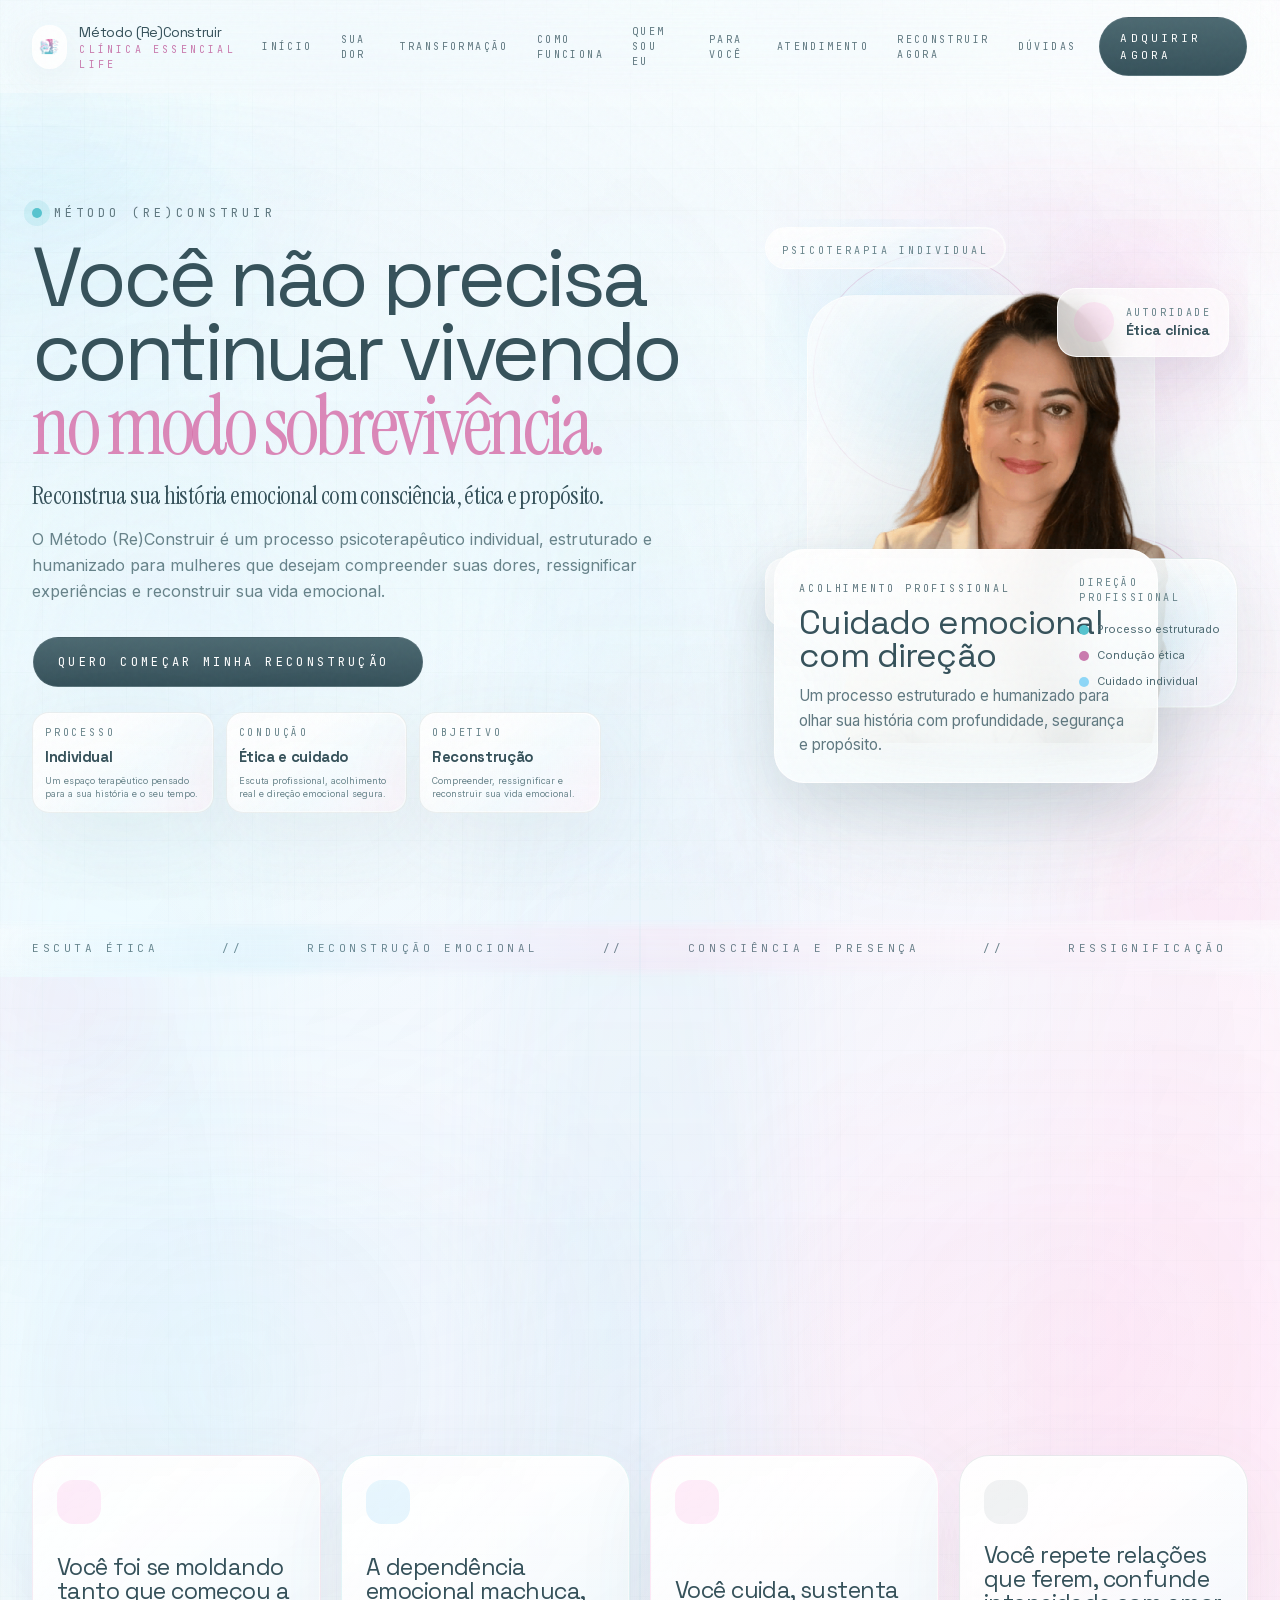
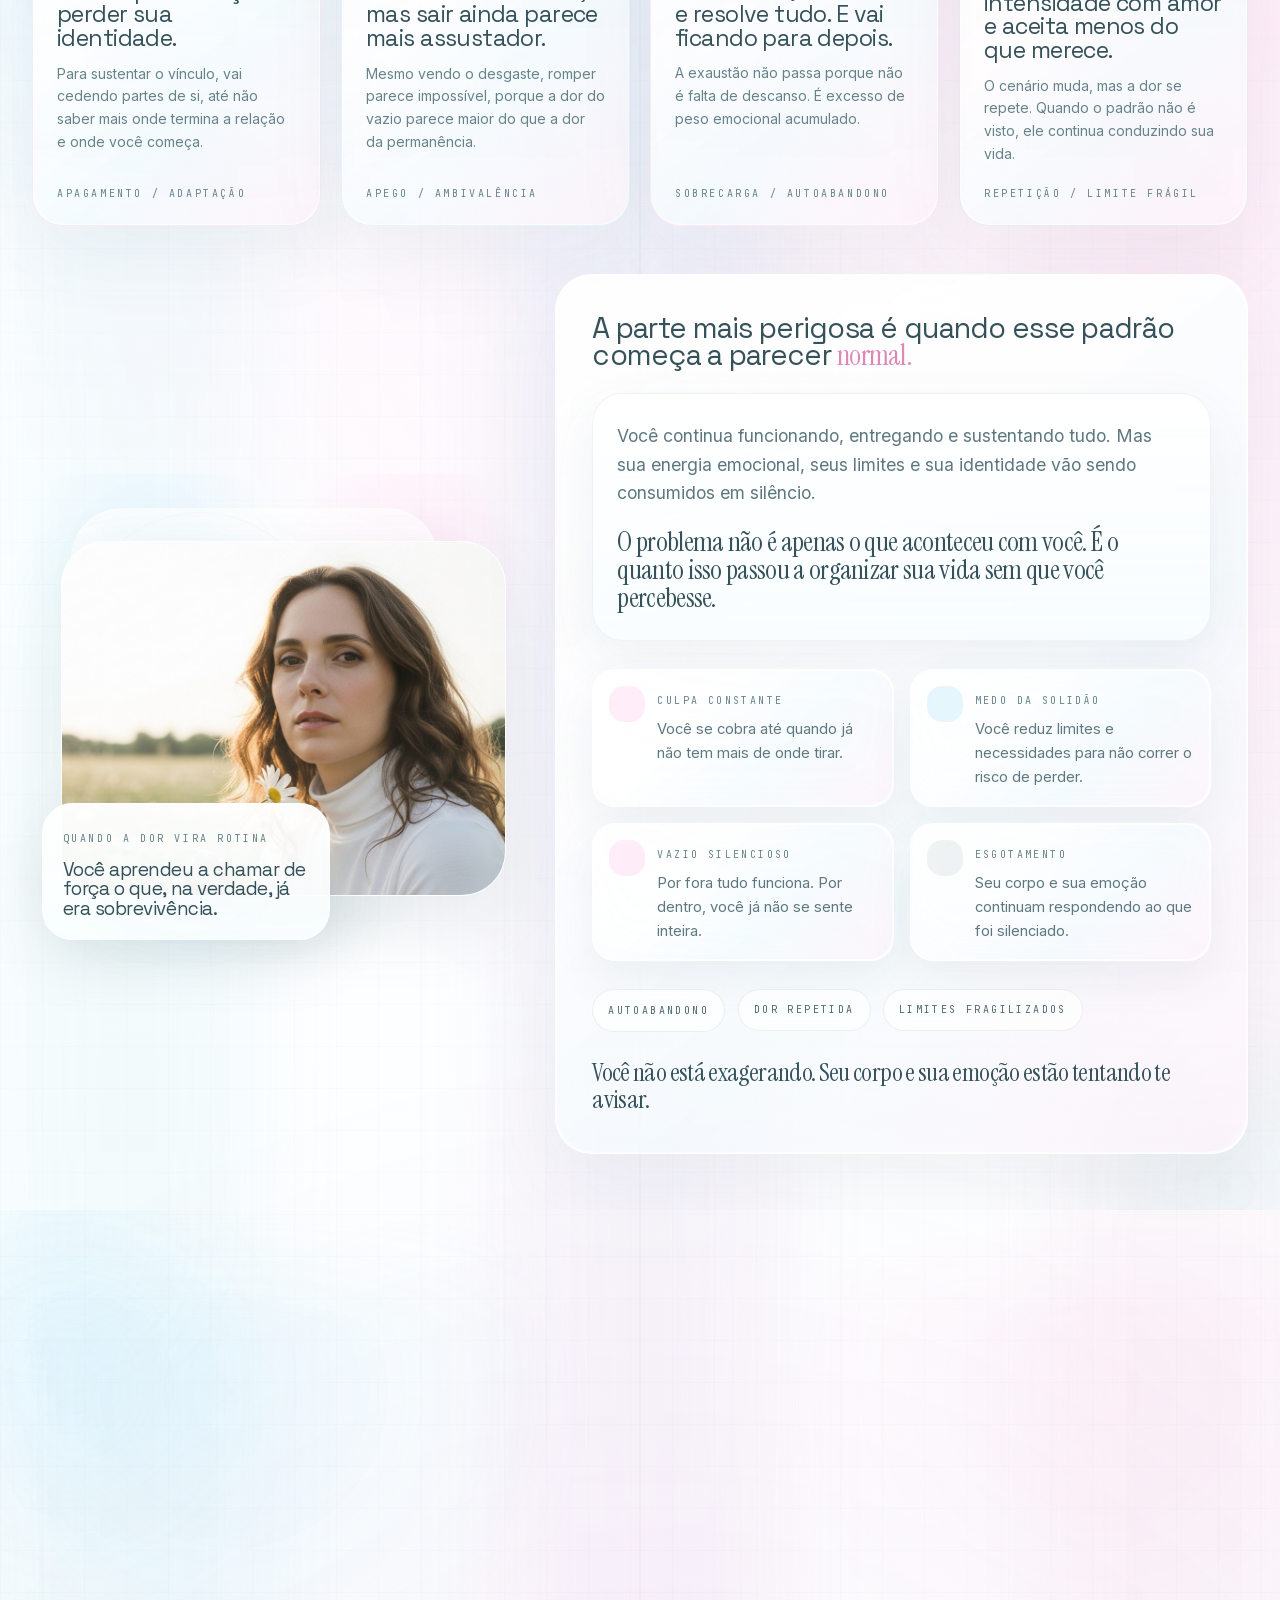
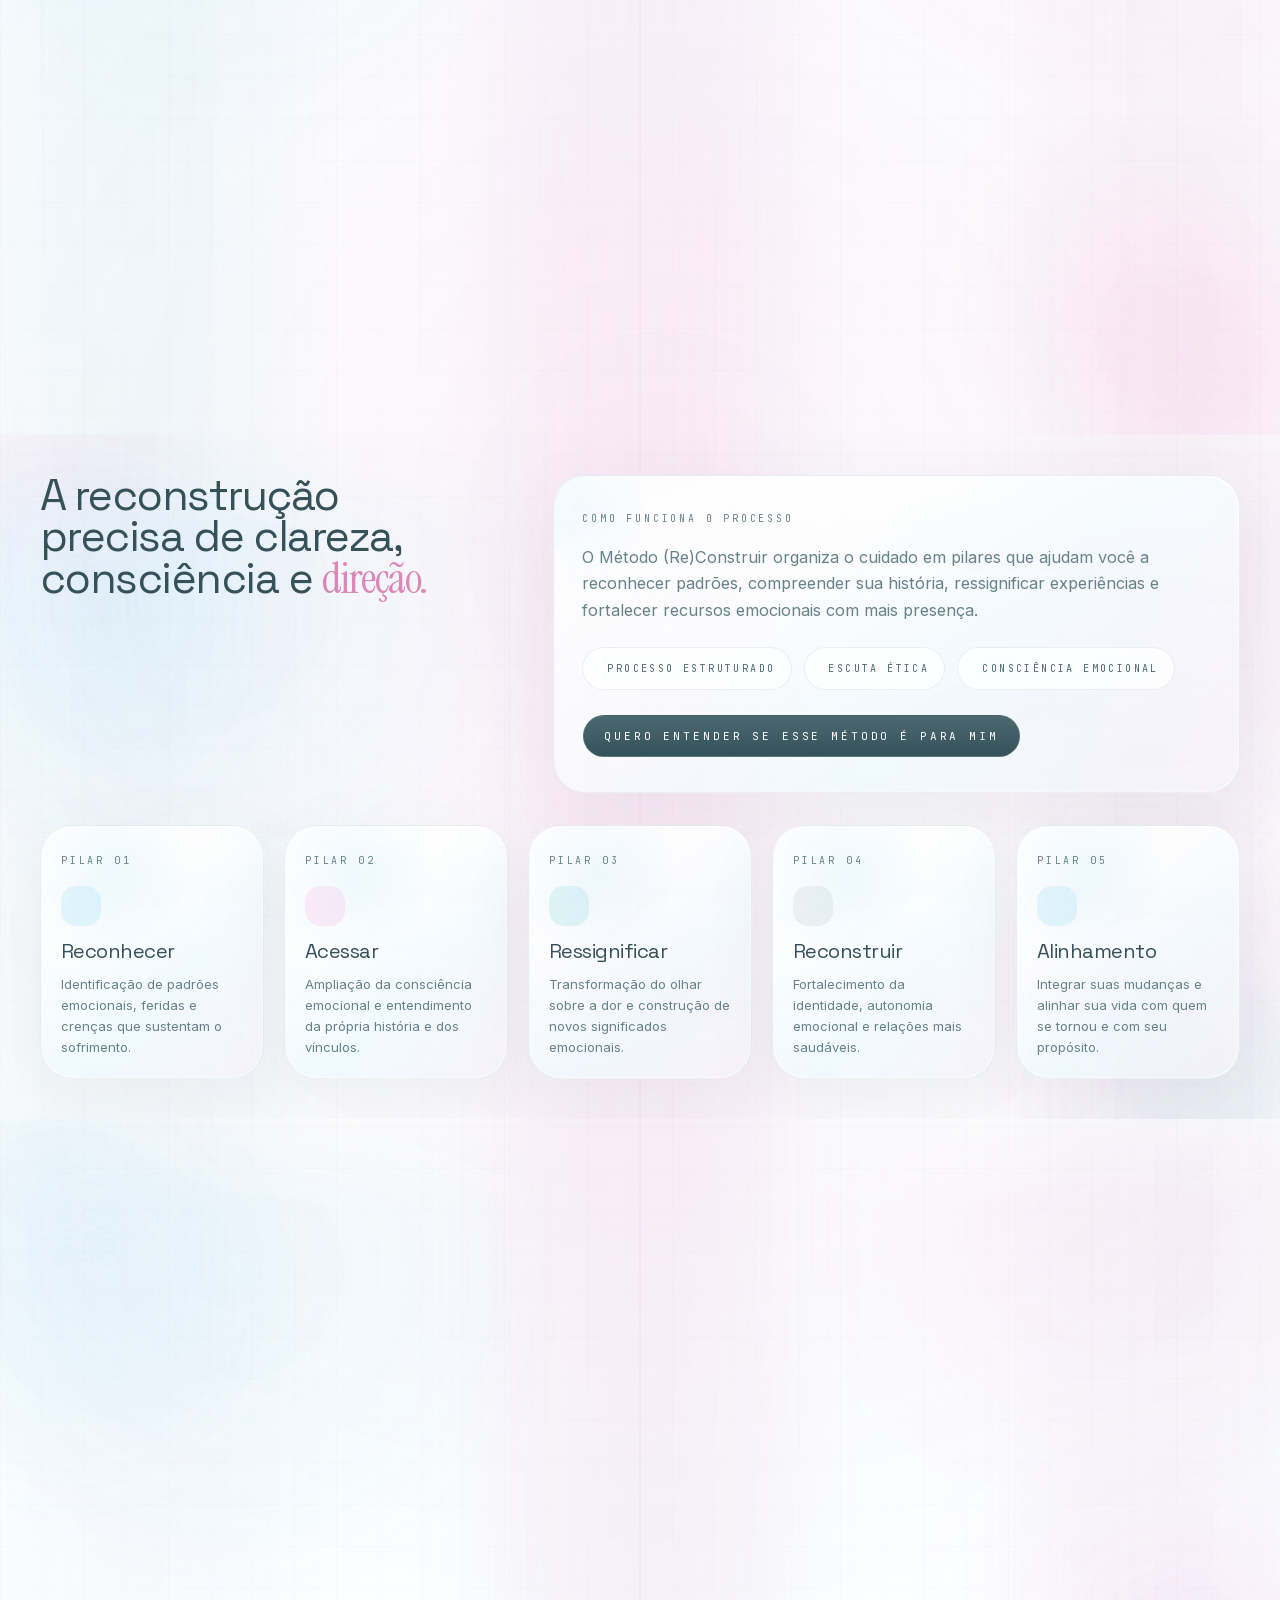
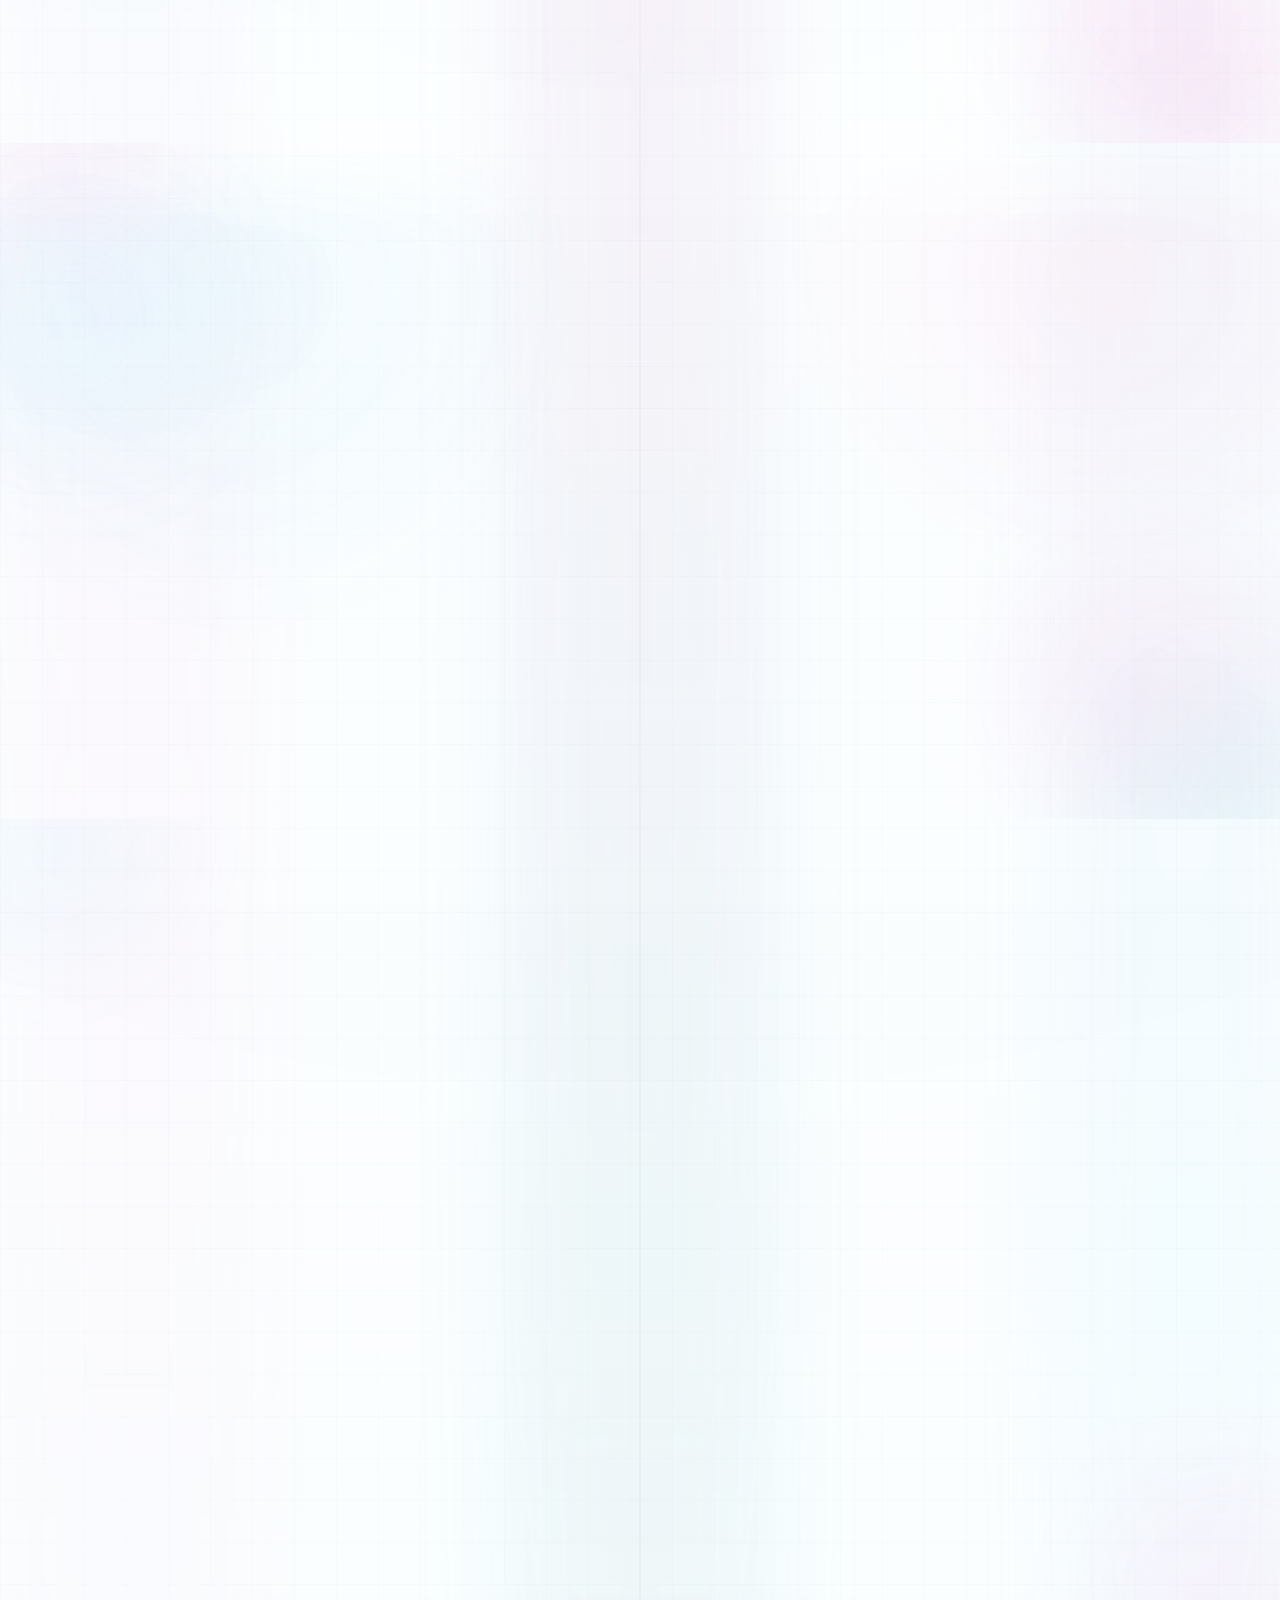
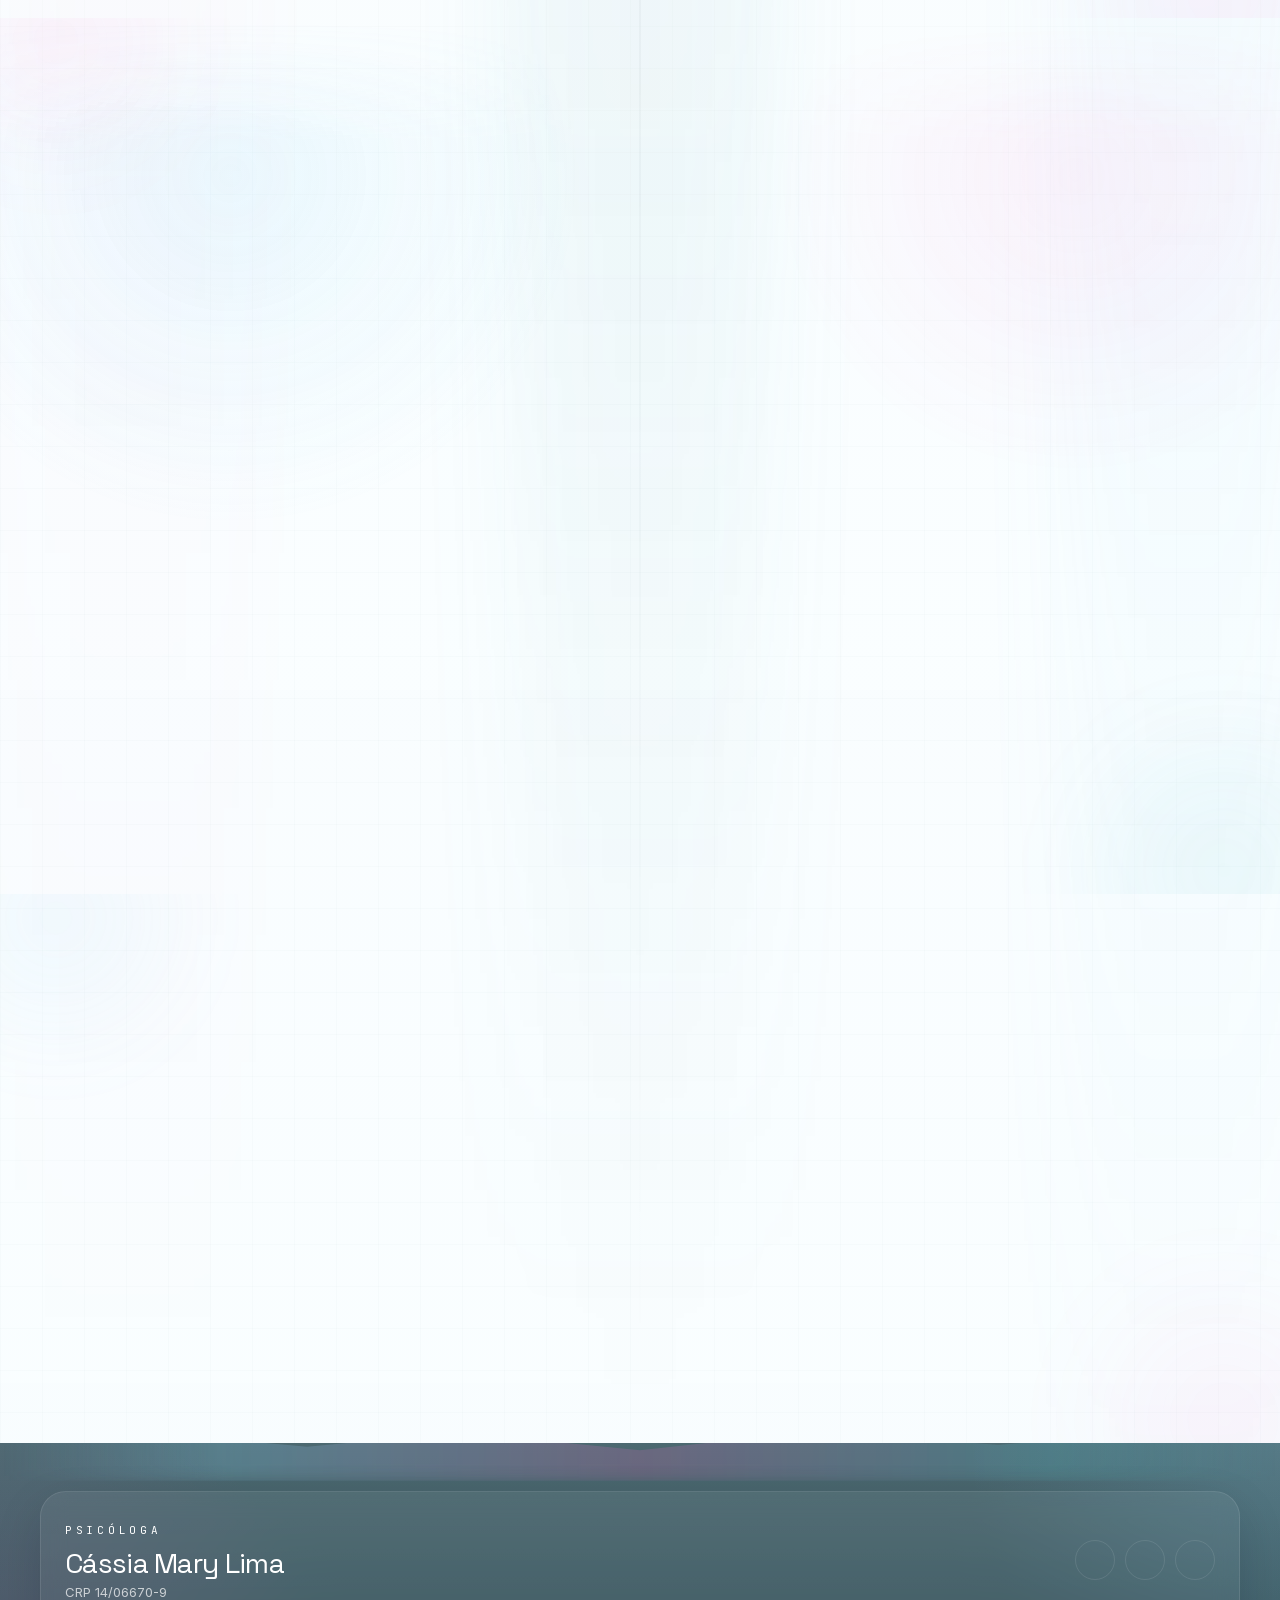
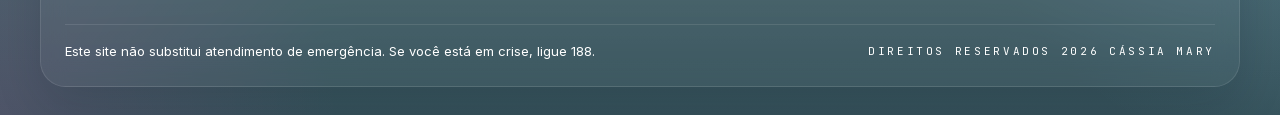
<file: index.html>
﻿<!doctype html>
<html class="scroll-smooth" lang="pt-BR">
  <head>
    <meta charset="utf-8" />
    <meta content="width=device-width, initial-scale=1.0" name="viewport" />
    <title>Método (Re)Construir</title>
    <script src="assets/templates/digital-architect.aura.build/assets/resource_3fa48481346f.js"></script>
    <script src="assets/templates/digital-architect.aura.build/assets/iconify-icon_d39ffc6e4c56.js"></script>
    <link
      href="assets/templates/digital-architect.aura.build/assets/css2_19fd9cc6b396.css"
      rel="stylesheet"
    />
    <link
      href="assets/templates/animations-gemini/assets/css2_8e191ef32247.css"
      rel="stylesheet"
    />
    <link
      href="assets/templates/animations-gemini/assets/css2_2b2d87bc82d8.css"
      rel="stylesheet"
    />
    <link
      href="assets/templates/animations-gemini2/assets/css2_604c95cc5779.css"
      rel="stylesheet"
    />

    <script src="assets/js/shared/tailwind-config.js"></script>
    <link href="assets/css/shared/blossom-core.css" rel="stylesheet" />
    <link href="assets/css/pages/home.css" rel="stylesheet" />
  </head>

  <body
    class="antialiased min-h-screen selection:bg-[#4C6971] selection:text-white"
  >
    <div class="noise"></div>

    <div
      class="page-shell w-full bg-white/55 backdrop-blur-sm relative min-h-screen"
    >
      <div
        class="absolute inset-0 bg-grid opacity-40 pointer-events-none"
      ></div>
      <div class="page-flow page-flow-left" aria-hidden="true"></div>
      <div class="page-flow page-flow-center" aria-hidden="true"></div>
      <div class="page-flow page-flow-right" aria-hidden="true"></div>

      <header class="sticky top-0 z-50 bg-white/76 backdrop-blur-xl">
        <div class="px-6 md:px-8 py-4 flex items-center justify-between gap-4">
          <div class="flex items-center gap-3">
            <div
              class="w-11 h-11 rounded-[1.35rem] overflow-hidden border border-white/80 bg-white/90 flex items-center justify-center shadow-[0_12px_40px_rgba(76,105,113,0.08)]"
            >
              <img
                src="assets/images/logo.png"
                alt="Clínica Essencial Life"
                class="w-full h-full object-contain p-1"
              />
            </div>
            <div>
              <span
                class="block text-sm font-display tracking-tight text-[#35515A]"
                >Método (Re)Construir</span
              >
              <span
                class="block text-[10px] font-mono uppercase tracking-[0.32em] text-[#CA7AAE]"
                >Clínica Essencial Life</span
              >
            </div>
          </div>

          <nav
            class="hidden lg:flex items-center gap-4 text-[10px] font-mono uppercase tracking-[0.24em] text-[#5F7880]"
          >
            <a
              href="#hero"
              class="focus-ring-target rounded-full px-1.5 py-1 hover:text-[#35515A] transition-colors"
              >Início</a
            >
            <a
              href="#problema"
              class="focus-ring-target rounded-full px-1.5 py-1 hover:text-[#35515A] transition-colors"
              >Sua dor</a
            >
            <a
              href="#transformacao"
              class="focus-ring-target rounded-full px-1.5 py-1 hover:text-[#35515A] transition-colors"
              >Transformação</a
            >
            <a
              href="#metodo"
              class="focus-ring-target rounded-full px-1.5 py-1 hover:text-[#35515A] transition-colors"
              >Como funciona</a
            >
            <a
              href="#autoridade"
              class="focus-ring-target rounded-full px-1.5 py-1 hover:text-[#35515A] transition-colors"
              >Quem sou eu</a
            >
            <a
              href="#para-quem-e"
              class="focus-ring-target rounded-full px-1.5 py-1 hover:text-[#35515A] transition-colors"
              >Para você</a
            >
            <a
              href="#formatos"
              class="focus-ring-target rounded-full px-1.5 py-1 hover:text-[#35515A] transition-colors"
              >Atendimento</a
            >
            <a
              href="#cta-final"
              class="focus-ring-target rounded-full px-1.5 py-1 hover:text-[#35515A] transition-colors"
              >Reconstruir agora</a
            >
            <a
              href="#faq"
              class="focus-ring-target rounded-full px-1.5 py-1 hover:text-[#35515A] transition-colors"
              >Dúvidas</a
            >
          </nav>

          <a
            href="https://chk.eduzz.com/797Z72VV0E"
            target="_blank"
            rel="noopener"
            class="btn-beam focus-ring-target px-[1px] py-[1px] rounded-full"
            data-magnetic
          >
            <span
              class="btn-beam-content px-5 py-3 rounded-full text-[11px] font-mono uppercase tracking-[0.28em]"
              >Adquirir Agora</span
            >
          </a>
        </div>
      </header>

      <main class="story-main relative z-10">
        <!-- SECTION: hero -->
        <section
          class="bloom-section relative min-h-[calc(100svh-73px)] overflow-hidden"
          id="hero"
        >
          <div
            class="section-backdrop absolute inset-0 bg-[radial-gradient(circle_at_top_left,_rgba(141,215,247,0.22),_transparent_26%),radial-gradient(circle_at_82%_14%,_rgba(255,104,200,0.1),_transparent_24%)]"
          ></div>
          <div
            class="petal petal-cyan left-[7%] top-[6%]"
            style="animation-duration: 18s; animation-delay: -2s"
          ></div>
          <div
            class="petal petal-pink left-[18%] top-[10%]"
            style="animation-duration: 14s; animation-delay: -5s"
          ></div>
          <div
            class="petal petal-sky left-[72%] top-[8%]"
            style="animation-duration: 16s; animation-delay: -7s"
          ></div>
          <div
            class="petal petal-pink left-[84%] top-[14%]"
            style="animation-duration: 18s; animation-delay: -10s"
          ></div>
          <div
            class="petal petal-cyan left-[58%] top-[3%]"
            style="animation-duration: 15s; animation-delay: -4s"
          ></div>

          <div
            class="relative z-10 px-6 md:px-8 py-6 md:py-8 lg:py-10 grid grid-cols-1 lg:grid-cols-12 gap-8 lg:gap-10 items-center min-h-[calc(100svh-73px)]"
          >
            <div class="lg:col-span-7">
              <div
                class="inline-flex items-center gap-3 mb-5 reveal-up delay-100"
              >
                <span
                  class="w-2.5 h-2.5 rounded-full bg-[#56C4CF] shadow-[0_0_0_8px_rgba(86,196,207,0.16)]"
                ></span>
                <span
                  class="text-[11px] md:text-xs font-mono uppercase tracking-[0.34em] text-[#5F7880]"
                  >Método (Re)Construir</span
                >
              </div>

              <h1
                class="reveal font-display text-[2.7rem] sm:text-[3.35rem] md:text-[4.35rem] lg:text-[5.15rem] leading-[0.9] tracking-[-0.05em] text-[#35515A] mb-5"
                id="hero-title"
              >
                <span class="text-reveal-wrapper block"
                  ><span class="text-reveal-content"
                    >Você não precisa</span
                  ></span
                >
                <span class="text-reveal-wrapper block"
                  ><span class="text-reveal-content delay-100"
                    >continuar vivendo</span
                  ></span
                >
                <span class="text-reveal-wrapper block"
                  ><span
                    class="text-reveal-content delay-200 font-editorial text-outline"
                    >no modo sobrevivência.</span
                  ></span
                >
              </h1>

              <p
                class="text-[1.2rem] md:text-[1.55rem] leading-[1.08] font-editorial tracking-tight text-[#35515A] max-w-2xl reveal-up delay-100"
              >
                Reconstrua sua história emocional com consciência, ética e
                propósito.
              </p>

              <p
                class="mt-4 text-base md:text-[1rem] leading-relaxed text-[#67838A] max-w-2xl reveal-up delay-200"
              >
                O Método (Re)Construir é um processo psicoterapêutico
                individual, estruturado e humanizado para mulheres que desejam
                compreender suas dores, ressignificar experiências e reconstruir
                sua vida emocional.
              </p>

              <div
                class="mt-6 md:mt-8 flex flex-wrap gap-4 reveal-up delay-200"
              >
                <a
                  href="https://chk.eduzz.com/797Z72VV0E"
                  target="_blank"
                  rel="noopener"
                  class="btn-beam focus-ring-target px-[1px] py-[1px] rounded-full"
                  data-magnetic
                >
                  <span
                    class="btn-beam-content px-6 py-4 rounded-full text-xs font-mono uppercase tracking-[0.28em] gap-2"
                  >
                    Quero começar minha reconstrução
                    <iconify-icon
                      icon="solar:arrow-right-linear"
                      class="text-base"
                    ></iconify-icon>
                  </span>
                </a>
              </div>

              <div
                class="mt-6 grid grid-cols-1 gap-3 reveal-up delay-200 sm:inline-grid sm:w-fit sm:max-w-full sm:grid-cols-[repeat(3,minmax(0,11.35rem))]"
              >
                <div
                  class="soft-panel rounded-[1.05rem] border border-[rgba(76,105,113,0.1)] px-3 py-3"
                >
                  <span
                    class="block text-[10px] font-mono uppercase tracking-[0.28em] text-[#67838A]"
                    >processo</span
                  >
                  <strong
                    class="mt-1.5 block text-[0.92rem] font-display tracking-tight text-[#35515A]"
                    >Individual</strong
                  >
                  <span
                    class="mt-1.5 block text-[9px] leading-[1.45] text-[#67838A]"
                    >Um espaço terapêutico pensado para a sua história e o seu
                    tempo.</span
                  >
                </div>

                <div
                  class="soft-panel rounded-[1.05rem] border border-[rgba(76,105,113,0.1)] px-3 py-3"
                >
                  <span
                    class="block text-[10px] font-mono uppercase tracking-[0.28em] text-[#67838A]"
                    >condução</span
                  >
                  <strong
                    class="mt-1.5 block text-[0.92rem] font-display tracking-tight text-[#35515A]"
                    >Ética e cuidado</strong
                  >
                  <span
                    class="mt-1.5 block text-[9px] leading-[1.45] text-[#67838A]"
                    >Escuta profissional, acolhimento real e direção emocional
                    segura.</span
                  >
                </div>

                <div
                  class="soft-panel rounded-[1.05rem] border border-[rgba(76,105,113,0.1)] px-3 py-3"
                >
                  <span
                    class="block text-[10px] font-mono uppercase tracking-[0.28em] text-[#67838A]"
                    >objetivo</span
                  >
                  <strong
                    class="mt-1.5 block text-[0.92rem] font-display tracking-tight text-[#35515A]"
                    >Reconstrução</strong
                  >
                  <span
                    class="mt-1.5 block text-[9px] leading-[1.45] text-[#67838A]"
                    >Compreender, ressignificar e reconstruir sua vida
                    emocional.</span
                  >
                </div>
              </div>
            </div>

            <div class="lg:col-span-5 relative">
              <div
                class="relative min-h-[36rem] sm:min-h-[38rem] lg:min-h-[36rem] reveal-up delay-200"
              >
                <div
                  class="absolute inset-0 bg-[radial-gradient(circle_at_24%_18%,_rgba(141,215,247,0.2),_transparent_24%),radial-gradient(circle_at_78%_20%,_rgba(255,104,200,0.12),_transparent_24%)]"
                ></div>
                <div
                  class="orbital-bloom w-[15rem] h-[15rem] top-[6%] left-[10%] bg-[radial-gradient(circle,_rgba(141,215,247,0.24),_transparent_72%)]"
                ></div>
                <div
                  class="orbital-bloom w-[10rem] h-[10rem] bottom-[17%] right-[8%] bg-[radial-gradient(circle,_rgba(255,104,200,0.14),_transparent_72%)]"
                  style="animation-delay: -1.6s"
                ></div>

                <div
                  class="absolute top-2 left-0 px-4 py-2 rounded-full glass-panel border border-white/70"
                >
                  <span
                    class="text-[10px] font-mono uppercase tracking-[0.3em] text-[#67838A]"
                    >psicoterapia individual</span
                  >
                </div>

                <div class="absolute inset-x-[2%] top-[6%] bottom-[36%] md:top-[10%] md:bottom-[9%]">
                  <div
                    class="absolute left-[7%] right-[18%] top-[4%] bottom-[18%] hidden md:block rounded-[3rem] border border-white/70 bg-[linear-gradient(180deg,rgba(255,255,255,0.82),rgba(255,255,255,0.24))] backdrop-blur-lg"
                  ></div>
                  <div
                    class="absolute left-[14%] right-[9%] bottom-[5%] h-[12%] rounded-full bg-[radial-gradient(circle,_rgba(76,105,113,0.16),_transparent_72%)] blur-xl"
                  ></div>
                  <img
                    src="assets/images/cassia.png"
                    alt="Especialista do Método (Re)Construir"
                    class="absolute inset-x-0 bottom-0 h-full w-full object-contain object-bottom animate-[floatSoft_8s_ease-in-out_infinite] drop-shadow-[0_34px_72px_rgba(76,105,113,0.24)]"
                  />
                </div>

                <div
                  class="floating-note top-[12%] right-[4%] hidden md:flex"
                  style="animation-delay: -0.8s"
                >
                  <span
                    class="w-10 h-10 rounded-full bg-[rgba(255,104,200,0.12)] flex items-center justify-center text-[#CA7AAE]"
                  >
                    <iconify-icon
                      icon="solar:shield-check-linear"
                      class="text-xl"
                    ></iconify-icon>
                  </span>
                  <div>
                    <span
                      class="block text-[10px] font-mono uppercase tracking-[0.26em] text-[#67838A]"
                      >autoridade</span
                    >
                    <strong
                      class="block text-sm font-display tracking-tight text-[#35515A]"
                      >Ética clínica</strong
                    >
                  </div>
                </div>

                <div
                  class="floating-note bottom-[29%] left-0 hidden lg:flex"
                  style="animation-delay: -2.2s"
                >
                  <span
                    class="w-10 h-10 rounded-full bg-[rgba(141,215,247,0.22)] flex items-center justify-center text-[#35515A]"
                  >
                    <iconify-icon
                      icon="solar:heart-angle-linear"
                      class="text-xl"
                    ></iconify-icon>
                  </span>
                  <div>
                    <span
                      class="block text-[10px] font-mono uppercase tracking-[0.26em] text-[#67838A]"
                      >acolhimento</span
                    >
                    <strong
                      class="block text-sm font-display tracking-tight text-[#35515A]"
                      >Escuta humanizada</strong
                    >
                  </div>
                </div>

                <div
                  class="absolute right-[2%] bottom-[15%] hidden md:block sales-panel p-4 w-[11rem]"
                  style="animation: floatSoft 8.2s ease-in-out infinite"
                >
                  <span
                    class="block text-[10px] font-mono uppercase tracking-[0.24em] text-[#67838A]"
                    >direção profissional</span
                  >
                  <div class="mt-4 space-y-2">
                    <div class="flex items-center gap-2">
                      <span
                        class="w-2.5 h-2.5 rounded-full bg-[#56C4CF]"
                      ></span>
                      <span class="text-[11px] leading-relaxed text-[#4C6971]"
                        >Processo estruturado</span
                      >
                    </div>
                    <div class="flex items-center gap-2">
                      <span
                        class="w-2.5 h-2.5 rounded-full bg-[#CA7AAE]"
                      ></span>
                      <span class="text-[11px] leading-relaxed text-[#4C6971]"
                        >Condução ética</span
                      >
                    </div>
                    <div class="flex items-center gap-2">
                      <span
                        class="w-2.5 h-2.5 rounded-full bg-[#8DD7F7]"
                      ></span>
                      <span class="text-[11px] leading-relaxed text-[#4C6971]"
                        >Cuidado individual</span
                      >
                    </div>
                  </div>
                </div>

                <div
                  class="absolute bottom-0 left-0 right-[10%] md:left-[2%] md:right-auto md:bottom-[2%] md:max-w-[24rem]"
                >
                  <div
                    class="absolute inset-0 rounded-[2rem] bg-[radial-gradient(circle_at_center,_rgba(141,215,247,0.18),_rgba(255,255,255,0.02)_58%,_transparent_76%)] blur-2xl"
                  ></div>
                  <div
                    class="relative p-5 md:p-6 rounded-[1.9rem] bg-[linear-gradient(180deg,rgba(255,255,255,0.96),rgba(249,254,255,0.9))] border border-white/90 backdrop-blur-xl shadow-[0_26px_64px_rgba(76,105,113,0.16)]"
                  >
                    <span
                      class="text-[10px] font-mono uppercase tracking-[0.28em] text-[#5F7880]"
                      >acolhimento profissional</span
                    >
                    <h2
                      class="mt-2 text-[1.9rem] md:text-[2.15rem] leading-[0.96] font-display tracking-tight text-[#35515A]"
                    >
                      Cuidado emocional com direção
                    </h2>
                    <p
                      class="mt-3 text-[0.95rem] leading-relaxed text-[#5F7880]"
                    >
                      Um processo estruturado e humanizado para olhar sua
                      história com profundidade, segurança e propósito.
                    </p>
                  </div>
                </div>
              </div>
            </div>
          </div>
        </section>
        <div class="story-band bg-white/72 overflow-hidden">
          <div class="marquee-container py-5">
            <div class="marquee-content">
              <span
                class="mx-8 text-[11px] font-mono uppercase tracking-[0.32em] text-[#67838A]"
                >escuta ética</span
              >
              <span
                class="mx-8 text-[11px] font-mono uppercase tracking-[0.32em] text-[#67838A]"
                >//</span
              >
              <span
                class="mx-8 text-[11px] font-mono uppercase tracking-[0.32em] text-[#67838A]"
                >reconstrução emocional</span
              >
              <span
                class="mx-8 text-[11px] font-mono uppercase tracking-[0.32em] text-[#67838A]"
                >//</span
              >
              <span
                class="mx-8 text-[11px] font-mono uppercase tracking-[0.32em] text-[#67838A]"
                >consciência e presença</span
              >
              <span
                class="mx-8 text-[11px] font-mono uppercase tracking-[0.32em] text-[#67838A]"
                >//</span
              >
              <span
                class="mx-8 text-[11px] font-mono uppercase tracking-[0.32em] text-[#67838A]"
                >ressignificação</span
              >
              <span
                class="mx-8 text-[11px] font-mono uppercase tracking-[0.32em] text-[#67838A]"
                >//</span
              >
              <span
                class="mx-8 text-[11px] font-mono uppercase tracking-[0.32em] text-[#67838A]"
                >limites saudáveis</span
              >
              <span
                class="mx-8 text-[11px] font-mono uppercase tracking-[0.32em] text-[#67838A]"
                >//</span
              >
              <span
                class="mx-8 text-[11px] font-mono uppercase tracking-[0.32em] text-[#67838A]"
                >cuidado individual</span
              >
              <span
                class="mx-8 text-[11px] font-mono uppercase tracking-[0.32em] text-[#67838A]"
                >//</span
              >
            </div>
            <div class="marquee-content" aria-hidden="true">
              <span
                class="mx-8 text-[11px] font-mono uppercase tracking-[0.32em] text-[#67838A]"
                >escuta ética</span
              >
              <span
                class="mx-8 text-[11px] font-mono uppercase tracking-[0.32em] text-[#67838A]"
                >//</span
              >
              <span
                class="mx-8 text-[11px] font-mono uppercase tracking-[0.32em] text-[#67838A]"
                >reconstrução emocional</span
              >
              <span
                class="mx-8 text-[11px] font-mono uppercase tracking-[0.32em] text-[#67838A]"
                >//</span
              >
              <span
                class="mx-8 text-[11px] font-mono uppercase tracking-[0.32em] text-[#67838A]"
                >consciência e presença</span
              >
              <span
                class="mx-8 text-[11px] font-mono uppercase tracking-[0.32em] text-[#67838A]"
                >//</span
              >
              <span
                class="mx-8 text-[11px] font-mono uppercase tracking-[0.32em] text-[#67838A]"
                >ressignificação</span
              >
              <span
                class="mx-8 text-[11px] font-mono uppercase tracking-[0.32em] text-[#67838A]"
                >//</span
              >
              <span
                class="mx-8 text-[11px] font-mono uppercase tracking-[0.32em] text-[#67838A]"
                >limites saudáveis</span
              >
              <span
                class="mx-8 text-[11px] font-mono uppercase tracking-[0.32em] text-[#67838A]"
                >//</span
              >
              <span
                class="mx-8 text-[11px] font-mono uppercase tracking-[0.32em] text-[#67838A]"
                >cuidado individual</span
              >
              <span
                class="mx-8 text-[11px] font-mono uppercase tracking-[0.32em] text-[#67838A]"
                >//</span
              >
            </div>
          </div>
        </div>
        <!-- SECTION: problema -->
        <section
          class="bloom-section relative z-10 overflow-hidden"
          id="problema"
        >
          <div
            class="section-backdrop absolute inset-0 bg-[radial-gradient(circle_at_18%_22%,_rgba(141,215,247,0.16),_transparent_28%),radial-gradient(circle_at_84%_20%,_rgba(255,104,200,0.08),_transparent_24%)]"
          ></div>
          <div class="relative z-10 px-6 md:px-8 pt-14 md:pt-16 pb-10 md:pb-12">
            <div class="mx-auto max-w-[76rem] text-center">
              <div
                class="inline-flex items-center gap-3 px-4 py-2 rounded-full glass-panel border border-white/70 reveal-up delay-100 mx-auto"
              >
                <span class="w-2 h-2 rounded-full bg-[#56C4CF]"></span>
                <span
                  class="text-[11px] font-mono uppercase tracking-[0.28em] text-[#5F7880]"
                  >sinais silenciosos</span
                >
              </div>

              <h2
                class="mt-7 reveal font-display text-[1.55rem] sm:text-[1.8rem] md:text-[2.15rem] lg:text-[2.35rem] leading-[1.04] tracking-[-0.035em] text-[#35515A] max-w-[42rem] mx-auto"
              >
                <span class="text-reveal-wrapper" style="display: block"
                  ><span class="text-reveal-content"
                    >Se por fora você segue</span
                  ></span
                >
                <span class="text-reveal-wrapper" style="display: block"
                  ><span
                    class="text-reveal-content delay-100 font-editorial text-outline"
                    >funcionando,</span
                  ></span
                >
                <span class="text-reveal-wrapper" style="display: block"
                  ><span class="text-reveal-content delay-200"
                    >por dentro talvez já esteja no
                    <span class="font-editorial text-outline inline-block"
                      >limite.</span
                    ></span
                  ></span
                >
              </h2>

              <p
                class="mt-6 max-w-[46rem] mx-auto text-[1.02rem] md:text-[1.14rem] leading-relaxed text-[#67838A] reveal delay-200"
              >
                O problema raramente começa como crise. Ele começa quando a dor
                vira rotina, a culpa vira regra e você se acostuma a sobreviver
                em relações, exigências e silenciamentos que vão apagando quem
                você é.
              </p>

              <p
                class="mt-6 max-w-[38rem] mx-auto text-[1.2rem] md:text-[1.45rem] leading-[1.08] font-editorial tracking-tight text-[#35515A] reveal-up delay-300"
              >
                Quanto mais isso parece normal, mais difícil fica perceber o
                quanto está doendo.
              </p>
            </div>

            <div
              class="mt-12 grid grid-cols-1 md:grid-cols-2 xl:grid-cols-4 gap-5"
            >
              <article
                class="flashlight-card reveal-up rounded-[1.9rem] border border-[rgba(202,122,174,0.14)] soft-panel p-6 min-h-[220px] flex flex-col justify-between"
                onmousemove="updateFlashlight(event, this)"
              >
                <div
                  class="w-11 h-11 rounded-[1rem] bg-[rgba(255,104,200,0.12)] flex items-center justify-center text-[#CA7AAE]"
                >
                  <iconify-icon
                    icon="solar:user-heart-linear"
                    class="text-[1.2rem]"
                  ></iconify-icon>
                </div>
                <div class="mt-5">
                  <h3
                    class="text-[1.45rem] leading-[1.02] font-display tracking-tight text-[#35515A]"
                  >
                    Você foi se moldando tanto que começou a perder sua
                    identidade.
                  </h3>
                  <p class="mt-3 text-sm leading-relaxed text-[#67838A]">
                    Para sustentar o vínculo, vai cedendo partes de si, até não
                    saber mais onde termina a relação e onde você começa.
                  </p>
                </div>
                <span
                  class="mt-5 text-[10px] font-mono uppercase tracking-[0.26em] text-[#67838A]"
                  >apagamento / adaptação</span
                >
              </article>

              <article
                class="flashlight-card reveal-up delay-100 rounded-[1.9rem] border border-[rgba(86,196,207,0.16)] soft-panel p-6 min-h-[220px] flex flex-col justify-between"
                onmousemove="updateFlashlight(event, this)"
              >
                <div
                  class="w-11 h-11 rounded-[1rem] bg-[rgba(141,215,247,0.2)] flex items-center justify-center text-[#35515A]"
                >
                  <iconify-icon
                    icon="solar:link-broken-minimalistic-linear"
                    class="text-[1.2rem]"
                  ></iconify-icon>
                </div>
                <div class="mt-5">
                  <h3
                    class="text-[1.45rem] leading-[1.02] font-display tracking-tight text-[#35515A]"
                  >
                    A dependência emocional machuca, mas sair ainda parece mais
                    assustador.
                  </h3>
                  <p class="mt-3 text-sm leading-relaxed text-[#67838A]">
                    Mesmo vendo o desgaste, romper parece impossível, porque a
                    dor do vazio parece maior do que a dor da permanência.
                  </p>
                </div>
                <span
                  class="mt-5 text-[10px] font-mono uppercase tracking-[0.26em] text-[#67838A]"
                  >apego / ambivalência</span
                >
              </article>

              <article
                class="flashlight-card reveal-up delay-200 rounded-[1.9rem] border border-[rgba(255,104,200,0.14)] soft-panel p-6 min-h-[220px] flex flex-col justify-between"
                onmousemove="updateFlashlight(event, this)"
              >
                <div
                  class="w-11 h-11 rounded-[1rem] bg-[rgba(255,104,200,0.12)] flex items-center justify-center text-[#CA7AAE]"
                >
                  <iconify-icon
                    icon="solar:heart-broken-linear"
                    class="text-[1.2rem]"
                  ></iconify-icon>
                </div>
                <div class="mt-5">
                  <h3
                    class="text-[1.45rem] leading-[1.02] font-display tracking-tight text-[#35515A]"
                  >
                    Você cuida, sustenta e resolve tudo. E vai ficando para
                    depois.
                  </h3>
                  <p class="mt-3 text-sm leading-relaxed text-[#67838A]">
                    A exaustão não passa porque não é falta de descanso. É
                    excesso de peso emocional acumulado.
                  </p>
                </div>
                <span
                  class="mt-5 text-[10px] font-mono uppercase tracking-[0.26em] text-[#67838A]"
                  >sobrecarga / autoabandono</span
                >
              </article>

              <article
                class="flashlight-card reveal-up delay-300 rounded-[1.9rem] border border-[rgba(76,105,113,0.12)] soft-panel p-6 min-h-[220px] flex flex-col justify-between"
                onmousemove="updateFlashlight(event, this)"
              >
                <div
                  class="w-11 h-11 rounded-[1rem] bg-[rgba(76,105,113,0.08)] flex items-center justify-center text-[#4C6971]"
                >
                  <iconify-icon
                    icon="solar:danger-circle-linear"
                    class="text-[1.2rem]"
                  ></iconify-icon>
                </div>
                <div class="mt-5">
                  <h3
                    class="text-[1.45rem] leading-[1.02] font-display tracking-tight text-[#35515A]"
                  >
                    Você repete relações que ferem, confunde intensidade com
                    amor e aceita menos do que merece.
                  </h3>
                  <p class="mt-3 text-sm leading-relaxed text-[#67838A]">
                    O cenário muda, mas a dor se repete. Quando o padrão não é
                    visto, ele continua conduzindo sua vida.
                  </p>
                </div>
                <span
                  class="mt-5 text-[10px] font-mono uppercase tracking-[0.26em] text-[#67838A]"
                  >repetição / limite frágil</span
                >
              </article>
            </div>
          </div>

          <div class="relative z-10 px-6 md:px-8 pb-12 md:pb-14">
            <div
              class="grid grid-cols-1 lg:grid-cols-12 gap-8 lg:gap-10 items-center"
            >
              <div class="lg:col-span-5">
                <div
                  class="relative min-h-[24rem] sm:min-h-[27rem] md:min-h-[30rem] reveal-up delay-100"
                >
                  <div
                    class="absolute inset-0 bg-[radial-gradient(circle_at_24%_18%,_rgba(141,215,247,0.18),_transparent_24%),radial-gradient(circle_at_78%_20%,_rgba(255,104,200,0.12),_transparent_24%)]"
                  ></div>
                  <div
                    class="orbital-bloom w-[15rem] h-[15rem] top-[8%] left-[10%] bg-[radial-gradient(circle,_rgba(141,215,247,0.2),_transparent_72%)]"
                  ></div>
                  <div
                    class="orbital-bloom w-[10rem] h-[10rem] bottom-[14%] right-[8%] bg-[radial-gradient(circle,_rgba(255,104,200,0.14),_transparent_72%)]"
                    style="animation-delay: -1.8s"
                  ></div>
                  <div
                    class="absolute left-[8%] right-[16%] top-[7%] bottom-[20%] hidden md:block rounded-[3.2rem] border border-white/70 bg-[linear-gradient(180deg,rgba(255,255,255,0.8),rgba(255,255,255,0.22))] backdrop-blur-xl"
                  ></div>
                  <div
                    class="absolute left-[15%] right-[12%] bottom-[6%] h-[11%] rounded-full bg-[radial-gradient(circle,_rgba(76,105,113,0.18),_transparent_72%)] blur-xl"
                  ></div>

                  <div
                    class="absolute left-[6%] right-[2%] top-[14%] bottom-[12%] rounded-[2.8rem] overflow-hidden border border-white/80 bg-[linear-gradient(180deg,rgba(255,255,255,0.92),rgba(248,253,255,0.72))] backdrop-blur-xl shadow-[0_28px_72px_rgba(76,105,113,0.12)]"
                  >
                    <img
                      src="assets/images/mulher.jpeg"
                      alt="Mulher em momento de introspecção em um campo florido"
                      class="h-full w-full object-cover object-[58%_center] scale-[1.02]"
                    />
                    <div
                      class="absolute inset-0 bg-[linear-gradient(180deg,rgba(255,255,255,0.02),rgba(255,255,255,0.01)_34%,rgba(255,255,255,0.14))]"
                    ></div>
                  </div>

                  <div
                    class="absolute left-[2%] right-[12%] bottom-[3%] sm:right-auto sm:max-w-[18rem] reveal-up delay-200"
                  >
                    <div
                      class="absolute inset-0 rounded-[1.9rem] bg-[radial-gradient(circle_at_center,_rgba(141,215,247,0.14),_rgba(255,255,255,0.02)_56%,_transparent_80%)] blur-2xl"
                    ></div>
                    <div
                      class="relative p-5 rounded-[1.9rem] bg-[linear-gradient(180deg,rgba(255,255,255,0.96),rgba(249,254,255,0.9))] border border-white/90 backdrop-blur-xl shadow-[0_22px_58px_rgba(76,105,113,0.12)]"
                    >
                      <span
                        class="text-[10px] font-mono uppercase tracking-[0.26em] text-[#67838A]"
                        >quando a dor vira rotina</span
                      >
                      <p
                        class="mt-3 text-[1.18rem] leading-[1.04] font-display tracking-tight text-[#35515A]"
                      >
                        Você aprendeu a chamar de força o que, na verdade, já
                        era sobrevivência.
                      </p>
                    </div>
                  </div>
                </div>
              </div>

              <div class="lg:col-span-7">
                <div
                  class="soft-panel rounded-[2.3rem] border border-white/80 px-6 py-8 md:px-9 md:py-10 reveal-up delay-100"
                >
                  <h6
                    class="text-[1.1rem] md:text-[1.8rem] leading-[0.95] font-display tracking-tight text-[#35515A]"
                  >
                    A parte mais perigosa é quando esse padrão começa a parecer
                    <span class="font-editorial text-outline inline-block"
                      >normal.</span
                    >
                  </h6>

                  <div
                    class="mt-6 rounded-[1.9rem] border border-[rgba(76,105,113,0.08)] bg-[linear-gradient(180deg,rgba(255,255,255,0.96),rgba(248,253,255,0.82))] px-5 py-6 md:px-6 md:py-7 shadow-[0_20px_52px_rgba(76,105,113,0.08)]"
                  >
                    <p
                      class="text-[1rem] md:text-[1.1rem] leading-relaxed text-[#5F7880]"
                    >
                      Você continua funcionando, entregando e sustentando tudo.
                      Mas sua energia emocional, seus limites e sua identidade
                      vão sendo consumidos em silêncio.
                    </p>
                    <p
                      class="mt-5 text-[1.42rem] md:text-[1.72rem] leading-[1.02] font-editorial tracking-tight text-[#35515A]"
                    >
                      O problema não é apenas o que aconteceu com você. É o
                      quanto isso passou a organizar sua vida sem que você
                      percebesse.
                    </p>
                  </div>

                  <div
                    class="mt-7 grid grid-cols-1 sm:grid-cols-2 gap-3 md:gap-4"
                  >
                    <article
                      class="reveal-up rounded-[1.45rem] border border-white/80 glass-panel px-4 py-4 shadow-[0_18px_44px_rgba(76,105,113,0.08)] transition-all duration-500 hover:-translate-y-1 animate-[floatSoft_8.6s_ease-in-out_infinite]"
                      style="animation-delay: -0.8s"
                    >
                      <div class="flex items-start gap-3">
                        <span
                          class="w-9 h-9 shrink-0 rounded-[0.95rem] bg-[rgba(255,104,200,0.12)] flex items-center justify-center text-[#CA7AAE]"
                        >
                          <iconify-icon
                            icon="solar:bill-check-linear"
                            class="text-[1.05rem]"
                          ></iconify-icon>
                        </span>
                        <div>
                          <span
                            class="text-[10px] font-mono uppercase tracking-[0.24em] text-[#67838A]"
                            >culpa constante</span
                          >
                          <p
                            class="mt-2 text-[0.92rem] leading-relaxed text-[#5F7880]"
                          >
                            Você se cobra até quando já não tem mais de onde
                            tirar.
                          </p>
                        </div>
                      </div>
                    </article>

                    <article
                      class="reveal-up delay-100 rounded-[1.45rem] border border-white/80 glass-panel px-4 py-4 shadow-[0_18px_44px_rgba(76,105,113,0.08)] transition-all duration-500 hover:-translate-y-1 animate-[floatSoft_9.2s_ease-in-out_infinite]"
                      style="animation-delay: -2.1s"
                    >
                      <div class="flex items-start gap-3">
                        <span
                          class="w-9 h-9 shrink-0 rounded-[0.95rem] bg-[rgba(141,215,247,0.22)] flex items-center justify-center text-[#35515A]"
                        >
                          <iconify-icon
                            icon="solar:moon-stars-linear"
                            class="text-[1.05rem]"
                          ></iconify-icon>
                        </span>
                        <div>
                          <span
                            class="text-[10px] font-mono uppercase tracking-[0.24em] text-[#67838A]"
                            >medo da solidão</span
                          >
                          <p
                            class="mt-2 text-[0.92rem] leading-relaxed text-[#5F7880]"
                          >
                            Você reduz limites e necessidades para não correr o
                            risco de perder.
                          </p>
                        </div>
                      </div>
                    </article>

                    <article
                      class="reveal-up delay-200 rounded-[1.45rem] border border-white/80 glass-panel px-4 py-4 shadow-[0_18px_44px_rgba(76,105,113,0.08)] transition-all duration-500 hover:-translate-y-1 animate-[floatSoft_8.9s_ease-in-out_infinite]"
                      style="animation-delay: -1.4s"
                    >
                      <div class="flex items-start gap-3">
                        <span
                          class="w-9 h-9 shrink-0 rounded-[0.95rem] bg-[rgba(255,104,200,0.12)] flex items-center justify-center text-[#CA7AAE]"
                        >
                          <iconify-icon
                            icon="solar:cloudy-moon-linear"
                            class="text-[1.05rem]"
                          ></iconify-icon>
                        </span>
                        <div>
                          <span
                            class="text-[10px] font-mono uppercase tracking-[0.24em] text-[#67838A]"
                            >vazio silencioso</span
                          >
                          <p
                            class="mt-2 text-[0.92rem] leading-relaxed text-[#5F7880]"
                          >
                            Por fora tudo funciona. Por dentro, você já não se
                            sente inteira.
                          </p>
                        </div>
                      </div>
                    </article>

                    <article
                      class="reveal-up delay-300 rounded-[1.45rem] border border-white/80 glass-panel px-4 py-4 shadow-[0_18px_44px_rgba(76,105,113,0.08)] transition-all duration-500 hover:-translate-y-1 animate-[floatSoft_9.6s_ease-in-out_infinite]"
                      style="animation-delay: -2.8s"
                    >
                      <div class="flex items-start gap-3">
                        <span
                          class="w-9 h-9 shrink-0 rounded-[0.95rem] bg-[rgba(76,105,113,0.08)] flex items-center justify-center text-[#4C6971]"
                        >
                          <iconify-icon
                            icon="solar:bolt-circle-linear"
                            class="text-[1.05rem]"
                          ></iconify-icon>
                        </span>
                        <div>
                          <span
                            class="text-[10px] font-mono uppercase tracking-[0.24em] text-[#67838A]"
                            >esgotamento</span
                          >
                          <p
                            class="mt-2 text-[0.92rem] leading-relaxed text-[#5F7880]"
                          >
                            Seu corpo e sua emoção continuam respondendo ao que
                            foi silenciado.
                          </p>
                        </div>
                      </div>
                    </article>
                  </div>

                  <div class="mt-7 flex flex-wrap gap-3">
                    <span
                      class="trust-chip text-[10px] font-mono uppercase tracking-[0.24em] text-[#4C6971]"
                      >autoabandono</span
                    >
                    <span
                      class="trust-chip text-[10px] font-mono uppercase tracking-[0.24em] text-[#4C6971]"
                      >dor repetida</span
                    >
                    <span
                      class="trust-chip text-[10px] font-mono uppercase tracking-[0.24em] text-[#4C6971]"
                      >limites fragilizados</span
                    >
                  </div>

                  <p
                    class="mt-7 text-[1.35rem] md:text-[1.6rem] leading-[1.06] font-editorial tracking-tight text-[#35515A]"
                  >
                    Você não está exagerando. Seu corpo e sua emoção estão
                    tentando te avisar.
                  </p>
                </div>
              </div>
            </div>
          </div>
        </section>
        <!-- SECTION: transformacao -->
        <section
          class="bloom-section relative z-10 overflow-hidden"
          id="transformacao"
        >
          <div
            class="section-backdrop absolute inset-0 bg-[radial-gradient(circle_at_18%_22%,_rgba(141,215,247,0.16),_transparent_30%),radial-gradient(circle_at_86%_22%,_rgba(255,104,200,0.08),_transparent_26%)]"
          ></div>
          <div
            class="absolute -left-10 top-16 w-56 h-56 rounded-full bg-[rgba(141,215,247,0.1)] blur-3xl"
          ></div>
          <div
            class="absolute right-0 bottom-0 w-64 h-64 rounded-full bg-[rgba(255,104,200,0.08)] blur-3xl"
          ></div>
          <div
            class="petal petal-cyan left-[10%] top-[9%]"
            style="animation-duration: 18s; animation-delay: -3s"
          ></div>
          <div
            class="petal petal-pink left-[78%] top-[12%]"
            style="animation-duration: 16s; animation-delay: -6s"
          ></div>
          <div
            class="petal petal-sky left-[66%] top-[4%]"
            style="animation-duration: 14s; animation-delay: -8s"
          ></div>

          <div
            class="relative z-10 p-8 md:p-10 grid grid-cols-1 lg:grid-cols-12 gap-6 items-center"
          >
            <div class="lg:col-span-5">
              <div class="sales-panel reveal-up p-6 md:p-7">
                <h6
                  class="mt-4 text-[1.3rem] md:text-[2.1rem] leading-[0.92] font-display tracking-tight text-[#35515A]"
                >
                  É possível
                  <span class="font-editorial text-outline inline-block"
                    >reconstruir</span
                  >
                  sua vida emocional
                </h6>
                <p
                  class="mt-4 text-sm md:text-base leading-relaxed text-[#67838A]"
                >
                  Quando você compreende sua história e desenvolve consciência
                  emocional, novas possibilidades começam a surgir.
                </p>

                <div class="mt-6 grid grid-cols-1 sm:grid-cols-2 gap-3">
                  <article
                    class="reveal-up rounded-[1.45rem] border border-white/80 glass-panel px-4 py-4 shadow-[0_18px_44px_rgba(76,105,113,0.08)] transition-all duration-500 hover:-translate-y-1"
                  >
                    <div class="flex items-start gap-3">
                      <span
                        class="w-9 h-9 shrink-0 rounded-[0.95rem] bg-[rgba(141,215,247,0.22)] flex items-center justify-center text-[#35515A]"
                      >
                        <iconify-icon
                          icon="solar:moon-stars-linear"
                          class="text-[1.05rem]"
                        ></iconify-icon>
                      </span>
                      <div>
                        <span
                          class="text-[10px] font-mono uppercase tracking-[0.24em] text-[#67838A]"
                          >movimento 01</span
                        >
                        <p
                          class="mt-2 text-[0.95rem] leading-[1.35] font-display tracking-tight text-[#35515A]"
                        >
                          Mais clareza emocional
                        </p>
                      </div>
                    </div>
                  </article>

                  <article
                    class="reveal-up delay-100 rounded-[1.45rem] border border-white/80 glass-panel px-4 py-4 shadow-[0_18px_44px_rgba(76,105,113,0.08)] transition-all duration-500 hover:-translate-y-1"
                  >
                    <div class="flex items-start gap-3">
                      <span
                        class="w-9 h-9 shrink-0 rounded-[0.95rem] bg-[rgba(255,104,200,0.12)] flex items-center justify-center text-[#CA7AAE]"
                      >
                        <iconify-icon
                          icon="solar:shield-check-linear"
                          class="text-[1.05rem]"
                        ></iconify-icon>
                      </span>
                      <div>
                        <span
                          class="text-[10px] font-mono uppercase tracking-[0.24em] text-[#67838A]"
                          >movimento 02</span
                        >
                        <p
                          class="mt-2 text-[0.95rem] leading-[1.35] font-display tracking-tight text-[#35515A]"
                        >
                          Mais autonomia para decidir
                        </p>
                      </div>
                    </div>
                  </article>

                  <article
                    class="reveal-up delay-200 rounded-[1.45rem] border border-white/80 glass-panel px-4 py-4 shadow-[0_18px_44px_rgba(76,105,113,0.08)] transition-all duration-500 hover:-translate-y-1"
                  >
                    <div class="flex items-start gap-3">
                      <span
                        class="w-9 h-9 shrink-0 rounded-[0.95rem] bg-[rgba(255,104,200,0.12)] flex items-center justify-center text-[#CA7AAE]"
                      >
                        <iconify-icon
                          icon="solar:heart-angle-linear"
                          class="text-[1.05rem]"
                        ></iconify-icon>
                      </span>
                      <div>
                        <span
                          class="text-[10px] font-mono uppercase tracking-[0.24em] text-[#67838A]"
                          >movimento 03</span
                        >
                        <p
                          class="mt-2 text-[0.95rem] leading-[1.35] font-display tracking-tight text-[#35515A]"
                        >
                          Relações mais saudáveis
                        </p>
                      </div>
                    </div>
                  </article>

                  <article
                    class="reveal-up delay-300 rounded-[1.45rem] border border-white/80 glass-panel px-4 py-4 shadow-[0_18px_44px_rgba(76,105,113,0.08)] transition-all duration-500 hover:-translate-y-1"
                  >
                    <div class="flex items-start gap-3">
                      <span
                        class="w-9 h-9 shrink-0 rounded-[0.95rem] bg-[rgba(76,105,113,0.08)] flex items-center justify-center text-[#4C6971]"
                      >
                        <iconify-icon
                          icon="solar:bill-check-linear"
                          class="text-[1.05rem]"
                        ></iconify-icon>
                      </span>
                      <div>
                        <span
                          class="text-[10px] font-mono uppercase tracking-[0.24em] text-[#67838A]"
                          >movimento 04</span
                        >
                        <p
                          class="mt-2 text-[0.95rem] leading-[1.35] font-display tracking-tight text-[#35515A]"
                        >
                          Limites mais firmes
                        </p>
                      </div>
                    </div>
                  </article>

                  <article
                    class="reveal-up delay-300 sm:col-span-2 rounded-[1.45rem] border border-white/80 glass-panel px-4 py-4 shadow-[0_18px_44px_rgba(76,105,113,0.08)] transition-all duration-500 hover:-translate-y-1"
                  >
                    <div class="flex items-start gap-3">
                      <span
                        class="w-9 h-9 shrink-0 rounded-[0.95rem] bg-[rgba(141,215,247,0.22)] flex items-center justify-center text-[#35515A]"
                      >
                        <iconify-icon
                          icon="solar:compass-linear"
                          class="text-[1.05rem]"
                        ></iconify-icon>
                      </span>
                      <div>
                        <span
                          class="text-[10px] font-mono uppercase tracking-[0.24em] text-[#67838A]"
                          >movimento 05</span
                        >
                        <p
                          class="mt-2 text-[0.95rem] leading-[1.35] font-display tracking-tight text-[#35515A]"
                        >
                          Alinhamento entre identidade e propósito
                        </p>
                      </div>
                    </div>
                  </article>
                </div>

                <div class="mt-5 flex flex-wrap gap-3">
                  <span
                    class="trust-chip text-[10px] font-mono uppercase tracking-[0.24em] text-[#4C6971]"
                  >
                    <iconify-icon
                      icon="solar:star-fall-line-duotone"
                      class="text-base"
                    ></iconify-icon>
                    identidade fortalecida
                  </span>
                  <span
                    class="trust-chip text-[10px] font-mono uppercase tracking-[0.24em] text-[#4C6971]"
                  >
                    <iconify-icon
                      icon="solar:bolt-circle-linear"
                      class="text-base"
                    ></iconify-icon>
                    menos culpa, mais consciência
                  </span>
                  <span
                    class="trust-chip text-[10px] font-mono uppercase tracking-[0.24em] text-[#4C6971]"
                  >
                    <iconify-icon
                      icon="solar:shield-check-linear"
                      class="text-base"
                    ></iconify-icon>
                    mais segurança para viver com verdade
                  </span>
                </div>
              </div>
            </div>

            <div class="lg:col-span-7">
              <div
                class="relative min-h-[23rem] sm:min-h-[25rem] lg:min-h-[27rem] reveal-up delay-200"
              >
                <div
                  class="absolute inset-0 bg-[radial-gradient(circle_at_24%_18%,_rgba(141,215,247,0.2),_transparent_24%),radial-gradient(circle_at_78%_20%,_rgba(255,104,200,0.12),_transparent_24%)]"
                ></div>
                <div
                  class="orbital-bloom w-[16rem] h-[16rem] top-[6%] left-[18%] bg-[radial-gradient(circle,_rgba(141,215,247,0.24),_transparent_72%)]"
                ></div>
                <div
                  class="orbital-bloom w-[11rem] h-[11rem] bottom-[16%] right-[10%] bg-[radial-gradient(circle,_rgba(255,104,200,0.14),_transparent_72%)]"
                  style="animation-delay: -1.9s"
                ></div>

                <div
                  class="absolute inset-y-[6%] left-[10%] right-[4%] rounded-[2.7rem] overflow-hidden border border-white/80 bg-white/60 shadow-[0_30px_82px_rgba(76,105,113,0.14)]"
                >
                  <div
                    class="absolute inset-0 bg-[linear-gradient(90deg,rgba(249,254,255,0.02),rgba(249,254,255,0.18))]"
                  ></div>
                  <img
                    src="assets/images/lugar.png"
                    alt="Mulher em processo de reconstrução emocional"
                    class="h-full w-full object-cover object-[52%_34%] animate-[floatSoft_11s_ease-in-out_infinite]"
                  />
                  <div
                    class="absolute inset-0 bg-[linear-gradient(180deg,rgba(255,255,255,0.04),rgba(249,254,255,0.16)_42%,rgba(255,255,255,0.18)_100%)]"
                  ></div>
                </div>

                <div
                  class="floating-note top-[9%] left-0 hidden md:flex"
                  style="animation-delay: -0.8s"
                >
                  <span
                    class="w-10 h-10 rounded-full bg-[rgba(141,215,247,0.22)] flex items-center justify-center text-[#35515A]"
                  >
                    <iconify-icon
                      icon="solar:moon-stars-linear"
                      class="text-xl"
                    ></iconify-icon>
                  </span>
                  <div>
                    <span
                      class="block text-[10px] font-mono uppercase tracking-[0.26em] text-[#67838A]"
                      >clareza</span
                    >
                    <strong
                      class="block text-sm font-display tracking-tight text-[#35515A]"
                      >Mais presença</strong
                    >
                  </div>
                </div>

                <div
                  class="floating-note top-[18%] right-[1%] hidden md:flex"
                  style="animation-delay: -2.2s"
                >
                  <span
                    class="w-10 h-10 rounded-full bg-[rgba(255,104,200,0.12)] flex items-center justify-center text-[#CA7AAE]"
                  >
                    <iconify-icon
                      icon="solar:heart-angle-linear"
                      class="text-xl"
                    ></iconify-icon>
                  </span>
                  <div>
                    <span
                      class="block text-[10px] font-mono uppercase tracking-[0.26em] text-[#67838A]"
                      >relações</span
                    >
                    <strong
                      class="block text-sm font-display tracking-tight text-[#35515A]"
                      >Mais verdade</strong
                    >
                  </div>
                </div>

                <div
                  class="floating-note bottom-[18%] left-[4%] hidden lg:flex"
                  style="animation-delay: -1.4s"
                >
                  <span
                    class="w-10 h-10 rounded-full bg-[rgba(76,105,113,0.08)] flex items-center justify-center text-[#4C6971]"
                  >
                    <iconify-icon
                      icon="solar:shield-check-linear"
                      class="text-xl"
                    ></iconify-icon>
                  </span>
                  <div>
                    <span
                      class="block text-[10px] font-mono uppercase tracking-[0.26em] text-[#67838A]"
                      >limites</span
                    >
                    <strong
                      class="block text-sm font-display tracking-tight text-[#35515A]"
                      >Mais firmeza</strong
                    >
                  </div>
                </div>

                <div
                  class="absolute right-[2%] bottom-[3%] left-[18%] sm:left-auto sm:w-[20rem]"
                >
                  <div
                    class="absolute inset-0 rounded-[2rem] bg-[radial-gradient(circle_at_center,_rgba(141,215,247,0.18),_rgba(255,255,255,0.02)_58%,_transparent_76%)] blur-2xl"
                  ></div>
                  <div
                    class="relative p-5 md:p-6 rounded-[1.95rem] bg-[linear-gradient(180deg,rgba(255,255,255,0.96),rgba(249,254,255,0.9))] border border-white/90 backdrop-blur-xl shadow-[0_24px_64px_rgba(76,105,113,0.16)]"
                  >
                    <span
                      class="text-[10px] font-mono uppercase tracking-[0.28em] text-[#5F7880]"
                      >novo lugar interno</span
                    >
                    <p
                      class="mt-3 text-[1.28rem] md:text-[1.58rem] leading-[1.04] font-editorial tracking-tight text-[#35515A]"
                    >
                      Reconstruir não é voltar a ser quem você era. É se tornar
                      inteira de um jeito novo.
                    </p>
                  </div>
                </div>
              </div>
            </div>
          </div>
        </section>

        <!-- SECTION: metodo -->
        <section
          class="bloom-section relative z-10 overflow-hidden"
          id="metodo"
        >
          <div
            class="section-backdrop absolute inset-0 bg-[radial-gradient(circle_at_16%_24%,_rgba(141,215,247,0.15),_transparent_30%),radial-gradient(circle_at_88%_20%,_rgba(255,104,200,0.08),_transparent_26%)]"
          ></div>
          <div
            class="absolute -left-10 top-16 w-56 h-56 rounded-full bg-[rgba(141,215,247,0.1)] blur-3xl"
          ></div>
          <div
            class="absolute right-0 bottom-0 w-64 h-64 rounded-full bg-[rgba(255,104,200,0.08)] blur-3xl"
          ></div>

          <div class="relative z-10 p-8 md:p-10">
            <div
              class="grid grid-cols-1 lg:grid-cols-12 gap-6 lg:gap-8 items-start"
            >
              <div class="lg:col-span-5 lg:flex lg:items-center">
                <div class="max-w-[34rem] lg:max-w-[28rem] lg:pr-4">
                  <h2
                    class="reveal text-[1.65rem] md:text-[2.45rem] lg:text-[2.7rem] leading-[0.96] tracking-[-0.035em] font-display text-[#35515A] text-left"
                  >
                    A reconstrução precisa de clareza, consciência e
                    <span class="font-editorial text-outline inline-block"
                      >direção.</span
                    >
                  </h2>
                </div>
              </div>

              <div class="lg:col-span-7">
                <div class="sales-panel reveal-up delay-100 p-6 md:p-7">
                  <span
                    class="text-[10px] font-mono uppercase tracking-[0.28em] text-[#67838A]"
                    >como funciona o processo</span
                  >
                  <p
                    class="mt-4 text-base md:text-[1.02rem] leading-relaxed text-[#67838A] max-w-[42rem]"
                  >
                    O Método (Re)Construir organiza o cuidado em pilares que
                    ajudam você a reconhecer padrões, compreender sua história,
                    ressignificar experiências e fortalecer recursos emocionais
                    com mais presença.
                  </p>

                  <div class="mt-6 flex flex-wrap gap-3">
                    <span
                      class="trust-chip text-[10px] font-mono uppercase tracking-[0.24em] text-[#4C6971]"
                    >
                      <iconify-icon
                        icon="solar:shield-check-linear"
                        class="text-base"
                      ></iconify-icon>
                      processo estruturado
                    </span>
                    <span
                      class="trust-chip text-[10px] font-mono uppercase tracking-[0.24em] text-[#4C6971]"
                    >
                      <iconify-icon
                        icon="solar:heart-angle-linear"
                        class="text-base"
                      ></iconify-icon>
                      escuta ética
                    </span>
                    <span
                      class="trust-chip text-[10px] font-mono uppercase tracking-[0.24em] text-[#4C6971]"
                    >
                      <iconify-icon
                        icon="solar:moon-stars-linear"
                        class="text-base"
                      ></iconify-icon>
                      consciência emocional
                    </span>
                  </div>

                  <a
                    href="#cta-final"
                    class="btn-beam focus-ring-target mt-6 inline-block px-[1px] py-[1px] rounded-full"
                    data-magnetic
                  >
                    <span
                      class="btn-beam-content px-5 py-3 rounded-full text-[11px] font-mono uppercase tracking-[0.26em]"
                    >
                      Quero entender se esse método é para mim
                    </span>
                  </a>
                </div>
              </div>
            </div>

            <div
              class="mt-8 grid grid-cols-1 md:grid-cols-2 lg:grid-cols-3 xl:grid-cols-5 gap-5"
            >
              <article class="sales-panel reveal-up p-5">
                <span
                  class="text-[10px] font-mono uppercase tracking-[0.28em] text-[#67838A]"
                  >pilar 01</span
                >
                <div class="mt-4">
                  <span
                    class="w-10 h-10 rounded-[0.95rem] bg-[rgba(141,215,247,0.22)] flex items-center justify-center text-[#35515A]"
                  >
                    <iconify-icon
                      icon="solar:eye-linear"
                      class="text-[1.2rem]"
                    ></iconify-icon>
                  </span>
                  <h3
                    class="mt-4 text-[1.28rem] leading-[0.96] font-display tracking-tight text-[#35515A]"
                  >
                    Reconhecer
                  </h3>
                  <p class="mt-3 text-[13px] leading-relaxed text-[#67838A]">
                    Identificação de padrões emocionais, feridas e crenças que
                    sustentam o sofrimento.
                  </p>
                </div>
              </article>

              <article class="sales-panel reveal-up delay-100 p-5">
                <span
                  class="text-[10px] font-mono uppercase tracking-[0.28em] text-[#67838A]"
                  >pilar 02</span
                >
                <div class="mt-4">
                  <span
                    class="w-10 h-10 rounded-[0.95rem] bg-[rgba(255,104,200,0.12)] flex items-center justify-center text-[#CA7AAE]"
                  >
                    <iconify-icon
                      icon="solar:book-2-linear"
                      class="text-[1.2rem]"
                    ></iconify-icon>
                  </span>
                  <h3
                    class="mt-4 text-[1.28rem] leading-[0.96] font-display tracking-tight text-[#35515A]"
                  >
                    Acessar
                  </h3>
                  <p class="mt-3 text-[13px] leading-relaxed text-[#67838A]">
                    Ampliação da consciência emocional e entendimento da própria
                    história e dos vínculos.
                  </p>
                </div>
              </article>

              <article class="sales-panel reveal-up delay-200 p-5">
                <span
                  class="text-[10px] font-mono uppercase tracking-[0.28em] text-[#67838A]"
                  >pilar 03</span
                >
                <div class="mt-4">
                  <span
                    class="w-10 h-10 rounded-[0.95rem] bg-[rgba(86,196,207,0.16)] flex items-center justify-center text-[#4C6971]"
                  >
                    <iconify-icon
                      icon="solar:refresh-circle-linear"
                      class="text-[1.2rem]"
                    ></iconify-icon>
                  </span>
                  <h3
                    class="mt-4 text-[1.28rem] leading-[0.96] font-display tracking-tight text-[#35515A]"
                  >
                    Ressignificar
                  </h3>
                  <p class="mt-3 text-[13px] leading-relaxed text-[#67838A]">
                    Transformação do olhar sobre a dor e construção de novos
                    significados emocionais.
                  </p>
                </div>
              </article>

              <article class="sales-panel reveal-up delay-300 p-5">
                <span
                  class="text-[10px] font-mono uppercase tracking-[0.28em] text-[#67838A]"
                  >pilar 04</span
                >
                <div class="mt-4">
                  <span
                    class="w-10 h-10 rounded-[0.95rem] bg-[rgba(76,105,113,0.08)] flex items-center justify-center text-[#4C6971]"
                  >
                    <iconify-icon
                      icon="solar:shield-user-linear"
                      class="text-[1.2rem]"
                    ></iconify-icon>
                  </span>
                  <h3
                    class="mt-4 text-[1.28rem] leading-[0.96] font-display tracking-tight text-[#35515A]"
                  >
                    Reconstruir
                  </h3>
                  <p class="mt-3 text-[13px] leading-relaxed text-[#67838A]">
                    Fortalecimento da identidade, autonomia emocional e relações
                    mais saudáveis.
                  </p>
                </div>
              </article>
              <article class="sales-panel reveal-up delay-300 p-5 md:col-span-2 lg:col-span-1">
                <span
                  class="text-[10px] font-mono uppercase tracking-[0.28em] text-[#67838A]"
                  >pilar 05</span
                >
                <div class="mt-4">
                  <span
                    class="w-10 h-10 rounded-[0.95rem] bg-[rgba(141,215,247,0.22)] flex items-center justify-center text-[#35515A]"
                  >
                    <iconify-icon
                      icon="solar:compass-linear"
                      class="text-[1.2rem]"
                    ></iconify-icon>
                  </span>
                  <h3
                    class="mt-4 text-[1.28rem] leading-[0.96] font-display tracking-tight text-[#35515A]"
                  >
                    Alinhamento
                  </h3>
                  <p class="mt-3 text-[13px] leading-relaxed text-[#67838A]">
                    Integrar suas mudanças e alinhar sua vida com quem se tornou
                    e com seu propósito.
                  </p>
                </div>
              </article>
            </div>
          </div>
        </section>

        <!-- SECTION: autoridade -->
        <section
          class="bloom-section relative z-10 overflow-hidden"
          id="autoridade"
        >
          <div
            class="section-backdrop absolute inset-0 bg-[radial-gradient(circle_at_18%_24%,_rgba(141,215,247,0.15),_transparent_30%),radial-gradient(circle_at_86%_18%,_rgba(255,104,200,0.08),_transparent_26%)]"
          ></div>
          <div
            class="absolute -left-10 top-16 w-56 h-56 rounded-full bg-[rgba(141,215,247,0.1)] blur-3xl"
          ></div>
          <div
            class="absolute right-0 bottom-0 w-64 h-64 rounded-full bg-[rgba(255,104,200,0.08)] blur-3xl"
          ></div>

          <div
            class="relative z-10 px-8 md:px-12 lg:px-16 py-8 md:py-10 grid grid-cols-1 lg:grid-cols-12 gap-8 items-center"
          >
            <div class="lg:col-span-5 lg:pr-6">
              <div
                class="relative min-h-[28rem] sm:min-h-[31rem] lg:min-h-[34rem] reveal-zoom"
              >
                <div
                  class="absolute inset-0 bg-[radial-gradient(circle_at_24%_18%,_rgba(141,215,247,0.2),_transparent_24%),radial-gradient(circle_at_78%_20%,_rgba(255,104,200,0.12),_transparent_24%)]"
                ></div>
                <div
                  class="orbital-bloom w-[15rem] h-[15rem] top-[7%] left-[10%] bg-[radial-gradient(circle,_rgba(141,215,247,0.24),_transparent_72%)]"
                ></div>
                <div
                  class="orbital-bloom w-[10rem] h-[10rem] bottom-[16%] right-[8%] bg-[radial-gradient(circle,_rgba(255,104,200,0.14),_transparent_72%)]"
                  style="animation-delay: -1.7s"
                ></div>

                <div
                  class="authority-portrait-shell absolute inset-x-[2%] top-[10%] bottom-[8%]"
                >
                  <div
                    class="absolute left-[8%] right-[16%] top-[4%] bottom-[16%] hidden md:block rounded-[3.25rem] border border-white/70 bg-[linear-gradient(180deg,rgba(255,255,255,0.82),rgba(255,255,255,0.24))] backdrop-blur-lg"
                  ></div>
                  <div
                    class="absolute left-[16%] right-[10%] bottom-[5%] h-[12%] rounded-full bg-[radial-gradient(circle,_rgba(76,105,113,0.16),_transparent_72%)] blur-xl"
                  ></div>
                  <img
                    src="assets/images/cassia1.png"
                    alt="Cássia Mary Lima"
                    class="absolute inset-0 h-full w-full object-cover object-[center_18%] animate-[floatSoft_8s_ease-in-out_infinite] drop-shadow-[0_34px_72px_rgba(76,105,113,0.22)]"
                  />
                </div>

                <div
                  class="floating-note top-[14%] right-[2%] hidden md:flex"
                  style="animation-delay: -0.8s"
                >
                  <span
                    class="w-10 h-10 rounded-full bg-[rgba(255,104,200,0.12)] flex items-center justify-center text-[#CA7AAE]"
                  >
                    <iconify-icon
                      icon="solar:shield-check-linear"
                      class="text-xl"
                    ></iconify-icon>
                  </span>
                  <div>
                    <span
                      class="block text-[10px] font-mono uppercase tracking-[0.26em] text-[#67838A]"
                      >registro</span
                    >
                    <strong
                      class="block text-sm font-display tracking-tight text-[#35515A]"
                      >CRP ativo</strong
                    >
                  </div>
                </div>

                <div
                  class="floating-note bottom-[28%] left-0 hidden lg:flex"
                  style="animation-delay: -2.2s"
                >
                  <span
                    class="w-10 h-10 rounded-full bg-[rgba(141,215,247,0.22)] flex items-center justify-center text-[#35515A]"
                  >
                    <iconify-icon
                      icon="solar:medal-ribbons-star-linear"
                      class="text-xl"
                    ></iconify-icon>
                  </span>
                  <div>
                    <span
                      class="block text-[10px] font-mono uppercase tracking-[0.26em] text-[#67838A]"
                      >experiência</span
                    >
                    <strong
                      class="block text-sm font-display tracking-tight text-[#35515A]"
                      >10+ anos</strong
                    >
                  </div>
                </div>

                <div
                  class="absolute bottom-0 left-0 right-[10%] md:left-[2%] md:right-auto md:bottom-[2%] md:max-w-[22rem]"
                >
                  <div
                    class="absolute inset-0 rounded-[2rem] bg-[radial-gradient(circle_at_center,_rgba(141,215,247,0.18),_rgba(255,255,255,0.02)_58%,_transparent_76%)] blur-2xl"
                  ></div>
                  <div
                    class="relative p-5 md:p-6 rounded-[1.9rem] bg-[linear-gradient(180deg,rgba(255,255,255,0.96),rgba(249,254,255,0.9))] border border-white/90 backdrop-blur-xl shadow-[0_26px_64px_rgba(76,105,113,0.16)]"
                  >
                    <span
                      class="text-[10px] font-mono uppercase tracking-[0.28em] text-[#5F7880]"
                      >Cássia Mary Lima</span
                    >
                    <p
                      class="mt-3 text-[1.18rem] leading-[1.04] font-display tracking-tight text-[#35515A]"
                    >
                      Psicóloga • CRP 14/06670-9
                    </p>
                  </div>
                </div>
              </div>
            </div>

            <div class="lg:col-span-7 lg:pl-4 xl:pl-8">
              <div class="max-w-[44rem]">
                <h3
                  class="text-[2rem] md:text-[3rem] leading-[0.94] font-display tracking-tight text-[#35515A] reveal"
                >
                  Cássia Mary Lima
                </h3>
                <p
                  class="mt-3 text-[11px] font-mono uppercase tracking-[0.3em] text-[#67838A] reveal-up delay-100"
                >
                  Psicóloga • CRP 14/06670-9
                </p>

                <div
                  class="mt-6 soft-panel rounded-[2.2rem] border border-white/80 p-6 md:p-7 reveal-up delay-100 authority-bio-panel authority-soft-hover"
                >
                  <p
                    class="text-base md:text-[1.04rem] leading-relaxed text-[#5F7880]"
                  >
                    Com mais de 10 anos de experiência clínica, Cássia sustenta
                    esse processo a partir de formações que aprofundam o
                    trabalho com sofrimento emocional, vínculos e reconstrução
                    subjetiva.
                  </p>
                  <p
                    class="mt-4 text-base md:text-[1.04rem] leading-relaxed text-[#5F7880]"
                  >
                    Sua trajetória reúne atuação clínica, experiência em CAPS e
                    vivência em contexto empresarial, ampliando o olhar sobre
                    diferentes formas de sofrimento e cuidado.
                  </p>
                  <p
                    class="mt-4 text-[1.22rem] md:text-[1.5rem] leading-[1.04] font-editorial tracking-tight text-[#35515A]"
                  >
                    Cada processo é conduzido com ética, escuta e
                    responsabilidade.
                  </p>
                </div>

                <a
                  href="https://wa.me/5567992539476?text=Ol%C3%A1%20C%C3%A1ssia%2C%20gostaria%20de%20tirar%20uma%20d%C3%BAvida."
                  target="_blank"
                  rel="noopener"
                  class="btn-beam btn-whatsapp focus-ring-target mt-7 inline-block px-[1px] py-[1px] rounded-full reveal-up delay-300"
                  data-magnetic
                >
                  <span
                    class="btn-beam-content px-5 py-3 rounded-full text-[11px] font-mono uppercase tracking-[0.26em] gap-2"
                  >
                    <iconify-icon
                      icon="ri:whatsapp-line"
                      class="text-[1rem]"
                    ></iconify-icon>
                    Falar com a Cássia
                  </span>
                </a>
              </div>
            </div>
          </div>
        </section>

        <!-- SECTION: para-quem-e -->
        <section
          class="bloom-section relative z-10 overflow-hidden"
          id="para-quem-e"
        >
          <div
            class="section-backdrop absolute inset-0 bg-[radial-gradient(circle_at_18%_22%,_rgba(141,215,247,0.14),_transparent_30%),radial-gradient(circle_at_86%_20%,_rgba(255,104,200,0.08),_transparent_26%)]"
          ></div>
          <div
            class="absolute -left-10 top-16 w-56 h-56 rounded-full bg-[rgba(141,215,247,0.1)] blur-3xl"
          ></div>
          <div
            class="absolute right-0 bottom-0 w-64 h-64 rounded-full bg-[rgba(255,104,200,0.08)] blur-3xl"
          ></div>

          <div
            class="relative z-10 p-8 md:p-10 grid grid-cols-1 lg:grid-cols-2 gap-6"
          >
            <article class="sales-panel reveal-up p-6 md:p-7 overflow-hidden">
              <div class="flex items-start justify-between gap-4">
                <div>
                  <span
                    class="text-[10px] font-mono uppercase tracking-[0.28em] text-[#67838A]"
                    >afinidade</span
                  >
                  <h3
                    class="mt-4 text-[1.7rem] md:text-[2.1rem] leading-[0.95] font-display tracking-tight text-[#35515A]"
                  >
                    É para você se...
                  </h3>
                </div>
                <span
                  class="w-12 h-12 shrink-0 rounded-[1rem] bg-[rgba(141,215,247,0.22)] flex items-center justify-center text-[#35515A]"
                >
                  <iconify-icon
                    icon="solar:heart-angle-linear"
                    class="text-[1.2rem]"
                  ></iconify-icon>
                </span>
              </div>

              <p
                class="mt-5 max-w-[32rem] text-sm leading-relaxed text-[#67838A]"
              >
                Este processo costuma fazer sentido quando existe abertura para
                aprofundar a própria história com seriedade, presença e verdade.
              </p>

              <div class="mt-7 space-y-3">
                <div
                  class="glass-panel rounded-[1.25rem] border border-white/80 px-4 py-4 flex items-start gap-4 reveal-up"
                >
                  <span
                    class="w-8 h-8 shrink-0 rounded-full bg-[rgba(141,215,247,0.22)] flex items-center justify-center text-[#35515A] mt-0.5"
                  >
                    <iconify-icon
                      icon="solar:check-circle-linear"
                      class="text-[1rem]"
                    ></iconify-icon>
                  </span>
                  <p
                    class="text-sm md:text-[0.98rem] leading-relaxed text-[#5F7880]"
                  >
                    Deseja compreender suas dores emocionais com profundidade
                  </p>
                </div>

                <div
                  class="glass-panel rounded-[1.25rem] border border-white/80 px-4 py-4 flex items-start gap-4 reveal-up delay-100"
                >
                  <span
                    class="w-8 h-8 shrink-0 rounded-full bg-[rgba(86,196,207,0.16)] flex items-center justify-center text-[#4C6971] mt-0.5"
                  >
                    <iconify-icon
                      icon="solar:check-circle-linear"
                      class="text-[1rem]"
                    ></iconify-icon>
                  </span>
                  <p
                    class="text-sm md:text-[0.98rem] leading-relaxed text-[#5F7880]"
                  >
                    Quer sair do modo sobrevivência e reconstruir sua história
                  </p>
                </div>

                <div
                  class="glass-panel rounded-[1.25rem] border border-white/80 px-4 py-4 flex items-start gap-4 reveal-up delay-200"
                >
                  <span
                    class="w-8 h-8 shrink-0 rounded-full bg-[rgba(255,104,200,0.12)] flex items-center justify-center text-[#CA7AAE] mt-0.5"
                  >
                    <iconify-icon
                      icon="solar:check-circle-linear"
                      class="text-[1rem]"
                    ></iconify-icon>
                  </span>
                  <p
                    class="text-sm md:text-[0.98rem] leading-relaxed text-[#5F7880]"
                  >
                    Busca um acompanhamento ético, humanizado e profissional
                  </p>
                </div>

                <div
                  class="glass-panel rounded-[1.25rem] border border-white/80 px-4 py-4 flex items-start gap-4 reveal-up delay-300"
                >
                  <span
                    class="w-8 h-8 shrink-0 rounded-full bg-[rgba(76,105,113,0.08)] flex items-center justify-center text-[#4C6971] mt-0.5"
                  >
                    <iconify-icon
                      icon="solar:check-circle-linear"
                      class="text-[1rem]"
                    ></iconify-icon>
                  </span>
                  <p
                    class="text-sm md:text-[0.98rem] leading-relaxed text-[#5F7880]"
                  >
                    Valoriza a espiritualidade cristã como parte do processo,
                    sem imposição
                  </p>
                </div>
              </div>

              <p
                class="mt-7 text-[1.14rem] leading-[1.04] font-editorial tracking-tight text-[#35515A]"
              >
                Quando existe abertura para profundidade, o processo encontra
                espaço para acontecer.
              </p>
            </article>

            <article
              class="sales-panel reveal-up delay-100 p-6 md:p-7 overflow-hidden"
            >
              <div class="flex items-start justify-between gap-4">
                <div>
                  <span
                    class="text-[10px] font-mono uppercase tracking-[0.28em] text-[#67838A]"
                    >desalinhamento</span
                  >
                  <h3
                    class="mt-4 text-[1.7rem] md:text-[2.1rem] leading-[0.95] font-display tracking-tight text-[#35515A]"
                  >
                    Não é para você se...
                  </h3>
                </div>
                <span
                  class="w-12 h-12 shrink-0 rounded-[1rem] bg-[rgba(255,104,200,0.12)] flex items-center justify-center text-[#CA7AAE]"
                >
                  <iconify-icon
                    icon="solar:close-circle-linear"
                    class="text-[1.2rem]"
                  ></iconify-icon>
                </span>
              </div>

              <p
                class="mt-5 max-w-[32rem] text-sm leading-relaxed text-[#67838A]"
              >
                Talvez este não seja o melhor caminho se a expectativa for
                rapidez, resposta pronta ou pouco envolvimento emocional no
                próprio processo.
              </p>

              <div class="mt-7 space-y-3">
                <article
                  class="glass-panel rounded-[1.25rem] border border-white/80 px-4 py-4 flex items-start gap-4 reveal-up"
                >
                  <span
                    class="w-8 h-8 shrink-0 rounded-full bg-[rgba(255,104,200,0.12)] flex items-center justify-center text-[#CA7AAE] mt-0.5"
                  >
                    <iconify-icon
                      icon="solar:close-circle-linear"
                      class="text-[1rem]"
                    ></iconify-icon>
                  </span>
                  <p class="text-sm leading-relaxed text-[#5F7880]">
                    Busca soluções rápidas ou fórmulas mágicas
                  </p>
                </article>
                <article
                  class="glass-panel rounded-[1.25rem] border border-white/80 px-4 py-4 flex items-start gap-4 reveal-up delay-100"
                >
                  <span
                    class="w-8 h-8 shrink-0 rounded-full bg-[rgba(255,104,200,0.12)] flex items-center justify-center text-[#CA7AAE] mt-0.5"
                  >
                    <iconify-icon
                      icon="solar:close-circle-linear"
                      class="text-[1rem]"
                    ></iconify-icon>
                  </span>
                  <p class="text-sm leading-relaxed text-[#5F7880]">
                    Não está disposta a olhar para si mesma com honestidade
                  </p>
                </article>
                <article
                  class="glass-panel rounded-[1.25rem] border border-white/80 px-4 py-4 flex items-start gap-4 reveal-up delay-200"
                >
                  <span
                    class="w-8 h-8 shrink-0 rounded-full bg-[rgba(255,104,200,0.12)] flex items-center justify-center text-[#CA7AAE] mt-0.5"
                  >
                    <iconify-icon
                      icon="solar:close-circle-linear"
                      class="text-[1rem]"
                    ></iconify-icon>
                  </span>
                  <p class="text-sm leading-relaxed text-[#5F7880]">
                    Procura apenas respostas prontas sem processo
                  </p>
                </article>
                <article
                  class="glass-panel rounded-[1.25rem] border border-white/80 px-4 py-4 flex items-start gap-4 reveal-up delay-300"
                >
                  <span
                    class="w-8 h-8 shrink-0 rounded-full bg-[rgba(255,104,200,0.12)] flex items-center justify-center text-[#CA7AAE] mt-0.5"
                  >
                    <iconify-icon
                      icon="solar:close-circle-linear"
                      class="text-[1rem]"
                    ></iconify-icon>
                  </span>
                  <p class="text-sm leading-relaxed text-[#5F7880]">
                    Não deseja se implicar emocionalmente na própria
                    transformação
                  </p>
                </article>
              </div>

              <p
                class="mt-7 text-[1.14rem] leading-[1.04] font-editorial tracking-tight text-[#35515A]"
              >
                Aqui não há fórmula mágica. Há
                <span class="font-editorial text-outline inline-block"
                  >processo.</span
                >
              </p>
            </article>
          </div>
        </section>

        <!-- SECTION: formatos -->
        <section
          class="bloom-section relative z-10 overflow-hidden"
          id="formatos"
        >
          <div
            class="relative z-10 px-8 md:px-10 pt-8 md:pt-10 pb-8 md:pb-10 grid grid-cols-1 lg:grid-cols-12 gap-6"
          >
            <article
              class="sales-panel reveal-up p-6 md:p-7 lg:p-8 lg:col-span-12 overflow-hidden"
            >
              <div
                class="grid grid-cols-1 lg:grid-cols-[minmax(0,23rem)_1fr] gap-5 lg:gap-7 items-start"
              >
                <div
                  class="soft-panel rounded-[2rem] border border-white/80 p-6 md:p-7 reveal-up delay-100"
                >
                  <span
                    class="inline-flex items-center gap-3 px-4 py-2 rounded-full glass-panel border border-white/70"
                  >
                    <span
                      class="w-2.5 h-2.5 rounded-full bg-[#56C4CF] shadow-[0_0_0_8px_rgba(86,196,207,0.14)]"
                    ></span>
                    <span
                      class="text-[10px] font-mono uppercase tracking-[0.28em] text-[#67838A]"
                      >informações importantes</span
                    >
                  </span>

                  <p
                    class="mt-6 text-[1.22rem] md:text-[1.5rem] leading-[1.04] font-editorial tracking-tight text-[#35515A] max-w-[18rem]"
                  >
                    Antes de iniciar, alguns pontos ajudam a criar alinhamento,
                    segurança e transparência sobre o processo.
                  </p>

                  <div
                    class="mt-7 h-px w-full bg-[linear-gradient(90deg,rgba(141,215,247,0.22),rgba(255,104,200,0.14),transparent)]"
                  ></div>

                  <div class="mt-6 grid grid-cols-3 gap-3 max-w-[13rem]">
                    <span
                      class="glass-panel h-2.5 rounded-full border border-white/70"
                    ></span>
                    <span
                      class="glass-panel h-2.5 rounded-full border border-white/70"
                    ></span>
                    <span
                      class="glass-panel h-2.5 rounded-full border border-white/70"
                    ></span>
                  </div>
                </div>

                <div class="grid grid-cols-1 md:grid-cols-2 gap-4">
                  <article
                    class="glass-panel rounded-[1.7rem] border border-white/80 px-5 py-5 md:px-6 md:py-6 min-h-[11.25rem] reveal-up flex flex-col"
                  >
                    <div class="flex items-start justify-between gap-4">
                      <span
                        class="w-11 h-11 shrink-0 rounded-[1rem] bg-[rgba(141,215,247,0.22)] flex items-center justify-center text-[#35515A]"
                      >
                        <iconify-icon
                          icon="solar:heart-angle-linear"
                          class="text-[1.15rem]"
                        ></iconify-icon>
                      </span>
                      <span
                        class="text-[10px] font-mono uppercase tracking-[0.26em] text-[#67838A]"
                        >01</span
                      >
                    </div>
                    <p
                      class="mt-5 text-sm md:text-[0.98rem] leading-relaxed text-[#5F7880]"
                    >
                      O Método (Re)Construir não substitui psicoterapia
                      contínua, quando ela é indicada.
                    </p>
                  </article>

                  <article
                    class="glass-panel rounded-[1.7rem] border border-white/80 px-5 py-5 md:px-6 md:py-6 min-h-[11.25rem] reveal-up delay-100 flex flex-col"
                  >
                    <div class="flex items-start justify-between gap-4">
                      <span
                        class="w-11 h-11 shrink-0 rounded-[1rem] bg-[rgba(255,104,200,0.12)] flex items-center justify-center text-[#CA7AAE]"
                      >
                        <iconify-icon
                          icon="solar:star-shine-linear"
                          class="text-[1.15rem]"
                        ></iconify-icon>
                      </span>
                      <span
                        class="text-[10px] font-mono uppercase tracking-[0.26em] text-[#67838A]"
                        >02</span
                      >
                    </div>
                    <p
                      class="mt-5 text-sm md:text-[0.98rem] leading-relaxed text-[#5F7880]"
                    >
                      Não há garantia de resultados específicos, porque o
                      processo depende do engajamento do paciente.
                    </p>
                  </article>

                  <article
                    class="glass-panel rounded-[1.7rem] border border-white/80 px-5 py-5 md:px-6 md:py-6 min-h-[11.25rem] reveal-up delay-200 flex flex-col"
                  >
                    <div class="flex items-start justify-between gap-4">
                      <span
                        class="w-11 h-11 shrink-0 rounded-[1rem] bg-[rgba(86,196,207,0.16)] flex items-center justify-center text-[#4C6971]"
                      >
                        <iconify-icon
                          icon="solar:shield-check-linear"
                          class="text-[1.15rem]"
                        ></iconify-icon>
                      </span>
                      <span
                        class="text-[10px] font-mono uppercase tracking-[0.26em] text-[#67838A]"
                        >03</span
                      >
                    </div>
                    <p
                      class="mt-5 text-sm md:text-[0.98rem] leading-relaxed text-[#5F7880]"
                    >
                      Todo atendimento segue o Código de Ética Profissional do
                      Psicólogo.
                    </p>
                  </article>

                  <article
                    class="glass-panel rounded-[1.7rem] border border-white/80 px-5 py-5 md:px-6 md:py-6 min-h-[11.25rem] reveal-up delay-300 flex flex-col"
                  >
                    <div class="flex items-start justify-between gap-4">
                      <span
                        class="w-11 h-11 shrink-0 rounded-[1rem] bg-[rgba(76,105,113,0.08)] flex items-center justify-center text-[#4C6971]"
                      >
                        <iconify-icon
                          icon="solar:shield-user-linear"
                          class="text-[1.15rem]"
                        ></iconify-icon>
                      </span>
                      <span
                        class="text-[10px] font-mono uppercase tracking-[0.26em] text-[#67838A]"
                        >04</span
                      >
                    </div>
                    <p
                      class="mt-5 text-sm md:text-[0.98rem] leading-relaxed text-[#5F7880]"
                    >
                      O sigilo profissional é absoluto, salvo exceções previstas
                      em lei.
                    </p>
                  </article>
                </div>
              </div>
            </article>

            <article class="sales-panel reveal-up delay-100 p-6 lg:col-span-12">
              <span
                class="text-[10px] font-mono uppercase tracking-[0.28em] text-[#67838A]"
                >formato do atendimento</span
              >
              <p
                class="mt-4 max-w-[42rem] text-sm leading-relaxed text-[#67838A]"
              >
                O atendimento é organizado de forma simples, segura e previsível
                para você saber como funciona desde o início.
              </p>

              <div
                class="mt-6 grid grid-cols-1 sm:grid-cols-2 xl:grid-cols-4 gap-3"
              >
                <div
                  class="glass-panel rounded-[1.35rem] border border-white/80 px-4 py-4 flex items-center justify-between gap-4 min-h-[5.2rem]"
                >
                  <div class="flex items-center gap-3 min-w-0">
                    <span
                      class="w-9 h-9 shrink-0 rounded-[0.9rem] bg-[rgba(141,215,247,0.22)] flex items-center justify-center text-[#35515A]"
                    >
                      <iconify-icon
                        icon="solar:heart-angle-linear"
                        class="text-[1rem]"
                      ></iconify-icon>
                    </span>
                    <p
                      class="text-sm font-display tracking-tight text-[#35515A]"
                    >
                      Psicoterapia individual
                    </p>
                  </div>
                  <span
                    class="shrink-0 text-[10px] font-mono uppercase tracking-[0.24em] text-[#67838A]"
                    >clínico</span
                  >
                </div>

                <div
                  class="glass-panel rounded-[1.35rem] border border-white/80 px-4 py-4 flex items-center justify-between gap-4 min-h-[5.2rem]"
                >
                  <div class="flex items-center gap-3 min-w-0">
                    <span
                      class="w-9 h-9 shrink-0 rounded-[0.9rem] bg-[rgba(86,196,207,0.16)] flex items-center justify-center text-[#4C6971]"
                    >
                      <iconify-icon
                        icon="solar:videocamera-record-linear"
                        class="text-[1rem]"
                      ></iconify-icon>
                    </span>
                    <p
                      class="text-sm font-display tracking-tight text-[#35515A]"
                    >
                      100% online
                    </p>
                  </div>
                  <span
                    class="shrink-0 text-[10px] font-mono uppercase tracking-[0.24em] text-[#67838A]"
                    >seguro</span
                  >
                </div>

                <div
                  class="glass-panel rounded-[1.35rem] border border-white/80 px-4 py-4 flex items-center justify-between gap-4 min-h-[5.2rem]"
                >
                  <div class="flex items-center gap-3 min-w-0">
                    <span
                      class="w-9 h-9 shrink-0 rounded-[0.9rem] bg-[rgba(255,104,200,0.12)] flex items-center justify-center text-[#CA7AAE]"
                    >
                      <iconify-icon
                        icon="solar:clock-circle-linear"
                        class="text-[1rem]"
                      ></iconify-icon>
                    </span>
                    <p
                      class="text-sm font-display tracking-tight text-[#35515A]"
                    >
                      50 minutos por sessão
                    </p>
                  </div>
                  <span
                    class="shrink-0 text-[10px] font-mono uppercase tracking-[0.24em] text-[#67838A]"
                    >tempo</span
                  >
                </div>

                <div
                  class="glass-panel rounded-[1.35rem] border border-white/80 px-4 py-4 flex items-center justify-between gap-4 min-h-[5.2rem]"
                >
                  <div class="flex items-center gap-3 min-w-0">
                    <span
                      class="w-9 h-9 shrink-0 rounded-[0.9rem] bg-[rgba(76,105,113,0.08)] flex items-center justify-center text-[#4C6971]"
                    >
                      <iconify-icon
                        icon="solar:calendar-linear"
                        class="text-[1rem]"
                      ></iconify-icon>
                    </span>
                    <p
                      class="text-sm font-display tracking-tight text-[#35515A]"
                    >
                      Agendamento prévio
                    </p>
                  </div>
                  <span
                    class="shrink-0 text-[10px] font-mono uppercase tracking-[0.24em] text-[#67838A]"
                    >organização</span
                  >
                </div>
              </div>
            </article>
          </div>
        </section>

        <!-- SECTION: cta-final -->
        <section
          class="bloom-section relative z-10 overflow-hidden"
          id="cta-final"
        >
          <div
            class="section-backdrop absolute inset-0 bg-[radial-gradient(circle_at_18%_18%,_rgba(141,215,247,0.18),_transparent_28%),radial-gradient(circle_at_84%_18%,_rgba(255,104,200,0.1),_transparent_24%)]"
          ></div>
          <div
            class="petal petal-cyan left-[8%] top-[10%]"
            style="animation-duration: 18s; animation-delay: -3s"
          ></div>
          <div
            class="petal petal-pink left-[18%] top-[5%]"
            style="animation-duration: 15s; animation-delay: -6s"
          ></div>
          <div
            class="petal petal-sky left-[74%] top-[8%]"
            style="animation-duration: 16s; animation-delay: -8s"
          ></div>
          <div
            class="petal petal-pink left-[88%] top-[18%]"
            style="animation-duration: 18s; animation-delay: -11s"
          ></div>

          <div class="relative z-10 p-8 md:p-10">
            <div
              class="sales-panel reveal-up p-6 md:p-8 lg:p-10 overflow-hidden"
            >
              <div
                class="orbital-bloom w-[11rem] h-[11rem] bottom-[12%] right-[7%] bg-[radial-gradient(circle,_rgba(255,104,200,0.14),_transparent_72%)]"
                style="animation-delay: -1.9s"
              ></div>

              <div
                class="grid grid-cols-1 lg:grid-cols-12 gap-8 items-center relative z-10"
              >
                <div class="lg:col-span-7">
                  <div
                    class="inline-flex items-center gap-3 px-4 py-2 rounded-full glass-panel border border-white/70 reveal-up delay-100"
                  >
                    <span
                      class="w-2.5 h-2.5 rounded-full bg-[#56C4CF] shadow-[0_0_0_8px_rgba(86,196,207,0.14)]"
                    ></span>
                    <span
                      class="text-[10px] font-mono uppercase tracking-[0.28em] text-[#67838A]"
                      >último passo</span
                    >
                  </div>

                  <h2
                    class="mt-6 reveal font-display text-[2.2rem] md:text-[3.6rem] leading-[0.92] tracking-[-0.05em] text-[#35515A] max-w-[42rem]"
                  >
                    <span class="text-reveal-wrapper block"
                      ><span class="text-reveal-content"
                        >Você já carregou</span
                      ></span
                    >
                    <span class="text-reveal-wrapper block"
                      ><span class="text-reveal-content delay-100"
                        >peso demais sozinha.</span
                      ></span
                    >
                    <span class="text-reveal-wrapper block"
                      ><span class="text-reveal-content delay-200"
                        >Agora é hora de
                        <span class="font-editorial text-outline inline-block"
                          >reconstruir.</span
                        ></span
                      ></span
                    >
                  </h2>

                  <p
                    class="mt-5 max-w-[38rem] text-base md:text-[1.06rem] leading-relaxed text-[#67838A] reveal-up delay-100"
                  >
                    A sua história não precisa terminar na dor. Ela pode ser
                    reescrita com consciência, acolhimento e direção.
                  </p>

                  <div
                    class="mt-7 grid grid-cols-1 sm:grid-cols-3 gap-3 max-w-[40rem]"
                  >
                    <article
                      class="glass-panel rounded-[1.3rem] border border-white/80 px-4 py-4 shadow-[0_18px_44px_rgba(76,105,113,0.08)] reveal-up delay-100 animate-[floatSoft_8.8s_ease-in-out_infinite]"
                      style="animation-delay: -0.8s"
                    >
                      <span
                        class="text-[10px] font-mono uppercase tracking-[0.24em] text-[#67838A]"
                        >pacote</span
                      >
                      <p
                        class="mt-2 text-[1.02rem] font-display tracking-tight text-[#35515A]"
                      >
                        5 sessões
                      </p>
                    </article>
                    <article
                      class="glass-panel rounded-[1.3rem] border border-white/80 px-4 py-4 shadow-[0_18px_44px_rgba(76,105,113,0.08)] reveal-up delay-200 animate-[floatSoft_9.2s_ease-in-out_infinite]"
                      style="animation-delay: -1.9s"
                    >
                      <span
                        class="text-[10px] font-mono uppercase tracking-[0.24em] text-[#67838A]"
                        >formato</span
                      >
                      <p
                        class="mt-2 text-[1.02rem] font-display tracking-tight text-[#35515A]"
                      >
                        100% online
                      </p>
                    </article>
                    <article
                      class="glass-panel rounded-[1.3rem] border border-white/80 px-4 py-4 shadow-[0_18px_44px_rgba(76,105,113,0.08)] reveal-up delay-300 animate-[floatSoft_8.5s_ease-in-out_infinite]"
                      style="animation-delay: -1.2s"
                    >
                      <span
                        class="text-[10px] font-mono uppercase tracking-[0.24em] text-[#67838A]"
                        >duração</span
                      >
                      <p
                        class="mt-2 text-[1.02rem] font-display tracking-tight text-[#35515A]"
                      >
                        50 minutos
                      </p>
                    </article>
                  </div>

                  <div class="mt-8 reveal-up delay-300">
                    <a
                      href="https://chk.eduzz.com/797Z72VV0E"
                      target="_blank"
                      rel="noopener"
                      class="btn-beam focus-ring-target inline-block px-[1px] py-[1px] rounded-full"
                      data-magnetic
                    >
                      <span
                        class="btn-beam-content px-6 py-4 rounded-full text-xs font-mono uppercase tracking-[0.28em] gap-2"
                      >
                        Quero começar minha reconstrução agora
                        <iconify-icon
                          icon="solar:arrow-right-linear"
                          class="text-base"
                        ></iconify-icon>
                      </span>
                    </a>
                    <p class="mt-4 text-sm leading-relaxed text-[#67838A]">
                      O primeiro passo é simples: uma conversa. Sem compromisso,
                      com acolhimento.
                    </p>
                  </div>
                </div>

                <div class="lg:col-span-5 relative">
                  <div
                    class="soft-panel reveal-up delay-200 rounded-[2.3rem] border border-white/80 p-6 md:p-7 shadow-[0_30px_72px_rgba(76,105,113,0.14)] animate-[floatSoft_9.5s_ease-in-out_infinite]"
                  >
                    <span
                      class="text-[10px] font-mono uppercase tracking-[0.28em] text-[#67838A]"
                      >Investimento</span
                    >
                    <h3
                      class="mt-4 text-[1.6rem] md:text-[2.1rem] leading-[0.94] font-display tracking-tight text-[#35515A]"
                    >
                      Pacote Promocional
                    </h3>

                    <div
                      class="mt-5 glass-panel rounded-[1.65rem] border border-white/80 p-5 md:p-6"
                    >
                      <div class="flex items-center justify-between gap-3">
                        <span
                          class="trust-chip text-[10px] font-mono uppercase tracking-[0.24em] text-[#4C6971]"
                        >
                          <iconify-icon
                            icon="solar:star-shine-linear"
                            class="text-base"
                          ></iconify-icon>
                          5 sessões
                        </span>
                        <span
                          class="text-[10px] font-mono uppercase tracking-[0.24em] text-[#67838A]"
                          >promoção atual</span
                        >
                      </div>

                      <p class="mt-5 text-sm leading-relaxed text-[#67838A]">
                        De
                        <span class="line-through opacity-70"
                          >R$ 2.656,90
                        </span>
                        por
                      </p>
                      <p
                        class="mt-2 text-[2.5rem] md:text-[3.2rem] leading-[0.9] font-display tracking-tight text-[#35515A]"
                      >
                        R$ 1.397,00
                      </p>
                    </div>

                    <div
                      class="mt-5 soft-panel rounded-[1.35rem] border border-[rgba(141,215,247,0.16)] p-4"
                    >
                      <p class="text-[12px] leading-relaxed text-[#67838A]">
                        Forma de pagamento e políticas de cancelamento serão
                        informadas no momento do contrato terapêutico.
                      </p>
                    </div>
                  </div>
                </div>
              </div>
            </div>
          </div>
        </section>

        <!-- SECTION: faq -->
        <section class="bloom-section relative z-10 overflow-hidden" id="faq">
          <div class="relative z-10 p-8 md:p-10 bg-white/68">
            <h2
              class="text-4xl md:text-5xl font-display tracking-tight text-[#35515A] reveal"
            >
              Perguntas frequentes
            </h2>
          </div>

          <div
            class="relative z-10 p-8 md:p-10 grid grid-cols-1 xl:grid-cols-2 gap-4"
          >
            <details class="faq-item reveal-up delay-100" open>
              <summary>
                <span class="text-lg font-display tracking-tight text-[#35515A]"
                  >Como funciona a primeira conversa?</span
                >
              </summary>
              <div class="faq-answer">
                <div class="faq-answer-inner">
                  É um primeiro contato para entender sua necessidade,
                  esclarecer dúvidas e avaliar se esse processo faz sentido para
                  o seu momento, com acolhimento e sem compromisso.
                </div>
              </div>
            </details>

            <details class="faq-item reveal-up delay-150">
              <summary>
                <span class="text-lg font-display tracking-tight text-[#35515A]"
                  >O que acontece depois das 5 sessões?</span
                >
              </summary>
              <div class="faq-answer">
                <div class="faq-answer-inner">
                  Ao final desse ciclo inicial, você recebe uma leitura mais
                  clara do processo e pode avaliar, com responsabilidade, a
                  continuidade do cuidado emocional.
                </div>
              </div>
            </details>

            <details class="faq-item reveal-up delay-200">
              <summary>
                <span class="text-lg font-display tracking-tight text-[#35515A]"
                  >Como sei se esse processo é para mim?</span
                >
              </summary>
              <div class="faq-answer">
                <div class="faq-answer-inner">
                  Se você percebe que a dor emocional já afeta sua energia, seus
                  vínculos ou suas decisões, esse pode ser um bom momento para
                  buscar um cuidado mais estruturado.
                </div>
              </div>
            </details>

            <details class="faq-item reveal-up delay-250">
              <summary>
                <span class="text-lg font-display tracking-tight text-[#35515A]"
                  >Preciso ser cristã para participar?</span
                >
              </summary>
              <div class="faq-answer">
                <div class="faq-answer-inner">
                  Não. A espiritualidade cristã pode ser considerada no processo
                  quando isso fizer sentido para você, sem qualquer imposição.
                </div>
              </div>
            </details>

            <details class="faq-item reveal-up delay-300 xl:col-span-2">
              <summary>
                <span class="text-lg font-display tracking-tight text-[#35515A]"
                  >Como funciona o sigilo?</span
                >
              </summary>
              <div class="faq-answer">
                <div class="faq-answer-inner">
                  Todo atendimento segue o Código de Ética Profissional do
                  Psicólogo. O sigilo é preservado, salvo exceções previstas em
                  lei.
                </div>
              </div>
            </details>
          </div>
        </section>
      </main>

      <!-- SECTION: footer -->
      <footer
        class="story-footer relative z-10 overflow-hidden bg-[linear-gradient(180deg,#4C6971,#35515A)] text-white"
        id="footer"
      >
        <div
          class="absolute inset-0 bg-[radial-gradient(circle_at_top_right,_rgba(141,215,247,0.16),_transparent_24%),radial-gradient(circle_at_bottom_left,_rgba(255,104,200,0.12),_transparent_26%)]"
        ></div>

        <div class="relative z-10 px-8 md:px-10 pt-10 md:pt-12 pb-6 md:pb-7">
          <div
            class="rounded-[1.6rem] border border-white/10 bg-[linear-gradient(180deg,rgba(255,255,255,0.06),rgba(255,255,255,0.03))] px-5 md:px-6 py-5 md:py-6 backdrop-blur-md shadow-[0_18px_48px_rgba(8,12,27,0.14)]"
          >
            <div
              class="flex flex-col lg:flex-row lg:items-center lg:justify-between gap-6"
            >
              <div class="min-w-0">
                <span
                  class="text-[11px] font-mono uppercase tracking-[0.34em] text-white/36"
                  >psicóloga</span
                >
                <h3
                  class="mt-2.5 text-[1.45rem] md:text-[1.75rem] leading-[0.94] font-display tracking-tight"
                >
                  Cássia Mary Lima
                </h3>
                <p class="mt-1.5 text-[13px] leading-relaxed text-white/70">
                  CRP 14/06670-9
                </p>
              </div>

              <div
                class="flex flex-col sm:flex-row sm:items-center gap-4 sm:gap-6"
              >
                <div class="flex items-center gap-2.5">
                  <a
                    href="#"
                    aria-label="Instagram profissional"
                    class="focus-ring-target w-10 h-10 rounded-full bg-white/8 border border-white/10 flex items-center justify-center text-white/78 transition-all hover:bg-white/14 hover:text-white"
                  >
                    <iconify-icon
                      icon="ri:instagram-line"
                      class="text-[1.05rem]"
                    ></iconify-icon>
                  </a>
                  <a
                    href="https://wa.me/5567992539476?text=Ol%C3%A1%20C%C3%A1ssia%2C%20gostaria%20de%20tirar%20uma%20d%C3%BAvida."
                    target="_blank"
                    rel="noopener"
                    aria-label="WhatsApp"
                    class="focus-ring-target w-10 h-10 rounded-full bg-white/8 border border-white/10 flex items-center justify-center text-white/78 transition-all hover:bg-white/14 hover:text-white"
                  >
                    <iconify-icon
                      icon="ri:whatsapp-line"
                      class="text-[1.05rem]"
                    ></iconify-icon>
                  </a>
                  <a
                    href="mailto:mt.reconstruir@gmail.com?subject=Contato%20%E2%80%94%20M%C3%A9todo%20(Re)Construir"
                    aria-label="Enviar e-mail"
                    class="focus-ring-target w-10 h-10 rounded-full bg-white/8 border border-white/10 flex items-center justify-center text-white/78 transition-all hover:bg-white/14 hover:text-white"
                  >
                    <iconify-icon
                      icon="solar:letter-linear"
                      class="text-[1.05rem]"
                    ></iconify-icon>
                  </a>
                </div>
              </div>
            </div>

            <div class="mt-5 h-px bg-white/10"></div>

            <div
              class="mt-4 flex flex-col md:flex-row md:items-center md:justify-between gap-3"
            >
              <p class="text-[13px] leading-relaxed text-white/68">
                Este site não substitui atendimento de emergência. Se você está
                em crise, ligue 188.
              </p>
              <span
                class="text-[11px] font-mono uppercase tracking-[0.24em] text-white/56"
                >Direitos reservados 2026 Cássia Mary</span
              >
            </div>
          </div>
        </div>
      </footer>
    </div>

    <script src="assets/js/shared/blossom-core.js"></script>
    <script src="assets/js/pages/home.js"></script>
  </body>
</html>
</file>
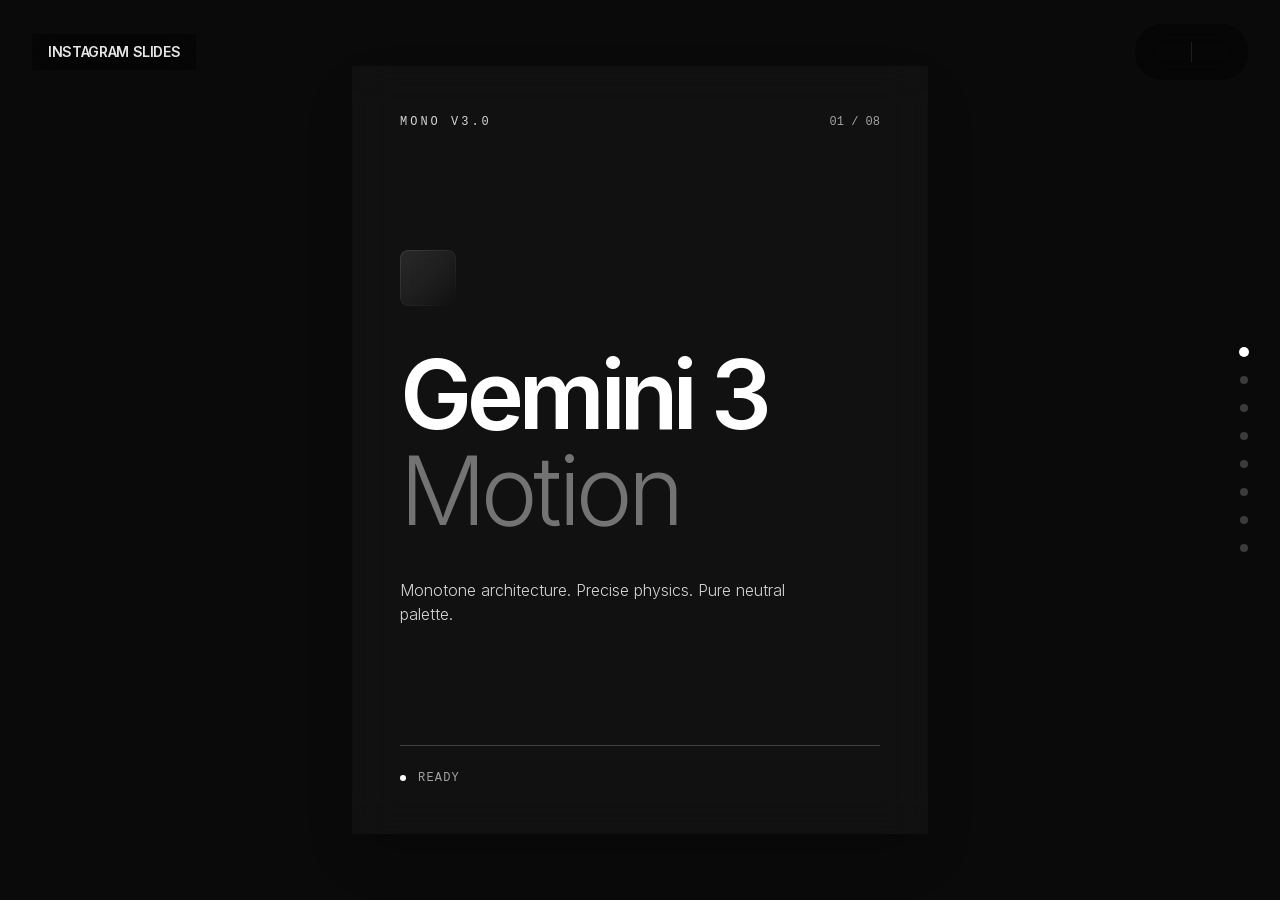
<file: assets/templates/animations-gemini/index.html>
<html lang="en"><head><meta charset="utf-8"/>
<meta content="width=device-width, initial-scale=1.0" name="viewport"/>
<title>Gemini 3 Animation Guide - Monotone V2</title>
<!-- Scripts -->
<script src="assets/resource_3fa48481346f.js"></script>
<script src="assets/iconify-icon_e19829e7f0e8.js"></script>
<link href="assets/css2_d532a689d235.css" rel="stylesheet"/>
<style>
/* Base Setup */
:root {
--bg-deep: #050505;
}
body {
font-family: 'Inter', sans-serif;
background-color: var(--bg-deep);
color: #e5e5e5;
scrollbar-width: none;
-ms-overflow-style: none;
}
body::-webkit-scrollbar {
display: none;
}
html {
scroll-behavior: smooth;
}
/* Animations */
@keyframes animationIn {
0% { opacity: 0; transform: translateY(30px); filter: blur(10px); }
100% { opacity: 1; transform: translateY(0); filter: blur(0px); }
}
@keyframes marquee {
0% { transform: translateX(0); }
100% { transform: translateX(-50%); }
}
.animate-marquee { animation: marquee 40s linear infinite; }
@keyframes shimmer {
from { transform: translateX(-100%) skewX(-15deg); }
to { transform: translateX(200%) skewX(-15deg); }
}
@keyframes textSlide {
0% { transform: translateY(110%); opacity: 0; }
100% { transform: translateY(0); opacity: 1; }
}
.text-clip-anim span {
display: inline-block;
animation: textSlide 0.9s cubic-bezier(0.16, 1, 0.3, 1) forwards;
opacity: 0;
}
/* Flashlight Effect */
.flashlight-card { background: rgba(255, 255, 255, 0.01); }
.flashlight-card::before {
content: "";
position: absolute;
inset: 0px;
background: radial-gradient(
800px circle at var(--mouse-x) var(--mouse-y),
rgba(255, 255, 255, 0.08),
transparent 40%
);
opacity: 0;
transition: opacity 0.5s;
pointer-events: none;
z-index: 2;
}
.flashlight-card:hover::before { opacity: 1; }
/* Utility */
.glass-panel {
background: rgba(23, 23, 23, 0.6);
backdrop-filter: blur(20px);
}
</style>
<link href="assets/css2_86e10c4bcbd4.css" id="all-fonts-link-font-geist" rel="stylesheet"/><style id="all-fonts-style-font-geist">.font-geist { font-family: 'Geist', sans-serif !important; }</style><link href="assets/css2_0fc20595ebff.css" id="all-fonts-link-font-roboto" rel="stylesheet"/><style id="all-fonts-style-font-roboto">.font-roboto { font-family: 'Roboto', sans-serif !important; }</style><link href="assets/css2_23afcbef9bdd.css" id="all-fonts-link-font-montserrat" rel="stylesheet"/><style id="all-fonts-style-font-montserrat">.font-montserrat { font-family: 'Montserrat', sans-serif !important; }</style><link href="assets/css2_82ced711bf49.css" id="all-fonts-link-font-poppins" rel="stylesheet"/><style id="all-fonts-style-font-poppins">.font-poppins { font-family: 'Poppins', sans-serif !important; }</style><link href="assets/css2_fa22aa91016e.css" id="all-fonts-link-font-playfair" rel="stylesheet"/><style id="all-fonts-style-font-playfair">.font-playfair { font-family: 'Playfair Display', serif !important; }</style><link href="assets/css2_2b2d87bc82d8.css" id="all-fonts-link-font-instrument-serif" rel="stylesheet"/><style id="all-fonts-style-font-instrument-serif">.font-instrument-serif { font-family: 'Instrument Serif', serif !important; }</style><link href="assets/css2_4fef849c83da.css" id="all-fonts-link-font-merriweather" rel="stylesheet"/><style id="all-fonts-style-font-merriweather">.font-merriweather { font-family: 'Merriweather', serif !important; }</style><link href="assets/css2_a7b22b336fe1.css" id="all-fonts-link-font-bricolage" rel="stylesheet"/><style id="all-fonts-style-font-bricolage">.font-bricolage { font-family: 'Bricolage Grotesque', sans-serif !important; }</style><link href="assets/css2_0b2072b66163.css" id="all-fonts-link-font-jakarta" rel="stylesheet"/><style id="all-fonts-style-font-jakarta">.font-jakarta { font-family: 'Plus Jakarta Sans', sans-serif !important; }</style><link href="assets/css2_9b8bf743d4a8.css" id="all-fonts-link-font-manrope" rel="stylesheet"/><style id="all-fonts-style-font-manrope">.font-manrope { font-family: 'Manrope', sans-serif !important; }</style><link href="assets/css2_8e191ef32247.css" id="all-fonts-link-font-space-grotesk" rel="stylesheet"/><style id="all-fonts-style-font-space-grotesk">.font-space-grotesk { font-family: 'Space Grotesk', sans-serif !important; }</style><link href="assets/css2_70fd47a02eed.css" id="all-fonts-link-font-work-sans" rel="stylesheet"/><style id="all-fonts-style-font-work-sans">.font-work-sans { font-family: 'Work Sans', sans-serif !important; }</style><link href="assets/css2_b52fc18295f8.css" id="all-fonts-link-font-pt-serif" rel="stylesheet"/><style id="all-fonts-style-font-pt-serif">.font-pt-serif { font-family: 'PT Serif', serif !important; }</style><link href="assets/css2_62759cd015bd.css" id="all-fonts-link-font-geist-mono" rel="stylesheet"/><style id="all-fonts-style-font-geist-mono">.font-geist-mono { font-family: 'Geist Mono', monospace !important; }</style><link href="assets/css2_f495c2faa2a6.css" id="all-fonts-link-font-space-mono" rel="stylesheet"/><style id="all-fonts-style-font-space-mono">.font-space-mono { font-family: 'Space Mono', monospace !important; }</style><link href="assets/css2_6f16cdd6fd9f.css" id="all-fonts-link-font-quicksand" rel="stylesheet"/><style id="all-fonts-style-font-quicksand">.font-quicksand { font-family: 'Quicksand', sans-serif !important; }</style><link href="assets/css2_94cb6f0c406a.css" id="all-fonts-link-font-nunito" rel="stylesheet"/><style id="all-fonts-style-font-nunito">.font-nunito { font-family: 'Nunito', sans-serif !important; }</style><style id="border-gradient-shared-style">
[style*="--border-gradient"]::before {
content: "";
position: absolute;
inset: 0;
padding: 1px;
border-radius: var(--border-radius-before, inherit);
-webkit-mask: linear-gradient(#fff 0 0) content-box,
linear-gradient(#fff 0 0);
-webkit-mask-composite: xor;
mask-composite: exclude;
background: var(--border-gradient);
pointer-events: none;
}</style> <style>
/* 3D Transform utilities */
</style>
<script>
// Configure Tailwind to include our custom 3D transform utilities
tailwind.config = {
theme: {
extend: {
// Add any custom theme extensions here if needed
}
},
plugins: [
function({ addUtilities }) {
const rotateXUtilities = {};
const rotateYUtilities = {};
const rotateZUtilities = {};
const rotateValues = [0, 5, 10, 15, 20, 30, 45, 75];
// Generate rotate-x utilities
rotateValues.forEach((value) => {
rotateXUtilities[`.rotate-x-${value}`] = {
'--tw-rotate-x': `${value}deg`,
transform: `
translate3d(var(--tw-translate-x, 0), var(--tw-translate-y, 0), var(--tw-translate-z, 0))
rotateX(var(--tw-rotate-x, 0))
rotateY(var(--tw-rotate-y, 0))
rotateZ(var(--tw-rotate-z, 0))
skewX(var(--tw-skew-x, 0))
skewY(var(--tw-skew-y, 0))
scaleX(var(--tw-scale-x, 1))
scaleY(var(--tw-scale-y, 1))
`.replace(/\\s+/g, ' ').trim(),
};
if (value !== 0) {
rotateXUtilities[`.-rotate-x-${value}`] = {
'--tw-rotate-x': `-${value}deg`,
transform: `
translate3d(var(--tw-translate-x, 0), var(--tw-translate-y, 0), var(--tw-translate-z, 0))
rotateX(var(--tw-rotate-x, 0))
rotateY(var(--tw-rotate-y, 0))
rotateZ(var(--tw-rotate-z, 0))
skewX(var(--tw-skew-x, 0))
skewY(var(--tw-skew-y, 0))
scaleX(var(--tw-scale-x, 1))
scaleY(var(--tw-scale-y, 1))
`.replace(/\\s+/g, ' ').trim(),
};
}
});
// Generate rotate-y utilities
rotateValues.forEach((value) => {
rotateYUtilities[`.rotate-y-${value}`] = {
'--tw-rotate-y': `${value}deg`,
transform: `
translate3d(var(--tw-translate-x, 0), var(--tw-translate-y, 0), var(--tw-translate-z, 0))
rotateX(var(--tw-rotate-x, 0))
rotateY(var(--tw-rotate-y, 0))
rotateZ(var(--tw-rotate-z, 0))
skewX(var(--tw-skew-x, 0))
skewY(var(--tw-skew-y, 0))
scaleX(var(--tw-scale-x, 1))
scaleY(var(--tw-scale-y, 1))
`.replace(/\\s+/g, ' ').trim(),
};
if (value !== 0) {
rotateYUtilities[`.-rotate-y-${value}`] = {
'--tw-rotate-y': `-${value}deg`,
transform: `
translate3d(var(--tw-translate-x, 0), var(--tw-translate-y, 0), var(--tw-translate-z, 0))
rotateX(var(--tw-rotate-x, 0))
rotateY(var(--tw-rotate-y, 0))
rotateZ(var(--tw-rotate-z, 0))
skewX(var(--tw-skew-x, 0))
skewY(var(--tw-skew-y, 0))
scaleX(var(--tw-scale-x, 1))
scaleY(var(--tw-scale-y, 1))
`.replace(/\\s+/g, ' ').trim(),
};
}
});
// Generate rotate-z utilities
rotateValues.forEach((value) => {
rotateZUtilities[`.rotate-z-${value}`] = {
'--tw-rotate-z': `${value}deg`,
transform: `
translate3d(var(--tw-translate-x, 0), var(--tw-translate-y, 0), var(--tw-translate-z, 0))
rotateX(var(--tw-rotate-x, 0))
rotateY(var(--tw-rotate-y, 0))
rotateZ(var(--tw-rotate-z, 0))
skewX(var(--tw-skew-x, 0))
skewY(var(--tw-skew-y, 0))
scaleX(var(--tw-scale-x, 1))
scaleY(var(--tw-scale-y, 1))
`.replace(/\\s+/g, ' ').trim(),
};
if (value !== 0) {
rotateZUtilities[`.-rotate-z-${value}`] = {
'--tw-rotate-z': `-${value}deg`,
transform: `
translate3d(var(--tw-translate-x, 0), var(--tw-translate-y, 0), var(--tw-translate-z, 0))
rotateX(var(--tw-rotate-x, 0))
rotateY(var(--tw-rotate-y, 0))
rotateZ(var(--tw-rotate-z, 0))
skewX(var(--tw-skew-x, 0))
skewY(var(--tw-skew-y, 0))
scaleX(var(--tw-scale-x, 1))
scaleY(var(--tw-scale-y, 1))
`.replace(/\\s+/g, ' ').trim(),
};
}
});
// Perspective utilities
const perspectiveUtilities = {
".perspective-none": { perspective: "none" },
".perspective-dramatic": { perspective: "100px" },
".perspective-near": { perspective: "300px" },
".perspective-normal": { perspective: "500px" },
".perspective-midrange": { perspective: "800px" },
".perspective-distant": { perspective: "1200px" },
};
// Transform style utilities
const transformStyleUtilities = {
".transform-style-preserve-3d": { "transform-style": "preserve-3d" },
".transform-style-flat": { "transform-style": "flat" },
};
addUtilities({
...rotateXUtilities,
...rotateYUtilities,
...rotateZUtilities,
...perspectiveUtilities,
...transformStyleUtilities,
});
}
]
};
</script></head>
<body class="antialiased selection:bg-white/20 selection:text-white relative bg-neutral-950 overflow-hidden">
<!-- Fixed Header -->
<header class="fixed top-0 left-0 right-0 z-[60] px-4 md:px-8 py-4 md:py-6 flex justify-between items-center pointer-events-none">
<div class="pointer-events-auto">
<h1 class="text-xs md:text-sm font-semibold tracking-tight text-white uppercase opacity-90 backdrop-blur-md px-3 md:px-4 py-2 rounded-none bg-black/40">
                Instagram Slides
            </h1>
</div>
<div class="pointer-events-auto flex items-center gap-2 backdrop-blur-md p-2 rounded-full bg-black/40">
<button class="w-8 h-8 md:w-10 md:h-10 flex items-center justify-center rounded-full hover:bg-white/10 transition-colors text-white/70 hover:text-white" onclick="navigateSlide(-1)">
<iconify-icon class="md:w-6 md:h-6" icon="solar:alt-arrow-up-bold-duotone" width="20"></iconify-icon>
</button>
<div class="w-[1px] h-4 md:h-5 bg-white/10"></div>
<button class="w-8 h-8 md:w-10 md:h-10 flex items-center justify-center rounded-full hover:bg-white/10 transition-colors text-white/70 hover:text-white" onclick="navigateSlide(1)">
<iconify-icon class="md:w-6 md:h-6" icon="solar:alt-arrow-down-bold-duotone" width="20"></iconify-icon>
</button>
</div>
</header>
<!-- Navigation Dots (Hidden on Mobile) -->
<div class="fixed right-8 top-1/2 -translate-y-1/2 z-[60] hidden md:flex flex-col gap-5" id="nav-dots">
<a aria-label="Go to slide 1" class="nav-dot w-2 h-2 rounded-full hover:bg-white transition-all duration-300" href="#section-1"></a>
<a aria-label="Go to slide 2" class="nav-dot w-2 h-2 rounded-full hover:bg-white transition-all duration-300" href="#section-2"></a>
<a aria-label="Go to slide 3" class="nav-dot w-2 h-2 rounded-full hover:bg-white transition-all duration-300" href="#section-3"></a>
<a aria-label="Go to slide 4" class="nav-dot w-2 h-2 rounded-full hover:bg-white transition-all duration-300" href="#section-4"></a>
<a aria-label="Go to slide 5" class="nav-dot w-2 h-2 rounded-full hover:bg-white transition-all duration-300" href="#section-5"></a>
<a aria-label="Go to slide 6" class="nav-dot w-2 h-2 rounded-full hover:bg-white transition-all duration-300" href="#section-6"></a>
<a aria-label="Go to slide 7" class="nav-dot w-2 h-2 rounded-full hover:bg-white transition-all duration-300" href="#section-7"></a>
<a aria-label="Go to slide 8" class="nav-dot w-2 h-2 rounded-full hover:bg-white transition-all duration-300" href="#section-8"></a>
</div>
<!-- Scroll Container -->
<main class="overflow-y-scroll snap-y snap-mandatory scroll-smooth w-full h-screen relative" id="main-scroll">
<!-- Slide 1: Cover -->
<section class="snap-start shrink-0 flex w-full h-screen pt-0 pr-0 pb-0 pl-0 relative items-center justify-center" data-index="0" id="section-1">
<div class="h-full md:h-auto md:aspect-[3/4] glass-panel overflow-hidden flex flex-col group bg-center w-full max-w-none md:max-w-xl bg-cover rounded-none pt-20 md:pt-12 pr-6 md:pr-12 pb-12 pl-6 md:pl-12 relative shadow-2xl justify-between bg-[url(https://hoirqrkdgbmvpwutwuwj.supabase.co/storage/v1/object/public/assets/assets/53970266-f8db-425c-8883-5535f3e41c4d_1600w.webp)]" style="transition: outline 0.1s ease-in-out;">
<div class="flex justify-between items-center opacity-70 animate-on-scroll [animation:animationIn_0.8s_ease-out_0.1s_both] animate">
<span class="text-xs uppercase tracking-[0.25em] font-mono text-neutral-300">Mono V3.0</span>
<span class="text-xs font-mono text-neutral-400">01 / 08</span>
</div>
<div class="relative z-10 space-y-6 md:space-y-10">
<div class="flex animate-on-scroll [animation:animationIn_0.8s_ease-out_0.2s_both] animate bg-gradient-to-br from-white/10 to-white/0 w-12 h-12 md:w-14 md:h-14 rounded-lg mb-4 md:mb-6 backdrop-blur-md items-center justify-center" style="position: relative; --border-gradient: linear-gradient(135deg, rgba(255, 255, 255, 0.1), rgba(255, 255, 255, 0)); --border-radius-before: 8px">
<!-- Solar Icon -->
<iconify-icon class="text-2xl md:text-3xl text-white" icon="solar:stars-minimalistic-bold-duotone"></iconify-icon>
</div>
<h1 class="leading-[0.9] animate-on-scroll [animation:animationIn_0.8s_ease-out_0.3s_both] animate text-6xl md:text-8xl font-semibold text-white tracking-tighter">
          Gemini 3<br/>
<span class="font-light text-neutral-500">Motion</span>
</h1>
<p class="leading-relaxed animate-on-scroll [animation:animationIn_0.8s_ease-out_0.4s_both] animate text-sm md:text-base font-light text-neutral-300 max-w-[90%]">
          Monotone architecture. Precise physics. Pure neutral palette.
        </p>
</div>
<div class="space-y-6 animate-on-scroll [animation:animationIn_0.8s_ease-out_0.6s_both] animate">
<div class="h-[1px] w-full bg-white/20"></div>
<div class="flex justify-between items-end">
<div class="flex items-center gap-3 text-xs text-neutral-400 font-mono uppercase tracking-widest">
<span class="w-1.5 h-1.5 bg-white rounded-full animate-pulse"></span>
            Ready
          </div>
<iconify-icon class="text-2xl text-white animate-bounce" icon="solar:arrow-down-bold-duotone"></iconify-icon>
</div>
</div>
</div>
</section>
<!-- Slide 2: Intro -->
<section class="snap-start shrink-0 flex w-full h-screen pt-0 pr-0 pb-0 pl-0 relative items-center justify-center" data-index="1" id="section-2">
<div class="h-full md:h-auto md:aspect-[3/4] glass-panel overflow-hidden flex flex-col bg-center w-full bg-[url(https://hoirqrkdgbmvpwutwuwj.supabase.co/storage/v1/object/public/assets/assets/d1e715c0-e250-4e7f-a4f5-433e96d81f31_1600w.webp)] max-w-none md:max-w-xl bg-cover rounded-none pt-20 md:pt-12 pr-6 md:pr-12 pb-12 pl-6 md:pl-12 relative">
<span class="text-xs uppercase tracking-[0.25em] font-mono text-neutral-400 mb-6 md:mb-10 block animate-on-scroll [animation:animationIn_0.8s_ease-out_0.1s_both]">02 — Intro</span>
<h2 class="animate-on-scroll [animation:animationIn_0.8s_ease-out_0.2s_both] text-4xl md:text-6xl font-medium text-white tracking-tight mb-4 md:mb-6">
        Enhance with<br/><span class="text-neutral-500">Motion</span></h2>
<p class="text-sm md:text-base text-neutral-400 mb-8 md:mb-12 leading-relaxed max-w-md animate-on-scroll [animation:animationIn_0.8s_ease-out_0.3s_both]">
        Structure: Hero intro, hover interactions, reveal.
      </p>
<div class="flex-1 bg-neutral-900/60 rounded-none p-4 md:p-6 relative overflow-hidden group animate-on-scroll [animation:animationIn_0.8s_ease-out_0.4s_both]">
<div class="bg-center bg-gradient-to-br from-black/10 to-black/0 opacity-100 absolute top-0 right-0 bottom-0 left-0 backdrop-blur-lg">
</div>
<div class="z-10 mt-2 relative space-y-4">
<div class="animate-on-scroll [animation:animationIn_0.8s_ease-out_0.5s_both] bg-gradient-to-br from-white/10 to-white/0 w-2/3 h-8 rounded-none backdrop-blur">
</div>
<div class="animate-on-scroll [animation:animationIn_0.8s_ease-out_0.6s_both] bg-gradient-to-br from-white/10 to-white/0 w-full h-16 md:h-24 rounded-none backdrop-blur">
</div>
<div class="flex gap-3">
<div class="animate-on-scroll [animation:animationIn_0.8s_ease-out_0.7s_both] bg-gradient-to-br from-white/10 to-white/0 w-1/2 h-16 md:h-20 rounded-none backdrop-blur">
</div>
<div class="animate-on-scroll [animation:animationIn_0.8s_ease-out_0.8s_both] bg-gradient-to-br from-white/10 to-white/0 w-1/2 h-16 md:h-20 rounded-none backdrop-blur">
</div>
</div>
</div>
<div class="absolute bottom-6 left-6 right-6 bg-black/80 backdrop-blur-md p-4 rounded-none animate-on-scroll [animation:animationIn_0.8s_ease-out_1s_both]">
<p class="leading-tight text-xs md:text-base text-neutral-300 font-mono">
            "Animate when in view: fade in, slide in, blur in..."
          </p>
</div>
</div>
</div>
</section>
<!-- Slide 3: Buttons -->
<section class="snap-start shrink-0 flex w-full h-screen pt-0 pr-0 pb-0 pl-0 relative items-center justify-center" data-index="2" id="section-3">
<div class="h-full md:h-auto md:aspect-[3/4] glass-panel overflow-hidden flex flex-col bg-center w-full bg-[url(https://hoirqrkdgbmvpwutwuwj.supabase.co/storage/v1/object/public/assets/assets/6ea6d66c-a7a6-4548-9b3f-680a206078c3_1600w.webp)] max-w-none md:max-w-xl bg-cover rounded-none pt-20 md:pt-12 pr-6 md:pr-12 pb-12 pl-6 md:pl-12 relative items-center justify-center">
<div class="absolute top-20 md:top-12 left-6 md:left-12 right-6 md:right-12">
<span class="text-xs uppercase tracking-[0.25em] font-mono text-neutral-400">03 — Buttons</span>
<h2 class="text-4xl md:text-5xl font-medium text-white tracking-tight mt-4">Beam Animation</h2>
</div>
<div class="group animate-on-scroll [animation:animationIn_0.8s_ease-out_0.3s_both] mt-20 md:mt-80 relative scale-110 md:scale-125">
<div class="-inset-2 group-hover:opacity-100 transition duration-500 bg-neutral-600/30 opacity-0 rounded-full absolute blur-xl">
</div>
<!-- Shimmer Beam Animation Layer -->
<div class="absolute -inset-[1px] rounded-full overflow-hidden opacity-0 group-hover:opacity-100 transition duration-500 pointer-events-none">
<div class="absolute top-1/2 left-1/2 -translate-x-1/2 -translate-y-1/2 w-[300%] h-[300%] bg-[conic-gradient(from_0deg,transparent_0_340deg,white_360deg)] animate-[spin_2s_linear_infinite]"></div>
</div>
<button class="group relative z-10 flex items-center justify-center overflow-hidden rounded-full p-[1px] leading-none">
<span class="absolute inset-[-1000%] animate-[spin_2s_linear_infinite] bg-[conic-gradient(from_0deg,transparent_0_340deg,white_360deg)]"></span>
<span class="relative flex h-full w-full items-center rounded-full bg-black pt-4 pr-10 pb-4 pl-10 ring-1 ring-white/10">
<span class="absolute inset-0 overflow-hidden rounded-full">
<span class="absolute top-0 left-0 h-full w-full -skew-x-12 bg-gradient-to-r from-transparent via-white/20 to-transparent opacity-0 group-hover:animate-[shimmer_1.5s_infinite] group-hover:opacity-100"></span>
</span>
<span class="relative z-10 flex items-center">
<span class="text-lg font-medium tracking-wide text-white">Get Access</span>
</span>
<span class="relative z-10 ml-4 flex items-center text-neutral-500 transition duration-200 group-hover:translate-x-1 group-hover:text-white">
<iconify-icon class="text-2xl" icon="solar:arrow-right-bold-duotone"></iconify-icon>
</span>
</span>
</button>
</div>
<div class="mt-20 p-6 border-l-2 border-white/20 rounded-none w-full animate-on-scroll [animation:animationIn_0.8s_ease-out_0.5s_both]">
<p class="leading-relaxed text-sm md:text-base text-neutral-400 font-mono">
<span class="text-white">Prompt:</span> "Add a 1px shimmer beam animation around the pill-shaped button on
          hover."
        </p>
</div>
</div>
</section>
<!-- Slide 4: Typography -->
<section class="h-screen w-full snap-start shrink-0 flex items-center justify-center relative p-0" data-index="3" id="section-4">
<div class="h-full md:h-auto md:aspect-[3/4] glass-panel overflow-hidden flex flex-col bg-neutral-900/50 w-full max-w-none md:max-w-xl rounded-none pt-20 md:pt-12 pr-6 md:pr-12 pb-12 pl-6 md:pl-12 relative justify-center">
<span class="absolute top-20 md:top-12 left-6 md:left-12 text-xs uppercase tracking-[0.25em] font-mono text-neutral-500 animate-on-scroll [animation:animationIn_0.8s_ease-out_0.1s_both]">04 — Typography</span>
<div class="space-y-1">
<div class="flex animate-on-scroll [animation:animationIn_0.8s_ease-out_0.2s_both]">
<h2 class="text-5xl md:text-7xl font-semibold text-white tracking-tighter" style="animation-delay: 0s">Clip-path</h2>
</div>
<div class="flex animate-on-scroll [animation:animationIn_0.8s_ease-out_0.3s_both]">
<h2 class="text-5xl md:text-7xl font-semibold text-neutral-600 tracking-tighter" style="animation-delay: 0.1s">Typography</h2>
</div>
<div class="flex animate-on-scroll [animation:animationIn_0.8s_ease-out_0.4s_both]">
<h2 class="text-5xl md:text-7xl font-semibold text-neutral-800 tracking-tighter" style="animation-delay: 0.2s">Animation</h2>
</div>
</div>
<div class="animate-on-scroll [animation:animationIn_0.8s_ease-out_0.6s_both] text-sm md:text-base font-light text-neutral-500 border-neutral-800 border-l-2 mt-16 pl-6">
        "Add a vertical text clip slide down animation letter by letter"
      </div>
</div>
</section>
<!-- Slide 5: Logos -->
<section class="snap-start shrink-0 flex w-full h-screen pt-0 pr-0 pb-0 pl-0 relative items-center justify-center" data-index="4" id="section-5">
<div class="h-full md:h-auto md:aspect-[3/4] glass-panel overflow-hidden flex flex-col w-full max-w-none md:max-w-xl rounded-none p-0 relative justify-center bg-neutral-900/40">
<div class="p-6 md:p-12 pb-0">
<span class="text-xs uppercase tracking-[0.25em] font-mono text-neutral-500 animate-on-scroll [animation:animationIn_0.8s_ease-out_0.1s_both]">05 — Social Proof</span>
<h2 class="text-4xl md:text-5xl font-medium tracking-tight mt-4 mb-8 md:mb-16 text-white animate-on-scroll [animation:animationIn_0.8s_ease-out_0.2s_both]">
          Infinite Loop</h2>
</div>
<div class="relative w-full py-12 md:py-16 border-y border-white/5 bg-black/40 animate-on-scroll [animation:animationIn_0.8s_ease-out_0.4s_both]">
<div class="absolute left-0 top-0 bottom-0 w-12 md:w-24 z-10 bg-gradient-to-r from-[#0d0d0d] to-transparent"></div>
<div class="absolute right-0 top-0 bottom-0 w-12 md:w-24 z-10 bg-gradient-to-l from-[#0d0d0d] to-transparent"></div>
<div class="flex overflow-hidden w-full">
<div class="flex animate-marquee whitespace-nowrap gap-8 md:gap-16 items-center">
<!-- Brand icons -->
<iconify-icon class="text-2xl md:text-3xl text-neutral-400" icon="simple-icons:nvidia"></iconify-icon>
<iconify-icon class="text-2xl md:text-3xl text-neutral-400" icon="simple-icons:linear"></iconify-icon>
<iconify-icon class="text-2xl md:text-3xl text-neutral-400" icon="simple-icons:vercel"></iconify-icon>
<iconify-icon class="text-2xl md:text-3xl text-neutral-400" icon="simple-icons:apple"></iconify-icon>
<iconify-icon class="text-4xl md:text-5xl text-neutral-400" icon="simple-icons:stripe"></iconify-icon>
<iconify-icon class="text-4xl md:text-5xl text-neutral-400" icon="simple-icons:spacex"></iconify-icon>
<iconify-icon class="text-2xl md:text-3xl text-neutral-400" icon="simple-icons:nvidia"></iconify-icon>
<iconify-icon class="text-2xl md:text-3xl text-neutral-400" icon="simple-icons:linear"></iconify-icon>
<iconify-icon class="text-2xl md:text-3xl text-neutral-400" icon="simple-icons:vercel"></iconify-icon>
<iconify-icon class="text-2xl md:text-3xl text-neutral-400" icon="simple-icons:apple"></iconify-icon>
<iconify-icon class="text-4xl md:text-5xl text-neutral-400" icon="simple-icons:stripe"></iconify-icon>
<iconify-icon class="text-4xl md:text-5xl text-neutral-400" icon="simple-icons:spacex"></iconify-icon>
</div>
</div>
</div>
<div class="pt-8 pr-6 md:pr-12 pb-12 pl-6 md:pl-12">
<p class="animate-on-scroll [animation:animationIn_0.8s_ease-out_0.6s_both] text-sm md:text-base text-neutral-400 font-mono">
          "Add a marquis infinite loop slow animation using alpha mask"
        </p>
</div>
</div>
</section>
<!-- Slide 6: Switching -->
<section class="h-screen w-full snap-start shrink-0 flex items-center justify-center relative p-0" data-index="5" id="section-6">
<div class="h-full md:h-auto md:aspect-[3/4] glass-panel overflow-hidden flex flex-col bg-center w-full bg-[url(https://hoirqrkdgbmvpwutwuwj.supabase.co/storage/v1/object/public/assets/assets/47ccf769-0cb4-4a95-804e-cc919fd6d449_1600w.webp)] max-w-none md:max-w-xl bg-cover rounded-none pt-20 md:pt-12 pr-6 md:pr-12 pb-12 pl-6 md:pl-12 relative items-center justify-center">
<span class="absolute top-20 md:top-12 left-6 md:left-12 text-xs uppercase tracking-[0.25em] font-mono text-neutral-500 animate-on-scroll [animation:animationIn_0.8s_ease-out_0.1s_both]">06 — Switching</span>
<div class="flex animate-on-scroll [animation:animationIn_0.8s_ease-out_0.3s_both] w-full h-80 relative perspective-1000 items-center justify-center">
<div class="absolute w-[80%] h-[80%] bg-neutral-800/80 backdrop-blur rounded-none -translate-y-6 scale-95 opacity-40">
</div>
<div class="flex flex-col transition-all duration-500 hover:scale-[1.02] z-10 bg-stone-950 w-[85%] h-[85%] ring-white/10 ring-1 rounded-none pt-8 pr-8 pb-8 pl-8 absolute shadow-2xl">
<div class="flex bg-gradient-to-br from-white/10 to-white/0 w-12 h-12 rounded-none mb-6 items-center justify-center">
<iconify-icon class="text-2xl text-white" icon="solar:database-bold-duotone"></iconify-icon>
</div>
<div class="bg-gradient-to-br from-white/10 to-white/0 w-16 h-3 rounded-sm mb-6"></div>
<div class="bg-gradient-to-br from-white/10 to-white/0 w-full h-3 rounded-sm mb-3"></div>
<div class="bg-gradient-to-br from-white/10 to-white/0 w-2/3 h-3 rounded-sm"></div>
</div>
<div class="absolute -bottom-12 flex gap-6">
<button class="flex hover:bg-white hover:text-black transition-colors text-neutral-400 bg-neutral-900 w-12 h-12 rounded-full items-center justify-center" style="position: relative; --border-gradient: linear-gradient(135deg, rgba(255, 255, 255, 0.1), rgba(255, 255, 255, 0)); --border-radius-before: 9999px">
<iconify-icon class="text-xl" icon="solar:arrow-left-bold-duotone"></iconify-icon>
</button>
<button class="flex hover:bg-white hover:text-black transition-colors text-neutral-400 bg-neutral-900 w-12 h-12 rounded-full items-center justify-center" style="position: relative; --border-gradient: linear-gradient(135deg, rgba(255, 255, 255, 0.1), rgba(255, 255, 255, 0)); --border-radius-before: 9999px">
<iconify-icon class="text-xl" icon="solar:arrow-right-bold-duotone"></iconify-icon>
</button>
</div>
</div>
<div class="mt-24 pt-8 pr-6 md:pr-12 pb-12 pl-6 md:pl-12">
<p class="animate-on-scroll [animation:animationIn_0.8s_ease-out_0.6s_both] text-sm md:text-base text-neutral-400 font-mono">"Animate the cards to rotate between 3 cards in a loop. Add prev/next arrows to switch between cards."</p>
</div></div>
</section>
<!-- Slide 7: Interaction -->
<section class="h-screen w-full snap-start shrink-0 flex items-center justify-center relative p-0" data-index="6" id="section-7">
<div class="h-full md:h-auto md:aspect-[3/4] glass-panel overflow-hidden flex flex-col bg-center w-full bg-[url(https://hoirqrkdgbmvpwutwuwj.supabase.co/storage/v1/object/public/assets/assets/7b8e6a1f-44f9-49ef-a26c-bf0d87724acf_1600w.webp)] max-w-none md:max-w-xl bg-cover rounded-none pt-20 md:pt-12 pr-6 md:pr-12 pb-12 pl-6 md:pl-12 relative justify-center">
<span class="absolute top-20 md:top-12 left-6 md:left-12 text-xs uppercase tracking-[0.25em] font-mono text-neutral-500 animate-on-scroll [animation:animationIn_0.8s_ease-out_0.1s_both]">07 — Interaction</span>
<h2 class="text-4xl md:text-5xl font-medium tracking-tight mb-8 md:mb-12 text-white animate-on-scroll [animation:animationIn_0.8s_ease-out_0.2s_both]">
        Flashlight Reveal</h2>
<div class="grid grid-cols-2 gap-x-4 md:gap-x-6 gap-y-4 md:gap-y-6">
<div class="flashlight-card relative aspect-square border-0 bg-neutral-900/60 ring-1 ring-white/5 rounded-none p-4 md:p-6 flex flex-col justify-end group overflow-hidden animate-on-scroll [animation:animationIn_0.8s_ease-out_0.4s_both]" onmousemove="const rect = this.getBoundingClientRect(); this.style.setProperty('--mouse-x', `${event.clientX - rect.left}px`); this.style.setProperty('--mouse-y', `${event.clientY - rect.top}px`);">
<iconify-icon class="text-3xl md:text-5xl text-neutral-500 mb-2 md:mb-4 group-hover:text-white transition-colors duration-500" icon="solar:layers-minimalistic-bold-duotone"></iconify-icon>
<div class="text-xs md:text-sm text-neutral-400 font-medium tracking-wide">Hover Me</div>
</div>
<div class="flashlight-card aspect-square flex flex-col group overflow-hidden animate-on-scroll [animation:animationIn_0.8s_ease-out_0.6s_both] bg-neutral-900/60 border-0 ring-white/5 ring-1 rounded-none p-4 md:p-6 relative backdrop-blur justify-end" onmousemove="const rect = this.getBoundingClientRect(); this.style.setProperty('--mouse-x', `${event.clientX - rect.left}px`); this.style.setProperty('--mouse-y', `${event.clientY - rect.top}px`);" style="--mouse-x: 106.5px; --mouse-y: 219px;">
<iconify-icon class="text-3xl md:text-5xl text-neutral-500 mb-2 md:mb-4 group-hover:text-white transition-colors duration-500" icon="solar:cpu-bold-duotone"></iconify-icon>
<div class="text-xs md:text-sm text-neutral-400 font-medium tracking-wide">Trace Border</div>
</div>
</div>
<div class="mt-8 md:mt-10 text-xs text-neutral-500 font-mono animate-on-scroll [animation:animationIn_0.8s_ease-out_0.8s_both]">
        "Add a subtle flashlight effect on hover/mouse position to background."
      </div>
</div>
</section>
<!-- Slide 8: End -->
<section class="h-screen w-full snap-start shrink-0 flex items-center justify-center relative p-0" data-index="7" id="section-8">
<div class="h-full md:h-auto md:aspect-[3/4] glass-panel overflow-hidden flex flex-col bg-center w-full bg-[url(https://hoirqrkdgbmvpwutwuwj.supabase.co/storage/v1/object/public/assets/assets/67df17f7-9681-4bd3-927b-ac569042a884_1600w.webp)] max-w-none md:max-w-xl bg-cover rounded-none pt-0 pr-0 pb-0 pl-0 relative justify-between">
<div class="p-6 md:p-12 pt-20 md:pt-12">
<span class="text-xs uppercase tracking-[0.25em] font-mono text-neutral-500 animate-on-scroll [animation:animationIn_0.8s_ease-out_0.1s_both]">08 — End</span>
<h1 class="animate-on-scroll [animation:animationIn_0.8s_ease-out_0.2s_both] text-5xl md:text-7xl font-medium text-white tracking-tighter mt-6 mb-4">
          Build Better<br/>Interfaces.</h1>
</div>
<div class="overflow-hidden mask-image-gradient animate-on-scroll [animation:animationIn_0.8s_ease-out_0.4s_both] h-48 md:h-56 z-10 relative" style="mask-image: linear-gradient(180deg, transparent, black 20%, black 95%, transparent); -webkit-mask-image: linear-gradient(180deg, transparent, black 20%, black 95%, transparent);">
<div class="space-y-4 p-6 md:p-8 opacity-60 grayscale hover:grayscale-0 transition-all duration-700">
<div class="bg-gradient-to-br from-black/0 via-black/10 to-black/0 ring-white/5 ring-1 rounded-none px-4 py-4 md:px-6 md:py-6 backdrop-blur-sm">
<p class="text-sm md:text-base text-neutral-300">"The beam effect is subtle but changes everything."</p>
</div>
<div class="bg-gradient-to-br from-black/0 via-black/10 to-black/0 ring-white/5 ring-1 rounded-none ml-4 md:ml-8 px-4 py-4 md:px-6 md:py-6 backdrop-blur-sm">
<p class="text-sm md:text-base text-neutral-300">"Gemini 3 understands motion physics."</p>
</div>
<div class="bg-gradient-to-br from-black/0 via-black/10 to-black/0 rounded-none ring-white/5 ring-1 px-4 py-4 md:px-6 md:py-6 backdrop-blur-sm">
<p class="text-xs md:text-sm text-neutral-300">"Cleanest implementation of glassmorphism."</p>
</div>
</div>
</div>
<div class="animate-on-scroll [animation:animationIn_0.8s_ease-out_0.6s_both] bg-gradient-to-t from-black/90 to-transparent p-6 md:p-12 pb-12">
<button class="w-full group relative flex items-center justify-center gap-3 bg-white text-black py-4 md:py-5 rounded-none overflow-hidden hover:bg-neutral-200 transition-colors">
<span class="text-xs md:text-sm font-bold uppercase tracking-widest z-10">Follow @mengto</span>
<iconify-icon class="text-xl md:text-2xl z-10 group-hover:translate-x-1 group-hover:-translate-y-1 transition-transform" icon="solar:arrow-right-up-bold-duotone"></iconify-icon>
</button>
</div>
</div>
</section>
</main>
<script>
        // Existing Animation Observer
        (function () {
            const style = document.createElement("style");
            style.textContent = `
            .animate-on-scroll { animation-play-state: paused !important; }
            .animate-on-scroll.animate { animation-play-state: running !important; }
            `;
            document.head.appendChild(style);

            const once = true;

            if (!window.__inViewIO) {
            window.__inViewIO = new IntersectionObserver((entries) => {
                entries.forEach((entry) => {
                if (entry.isIntersecting) {
                    entry.target.classList.add("animate");
                    if (once) window.__inViewIO.unobserve(entry.target);
                }
                });
            }, { threshold: 0.2 });
            }

            window.initInViewAnimations = function (selector = ".animate-on-scroll") {
            document.querySelectorAll(selector).forEach((el) => {
                window.__inViewIO.observe(el);
            });
            };

            document.addEventListener("DOMContentLoaded", () => initInViewAnimations());
        })();

        // Navigation Logic
        const sections = document.querySelectorAll('section');
        const dots = document.querySelectorAll('.nav-dot');
        const scroller = document.getElementById('main-scroll');
        let currentSectionIndex = 0;

        // Update Active Dot based on scroll
        const navObserver = new IntersectionObserver((entries) => {
            entries.forEach(entry => {
                if (entry.isIntersecting) {
                    const index = parseInt(entry.target.getAttribute('data-index'));
                    currentSectionIndex = index;
                    
                    // Update dots
                    dots.forEach(d => {
                        d.classList.remove('bg-white', 'scale-125');
                        d.classList.add('bg-white/20');
                    });
                    
                    // Highlight current dot
                    if(dots[index]) {
                        dots[index].classList.remove('bg-white/20');
                        dots[index].classList.add('bg-white', 'scale-125');
                    }
                }
            });
        }, { threshold: 0.5 });

        sections.forEach(section => navObserver.observe(section));

        // Arrow Navigation
        window.navigateSlide = function(direction) {
            let nextIndex = currentSectionIndex + direction;
            
            // Clamp
            if (nextIndex < 0) nextIndex = 0;
            if (nextIndex >= sections.length) nextIndex = sections.length - 1;
            
            // Scroll
            const target = sections[nextIndex];
            if(target) {
                target.scrollIntoView({ behavior: 'smooth' });
            }
        }
    </script>
<script data-img-fallback-handler="">!function(){var f=["https://hoirqrkdgbmvpwutwuwj.supabase.co/storage/v1/object/public/assets/assets/917d6f93-fb36-439a-8c48-884b67b35381_1600w.jpg","https://hoirqrkdgbmvpwutwuwj.supabase.co/storage/v1/object/public/assets/assets/4734259a-bad7-422f-981e-ce01e79184f2_1600w.jpg","https://hoirqrkdgbmvpwutwuwj.supabase.co/storage/v1/object/public/assets/assets/c543a9e1-f226-4ced-80b0-feb8445a75b9_1600w.jpg","https://hoirqrkdgbmvpwutwuwj.supabase.co/storage/v1/object/public/assets/assets/5bab247f-35d9-400d-a82b-fd87cfe913d2_1600w.webp","https://hoirqrkdgbmvpwutwuwj.supabase.co/storage/v1/object/public/assets/assets/30104e3c-5eea-4b93-93e9-5313698a7156_1600w.webp"],h=new Set;function g(s){for(var x=0,i=0;i<s.length;i++)x=(x<<5)-x+s.charCodeAt(i)|0;return f[Math.abs(x)%f.length]}function r(t){var s=t.src;if(s&&!h.has(s)){h.add(s);t.src=g(s)}}window.addEventListener("error",function(e){var t=e.target;if(t&&t.tagName==="IMG")r(t)},!0);function c(){document.querySelectorAll("img").forEach(function(i){if(i.complete&&!i.naturalWidth&&i.src)r(i)})}if(document.readyState==="loading")document.addEventListener("DOMContentLoaded",c);else c()}()</script></body></html>
</file>
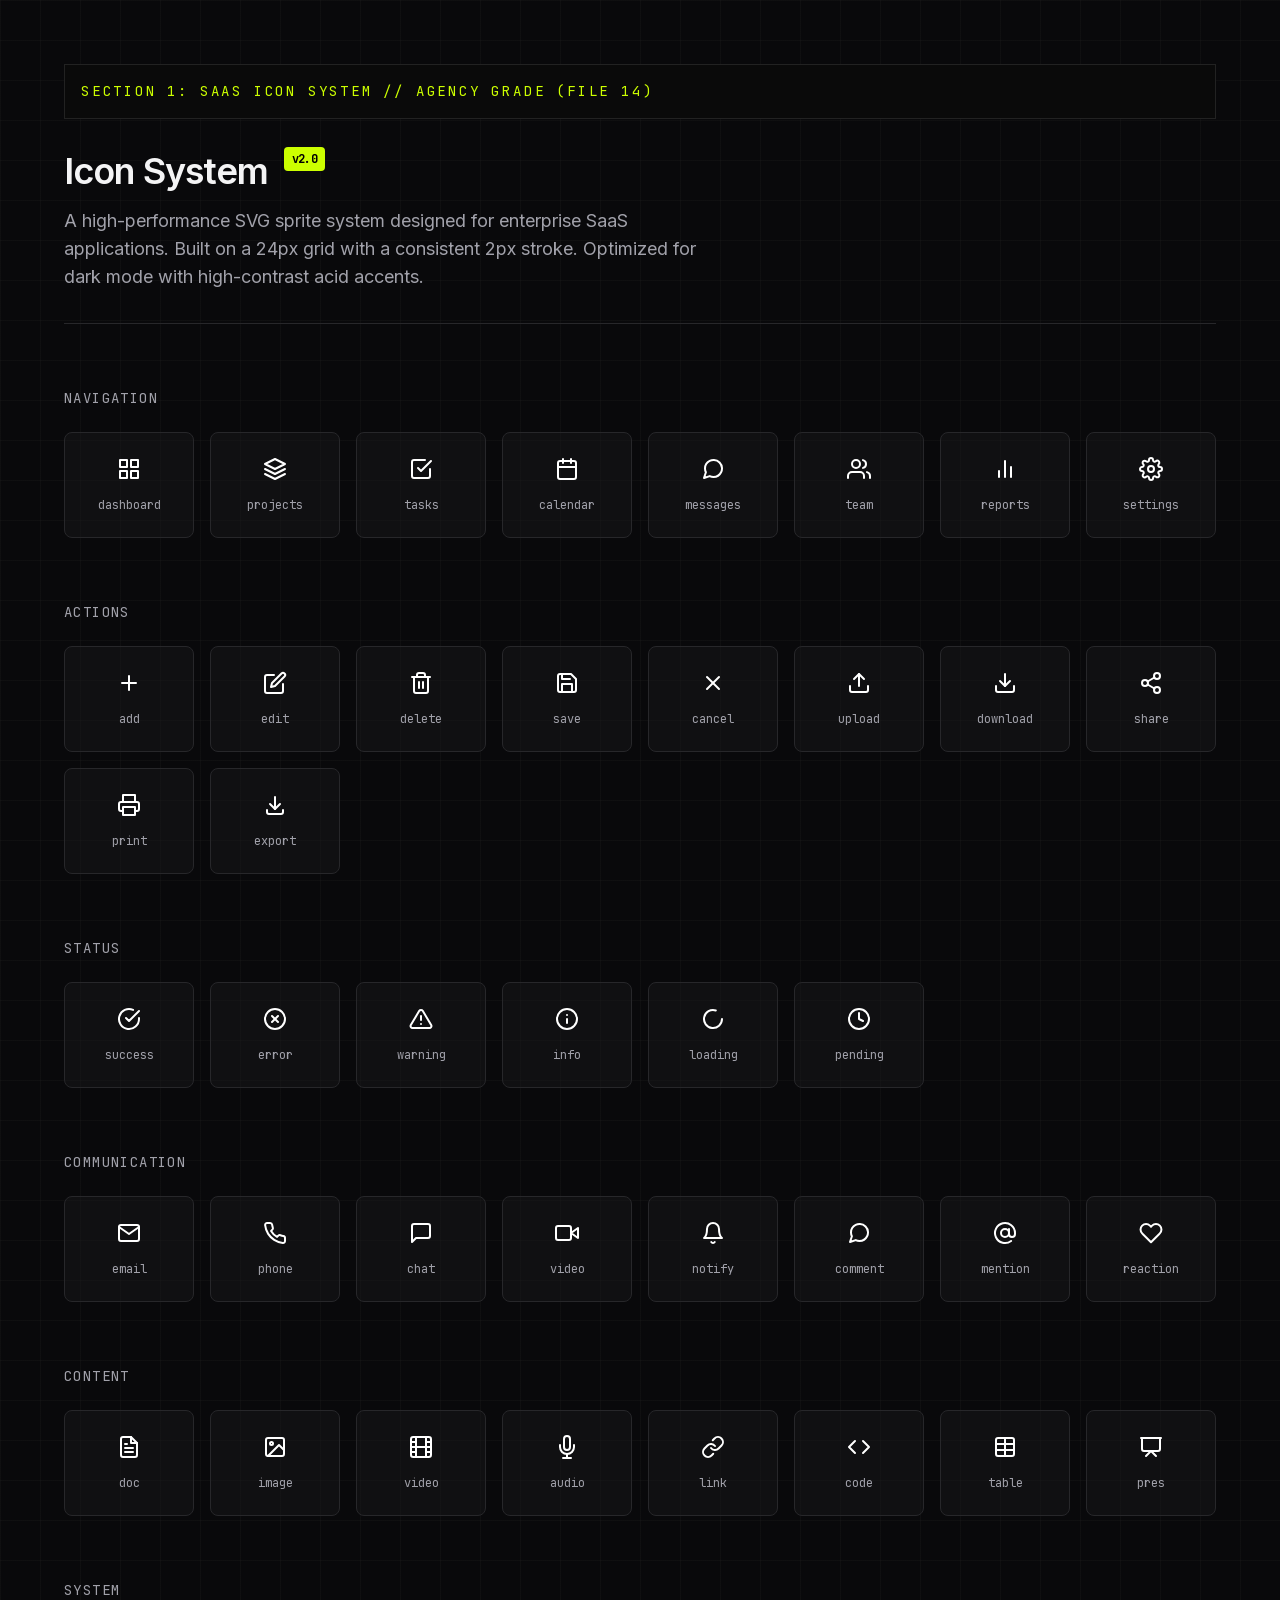
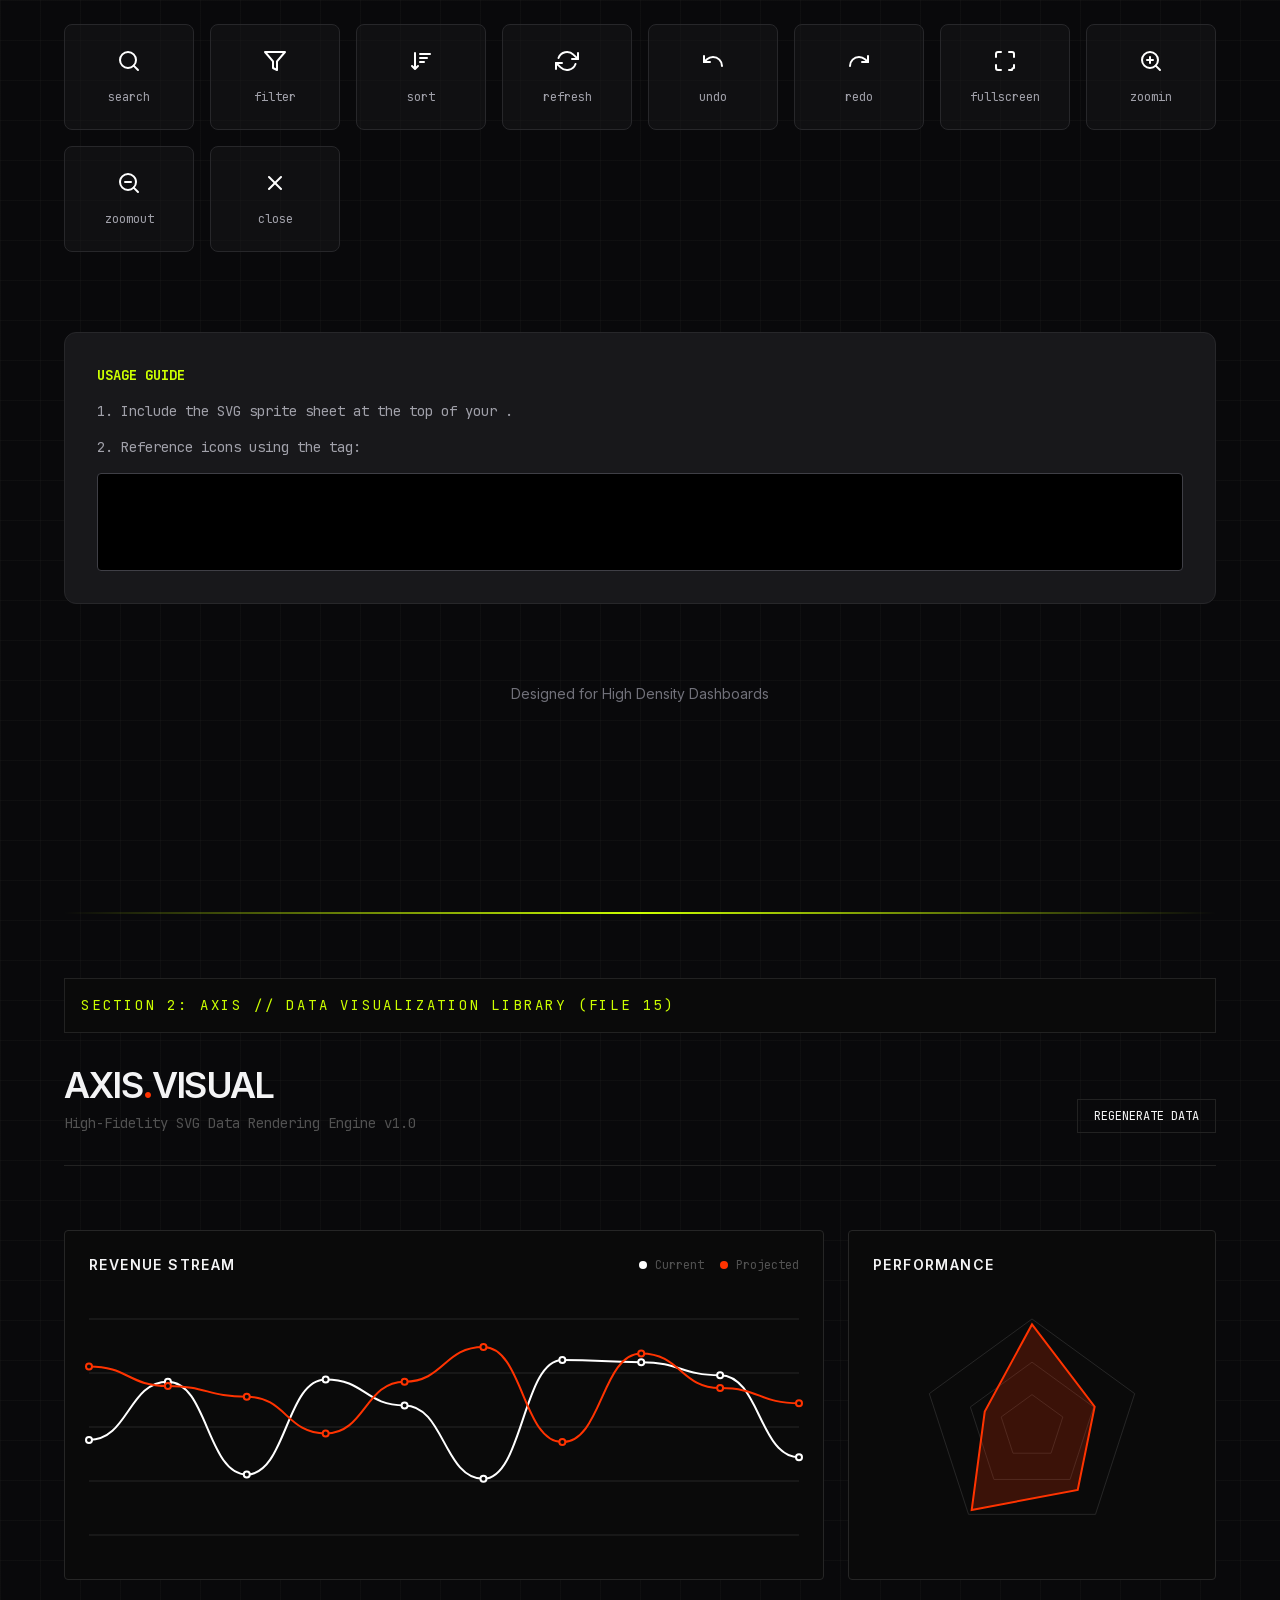
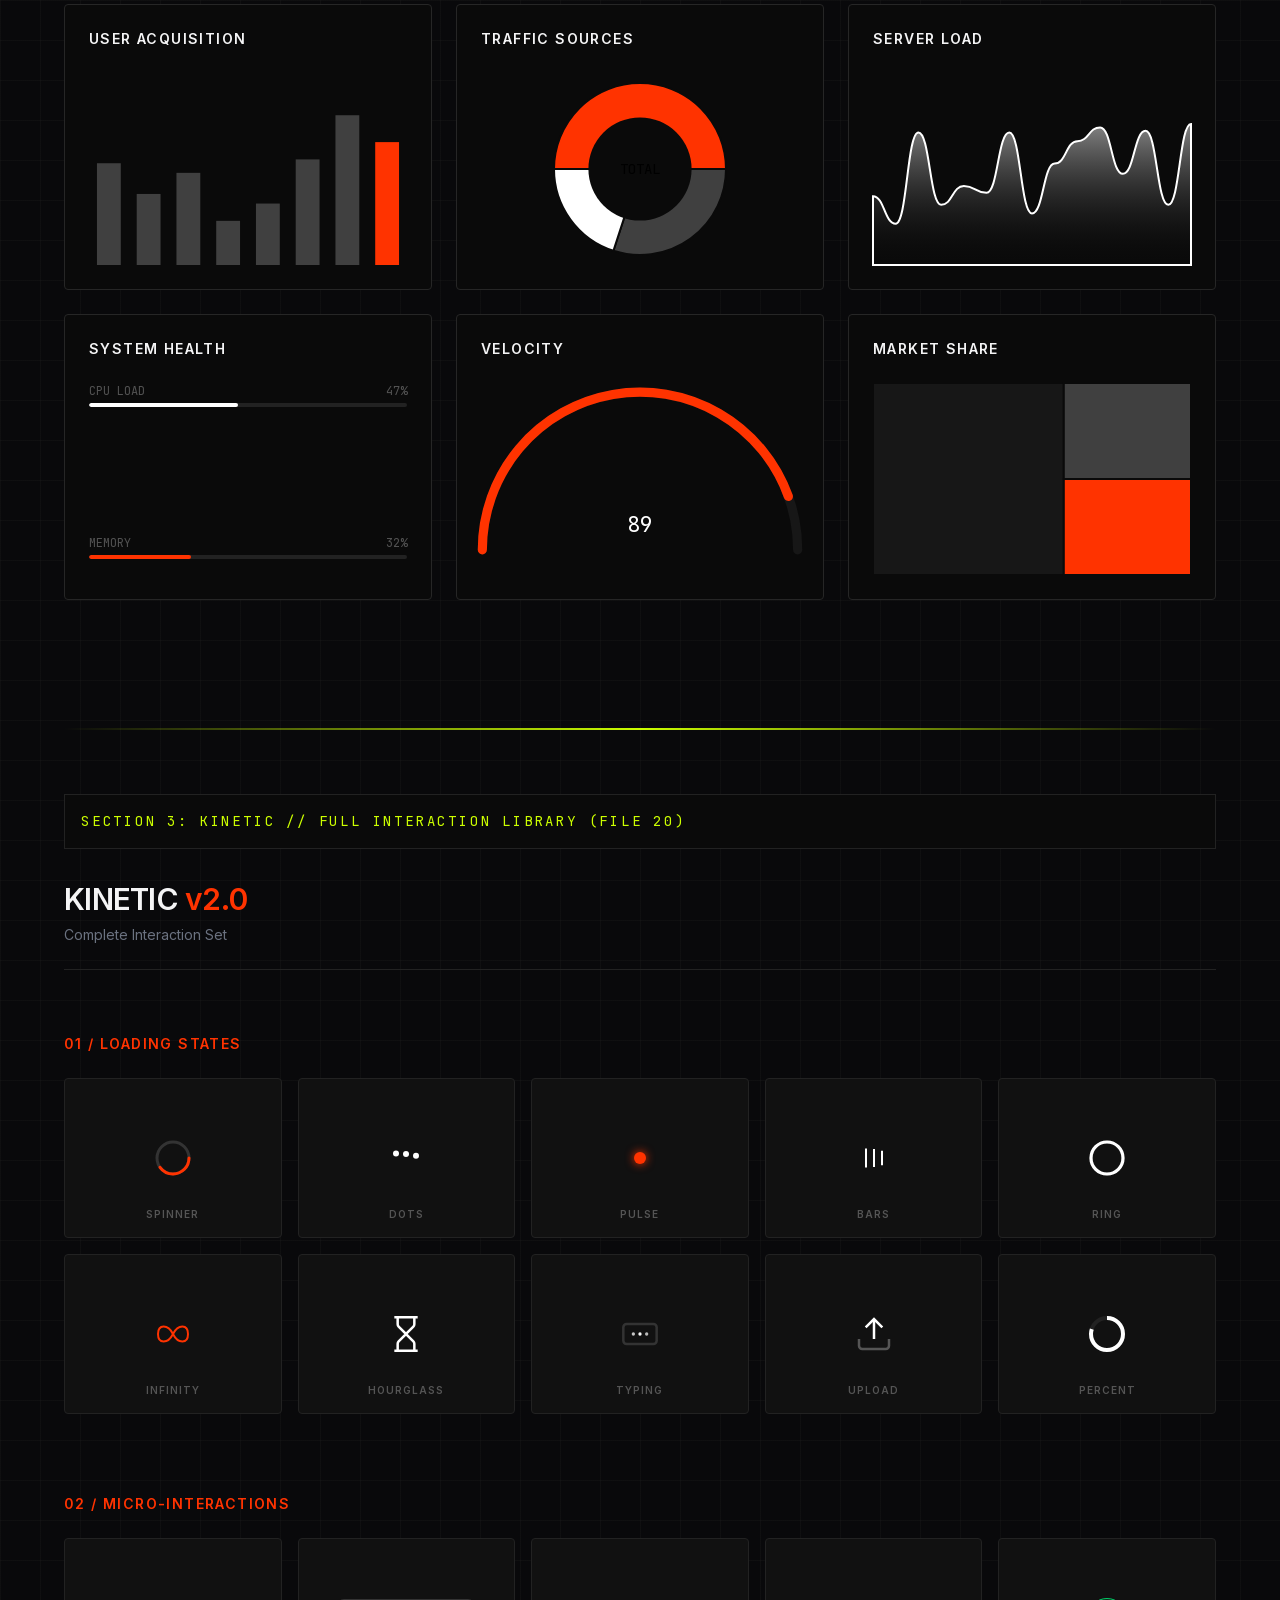
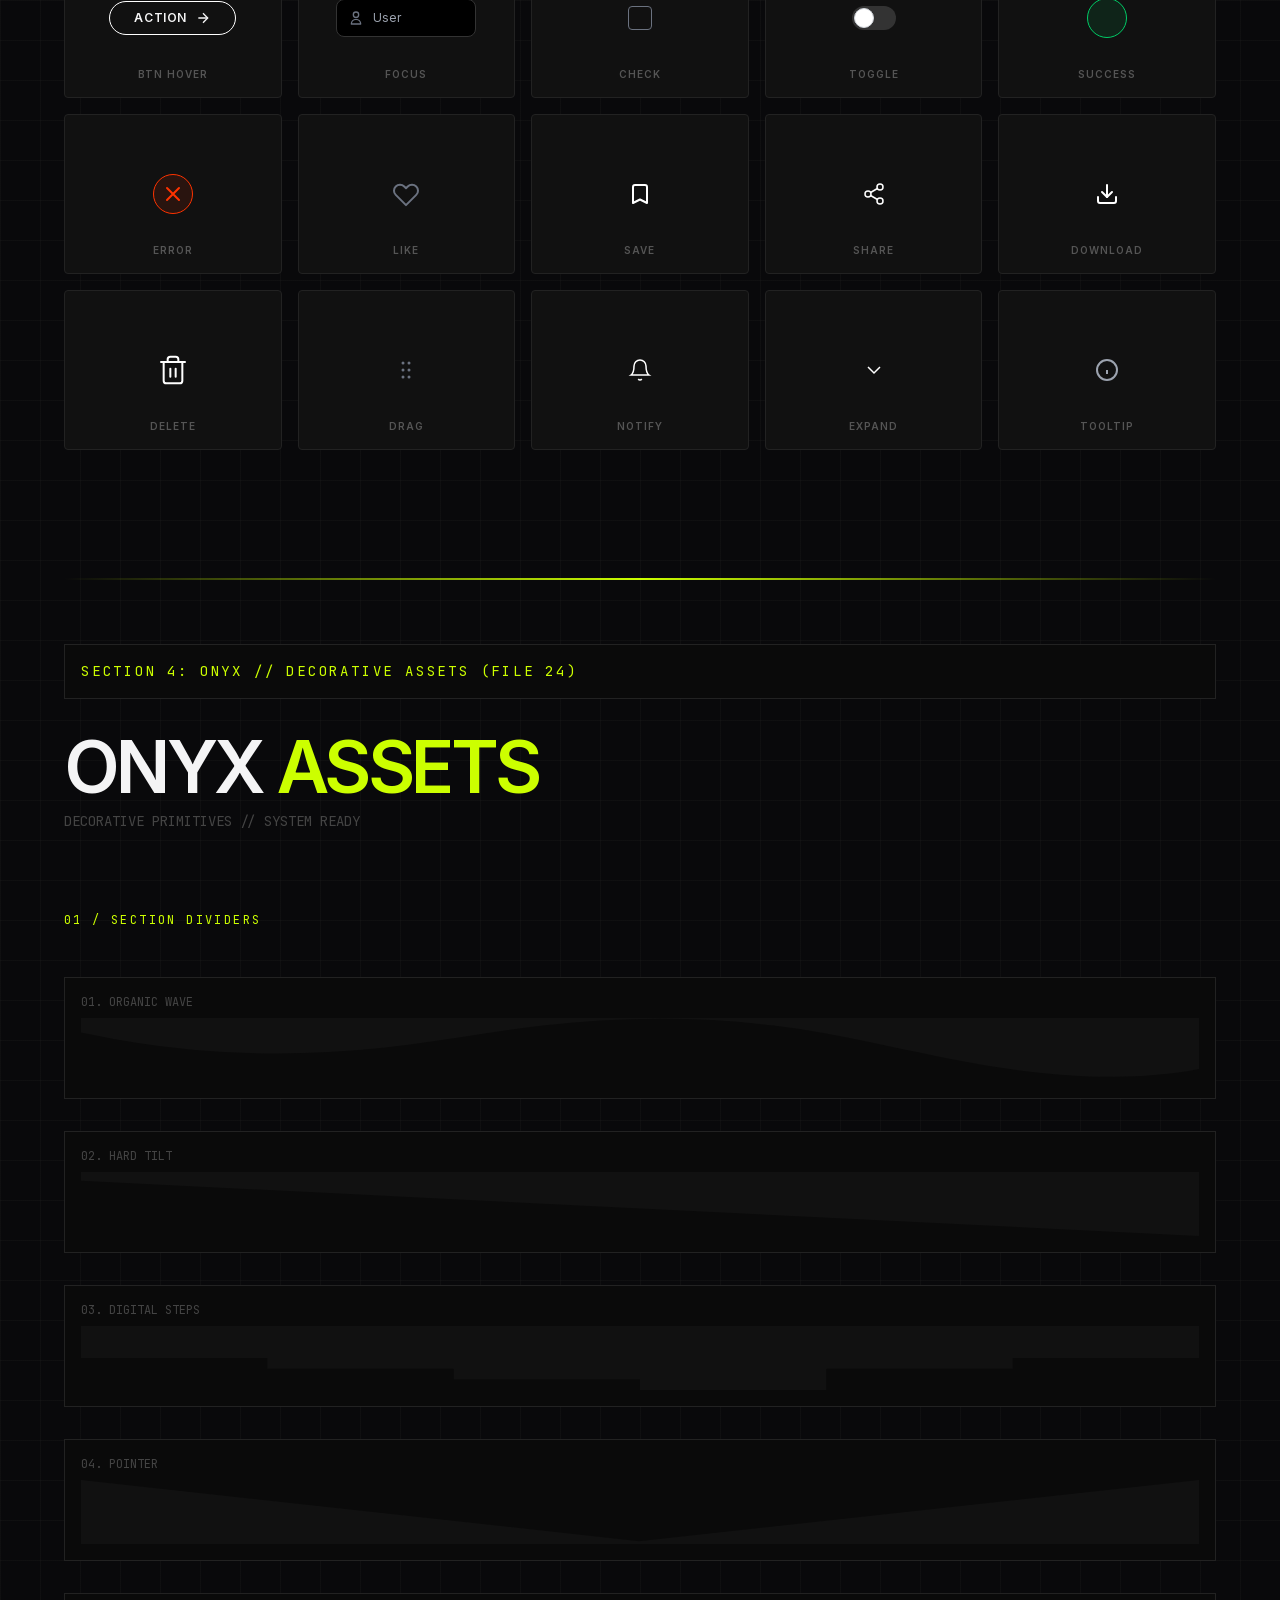
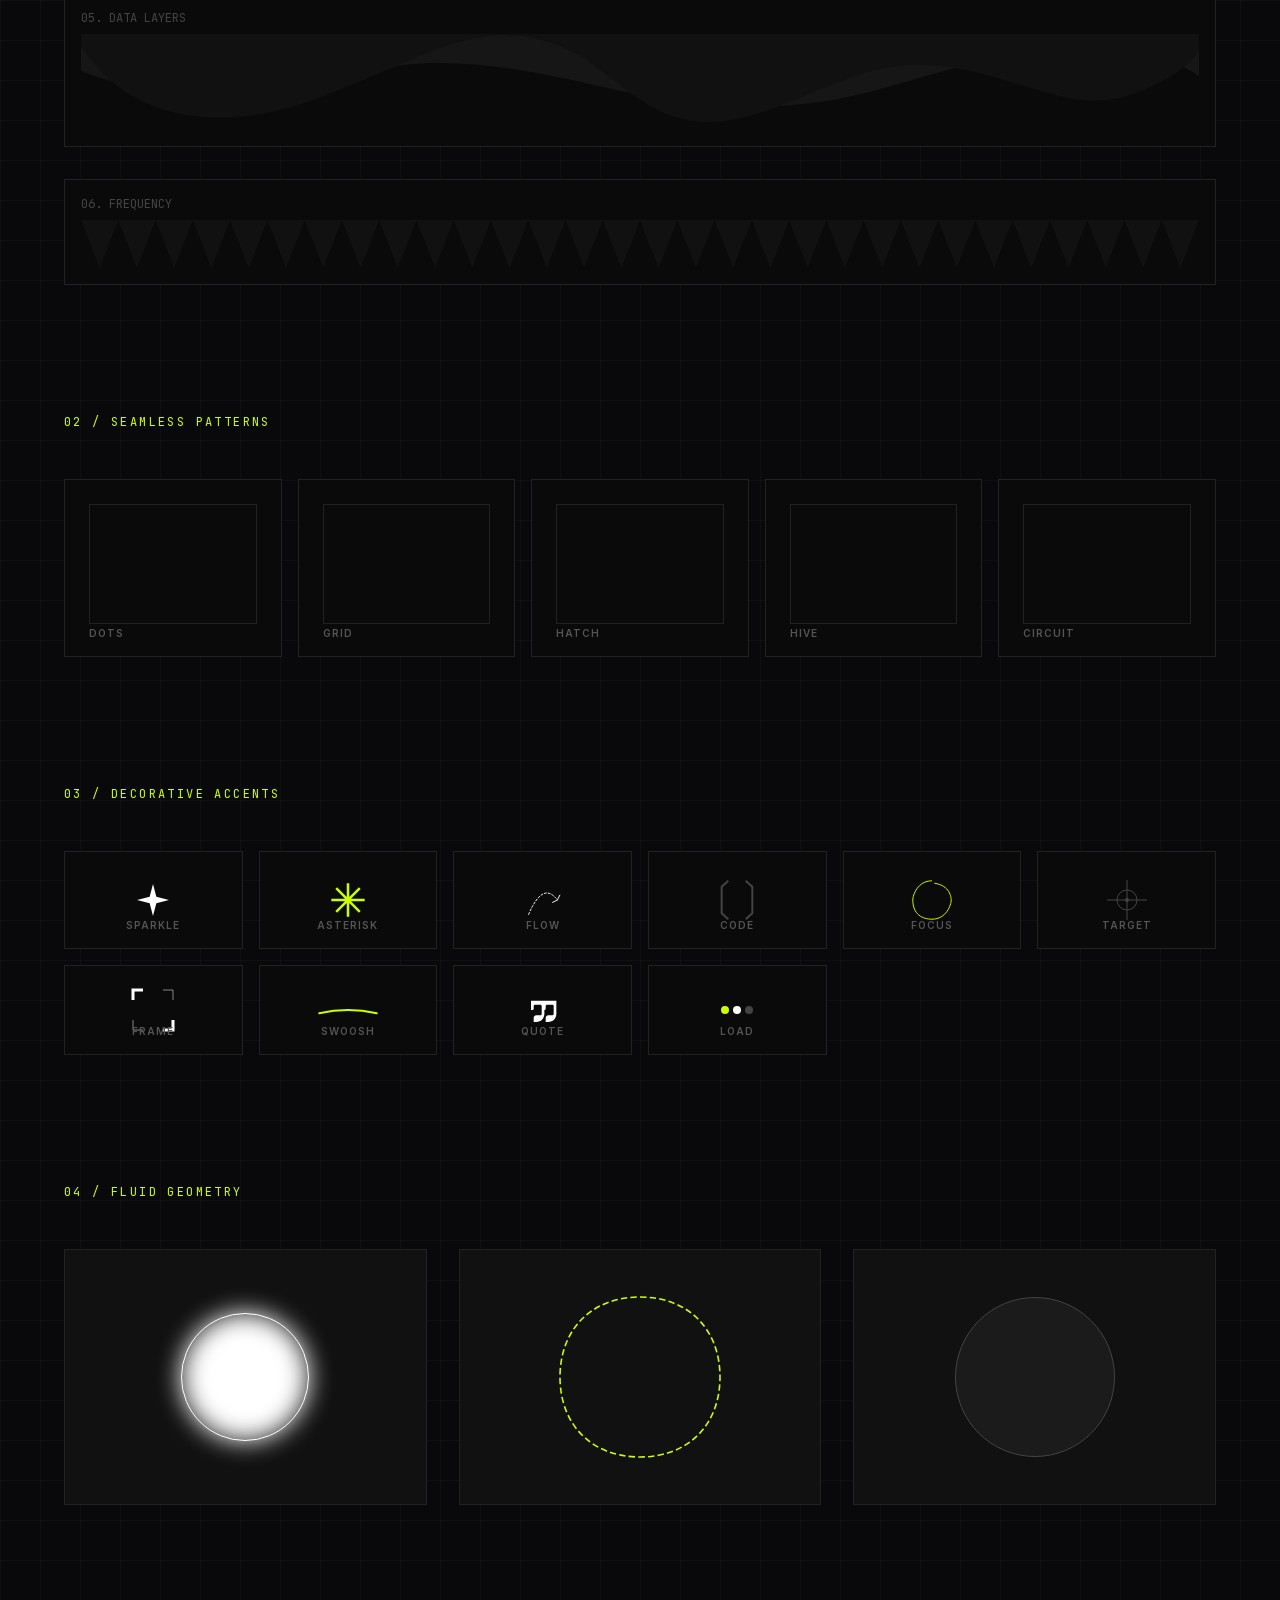
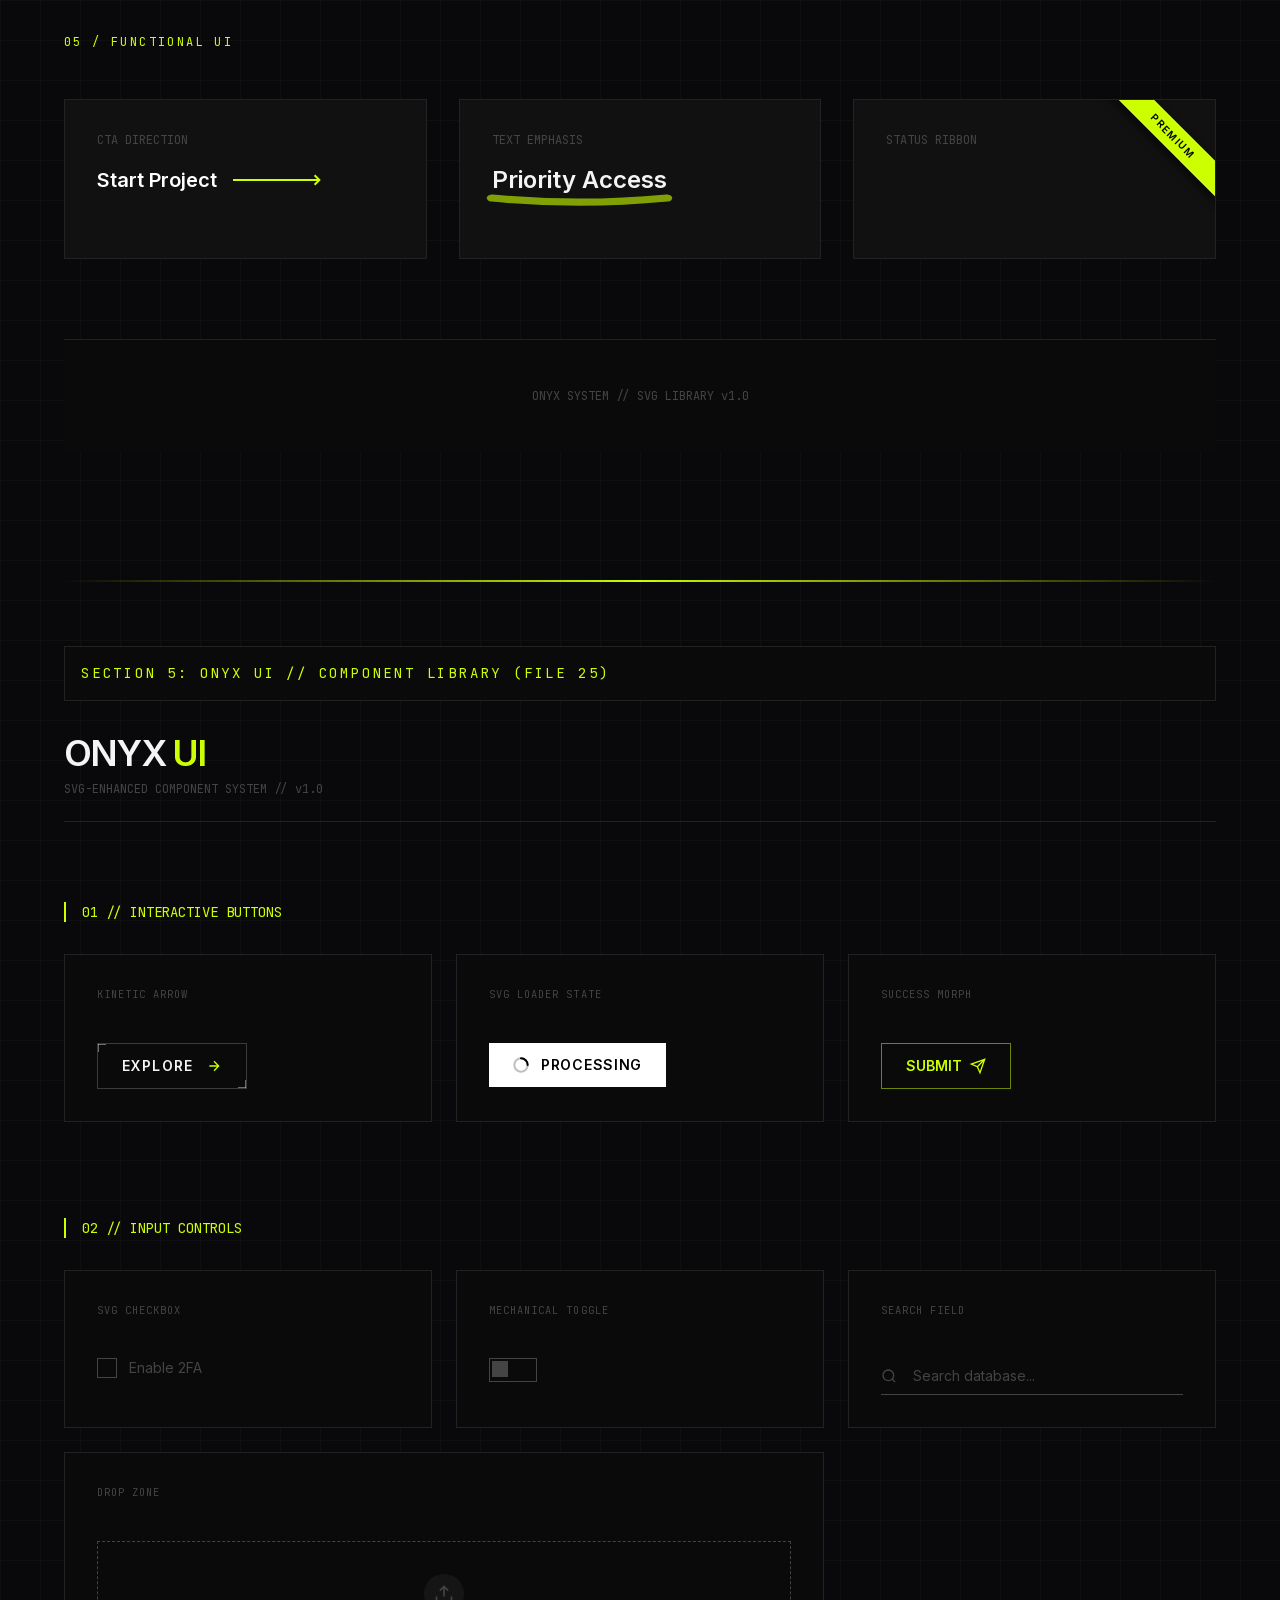
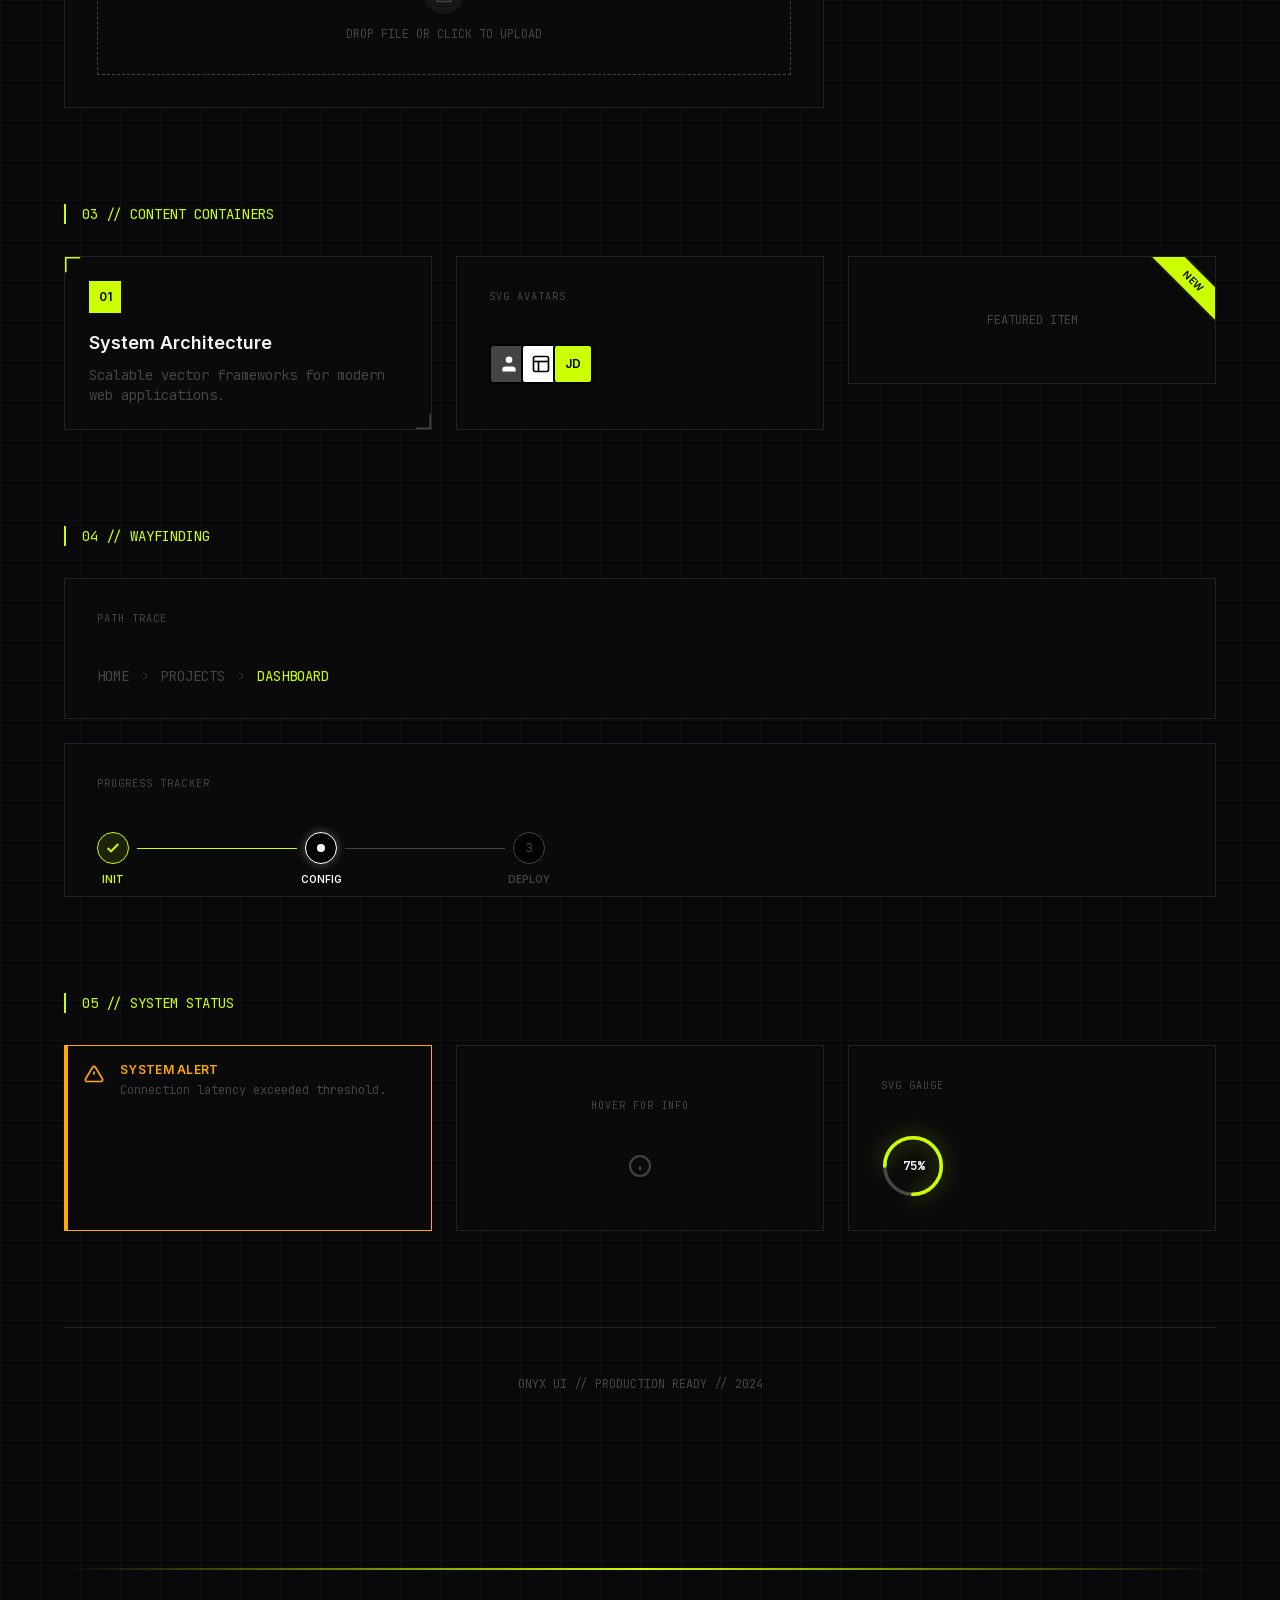
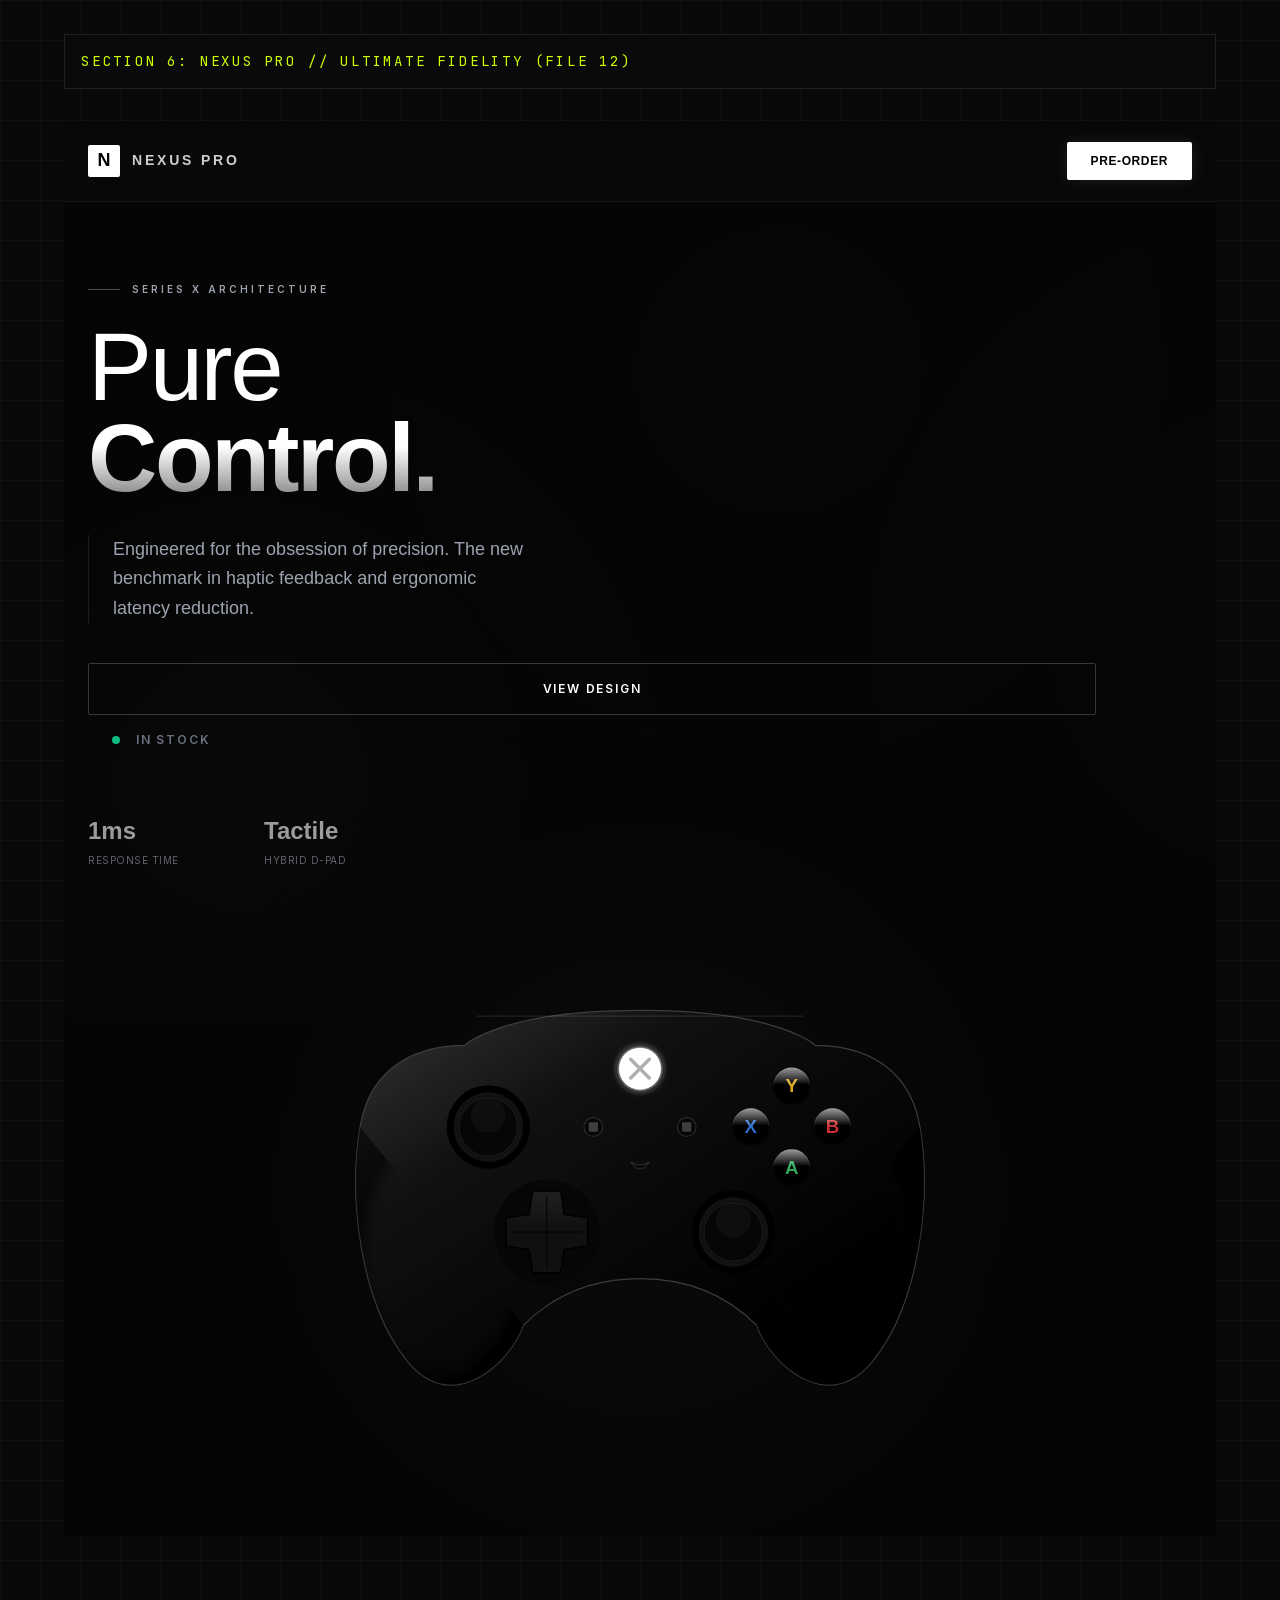
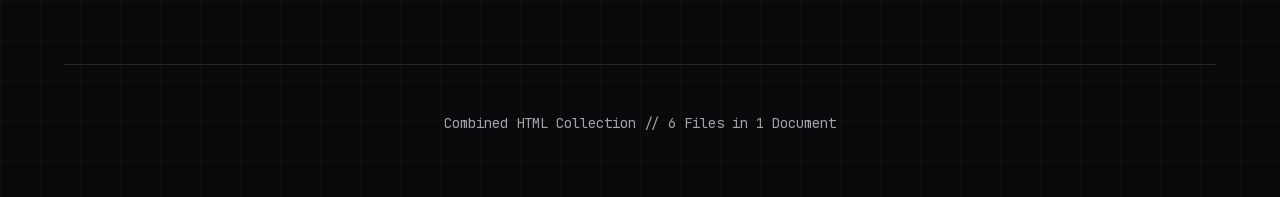
<file: assets/templates/animations-gemini2/index.html>
<html class="dark antialiased" lang="en"><head><meta charset="utf-8"/>
<meta content="width=device-width, initial-scale=1.0" name="viewport"/>
<title>Combined HTML Collection</title>
<script src="assets/resource_3fa48481346f.js"></script>
<link href="https://fonts.googleapis.com" rel="preconnect"/>
<link crossorigin="" href="https://fonts.gstatic.com" rel="preconnect"/>
<link href="assets/css2_604c95cc5779.css" rel="stylesheet"/>
<script>
tailwind.config = {
darkMode: 'class',
theme: {
extend: {
fontFamily: {
sans: ['Inter', 'Space Grotesk', 'sans-serif'],
mono: ['JetBrains Mono', 'monospace'],
},
colors: {
obsidian: '#09090b',
charcoal: '#18181b',
concrete: '#f4f4f5',
acid: '#ccff00',
danger: '#ff453a',
void: '#000000',
surface: '#0a0a0a',
panel: '#111111',
border: '#222222',
accent: '#ff3300',
success: '#00cc66',
error: '#ff3300',
lime: '#ccff00',
dim: '#444444',
muted: '#525252',
text: '#e5e5e5',
warning: '#ffaa00',
},
animation: {
'float': 'float 8s ease-in-out infinite',
'spin-slow': 'spin 1s linear infinite',
'morph': 'morph 8s ease-in-out infinite',
'draw': 'draw 0.4s ease-out forwards',
},
keyframes: {
float: { '0%, 100%': { transform: 'translateY(0)' }, '50%': { transform: 'translateY(-10px)' } },
morph: {
'0%, 100%': { borderRadius: '60% 40% 30% 70% / 60% 30% 70% 40%' },
'50%': { borderRadius: '30% 60% 70% 40% / 50% 60% 30% 60%' },
},
draw: { 'to': { strokeDashoffset: '0' } }
}
}
}
}
</script>
<style>
body {
background-color: #000;
color: #e5e5e5;
}
/* Section Divider */
.section-divider {
width: 100%;
height: 2px;
background: linear-gradient(to right, transparent, #ccff00, transparent);
margin: 4rem 0;
}
.section-header {
font-family: 'JetBrains Mono', monospace;
font-size: 0.875rem;
color: #ccff00;
text-transform: uppercase;
letter-spacing: 0.2em;
margin-bottom: 2rem;
padding: 1rem;
border: 1px solid #222;
background: #0a0a0a;
}
/* Base Icon Styles */
.icon-base {
fill: none;
stroke: currentColor;
stroke-width: 2;
stroke-linecap: round;
stroke-linejoin: round;
transition: all 0.2s cubic-bezier(0.4, 0, 0.2, 1);
}
.icon-card:hover .icon-base {
transform: scale(1.1);
stroke: var(--hover-color, #ccff00);
}
@media (prefers-color-scheme: light) {
.icon-card:hover .icon-base {
stroke: #000000;
}
}
.icon-filled {
fill: currentColor;
stroke: none;
}
.bg-grid {
background-size: 40px 40px;
background-image: linear-gradient(to right, rgba(128, 128, 128, 0.05) 1px, transparent 1px),
linear-gradient(to bottom, rgba(128, 128, 128, 0.05) 1px, transparent 1px);
}
/* Chart Styles */
.chart-card {
background: #0a0a0a;
border: 1px solid #262626;
border-radius: 4px;
padding: 24px;
position: relative;
overflow: hidden;
transition: border-color 0.3s;
}
.chart-card:hover {
border-color: #404040;
}
#tooltip {
position: absolute;
background: rgba(10, 10, 10, 0.9);
backdrop-filter: blur(8px);
border: 1px solid #333;
padding: 8px 12px;
border-radius: 4px;
font-family: 'JetBrains Mono', monospace;
font-size: 12px;
color: white;
pointer-events: none;
opacity: 0;
transition: opacity 0.2s, transform 0.2s;
z-index: 100;
box-shadow: 0 4px 20px rgba(0,0,0,0.5);
}
svg { overflow: visible; }
.grid-line { stroke: #262626; stroke-width: 1; }
.axis-text { fill: #525252; font-family: 'JetBrains Mono'; font-size: 10px; }
.draw-path {
stroke-dasharray: 1000;
stroke-dashoffset: 1000;
animation: dash 1.5s cubic-bezier(0.16, 1, 0.3, 1) forwards;
}
.grow-bar {
transform-origin: bottom;
transform: scaleY(0);
animation: grow 1s cubic-bezier(0.16, 1, 0.3, 1) forwards;
}
.fade-in {
opacity: 0;
animation: fade 1s ease forwards;
}
@keyframes dash { to { stroke-dashoffset: 0; } }
@keyframes grow { to { transform: scaleY(1); } }
@keyframes fade { to { opacity: 1; } }
.noise {
position: fixed;
top: 0; left: 0; width: 100%; height: 100%;
opacity: 0.03;
pointer-events: none;
z-index: 9999;
background: url("filter_3E_3Crect_width__100_25_27f522a784f1.html")'/%3E%3C/svg%3E");
}
/* KINETIC Styles */
:root {
--ease-out: cubic-bezier(0.16, 1, 0.3, 1);
--ease-elastic: cubic-bezier(0.34, 1.56, 0.64, 1);
}
.card {
background: #111;
border: 1px solid #222;
border-radius: 4px;
display: flex;
flex-direction: column;
align-items: center;
justify-content: center;
height: 160px;
position: relative;
transition: border-color 0.3s, background-color 0.3s;
}
.card:hover { border-color: #444; background: #161616; }
.label {
position: absolute;
bottom: 15px;
font-size: 10px;
color: #555;
text-transform: uppercase;
letter-spacing: 1px;
font-weight: 700;
pointer-events: none;
}
@keyframes spin { to { transform: rotate(360deg); } }
@keyframes bounce { 0%, 100% { transform: translateY(0); } 50% { transform: translateY(-5px); } }
@keyframes radar { 0% { transform: scale(0.5); opacity: 1; border-width: 2px; } 100% { transform: scale(2.5); opacity: 0; border-width: 0px; } }
@keyframes ring-dash { 0% { stroke-dasharray: 1, 200; stroke-dashoffset: 0; } 50% { stroke-dasharray: 90, 200; stroke-dashoffset: -35px; } 100% { stroke-dasharray: 90, 200; stroke-dashoffset: -124px; } }
@keyframes dash-draw { 0% { stroke-dashoffset: 100; } 50% { stroke-dashoffset: 0; } 100% { stroke-dashoffset: -100; } }
@keyframes upload-arrow { 0%, 100% { transform: translateY(0); } 50% { transform: translateY(-6px); } }
@keyframes upload-bar { 0%, 100% { opacity: 0.3; } 50% { opacity: 1; } }
@keyframes shake {
10%, 90% { transform: translate3d(-1px, 0, 0); }
20%, 80% { transform: translate3d(2px, 0, 0); }
30%, 50%, 70% { transform: translate3d(-4px, 0, 0); }
40%, 60% { transform: translate3d(4px, 0, 0); }
}
@keyframes pop { 0% { transform: scale(1); } 50% { transform: scale(1.4); } 100% { transform: scale(1); } }
.dl-arrow-group { transition: transform 0.4s var(--ease-out), opacity 0.2s; }
.dl-progress { stroke-dasharray: 60; stroke-dashoffset: 60; transition: stroke-dashoffset 1s linear; }
.dl-check { transform: scale(0); transform-origin: center; transition: transform 0.3s var(--ease-elastic); }
.downloading .dl-arrow-group { transform: translateY(10px); opacity: 0; }
.downloading .dl-progress { stroke-dashoffset: 0; opacity: 1; }
.download-complete .dl-progress { opacity: 0; }
.download-complete .dl-check { transform: scale(1); }
.lid { transform-origin: 12px 5px; transition: transform 0.3s var(--ease-elastic); }
.trash-lines { transition: opacity 0.2s; }
.card:hover .lid { transform: translateY(-3px) rotate(-15deg); }
.card:hover .trash-lines { opacity: 0; }
.tooltip-box {
transform: translateY(10px) scale(0.95);
opacity: 0;
transition: all 0.3s var(--ease-elastic);
pointer-events: none;
}
.card:hover .tooltip-box { transform: translateY(0) scale(1); opacity: 1; }
/* ONYX Styles */
.section-title {
font-family: 'JetBrains Mono', monospace;
font-size: 0.75rem;
color: #ccff00;
text-transform: uppercase;
letter-spacing: 0.2em;
margin-bottom: 2rem;
display: block;
border-b: 1px solid #222;
padding-bottom: 1rem;
}
.grid-box {
background: #0a0a0a;
border: 1px solid #222;
padding: 1.5rem;
position: relative;
overflow: hidden;
transition: border-color 0.3s;
}
.grid-box:hover { border-color: #444; }
.pattern-swatch { width: 100%; height: 120px; border: 1px solid #222; margin-bottom: 0.5rem; }
/* ONYX UI Styles */
.svg-icon { fill: none; stroke: currentColor; stroke-width: 1.5; stroke-linecap: round; stroke-linejoin: round; }
.stroke-draw { stroke-dasharray: 20; stroke-dashoffset: 20; }
.group:hover .stroke-draw { animation: draw 0.4s ease-out forwards; }
input:checked ~ .checkbox-box { background-color: #ccff00; border-color: #ccff00; }
input:checked ~ .checkbox-box svg { transform: scale(1); }
.comp-card {
border: 1px solid #222;
background: #0a0a0a;
padding: 2rem;
display: flex;
flex-direction: column;
gap: 1.5rem;
position: relative;
}
.comp-label {
font-family: 'JetBrains Mono', monospace;
font-size: 0.65rem;
color: #444;
text-transform: uppercase;
letter-spacing: 0.1em;
margin-bottom: 1rem;
display: block;
}
</style></head>
<body class="bg-void dark:bg-obsidian text-zinc-900 dark:text-zinc-100 min-h-screen p-8 md:p-16 bg-grid transition-colors duration-300">
<div class="noise"></div>
<div id="tooltip"></div>
<!-- ========================================================================
         SECTION 1: SaaS Icon System // Agency Grade (File 14)
    ======================================================================== -->
<section class="max-w-7xl mx-auto mb-32" id="section-14">
<div class="section-header">SECTION 1: SaaS Icon System // Agency Grade (File 14)</div>
<!-- SVG SPRITE SHEET (Hidden) -->
<svg style="display: none;">
<defs>
<!-- NAVIGATION -->
<symbol id="nav-dashboard" viewbox="0 0 24 24"><rect height="7" width="7" x="3" y="3"></rect><rect height="7" width="7" x="14" y="3"></rect><rect height="7" width="7" x="14" y="14"></rect><rect height="7" width="7" x="3" y="14"></rect></symbol>
<symbol id="nav-projects" viewbox="0 0 24 24"><path d="M12 2L2 7l10 5 10-5-10-5zM2 17l10 5 10-5M2 12l10 5 10-5"></path></symbol>
<symbol id="nav-tasks" viewbox="0 0 24 24"><path d="M9 11l3 3L22 4"></path><path d="M21 12v7a2 2 0 0 1-2 2H5a2 2 0 0 1-2-2V5a2 2 0 0 1 2-2h11"></path></symbol>
<symbol id="nav-calendar" viewbox="0 0 24 24"><rect height="18" rx="2" ry="2" width="18" x="3" y="4"></rect><line x1="16" x2="16" y1="2" y2="6"></line><line x1="8" x2="8" y1="2" y2="6"></line><line x1="3" x2="21" y1="10" y2="10"></line></symbol>
<symbol id="nav-messages" viewbox="0 0 24 24"><path d="M21 11.5a8.38 8.38 0 0 1-.9 3.8 8.5 8.5 0 0 1-7.6 4.7 8.38 8.38 0 0 1-3.8-.9L3 21l1.9-5.7a8.38 8.38 0 0 1-.9-3.8 8.5 8.5 0 0 1 4.7-7.6 8.38 8.38 0 0 1 3.8-.9h.5a8.48 8.48 0 0 1 8 8v.5z"></path></symbol>
<symbol id="nav-team" viewbox="0 0 24 24"><path d="M17 21v-2a4 4 0 0 0-4-4H5a4 4 0 0 0-4 4v2"></path><circle cx="9" cy="7" r="4"></circle><path d="M23 21v-2a4 4 0 0 0-3-3.87"></path><path d="M16 3.13a4 4 0 0 1 0 7.75"></path></symbol>
<symbol id="nav-reports" viewbox="0 0 24 24"><line x1="18" x2="18" y1="20" y2="10"></line><line x1="12" x2="12" y1="20" y2="4"></line><line x1="6" x2="6" y1="20" y2="14"></line></symbol>
<symbol id="nav-settings" viewbox="0 0 24 24"><circle cx="12" cy="12" r="3"></circle><path d="M19.4 15a1.65 1.65 0 0 0 .33 1.82l.06.06a2 2 0 0 1 0 2.83 2 2 0 0 1-2.83 0l-.06-.06a1.65 1.65 0 0 0-1.82-.33 1.65 1.65 0 0 0-1 1.51V21a2 2 0 0 1-2 2 2 2 0 0 1-2-2v-.09A1.65 1.65 0 0 0 9 19.4a1.65 1.65 0 0 0-1.82.33l-.06.06a2 2 0 0 1-2.83 0 2 2 0 0 1 0-2.83l.06-.06a1.65 1.65 0 0 0 .33-1.82 1.65 1.65 0 0 0-1.51-1H3a2 2 0 0 1-2-2 2 2 0 0 1 2-2h.09A1.65 1.65 0 0 0 4.6 9a1.65 1.65 0 0 0-.33-1.82l-.06-.06a2 2 0 0 1 0-2.83 2 2 0 0 1 2.83 0l.06.06a1.65 1.65 0 0 0 1.82.33H9a1.65 1.65 0 0 0 1-1.51V3a2 2 0 0 1 2-2 2 2 0 0 1 2 2v.09a1.65 1.65 0 0 0 1 1.51 1.65 1.65 0 0 0 1.82-.33l.06-.06a2 2 0 0 1 2.83 0 2 2 0 0 1 0 2.83l-.06.06a1.65 1.65 0 0 0-.33 1.82V9a1.65 1.65 0 0 0 1.51 1H21a2 2 0 0 1 2 2 2 2 0 0 1-2 2h-.09a1.65 1.65 0 0 0-1.51 1z"></path></symbol>
<!-- ACTIONS -->
<symbol id="act-add" viewbox="0 0 24 24"><line x1="12" x2="12" y1="5" y2="19"></line><line x1="5" x2="19" y1="12" y2="12"></line></symbol>
<symbol id="act-edit" viewbox="0 0 24 24"><path d="M11 4H4a2 2 0 0 0-2 2v14a2 2 0 0 0 2 2h14a2 2 0 0 0 2-2v-7"></path><path d="M18.5 2.5a2.121 2.121 0 0 1 3 3L12 15l-4 1 1-4 9.5-9.5z"></path></symbol>
<symbol id="act-delete" viewbox="0 0 24 24"><polyline points="3 6 5 6 21 6"></polyline><path d="M19 6v14a2 2 0 0 1-2 2H7a2 2 0 0 1-2-2V6m3 0V4a2 2 0 0 1 2-2h4a2 2 0 0 1 2 2v2"></path><line x1="10" x2="10" y1="11" y2="17"></line><line x1="14" x2="14" y1="11" y2="17"></line></symbol>
<symbol id="act-save" viewbox="0 0 24 24"><path d="M19 21H5a2 2 0 0 1-2-2V5a2 2 0 0 1 2-2h11l5 5v11a2 2 0 0 1-2 2z"></path><polyline points="17 21 17 13 7 13 7 21"></polyline><polyline points="7 3 7 8 15 8"></polyline></symbol>
<symbol id="act-cancel" viewbox="0 0 24 24"><line x1="18" x2="6" y1="6" y2="18"></line><line x1="6" x2="18" y1="6" y2="18"></line></symbol>
<symbol id="act-upload" viewbox="0 0 24 24"><path d="M21 15v4a2 2 0 0 1-2 2H5a2 2 0 0 1-2-2v-4"></path><polyline points="17 8 12 3 7 8"></polyline><line x1="12" x2="12" y1="3" y2="15"></line></symbol>
<symbol id="act-download" viewbox="0 0 24 24"><path d="M21 15v4a2 2 0 0 1-2 2H5a2 2 0 0 1-2-2v-4"></path><polyline points="7 10 12 15 17 10"></polyline><line x1="12" x2="12" y1="15" y2="3"></line></symbol>
<symbol id="act-share" viewbox="0 0 24 24"><circle cx="18" cy="5" r="3"></circle><circle cx="6" cy="12" r="3"></circle><circle cx="18" cy="19" r="3"></circle><line x1="8.59" x2="15.42" y1="13.51" y2="17.49"></line><line x1="15.41" x2="8.59" y1="6.51" y2="10.49"></line></symbol>
<symbol id="act-print" viewbox="0 0 24 24"><polyline points="6 9 6 2 18 2 18 9"></polyline><path d="M6 18H4a2 2 0 0 1-2-2v-5a2 2 0 0 1 2-2h16a2 2 0 0 1 2 2v5a2 2 0 0 1-2 2h-2"></path><rect height="8" width="12" x="6" y="14"></rect></symbol>
<symbol id="act-export" viewbox="0 0 24 24"><path d="M4 17v2a2 2 0 0 0 2 2h12a2 2 0 0 0 2-2v-2"></path><polyline points="7 11 12 16 17 11"></polyline><line x1="12" x2="12" y1="16" y2="4"></line></symbol>
<!-- STATUS -->
<symbol id="stat-success" viewbox="0 0 24 24"><path d="M22 11.08V12a10 10 0 1 1-5.93-9.14"></path><polyline points="22 4 12 14.01 9 11.01"></polyline></symbol>
<symbol id="stat-error" viewbox="0 0 24 24"><circle cx="12" cy="12" r="10"></circle><line x1="15" x2="9" y1="9" y2="15"></line><line x1="9" x2="15" y1="9" y2="15"></line></symbol>
<symbol id="stat-warning" viewbox="0 0 24 24"><path d="M10.29 3.86L1.82 18a2 2 0 0 0 1.71 3h16.94a2 2 0 0 0 1.71-3L13.71 3.86a2 2 0 0 0-3.42 0z"></path><line x1="12" x2="12" y1="9" y2="13"></line><line x1="12" x2="12.01" y1="17" y2="17"></line></symbol>
<symbol id="stat-info" viewbox="0 0 24 24"><circle cx="12" cy="12" r="10"></circle><line x1="12" x2="12" y1="16" y2="12"></line><line x1="12" x2="12.01" y1="8" y2="8"></line></symbol>
<symbol id="stat-loading" viewbox="0 0 24 24"><path d="M21 12a9 9 0 1 1-6.219-8.56"></path></symbol>
<symbol id="stat-pending" viewbox="0 0 24 24"><circle cx="12" cy="12" r="10"></circle><polyline points="12 6 12 12 16 14"></polyline></symbol>
<!-- COMMUNICATION -->
<symbol id="comm-email" viewbox="0 0 24 24"><path d="M4 4h16c1.1 0 2 .9 2 2v12c0 1.1-.9 2-2 2H4c-1.1 0-2-.9-2-2V6c0-1.1.9-2 2-2z"></path><polyline points="22,6 12,13 2,6"></polyline></symbol>
<symbol id="comm-phone" viewbox="0 0 24 24"><path d="M22 16.92v3a2 2 0 0 1-2.18 2 19.79 19.79 0 0 1-8.63-3.07 19.5 19.5 0 0 1-6-6 19.79 19.79 0 0 1-3.07-8.67A2 2 0 0 1 4.11 2h3a2 2 0 0 1 2 1.72 12.84 12.84 0 0 0 .7 2.81 2 2 0 0 1-.45 2.11L8.09 9.91a16 16 0 0 0 6 6l1.27-1.27a2 2 0 0 1 2.11-.45 12.84 12.84 0 0 0 2.81.7A2 2 0 0 1 22 16.92z"></path></symbol>
<symbol id="comm-chat" viewbox="0 0 24 24"><path d="M21 15a2 2 0 0 1-2 2H7l-4 4V5a2 2 0 0 1 2-2h14a2 2 0 0 1 2 2z"></path></symbol>
<symbol id="comm-video" viewbox="0 0 24 24"><polygon points="23 7 16 12 23 17 23 7"></polygon><rect height="14" rx="2" ry="2" width="15" x="1" y="5"></rect></symbol>
<symbol id="comm-notify" viewbox="0 0 24 24"><path d="M18 8A6 6 0 0 0 6 8c0 7-3 9-3 9h18s-3-2-3-9"></path><path d="M13.73 21a2 2 0 0 1-3.46 0"></path></symbol>
<symbol id="comm-comment" viewbox="0 0 24 24"><path d="M21 11.5a8.38 8.38 0 0 1-.9 3.8 8.5 8.5 0 0 1-7.6 4.7 8.38 8.38 0 0 1-3.8-.9L3 21l1.9-5.7a8.38 8.38 0 0 1-.9-3.8 8.5 8.5 0 0 1 4.7-7.6 8.38 8.38 0 0 1 3.8-.9h.5a8.48 8.48 0 0 1 8 8v.5z"></path></symbol>
<symbol id="comm-mention" viewbox="0 0 24 24"><circle cx="12" cy="12" r="4"></circle><path d="M16 8v5a3 3 0 0 0 6 0v-1a10 10 0 1 0-3.92 7.94"></path></symbol>
<symbol id="comm-reaction" viewbox="0 0 24 24"><path d="M20.84 4.61a5.5 5.5 0 0 0-7.78 0L12 5.67l-1.06-1.06a5.5 5.5 0 0 0-7.78 7.78l1.06 1.06L12 21.23l7.78-7.78 1.06-1.06a5.5 5.5 0 0 0 0-7.78z"></path></symbol>
<!-- CONTENT -->
<symbol id="cont-doc" viewbox="0 0 24 24"><path d="M14 2H6a2 2 0 0 0-2 2v16a2 2 0 0 0 2 2h12a2 2 0 0 0 2-2V8z"></path><polyline points="14 2 14 8 20 8"></polyline><line x1="16" x2="8" y1="13" y2="13"></line><line x1="16" x2="8" y1="17" y2="17"></line><polyline points="10 9 9 9 8 9"></polyline></symbol>
<symbol id="cont-image" viewbox="0 0 24 24"><rect height="18" rx="2" ry="2" width="18" x="3" y="3"></rect><circle cx="8.5" cy="8.5" r="1.5"></circle><polyline points="21 15 16 10 5 21"></polyline></symbol>
<symbol id="cont-video" viewbox="0 0 24 24"><rect height="20" rx="2.18" ry="2.18" width="20" x="2" y="2"></rect><line x1="7" x2="7" y1="2" y2="22"></line><line x1="17" x2="17" y1="2" y2="22"></line><line x1="2" x2="22" y1="12" y2="12"></line><line x1="2" x2="7" y1="7" y2="7"></line><line x1="2" x2="7" y1="17" y2="17"></line><line x1="17" x2="22" y1="17" y2="17"></line><line x1="17" x2="22" y1="7" y2="7"></line></symbol>
<symbol id="cont-audio" viewbox="0 0 24 24"><path d="M12 1a3 3 0 0 0-3 3v8a3 3 0 0 0 6 0V4a3 3 0 0 0-3-3z"></path><path d="M19 10v2a7 7 0 0 1-14 0v-2"></path><line x1="12" x2="12" y1="19" y2="23"></line><line x1="8" x2="16" y1="23" y2="23"></line></symbol>
<symbol id="cont-link" viewbox="0 0 24 24"><path d="M10 13a5 5 0 0 0 7.54.54l3-3a5 5 0 0 0-7.07-7.07l-1.72 1.71"></path><path d="M14 11a5 5 0 0 0-7.54-.54l-3 3a5 5 0 0 0 7.07 7.07l1.71-1.71"></path></symbol>
<symbol id="cont-code" viewbox="0 0 24 24"><polyline points="16 18 22 12 16 6"></polyline><polyline points="8 6 2 12 8 18"></polyline></symbol>
<symbol id="cont-table" viewbox="0 0 24 24"><rect height="18" rx="2" ry="2" width="18" x="3" y="3"></rect><line x1="3" x2="21" y1="9" y2="9"></line><line x1="3" x2="21" y1="15" y2="15"></line><line x1="12" x2="12" y1="3" y2="21"></line></symbol>
<symbol id="cont-pres" viewbox="0 0 24 24"><path d="M2 3h20"></path><path d="M21 3v11a2 2 0 0 1-2 2H5a2 2 0 0 1-2-2V3"></path><path d="m7 21 5-5 5 5"></path></symbol>
<!-- SYSTEM -->
<symbol id="sys-search" viewbox="0 0 24 24"><circle cx="11" cy="11" r="8"></circle><line x1="21" x2="16.65" y1="21" y2="16.65"></line></symbol>
<symbol id="sys-filter" viewbox="0 0 24 24"><polygon points="22 3 2 3 10 12.46 10 19 14 21 14 12.46 22 3"></polygon></symbol>
<symbol id="sys-sort" viewbox="0 0 24 24"><path d="M11 5h10"></path><path d="M11 9h7"></path><path d="M11 13h4"></path><path d="M3 17l3 3 3-3"></path><path d="M6 18V4"></path></symbol>
<symbol id="sys-refresh" viewbox="0 0 24 24"><polyline points="23 4 23 10 17 10"></polyline><polyline points="1 20 1 14 7 14"></polyline><path d="M3.51 9a9 9 0 0 1 14.85-3.36L23 10M1 14l4.64 4.36A9 9 0 0 0 20.49 15"></path></symbol>
<symbol id="sys-undo" viewbox="0 0 24 24"><path d="M3 7v6h6"></path><path d="M21 17a9 9 0 0 0-9-9 9 9 0 0 0-6 2.3L3 13"></path></symbol>
<symbol id="sys-redo" viewbox="0 0 24 24"><path d="M21 7v6h-6"></path><path d="M3 17a9 9 0 0 1 9-9 9 9 0 0 1 6 2.3l3 2.7"></path></symbol>
<symbol id="sys-fullscreen" viewbox="0 0 24 24"><path d="M8 3H5a2 2 0 0 0-2 2v3"></path><path d="M16 3h3a2 2 0 0 1 2 2v3"></path><path d="M8 21H5a2 2 0 0 1-2-2v-3"></path><path d="M16 21h3a2 2 0 0 1 2-2v-3"></path></symbol>
<symbol id="sys-zoomin" viewbox="0 0 24 24"><circle cx="11" cy="11" r="8"></circle><line x1="21" x2="16.65" y1="21" y2="16.65"></line><line x1="11" x2="11" y1="8" y2="14"></line><line x1="8" x2="14" y1="11" y2="11"></line></symbol>
<symbol id="sys-zoomout" viewbox="0 0 24 24"><circle cx="11" cy="11" r="8"></circle><line x1="21" x2="16.65" y1="21" y2="16.65"></line><line x1="8" x2="14" y1="11" y2="11"></line></symbol>
<symbol id="sys-close" viewbox="0 0 24 24"><line x1="18" x2="6" y1="6" y2="18"></line><line x1="6" x2="18" y1="6" y2="18"></line></symbol>
</defs>
</svg>
<div class="max-w-6xl mx-auto">
<header class="mb-16 border-b border-zinc-200 dark:border-zinc-800 pb-8">
<h1 class="text-4xl font-bold tracking-tight mb-4 font-sans">Icon System <span class="text-xs align-top bg-acid text-black px-2 py-1 rounded font-mono ml-2">v2.0</span></h1>
<p class="text-zinc-500 dark:text-zinc-400 max-w-2xl text-lg">
                    A high-performance SVG sprite system designed for enterprise SaaS applications.
                    Built on a 24px grid with a consistent 2px stroke. Optimized for dark mode with high-contrast acid accents.
                </p>
</header>
<script>
                const renderSection = (title, icons) => {
                    document.write(`
                        <section class="mb-16">
                            <h2 class="text-sm font-mono uppercase tracking-widest text-zinc-400 mb-6">${title}</h2>
                            <div class="grid grid-cols-2 sm:grid-cols-4 md:grid-cols-6 lg:grid-cols-8 gap-4">
                                ${icons.map(id => `
                                    <div class="icon-card group flex flex-col items-center justify-center p-6 bg-white dark:bg-zinc-900/50 rounded-lg border border-zinc-200 dark:border-zinc-800 hover:border-zinc-300 dark:hover:border-zinc-700 cursor-pointer transition-all duration-200">
                                        <svg class="w-6 h-6 icon-base mb-4 text-zinc-900 dark:text-white"><use href="#${id}"></use></svg>
                                        <span class="text-xs font-mono text-zinc-500 dark:text-zinc-400 group-hover:text-zinc-900 dark:group-hover:text-white transition-colors">${id.split('-')[1]}</span>
                                    </div>
                                `).join('')}
                            </div>
                        </section>
                    `);
                };

                renderSection('Navigation', [
                    'nav-dashboard', 'nav-projects', 'nav-tasks', 'nav-calendar',
                    'nav-messages', 'nav-team', 'nav-reports', 'nav-settings'
                ]);

                renderSection('Actions', [
                    'act-add', 'act-edit', 'act-delete', 'act-save', 'act-cancel',
                    'act-upload', 'act-download', 'act-share', 'act-print', 'act-export'
                ]);

                renderSection('Status', [
                    'stat-success', 'stat-error', 'stat-warning', 'stat-info',
                    'stat-loading', 'stat-pending'
                ]);

                renderSection('Communication', [
                    'comm-email', 'comm-phone', 'comm-chat', 'comm-video',
                    'comm-notify', 'comm-comment', 'comm-mention', 'comm-reaction'
                ]);

                renderSection('Content', [
                    'cont-doc', 'cont-image', 'cont-video', 'cont-audio',
                    'cont-link', 'cont-code', 'cont-table', 'cont-pres'
                ]);

                renderSection('System', [
                    'sys-search', 'sys-filter', 'sys-sort', 'sys-refresh', 'sys-undo',
                    'sys-redo', 'sys-fullscreen', 'sys-zoomin', 'sys-zoomout', 'sys-close'
                ]);
            </script>
<section class="mt-20 p-8 bg-zinc-900 rounded-xl text-zinc-200 font-mono text-sm border border-zinc-800">
<h3 class="text-acid mb-4 uppercase font-bold">Usage Guide</h3>
<p class="mb-4 text-zinc-400">1. Include the SVG sprite sheet at the top of your <body>.</body></p>
<p class="mb-4 text-zinc-400">2. Reference icons using the <use> tag:</use></p>
<div class="bg-black p-4 rounded border border-zinc-700 overflow-x-auto">
<code>
<svg class="w-6 h-6 fill-none stroke-current"><br/>
                          <use href="#nav-dashboard"></use><br/>
</svg>
</code>
</div>
</section>
<footer class="py-20 text-center text-zinc-500 text-sm">
                Designed for High Density Dashboards
            </footer>
</div>
</section>
<div class="section-divider"></div>
<!-- ========================================================================
         SECTION 2: AXIS // Data Visualization Library (File 15)
    ======================================================================== -->
<section class="max-w-7xl mx-auto mb-32" id="section-15">
<div class="section-header">SECTION 2: AXIS // Data Visualization Library (File 15)</div>
<div class="noise"></div>
<!-- HEADER -->
<header class="mb-16 border-b border-border pb-8 flex justify-between items-end">
<div>
<h1 class="text-4xl font-bold tracking-tighter mb-2 font-sans">AXIS<span class="text-accent">.</span>VISUAL</h1>
<p class="text-muted font-mono text-sm">High-Fidelity SVG Data Rendering Engine v1.0</p>
</div>
<button class="px-4 py-2 border border-border text-xs font-mono uppercase hover:bg-white hover:text-black transition-colors" onclick="randomizeData()">
                Regenerate Data
            </button>
</header>
<!-- DASHBOARD GRID -->
<div class="grid grid-cols-1 md:grid-cols-2 lg:grid-cols-3 gap-6">
<!-- 1. LINE CHART -->
<div class="chart-card col-span-1 md:col-span-2">
<div class="flex justify-between mb-6">
<h3 class="text-sm font-bold uppercase tracking-widest">Revenue Stream</h3>
<div class="flex gap-4 text-xs font-mono text-muted">
<span class="flex items-center gap-2"><span class="w-2 h-2 bg-white rounded-full"></span> Current</span>
<span class="flex items-center gap-2"><span class="w-2 h-2 bg-accent rounded-full"></span> Projected</span>
</div>
</div>
<div class="h-64 w-full" id="line-chart"></div>
</div>
<!-- 2. RADIAL CHART -->
<div class="chart-card">
<div class="flex justify-between mb-6">
<h3 class="text-sm font-bold uppercase tracking-widest">Performance</h3>
</div>
<div class="h-64 w-full flex justify-center" id="radar-chart"></div>
</div>
<!-- 3. BAR CHART -->
<div class="chart-card">
<div class="flex justify-between mb-6">
<h3 class="text-sm font-bold uppercase tracking-widest">User Acquisition</h3>
</div>
<div class="h-48 w-full" id="bar-chart"></div>
</div>
<!-- 4. DONUT CHART -->
<div class="chart-card">
<div class="flex justify-between mb-6">
<h3 class="text-sm font-bold uppercase tracking-widest">Traffic Sources</h3>
</div>
<div class="h-48 w-full flex justify-center" id="donut-chart"></div>
</div>
<!-- 5. AREA CHART -->
<div class="chart-card">
<div class="flex justify-between mb-6">
<h3 class="text-sm font-bold uppercase tracking-widest">Server Load</h3>
</div>
<div class="h-48 w-full" id="area-chart"></div>
</div>
<!-- 6. PROGRESS & METERS -->
<div class="chart-card">
<div class="flex justify-between mb-6">
<h3 class="text-sm font-bold uppercase tracking-widest">System Health</h3>
</div>
<div class="h-48 w-full flex flex-col justify-between" id="progress-chart"></div>
</div>
<!-- 7. GAUGE CHART -->
<div class="chart-card">
<div class="flex justify-between mb-6">
<h3 class="text-sm font-bold uppercase tracking-widest">Velocity</h3>
</div>
<div class="h-48 w-full flex justify-center items-end pb-4" id="gauge-chart"></div>
</div>
<!-- 8. TREEMAP -->
<div class="chart-card">
<div class="flex justify-between mb-6">
<h3 class="text-sm font-bold uppercase tracking-widest">Market Share</h3>
</div>
<div class="h-48 w-full" id="treemap-chart"></div>
</div>
</div>
<!-- JAVASCRIPT GRAPHICS ENGINE -->
<script>
            const COLORS = {
                bg: '#0a0a0a',
                grid: '#262626',
                white: '#ffffff',
                grey: '#404040',
                darkGrey: '#171717',
                accent: '#ff3300'
            };

            const map = (val, inMin, inMax, outMin, outMax) => (val - inMin) * (outMax - outMin) / (inMax - inMin) + outMin;

            const getBezierPath = (points, height) => {
                let d = `M ${points[0].x},${points[0].y}`;
                for (let i = 1; i < points.length; i++) {
                    const prev = points[i - 1];
                    const curr = points[i];
                    const cp1x = prev.x + (curr.x - prev.x) * 0.5;
                    const cp1y = prev.y;
                    const cp2x = curr.x - (curr.x - prev.x) * 0.5;
                    const cp2y = curr.y;
                    d += ` C ${cp1x},${cp1y} ${cp2x},${cp2y} ${curr.x},${curr.y}`;
                }
                return d;
            };

            class ChartRenderer {
                constructor(containerId) {
                    this.container = document.getElementById(containerId);
                    if (!this.container) return;
                    this.width = this.container.offsetWidth;
                    this.height = this.container.offsetHeight;
                    this.ns = "http://www.w3.org/2000/svg";
                }

                clear() {
                    if (this.container) this.container.innerHTML = '';
                }

                createSVG() {
                    const svg = document.createElementNS(this.ns, "svg");
                    svg.setAttribute("width", "100%");
                    svg.setAttribute("height", "100%");
                    svg.setAttribute("viewBox", `0 0 ${this.width} ${this.height}`);
                    return svg;
                }

                drawLine(data1, data2) {
                    const svg = this.createSVG();
                    const padding = 20;

                    for(let i=0; i<5; i++) {
                        const y = map(i, 0, 4, this.height - padding, padding);
                        const line = document.createElementNS(this.ns, "line");
                        line.setAttribute("x1", 0);
                        line.setAttribute("y1", y);
                        line.setAttribute("x2", this.width);
                        line.setAttribute("y2", y);
                        line.setAttribute("class", "grid-line");
                        svg.appendChild(line);
                    }

                    const drawPath = (data, color, isArea = false) => {
                        const points = data.map((val, i) => ({
                            x: map(i, 0, data.length - 1, 0, this.width),
                            y: map(val, 0, 100, this.height - padding, padding)
                        }));

                        let d = getBezierPath(points);

                        if(isArea) {
                            d += ` L ${this.width},${this.height} L 0,${this.height} Z`;
                            const path = document.createElementNS(this.ns, "path");
                            path.setAttribute("d", d);
                            path.setAttribute("fill", color);
                            path.setAttribute("opacity", "0.1");
                            path.setAttribute("class", "fade-in");
                            svg.appendChild(path);
                        } else {
                            const path = document.createElementNS(this.ns, "path");
                            path.setAttribute("d", d);
                            path.setAttribute("fill", "none");
                            path.setAttribute("stroke", color);
                            path.setAttribute("stroke-width", "2");
                            path.setAttribute("class", "draw-path");
                            svg.appendChild(path);

                            points.forEach((p, i) => {
                                const circle = document.createElementNS(this.ns, "circle");
                                circle.setAttribute("cx", p.x);
                                circle.setAttribute("cy", p.y);
                                circle.setAttribute("r", "3");
                                circle.setAttribute("fill", "#0a0a0a");
                                circle.setAttribute("stroke", color);
                                circle.setAttribute("stroke-width", "2");
                                circle.setAttribute("class", "fade-in");
                                circle.style.animationDelay = `${0.5 + (i * 0.1)}s`;

                                circle.addEventListener('mouseenter', (e) => showTooltip(e, data[i] + '%'));
                                circle.addEventListener('mouseleave', hideTooltip);

                                svg.appendChild(circle);
                            });
                        }
                    };

                    drawPath(data1, COLORS.white);
                    drawPath(data2, COLORS.accent);

                    this.container.appendChild(svg);
                }

                drawBar(data) {
                    const svg = this.createSVG();
                    const barWidth = (this.width / data.length) * 0.6;
                    const spacing = (this.width / data.length);

                    data.forEach((val, i) => {
                        const h = map(val, 0, 100, 0, this.height);
                        const x = (i * spacing) + (spacing/2) - (barWidth/2);
                        const y = this.height - h;

                        const rect = document.createElementNS(this.ns, "rect");
                        rect.setAttribute("x", x);
                        rect.setAttribute("y", y);
                        rect.setAttribute("width", barWidth);
                        rect.setAttribute("height", h);
                        rect.setAttribute("fill", i === data.length - 1 ? COLORS.accent : COLORS.grey);
                        rect.setAttribute("class", "grow-bar");
                        rect.style.animationDelay = `${i * 0.05}s`;

                        rect.addEventListener('mouseenter', (e) => {
                            rect.setAttribute("fill", COLORS.white);
                            showTooltip(e, val);
                        });
                        rect.addEventListener('mouseleave', () => {
                            rect.setAttribute("fill", i === data.length - 1 ? COLORS.accent : COLORS.grey);
                            hideTooltip();
                        });

                        svg.appendChild(rect);
                    });
                    this.container.appendChild(svg);
                }

                drawRadar(data) {
                    const svg = this.createSVG();
                    const cx = this.width / 2;
                    const cy = this.height / 2;
                    const radius = Math.min(this.width, this.height) / 2 - 20;
                    const sides = data.length;

                    [0.3, 0.6, 1].forEach(scale => {
                        const pts = [];
                        for(let i=0; i<sides; i++) {
                            const angle = (Math.PI * 2 * i) / sides - (Math.PI/2);
                            pts.push(`${cx + (radius * scale) * Math.cos(angle)},${cy + (radius * scale) * Math.sin(angle)}`);
                        }
                        const poly = document.createElementNS(this.ns, "polygon");
                        poly.setAttribute("points", pts.join(" "));
                        poly.setAttribute("fill", "none");
                        poly.setAttribute("stroke", COLORS.grid);
                        svg.appendChild(poly);
                    });

                    const dataPts = data.map((val, i) => {
                        const angle = (Math.PI * 2 * i) / sides - (Math.PI/2);
                        const r = map(val, 0, 100, 0, radius);
                        return `${cx + r * Math.cos(angle)},${cy + r * Math.sin(angle)}`;
                    });

                    const shape = document.createElementNS(this.ns, "polygon");
                    shape.setAttribute("points", dataPts.join(" "));
                    shape.setAttribute("fill", COLORS.accent);
                    shape.setAttribute("fill-opacity", "0.2");
                    shape.setAttribute("stroke", COLORS.accent);
                    shape.setAttribute("stroke-width", "2");
                    shape.setAttribute("class", "fade-in");
                    svg.appendChild(shape);

                    this.container.appendChild(svg);
                }

                drawDonut(data) {
                    const svg = this.createSVG();
                    const total = data.reduce((a, b) => a + b, 0);
                    let currentAngle = 0;
                    const cx = this.width / 2;
                    const cy = this.height / 2;
                    const radius = Math.min(this.width, this.height) / 2 - 10;
                    const hole = radius * 0.6;

                    const colors = [COLORS.grey, COLORS.white, COLORS.accent];

                    data.forEach((val, i) => {
                        const sliceAngle = (val / total) * 2 * Math.PI;
                        const x1 = cx + radius * Math.cos(currentAngle);
                        const y1 = cy + radius * Math.sin(currentAngle);
                        const x2 = cx + radius * Math.cos(currentAngle + sliceAngle);
                        const y2 = cy + radius * Math.sin(currentAngle + sliceAngle);

                        const largeArc = sliceAngle > Math.PI ? 1 : 0;

                        const d = [
                            `M ${cx} ${cy}`,
                            `L ${x1} ${y1}`,
                            `A ${radius} ${radius} 0 ${largeArc} 1 ${x2} ${y2}`,
                            `Z`
                        ].join(" ");

                        const path = document.createElementNS(this.ns, "path");
                        path.setAttribute("d", d);
                        path.setAttribute("fill", colors[i % colors.length]);
                        path.setAttribute("stroke", COLORS.bg);
                        path.setAttribute("stroke-width", "2");

                        path.addEventListener('mouseenter', (e) => {
                            path.style.transform = "scale(1.05)";
                            path.style.transformOrigin = "center";
                            path.style.transition = "transform 0.3s";
                            showTooltip(e, Math.round((val/total)*100) + '%');
                        });
                        path.addEventListener('mouseleave', () => {
                            path.style.transform = "scale(1)";
                            hideTooltip();
                        });

                        svg.appendChild(path);
                        currentAngle += sliceAngle;
                    });

                    const circle = document.createElementNS(this.ns, "circle");
                    circle.setAttribute("cx", cx);
                    circle.setAttribute("cy", cy);
                    circle.setAttribute("r", hole);
                    circle.setAttribute("fill", COLORS.bg);
                    svg.appendChild(circle);

                    const text = document.createElementNS(this.ns, "text");
                    text.setAttribute("x", cx);
                    text.setAttribute("y", cy + 5);
                    text.setAttribute("text-anchor", "middle");
                    text.setAttribute("fill", COLORS.text);
                    text.setAttribute("font-family", "JetBrains Mono");
                    text.setAttribute("font-size", "14");
                    text.textContent = "TOTAL";
                    svg.appendChild(text);

                    this.container.appendChild(svg);
                }

                drawArea(data) {
                    const svg = this.createSVG();
                    const padding = 0;

                    const defs = document.createElementNS(this.ns, "defs");
                    const grad = document.createElementNS(this.ns, "linearGradient");
                    grad.setAttribute("id", "areaGrad");
                    grad.setAttribute("x1", "0%");
                    grad.setAttribute("y1", "0%");
                    grad.setAttribute("x2", "0%");
                    grad.setAttribute("y2", "100%");

                    const stop1 = document.createElementNS(this.ns, "stop");
                    stop1.setAttribute("offset", "0%");
                    stop1.setAttribute("stop-color", COLORS.white);
                    stop1.setAttribute("stop-opacity", "0.5");

                    const stop2 = document.createElementNS(this.ns, "stop");
                    stop2.setAttribute("offset", "100%");
                    stop2.setAttribute("stop-color", COLORS.bg);
                    stop2.setAttribute("stop-opacity", "0");

                    grad.appendChild(stop1);
                    grad.appendChild(stop2);
                    defs.appendChild(grad);
                    svg.appendChild(defs);

                    const points = data.map((val, i) => ({
                        x: map(i, 0, data.length - 1, 0, this.width),
                        y: map(val, 0, 100, this.height, 20)
                    }));

                    let d = getBezierPath(points);
                    d += ` L ${this.width},${this.height} L 0,${this.height} Z`;

                    const path = document.createElementNS(this.ns, "path");
                    path.setAttribute("d", d);
                    path.setAttribute("fill", "url(#areaGrad)");
                    path.setAttribute("stroke", COLORS.white);
                    path.setAttribute("stroke-width", "2");
                    path.setAttribute("class", "fade-in");

                    svg.addEventListener('mousemove', (e) => {
                        const rect = svg.getBoundingClientRect();
                        const x = e.clientX - rect.left;
                        const index = Math.round(map(x, 0, this.width, 0, data.length-1));
                        const point = points[index];

                        const old = svg.querySelector('.crosshair');
                        if(old) old.remove();

                        if(point) {
                            const group = document.createElementNS(this.ns, "g");
                            group.setAttribute("class", "crosshair");

                            const line = document.createElementNS(this.ns, "line");
                            line.setAttribute("x1", point.x);
                            line.setAttribute("y1", 0);
                            line.setAttribute("x2", point.x);
                            line.setAttribute("y2", this.height);
                            line.setAttribute("stroke", COLORS.accent);
                            line.setAttribute("stroke-dasharray", "4 4");

                            const circle = document.createElementNS(this.ns, "circle");
                            circle.setAttribute("cx", point.x);
                            circle.setAttribute("cy", point.y);
                            circle.setAttribute("r", 4);
                            circle.setAttribute("fill", COLORS.accent);

                            group.appendChild(line);
                            group.appendChild(circle);
                            svg.appendChild(group);

                            showTooltip(e, data[index]);
                        }
                    });

                    svg.addEventListener('mouseleave', () => {
                        const old = svg.querySelector('.crosshair');
                        if(old) old.remove();
                        hideTooltip();
                    });

                    svg.appendChild(path);
                    this.container.appendChild(svg);
                }

                drawGauge(value) {
                    const svg = this.createSVG();
                    const cx = this.width / 2;
                    const cy = this.height - 10;
                    const r = this.height - 20;

                    const bgPath = document.createElementNS(this.ns, "path");
                    bgPath.setAttribute("d", `M ${cx-r} ${cy} A ${r} ${r} 0 0 1 ${cx+r} ${cy}`);
                    bgPath.setAttribute("fill", "none");
                    bgPath.setAttribute("stroke", COLORS.darkGrey);
                    bgPath.setAttribute("stroke-width", "10");
                    bgPath.setAttribute("stroke-linecap", "round");
                    svg.appendChild(bgPath);

                    const angle = map(value, 0, 100, Math.PI, 0);
                    const x = cx + r * Math.cos(angle);
                    const y = cy - r * Math.sin(angle);

                    const valPath = document.createElementNS(this.ns, "path");
                    const d = `M ${cx-r} ${cy} A ${r} ${r} 0 0 1 ${x} ${y}`;
                    valPath.setAttribute("d", d);
                    valPath.setAttribute("fill", "none");
                    valPath.setAttribute("stroke", COLORS.accent);
                    valPath.setAttribute("stroke-width", "10");
                    valPath.setAttribute("stroke-linecap", "round");
                    valPath.setAttribute("class", "draw-path");
                    svg.appendChild(valPath);

                    const text = document.createElementNS(this.ns, "text");
                    text.setAttribute("x", cx);
                    text.setAttribute("y", cy - 20);
                    text.setAttribute("text-anchor", "middle");
                    text.setAttribute("fill", COLORS.white);
                    text.setAttribute("font-family", "JetBrains Mono");
                    text.setAttribute("font-size", "24");
                    text.textContent = value;
                    svg.appendChild(text);

                    this.container.appendChild(svg);
                }

                drawTreemap(data) {
                    const svg = this.createSVG();

                    const r1 = document.createElementNS(this.ns, "rect");
                    r1.setAttribute("x", 0); r1.setAttribute("y", 0);
                    r1.setAttribute("width", this.width * 0.6); r1.setAttribute("height", this.height);
                    r1.setAttribute("fill", COLORS.darkGrey);
                    r1.setAttribute("stroke", COLORS.bg);
                    r1.setAttribute("stroke-width", "2");

                    const r2 = document.createElementNS(this.ns, "rect");
                    r2.setAttribute("x", this.width * 0.6); r2.setAttribute("y", 0);
                    r2.setAttribute("width", this.width * 0.4); r2.setAttribute("height", this.height * 0.5);
                    r2.setAttribute("fill", COLORS.grey);
                    r2.setAttribute("stroke", COLORS.bg);
                    r2.setAttribute("stroke-width", "2");

                    const r3 = document.createElementNS(this.ns, "rect");
                    r3.setAttribute("x", this.width * 0.6); r3.setAttribute("y", this.height * 0.5);
                    r3.setAttribute("width", this.width * 0.4); r3.setAttribute("height", this.height * 0.5);
                    r3.setAttribute("fill", COLORS.accent);
                    r3.setAttribute("stroke", COLORS.bg);
                    r3.setAttribute("stroke-width", "2");

                    [r1,r2,r3].forEach((r, i) => {
                        r.setAttribute("class", "fade-in");
                        r.style.animationDelay = `${i*0.2}s`;
                        r.addEventListener('mouseenter', (e) => showTooltip(e, "Category " + (i+1)));
                        r.addEventListener('mouseleave', hideTooltip);
                        svg.appendChild(r);
                    });

                    this.container.appendChild(svg);
                }
            }

            function renderProgress(containerId, val) {
                const container = document.getElementById(containerId);
                if (!container) return;
                container.innerHTML = `
                    <div class="mb-4">
                        <div class="flex justify-between text-xs font-mono text-muted mb-1">
                            <span>CPU LOAD</span>
                            <span>${val}%</span>
                        </div>
                        <div class="w-full bg-border h-1 rounded-full overflow-hidden">
                            <div class="bg-white h-full rounded-full" style="width: ${val}%; transition: width 1s ease;"></div>
                        </div>
                    </div>
                    <div class="mb-4">
                        <div class="flex justify-between text-xs font-mono text-muted mb-1">
                            <span>MEMORY</span>
                            <span>${val-15}%</span>
                        </div>
                        <div class="w-full bg-border h-1 rounded-full overflow-hidden">
                            <div class="bg-accent h-full rounded-full" style="width: ${val-15}%; transition: width 1s ease;"></div>
                        </div>
                    </div>
                `;
            }

            const tooltip = document.getElementById('tooltip');
            function showTooltip(e, content) {
                if (!tooltip) return;
                tooltip.textContent = content;
                tooltip.style.opacity = 1;
                tooltip.style.left = (e.pageX + 10) + 'px';
                tooltip.style.top = (e.pageY + 10) + 'px';
            }
            function hideTooltip() {
                if (!tooltip) return;
                tooltip.style.opacity = 0;
            }

            function randomizeData() {
                const r = (min, max) => Math.floor(Math.random() * (max - min + 1) + min);
                const rArr = (len) => Array.from({length: len}, () => r(20, 90));

                new ChartRenderer('line-chart').clear();
                new ChartRenderer('line-chart').drawLine(rArr(10), rArr(10));

                new ChartRenderer('radar-chart').clear();
                new ChartRenderer('radar-chart').drawRadar([r(40,100), r(40,100), r(40,100), r(40,100), r(40,100)]);

                new ChartRenderer('bar-chart').clear();
                new ChartRenderer('bar-chart').drawBar(rArr(8));

                new ChartRenderer('donut-chart').clear();
                new ChartRenderer('donut-chart').drawDonut([30, 20, 50]);

                new ChartRenderer('area-chart').clear();
                new ChartRenderer('area-chart').drawArea(rArr(15));

                renderProgress('progress-chart', r(40, 90));

                new ChartRenderer('gauge-chart').clear();
                new ChartRenderer('gauge-chart').drawGauge(r(0, 100));

                new ChartRenderer('treemap-chart').clear();
                new ChartRenderer('treemap-chart').drawTreemap([]);
            }

            window.addEventListener('load', randomizeData);
            window.addEventListener('resize', randomizeData);
        </script>
</section>
<div class="section-divider"></div>
<!-- ========================================================================
         SECTION 3: KINETIC // Full Interaction Library (File 20)
    ======================================================================== -->
<section class="max-w-7xl mx-auto mb-32" id="section-20">
<div class="section-header">SECTION 3: KINETIC // Full Interaction Library (File 20)</div>
<header class="mb-16 border-b border-border pb-6">
<h1 class="text-3xl font-bold tracking-tight mb-2">KINETIC <span class="text-accent">v2.0</span></h1>
<p class="text-gray-500 text-sm">Complete Interaction Set</p>
</header>
<!-- PART 1: LOADING STATES (10) -->
<h2 class="text-sm font-bold text-accent uppercase tracking-widest mb-6">01 / Loading States</h2>
<div class="grid grid-cols-2 md:grid-cols-5 gap-4 mb-20">
<!-- 1. SPINNER -->
<div class="card">
<svg class="animate-[spin_1s_linear_infinite]" height="40" viewbox="0 0 40 40" width="40">
<circle cx="20" cy="20" fill="none" r="16" stroke="#333" stroke-width="3"></circle>
<circle cx="20" cy="20" fill="none" r="16" stroke="#ff3300" stroke-dasharray="100" stroke-dashoffset="60" stroke-linecap="round" stroke-width="3"></circle>
</svg>
<span class="label">Spinner</span>
</div>
<!-- 2. DOTS -->
<div class="card">
<svg height="40" viewbox="0 0 40 40" width="40">
<circle cx="10" cy="20" fill="white" r="3"><animate attributename="cy" dur="0.6s" repeatcount="indefinite" values="20;15;20"></animate></circle>
<circle cx="20" cy="20" fill="white" r="3"><animate attributename="cy" begin="0.1s" dur="0.6s" repeatcount="indefinite" values="20;15;20"></animate></circle>
<circle cx="30" cy="20" fill="white" r="3"><animate attributename="cy" begin="0.2s" dur="0.6s" repeatcount="indefinite" values="20;15;20"></animate></circle>
</svg>
<span class="label">Dots</span>
</div>
<!-- 3. PULSE (RADAR) -->
<div class="card">
<div class="relative flex items-center justify-center w-12 h-12">
<span class="absolute w-3 h-3 bg-accent rounded-full z-10 shadow-[0_0_10px_#ff3300]"></span>
<span class="absolute w-full h-full border border-accent rounded-full opacity-0 animate-[radar_2s_infinite]"></span>
<span class="absolute w-full h-full border border-accent rounded-full opacity-0 animate-[radar_2s_0.6s_infinite]"></span>
</div>
<span class="label">Pulse</span>
</div>
<!-- 4. BARS -->
<div class="card">
<svg class="stroke-white stroke-2 stroke-linecap-round" height="40" viewbox="0 0 40 40" width="40">
<line x1="12" x2="12" y1="15" y2="25"><animate attributename="y1" dur="0.6s" repeatcount="indefinite" values="15;10;15"></animate><animate attributename="y2" dur="0.6s" repeatcount="indefinite" values="25;30;25"></animate></line>
<line x1="20" x2="20" y1="15" y2="25"><animate attributename="y1" begin="0.1s" dur="0.6s" repeatcount="indefinite" values="15;10;15"></animate><animate attributename="y2" begin="0.1s" dur="0.6s" repeatcount="indefinite" values="25;30;25"></animate></line>
<line x1="28" x2="28" y1="15" y2="25"><animate attributename="y1" begin="0.2s" dur="0.6s" repeatcount="indefinite" values="15;10;15"></animate><animate attributename="y2" begin="0.2s" dur="0.6s" repeatcount="indefinite" values="25;30;25"></animate></line>
</svg>
<span class="label">Bars</span>
</div>
<!-- 5. RING (DASH) -->
<div class="card">
<svg class="w-10 h-10 animate-[spin_2s_linear_infinite]" viewbox="25 25 50 50">
<circle cx="50" cy="50" fill="none" r="20" stroke="#333" stroke-width="4"></circle>
<circle cx="50" cy="50" fill="none" r="20" stroke="white" stroke-linecap="round" stroke-width="4" style="animation: ring-dash 1.5s ease-in-out infinite"></circle>
</svg>
<span class="label">Ring</span>
</div>
<!-- 6. INFINITY -->
<div class="card">
<svg height="30" viewbox="0 0 60 30" width="60">
<path d="M15,15 C15,5 25,5 30,15 C35,25 45,25 45,15 C45,5 35,5 30,15 C25,25 15,25 15,15 Z" fill="none" stroke="#ff3300" stroke-dasharray="100" stroke-linecap="round" stroke-width="2" style="animation: dash-draw 2s linear infinite"></path>
</svg>
<span class="label">Infinity</span>
</div>
<!-- 7. HOURGLASS -->
<div class="card">
<svg class="stroke-white stroke-[1.5] fill-none animate-[spin_3s_ease-in-out_infinite]" height="40" viewbox="0 0 24 24" width="40">
<path d="M5 22h14M5 2h14M17 22v-4.172a2 2 0 0 0-.586-1.414L12 12l-4.414 4.414A2 2 0 0 0 7 17.828V22M7 2v4.172a2 2 0 0 0 .586 1.414L12 12l4.414-4.414A2 2 0 0 0 17 6.172V2"></path>
</svg>
<span class="label">Hourglass</span>
</div>
<!-- 8. TYPING -->
<div class="card">
<svg height="40" viewbox="0 0 24 24" width="40">
<rect fill="none" height="12" rx="2" stroke="#333" stroke-width="1.5" width="20" x="2" y="6"></rect>
<circle cx="8" cy="12" fill="white" r="1"><animate attributename="opacity" begin="0s" dur="1.5s" repeatcount="indefinite" values="0;1;0"></animate></circle>
<circle cx="12" cy="12" fill="white" r="1"><animate attributename="opacity" begin="0.2s" dur="1.5s" repeatcount="indefinite" values="0;1;0"></animate></circle>
<circle cx="16" cy="12" fill="white" r="1"><animate attributename="opacity" begin="0.4s" dur="1.5s" repeatcount="indefinite" values="0;1;0"></animate></circle>
</svg>
<span class="label">Typing</span>
</div>
<!-- 9. UPLOAD -->
<div class="card">
<svg class="stroke-white stroke-[1.5] fill-none" height="40" style="overflow: visible;" viewbox="0 0 24 24" width="40">
<path d="M21 15v4a2 2 0 0 1-2 2H5a2 2 0 0 1-2-2v-4" stroke="#555"></path>
<g style="animation: upload-arrow 1.5s cubic-bezier(0.4, 0, 0.2, 1) infinite">
<polyline points="17 8 12 3 7 8"></polyline>
<line x1="12" x2="12" y1="3" y2="15"></line>
</g>
</svg>
<span class="label">Upload</span>
</div>
<!-- 10. PROGRESS -->
<div class="card">
<svg height="40" style="transform: rotate(-90deg);" viewbox="0 0 40 40" width="40">
<circle cx="20" cy="20" fill="none" r="16" stroke="#222" stroke-width="4"></circle>
<circle cx="20" cy="20" fill="none" r="16" stroke="white" stroke-dasharray="100" stroke-dashoffset="25" stroke-width="4">
<animate attributename="stroke-dashoffset" calcmode="spline" dur="2s" fill="freeze" keysplines="0.16 1 0.3 1" repeatcount="indefinite" values="100; 20"></animate>
</circle>
</svg>
<span class="label">Percent</span>
</div>
</div>
<!-- PART 2: MICRO-INTERACTIONS (15) -->
<h2 class="text-sm font-bold text-accent uppercase tracking-widest mb-6">02 / Micro-Interactions</h2>
<div class="grid grid-cols-2 md:grid-cols-5 gap-4">
<!-- 1. BUTTON HOVER -->
<div class="card group cursor-pointer overflow-hidden">
<button class="relative flex items-center gap-2 px-6 py-2 border border-white rounded-full group-hover:bg-white group-hover:text-black transition-colors duration-300">
<span class="text-xs font-bold uppercase tracking-wider">Action</span>
<svg class="stroke-current stroke-2 fill-none transition-transform duration-300 group-hover:translate-x-1" height="16" viewbox="0 0 24 24" width="16">
<line x1="5" x2="19" y1="12" y2="12"></line>
<polyline points="12 5 19 12 12 19"></polyline>
</svg>
</button>
<span class="label">Btn Hover</span>
</div>
<!-- 2. FORM FOCUS -->
<div class="card">
<div class="relative group w-full max-w-[140px]">
<div class="absolute inset-y-0 left-0 pl-3 flex items-center pointer-events-none">
<svg class="h-4 w-4 text-gray-500 transition-colors group-focus-within:text-accent" fill="none" stroke="currentColor" viewbox="0 0 24 24">
<path d="M16 7a4 4 0 11-8 0 4 4 0 018 0zM12 14a7 7 0 00-7 7h14a7 7 0 00-7-7z" stroke-linecap="round" stroke-linejoin="round" stroke-width="2"></path>
</svg>
</div>
<input class="bg-black border border-[#333] text-white text-xs rounded-lg focus:border-accent focus:ring-1 focus:ring-accent block w-full pl-9 p-2.5 outline-none transition-all" placeholder="User" type="text"/>
</div>
<span class="label">Focus</span>
</div>
<!-- 3. CHECKBOX -->
<div class="card">
<label class="cursor-pointer relative flex items-center">
<input class="peer sr-only" type="checkbox"/>
<div class="w-6 h-6 border border-gray-500 rounded peer-checked:bg-accent peer-checked:border-accent transition-all duration-300 flex items-center justify-center">
<svg class="w-4 h-4 text-black scale-0 peer-checked:scale-100 transition-transform duration-200" fill="none" stroke="currentColor" viewbox="0 0 24 24">
<path d="M5 13l4 4L19 7" stroke-linecap="round" stroke-linejoin="round" stroke-width="3"></path>
</svg>
</div>
</label>
<span class="label">Check</span>
</div>
<!-- 4. TOGGLE -->
<div class="card">
<label class="relative inline-flex items-center cursor-pointer">
<input class="sr-only peer" type="checkbox"/>
<div class="w-11 h-6 bg-[#333] peer-focus:outline-none rounded-full peer peer-checked:after:translate-x-full peer-checked:after:border-white after:content-[''] after:absolute after:top-[2px] after:left-[2px] after:bg-white after:border-gray-300 after:border after:rounded-full after:h-5 after:w-5 after:transition-all peer-checked:bg-accent"></div>
</label>
<span class="label">Toggle</span>
</div>
<!-- 5. SUCCESS -->
<div class="card group">
<div class="w-10 h-10 rounded-full bg-success/10 border border-success flex items-center justify-center text-success">
<svg class="w-6 h-6" fill="none" stroke="currentColor" viewbox="0 0 24 24">
<path class="opacity-0 group-hover:opacity-100 transition-opacity duration-300" d="M5 13l4 4L19 7" stroke-linecap="round" stroke-linejoin="round" stroke-width="2">
<animate attributename="stroke-dasharray" begin="mouseenter" dur="0.3s" fill="freeze" from="0, 100" to="100, 0"></animate>
</path>
</svg>
</div>
<span class="label">Success</span>
</div>
<!-- 6. ERROR (SHAKE) -->
<div class="card group">
<div class="w-10 h-10 rounded-full bg-error/10 border border-error flex items-center justify-center text-error group-hover:animate-[shake_0.5s_ease-in-out]">
<svg class="w-6 h-6" fill="none" stroke="currentColor" viewbox="0 0 24 24">
<path d="M6 18L18 6M6 6l12 12" stroke-linecap="round" stroke-linejoin="round" stroke-width="2"></path>
</svg>
</div>
<span class="label">Error</span>
</div>
<!-- 7. LIKE (POP) -->
<div class="card">
<label class="cursor-pointer">
<input class="sr-only peer" type="checkbox"/>
<svg class="w-8 h-8 text-gray-500 peer-checked:text-accent peer-checked:fill-accent transition-colors duration-300 peer-checked:animate-[pop_0.3s_ease-out]" fill="none" stroke="currentColor" stroke-width="1.5" viewbox="0 0 24 24">
<path d="M4.318 6.318a4.5 4.5 0 000 6.364L12 20.364l7.682-7.682a4.5 4.5 0 00-6.364-6.364L12 7.636l-1.318-1.318a4.5 4.5 0 00-6.364 0z" stroke-linecap="round" stroke-linejoin="round"></path>
</svg>
</label>
<span class="label">Like</span>
</div>
<!-- 8. BOOKMARK -->
<div class="card group cursor-pointer">
<svg class="w-6 h-6 text-white stroke-current stroke-2 fill-transparent transition-all duration-300 group-hover:fill-white" viewbox="0 0 24 24">
<path d="M5 5a2 2 0 012-2h10a2 2 0 012 2v16l-7-3.5L5 21V5z" stroke-linecap="round" stroke-linejoin="round"></path>
</svg>
<span class="label">Save</span>
</div>
<!-- 9. SHARE -->
<div class="card group cursor-pointer">
<svg class="w-6 h-6 stroke-white stroke-[1.5] fill-none" viewbox="0 0 24 24">
<circle class="transition-all duration-300 group-hover:fill-white" cx="18" cy="5" r="3"></circle>
<circle class="transition-all duration-300 delay-75 group-hover:fill-white" cx="6" cy="12" r="3"></circle>
<circle class="transition-all duration-300 delay-150 group-hover:fill-white" cx="18" cy="19" r="3"></circle>
<line class="origin-left transition-transform duration-300 group-hover:scale-x-110" x1="8.59" x2="15.42" y1="13.51" y2="17.49"></line>
<line class="origin-left transition-transform duration-300 group-hover:scale-x-110" x1="15.41" x2="8.59" y1="6.51" y2="10.49"></line>
</svg>
<span class="label">Share</span>
</div>
<!-- 10. DOWNLOAD -->
<div class="card group cursor-pointer" id="dl-btn-20" onclick="triggerDownload20(this)">
<div class="relative w-10 h-10 flex items-center justify-center">
<svg class="w-6 h-6 absolute dl-arrow-group" fill="none" stroke="white" stroke-linecap="round" stroke-linejoin="round" stroke-width="2" viewbox="0 0 24 24">
<path d="M21 15v4a2 2 0 0 1-2 2H5a2 2 0 0 1-2-2v-4"></path>
<polyline points="7 10 12 15 17 10"></polyline>
<line x1="12" x2="12" y1="15" y2="3"></line>
</svg>
<svg class="w-full h-full absolute rotate-[-90deg]" viewbox="0 0 24 24">
<circle class="opacity-0 dl-track" cx="12" cy="12" fill="none" r="10" stroke="#333" stroke-width="2"></circle>
<circle class="dl-progress opacity-0" cx="12" cy="12" fill="none" r="10" stroke="white" stroke-width="2"></circle>
</svg>
<svg class="w-6 h-6 absolute dl-check text-success" fill="none" stroke="currentColor" stroke-linecap="round" stroke-linejoin="round" stroke-width="3" viewbox="0 0 24 24">
<polyline points="20 6 9 17 4 12"></polyline>
</svg>
</div>
<span class="label">Download</span>
</div>
<!-- 11. DELETE -->
<div class="card group cursor-pointer">
<svg fill="none" height="32" stroke="white" stroke-linecap="round" stroke-linejoin="round" stroke-width="1.5" style="overflow: visible" viewbox="0 0 24 24" width="32">
<g class="lid">
<line x1="3" x2="21" y1="6" y2="6"></line>
<path d="M8 6V4a2 2 0 0 1 2-2h4a2 2 0 0 1 2 2v2"></path>
</g>
<g>
<path d="M19 6v14a2 2 0 0 1-2 2H7a2 2 0 0 1-2-2V6"></path>
<g class="trash-lines">
<line x1="10" x2="10" y1="11" y2="17"></line>
<line x1="14" x2="14" y1="11" y2="17"></line>
</g>
</g>
</svg>
<span class="label">Delete</span>
</div>
<!-- 12. DRAG -->
<div class="card group cursor-move hover:bg-[#1a1a1a]">
<svg class="w-6 h-6 fill-gray-500 transition-colors group-hover:fill-white" viewbox="0 0 24 24">
<circle cx="9" cy="5" r="1.5"></circle><circle cx="15" cy="5" r="1.5"></circle><circle cx="9" cy="12" r="1.5"></circle><circle cx="15" cy="12" r="1.5"></circle><circle cx="9" cy="19" r="1.5"></circle><circle cx="15" cy="19" r="1.5"></circle>
</svg>
<span class="label">Drag</span>
</div>
<!-- 13. NOTIFICATION -->
<div class="card group cursor-pointer">
<div class="relative">
<svg class="w-6 h-6 stroke-white stroke-[1.5] fill-none group-hover:animate-[shake_0.5s_ease-in-out]" viewbox="0 0 24 24">
<path d="M18 8A6 6 0 0 0 6 8c0 7-3 9-3 9h18s-3-2-3-9"></path>
<path d="M13.73 21a2 2 0 0 1-3.46 0"></path>
</svg>
<span class="absolute -top-1 -right-1 w-2.5 h-2.5 bg-accent rounded-full border border-black scale-0 group-hover:scale-100 transition-transform duration-200 ease-out"></span>
</div>
<span class="label">Notify</span>
</div>
<!-- 14. EXPAND -->
<div class="card group cursor-pointer">
<svg class="w-6 h-6 stroke-white stroke-[1.5] fill-none transition-transform duration-300 group-hover:rotate-180" viewbox="0 0 24 24">
<polyline points="6 9 12 15 18 9"></polyline>
</svg>
<span class="label">Expand</span>
</div>
<!-- 15. TOOLTIP -->
<div class="card group cursor-help">
<div class="relative flex justify-center">
<svg class="w-6 h-6 stroke-gray-400 group-hover:stroke-white transition-colors" fill="none" stroke-width="2" viewbox="0 0 24 24">
<circle cx="12" cy="12" r="10"></circle>
<path d="M12 16v-4"></path>
<path d="M12 8h.01"></path>
</svg>
<div class="absolute bottom-full mb-2 tooltip-box">
<div class="bg-white text-black px-3 py-1.5 rounded text-[11px] font-bold uppercase tracking-wide shadow-[0_5px_15px_rgba(255,255,255,0.2)] relative">
                            Details
                            <div class="absolute top-full left-1/2 -translate-x-1/2 w-0 h-0 border-l-[5px] border-l-transparent border-r-[5px] border-r-transparent border-t-[5px] border-t-white"></div>
</div>
</div>
</div>
<span class="label">Tooltip</span>
</div>
</div>
<script>
            function triggerDownload20(el) {
                if (el.classList.contains('downloading')) return;

                el.classList.add('downloading');

                setTimeout(() => {
                    el.classList.remove('downloading');
                    el.classList.add('download-done');

                    setTimeout(() => {
                        el.classList.remove('download-done');
                    }, 2500);
                }, 1200);
            }
        </script>
</section>
<div class="section-divider"></div>
<!-- ========================================================================
         SECTION 4: ONYX // DECORATIVE ASSETS (File 24)
    ======================================================================== -->
<section class="max-w-7xl mx-auto mb-32" id="section-24">
<div class="section-header">SECTION 4: ONYX // DECORATIVE ASSETS (File 24)</div>
<!-- GLOBAL DEFS (Patterns & Filters) -->
<svg class="hidden">
<defs>
<!-- P1: Dots -->
<pattern height="20" id="p-dots" patternunits="userSpaceOnUse" width="20" x="0" y="0">
<circle cx="2" cy="2" fill="#333" r="1"></circle>
</pattern>
<!-- P2: Mesh -->
<pattern height="40" id="p-mesh" patternunits="userSpaceOnUse" width="40" x="0" y="0">
<path d="M0 0L40 40M40 0L0 40" stroke="#222" stroke-width="0.5"></path>
<circle cx="20" cy="20" fill="#111" r="2" stroke="#333"></circle>
</pattern>
<!-- P3: Lines -->
<pattern height="10" id="p-lines" patternunits="userSpaceOnUse" width="10" x="0" y="0">
<path d="M-2,2 l4,-4 M0,10 l10,-10 M8,12 l4,-4" stroke="#222" stroke-width="1"></path>
</pattern>
<!-- P4: Hexagons -->
<pattern height="48" id="p-hex" patternunits="userSpaceOnUse" width="28" x="0" y="0">
<path d="M14 0l14 8v16l-14 8L0 24V8z" fill="none" stroke="#222" stroke-width="1"></path>
</pattern>
<!-- P5: Circuits -->
<pattern height="100" id="p-circuit" patternunits="userSpaceOnUse" width="100" x="0" y="0">
<path d="M10 10h20v20h20v-20h40v80h-60" fill="none" stroke="#222" stroke-width="1"></path>
<rect fill="#333" height="4" width="4" x="8" y="8"></rect>
<rect fill="#333" height="4" width="4" x="88" y="8"></rect>
</pattern>
<!-- P6: Grid -->
<pattern height="40" id="p-grid" patternunits="userSpaceOnUse" width="40" x="0" y="0">
<path d="M 40 0 L 0 0 0 40" fill="none" stroke="#222" stroke-width="1"></path>
</pattern>
<!-- P7: Triangles -->
<pattern height="40" id="p-tri" patternunits="userSpaceOnUse" width="40" x="0" y="0">
<polygon fill="none" points="20,0 40,40 0,40" stroke="#222" stroke-width="1"></polygon>
</pattern>
</defs>
</svg>
<header class="mb-20 relative z-10">
<h1 class="text-5xl md:text-7xl font-bold tracking-tighter mb-2">ONYX <span class="text-lime">ASSETS</span></h1>
<p class="font-mono text-dim text-sm">DECORATIVE PRIMITIVES // SYSTEM READY</p>
</header>
<main class="relative z-10 space-y-32">
<!-- 1. SECTION DIVIDERS -->
<section>
<span class="section-title">01 / SECTION DIVIDERS</span>
<div class="grid grid-cols-1 gap-8">
<!-- Style 1: Wave -->
<div class="w-full border border-border bg-surface p-4">
<div class="text-xs text-dim mb-2 font-mono">01. ORGANIC WAVE</div>
<svg class="w-full h-16 text-white" fill="none" preserveaspectratio="none" viewbox="0 0 1200 120">
<path d="M321.39,56.44c58-10.79,114.16-30.13,172-41.86,82.39-16.72,168.19-17.73,250.45-.39C823.78,31,906.67,72,985.66,92.83c70.05,18.48,146.53,26.09,214.34,3V0H0V27.35A600.21,600.21,0,0,0,321.39,56.44Z" fill="#111"></path>
</svg>
</div>
<!-- Style 2: Tilt -->
<div class="w-full border border-border bg-surface p-4">
<div class="text-xs text-dim mb-2 font-mono">02. HARD TILT</div>
<svg class="w-full h-16 text-white" fill="none" preserveaspectratio="none" viewbox="0 0 1200 120">
<path d="M1200 120L0 16.48V0h1200V120z" fill="#111"></path>
</svg>
</div>
<!-- Style 3: Steps -->
<div class="w-full border border-border bg-surface p-4">
<div class="text-xs text-dim mb-2 font-mono">03. DIGITAL STEPS</div>
<svg class="w-full h-16 text-white" fill="none" preserveaspectratio="none" viewbox="0 0 1200 120">
<path d="M0,0v60h200v20h200v20h200v20h200V80h200V60h200V0H0z" fill="#111"></path>
</svg>
</div>
<!-- Style 4: Arrow -->
<div class="w-full border border-border bg-surface p-4">
<div class="text-xs text-dim mb-2 font-mono">04. POINTER</div>
<svg class="w-full h-16 text-white" fill="none" preserveaspectratio="none" viewbox="0 0 1200 120">
<path d="M598.97 114.72L0 0 0 120 1200 120 1200 0 598.97 114.72z" fill="#111"></path>
</svg>
</div>
<!-- Style 5: Layered (Opacity) -->
<div class="w-full border border-border bg-surface p-4">
<div class="text-xs text-dim mb-2 font-mono">05. DATA LAYERS</div>
<svg class="w-full h-24 text-white" fill="none" preserveaspectratio="none" viewbox="0 0 1200 120">
<path d="M0,0V46.29c47.79,22.2,103.59,32.17,158,28,70.36-5.37,136.33-33.31,206.8-37.5C438.64,32.43,512.34,53.67,583,72.05c69.27,18,138.3,24.88,209.4,13.08,36.15-6,69.85-17.84,104.45-29.34C989.49,25,1113-14.29,1200,52.47V0Z" fill="#222" opacity="0.5"></path>
<path d="M0,0V15.81C13,36.92,27.64,56.86,47.69,72.05,99.41,111.27,165,111,224.58,91.58c31.15-10.15,60.09-26.07,89.67-39.8,40.92-19,84.73-46,130.83-49.67,36.26-2.85,70.9,9.42,98.6,31.56,31.77,25.39,62.32,62,103.63,73,40.44,10.79,81.35-6.69,119.13-24.28s75.16-39,116.92-43.05c59.73-5.85,113.28,22.88,168.9,38.84,30.2,8.66,59,6.17,87.09-7.5,22.43-10.89,48-26.93,60.65-49.24V0Z" fill="#111"></path>
</svg>
</div>
<!-- Style 6: ZigZag -->
<div class="w-full border border-border bg-surface p-4">
<div class="text-xs text-dim mb-2 font-mono">06. FREQUENCY</div>
<svg class="w-full h-12 text-white" fill="none" preserveaspectratio="none" viewbox="0 0 1200 40">
<path d="M0 0 L20 40 L40 0 L60 40 L80 0 L100 40 L120 0 L140 40 L160 0 L180 40 L200 0 L220 40 L240 0 L260 40 L280 0 L300 40 L320 0 L340 40 L360 0 L380 40 L400 0 L420 40 L440 0 L460 40 L480 0 L500 40 L520 0 L540 40 L560 0 L580 40 L600 0 L620 40 L640 0 L660 40 L680 0 L700 40 L720 0 L740 40 L760 0 L780 40 L800 0 L820 40 L840 0 L860 40 L880 0 L900 40 L920 0 L940 40 L960 0 L980 40 L1000 0 L1020 40 L1040 0 L1060 40 L1080 0 L1100 40 L1120 0 L1140 40 L1160 0 L1180 40 L1200 0" fill="#111"></path>
</svg>
</div>
</div>
</section>
<!-- 2. BACKGROUND PATTERNS -->
<section>
<span class="section-title">02 / SEAMLESS PATTERNS</span>
<div class="grid grid-cols-2 md:grid-cols-5 gap-4">
<div class="grid-box">
<svg class="pattern-swatch"><rect fill="url(#p-dots)" height="100%" width="100%"></rect></svg>
<span class="label">Dots</span>
</div>
<div class="grid-box">
<svg class="pattern-swatch"><rect fill="url(#p-grid)" height="100%" width="100%"></rect></svg>
<span class="label">Grid</span>
</div>
<div class="grid-box">
<svg class="pattern-swatch"><rect fill="url(#p-lines)" height="100%" width="100%"></rect></svg>
<span class="label">Hatch</span>
</div>
<div class="grid-box">
<svg class="pattern-swatch"><rect fill="url(#p-hex)" height="100%" width="100%"></rect></svg>
<span class="label">Hive</span>
</div>
<div class="grid-box">
<svg class="pattern-swatch"><rect fill="url(#p-circuit)" height="100%" width="100%"></rect></svg>
<span class="label">Circuit</span>
</div>
</div>
</section>
<!-- 3. ACCENT SHAPES (STICKER SHEET) -->
<section>
<span class="section-title">03 / DECORATIVE ACCENTS</span>
<div class="grid grid-cols-2 md:grid-cols-5 lg:grid-cols-6 gap-4">
<!-- 1. Sparkle -->
<div class="grid-box flex items-center justify-center group">
<svg class="w-8 h-8 text-white group-hover:text-lime transition-colors duration-300" fill="currentColor" viewbox="0 0 24 24">
<path d="M12 0L14.5 9.5L24 12L14.5 14.5L12 24L9.5 14.5L0 12L9.5 9.5L12 0Z"></path>
</svg>
<span class="label">Sparkle</span>
</div>
<!-- 2. Asterisk -->
<div class="grid-box flex items-center justify-center">
<svg class="w-10 h-10 text-lime animate-[spin-slow_10s_linear_infinite]" fill="none" stroke="currentColor" stroke-width="1.5" viewbox="0 0 24 24">
<path d="M12 2V22M2 12H22M4.93 4.93L19.07 19.07M19.07 4.93L4.93 19.07"></path>
</svg>
<span class="label">Asterisk</span>
</div>
<!-- 3. Curly Arrow -->
<div class="grid-box flex items-center justify-center">
<svg class="w-12 h-12 text-white" fill="none" stroke="currentColor" stroke-linecap="round" stroke-width="2" viewbox="0 0 100 100">
<path d="M20 80 Q 50 10 80 50" stroke-dasharray="4 4"></path>
<path d="M70 55 L 80 50 L 85 40"></path>
</svg>
<span class="label">Flow</span>
</div>
<!-- 4. Brackets -->
<div class="grid-box flex items-center justify-center gap-2 group">
<svg class="w-4 h-10 text-dim group-hover:text-white transition-colors" fill="none" stroke="currentColor" stroke-width="3" viewbox="0 0 20 60">
<path d="M15 1 L 5 10 L 5 50 L 15 59"></path>
</svg>
<svg class="w-4 h-10 text-dim group-hover:text-white transition-colors" fill="none" stroke="currentColor" stroke-width="3" viewbox="0 0 20 60">
<path d="M5 1 L 15 10 L 15 50 L 5 59"></path>
</svg>
<span class="label">Code</span>
</div>
<!-- 5. Marker Circle -->
<div class="grid-box flex items-center justify-center">
<svg class="w-12 h-12 text-lime" fill="none" stroke="currentColor" stroke-width="2" viewbox="0 0 100 100">
<path d="M50 10 C 20 10 10 40 10 50 C 10 80 30 90 50 90 C 80 90 90 60 90 50 C 90 45 88 20 55 15" stroke-dasharray="300" stroke-dashoffset="0"></path>
</svg>
<span class="label">Focus</span>
</div>
<!-- 6. Tech Crosshair -->
<div class="grid-box flex items-center justify-center group">
<svg class="w-10 h-10 text-dim group-hover:text-lime transition-colors" viewbox="0 0 40 40">
<path d="M20 0v40M0 20h40" stroke="currentColor" stroke-width="1"></path>
<circle cx="20" cy="20" fill="none" r="10" stroke="currentColor" stroke-width="1"></circle>
<circle cx="20" cy="20" fill="currentColor" r="2"></circle>
</svg>
<span class="label">Target</span>
</div>
<!-- 7. Corner -->
<div class="grid-box flex items-center justify-center">
<svg class="w-10 h-10 text-white" fill="none" viewbox="0 0 40 40">
<path d="M0 10 V0 H10" stroke="currentColor" stroke-width="3"></path>
<path d="M30 0 H40 V10" opacity="0.5" stroke="currentColor" stroke-width="1"></path>
<path d="M40 30 V40 H30" stroke="currentColor" stroke-width="3"></path>
<path d="M10 40 H0 V30" opacity="0.5" stroke="currentColor" stroke-width="1"></path>
</svg>
<span class="label">Frame</span>
</div>
<!-- 8. Swoosh -->
<div class="grid-box flex items-center justify-center">
<svg class="w-16 h-6 text-lime" fill="none" stroke="currentColor" stroke-linecap="round" stroke-width="3" viewbox="0 0 100 20">
<path d="M5 15 Q 50 5 95 15"></path>
</svg>
<span class="label">Swoosh</span>
</div>
<!-- 9. Quote -->
<div class="grid-box flex items-center justify-center">
<svg class="w-8 h-8 text-white" fill="currentColor" viewbox="0 0 24 24">
<path d="M14.017 21L14.017 18C14.017 16.8954 14.9124 16 16.017 16H19.017C19.5693 16 20.017 15.5523 20.017 15V9C20.017 8.44772 19.5693 8 19.017 8H15.017C14.4647 8 14.017 8.44772 14.017 9V11C14.017 11.5523 13.5693 12 13.017 12H12.017V5H22.017V15C22.017 18.3137 19.3307 21 16.017 21H14.017ZM5.0166 21L5.0166 18C5.0166 16.8954 5.91203 16 7.0166 16H10.0166C10.5689 16 11.0166 15.5523 11.0166 15V9C11.0166 8.44772 10.5689 8 10.0166 8H6.0166C5.46432 8 5.0166 8.44772 5.0166 9V11C5.0166 11.5523 4.56889 12 4.0166 12H3.0166V5H13.0166V15C13.0166 18.3137 10.3303 21 7.0166 21H5.0166Z"></path>
</svg>
<span class="label">Quote</span>
</div>
<!-- 10. Tri-Points -->
<div class="grid-box flex items-center justify-center gap-1">
<div class="w-2 h-2 bg-lime rounded-full animate-bounce"></div>
<div class="w-2 h-2 bg-white rounded-full animate-bounce" style="animation-delay: 0.1s"></div>
<div class="w-2 h-2 bg-dim rounded-full animate-bounce" style="animation-delay: 0.2s"></div>
<span class="label">Load</span>
</div>
</div>
</section>
<!-- 4. ORGANIC BLOBS (With Industrial Twist) -->
<section>
<span class="section-title">04 / FLUID GEOMETRY</span>
<div class="grid grid-cols-1 md:grid-cols-3 gap-8">
<!-- Blob 1: Solid -->
<div class="h-64 bg-panel border border-border relative flex items-center justify-center overflow-hidden">
<svg class="absolute inset-0 opacity-20 w-full h-full"><rect fill="url(#p-grid)" height="100%" width="100%"></rect></svg>
<div class="w-32 h-32 bg-white rounded-full animate-morph filter blur-md"></div>
<div class="w-32 h-32 border border-white rounded-full animate-morph absolute"></div>
</div>
<!-- Blob 2: Wireframe -->
<div class="h-64 bg-panel border border-border relative flex items-center justify-center">
<svg class="w-40 h-40 animate-morph text-lime" viewbox="0 0 100 100">
<path d="M50 0 C 80 0 100 20 100 50 C 100 80 80 100 50 100 C 20 100 0 80 0 50 C 0 20 20 0 50 0" fill="none" stroke="currentColor" stroke-dasharray="4 2" stroke-width="1"></path>
</svg>
</div>
<!-- Blob 3: Glitch/Texture -->
<div class="h-64 bg-panel border border-border relative flex items-center justify-center overflow-hidden">
<div class="w-40 h-40 bg-dim/20 rounded-full animate-morph flex items-center justify-center overflow-hidden border border-dim">
<svg class="w-full h-full opacity-50"><rect fill="url(#p-circuit)" height="100%" width="100%"></rect></svg>
</div>
</div>
</div>
</section>
<!-- 5. FUNCTIONAL DECORATIONS -->
<section>
<span class="section-title">05 / FUNCTIONAL UI</span>
<div class="grid grid-cols-1 md:grid-cols-3 gap-8">
<!-- CTA Arrow -->
<div class="p-8 border border-border bg-panel flex flex-col gap-4">
<div class="font-mono text-xs text-dim">CTA DIRECTION</div>
<div class="flex items-center gap-4 text-white">
<span class="text-xl font-bold">Start Project</span>
<svg class="w-24 h-8 text-lime" fill="none" stroke="currentColor" stroke-width="2" viewbox="0 0 100 20">
<path d="M0 10 H 90 M 85 5 L 90 10 L 85 15"></path>
</svg>
</div>
</div>
<!-- Text Highlight -->
<div class="p-8 border border-border bg-panel flex flex-col gap-4 items-start">
<div class="font-mono text-xs text-dim">TEXT EMPHASIS</div>
<div class="relative inline-block">
<span class="relative z-10 font-bold text-2xl">Priority Access</span>
<svg class="absolute -bottom-2 left-0 w-full h-3 text-lime opacity-60 z-0" preserveaspectratio="none" viewbox="0 0 100 10">
<path d="M0 5 Q 50 12 100 5" fill="none" stroke="currentColor" stroke-linecap="round" stroke-width="6"></path>
</svg>
</div>
</div>
<!-- Badge Ribbon -->
<div class="p-8 border border-border bg-panel relative overflow-hidden h-40">
<div class="font-mono text-xs text-dim">STATUS RIBBON</div>
<div class="absolute top-6 right-[-35px] rotate-45 bg-lime text-black text-[10px] font-bold px-12 py-1 shadow-[0_5px_10px_rgba(0,0,0,0.5)] border-y border-white/20 tracking-widest">
                            PREMIUM
                        </div>
</div>
</div>
</section>
</main>
<footer class="border-t border-border mt-20 py-12 bg-surface">
<div class="text-center">
<div class="font-mono text-xs text-dim">
                    ONYX SYSTEM // SVG LIBRARY v1.0
                </div>
</div>
</footer>
</section>
<div class="section-divider"></div>
<!-- ========================================================================
         SECTION 5: ONYX UI // COMPONENT LIBRARY (File 25)
    ======================================================================== -->
<section class="max-w-7xl mx-auto mb-32" id="section-25">
<div class="section-header">SECTION 5: ONYX UI // COMPONENT LIBRARY (File 25)</div>
<header class="mb-20 border-b border-border pb-6">
<h1 class="text-4xl font-bold tracking-tighter mb-2">ONYX <span class="text-lime">UI</span></h1>
<p class="font-mono text-dim text-xs">SVG-ENHANCED COMPONENT SYSTEM // v1.0</p>
</header>
<main class="space-y-24">
<!-- 1. BUTTONS -->
<section>
<h2 class="text-lime font-mono text-sm mb-8 border-l-2 border-lime pl-4">01 // INTERACTIVE BUTTONS</h2>
<div class="grid grid-cols-1 md:grid-cols-3 gap-6">
<!-- Arrow Button -->
<div class="comp-card items-start">
<span class="comp-label">KINETIC ARROW</span>
<button class="group relative px-6 py-3 border border-white/20 bg-transparent hover:bg-white/5 transition-colors flex items-center gap-3 overflow-hidden">
<span class="text-sm font-bold tracking-widest uppercase">Explore</span>
<svg class="w-4 h-4 text-lime transition-transform duration-300 group-hover:translate-x-1" fill="none" stroke="currentColor" stroke-width="2" viewbox="0 0 24 24">
<path d="M5 12h14M12 5l7 7-7 7"></path>
</svg>
<svg class="absolute top-0 left-0 w-2 h-2 text-white" viewbox="0 0 10 10"><path d="M0 10V0H10" fill="none" stroke="currentColor"></path></svg>
<svg class="absolute bottom-0 right-0 w-2 h-2 text-white" viewbox="0 0 10 10"><path d="M10 0V10H0" fill="none" stroke="currentColor"></path></svg>
</button>
</div>
<!-- Loading Button -->
<div class="comp-card items-start">
<span class="comp-label">SVG LOADER STATE</span>
<button class="flex items-center gap-3 px-6 py-3 bg-white text-black font-bold text-sm uppercase tracking-wider hover:bg-gray-200 transition-colors">
<svg class="w-4 h-4 animate-spin-slow text-black" fill="none" stroke="currentColor" stroke-width="3" viewbox="0 0 24 24">
<circle cx="12" cy="12" r="10" stroke-opacity="0.25"></circle>
<path d="M12 2a10 10 0 0 1 10 10" stroke-linecap="round" stroke-opacity="1"></path>
</svg>
                            Processing
                        </button>
</div>
<!-- Success Transition -->
<div class="comp-card items-start">
<span class="comp-label">SUCCESS MORPH</span>
<button class="group flex items-center gap-2 px-6 py-3 border border-lime/50 text-lime hover:bg-lime hover:text-black transition-all duration-300">
<span class="text-sm font-bold uppercase">Submit</span>
<div class="relative w-4 h-4">
<svg class="w-4 h-4 absolute inset-0 transition-opacity group-hover:opacity-0" fill="none" stroke="currentColor" stroke-width="2" viewbox="0 0 24 24"><path d="M22 2L11 13M22 2l-7 20-4-9-9-4 20-7z"></path></svg>
<svg class="w-4 h-4 absolute inset-0 opacity-0 group-hover:opacity-100 scale-0 group-hover:scale-100 transition-all duration-300 delay-100" fill="none" stroke="currentColor" stroke-width="3" viewbox="0 0 24 24"><polyline points="20 6 9 17 4 12"></polyline></svg>
</div>
</button>
</div>
</div>
</section>
<!-- 2. FORMS -->
<section>
<h2 class="text-lime font-mono text-sm mb-8 border-l-2 border-lime pl-4">02 // INPUT CONTROLS</h2>
<div class="grid grid-cols-1 md:grid-cols-2 lg:grid-cols-3 gap-6">
<!-- Custom Checkbox -->
<div class="comp-card">
<span class="comp-label">SVG CHECKBOX</span>
<label class="flex items-center gap-3 cursor-pointer group">
<div class="relative">
<input class="peer sr-only" type="checkbox"/>
<div class="checkbox-box w-5 h-5 border border-dim bg-surface transition-all duration-200 flex items-center justify-center">
<svg class="w-3.5 h-3.5 text-black transform scale-0 transition-transform duration-200" fill="none" stroke="currentColor" stroke-linecap="square" stroke-width="4" viewbox="0 0 24 24">
<polyline points="20 6 9 17 4 12"></polyline>
</svg>
</div>
</div>
<span class="text-sm text-dim group-hover:text-white transition-colors">Enable 2FA</span>
</label>
</div>
<!-- Toggle Switch -->
<div class="comp-card">
<span class="comp-label">MECHANICAL TOGGLE</span>
<label class="flex items-center cursor-pointer">
<input class="peer sr-only" type="checkbox"/>
<div class="relative w-12 h-6 border border-dim bg-surface peer-checked:border-lime peer-checked:bg-lime/10 transition-colors">
<div class="absolute top-0.5 left-0.5 w-4 h-4 bg-dim peer-checked:bg-lime peer-checked:translate-x-6 transition-all duration-300 flex items-center justify-center">
<svg class="w-2 h-2 text-black opacity-0 peer-checked:opacity-100" stroke="currentColor" stroke-width="4" viewbox="0 0 24 24"><path d="M5 12h14"></path></svg>
</div>
</div>
</label>
</div>
<!-- Search Input -->
<div class="comp-card">
<span class="comp-label">SEARCH FIELD</span>
<div class="relative w-full">
<input class="w-full bg-surface border-b border-dim p-2 pl-8 text-sm focus:outline-none focus:border-lime transition-colors placeholder-dim" placeholder="Search database..." type="text"/>
<svg class="absolute left-0 top-2.5 w-4 h-4 text-dim" fill="none" stroke="currentColor" stroke-width="2" viewbox="0 0 24 24">
<circle cx="11" cy="11" r="8"></circle>
<line x1="21" x2="16.65" y1="21" y2="16.65"></line>
</svg>
</div>
</div>
<!-- File Upload -->
<div class="comp-card col-span-1 md:col-span-2">
<span class="comp-label">DROP ZONE</span>
<div class="w-full border border-dashed border-dim hover:border-lime p-8 flex flex-col items-center justify-center gap-3 transition-colors cursor-pointer group">
<div class="w-10 h-10 rounded-full bg-dim/20 flex items-center justify-center group-hover:scale-110 transition-transform">
<svg class="w-5 h-5 text-dim group-hover:text-lime" fill="none" stroke="currentColor" stroke-width="2" viewbox="0 0 24 24">
<path d="M21 15v4a2 2 0 0 1-2 2H5a2 2 0 0 1-2-2v-4"></path>
<polyline points="17 8 12 3 7 8"></polyline>
<line x1="12" x2="12" y1="3" y2="15"></line>
</svg>
</div>
<span class="font-mono text-xs text-dim group-hover:text-white">DROP FILE OR CLICK TO UPLOAD</span>
</div>
</div>
</div>
</section>
<!-- 3. CARDS & CONTENT -->
<section>
<h2 class="text-lime font-mono text-sm mb-8 border-l-2 border-lime pl-4">03 // CONTENT CONTAINERS</h2>
<div class="grid grid-cols-1 md:grid-cols-3 gap-6">
<!-- Card with Corners -->
<div class="relative bg-surface p-6 border border-border group hover:border-dim transition-colors">
<svg class="absolute top-0 left-0 w-4 h-4 text-lime" viewbox="0 0 20 20"><path d="M1 19V1H19" fill="none" stroke="currentColor" stroke-width="2"></path></svg>
<svg class="absolute bottom-0 right-0 w-4 h-4 text-dim group-hover:text-lime transition-colors" viewbox="0 0 20 20"><path d="M19 1V19H1" fill="none" stroke="currentColor" stroke-width="2"></path></svg>
<div class="mb-4 w-8 h-8 bg-lime text-black flex items-center justify-center font-bold text-xs">01</div>
<h3 class="text-lg font-bold mb-2">System Architecture</h3>
<p class="text-sm text-dim font-mono">Scalable vector frameworks for modern web applications.</p>
</div>
<!-- Avatar Group -->
<div class="comp-card">
<span class="comp-label">SVG AVATARS</span>
<div class="flex -space-x-2">
<div class="w-10 h-10 rounded bg-dim flex items-center justify-center border-2 border-black">
<svg class="w-5 h-5 text-white" fill="currentColor" viewbox="0 0 24 24"><path d="M20 21v-2a4 4 0 0 0-4-4H8a4 4 0 0 0-4 4v2"></path><circle cx="12" cy="7" r="4"></circle></svg>
</div>
<div class="w-10 h-10 rounded bg-white flex items-center justify-center border-2 border-black">
<svg class="w-5 h-5 text-black" fill="none" stroke="currentColor" stroke-width="2" viewbox="0 0 24 24"><rect height="18" rx="2" ry="2" width="18" x="3" y="3"></rect><line x1="3" x2="21" y1="9" y2="9"></line><line x1="9" x2="9" y1="21" y2="9"></line></svg>
</div>
<div class="w-10 h-10 rounded bg-lime flex items-center justify-center border-2 border-black font-bold text-black text-xs">
                                JD
                            </div>
</div>
</div>
<!-- Ribbon Badge -->
<div class="relative bg-surface border border-border h-32 overflow-hidden flex items-center justify-center">
<div class="absolute top-3 right-[-30px] rotate-45 bg-lime text-black text-[10px] font-bold px-10 py-1 border-y border-black z-10">
                            NEW
                        </div>
<span class="text-dim font-mono text-xs">FEATURED ITEM</span>
</div>
</div>
</section>
<!-- 4. NAVIGATION -->
<section>
<h2 class="text-lime font-mono text-sm mb-8 border-l-2 border-lime pl-4">04 // WAYFINDING</h2>
<div class="grid grid-cols-1 gap-6">
<!-- Breadcrumbs -->
<div class="comp-card items-start">
<span class="comp-label">PATH TRACE</span>
<nav class="flex items-center text-sm font-mono">
<a class="text-dim hover:text-white transition-colors" href="#">HOME</a>
<svg class="w-4 h-4 text-dim mx-2" fill="none" stroke="currentColor" stroke-width="1" viewbox="0 0 24 24"><path d="M9 18l6-6-6-6"></path></svg>
<a class="text-dim hover:text-white transition-colors" href="#">PROJECTS</a>
<svg class="w-4 h-4 text-dim mx-2" fill="none" stroke="currentColor" stroke-width="1" viewbox="0 0 24 24"><path d="M9 18l6-6-6-6"></path></svg>
<span class="text-lime">DASHBOARD</span>
</nav>
</div>
<!-- Stepper -->
<div class="comp-card">
<span class="comp-label">PROGRESS TRACKER</span>
<div class="flex items-center w-full max-w-md">
<!-- Step 1 (Done) -->
<div class="relative flex flex-col items-center text-lime">
<div class="w-8 h-8 border border-lime bg-lime/10 flex items-center justify-center rounded-full z-10">
<svg class="w-4 h-4" fill="none" stroke="currentColor" stroke-width="3" viewbox="0 0 24 24"><polyline points="20 6 9 17 4 12"></polyline></svg>
</div>
<span class="absolute top-10 text-[10px] font-bold uppercase">Init</span>
</div>
<div class="flex-1 h-[1px] bg-lime mx-2"></div>
<!-- Step 2 (Active) -->
<div class="relative flex flex-col items-center text-white">
<div class="w-8 h-8 border border-white bg-black flex items-center justify-center rounded-full z-10 shadow-[0_0_10px_rgba(255,255,255,0.3)]">
<div class="w-2 h-2 bg-white rounded-full animate-pulse"></div>
</div>
<span class="absolute top-10 text-[10px] font-bold uppercase">Config</span>
</div>
<div class="flex-1 h-[1px] bg-dim mx-2"></div>
<!-- Step 3 (Pending) -->
<div class="relative flex flex-col items-center text-dim">
<div class="w-8 h-8 border border-dim bg-black flex items-center justify-center rounded-full z-10">
<span class="text-xs">3</span>
</div>
<span class="absolute top-10 text-[10px] font-bold uppercase">Deploy</span>
</div>
</div>
</div>
</div>
</section>
<!-- 5. FEEDBACK -->
<section>
<h2 class="text-lime font-mono text-sm mb-8 border-l-2 border-lime pl-4">05 // SYSTEM STATUS</h2>
<div class="grid grid-cols-1 md:grid-cols-3 gap-6">
<!-- Alert (Warning) -->
<div class="bg-surface border border-l-4 border-warning p-4 flex items-start gap-4">
<svg class="w-5 h-5 text-warning mt-0.5 shrink-0" fill="none" stroke="currentColor" stroke-width="2" viewbox="0 0 24 24">
<path d="M10.29 3.86L1.82 18a2 2 0 0 0 1.71 3h16.94a2 2 0 0 0 1.71-3L13.71 3.86a2 2 0 0 0-3.42 0z"></path>
<line x1="12" x2="12" y1="9" y2="13"></line>
<line x1="12" x2="12.01" y1="17" y2="17"></line>
</svg>
<div>
<h4 class="text-warning font-bold text-xs uppercase tracking-wide mb-1">System Alert</h4>
<p class="text-dim text-xs font-mono">Connection latency exceeded threshold.</p>
</div>
</div>
<!-- Tooltip -->
<div class="comp-card flex items-center justify-center">
<span class="comp-label">HOVER FOR INFO</span>
<div class="relative group cursor-help">
<svg class="w-6 h-6 text-dim group-hover:text-white transition-colors" fill="none" stroke="currentColor" stroke-width="2" viewbox="0 0 24 24">
<circle cx="12" cy="12" r="10"></circle>
<path d="M12 16v-4"></path>
<path d="M12 8h.01"></path>
</svg>
<div class="absolute bottom-full left-1/2 -translate-x-1/2 mb-2 opacity-0 translate-y-2 group-hover:opacity-100 group-hover:translate-y-0 transition-all duration-300 pointer-events-none">
<div class="bg-white text-black text-[10px] font-bold px-3 py-1 rounded uppercase whitespace-nowrap">
                                    Read Only
                                    <svg class="absolute top-full left-1/2 -translate-x-1/2 w-2 h-2 text-white fill-current" viewbox="0 0 24 24"><path d="M12 24L0 0h24L12 24z"></path></svg>
</div>
</div>
</div>
</div>
<!-- Circular Progress -->
<div class="comp-card">
<span class="comp-label">SVG GAUGE</span>
<div class="relative w-16 h-16">
<svg class="w-full h-full rotate-[-90deg]" viewbox="0 0 36 36">
<path class="text-dim" d="M18 2.0845 a 15.9155 15.9155 0 0 1 0 31.831 a 15.9155 15.9155 0 0 1 0 -31.831" fill="none" stroke="currentColor" stroke-width="2"></path>
<path class="text-lime drop-shadow-[0_0_5px_rgba(204,255,0,0.5)]" d="M18 2.0845 a 15.9155 15.9155 0 0 1 0 31.831 a 15.9155 15.9155 0 0 1 0 -31.831" fill="none" stroke="currentColor" stroke-dasharray="75, 100" stroke-linecap="round" stroke-width="2"></path>
</svg>
<div class="absolute inset-0 flex items-center justify-center text-xs font-mono font-bold">75%</div>
</div>
</div>
</div>
</section>
</main>
<footer class="border-t border-border mt-24 py-12 text-center font-mono text-xs text-dim">
            ONYX UI // PRODUCTION READY // 2024
        </footer>
</section>
<div class="section-divider"></div>
<!-- ========================================================================
         SECTION 6: NEXUS PRO // Ultimate Fidelity (File 12)
         Original HTML content preserved exactly as is
    ======================================================================== -->
<section class="max-w-7xl mx-auto mb-32" id="section-12-nexus">
<div class="section-header">SECTION 6: NEXUS PRO // Ultimate Fidelity (File 12)</div>
<!-- Original File 12 Content Starts Here -->
<div style="position: relative; background-color: #050505; overflow-x: hidden; margin: 0; color: #e5e5e5;">
<!-- TEXTURE OVERLAY -->
<div %3e%3c="" %3e%3cfeturbulence="" %3e%3cfilter="" basefrequency="0.8" data:image="" filter="url(%23noiseFilter-sec12)" filter%3e%3crect="" height="100%25" id="noiseFilter-sec12" numoctaves="3" stitchtiles="stitch" style="position: absolute; top: 0; left: 0; width: 100%; height: 100%; pointer-events: none; z-index: 50; opacity: 0.04; background-image: url(" svg%3e");"="" svg+xml,%3csvg="" type="fractalNoise" viewbox="0 0 200 200" width="100%25" xmlns="http://www.w3.org/2000/svg"></div>
<!-- DYNAMIC FOG BACKGROUND -->
<canvas id="fog-canvas-sec12" style="position: absolute; inset: 0; z-index: 0; opacity: 0.6;"></canvas>
<!-- NAVIGATION -->
<nav id="navbar-sec12" style="position: relative; width: 100%; z-index: 50; top: 0; background: rgba(10, 10, 10, 0.6); backdrop-filter: blur(20px); -webkit-backdrop-filter: blur(20px); border-bottom: 1px solid rgba(255, 255, 255, 0.05); transition: all 0.5s;">
<div style="max-width: 1400px; margin: 0 auto; padding: 0 1.5rem; height: 5rem; display: flex; justify-content: space-between; align-items: center;">
<div style="display: flex; align-items: center; gap: 0.75rem; cursor: pointer;">
<div style="width: 2rem; height: 2rem; background: white; color: black; display: flex; align-items: center; justify-content: center; font-family: Syncopate, sans-serif; font-weight: bold; font-size: 1.125rem; border-radius: 0.125rem; transition: transform 0.3s;">N</div>
<span style="font-family: Manrope, sans-serif; font-weight: bold; letter-spacing: 0.2em; font-size: 0.875rem; color: rgba(255, 255, 255, 0.8); transition: color 0.3s;">NEXUS PRO</span>
</div>
<div class="md:flex" style="display: none; align-items: center; gap: 3rem;">
<a href="#" style="font-size: 0.75rem; font-weight: bold; text-transform: uppercase; letter-spacing: 0.15em; color: #9ca3af; text-decoration: none; position: relative; transition: color 0.3s;">Specs</a>
<a href="#" style="font-size: 0.75rem; font-weight: bold; text-transform: uppercase; letter-spacing: 0.15em; color: #9ca3af; text-decoration: none; position: relative; transition: color 0.3s;">Design</a>
<a href="#" style="font-size: 0.75rem; font-weight: bold; text-transform: uppercase; letter-spacing: 0.15em; color: #9ca3af; text-decoration: none; position: relative; transition: color 0.3s;">Software</a>
</div>
<button style="padding: 0.625rem 1.5rem; background: white; color: black; font-family: Manrope, sans-serif; font-size: 0.75rem; font-weight: bold; text-transform: uppercase; letter-spacing: 0.05em; border-radius: 0.125rem; border: none; cursor: pointer; transition: background 0.3s; box-shadow: 0 0 15px rgba(255,255,255,0.1);">
                        Pre-Order
                    </button>
</div>
</nav>
<!-- HERO SECTION -->
<main style="position: relative; z-index: 10; display: flex; align-items: center; justify-content: center; min-height: 100vh; padding: 5rem 1.5rem; overflow: hidden;">
<div class="lg:grid-cols-12" style="max-width: 1400px; width: 100%; display: grid; grid-template-columns: 1fr; gap: 3rem; align-items: center;">
<!-- LEFT: TYPOGRAPHY -->
<div class="lg:col-span-5" style="display: flex; flex-direction: column; justify-content: center; align-items: flex-start; position: relative; z-index: 20;">
<div class="reveal-sec12 delay-100" style="margin-bottom: 1.5rem; display: flex; align-items: center; gap: 0.75rem;">
<div style="height: 1px; width: 2rem; background: rgba(255, 255, 255, 0.3);"></div>
<span style="font-size: 0.625rem; font-weight: bold; text-transform: uppercase; letter-spacing: 0.3em; color: #9ca3af;">Series X Architecture</span>
</div>
<h1 class="reveal-sec12 delay-200" style="font-family: Manrope, sans-serif; font-weight: 300; font-size: clamp(3rem, 8vw, 6rem); line-height: 0.95; letter-spacing: -0.025em; color: white; margin-bottom: 2rem;">
                            Pure <br/>
<span style="font-weight: 800; background: linear-gradient(to bottom, #ffffff 40%, #666666 100%); -webkit-background-clip: text; -webkit-text-fill-color: transparent; background-clip: text;">Control.</span>
</h1>
<p class="reveal-sec12 delay-300" style="font-family: Manrope, sans-serif; font-size: 1.125rem; color: #9ca3af; font-weight: 300; line-height: 1.625; max-width: 28rem; border-left: 1px solid rgba(255, 255, 255, 0.1); padding-left: 1.5rem; margin-bottom: 2.5rem;">
                            Engineered for the obsession of precision. The new benchmark in haptic feedback and ergonomic latency reduction.
                        </p>
<div class="reveal-sec12 delay-400" style="display: flex; flex-direction: column; gap: 1rem; width: 100%;">
<button style="position: relative; padding: 1rem 2rem; overflow: hidden; background: transparent; border: 1px solid rgba(255, 255, 255, 0.2); border-radius: 0.125rem; cursor: pointer; transition: all 0.3s; color: white; font-size: 0.75rem; font-weight: bold; text-transform: uppercase; letter-spacing: 0.15em;">
                                View Design
                            </button>
<div style="display: flex; align-items: center; gap: 1rem; padding: 0 1.5rem; color: #6b7280;">
<div style="width: 0.5rem; height: 0.5rem; background: #10b981; border-radius: 9999px; animation: pulse-sec12 2s cubic-bezier(0.4, 0, 0.6, 1) infinite;"></div>
<span style="font-size: 0.75rem; text-transform: uppercase; letter-spacing: 0.15em; font-weight: bold;">In Stock</span>
</div>
</div>
<!-- Technical Footer -->
<div class="reveal-sec12 delay-500" style="margin-top: 4rem; display: grid; grid-template-columns: repeat(2, 1fr); gap: 2rem; width: 100%; max-width: 20rem; opacity: 0.6;">
<div>
<div style="font-size: 1.5rem; font-family: Syncopate, sans-serif; font-weight: bold; color: white;">1ms</div>
<div style="font-size: 0.625rem; text-transform: uppercase; letter-spacing: 0.05em; color: #9ca3af; margin-top: 0.25rem;">Response Time</div>
</div>
<div>
<div style="font-size: 1.5rem; font-family: Syncopate, sans-serif; font-weight: bold; color: white;">Tactile</div>
<div style="font-size: 0.625rem; text-transform: uppercase; letter-spacing: 0.05em; color: #9ca3af; margin-top: 0.25rem;">Hybrid D-Pad</div>
</div>
</div>
</div>
<!-- RIGHT: CONTROLLER SHOWCASE -->
<div class="lg:col-span-7 lg:h-80vh" style="position: relative; height: 60vh; display: flex; align-items: center; justify-content: center; perspective: 1200px;">
<!-- Ambient Light Source -->
<div style="position: absolute; top: 50%; left: 50%; transform: translate(-50%, -50%); width: 800px; height: 800px; background: radial-gradient(circle, rgba(255,255,255,0.08) 0%, rgba(0,0,0,0) 70%); mix-blend-mode: screen; border-radius: 9999px; filter: blur(100px); opacity: 0.4; animation: spotlight-sec12 10s ease-in-out infinite alternate; pointer-events: none;"></div>
<!-- Controller Wrapper for 3D Tilt -->
<div id="controller-wrapper-sec12" style="width: 100%; max-width: 700px; animation: hover-float-sec12 4s ease-in-out infinite; transform-style: preserve-3d; transition: transform 0.1s ease-out;">
<!-- Realistic SVG Controller -->
<svg style="width: 100%; height: auto; filter: grayscale(10%) contrast(110%); drop-shadow: 0 25px 25px rgba(0,0,0,0.15);" viewbox="0 0 600 400" xmlns="http://www.w3.org/2000/svg">
<defs>
<lineargradient id="bodyGrad-sec12" x1="0%" x2="100%" y1="0%" y2="100%">
<stop offset="0%" style="stop-color:#3a3a3a;stop-opacity:1"></stop>
<stop offset="30%" style="stop-color:#1a1a1a;stop-opacity:1"></stop>
<stop offset="100%" style="stop-color:#050505;stop-opacity:1"></stop>
</lineargradient>
<radialgradient cx="50%" cy="50%" fx="50%" fy="50%" id="gripGrad-sec12" r="50%">
<stop offset="70%" style="stop-color:#1a1a1a;stop-opacity:0"></stop>
<stop offset="100%" style="stop-color:#000000;stop-opacity:0.4"></stop>
</radialgradient>
<lineargradient id="btnGlare-sec12" x1="0%" x2="0%" y1="0%" y2="100%">
<stop offset="0%" style="stop-color:#ffffff;stop-opacity:0.6"></stop>
<stop offset="50%" style="stop-color:#ffffff;stop-opacity:0"></stop>
</lineargradient>
<filter height="200%" id="ledGlow-sec12" width="200%" x="-50%" y="-50%">
<fegaussianblur in="SourceGraphic" result="blur" stddeviation="3"></fegaussianblur>
<femerge>
<femergenode in="blur"></femergenode>
<femergenode in="SourceGraphic"></femergenode>
</femerge>
</filter>
</defs>
<path d="M150,80
                                        C150,80 180,50 300,50
                                        C420,50 450,80 450,80
                                        C480,80 530,90 540,150
                                        C550,210 540,300 500,350
                                        C460,400 410,350 400,320
                                        C380,300 350,280 300,280
                                        C250,280 220,300 200,320
                                        C190,350 140,400 100,350
                                        C60,300 50,210 60,150
                                        C70,90 120,80 150,80 Z" fill="url(#bodyGrad-sec12)" stroke="#444" stroke-width="1"></path>
<path d="M60,150 C50,210 60,300 100,350 C140,400 190,350 200,320" fill="url(#gripGrad-sec12)"></path>
<path d="M540,150 C550,210 540,300 500,350 C460,400 410,350 400,320" fill="url(#gripGrad-sec12)"></path>
<path d="M160,55 L440,55" fill="none" stroke="rgba(255,255,255,0.1)" stroke-width="1"></path>
<g transform="translate(170, 150)">
<circle cx="0" cy="0" fill="#0a0a0a" r="35" stroke="#000" stroke-width="1"></circle>
<circle cx="0" cy="0" fill="#1a1a1a" r="30"></circle>
<circle cx="0" cy="0" fill="#111" r="25" stroke="#222" stroke-width="1"></circle>
<circle cx="0" cy="-10" fill="white" opacity="0.03" r="15"></circle>
<circle cx="0" cy="0" fill="none" r="28" stroke="#222" stroke-dasharray="2,2" stroke-width="1"></circle>
</g>
<g transform="translate(220, 240)">
<circle cx="0" cy="0" fill="#111" r="45"></circle>
<path d="M-12,-35 L12,-35 L15,-15 L35,-12 L35,12 L15,15 L12,35 L-12,35 L-15,15 L-35,12 L-35,-12 L-15,-15 Z" fill="#1a1a1a" stroke="#000" stroke-width="1"></path>
<path d="M-12,-35 L12,-35 L15,-15 L35,-12 L35,12 L15,15 L12,35 L-12,35 L-15,15 L-35,12 L-35,-12 L-15,-15 Z" fill="url(#btnGlare-sec12)" opacity="0.1"></path>
<path d="M0,-30 L0,30 M-30,0 L30,0" opacity="0.5" stroke="#000" stroke-width="1"></path>
</g>
<g transform="translate(380, 240)">
<circle cx="0" cy="0" fill="#0a0a0a" r="35" stroke="#000" stroke-width="1"></circle>
<circle cx="0" cy="0" fill="#1a1a1a" r="30"></circle>
<circle cx="0" cy="0" fill="#111" r="25" stroke="#222" stroke-width="1"></circle>
<circle cx="0" cy="-10" fill="white" opacity="0.03" r="15"></circle>
<circle cx="0" cy="0" fill="none" r="28" stroke="#222" stroke-dasharray="2,2" stroke-width="1"></circle>
</g>
<g transform="translate(430, 150)">
<g transform="translate(0, -35)">
<circle cx="0" cy="0" fill="#000" r="16" stroke="#111" stroke-width="2"></circle>
<text fill="#dca716" font-family="sans-serif" font-size="16" font-weight="bold" text-anchor="middle" x="0" y="5">Y</text>
<circle cx="0" cy="0" fill="url(#btnGlare-sec12)" r="16"></circle>
</g>
<g transform="translate(35, 0)">
<circle cx="0" cy="0" fill="#000" r="16" stroke="#111" stroke-width="2"></circle>
<text fill="#cf3535" font-family="sans-serif" font-size="16" font-weight="bold" text-anchor="middle" x="0" y="5">B</text>
<circle cx="0" cy="0" fill="url(#btnGlare-sec12)" r="16"></circle>
</g>
<g transform="translate(0, 35)">
<circle cx="0" cy="0" fill="#000" r="16" stroke="#111" stroke-width="2"></circle>
<text fill="#2ea857" font-family="sans-serif" font-size="16" font-weight="bold" text-anchor="middle" x="0" y="5">A</text>
<circle cx="0" cy="0" fill="url(#btnGlare-sec12)" r="16"></circle>
</g>
<g transform="translate(-35, 0)">
<circle cx="0" cy="0" fill="#000" r="16" stroke="#111" stroke-width="2"></circle>
<text fill="#2e70cf" font-family="sans-serif" font-size="16" font-weight="bold" text-anchor="middle" x="0" y="5">X</text>
<circle cx="0" cy="0" fill="url(#btnGlare-sec12)" r="16"></circle>
</g>
</g>
<g transform="translate(300, 100)">
<circle cx="0" cy="0" fill="#1a1a1a" r="20" stroke="#000" stroke-width="1"></circle>
<circle cx="0" cy="0" fill="#fff" fill-opacity="0.9" filter="url(#ledGlow-sec12)" r="18"></circle>
<path d="M-8,-8 L8,8 M8,-8 L-8,8" stroke="#aaa" stroke-linecap="round" stroke-width="3"></path>
</g>
<circle cx="260" cy="150" fill="#111" r="8" stroke="#333"></circle>
<circle cx="340" cy="150" fill="#111" r="8" stroke="#333"></circle>
<rect fill="#444" height="8" rx="1" width="8" x="256" y="146"></rect>
<rect fill="#444" height="8" rx="1" width="8" x="336" y="146"></rect>
<g transform="translate(300, 180)">
<path d="M-8,0 Q0,5 8,0 Q0,12 -8,0" fill="#111" stroke="#333"></path>
</g>
</svg>
</div>
<!-- Floating Glass Card: Feature -->
<div class="reveal-sec12 delay-700" style="position: absolute; bottom: 2.5rem; left: -2.5rem; background: linear-gradient(180deg, rgba(255, 255, 255, 0.03) 0%, rgba(255, 255, 255, 0.0) 100%); backdrop-filter: blur(10px); border: 1px solid rgba(255, 255, 255, 0.08); box-shadow: 0 4px 30px rgba(0, 0, 0, 0.1); padding: 1.5rem; border-radius: 1rem; max-width: 240px; display: none;">
<div style="display: flex; align-items: center; gap: 0.75rem; margin-bottom: 0.5rem;">
<div style="width: 0.5rem; height: 0.5rem; background: white; border-radius: 9999px;"></div>
<span style="font-size: 0.625rem; font-weight: bold; text-transform: uppercase; letter-spacing: 0.15em; color: #d1d5db;">Haptic Engine</span>
</div>
<p style="font-size: 0.75rem; color: #6b7280; line-height: 1.625;">
                                Adaptive triggers with dynamic resistance levels for immersive gameplay feedback.
                            </p>
</div>
</div>
</div>
</main>
<style>
                /* Section 12 Specific Styles */
                @keyframes hover-float-sec12 {
                    0%, 100% { transform: translateY(0); }
                    50% { transform: translateY(-15px); }
                }
                @keyframes spotlight-sec12 {
                    0% { opacity: 0.3; transform: scale(0.9); }
                    100% { opacity: 0.6; transform: scale(1.1); }
                }
                @keyframes pulse-sec12 {
                    0%, 100% { opacity: 1; }
                    50% { opacity: 0.5; }
                }

                .reveal-sec12 {
                    opacity: 0;
                    transform: translateY(30px);
                    transition: all 1s cubic-bezier(0.16, 1, 0.3, 1);
                }
                .reveal-sec12.active {
                    opacity: 1;
                    transform: translateY(0);
                }
                .delay-100 { transition-delay: 0.1s; }
                .delay-200 { transition-delay: 0.2s; }
                .delay-300 { transition-delay: 0.3s; }
                .delay-400 { transition-delay: 0.4s; }
                .delay-500 { transition-delay: 0.5s; }
                .delay-700 { transition-delay: 0.7s; }

                @media (min-width: 1024px) {
                    .lg\:grid-cols-12 { grid-template-columns: repeat(12, minmax(0, 1fr)); }
                    .lg\:col-span-5 { grid-column: span 5 / span 5; }
                    .lg\:col-span-7 { grid-column: span 7 / span 7; }
                    .lg\:h-80vh { height: 80vh; }
                    .lg\:block { display: block; }
                }
            </style>
<script>
                (function() {
                    // --- 1. FOG / ATMOSPHERE CANVAS ---
                    const canvas = document.getElementById('fog-canvas-sec12');
                    const ctx = canvas.getContext('2d');
                    let width, height;

                    function resize() {
                        width = canvas.width = window.innerWidth;
                        height = canvas.height = window.innerHeight;
                    }
                    window.addEventListener('resize', resize);
                    resize();

                    const blobs = [
                        { x: 0, y: 0, r: 0, vx: 0.3, vy: 0.2, color: 'rgba(255, 255, 255, 0.03)' },
                        { x: 0, y: 0, r: 0, vx: -0.2, vy: 0.3, color: 'rgba(100, 100, 100, 0.05)' },
                        { x: 0, y: 0, r: 0, vx: 0.4, vy: -0.2, color: 'rgba(50, 50, 50, 0.05)' }
                    ];

                    function initBlobs() {
                        blobs.forEach(b => {
                            b.x = Math.random() * width;
                            b.y = Math.random() * height;
                            b.r = Math.min(width, height) * 0.5;
                        });
                    }
                    initBlobs();

                    function animateFog() {
                        ctx.clearRect(0, 0, width, height);
                        ctx.fillStyle = '#050505';
                        ctx.fillRect(0, 0, width, height);

                        blobs.forEach(b => {
                            b.x += b.vx;
                            b.y += b.vy;

                            if(b.x < -b.r || b.x > width + b.r) b.vx *= -1;
                            if(b.y < -b.r || b.y > height + b.r) b.vy *= -1;

                            const gradient = ctx.createRadialGradient(b.x, b.y, 0, b.x, b.y, b.r);
                            gradient.addColorStop(0, b.color);
                            gradient.addColorStop(1, 'rgba(0,0,0,0)');

                            ctx.fillStyle = gradient;
                            ctx.beginPath();
                            ctx.arc(b.x, b.y, b.r, 0, Math.PI * 2);
                            ctx.fill();
                        });

                        requestAnimationFrame(animateFog);
                    }
                    animateFog();

                    // --- 2. INTERACTIVE PARALLAX ---
                    const wrapper = document.getElementById('controller-wrapper-sec12');

                    document.addEventListener('mousemove', (e) => {
                        const x = (window.innerWidth / 2 - e.pageX) / 30;
                        const y = (window.innerHeight / 2 - e.pageY) / 30;
                        wrapper.style.transform = `rotateY(${x}deg) rotateX(${y}deg)`;
                    });

                    document.addEventListener('mouseleave', () => {
                        wrapper.style.transform = `rotateY(0deg) rotateX(0deg)`;
                    });

                    // --- 3. REVEAL ANIMATIONS ---
                    const observer = new IntersectionObserver((entries) => {
                        entries.forEach(entry => {
                            if (entry.isIntersecting) {
                                entry.target.classList.add('active');
                            }
                        });
                    }, { threshold: 0.1 });

                    document.querySelectorAll('.reveal-sec12').forEach(el => observer.observe(el));
                })();
            </script>
</div>
</section>
<!-- FINAL FOOTER -->
<footer class="max-w-7xl mx-auto mt-32 pt-12 border-t border-zinc-200 dark:border-zinc-800 text-center">
<p class="text-zinc-500 dark:text-zinc-400 text-sm font-mono">
            Combined HTML Collection // 6 Files in 1 Document
        </p>
</footer>
<script data-img-fallback-handler="">!function(){var f=["https://hoirqrkdgbmvpwutwuwj.supabase.co/storage/v1/object/public/assets/assets/917d6f93-fb36-439a-8c48-884b67b35381_1600w.jpg","https://hoirqrkdgbmvpwutwuwj.supabase.co/storage/v1/object/public/assets/assets/4734259a-bad7-422f-981e-ce01e79184f2_1600w.jpg","https://hoirqrkdgbmvpwutwuwj.supabase.co/storage/v1/object/public/assets/assets/c543a9e1-f226-4ced-80b0-feb8445a75b9_1600w.jpg","https://hoirqrkdgbmvpwutwuwj.supabase.co/storage/v1/object/public/assets/assets/5bab247f-35d9-400d-a82b-fd87cfe913d2_1600w.webp","https://hoirqrkdgbmvpwutwuwj.supabase.co/storage/v1/object/public/assets/assets/30104e3c-5eea-4b93-93e9-5313698a7156_1600w.webp"],h=new Set;function g(s){for(var x=0,i=0;i<s.length;i++)x=(x<<5)-x+s.charCodeAt(i)|0;return f[Math.abs(x)%f.length]}function r(t){var s=t.src;if(s&&!h.has(s)){h.add(s);t.src=g(s)}}window.addEventListener("error",function(e){var t=e.target;if(t&&t.tagName==="IMG")r(t)},!0);function c(){document.querySelectorAll("img").forEach(function(i){if(i.complete&&!i.naturalWidth&&i.src)r(i)})}if(document.readyState==="loading")document.addEventListener("DOMContentLoaded",c);else c()}()</script></body></html>
</file>
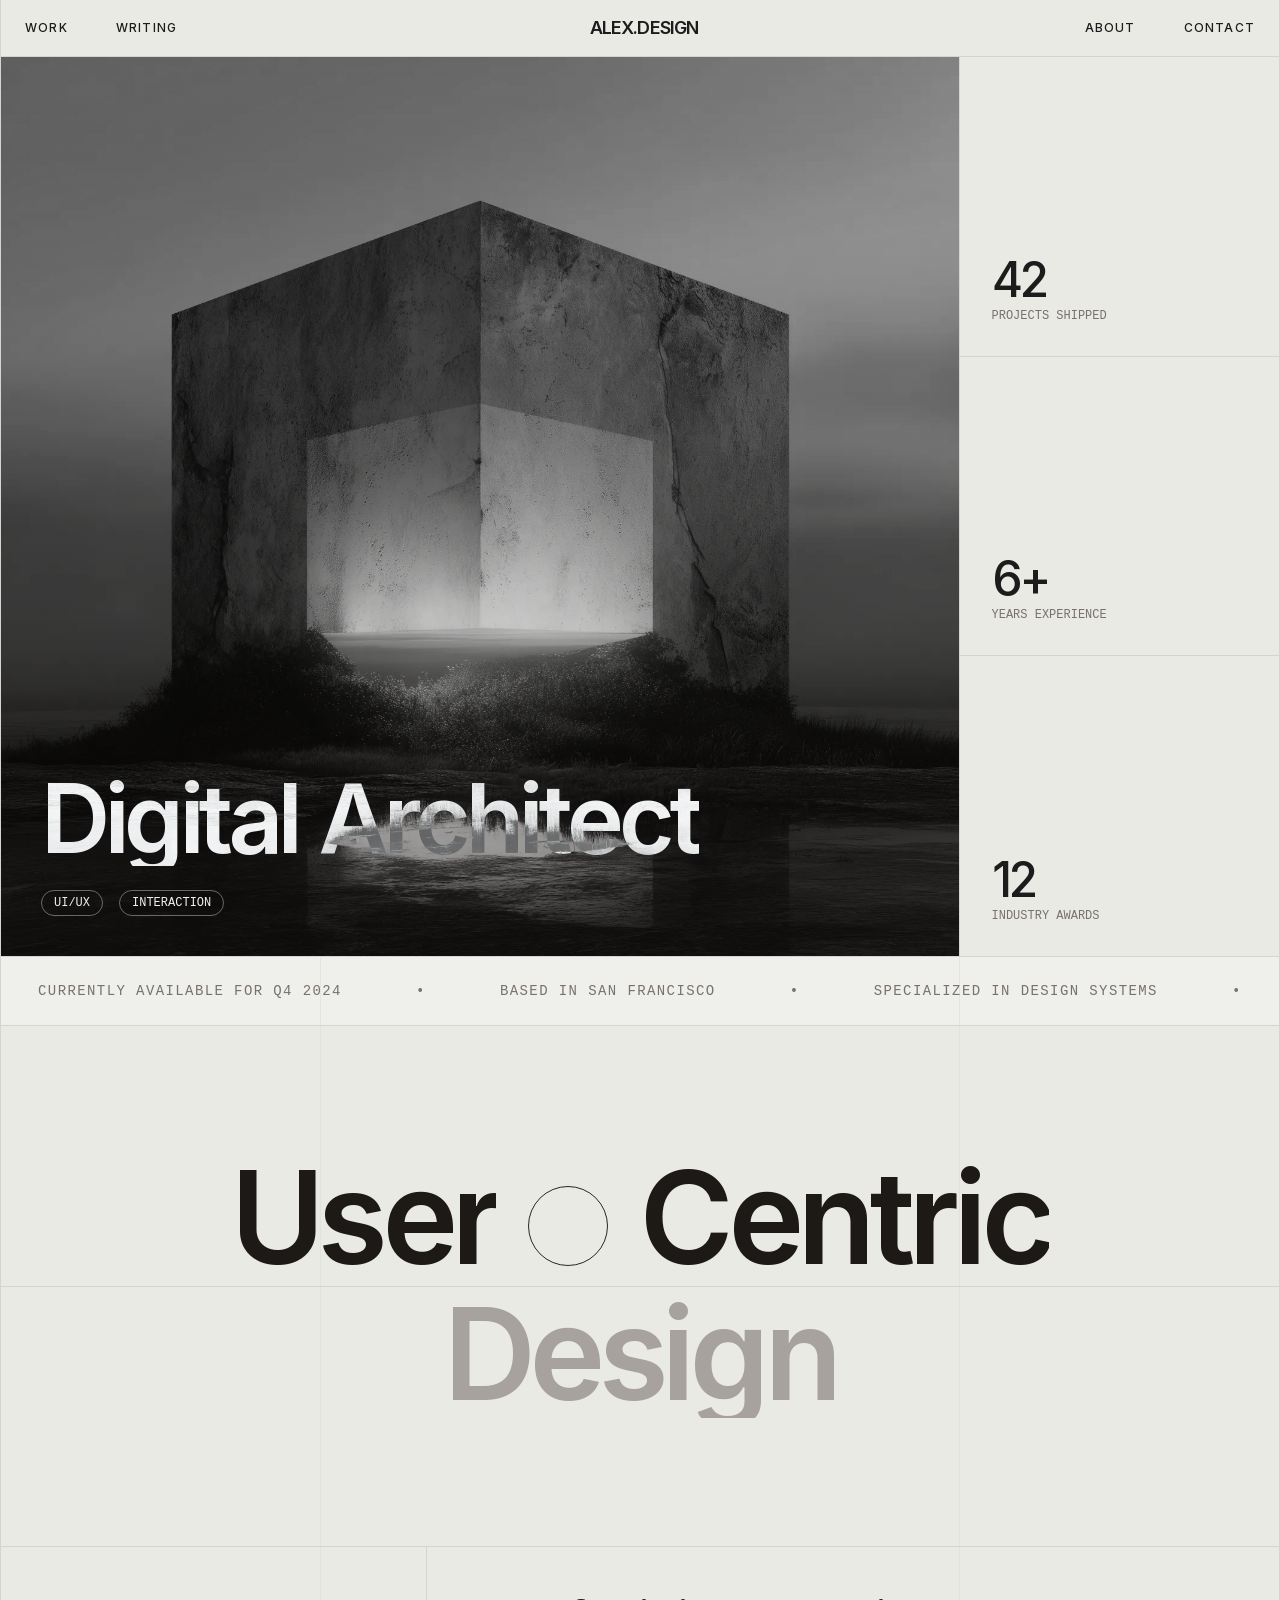
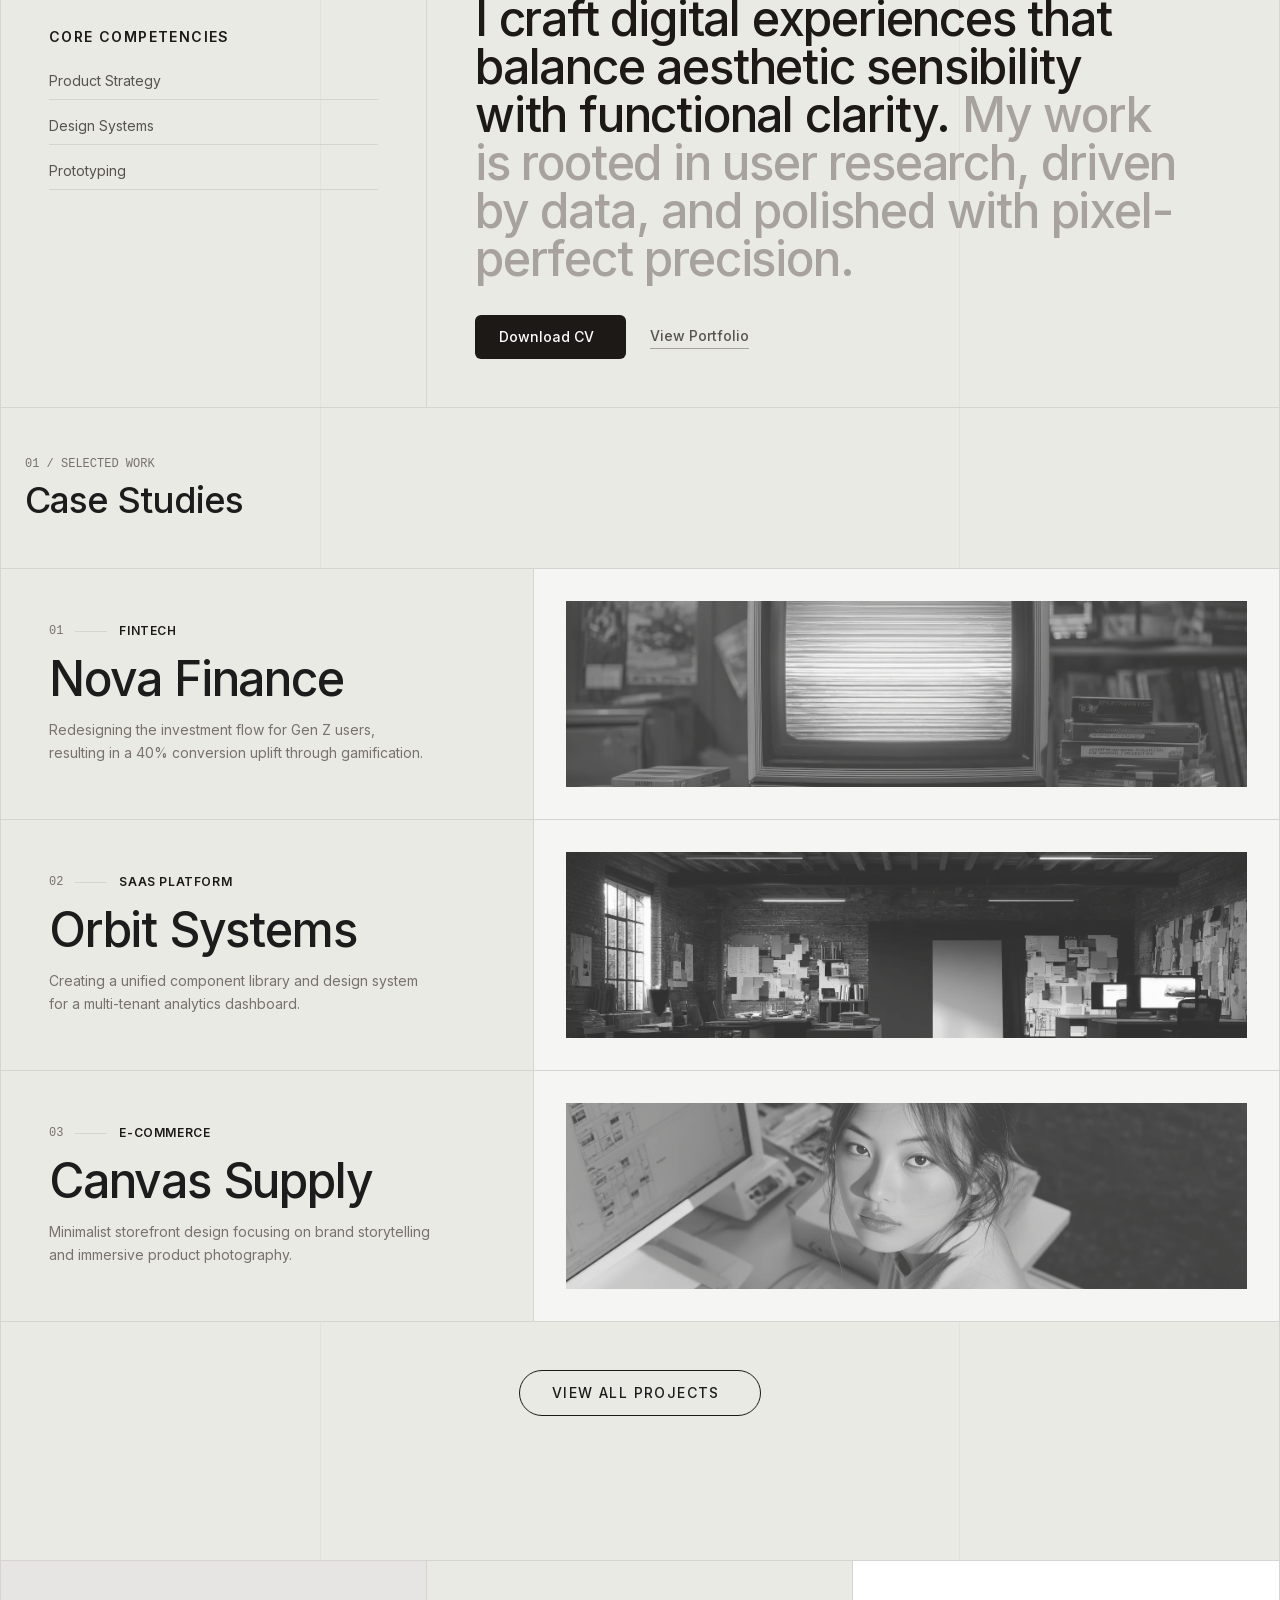
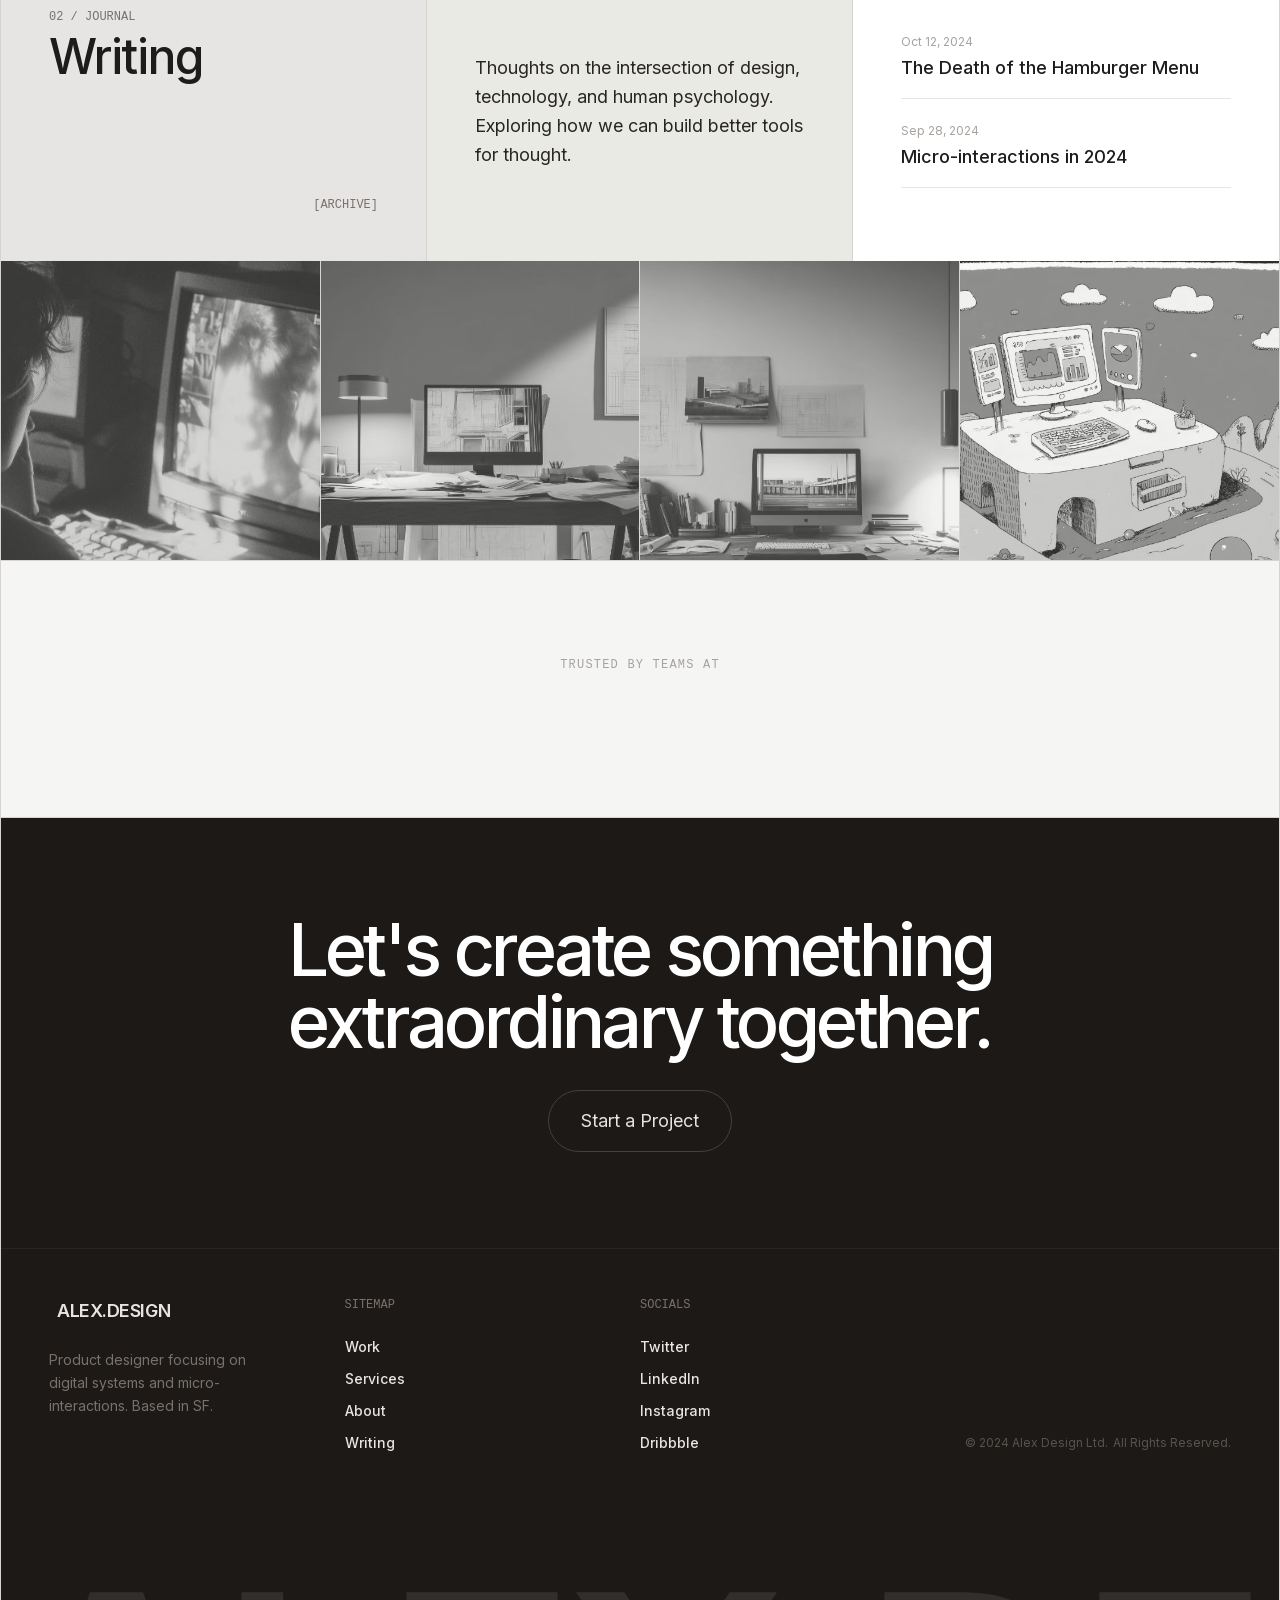
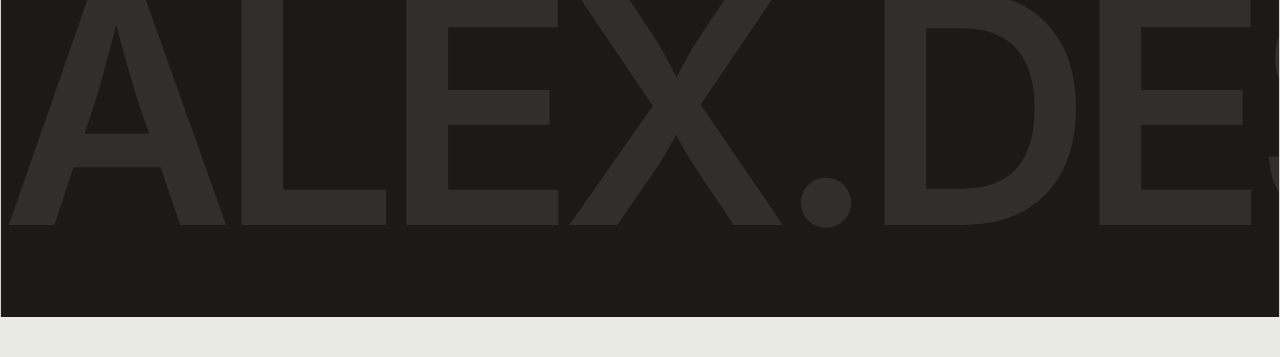
<file: assets/templates/digital-architect.aura.build/index.html>
<html class="scroll-smooth" lang="en"><head><meta charset="utf-8"/>
<meta content="width=device-width, initial-scale=1.0" name="viewport"/>
<title>Portfolio - Product Designer</title>
<script src="assets/resource_3fa48481346f.js"></script>
<script src="assets/iconify-icon_d39ffc6e4c56.js"></script>
<link href="assets/css2_19fd9cc6b396.css" rel="stylesheet"/>
<style>
body { font-family: 'Inter', sans-serif; background-color: #EAEAE5; color: #1C1C1C; overflow-x: hidden; }
/* Base Reveal Animation (Scroll triggered) */
.reveal { opacity: 0; transform: translateY(2rem); transition: all 1s cubic-bezier(0.16, 1, 0.3, 1); }
.reveal.active { opacity: 1; transform: translateY(0); }
/* Masked Text Reveal (For Hero Title) */
.text-reveal-wrapper { overflow: hidden; display: inline-block; vertical-align: bottom; }
.text-reveal-content {
transform: translateY(110%);
opacity: 0;
transition: transform 1.2s cubic-bezier(0.16, 1, 0.3, 1), opacity 1.2s ease;
display: block;
}
.reveal-active .text-reveal-content { transform: translateY(0); opacity: 1; }
/* Stagger Delays */
.delay-100 { transition-delay: 0.1s; }
.delay-200 { transition-delay: 0.2s; }
.delay-300 { transition-delay: 0.3s; }
.delay-500 { transition-delay: 0.5s; }
.delay-700 { transition-delay: 0.7s; }
/* Carousel Fade & Ken Burns */
.carousel-slide { position: absolute; inset: 0; transition: opacity 1.5s ease-in-out; opacity: 0; overflow: hidden; }
.carousel-slide.active { opacity: 1; }
.carousel-slide img { transform: scale(1); transition: transform 10s ease-out; }
.carousel-slide.active img { transform: scale(1.1); }
/* Marquee Animation */
@keyframes marquee {
0% { transform: translateX(0); }
100% { transform: translateX(-50%); }
}
.animate-marquee { display: inline-block; padding-left: 100%; animation: marquee 30s linear infinite; }
/* Add a clone to the HTML for seamless loop or use padding method */
.marquee-container { display: flex; overflow: hidden; user-select: none; }
.marquee-content { flex-shrink: 0; display: flex; justify-content: space-around; min-width: 100%; animation: scroll 40s linear infinite; }
@keyframes scroll {
from { transform: translateX(0); }
to { transform: translateX(-100%); }
}
/* Nav Load Animation */
.nav-load { opacity: 0; transform: translateY(-10px); transition: all 0.8s ease-out; }
.nav-load.loaded { opacity: 1; transform: translateY(0); }
/* Icon Alignment Fix */
iconify-icon { display: inline-flex; align-items: center; justify-content: center; vertical-align: middle; }
/* Utilities */
.no-scrollbar::-webkit-scrollbar { display: none; }
.parallax-element { will-change: transform; }
</style></head>
<body class="antialiased min-h-screen selection:bg-stone-800 selection:text-white pb-10">
<!-- Main Container -->
<div class="max-w-[1400px] mx-auto border-x border-stone-300 relative bg-[#EAEAE5]">
<!-- Vertical Grid Guide Lines -->
<div class="absolute inset-0 pointer-events-none grid grid-cols-1 md:grid-cols-12 gap-0 z-0 h-full w-full">
<div class="hidden md:block md:col-span-3 border-r border-stone-300/40 h-full"></div>
<div class="hidden md:block md:col-span-6 border-r border-stone-300/40 h-full"></div>
<div class="hidden md:block md:col-span-3 h-full"></div>
</div>
<!-- Navigation -->
<header class="relative z-50 border-b border-stone-300 sticky top-0 bg-[#EAEAE5] nav-load">
<div class="flex justify-between items-center px-4 md:px-6 py-5">
<div class="flex items-center gap-12">
<a class="text-xs font-medium tracking-widest uppercase hover:text-stone-500 transition-colors" href="#">Work</a>
<a class="text-xs font-medium tracking-widest uppercase hidden md:block hover:text-stone-500 transition-colors" href="#">Writing</a>
</div>
<div class="absolute left-1/2 -translate-x-1/2 flex items-center gap-2 group cursor-pointer">
<iconify-icon class="text-xl group-hover:rotate-180 transition-transform duration-700" icon="solar:atom-linear"></iconify-icon>
<span class="font-bold tracking-tighter text-lg">ALEX.DESIGN</span>
</div>
<div class="flex items-center gap-12">
<a class="text-xs font-medium tracking-widest uppercase hidden md:block hover:text-stone-500 transition-colors" href="#">About</a>
<a class="text-xs font-medium tracking-widest uppercase hover:text-stone-500 transition-colors" href="#">Contact</a>
</div>
</div>
</header>
<!-- Hero Section -->
<section class="relative z-10 grid grid-cols-1 md:grid-cols-12 border-b border-stone-300 min-h-[900px]">
<!-- Hero Carousel -->
<div class="col-span-1 md:col-span-9 border-b md:border-b-0 md:border-r border-stone-300 relative group overflow-hidden bg-stone-200">
<div class="w-full h-full relative" id="hero-carousel">
<!-- Slide 1 -->
<div class="carousel-slide active">
<img class="w-full h-full object-cover grayscale contrast-125 parallax-img" data-speed="0.05" src="assets/c7fa69dd-d7fb-48f2-a866-ef3663_f6b789593f38.webp"/>
</div>
<!-- Slide 2 -->
<div class="carousel-slide">
<img class="w-full h-full object-cover grayscale contrast-125 parallax-img" data-speed="0.05" src="assets/6c710de5-9712-4c8e-a7db-59ac54_b647957b5aa5.webp"/>
</div>
<!-- Slide 3 -->
<div class="carousel-slide">
<img class="w-full h-full object-cover grayscale contrast-125 parallax-img" data-speed="0.05" src="assets/62cc53b7-3355-4618-b7fa-3283f6_a6d3415bc434.webp"/>
</div>
</div>
<div class="absolute top-0 left-0 w-full h-full bg-gradient-to-b from-transparent to-stone-900/40 pointer-events-none"></div>
<!-- Hero Text -->
<div class="absolute bottom-6 left-6 md:bottom-10 md:left-10 text-white mix-blend-difference z-20">
<h1 class="text-6xl md:text-8xl font-semibold tracking-tighter leading-none mb-2" id="hero-title">
<span class="text-reveal-wrapper"><span class="text-reveal-content delay-200">Digital</span></span>
<span class="text-reveal-wrapper"><span class="text-reveal-content delay-300">Architect</span></span>
</h1>
<div class="mt-6 flex items-center gap-4 reveal delay-500 hero-badge">
<span class="px-3 py-1 border border-white/40 rounded-full text-xs font-mono uppercase backdrop-blur-md">UI/UX</span>
<span class="px-3 py-1 border border-white/40 rounded-full text-xs font-mono uppercase backdrop-blur-md">Interaction</span>
</div>
</div>
</div>
<!-- Stats Column (Staggered Load) -->
<div class="col-span-1 md:col-span-3 grid grid-rows-3 h-full min-h-[400px]">
<!-- Stat 1 -->
<div class="row-span-1 border-b border-stone-300 p-8 flex flex-col justify-between reveal delay-500 hero-stat group hover:bg-white transition-colors">
<iconify-icon class="text-3xl text-stone-400 group-hover:text-stone-800 transition-colors" icon="solar:layers-minimalistic-linear"></iconify-icon>
<div>
<h2 class="text-5xl font-medium tracking-tighter">42</h2>
<span class="text-xs font-mono text-stone-500 mt-1 block">PROJECTS SHIPPED</span>
</div>
</div>
<!-- Stat 2 -->
<div class="row-span-1 border-b border-stone-300 p-8 flex flex-col justify-between reveal delay-700 hero-stat group hover:bg-white transition-colors">
<iconify-icon class="text-3xl text-stone-400 group-hover:text-stone-800 transition-colors" icon="solar:clock-circle-linear"></iconify-icon>
<div>
<h2 class="text-5xl font-medium tracking-tighter">6+</h2>
<span class="text-xs font-mono text-stone-500 mt-1 block">YEARS EXPERIENCE</span>
</div>
</div>
<!-- Stat 3 -->
<div class="row-span-1 p-8 flex flex-col justify-between reveal delay-700 hero-stat group hover:bg-white transition-colors relative overflow-hidden">
<iconify-icon class="text-3xl text-stone-400 group-hover:text-stone-800 transition-colors" icon="solar:cup-star-linear"></iconify-icon>
<div>
<h2 class="text-5xl font-medium tracking-tighter">12</h2>
<span class="text-xs font-mono text-stone-500 mt-1 block">INDUSTRY AWARDS</span>
</div>
<div class="absolute top-4 right-4 animate-spin-slow">
<iconify-icon class="text-stone-200 text-6xl opacity-0 group-hover:opacity-100 transition-opacity duration-700" icon="solar:star-fall-linear"></iconify-icon>
</div>
</div>
</div>
</section>
<!-- Marquee / Divider -->
<div class="border-b border-stone-300 overflow-hidden py-6 bg-stone-100/50">
<div class="marquee-container">
<div class="marquee-content">
<span class="text-sm font-mono uppercase tracking-widest text-stone-500 mx-8">Currently available for Q4 2024</span>
<span class="text-sm font-mono uppercase tracking-widest text-stone-500 mx-8">•</span>
<span class="text-sm font-mono uppercase tracking-widest text-stone-500 mx-8">Based in San Francisco</span>
<span class="text-sm font-mono uppercase tracking-widest text-stone-500 mx-8">•</span>
<span class="text-sm font-mono uppercase tracking-widest text-stone-500 mx-8">Specialized in Design Systems</span>
<span class="text-sm font-mono uppercase tracking-widest text-stone-500 mx-8">•</span>
</div>
<!-- Duplicate for seamless loop -->
<div class="marquee-content">
<span class="text-sm font-mono uppercase tracking-widest text-stone-500 mx-8">Currently available for Q4 2024</span>
<span class="text-sm font-mono uppercase tracking-widest text-stone-500 mx-8">•</span>
<span class="text-sm font-mono uppercase tracking-widest text-stone-500 mx-8">Based in San Francisco</span>
<span class="text-sm font-mono uppercase tracking-widest text-stone-500 mx-8">•</span>
<span class="text-sm font-mono uppercase tracking-widest text-stone-500 mx-8">Specialized in Design Systems</span>
<span class="text-sm font-mono uppercase tracking-widest text-stone-500 mx-8">•</span>
</div>
</div>
</div>
<!-- Typography Banner -->
<section class="relative z-10 py-32 border-b border-stone-300 overflow-hidden">
<div class="flex flex-col items-center gap-2 reveal">
<div class="flex items-center gap-4 md:gap-8">
<h1 class="text-6xl md:text-8xl lg:text-9xl font-semibold tracking-tighter text-stone-900">
<span class="text-reveal-wrapper"><span class="text-reveal-content text-stone-900">User</span></span>
</h1>
<div class="w-12 h-12 md:w-20 md:h-20 border border-stone-800 rounded-full flex items-center justify-center mt-2 md:mt-4 bg-transparent hover:bg-stone-900 hover:text-white transition-all duration-500">
<iconify-icon class="text-2xl md:text-4xl" icon="solar:arrow-down-linear"></iconify-icon>
</div>
<h1 class="text-6xl md:text-8xl lg:text-9xl font-semibold tracking-tighter text-stone-900">
<span class="text-reveal-wrapper"><span class="text-reveal-content delay-100 text-stone-900">Centric</span></span>
</h1>
</div>
<h1 class="text-6xl md:text-8xl lg:text-9xl font-semibold tracking-tighter text-stone-400">
<span class="text-reveal-wrapper"><span class="text-reveal-content delay-200">Design</span></span>
</h1>
</div>
<div class="absolute top-1/2 left-0 w-full h-px bg-stone-300 -z-10"></div>
<!-- Parallax Decoration -->
<div class="absolute top-10 right-[10%] opacity-20 parallax-element" data-speed="-0.02">
<iconify-icon class="text-9xl" icon="solar:record-circle-linear"></iconify-icon>
</div>
</section>
<!-- Intro / Bio Section -->
<section class="relative z-10 grid grid-cols-1 md:grid-cols-12 border-b border-stone-300">
<!-- Left Meta -->
<div class="col-span-1 md:col-span-4 p-8 md:p-12 flex flex-col justify-between min-h-[400px] border-b md:border-b-0 md:border-r border-stone-300 reveal">
<div class="flex flex-col gap-8">
<iconify-icon class="text-5xl text-stone-800" icon="solar:scanner-linear"></iconify-icon>
<div>
<h3 class="text-sm font-bold uppercase tracking-widest text-stone-900 mb-6">Core Competencies</h3>
<div class="space-y-4">
<div class="flex items-center justify-between border-b border-stone-300 pb-2">
<span class="text-sm text-stone-600">Product Strategy</span>
<iconify-icon class="text-stone-400 text-lg" icon="solar:check-circle-linear"></iconify-icon>
</div>
<div class="flex items-center justify-between border-b border-stone-300 pb-2">
<span class="text-sm text-stone-600">Design Systems</span>
<iconify-icon class="text-stone-400 text-lg" icon="solar:check-circle-linear"></iconify-icon>
</div>
<div class="flex items-center justify-between border-b border-stone-300 pb-2">
<span class="text-sm text-stone-600">Prototyping</span>
<iconify-icon class="text-stone-400 text-lg" icon="solar:check-circle-linear"></iconify-icon>
</div>
</div>
</div>
</div>
</div>
<!-- Right Content -->
<div class="col-span-1 md:col-span-8 p-8 md:p-12 md:pr-24 flex flex-col justify-center reveal delay-100">
<h2 class="text-3xl md:text-5xl font-medium tracking-tight leading-tight text-stone-900 mb-8">
                    I craft digital experiences that balance aesthetic sensibility with functional clarity. 
                    <span class="text-stone-400">My work is rooted in user research, driven by data, and polished with pixel-perfect precision.</span>
</h2>
<div class="flex gap-6 items-center">
<button class="px-6 py-3 bg-stone-900 text-white rounded-md text-sm font-medium hover:bg-stone-700 transition-all flex items-center gap-2 group">
                        Download CV
                        <iconify-icon class="text-lg group-hover:translate-y-1 transition-transform" icon="solar:file-download-linear"></iconify-icon>
</button>
<a class="text-sm font-medium text-stone-600 hover:text-stone-900 border-b border-stone-400 hover:border-stone-900 pb-0.5 transition-colors" href="#work">View Portfolio</a>
</div>
</div>
</section>
<!-- Selected Projects (List View) -->
<section class="relative z-10 py-12" id="work">
<div class="px-4 md:px-6 mb-12 flex justify-between items-end reveal">
<div>
<span class="text-xs font-mono uppercase text-stone-500 mb-2 block">01 / Selected Work</span>
<h3 class="text-4xl font-medium tracking-tight">Case Studies</h3>
</div>
<iconify-icon class="text-3xl text-stone-400" icon="solar:arrow-right-down-linear"></iconify-icon>
</div>
<!-- Project 1 -->
<div class="group border-y border-stone-300 bg-[#EAEAE5] hover:bg-white transition-colors duration-500 cursor-pointer overflow-hidden">
<div class="max-w-[1400px] mx-auto grid grid-cols-1 md:grid-cols-12 min-h-[250px]">
<div class="col-span-1 md:col-span-5 p-8 md:p-12 border-r border-stone-300/0 md:border-stone-300 reveal flex flex-col justify-center">
<div class="flex items-center gap-3 mb-4">
<span class="text-xs font-mono text-stone-500">01</span>
<div class="h-px w-8 bg-stone-300"></div>
<span class="text-xs font-bold uppercase tracking-wider text-stone-900">Fintech</span>
</div>
<h4 class="text-4xl md:text-5xl font-medium tracking-tight mb-4 group-hover:translate-x-2 transition-transform duration-500">Nova Finance</h4>
<p class="text-stone-500 text-sm leading-relaxed max-w-sm">Redesigning the investment flow for Gen Z users, resulting in a 40% conversion uplift through gamification.</p>
</div>
<div class="col-span-7 hidden md:block relative overflow-hidden">
<div class="absolute inset-0 bg-stone-100 flex items-center justify-center p-8">
<img class="w-full h-full object-cover grayscale opacity-80 group-hover:scale-105 group-hover:grayscale-0 transition-all duration-700" src="assets/4b7d31e6-5b45-47eb-9853-96bbb9_bf1aa5f9d2cf.webp"/>
</div>
</div>
</div>
</div>
<!-- Project 2 -->
<div class="group border-b border-stone-300 bg-[#EAEAE5] hover:bg-white transition-colors duration-500 cursor-pointer overflow-hidden">
<div class="max-w-[1400px] mx-auto grid grid-cols-1 md:grid-cols-12 min-h-[250px]">
<div class="col-span-1 md:col-span-5 p-8 md:p-12 border-r border-stone-300/0 md:border-stone-300 reveal flex flex-col justify-center">
<div class="flex items-center gap-3 mb-4">
<span class="text-xs font-mono text-stone-500">02</span>
<div class="h-px w-8 bg-stone-300"></div>
<span class="text-xs font-bold uppercase tracking-wider text-stone-900">SaaS Platform</span>
</div>
<h4 class="text-4xl md:text-5xl font-medium tracking-tight mb-4 group-hover:translate-x-2 transition-transform duration-500">Orbit Systems</h4>
<p class="text-stone-500 text-sm leading-relaxed max-w-sm">Creating a unified component library and design system for a multi-tenant analytics dashboard.</p>
</div>
<div class="col-span-7 hidden md:block relative overflow-hidden">
<div class="absolute inset-0 bg-stone-100 flex items-center justify-center p-8">
<img class="w-full h-full object-cover grayscale opacity-80 group-hover:scale-105 group-hover:grayscale-0 transition-all duration-700" src="assets/5ea5c0e9-3047-467a-9eaf-e49f65_6a6f021d85c6.webp"/>
</div>
</div>
</div>
</div>
<!-- Project 3 -->
<div class="group border-b border-stone-300 bg-[#EAEAE5] hover:bg-white transition-colors duration-500 cursor-pointer overflow-hidden">
<div class="max-w-[1400px] mx-auto grid grid-cols-1 md:grid-cols-12 min-h-[250px]">
<div class="col-span-1 md:col-span-5 p-8 md:p-12 border-r border-stone-300/0 md:border-stone-300 reveal flex flex-col justify-center">
<div class="flex items-center gap-3 mb-4">
<span class="text-xs font-mono text-stone-500">03</span>
<div class="h-px w-8 bg-stone-300"></div>
<span class="text-xs font-bold uppercase tracking-wider text-stone-900">E-Commerce</span>
</div>
<h4 class="text-4xl md:text-5xl font-medium tracking-tight mb-4 group-hover:translate-x-2 transition-transform duration-500">Canvas Supply</h4>
<p class="text-stone-500 text-sm leading-relaxed max-w-sm">Minimalist storefront design focusing on brand storytelling and immersive product photography.</p>
</div>
<div class="col-span-7 hidden md:block relative overflow-hidden">
<div class="absolute inset-0 bg-stone-100 flex items-center justify-center p-8">
<img class="w-full h-full object-cover grayscale opacity-80 group-hover:scale-105 group-hover:grayscale-0 transition-all duration-700" src="assets/ddab06d9-9060-42a5-9052-32121a_7062a2506669.webp"/>
</div>
</div>
</div>
</div>
<div class="flex justify-center mt-12 reveal">
<a class="inline-flex items-center gap-2 text-sm font-medium uppercase tracking-widest border border-stone-900 rounded-full px-8 py-3 hover:bg-stone-900 hover:text-white transition-all" href="#">
                    View All Projects
                    <iconify-icon class="text-lg" icon="solar:arrow-right-linear"></iconify-icon>
</a>
</div>
</section>
<!-- Blog / Writing Section Header -->
<section class="relative z-10 grid grid-cols-1 md:grid-cols-12 border-t border-stone-300 mt-24">
<!-- Title -->
<div class="col-span-1 md:col-span-4 p-8 md:p-12 border-b md:border-b-0 md:border-r border-stone-300 flex flex-col justify-between min-h-[300px] reveal bg-stone-200">
<div>
<span class="text-xs font-mono uppercase text-stone-500 mb-2 block">02 / Journal</span>
<h2 class="text-5xl font-medium tracking-tight">Writing</h2>
</div>
<div class="flex items-end justify-between">
<iconify-icon class="text-5xl text-stone-800" icon="solar:pen-new-square-linear"></iconify-icon>
<span class="text-xs font-mono text-stone-500">[ARCHIVE]</span>
</div>
</div>
<!-- Description -->
<div class="col-span-1 md:col-span-8 grid grid-cols-1 md:grid-cols-2">
<div class="p-8 md:p-12 border-b md:border-b-0 md:border-r border-stone-300 flex items-center reveal delay-100">
<p class="text-lg leading-relaxed text-stone-800">
                        Thoughts on the intersection of design, technology, and human psychology. Exploring how we can build better tools for thought.
                    </p>
</div>
<div class="p-8 md:p-12 flex flex-col justify-center gap-6 reveal delay-200 bg-white">
<a class="group flex items-start justify-between border-b border-stone-200 pb-4" href="#">
<div>
<span class="text-xs text-stone-400 mb-1 block">Oct 12, 2024</span>
<h4 class="text-lg font-medium group-hover:text-stone-600 transition-colors">The Death of the Hamburger Menu</h4>
</div>
<iconify-icon class="text-stone-300 text-xl group-hover:text-stone-900 transition-all" icon="solar:arrow-right-up-linear"></iconify-icon>
</a>
<a class="group flex items-start justify-between border-b border-stone-200 pb-4" href="#">
<div>
<span class="text-xs text-stone-400 mb-1 block">Sep 28, 2024</span>
<h4 class="text-lg font-medium group-hover:text-stone-600 transition-colors">Micro-interactions in 2024</h4>
</div>
<iconify-icon class="text-stone-300 text-xl group-hover:text-stone-900 transition-all" icon="solar:arrow-right-up-linear"></iconify-icon>
</a>
</div>
</div>
</section>
<!-- Image Grid Parallax -->
<section class="relative z-10 grid grid-cols-2 md:grid-cols-4 border-b border-stone-300 h-[300px] overflow-hidden">
<img class="w-full h-[120%] object-cover grayscale opacity-80 border-r border-stone-300 parallax-img" data-speed="0.05" src="assets/ede50f82-0ad0-4579-a4ae-3a9428_fd09ad4bf2a1.jpg"/>
<img class="w-full h-[120%] object-cover grayscale opacity-80 border-r border-stone-300 parallax-img" data-speed="0.08" src="assets/e9d001f3-ebe3-45c2-b556-b53a55_6b8718ffa723.jpg"/>
<img class="w-full h-[120%] object-cover grayscale opacity-80 border-r border-stone-300 parallax-img" data-speed="0.03" src="assets/87e5e02b-a5b6-43ff-b9a4-5e299f_665111a88a86.jpg"/>
<img class="w-full h-[120%] object-cover grayscale opacity-80 parallax-img" data-speed="0.1" src="assets/2700a02e-2471-497e-8ca2-3196fc_50242a508302.webp"/>
</section>
<!-- Client List -->
<section class="relative z-10 border-b border-stone-300 py-24 bg-stone-100">
<div class="text-center mb-12">
<span class="text-xs font-mono uppercase text-stone-400 tracking-widest">Trusted by teams at</span>
</div>
<!-- Simple Icons as Logos -->
<div class="grid grid-cols-2 md:grid-cols-4 gap-12 md:gap-20 px-8 justify-items-center items-center opacity-50 grayscale hover:grayscale-0 transition-all duration-700">
<div class="reveal">
<iconify-icon class="text-stone-900" height="36" icon="simple-icons:airbnb"></iconify-icon>
</div>
<div class="reveal delay-100">
<iconify-icon class="text-stone-900" height="36" icon="simple-icons:spotify"></iconify-icon>
</div>
<div class="reveal delay-200">
<iconify-icon class="text-stone-900" height="36" icon="simple-icons:notion"></iconify-icon>
</div>
<div class="reveal delay-300">
<iconify-icon class="text-stone-900" height="36" icon="simple-icons:linear"></iconify-icon>
</div>
</div>
</section>
<!-- Balanced Footer -->
<footer class="relative z-10 bg-stone-900 text-stone-200 pt-24 pb-12">
<!-- Top CTA Section -->
<div class="px-6 md:px-12 mb-24 text-center">
<div class="reveal">
<h2 class="text-5xl md:text-7xl font-medium tracking-tighter mb-8 text-white">Let's create something<br/>extraordinary together.</h2>
<a class="inline-block border border-stone-700 rounded-full px-8 py-4 text-lg hover:bg-white hover:text-stone-900 transition-all duration-300" href="mailto:hello@alex.design">
                        Start a Project
                    </a>
</div>
</div>
<div class="border-t border-stone-800 w-full mb-12"></div>
<!-- Balanced Grid -->
<div class="grid grid-cols-1 md:grid-cols-12 px-6 md:px-12 gap-12 md:gap-0">
<!-- Column 1: Brand -->
<div class="col-span-1 md:col-span-3">
<div class="flex items-center gap-2 mb-6">
<iconify-icon class="text-xl" icon="solar:atom-linear"></iconify-icon>
<span class="font-bold tracking-tight text-lg">ALEX.DESIGN</span>
</div>
<p class="text-stone-500 text-sm leading-relaxed max-w-[200px]">
                        Product designer focusing on digital systems and micro-interactions. Based in SF.
                    </p>
</div>
<!-- Column 2: Sitemap -->
<div class="col-span-1 md:col-span-3">
<h4 class="text-xs font-mono uppercase text-stone-500 mb-6">Sitemap</h4>
<ul class="space-y-3 text-sm font-medium">
<li><a class="hover:text-white transition-colors" href="#">Work</a></li>
<li><a class="hover:text-white transition-colors" href="#">Services</a></li>
<li><a class="hover:text-white transition-colors" href="#">About</a></li>
<li><a class="hover:text-white transition-colors" href="#">Writing</a></li>
</ul>
</div>
<!-- Column 3: Socials -->
<div class="col-span-1 md:col-span-3">
<h4 class="text-xs font-mono uppercase text-stone-500 mb-6">Socials</h4>
<ul class="space-y-3 text-sm font-medium">
<li><a class="hover:text-white transition-colors flex items-center gap-2" href="#">Twitter <iconify-icon class="text-xs text-stone-600" icon="solar:arrow-right-up-linear"></iconify-icon></a></li>
<li><a class="hover:text-white transition-colors flex items-center gap-2" href="#">LinkedIn <iconify-icon class="text-xs text-stone-600" icon="solar:arrow-right-up-linear"></iconify-icon></a></li>
<li><a class="hover:text-white transition-colors flex items-center gap-2" href="#">Instagram <iconify-icon class="text-xs text-stone-600" icon="solar:arrow-right-up-linear"></iconify-icon></a></li>
<li><a class="hover:text-white transition-colors flex items-center gap-2" href="#">Dribbble <iconify-icon class="text-xs text-stone-600" icon="solar:arrow-right-up-linear"></iconify-icon></a></li>
</ul>
</div>
<!-- Column 4: Meta -->
<div class="col-span-1 md:col-span-3 flex flex-col justify-between h-full">
<div class="text-right hidden md:block">
<iconify-icon class="text-4xl text-stone-800" icon="solar:globe-linear"></iconify-icon>
</div>
<div class="text-left md:text-right mt-4 md:mt-0">
<span class="text-xs text-stone-600">© 2024 Alex Design Ltd.</span>
<span class="text-xs text-stone-600">All Rights Reserved.</span>
</div>
</div>
</div>
<!-- Big Text Footer -->
<div class="mt-24 text-center opacity-10 pointer-events-none select-none overflow-hidden">
<span class="text-[12rem] md:text-[20rem] font-bold leading-none tracking-tighter whitespace-nowrap">ALEX.DESIGN</span>
</div>
</footer>
</div>
<script>
        // Intersection Observer for Reveals
        document.addEventListener('DOMContentLoaded', () => {
            
            // 1. Initial Hero Animations (Triggered on Load)
            setTimeout(() => {
                document.querySelector('header').classList.add('loaded');
            }, 100);

            // Trigger Hero Title Text Reveal
            setTimeout(() => {
                const heroTitle = document.getElementById('hero-title');
                if(heroTitle) heroTitle.classList.add('reveal-active');
            }, 500);

            // Trigger Hero Badge & Stats manually so they don't wait for scroll
            setTimeout(() => {
                document.querySelectorAll('.hero-badge, .hero-stat').forEach(el => {
                    el.classList.add('active');
                });
            }, 500);

            // 2. Scroll Observer for the rest of the page
            const observerOptions = {
                root: null,
                rootMargin: '0px',
                threshold: 0.15
            };

            const observer = new IntersectionObserver((entries) => {
                entries.forEach(entry => {
                    if (entry.isIntersecting) {
                        entry.target.classList.add('active');
                        // Add reveal-active to children if they exist (for text reveals)
                        const textWrappers = entry.target.querySelectorAll('.text-reveal-wrapper');
                        if(textWrappers.length > 0 || entry.target.classList.contains('text-reveal-wrapper')) {
                            entry.target.classList.add('reveal-active');
                        }
                        // Handle internal text reveal wrappers specifically
                        if(entry.target.tagName === 'H1') { // Catch specific typography section headers
                             entry.target.classList.add('reveal-active');
                        }
                    }
                });
            }, observerOptions);

            document.querySelectorAll('.reveal').forEach(el => observer.observe(el));
            // Observe custom text reveal sections
            document.querySelectorAll('h1').forEach(el => {
                if(el.querySelector('.text-reveal-content')) observer.observe(el);
            });

            // 3. Carousel Logic
            const slides = document.querySelectorAll('.carousel-slide');
            let currentSlide = 0;
            
            setInterval(() => {
                slides[currentSlide].classList.remove('active');
                currentSlide = (currentSlide + 1) % slides.length;
                slides[currentSlide].classList.add('active');
            }, 5000);

            // 4. Parallax Logic
            window.addEventListener('scroll', () => {
                const scrolled = window.scrollY;
                document.querySelectorAll('.parallax-img').forEach((el) => {
                    const speed = el.dataset.speed || 0.1;
                    el.style.transform = `translateY(${scrolled * speed}px)`;
                });
                
                document.querySelectorAll('.parallax-element').forEach((el) => {
                    const speed = el.dataset.speed || 0.1;
                    el.style.transform = `translateY(${scrolled * speed}px)`;
                });
            });
        });
    </script>
<script data-img-fallback-handler="">!function(){var f=["https://hoirqrkdgbmvpwutwuwj.supabase.co/storage/v1/object/public/assets/assets/917d6f93-fb36-439a-8c48-884b67b35381_1600w.jpg","https://hoirqrkdgbmvpwutwuwj.supabase.co/storage/v1/object/public/assets/assets/4734259a-bad7-422f-981e-ce01e79184f2_1600w.jpg","https://hoirqrkdgbmvpwutwuwj.supabase.co/storage/v1/object/public/assets/assets/c543a9e1-f226-4ced-80b0-feb8445a75b9_1600w.jpg","https://hoirqrkdgbmvpwutwuwj.supabase.co/storage/v1/object/public/assets/assets/5bab247f-35d9-400d-a82b-fd87cfe913d2_1600w.webp","https://hoirqrkdgbmvpwutwuwj.supabase.co/storage/v1/object/public/assets/assets/30104e3c-5eea-4b93-93e9-5313698a7156_1600w.webp"],h=new Set;function g(s){for(var x=0,i=0;i<s.length;i++)x=(x<<5)-x+s.charCodeAt(i)|0;return f[Math.abs(x)%f.length]}function r(t){var s=t.src;if(s&&!h.has(s)){h.add(s);t.src=g(s)}}window.addEventListener("error",function(e){var t=e.target;if(t&&t.tagName==="IMG")r(t)},!0);function c(){document.querySelectorAll("img").forEach(function(i){if(i.complete&&!i.naturalWidth&&i.src)r(i)})}if(document.readyState==="loading")document.addEventListener("DOMContentLoaded",c);else c()}()</script></body></html>
</file>
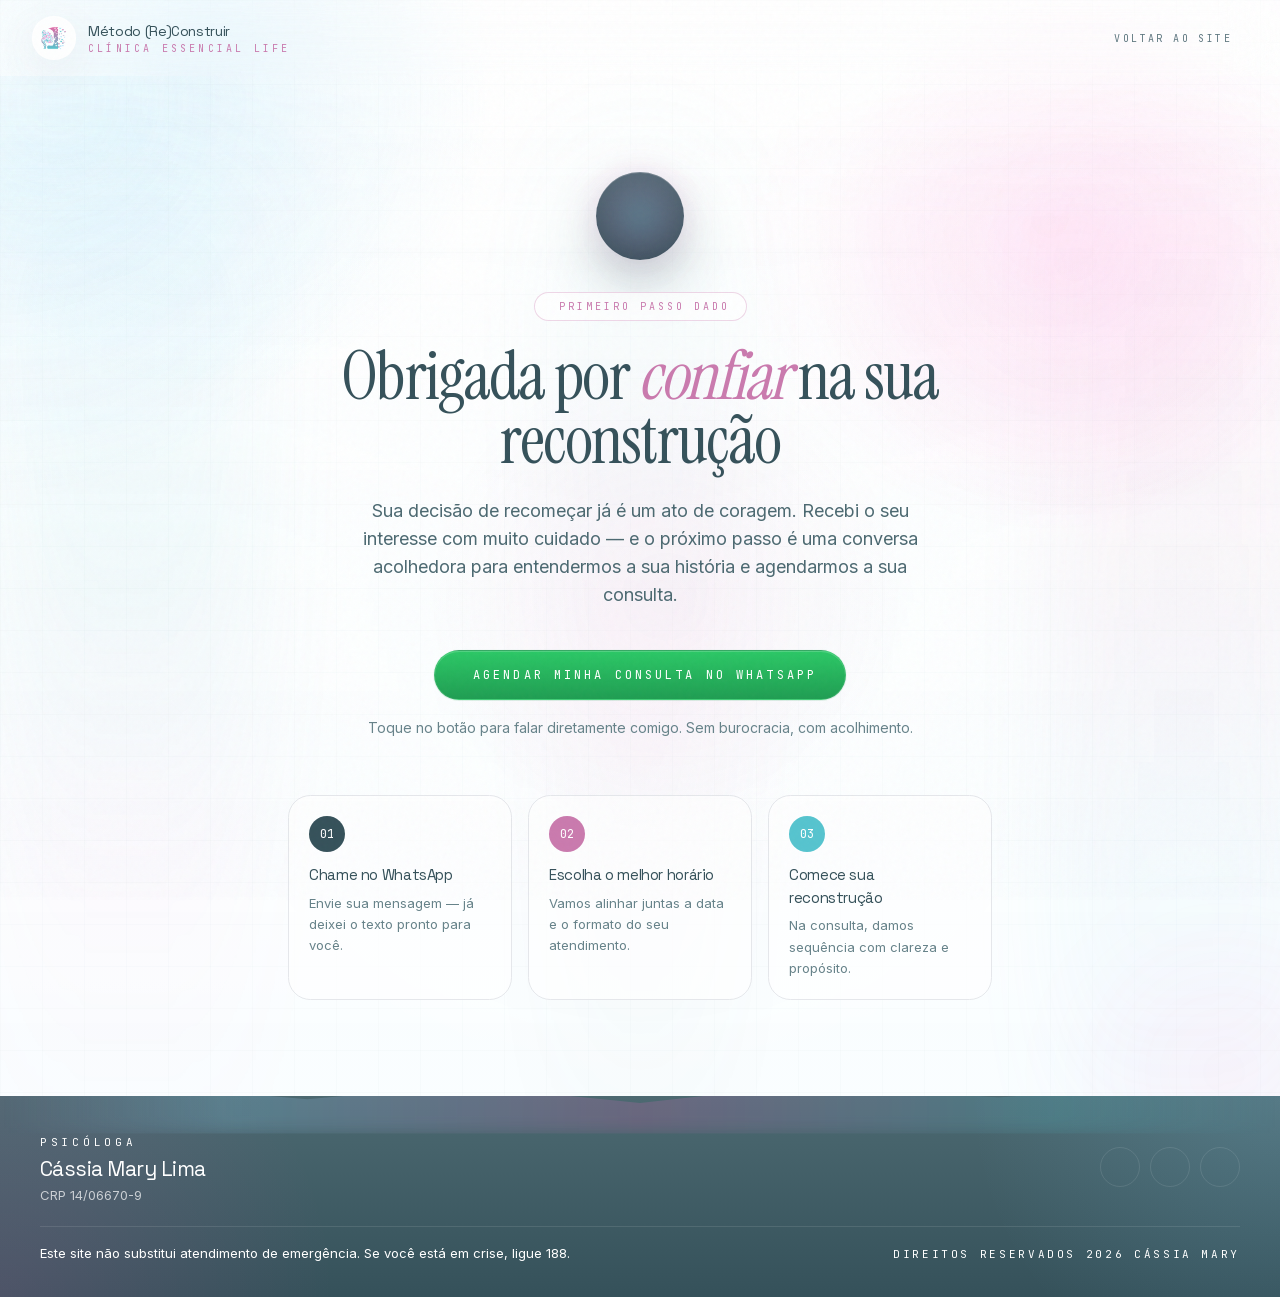
<file: obrigado.html>
<!doctype html>
<html class="scroll-smooth" lang="pt-BR">
  <head>
    <meta charset="utf-8" />
    <meta content="width=device-width, initial-scale=1.0" name="viewport" />
    <title>Obrigada — Método (Re)Construir</title>
    <meta
      name="description"
      content="Seu primeiro passo foi dado. Fale com a Cássia no WhatsApp para agendar sua consulta e dar sequência à sua reconstrução."
    />
    <script src="assets/templates/digital-architect.aura.build/assets/resource_3fa48481346f.js"></script>
    <script src="assets/templates/digital-architect.aura.build/assets/iconify-icon_d39ffc6e4c56.js"></script>
    <link
      href="assets/templates/digital-architect.aura.build/assets/css2_19fd9cc6b396.css"
      rel="stylesheet"
    />
    <link
      href="assets/templates/animations-gemini/assets/css2_8e191ef32247.css"
      rel="stylesheet"
    />
    <link
      href="assets/templates/animations-gemini/assets/css2_2b2d87bc82d8.css"
      rel="stylesheet"
    />
    <link
      href="assets/templates/animations-gemini2/assets/css2_604c95cc5779.css"
      rel="stylesheet"
    />

    <script src="assets/js/shared/tailwind-config.js"></script>
    <link href="assets/css/shared/blossom-core.css" rel="stylesheet" />
    <link href="assets/css/pages/home.css" rel="stylesheet" />

    <style>
      /* Animação do selo de confirmação — coerente com o sistema */
      .thanks-badge {
        position: relative;
        display: inline-flex;
        align-items: center;
        justify-content: center;
        width: 5.5rem;
        height: 5.5rem;
        border-radius: 9999px;
        background: linear-gradient(180deg, #4c6971 0%, #35515a 100%);
        color: #fff;
        box-shadow:
          inset 0 1px 0 rgba(255, 255, 255, 0.2),
          0 22px 50px rgba(53, 81, 90, 0.28);
        animation: badgePop 0.9s cubic-bezier(0.16, 1, 0.3, 1) both;
      }

      .thanks-badge::before {
        content: "";
        position: absolute;
        inset: -10px;
        border-radius: inherit;
        background: radial-gradient(
          circle,
          rgba(141, 215, 247, 0.35),
          rgba(255, 104, 200, 0.14) 45%,
          transparent 70%
        );
        filter: blur(14px);
        z-index: -1;
        animation: pulseBloom 3.2s ease-in-out infinite;
      }

      .thanks-badge iconify-icon {
        font-size: 2.4rem;
        animation: badgeCheck 0.7s 0.35s cubic-bezier(0.16, 1, 0.3, 1) both;
      }

      @keyframes badgePop {
        from {
          opacity: 0;
          transform: scale(0.6);
          filter: blur(8px);
        }
        to {
          opacity: 1;
          transform: scale(1);
          filter: blur(0);
        }
      }

      @keyframes badgeCheck {
        from {
          opacity: 0;
          transform: scale(0.4) rotate(-12deg);
        }
        to {
          opacity: 1;
          transform: scale(1) rotate(0);
        }
      }

      .step-card {
        transition:
          transform 0.5s cubic-bezier(0.16, 1, 0.3, 1),
          box-shadow 0.5s ease,
          border-color 0.5s ease;
      }

      .step-card:hover {
        transform: translateY(-4px);
        border-color: rgba(202, 122, 174, 0.4);
        box-shadow: 0 24px 48px rgba(76, 105, 113, 0.12);
      }
    </style>
  </head>

  <body
    class="antialiased min-h-screen selection:bg-[#4C6971] selection:text-white"
  >
    <div class="noise"></div>

    <div
      class="page-shell w-full bg-white/55 backdrop-blur-sm relative min-h-screen flex flex-col"
    >
      <div class="absolute inset-0 bg-grid opacity-40 pointer-events-none"></div>
      <div class="page-flow page-flow-left" aria-hidden="true"></div>
      <div class="page-flow page-flow-center" aria-hidden="true"></div>
      <div class="page-flow page-flow-right" aria-hidden="true"></div>

      <!-- HEADER -->
      <header class="sticky top-0 z-50 bg-white/76 backdrop-blur-xl">
        <div class="px-6 md:px-8 py-4 flex items-center justify-between gap-4">
          <a href="index.html" class="flex items-center gap-3 focus-ring-target rounded-2xl">
            <div
              class="w-11 h-11 rounded-[1.35rem] overflow-hidden border border-white/80 bg-white/90 flex items-center justify-center shadow-[0_12px_40px_rgba(76,105,113,0.08)]"
            >
              <img
                src="assets/images/logo.png"
                alt="Clínica Essencial Life"
                class="w-full h-full object-contain p-1"
              />
            </div>
            <div>
              <span
                class="block text-sm font-display tracking-tight text-[#35515A]"
                >Método (Re)Construir</span
              >
              <span
                class="block text-[10px] font-mono uppercase tracking-[0.32em] text-[#CA7AAE]"
                >Clínica Essencial Life</span
              >
            </div>
          </a>

          <a
            href="index.html"
            class="focus-ring-target hidden sm:inline-flex items-center gap-2 rounded-full px-4 py-2 text-[10px] font-mono uppercase tracking-[0.24em] text-[#5F7880] hover:text-[#35515A] transition-colors"
          >
            <iconify-icon icon="solar:arrow-left-linear" class="text-sm"></iconify-icon>
            Voltar ao site
          </a>
        </div>
      </header>

      <!-- MAIN -->
      <main class="flex-1 relative z-10 flex items-center">
        <section
          class="bloom-section w-full relative overflow-hidden"
          id="hero"
        >
          <div
            class="section-backdrop absolute inset-0 bg-[radial-gradient(circle_at_top_left,_rgba(141,215,247,0.22),_transparent_26%),radial-gradient(circle_at_82%_14%,_rgba(255,104,200,0.1),_transparent_24%)]"
          ></div>

          <div
            class="relative z-10 mx-auto max-w-3xl px-6 md:px-8 py-16 md:py-24 text-center"
          >
            <!-- Selo de confirmação -->
            <div class="reveal-up flex justify-center">
              <span class="thanks-badge">
                <iconify-icon icon="solar:check-circle-bold"></iconify-icon>
              </span>
            </div>

            <span
              class="reveal-up delay-100 mt-8 inline-flex items-center gap-2 rounded-full border border-[#CA7AAE]/30 bg-white/70 px-4 py-1.5 text-[10px] font-mono uppercase tracking-[0.3em] text-[#CA7AAE]"
            >
              <iconify-icon icon="solar:heart-linear" class="text-sm"></iconify-icon>
              Primeiro passo dado
            </span>

            <h1
              class="reveal-up delay-150 mt-6 font-editorial text-[2.8rem] md:text-[4.2rem] leading-[0.95] tracking-tight text-[#35515A]"
            >
              Obrigada por
              <span class="italic text-[#CA7AAE]">confiar</span> na sua
              reconstrução
            </h1>

            <p
              class="reveal-up delay-200 mt-6 mx-auto max-w-xl text-[1.05rem] md:text-lg leading-relaxed text-[#4C6971]"
            >
              Sua decisão de recomeçar já é um ato de coragem. Recebi o seu
              interesse com muito cuidado — e o próximo passo é uma conversa
              acolhedora para entendermos a sua história e agendarmos a sua
              consulta.
            </p>

            <!-- CTA principal: WhatsApp -->
            <div class="reveal-up delay-250 mt-10 flex flex-col items-center gap-4">
              <a
                href="https://wa.me/5567992539476?text=Ol%C3%A1%20C%C3%A1ssia%2C%20acabei%20de%20garantir%20a%20minha%20reconstru%C3%A7%C3%A3o%20e%20gostaria%20de%20agendar%20a%20minha%20consulta."
                target="_blank"
                rel="noopener"
                class="btn-beam btn-whatsapp focus-ring-target inline-block px-[1px] py-[1px] rounded-full"
                data-magnetic
              >
                <span
                  class="btn-beam-content px-7 py-4 rounded-full text-xs font-mono uppercase tracking-[0.26em] gap-2.5"
                >
                  <iconify-icon
                    icon="ri:whatsapp-line"
                    class="text-[1.15rem]"
                  ></iconify-icon>
                  Agendar minha consulta no WhatsApp
                </span>
              </a>
              <p class="text-sm leading-relaxed text-[#67838A]">
                Toque no botão para falar diretamente comigo. Sem burocracia,
                com acolhimento.
              </p>
            </div>

            <!-- Próximos passos -->
            <div
              class="reveal-up delay-300 mt-14 grid gap-4 sm:grid-cols-3 text-left"
            >
              <div
                class="step-card rounded-[1.4rem] border border-[#4C6971]/12 bg-white/70 backdrop-blur-sm p-5"
              >
                <span
                  class="flex w-9 h-9 items-center justify-center rounded-full bg-[#35515A] text-white text-xs font-mono"
                  >01</span
                >
                <h3
                  class="mt-3 font-display text-[15px] tracking-tight text-[#35515A]"
                >
                  Chame no WhatsApp
                </h3>
                <p class="mt-1.5 text-[13px] leading-relaxed text-[#67838A]">
                  Envie sua mensagem — já deixei o texto pronto para você.
                </p>
              </div>

              <div
                class="step-card rounded-[1.4rem] border border-[#4C6971]/12 bg-white/70 backdrop-blur-sm p-5"
              >
                <span
                  class="flex w-9 h-9 items-center justify-center rounded-full bg-[#CA7AAE] text-white text-xs font-mono"
                  >02</span
                >
                <h3
                  class="mt-3 font-display text-[15px] tracking-tight text-[#35515A]"
                >
                  Escolha o melhor horário
                </h3>
                <p class="mt-1.5 text-[13px] leading-relaxed text-[#67838A]">
                  Vamos alinhar juntas a data e o formato do seu atendimento.
                </p>
              </div>

              <div
                class="step-card rounded-[1.4rem] border border-[#4C6971]/12 bg-white/70 backdrop-blur-sm p-5"
              >
                <span
                  class="flex w-9 h-9 items-center justify-center rounded-full bg-[#56C4CF] text-white text-xs font-mono"
                  >03</span
                >
                <h3
                  class="mt-3 font-display text-[15px] tracking-tight text-[#35515A]"
                >
                  Comece sua reconstrução
                </h3>
                <p class="mt-1.5 text-[13px] leading-relaxed text-[#67838A]">
                  Na consulta, damos sequência com clareza e propósito.
                </p>
              </div>
            </div>
          </div>
        </section>
      </main>

      <!-- FOOTER -->
      <footer
        class="story-footer relative z-10 overflow-hidden bg-[linear-gradient(180deg,#4C6971,#35515A)] text-white"
        id="footer"
      >
        <div
          class="absolute inset-0 bg-[radial-gradient(circle_at_top_right,_rgba(141,215,247,0.16),_transparent_24%),radial-gradient(circle_at_bottom_left,_rgba(255,104,200,0.12),_transparent_26%)]"
        ></div>

        <div class="relative z-10 px-8 md:px-10 py-8">
          <div
            class="flex flex-col md:flex-row md:items-center md:justify-between gap-5"
          >
            <div class="min-w-0">
              <span
                class="text-[11px] font-mono uppercase tracking-[0.34em] text-white/36"
                >psicóloga</span
              >
              <h3
                class="mt-2 text-[1.3rem] leading-[0.94] font-display tracking-tight"
              >
                Cássia Mary Lima
              </h3>
              <p class="mt-1.5 text-[13px] leading-relaxed text-white/70">
                CRP 14/06670-9
              </p>
            </div>

            <div class="flex items-center gap-2.5">
              <a
                href="#"
                aria-label="Instagram profissional"
                class="focus-ring-target w-10 h-10 rounded-full bg-white/8 border border-white/10 flex items-center justify-center text-white/78 transition-all hover:bg-white/14 hover:text-white"
              >
                <iconify-icon icon="ri:instagram-line" class="text-[1.05rem]"></iconify-icon>
              </a>
              <a
                href="https://wa.me/5567992539476?text=Ol%C3%A1%20C%C3%A1ssia%2C%20gostaria%20de%20tirar%20uma%20d%C3%BAvida."
                target="_blank"
                rel="noopener"
                aria-label="WhatsApp"
                class="focus-ring-target w-10 h-10 rounded-full bg-white/8 border border-white/10 flex items-center justify-center text-white/78 transition-all hover:bg-white/14 hover:text-white"
              >
                <iconify-icon icon="ri:whatsapp-line" class="text-[1.05rem]"></iconify-icon>
              </a>
              <a
                href="mailto:mt.reconstruir@gmail.com?subject=Contato%20%E2%80%94%20M%C3%A9todo%20(Re)Construir"
                aria-label="Enviar e-mail"
                class="focus-ring-target w-10 h-10 rounded-full bg-white/8 border border-white/10 flex items-center justify-center text-white/78 transition-all hover:bg-white/14 hover:text-white"
              >
                <iconify-icon icon="solar:letter-linear" class="text-[1.05rem]"></iconify-icon>
              </a>
            </div>
          </div>

          <div class="mt-5 h-px bg-white/10"></div>

          <div
            class="mt-4 flex flex-col md:flex-row md:items-center md:justify-between gap-3"
          >
            <p class="text-[13px] leading-relaxed text-white/68">
              Este site não substitui atendimento de emergência. Se você está em
              crise, ligue 188.
            </p>
            <span
              class="text-[11px] font-mono uppercase tracking-[0.24em] text-white/56"
              >Direitos reservados 2026 Cássia Mary</span
            >
          </div>
        </div>
      </footer>
    </div>

    <script src="assets/js/shared/blossom-core.js"></script>
    <script>
      (function () {
        if (!window.BlossomCore) {
          return;
        }
        window.BlossomCore.initPage({
          sectionSelector: ".bloom-section",
        });
        window.BlossomCore.initPageAtmosphere({
          shellSelector: ".page-shell",
        });
      })();
    </script>
  </body>
</html>
</file>
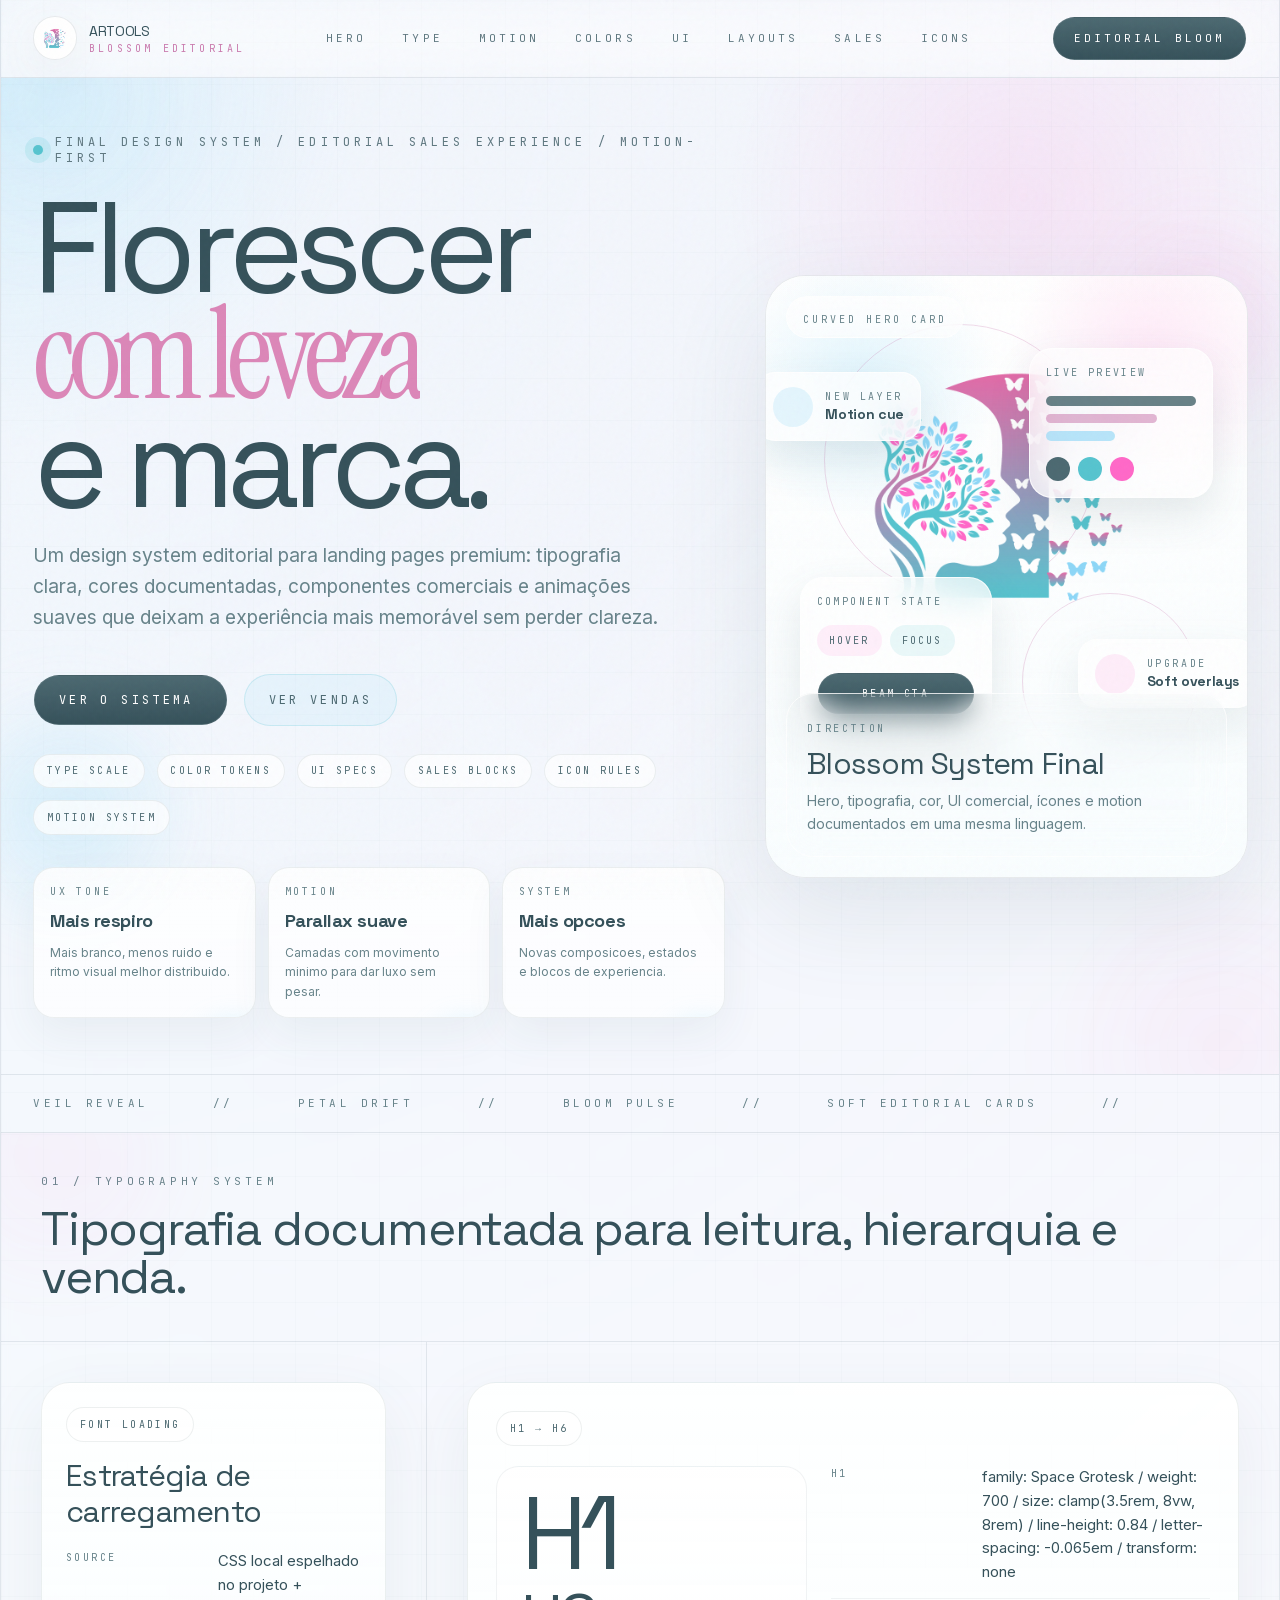
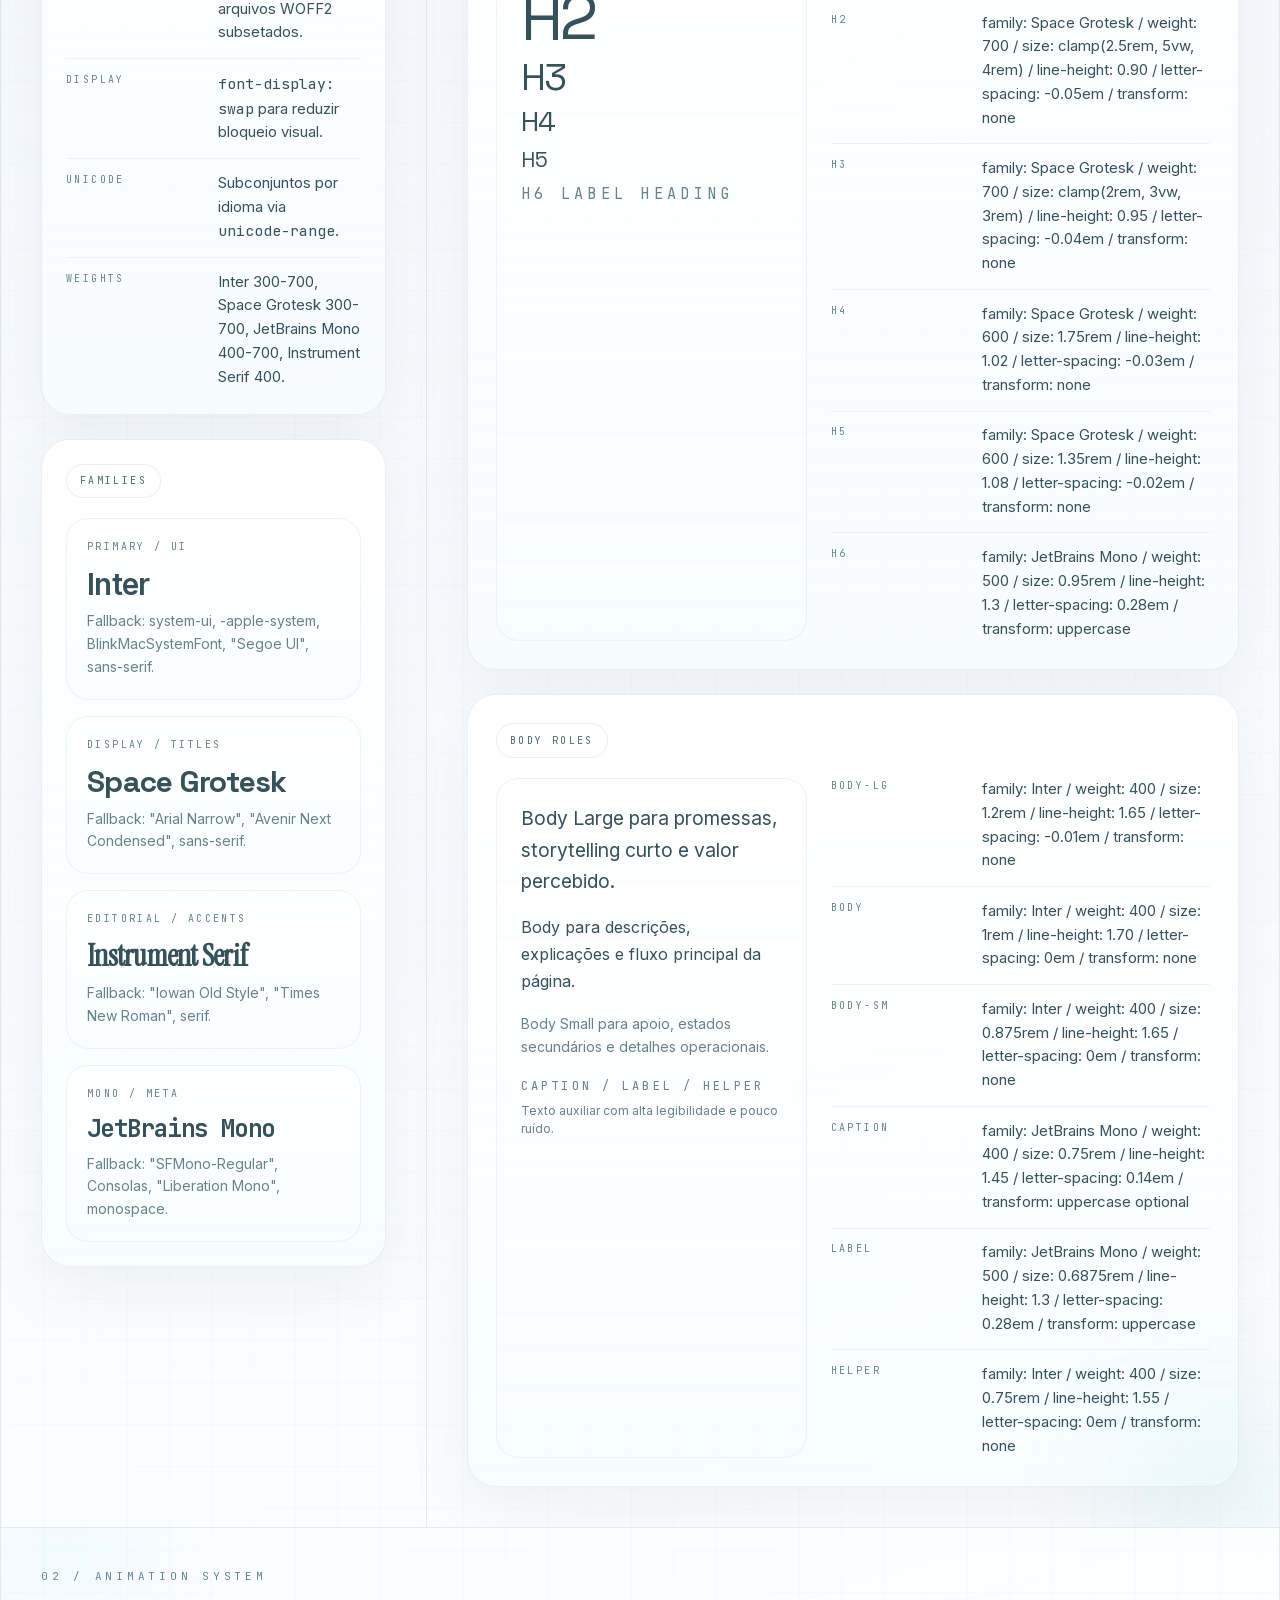
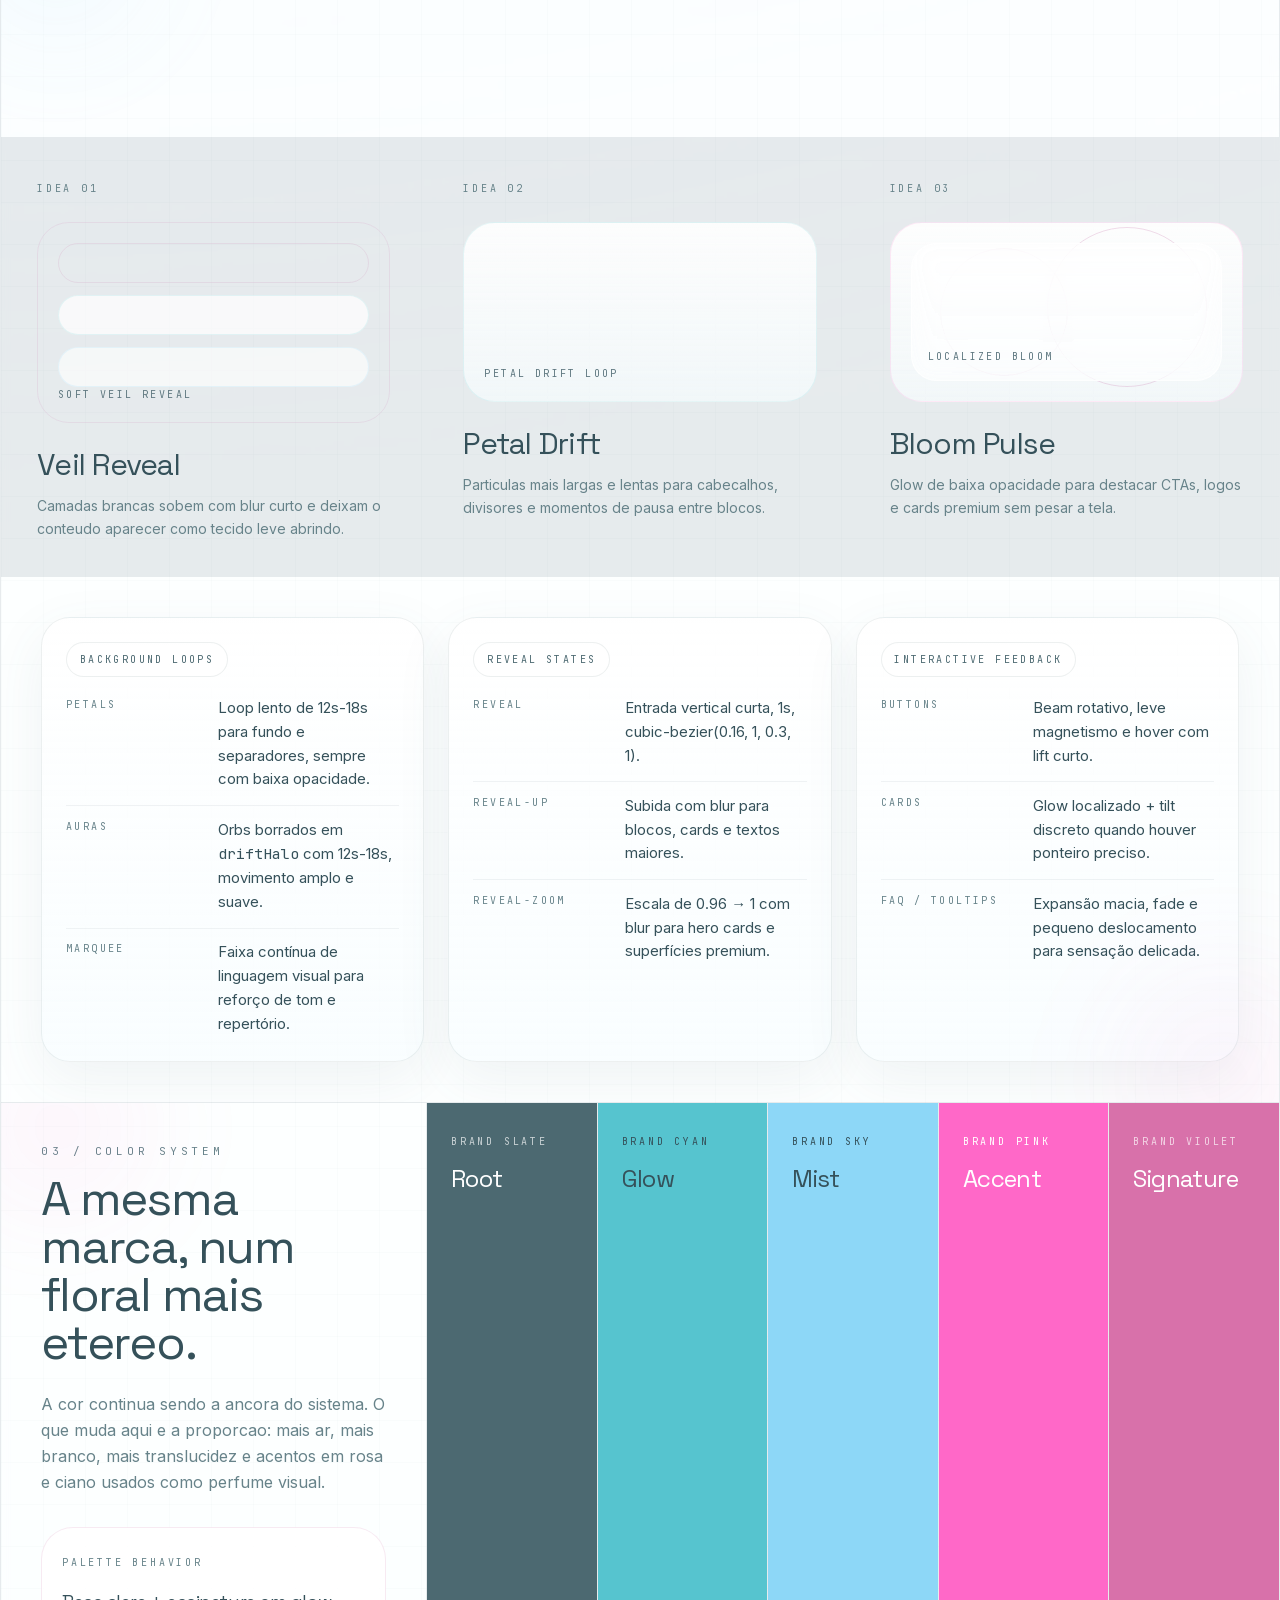
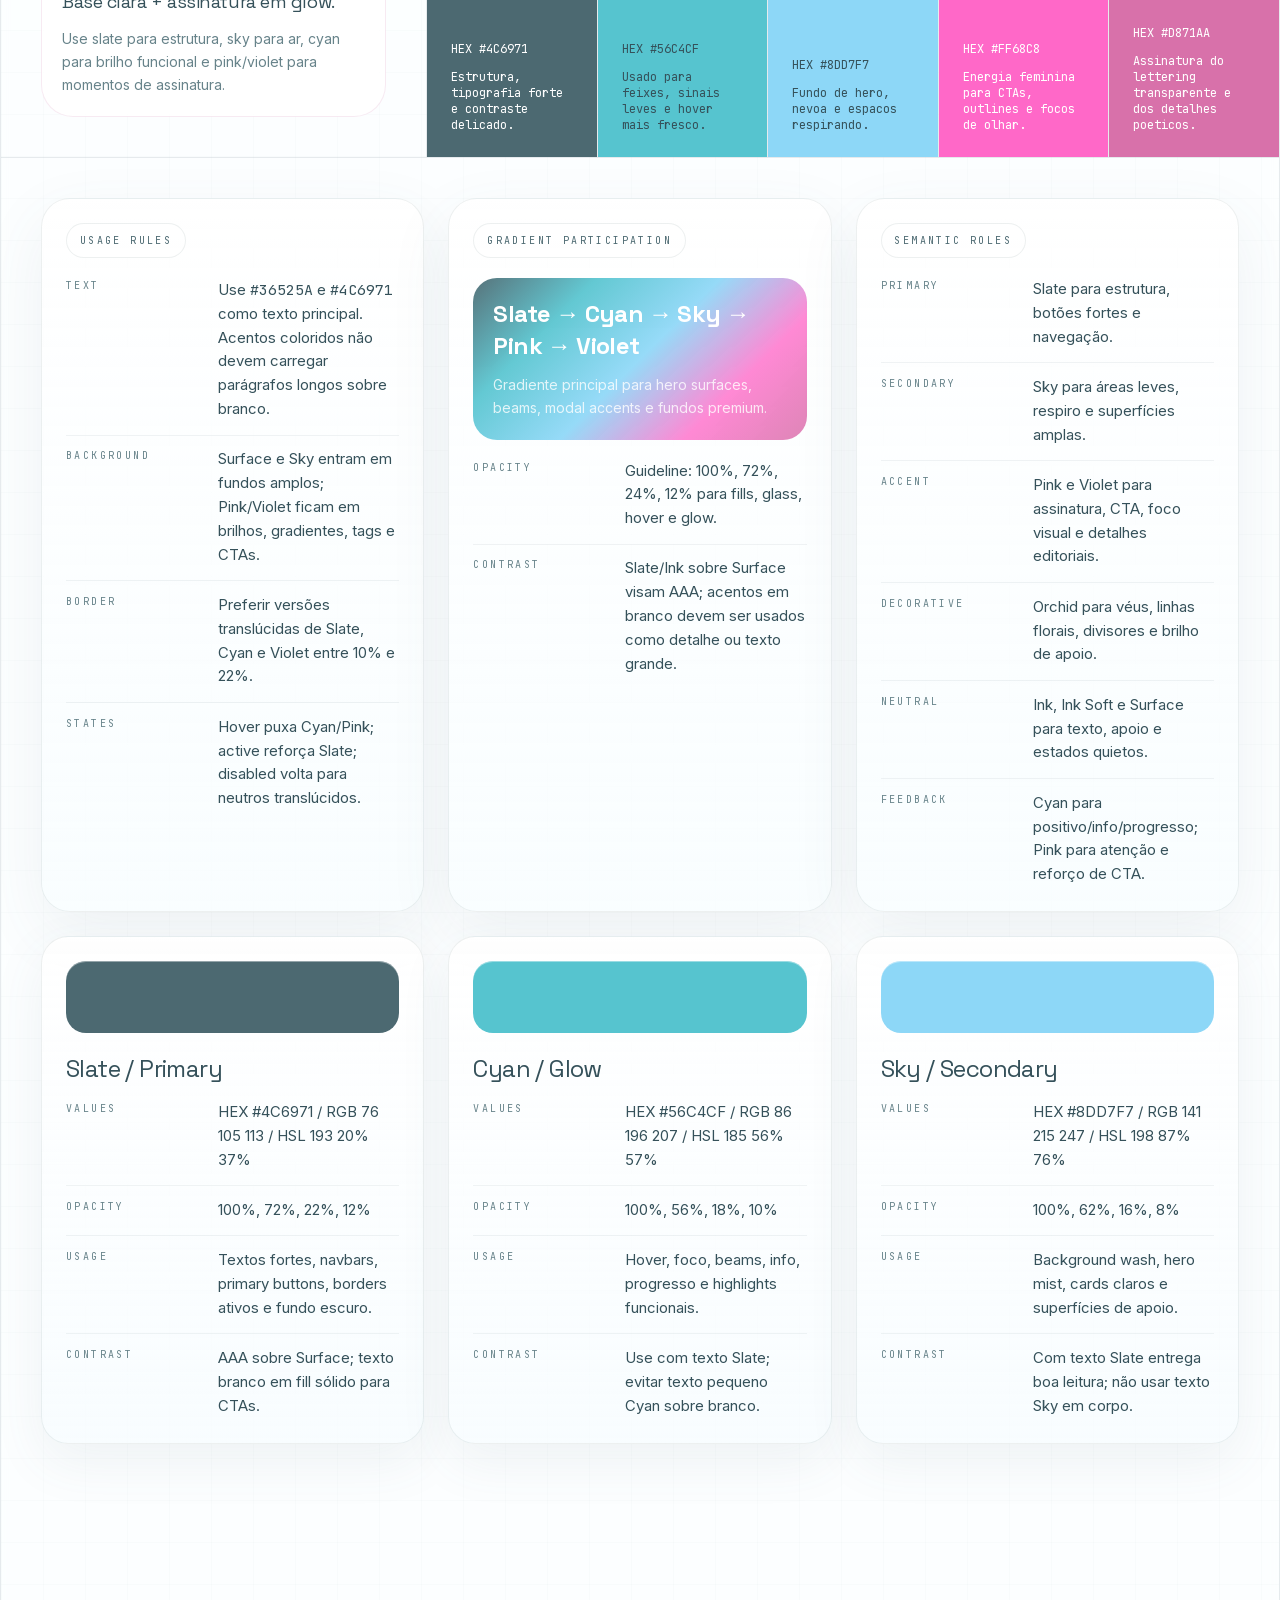
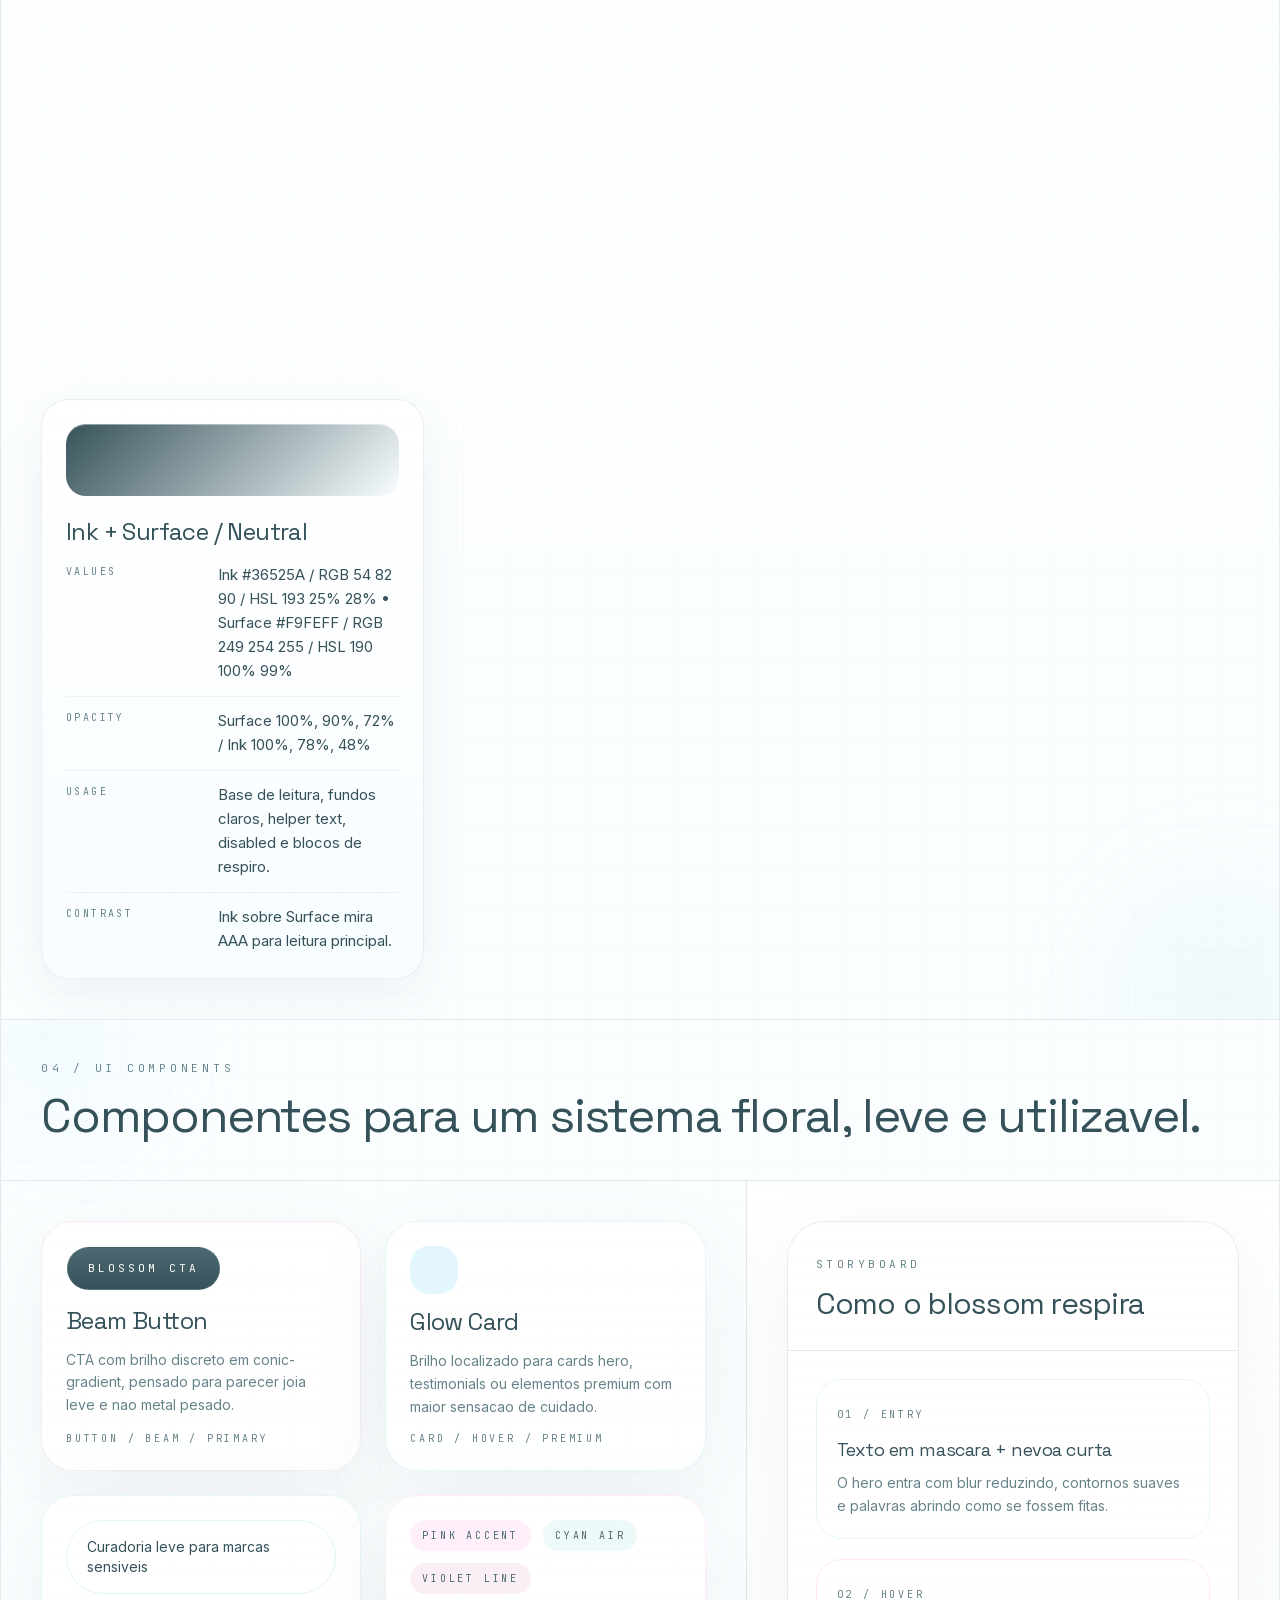
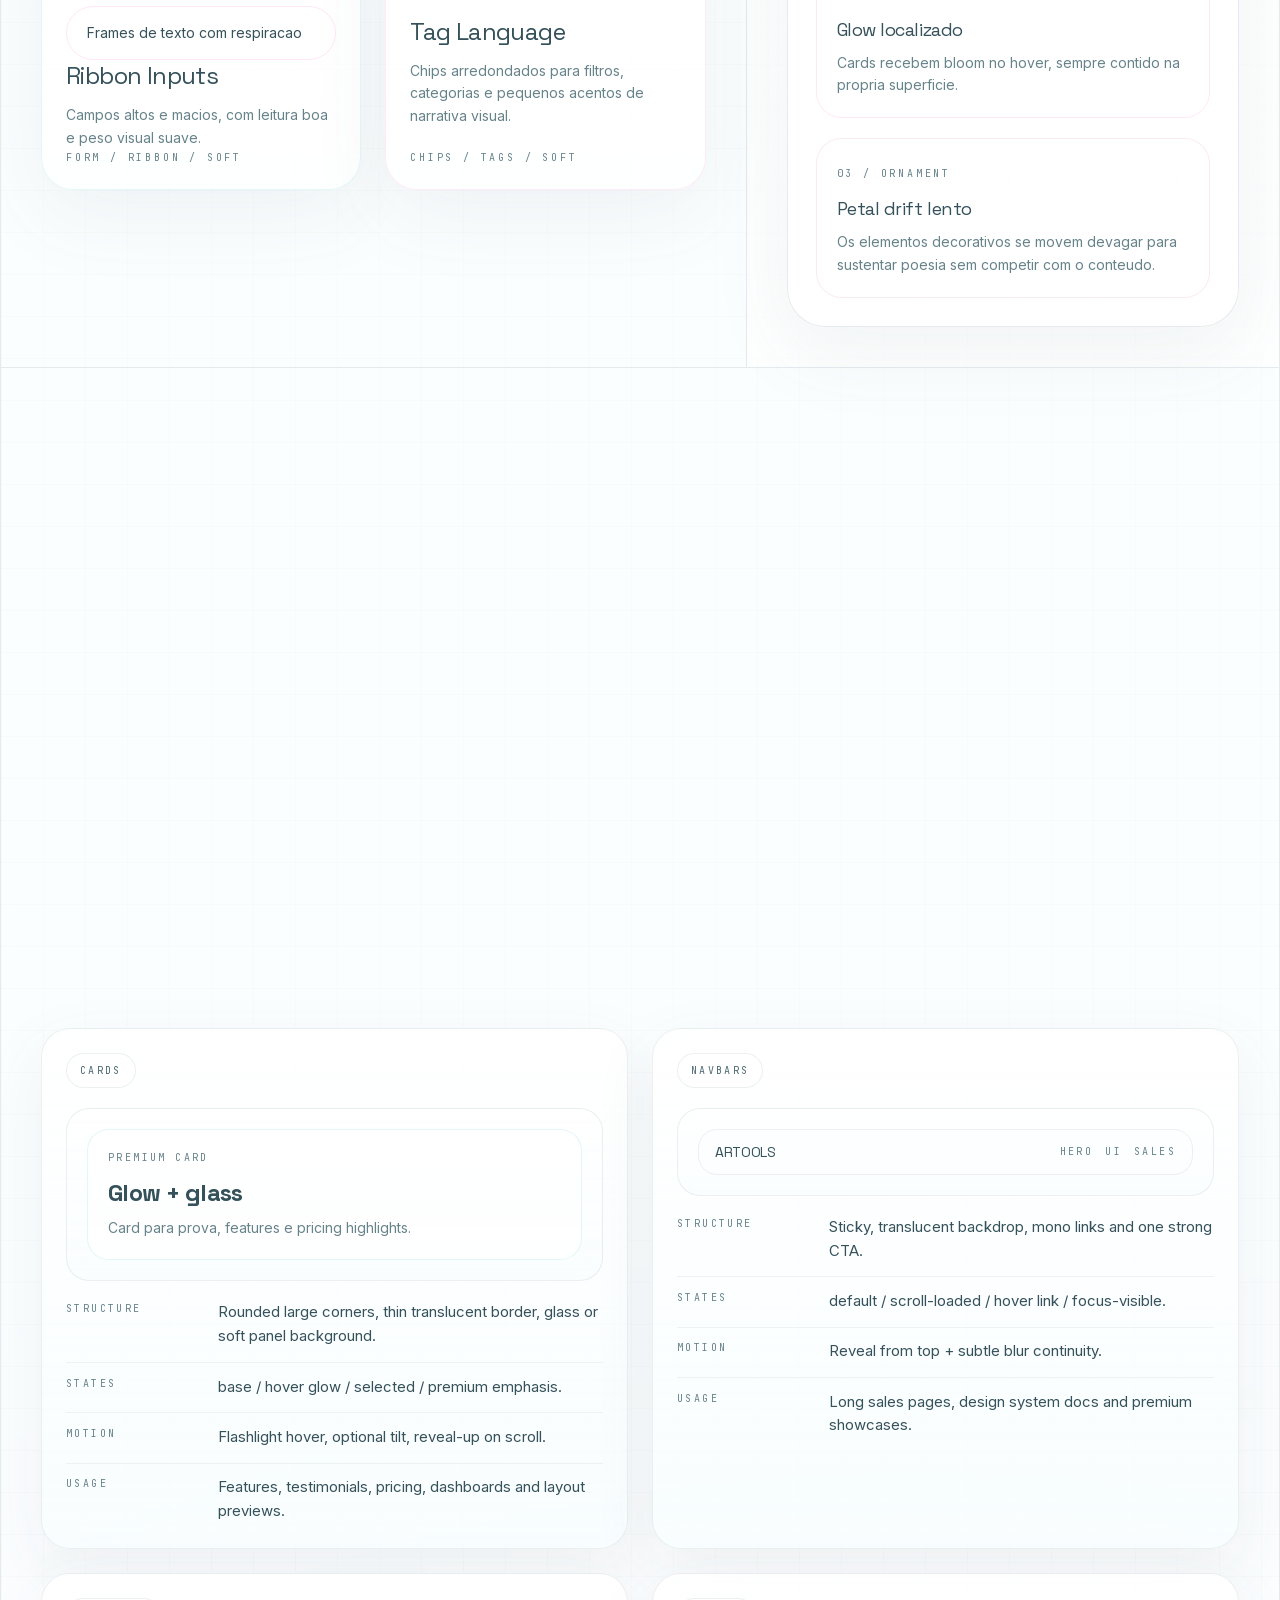
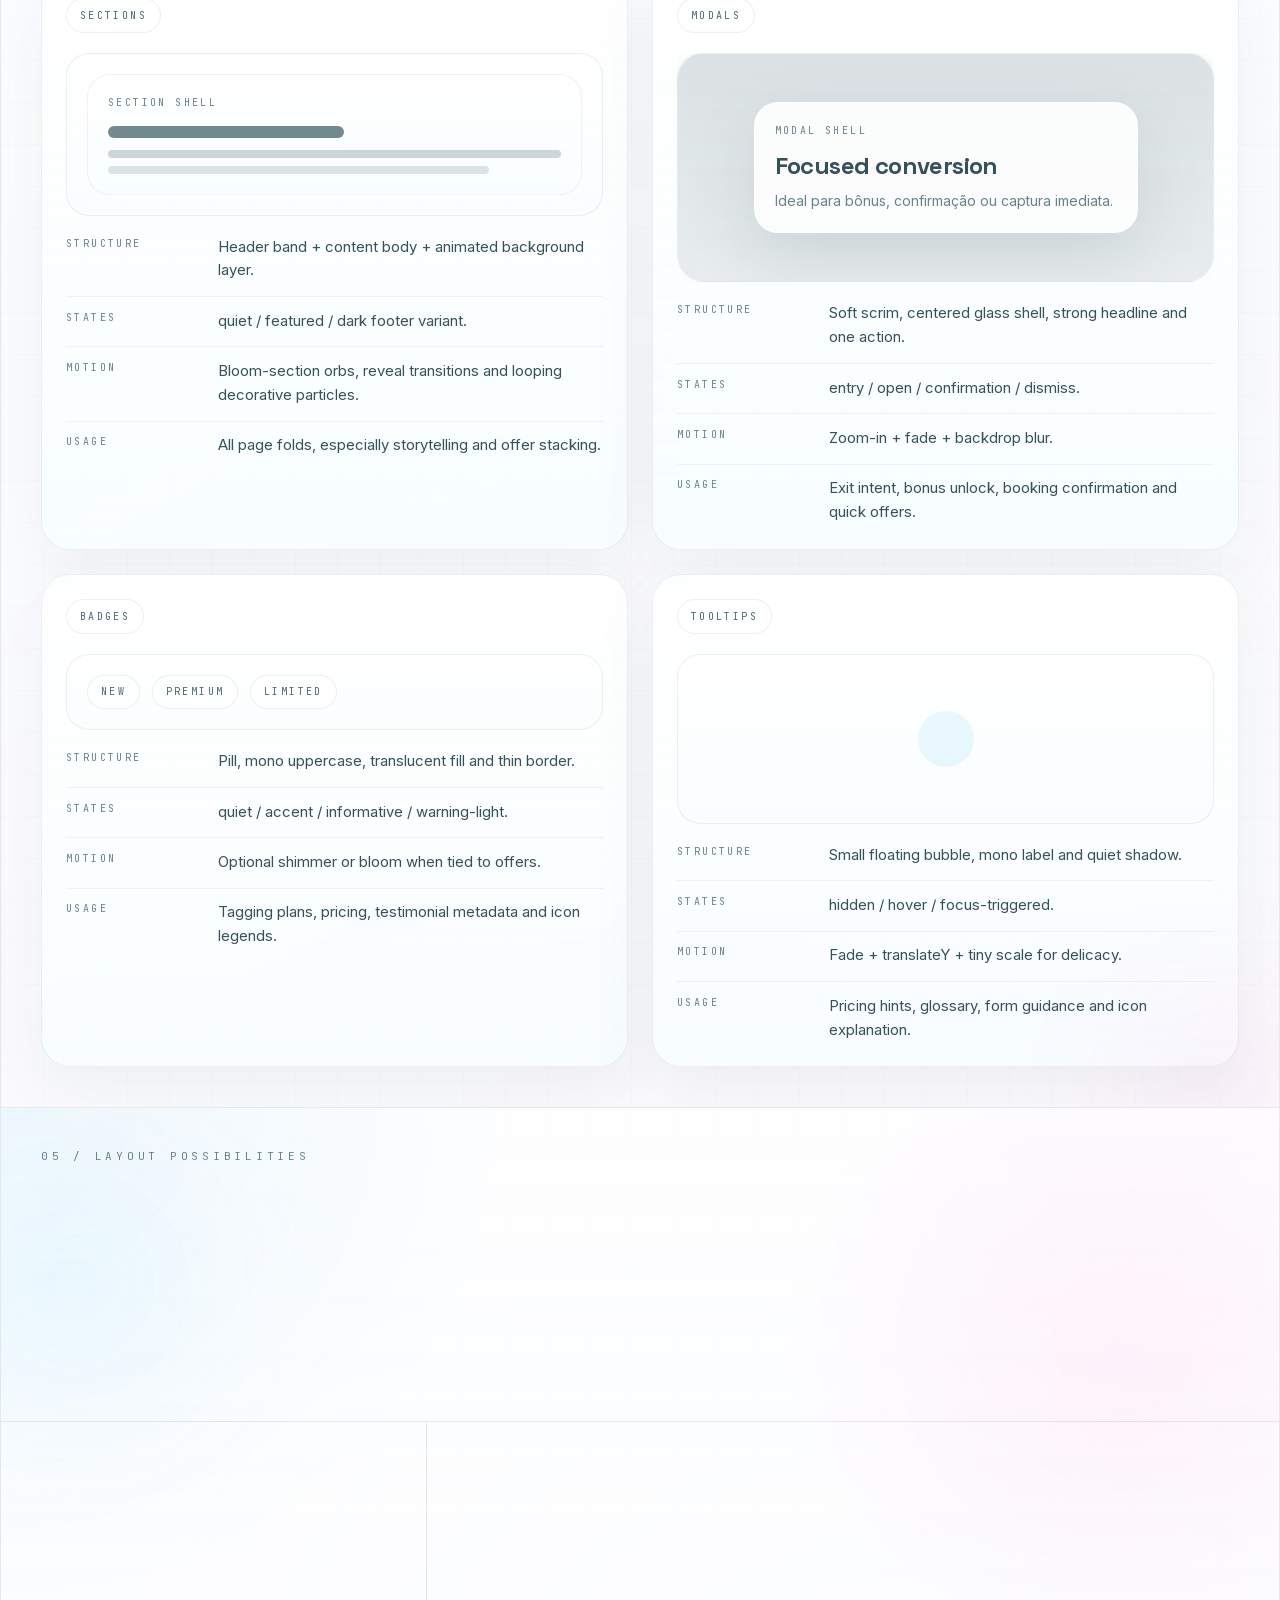
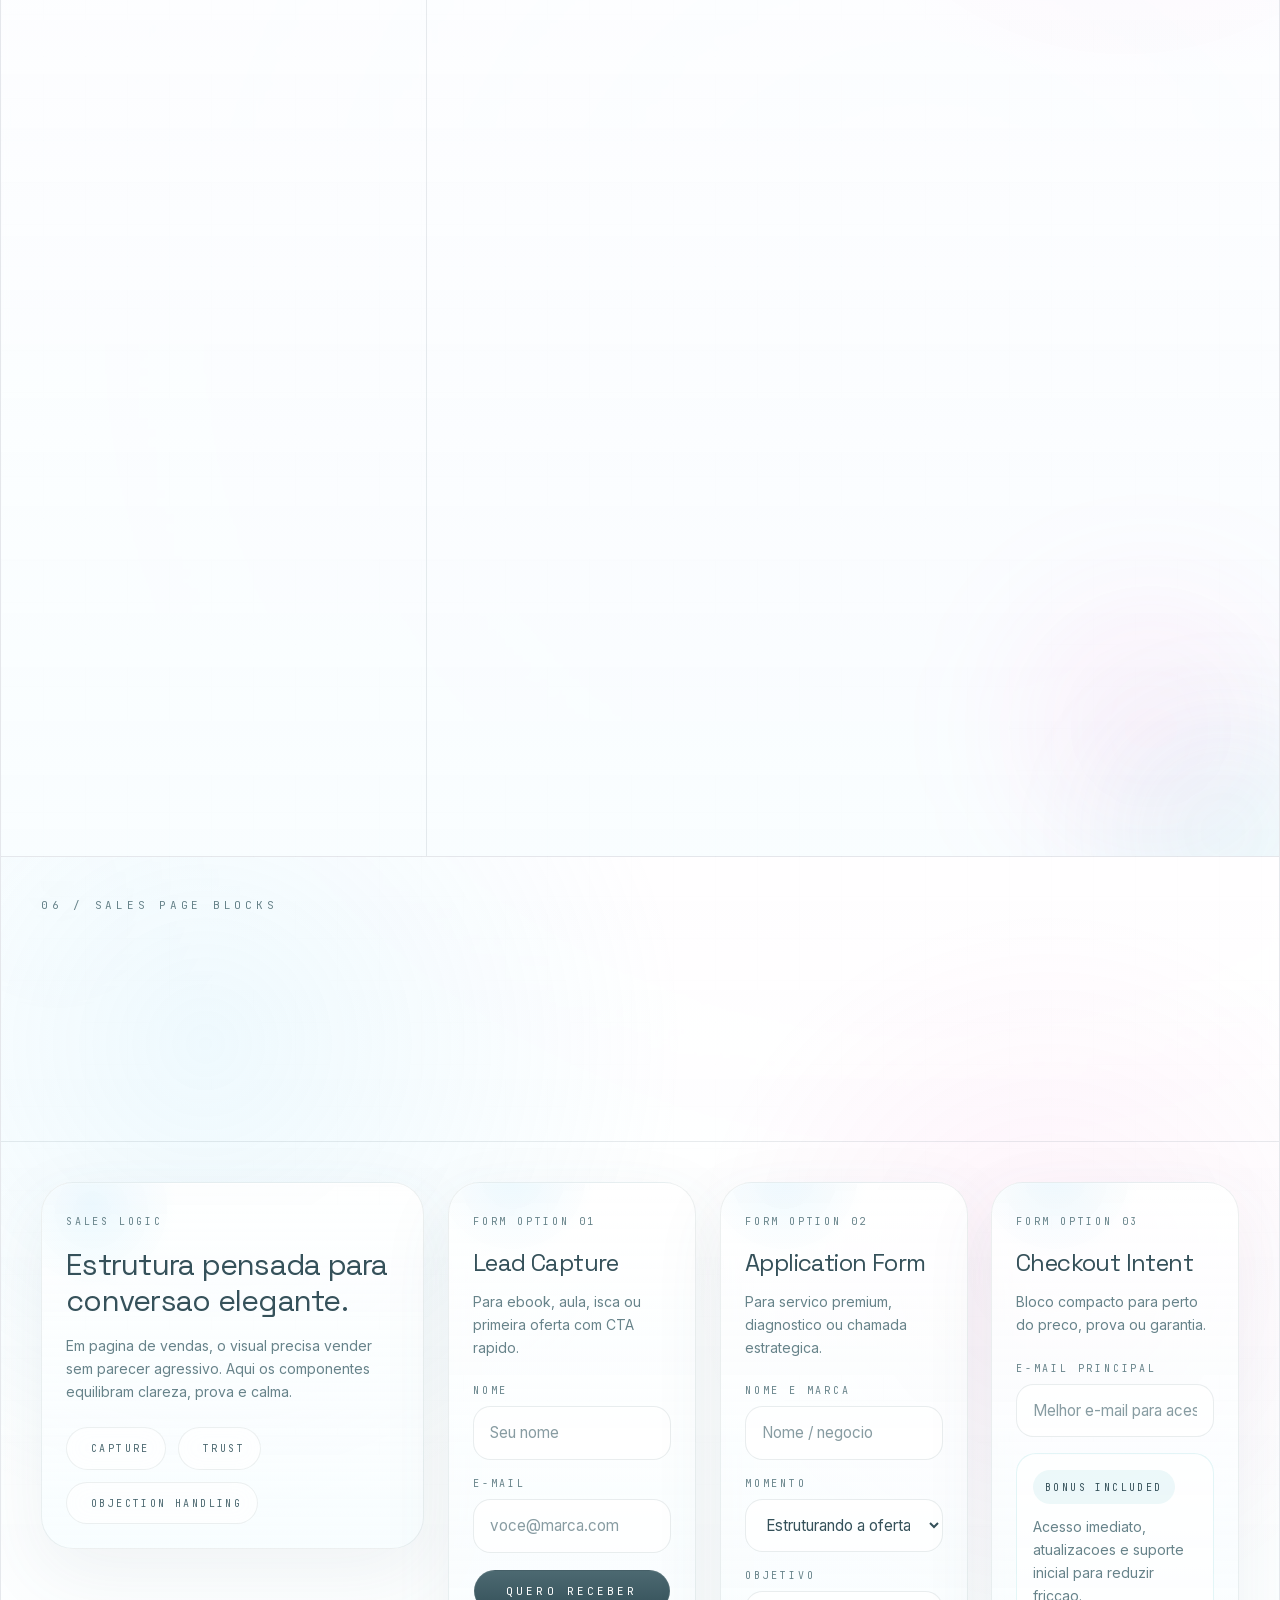
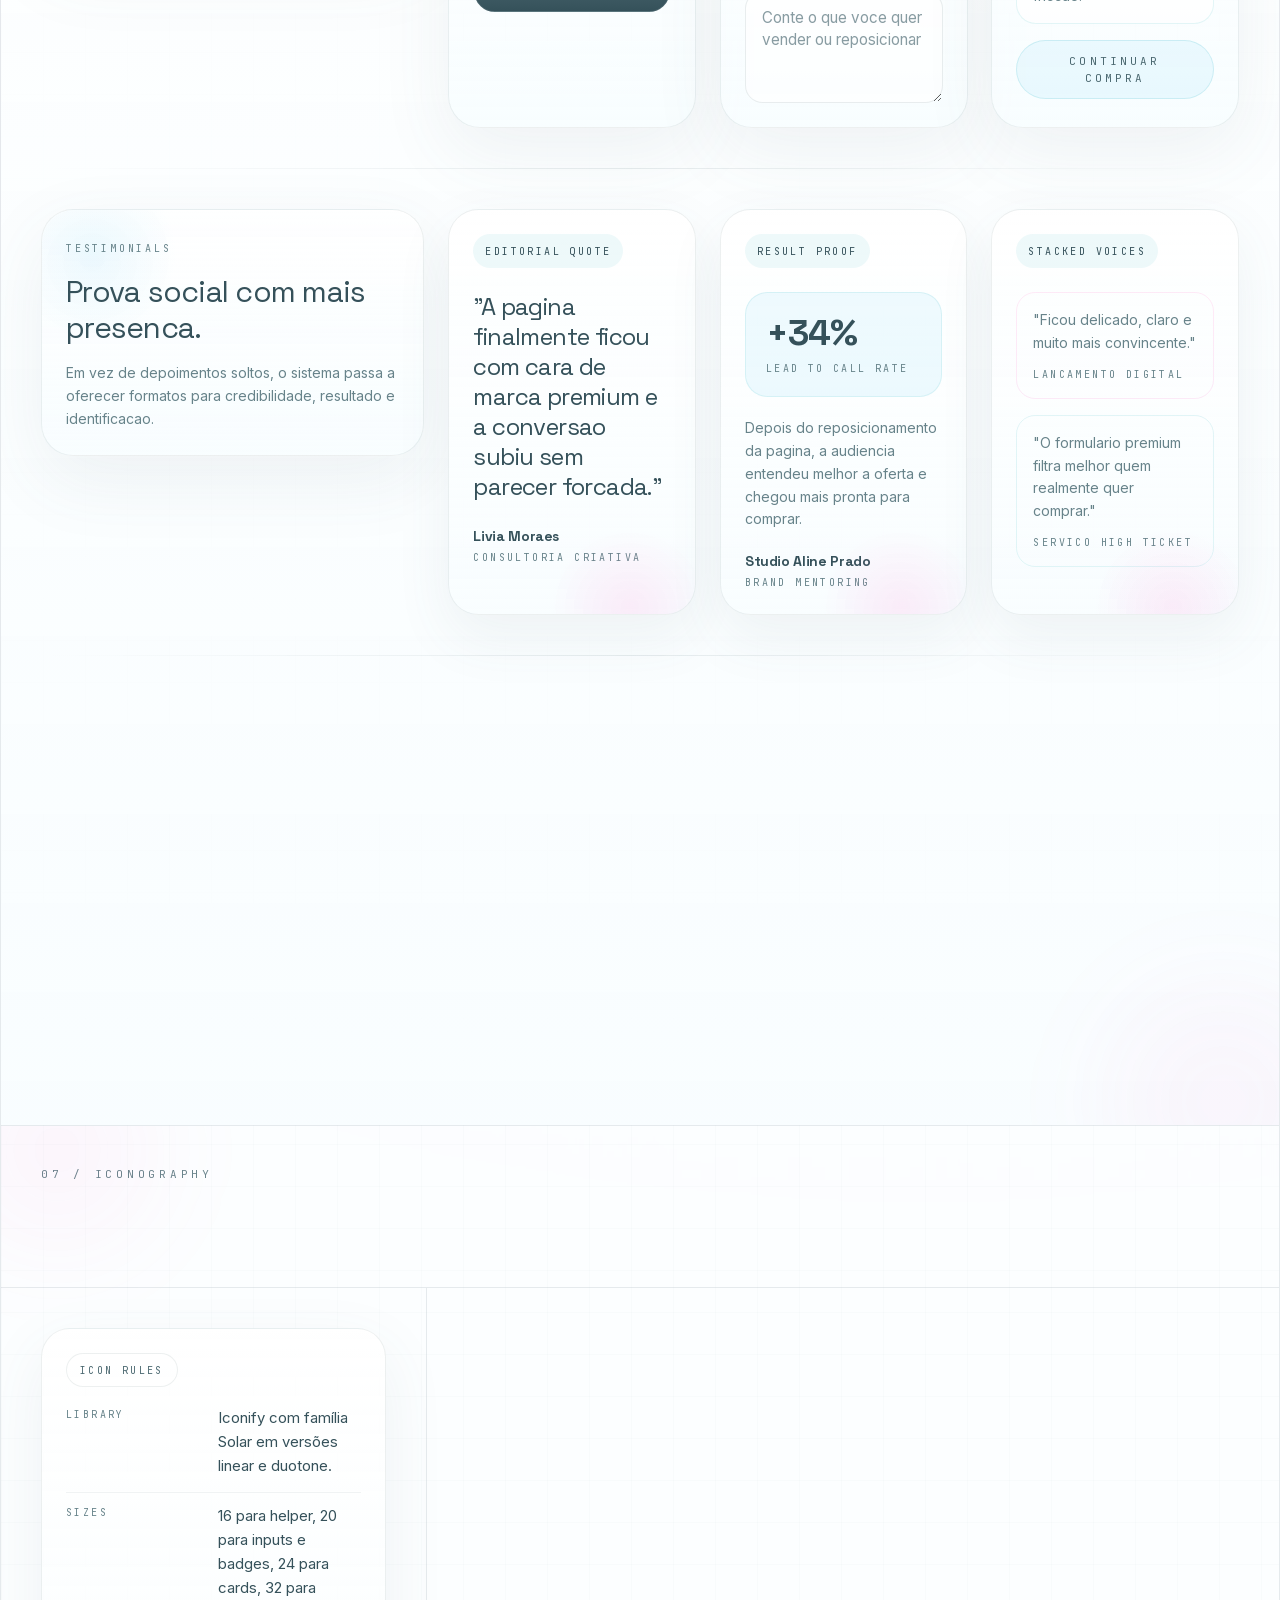
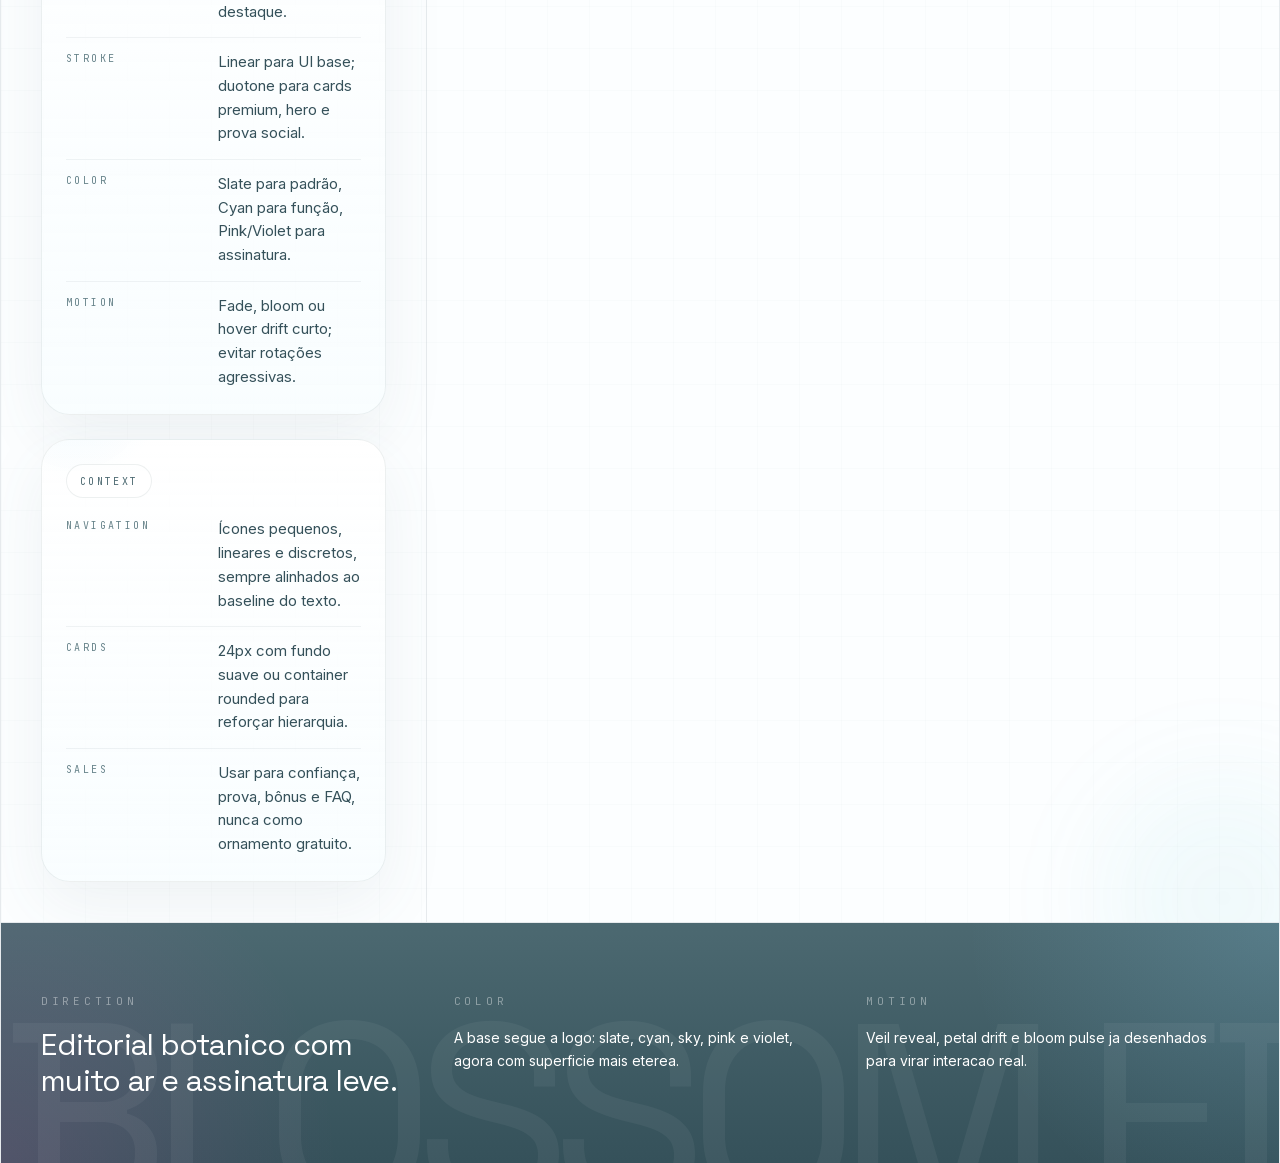
<file: assets/templates/design_system_blossom.html>
<!DOCTYPE html>
<html class="scroll-smooth" lang="pt-BR">

<head>
    <meta charset="utf-8" />
    <meta content="width=device-width, initial-scale=1.0" name="viewport" />
    <title>ARTOOLS Design System | Blossom Editorial</title>
    <script src="digital-architect.aura.build/assets/resource_3fa48481346f.js"></script>
    <script src="digital-architect.aura.build/assets/iconify-icon_d39ffc6e4c56.js"></script>
    <link href="digital-architect.aura.build/assets/css2_19fd9cc6b396.css" rel="stylesheet" />
    <link href="animations-gemini/assets/css2_8e191ef32247.css" rel="stylesheet" />
    <link href="animations-gemini/assets/css2_2b2d87bc82d8.css" rel="stylesheet" />
    <link href="animations-gemini2/assets/css2_604c95cc5779.css" rel="stylesheet" />

    <script src="../js/shared/tailwind-config.js"></script>
    <link href="../css/shared/blossom-core.css" rel="stylesheet" />
    <link href="../css/pages/design-system-blossom.css" rel="stylesheet" />
</head>

<body class="antialiased min-h-screen selection:bg-[#4C6971] selection:text-white">
    <div class="noise"></div>

    <div class="max-w-[1500px] mx-auto border-x border-[var(--line)] bg-white/55 backdrop-blur-sm relative">
        <div class="absolute inset-0 bg-grid opacity-40 pointer-events-none"></div>

        <header class="nav-load sticky top-0 z-50 border-b border-[var(--line)] bg-white/78 backdrop-blur-xl">
            <div class="max-w-[1500px] mx-auto px-6 md:px-8 py-4 flex items-center justify-between">
                <div class="flex items-center gap-3">
                    <div class="w-11 h-11 rounded-[1.35rem] border border-[var(--line)] bg-white/90 p-1.5 overflow-hidden shadow-[0_12px_40px_rgba(76,105,113,0.08)]">
                        <img src="../images/logo.png" alt="Artools logo" class="w-full h-full object-contain" />
                    </div>
                    <div>
                        <span class="block text-sm font-display tracking-tight text-[#35515A]">ARTOOLS</span>
                        <span class="block text-[10px] font-mono uppercase tracking-[0.32em] text-[#CA7AAE]">blossom editorial</span>
                    </div>
                </div>

                <nav class="hidden md:flex items-center gap-6 text-[11px] font-mono uppercase tracking-[0.28em] text-[#5F7880]">
                    <a href="#hero" class="focus-ring-target rounded-full px-1.5 py-1 hover:text-[#35515A] transition-colors">Hero</a>
                    <a href="#type" class="focus-ring-target rounded-full px-1.5 py-1 hover:text-[#35515A] transition-colors">Type</a>
                    <a href="#motion" class="focus-ring-target rounded-full px-1.5 py-1 hover:text-[#35515A] transition-colors">Motion</a>
                    <a href="#palette" class="focus-ring-target rounded-full px-1.5 py-1 hover:text-[#35515A] transition-colors">Colors</a>
                    <a href="#components" class="focus-ring-target rounded-full px-1.5 py-1 hover:text-[#35515A] transition-colors">UI</a>
                    <a href="#possibilities" class="focus-ring-target rounded-full px-1.5 py-1 hover:text-[#35515A] transition-colors">Layouts</a>
                    <a href="#sales" class="focus-ring-target rounded-full px-1.5 py-1 hover:text-[#35515A] transition-colors">Sales</a>
                    <a href="#icons" class="focus-ring-target rounded-full px-1.5 py-1 hover:text-[#35515A] transition-colors">Icons</a>
                </nav>

                <button class="btn-beam focus-ring-target px-[1px] py-[1px] rounded-full" data-magnetic>
                    <span class="btn-beam-content px-5 py-3 rounded-full text-[11px] font-mono uppercase tracking-[0.28em]">Editorial Bloom</span>
                </button>
            </div>
        </header>

        <main>
            <section class="bloom-section relative min-h-[calc(100vh-73px)] border-b border-[var(--line)] overflow-hidden" id="hero">
                <div class="absolute inset-0 bg-[radial-gradient(circle_at_top_left,_rgba(141,215,247,0.24),_transparent_22%),radial-gradient(circle_at_80%_12%,_rgba(255,104,200,0.12),_transparent_22%)]"></div>
                <div class="hero-aura hero-aura-one"></div>
                <div class="hero-aura hero-aura-two"></div>
                <div class="petal petal-cyan left-[8%] top-[6%]" style="animation-duration:18s; animation-delay:-2s;"></div>
                <div class="petal petal-pink left-[18%] top-[10%]" style="animation-duration:14s; animation-delay:-5s;"></div>
                <div class="petal petal-sky left-[74%] top-[8%]" style="animation-duration:16s; animation-delay:-7s;"></div>
                <div class="petal petal-pink left-[86%] top-[14%]" style="animation-duration:18s; animation-delay:-10s;"></div>

                <div class="relative z-10 px-6 md:px-8 py-10 md:py-14 grid grid-cols-1 lg:grid-cols-12 gap-10 items-center min-h-[calc(100vh-73px)]">
                    <div class="lg:col-span-7">
                        <div class="inline-flex items-center gap-3 mb-7 reveal-up delay-100">
                            <span class="w-2.5 h-2.5 rounded-full bg-[#56C4CF] shadow-[0_0_0_8px_rgba(86,196,207,0.16)]"></span>
                            <span class="text-[11px] md:text-xs font-mono uppercase tracking-[0.34em] text-[#5F7880]">final design system / editorial sales experience / motion-first</span>
                        </div>

                        <h1 class="font-display text-[3.5rem] sm:text-[4.5rem] md:text-[7rem] lg:text-[8rem] leading-[0.84] tracking-[-0.065em] text-[#35515A] mb-6" id="hero-title">
                            <span class="text-reveal-wrapper"><span class="text-reveal-content">Florescer</span></span>
                            <span class="text-reveal-wrapper"><span class="text-reveal-content delay-200 font-editorial text-outline">com leveza</span></span>
                            <span class="text-reveal-wrapper"><span class="text-reveal-content delay-300">e marca.</span></span>
                        </h1>

                        <p class="text-lg md:text-[1.2rem] leading-relaxed text-[#67838A] max-w-2xl reveal-up delay-500 text-balance">
                            Um design system editorial para landing pages premium: tipografia clara, cores documentadas, componentes comerciais e animações suaves que deixam a experiência mais memorável sem perder clareza.
                        </p>

                        <div class="mt-8 md:mt-10 flex flex-wrap gap-4 reveal-up delay-700">
                            <button class="btn-beam focus-ring-target px-[1px] py-[1px] rounded-full" data-magnetic onclick="location.href='#type'">
                                <span class="btn-beam-content px-6 py-4 rounded-full text-xs font-mono uppercase tracking-[0.28em] gap-2">
                                    Ver o sistema
                                    <iconify-icon icon="solar:arrow-right-linear" class="text-base"></iconify-icon>
                                </span>
                            </button>
                            <button class="focus-ring-target px-6 py-4 rounded-full border border-[rgba(86,196,207,0.22)] bg-[rgba(141,215,247,0.12)] text-xs font-mono uppercase tracking-[0.28em] text-[#4C6971] hover:bg-[rgba(255,104,200,0.12)] transition-all hover:-translate-y-0.5" data-magnetic onclick="location.href='#sales'">
                                Ver vendas
                            </button>
                        </div>

                        <div class="mt-7 flex flex-wrap gap-3 reveal-up delay-700">
                            <span class="spec-tag">type scale</span>
                            <span class="spec-tag">color tokens</span>
                            <span class="spec-tag">ui specs</span>
                            <span class="spec-tag">sales blocks</span>
                            <span class="spec-tag">icon rules</span>
                            <span class="spec-tag">motion system</span>
                        </div>

                        <div class="mt-8 grid grid-cols-1 sm:grid-cols-3 gap-3 reveal-up delay-700">
                            <div class="metric-pill rounded-[1.3rem] px-4 py-4">
                                <span class="block text-[10px] font-mono uppercase tracking-[0.28em] text-[#67838A]">ux tone</span>
                                <strong class="mt-2 block text-lg font-display tracking-tight text-[#35515A]">Mais respiro</strong>
                                <span class="mt-2 block text-xs leading-relaxed text-[#67838A]">Mais branco, menos ruido e ritmo visual melhor distribuido.</span>
                            </div>
                            <div class="metric-pill rounded-[1.3rem] px-4 py-4">
                                <span class="block text-[10px] font-mono uppercase tracking-[0.28em] text-[#67838A]">motion</span>
                                <strong class="mt-2 block text-lg font-display tracking-tight text-[#35515A]">Parallax suave</strong>
                                <span class="mt-2 block text-xs leading-relaxed text-[#67838A]">Camadas com movimento minimo para dar luxo sem pesar.</span>
                            </div>
                            <div class="metric-pill rounded-[1.3rem] px-4 py-4">
                                <span class="block text-[10px] font-mono uppercase tracking-[0.28em] text-[#67838A]">system</span>
                                <strong class="mt-2 block text-lg font-display tracking-tight text-[#35515A]">Mais opcoes</strong>
                                <span class="mt-2 block text-xs leading-relaxed text-[#67838A]">Novas composicoes, estados e blocos de experiencia.</span>
                            </div>
                        </div>
                    </div>

                    <div class="lg:col-span-5 relative">
                        <div class="reveal-zoom delay-300 rounded-[2.5rem] border border-[var(--line)] glass-panel soft-panel overflow-hidden shadow-[0_34px_100px_rgba(76,105,113,0.12)] tilt-panel" data-tilt>
                            <div class="relative aspect-[4/5] overflow-hidden">
                                <div class="absolute inset-0 bg-[radial-gradient(circle_at_20%_18%,_rgba(141,215,247,0.26),_transparent_22%),radial-gradient(circle_at_80%_14%,_rgba(255,104,200,0.15),_transparent_22%),linear-gradient(180deg,rgba(255,255,255,0.94),rgba(247,253,255,0.72))]"></div>
                                <div class="orbital-bloom w-[17rem] h-[17rem] top-[8%] left-[12%]"></div>
                                <div class="orbital-bloom w-[11rem] h-[11rem] bottom-[18%] right-[10%]" style="animation-delay:-1.8s;"></div>

                                <img src="../images/logo.png" alt="Artools blossom concept" class="absolute inset-x-0 top-[14%] mx-auto w-[74%] max-w-[24rem] object-contain animate-[floatSoft_8s_ease-in-out_infinite]" />

                                <div class="hero-live-card top-[12%] right-[7%] hidden md:block p-4 w-[11.5rem]">
                                    <span class="block text-[10px] font-mono uppercase tracking-[0.24em] text-[#67838A]">live preview</span>
                                    <div class="mt-4 space-y-2">
                                        <div class="hero-stat-line w-full bg-[rgba(76,105,113,0.84)]"></div>
                                        <div class="hero-stat-line w-[74%] bg-[rgba(202,122,174,0.54)]" style="animation-delay:-0.8s;"></div>
                                        <div class="hero-stat-line w-[46%] bg-[rgba(141,215,247,0.62)]" style="animation-delay:-1.5s;"></div>
                                    </div>
                                    <div class="mt-4 flex gap-2">
                                        <span class="w-6 h-6 rounded-full bg-[#4C6971]"></span>
                                        <span class="w-6 h-6 rounded-full bg-[#56C4CF]"></span>
                                        <span class="w-6 h-6 rounded-full bg-[#FF68C8]"></span>
                                    </div>
                                </div>

                                <div class="hero-live-card bottom-[24%] left-[7%] hidden md:block p-4 w-[12rem]" style="animation-delay:-2.2s;">
                                    <span class="block text-[10px] font-mono uppercase tracking-[0.24em] text-[#67838A]">component state</span>
                                    <div class="mt-4 flex gap-2">
                                        <span class="px-3 py-2 rounded-full bg-[rgba(255,104,200,0.1)] text-[10px] font-mono uppercase tracking-[0.22em] text-[#4C6971]">hover</span>
                                        <span class="px-3 py-2 rounded-full bg-[rgba(86,196,207,0.12)] text-[10px] font-mono uppercase tracking-[0.22em] text-[#4C6971]">focus</span>
                                    </div>
                                    <button class="btn-beam mt-4 w-full px-[1px] py-[1px] rounded-full">
                                        <span class="btn-beam-content px-4 py-3 rounded-full text-[10px] font-mono uppercase tracking-[0.24em]">beam cta</span>
                                    </button>
                                </div>

                                <div class="floating-note top-[16%] left-[-2%] hidden md:flex">
                                    <span class="w-10 h-10 rounded-full bg-[rgba(141,215,247,0.22)] flex items-center justify-center text-[#35515A]">
                                        <iconify-icon icon="solar:star-fall-line-duotone" class="text-xl"></iconify-icon>
                                    </span>
                                    <div>
                                        <span class="block text-[10px] font-mono uppercase tracking-[0.26em] text-[#67838A]">new layer</span>
                                        <strong class="block text-sm font-display tracking-tight text-[#35515A]">Motion cue</strong>
                                    </div>
                                </div>

                                <div class="floating-note bottom-[28%] right-[-2%] hidden md:flex" style="animation-delay:-2.2s;">
                                    <span class="w-10 h-10 rounded-full bg-[rgba(255,104,200,0.12)] flex items-center justify-center text-[#CA7AAE]">
                                        <iconify-icon icon="solar:widget-3-line-duotone" class="text-xl"></iconify-icon>
                                    </span>
                                    <div>
                                        <span class="block text-[10px] font-mono uppercase tracking-[0.26em] text-[#67838A]">upgrade</span>
                                        <strong class="block text-sm font-display tracking-tight text-[#35515A]">Soft overlays</strong>
                                    </div>
                                </div>

                                <div class="absolute top-5 left-5 px-4 py-2 rounded-full glass-panel border border-white/70">
                                    <span class="text-[10px] font-mono uppercase tracking-[0.3em] text-[#67838A]">curved hero card</span>
                                </div>
                                <div class="absolute bottom-5 left-5 right-5 p-5 rounded-[1.7rem] bg-white/74 border border-white/80 backdrop-blur-lg">
                                    <span class="text-[10px] font-mono uppercase tracking-[0.28em] text-[#67838A]">direction</span>
                                    <h2 class="mt-2 text-3xl font-display tracking-tight text-[#35515A]">Blossom System Final</h2>
                                    <p class="mt-2 text-sm leading-relaxed text-[#67838A]">Hero, tipografia, cor, UI comercial, ícones e motion documentados em uma mesma linguagem.</p>
                                </div>
                            </div>
                        </div>
                    </div>
                </div>
            </section>

            <div class="border-b border-[var(--line)] bg-white/72 overflow-hidden">
                <div class="marquee-container py-5">
                    <div class="marquee-content">
                        <span class="mx-8 text-[11px] font-mono uppercase tracking-[0.32em] text-[#67838A]">veil reveal</span>
                        <span class="mx-8 text-[11px] font-mono uppercase tracking-[0.32em] text-[#67838A]">//</span>
                        <span class="mx-8 text-[11px] font-mono uppercase tracking-[0.32em] text-[#67838A]">petal drift</span>
                        <span class="mx-8 text-[11px] font-mono uppercase tracking-[0.32em] text-[#67838A]">//</span>
                        <span class="mx-8 text-[11px] font-mono uppercase tracking-[0.32em] text-[#67838A]">bloom pulse</span>
                        <span class="mx-8 text-[11px] font-mono uppercase tracking-[0.32em] text-[#67838A]">//</span>
                        <span class="mx-8 text-[11px] font-mono uppercase tracking-[0.32em] text-[#67838A]">soft editorial cards</span>
                        <span class="mx-8 text-[11px] font-mono uppercase tracking-[0.32em] text-[#67838A]">//</span>
                    </div>
                    <div class="marquee-content">
                        <span class="mx-8 text-[11px] font-mono uppercase tracking-[0.32em] text-[#67838A]">veil reveal</span>
                        <span class="mx-8 text-[11px] font-mono uppercase tracking-[0.32em] text-[#67838A]">//</span>
                        <span class="mx-8 text-[11px] font-mono uppercase tracking-[0.32em] text-[#67838A]">petal drift</span>
                        <span class="mx-8 text-[11px] font-mono uppercase tracking-[0.32em] text-[#67838A]">//</span>
                        <span class="mx-8 text-[11px] font-mono uppercase tracking-[0.32em] text-[#67838A]">bloom pulse</span>
                        <span class="mx-8 text-[11px] font-mono uppercase tracking-[0.32em] text-[#67838A]">//</span>
                        <span class="mx-8 text-[11px] font-mono uppercase tracking-[0.32em] text-[#67838A]">soft editorial cards</span>
                        <span class="mx-8 text-[11px] font-mono uppercase tracking-[0.32em] text-[#67838A]">//</span>
                    </div>
                </div>
            </div>

            <section class="bloom-section relative z-10 border-b border-[var(--line)]" id="type">
                <div class="p-8 md:p-10 border-b border-[var(--line)] bg-white/72">
                    <span class="text-[11px] font-mono uppercase tracking-[0.34em] text-[#67838A] block mb-4">01 / typography system</span>
                    <h2 class="text-4xl md:text-5xl font-display tracking-tight text-[#35515A] reveal">Tipografia documentada para leitura, hierarquia e venda.</h2>
                </div>

                <div class="grid grid-cols-1 lg:grid-cols-12">
                    <div class="lg:col-span-4 border-b lg:border-b-0 lg:border-r border-[var(--line)] p-8 md:p-10 bg-white/68">
                        <div class="spec-card reveal-up p-6">
                            <span class="spec-tag">font loading</span>
                            <h3 class="mt-4 text-3xl font-display tracking-tight text-[#35515A]">Estratégia de carregamento</h3>
                            <div class="mt-5 spec-list">
                                <div class="spec-row">
                                    <span class="spec-key">source</span>
                                    <span class="spec-value">CSS local espelhado no projeto + arquivos WOFF2 subsetados.</span>
                                </div>
                                <div class="spec-row">
                                    <span class="spec-key">display</span>
                                    <span class="spec-value"><code>font-display: swap</code> para reduzir bloqueio visual.</span>
                                </div>
                                <div class="spec-row">
                                    <span class="spec-key">unicode</span>
                                    <span class="spec-value">Subconjuntos por idioma via <code>unicode-range</code>.</span>
                                </div>
                                <div class="spec-row">
                                    <span class="spec-key">weights</span>
                                    <span class="spec-value">Inter 300-700, Space Grotesk 300-700, JetBrains Mono 400-700, Instrument Serif 400.</span>
                                </div>
                            </div>
                        </div>

                        <div class="spec-card reveal-up delay-100 mt-6 p-6">
                            <span class="spec-tag">families</span>
                            <div class="mt-5 space-y-4">
                                <div class="type-preview p-5">
                                    <span class="block text-[10px] font-mono uppercase tracking-[0.24em] text-[#67838A]">primary / ui</span>
                                    <strong class="mt-3 block text-3xl tracking-tight text-[#35515A]">Inter</strong>
                                    <p class="mt-2 text-sm leading-relaxed text-[#67838A]">Fallback: system-ui, -apple-system, BlinkMacSystemFont, "Segoe UI", sans-serif.</p>
                                </div>
                                <div class="type-preview p-5">
                                    <span class="block text-[10px] font-mono uppercase tracking-[0.24em] text-[#67838A]">display / titles</span>
                                    <strong class="mt-3 block text-3xl font-display tracking-tight text-[#35515A]">Space Grotesk</strong>
                                    <p class="mt-2 text-sm leading-relaxed text-[#67838A]">Fallback: "Arial Narrow", "Avenir Next Condensed", sans-serif.</p>
                                </div>
                                <div class="type-preview p-5">
                                    <span class="block text-[10px] font-mono uppercase tracking-[0.24em] text-[#67838A]">editorial / accents</span>
                                    <strong class="mt-3 block text-3xl font-editorial tracking-tight text-[#35515A]">Instrument Serif</strong>
                                    <p class="mt-2 text-sm leading-relaxed text-[#67838A]">Fallback: "Iowan Old Style", "Times New Roman", serif.</p>
                                </div>
                                <div class="type-preview p-5">
                                    <span class="block text-[10px] font-mono uppercase tracking-[0.24em] text-[#67838A]">mono / meta</span>
                                    <strong class="mt-3 block text-2xl font-mono tracking-tight text-[#35515A]">JetBrains Mono</strong>
                                    <p class="mt-2 text-sm leading-relaxed text-[#67838A]">Fallback: "SFMono-Regular", Consolas, "Liberation Mono", monospace.</p>
                                </div>
                            </div>
                        </div>
                    </div>

                    <div class="lg:col-span-8 p-8 md:p-10">
                        <div class="spec-card reveal-up p-6 md:p-7">
                            <span class="spec-tag">h1 → h6</span>
                            <div class="mt-5 grid grid-cols-1 xl:grid-cols-[0.9fr_1.1fr] gap-6">
                                <div class="type-preview p-6">
                                    <div class="space-y-3">
                                        <div class="font-display text-[clamp(3.5rem,8vw,8rem)] leading-[0.84] tracking-[-0.065em] text-[#35515A]">H1</div>
                                        <div class="font-display text-[clamp(2.5rem,5vw,4rem)] leading-[0.9] tracking-[-0.05em] text-[#35515A]">H2</div>
                                        <div class="font-display text-[clamp(2rem,3vw,3rem)] leading-[0.95] tracking-[-0.04em] text-[#35515A]">H3</div>
                                        <div class="font-display text-[1.75rem] leading-[1.02] tracking-[-0.03em] text-[#35515A]">H4</div>
                                        <div class="font-display text-[1.35rem] leading-[1.08] tracking-[-0.02em] text-[#35515A]">H5</div>
                                        <div class="font-mono text-[0.95rem] uppercase tracking-[0.28em] text-[#67838A]">H6 label heading</div>
                                    </div>
                                </div>
                                <div class="spec-list">
                                    <div class="spec-row"><span class="spec-key">H1</span><span class="spec-value">family: Space Grotesk / weight: 700 / size: clamp(3.5rem, 8vw, 8rem) / line-height: 0.84 / letter-spacing: -0.065em / transform: none</span></div>
                                    <div class="spec-row"><span class="spec-key">H2</span><span class="spec-value">family: Space Grotesk / weight: 700 / size: clamp(2.5rem, 5vw, 4rem) / line-height: 0.90 / letter-spacing: -0.05em / transform: none</span></div>
                                    <div class="spec-row"><span class="spec-key">H3</span><span class="spec-value">family: Space Grotesk / weight: 700 / size: clamp(2rem, 3vw, 3rem) / line-height: 0.95 / letter-spacing: -0.04em / transform: none</span></div>
                                    <div class="spec-row"><span class="spec-key">H4</span><span class="spec-value">family: Space Grotesk / weight: 600 / size: 1.75rem / line-height: 1.02 / letter-spacing: -0.03em / transform: none</span></div>
                                    <div class="spec-row"><span class="spec-key">H5</span><span class="spec-value">family: Space Grotesk / weight: 600 / size: 1.35rem / line-height: 1.08 / letter-spacing: -0.02em / transform: none</span></div>
                                    <div class="spec-row"><span class="spec-key">H6</span><span class="spec-value">family: JetBrains Mono / weight: 500 / size: 0.95rem / line-height: 1.3 / letter-spacing: 0.28em / transform: uppercase</span></div>
                                </div>
                            </div>
                        </div>

                        <div class="spec-card reveal-up delay-100 mt-6 p-6 md:p-7">
                            <span class="spec-tag">body roles</span>
                            <div class="mt-5 grid grid-cols-1 xl:grid-cols-[0.9fr_1.1fr] gap-6">
                                <div class="type-preview p-6">
                                    <p class="text-[1.2rem] leading-[1.65] text-[#35515A]">Body Large para promessas, storytelling curto e valor percebido.</p>
                                    <p class="mt-4 text-base leading-[1.7] text-[#35515A]">Body para descrições, explicações e fluxo principal da página.</p>
                                    <p class="mt-4 text-sm leading-[1.65] text-[#67838A]">Body Small para apoio, estados secundários e detalhes operacionais.</p>
                                    <div class="mt-5 space-y-2">
                                        <span class="block text-xs font-mono uppercase tracking-[0.26em] text-[#67838A]">Caption / label / helper</span>
                                        <span class="block text-xs leading-[1.5] text-[#67838A]">Texto auxiliar com alta legibilidade e pouco ruído.</span>
                                    </div>
                                </div>
                                <div class="spec-list">
                                    <div class="spec-row"><span class="spec-key">body-lg</span><span class="spec-value">family: Inter / weight: 400 / size: 1.2rem / line-height: 1.65 / letter-spacing: -0.01em / transform: none</span></div>
                                    <div class="spec-row"><span class="spec-key">body</span><span class="spec-value">family: Inter / weight: 400 / size: 1rem / line-height: 1.70 / letter-spacing: 0em / transform: none</span></div>
                                    <div class="spec-row"><span class="spec-key">body-sm</span><span class="spec-value">family: Inter / weight: 400 / size: 0.875rem / line-height: 1.65 / letter-spacing: 0em / transform: none</span></div>
                                    <div class="spec-row"><span class="spec-key">caption</span><span class="spec-value">family: JetBrains Mono / weight: 400 / size: 0.75rem / line-height: 1.45 / letter-spacing: 0.14em / transform: uppercase optional</span></div>
                                    <div class="spec-row"><span class="spec-key">label</span><span class="spec-value">family: JetBrains Mono / weight: 500 / size: 0.6875rem / line-height: 1.3 / letter-spacing: 0.28em / transform: uppercase</span></div>
                                    <div class="spec-row"><span class="spec-key">helper</span><span class="spec-value">family: Inter / weight: 400 / size: 0.75rem / line-height: 1.55 / letter-spacing: 0em / transform: none</span></div>
                                </div>
                            </div>
                        </div>
                    </div>
                </div>
            </section>

            <section class="bloom-section relative z-10 border-b border-[var(--line)]" id="motion">
                <div class="p-8 md:p-10 border-b border-[var(--line)] bg-white/72">
                    <span class="text-[11px] font-mono uppercase tracking-[0.34em] text-[#67838A] block mb-4">02 / animation system</span>
                    <h2 class="text-4xl md:text-5xl font-display tracking-tight text-[#35515A] reveal">Animações de fundo, surgimento e resposta de interface.</h2>
                </div>

                <div class="grid grid-cols-1 md:grid-cols-3 gap-px bg-[var(--line)]">
                    <div class="flashlight-card bg-white/74 p-8 md:p-9 min-h-[340px] reveal-up" onmousemove="updateFlashlight(event, this)">
                        <span class="text-[10px] font-mono uppercase tracking-[0.28em] text-[#67838A]">idea 01</span>
                        <div class="mt-6 veil-panel rounded-[2rem] border border-[rgba(202,122,174,0.14)] min-h-[180px] p-5 flex flex-col justify-between">
                            <div class="space-y-3 animate-on-scroll [animation:animationIn_0.9s_ease-out_0.1s_both]">
                                <div class="h-10 rounded-full bg-white/82 border border-[rgba(202,122,174,0.16)]"></div>
                                <div class="h-10 rounded-full bg-[rgba(255,255,255,0.72)] border border-[rgba(86,196,207,0.14)]"></div>
                                <div class="h-10 rounded-full bg-[rgba(255,255,255,0.64)] border border-[rgba(141,215,247,0.18)]"></div>
                            </div>
                            <div class="flex items-center justify-between">
                                <span class="text-[10px] font-mono uppercase tracking-[0.24em] text-[#5F7880]">soft veil reveal</span>
                                <iconify-icon icon="solar:magic-stick-3-linear" class="text-2xl text-[#CA7AAE]"></iconify-icon>
                            </div>
                        </div>
                        <h3 class="mt-6 text-3xl font-display tracking-tight text-[#35515A]">Veil Reveal</h3>
                        <p class="mt-3 text-sm leading-relaxed text-[#67838A]">Camadas brancas sobem com blur curto e deixam o conteudo aparecer como tecido leve abrindo.</p>
                    </div>

                    <div class="flashlight-card bg-white/74 p-8 md:p-9 min-h-[340px] reveal-up delay-100" onmousemove="updateFlashlight(event, this)">
                        <span class="text-[10px] font-mono uppercase tracking-[0.28em] text-[#67838A]">idea 02</span>
                        <div class="mt-6 relative rounded-[2rem] border border-[rgba(86,196,207,0.14)] bg-[linear-gradient(180deg,rgba(255,255,255,0.9),rgba(246,253,255,0.68))] min-h-[180px] overflow-hidden">
                            <div class="petal petal-cyan left-[16%] top-[4%]" style="animation-duration:12s; animation-delay:-1s;"></div>
                            <div class="petal petal-pink left-[34%] top-[7%]" style="animation-duration:14s; animation-delay:-3s;"></div>
                            <div class="petal petal-sky left-[58%] top-[3%]" style="animation-duration:11s; animation-delay:-5s;"></div>
                            <div class="petal petal-pink left-[76%] top-[10%]" style="animation-duration:15s; animation-delay:-7s;"></div>
                            <div class="absolute bottom-5 left-5 right-5 flex items-center justify-between">
                                <span class="text-[10px] font-mono uppercase tracking-[0.24em] text-[#5F7880]">petal drift loop</span>
                                <iconify-icon icon="solar:wind-linear" class="text-2xl text-[#56C4CF]"></iconify-icon>
                            </div>
                        </div>
                        <h3 class="mt-6 text-3xl font-display tracking-tight text-[#35515A]">Petal Drift</h3>
                        <p class="mt-3 text-sm leading-relaxed text-[#67838A]">Particulas mais largas e lentas para cabecalhos, divisores e momentos de pausa entre blocos.</p>
                    </div>

                    <div class="flashlight-card bg-white/74 p-8 md:p-9 min-h-[340px] reveal-up delay-200" onmousemove="updateFlashlight(event, this)">
                        <span class="text-[10px] font-mono uppercase tracking-[0.28em] text-[#67838A]">idea 03</span>
                        <div class="mt-6 relative rounded-[2rem] border border-[rgba(255,104,200,0.14)] bg-[linear-gradient(180deg,rgba(255,255,255,0.92),rgba(247,253,255,0.68))] min-h-[180px] overflow-hidden">
                            <div class="orbital-bloom w-[8rem] h-[8rem] top-[14%] left-[14%]"></div>
                            <div class="orbital-bloom w-[10rem] h-[10rem] bottom-[8%] right-[10%]" style="animation-delay:-1.6s;"></div>
                            <div class="absolute inset-5 rounded-[1.6rem] border border-white/80 bg-white/55 backdrop-blur-md flex items-end p-4">
                                <div class="w-full flex items-center justify-between">
                                    <span class="text-[10px] font-mono uppercase tracking-[0.24em] text-[#5F7880]">localized bloom</span>
                                    <iconify-icon icon="solar:stars-line-duotone" class="text-2xl text-[#FF68C8]"></iconify-icon>
                                </div>
                            </div>
                        </div>
                        <h3 class="mt-6 text-3xl font-display tracking-tight text-[#35515A]">Bloom Pulse</h3>
                        <p class="mt-3 text-sm leading-relaxed text-[#67838A]">Glow de baixa opacidade para destacar CTAs, logos e cards premium sem pesar a tela.</p>
                    </div>
                </div>

                <div class="p-8 md:p-10 border-t border-[var(--line)] bg-white/62">
                    <div class="grid grid-cols-1 lg:grid-cols-3 gap-6">
                        <div class="motion-card reveal-up p-6">
                            <span class="spec-tag">background loops</span>
                            <div class="mt-5 spec-list">
                                <div class="spec-row"><span class="spec-key">petals</span><span class="spec-value">Loop lento de 12s-18s para fundo e separadores, sempre com baixa opacidade.</span></div>
                                <div class="spec-row"><span class="spec-key">auras</span><span class="spec-value">Orbs borrados em <code>driftHalo</code> com 12s-18s, movimento amplo e suave.</span></div>
                                <div class="spec-row"><span class="spec-key">marquee</span><span class="spec-value">Faixa contínua de linguagem visual para reforço de tom e repertório.</span></div>
                            </div>
                        </div>

                        <div class="motion-card reveal-up delay-100 p-6">
                            <span class="spec-tag">reveal states</span>
                            <div class="mt-5 spec-list">
                                <div class="spec-row"><span class="spec-key">reveal</span><span class="spec-value">Entrada vertical curta, 1s, cubic-bezier(0.16, 1, 0.3, 1).</span></div>
                                <div class="spec-row"><span class="spec-key">reveal-up</span><span class="spec-value">Subida com blur para blocos, cards e textos maiores.</span></div>
                                <div class="spec-row"><span class="spec-key">reveal-zoom</span><span class="spec-value">Escala de 0.96 → 1 com blur para hero cards e superfícies premium.</span></div>
                            </div>
                        </div>

                        <div class="motion-card reveal-up delay-200 p-6">
                            <span class="spec-tag">interactive feedback</span>
                            <div class="mt-5 spec-list">
                                <div class="spec-row"><span class="spec-key">buttons</span><span class="spec-value">Beam rotativo, leve magnetismo e hover com lift curto.</span></div>
                                <div class="spec-row"><span class="spec-key">cards</span><span class="spec-value">Glow localizado + tilt discreto quando houver ponteiro preciso.</span></div>
                                <div class="spec-row"><span class="spec-key">faq / tooltips</span><span class="spec-value">Expansão macia, fade e pequeno deslocamento para sensação delicada.</span></div>
                            </div>
                        </div>
                    </div>
                </div>
            </section>

            <section class="bloom-section relative z-10 border-b border-[var(--line)]" id="palette">
                <div class="grid grid-cols-1 lg:grid-cols-12">
                    <div class="lg:col-span-4 p-8 md:p-10 border-b lg:border-b-0 lg:border-r border-[var(--line)] bg-white/72">
                        <span class="text-[11px] font-mono uppercase tracking-[0.34em] text-[#67838A] block mb-4">03 / color system</span>
                        <h2 class="text-4xl md:text-5xl font-display tracking-tight text-[#35515A] reveal">A mesma marca, num floral mais etereo.</h2>
                        <p class="mt-6 text-[#67838A] leading-relaxed max-w-md reveal delay-200">
                            A cor continua sendo a ancora do sistema. O que muda aqui e a proporcao: mais ar, mais branco, mais translucidez e acentos em rosa e ciano usados como perfume visual.
                        </p>

                        <div class="mt-8 reveal-up delay-300 rounded-[2rem] border border-[rgba(202,122,174,0.16)] bg-white/80 p-5">
                            <span class="text-[10px] font-mono uppercase tracking-[0.28em] text-[#67838A]">palette behavior</span>
                            <p class="mt-4 text-lg font-display tracking-tight text-[#35515A]">Base clara + assinatura em glow.</p>
                            <p class="mt-3 text-sm leading-relaxed text-[#67838A]">Use slate para estrutura, sky para ar, cyan para brilho funcional e pink/violet para momentos de assinatura.</p>
                        </div>
                    </div>

                    <div class="lg:col-span-8 grid grid-cols-1 md:grid-cols-2 xl:grid-cols-5 gap-px bg-[var(--line)]">
                        <div class="token-swatch reveal-up bg-[#4C6971] p-6 min-h-[250px] flex flex-col justify-between text-white">
                            <div>
                                <span class="text-[10px] font-mono uppercase tracking-[0.28em] text-white/70">brand slate</span>
                                <h3 class="mt-3 text-2xl font-display tracking-tight">Root</h3>
                            </div>
                            <div class="text-xs font-mono text-white/78">
                                <span class="block">HEX #4C6971</span>
                                <span class="block mt-3">Estrutura, tipografia forte e contraste delicado.</span>
                            </div>
                        </div>
                        <div class="token-swatch reveal-up delay-100 bg-[#56C4CF] p-6 min-h-[250px] flex flex-col justify-between">
                            <div>
                                <span class="text-[10px] font-mono uppercase tracking-[0.28em] text-[#35515A]">brand cyan</span>
                                <h3 class="mt-3 text-2xl font-display tracking-tight text-[#35515A]">Glow</h3>
                            </div>
                            <div class="text-xs font-mono text-[#35515A]">
                                <span class="block">HEX #56C4CF</span>
                                <span class="block mt-3">Usado para feixes, sinais leves e hover mais fresco.</span>
                            </div>
                        </div>
                        <div class="token-swatch reveal-up delay-200 bg-[#8DD7F7] p-6 min-h-[250px] flex flex-col justify-between">
                            <div>
                                <span class="text-[10px] font-mono uppercase tracking-[0.28em] text-[#35515A]">brand sky</span>
                                <h3 class="mt-3 text-2xl font-display tracking-tight text-[#35515A]">Mist</h3>
                            </div>
                            <div class="text-xs font-mono text-[#35515A]">
                                <span class="block">HEX #8DD7F7</span>
                                <span class="block mt-3">Fundo de hero, nevoa e espacos respirando.</span>
                            </div>
                        </div>
                        <div class="token-swatch reveal-up delay-300 bg-[#FF68C8] p-6 min-h-[250px] flex flex-col justify-between text-white">
                            <div>
                                <span class="text-[10px] font-mono uppercase tracking-[0.28em] text-white/78">brand pink</span>
                                <h3 class="mt-3 text-2xl font-display tracking-tight">Accent</h3>
                            </div>
                            <div class="text-xs font-mono text-white/86">
                                <span class="block">HEX #FF68C8</span>
                                <span class="block mt-3">Energia feminina para CTAs, outlines e focos de olhar.</span>
                            </div>
                        </div>
                        <div class="token-swatch reveal-up delay-400 bg-[#D871AA] p-6 min-h-[250px] flex flex-col justify-between text-white">
                            <div>
                                <span class="text-[10px] font-mono uppercase tracking-[0.28em] text-white/70">brand violet</span>
                                <h3 class="mt-3 text-2xl font-display tracking-tight">Signature</h3>
                            </div>
                            <div class="text-xs font-mono text-white/78">
                                <span class="block">HEX #D871AA</span>
                                <span class="block mt-3">Assinatura do lettering transparente e dos detalhes poeticos.</span>
                            </div>
                        </div>
                    </div>
                </div>

                <div class="p-8 md:p-10 border-t border-[var(--line)] bg-white/64">
                    <div class="grid grid-cols-1 xl:grid-cols-3 gap-6">
                        <div class="spec-card reveal-up p-6">
                            <span class="spec-tag">usage rules</span>
                            <div class="mt-5 spec-list">
                                <div class="spec-row"><span class="spec-key">text</span><span class="spec-value">Use <code>#36525A</code> e <code>#4C6971</code> como texto principal. Acentos coloridos não devem carregar parágrafos longos sobre branco.</span></div>
                                <div class="spec-row"><span class="spec-key">background</span><span class="spec-value">Surface e Sky entram em fundos amplos; Pink/Violet ficam em brilhos, gradientes, tags e CTAs.</span></div>
                                <div class="spec-row"><span class="spec-key">border</span><span class="spec-value">Preferir versões translúcidas de Slate, Cyan e Violet entre 10% e 22%.</span></div>
                                <div class="spec-row"><span class="spec-key">states</span><span class="spec-value">Hover puxa Cyan/Pink; active reforça Slate; disabled volta para neutros translúcidos.</span></div>
                            </div>
                        </div>

                        <div class="spec-card reveal-up delay-100 p-6">
                            <span class="spec-tag">gradient participation</span>
                            <div class="mt-5 rounded-[1.5rem] p-5 bg-[linear-gradient(135deg,rgba(76,105,113,0.94),rgba(86,196,207,0.92),rgba(141,215,247,0.92),rgba(255,104,200,0.78),rgba(216,113,170,0.86))] text-white">
                                <strong class="block text-2xl font-display tracking-tight">Slate → Cyan → Sky → Pink → Violet</strong>
                                <p class="mt-3 text-sm leading-relaxed text-white/80">Gradiente principal para hero surfaces, beams, modal accents e fundos premium.</p>
                            </div>
                            <div class="mt-5 spec-list">
                                <div class="spec-row"><span class="spec-key">opacity</span><span class="spec-value">Guideline: 100%, 72%, 24%, 12% para fills, glass, hover e glow.</span></div>
                                <div class="spec-row"><span class="spec-key">contrast</span><span class="spec-value">Slate/Ink sobre Surface visam AAA; acentos em branco devem ser usados como detalhe ou texto grande.</span></div>
                            </div>
                        </div>

                        <div class="spec-card reveal-up delay-200 p-6">
                            <span class="spec-tag">semantic roles</span>
                            <div class="mt-5 spec-list">
                                <div class="spec-row"><span class="spec-key">primary</span><span class="spec-value">Slate para estrutura, botões fortes e navegação.</span></div>
                                <div class="spec-row"><span class="spec-key">secondary</span><span class="spec-value">Sky para áreas leves, respiro e superfícies amplas.</span></div>
                                <div class="spec-row"><span class="spec-key">accent</span><span class="spec-value">Pink e Violet para assinatura, CTA, foco visual e detalhes editoriais.</span></div>
                                <div class="spec-row"><span class="spec-key">decorative</span><span class="spec-value">Orchid para véus, linhas florais, divisores e brilho de apoio.</span></div>
                                <div class="spec-row"><span class="spec-key">neutral</span><span class="spec-value">Ink, Ink Soft e Surface para texto, apoio e estados quietos.</span></div>
                                <div class="spec-row"><span class="spec-key">feedback</span><span class="spec-value">Cyan para positivo/info/progresso; Pink para atenção e reforço de CTA.</span></div>
                            </div>
                        </div>
                    </div>

                    <div class="mt-6 grid grid-cols-1 md:grid-cols-2 xl:grid-cols-3 gap-6">
                        <article class="token-detail reveal-up p-6">
                            <div class="token-bar bg-[#4C6971]"></div>
                            <h3 class="mt-5 text-2xl font-display tracking-tight text-[#35515A]">Slate / Primary</h3>
                            <div class="mt-4 spec-list">
                                <div class="spec-row"><span class="spec-key">values</span><span class="spec-value">HEX #4C6971 / RGB 76 105 113 / HSL 193 20% 37%</span></div>
                                <div class="spec-row"><span class="spec-key">opacity</span><span class="spec-value">100%, 72%, 22%, 12%</span></div>
                                <div class="spec-row"><span class="spec-key">usage</span><span class="spec-value">Textos fortes, navbars, primary buttons, borders ativos e fundo escuro.</span></div>
                                <div class="spec-row"><span class="spec-key">contrast</span><span class="spec-value">AAA sobre Surface; texto branco em fill sólido para CTAs.</span></div>
                            </div>
                        </article>

                        <article class="token-detail reveal-up delay-100 p-6">
                            <div class="token-bar bg-[#56C4CF]"></div>
                            <h3 class="mt-5 text-2xl font-display tracking-tight text-[#35515A]">Cyan / Glow</h3>
                            <div class="mt-4 spec-list">
                                <div class="spec-row"><span class="spec-key">values</span><span class="spec-value">HEX #56C4CF / RGB 86 196 207 / HSL 185 56% 57%</span></div>
                                <div class="spec-row"><span class="spec-key">opacity</span><span class="spec-value">100%, 56%, 18%, 10%</span></div>
                                <div class="spec-row"><span class="spec-key">usage</span><span class="spec-value">Hover, foco, beams, info, progresso e highlights funcionais.</span></div>
                                <div class="spec-row"><span class="spec-key">contrast</span><span class="spec-value">Use com texto Slate; evitar texto pequeno Cyan sobre branco.</span></div>
                            </div>
                        </article>

                        <article class="token-detail reveal-up delay-200 p-6">
                            <div class="token-bar bg-[#8DD7F7]"></div>
                            <h3 class="mt-5 text-2xl font-display tracking-tight text-[#35515A]">Sky / Secondary</h3>
                            <div class="mt-4 spec-list">
                                <div class="spec-row"><span class="spec-key">values</span><span class="spec-value">HEX #8DD7F7 / RGB 141 215 247 / HSL 198 87% 76%</span></div>
                                <div class="spec-row"><span class="spec-key">opacity</span><span class="spec-value">100%, 62%, 16%, 8%</span></div>
                                <div class="spec-row"><span class="spec-key">usage</span><span class="spec-value">Background wash, hero mist, cards claros e superfícies de apoio.</span></div>
                                <div class="spec-row"><span class="spec-key">contrast</span><span class="spec-value">Com texto Slate entrega boa leitura; não usar texto Sky em corpo.</span></div>
                            </div>
                        </article>

                        <article class="token-detail reveal-up delay-100 p-6">
                            <div class="token-bar bg-[#FF68C8]"></div>
                            <h3 class="mt-5 text-2xl font-display tracking-tight text-[#35515A]">Pink / Accent</h3>
                            <div class="mt-4 spec-list">
                                <div class="spec-row"><span class="spec-key">values</span><span class="spec-value">HEX #FF68C8 / RGB 255 104 200 / HSL 322 100% 70%</span></div>
                                <div class="spec-row"><span class="spec-key">opacity</span><span class="spec-value">100%, 78%, 18%, 10%</span></div>
                                <div class="spec-row"><span class="spec-key">usage</span><span class="spec-value">CTA accent, strokes editoriais, hover signature, badges e highlights.</span></div>
                                <div class="spec-row"><span class="spec-key">contrast</span><span class="spec-value">Melhor em áreas grandes, glow ou com texto branco em botão grande.</span></div>
                            </div>
                        </article>

                        <article class="token-detail reveal-up delay-200 p-6">
                            <div class="token-bar bg-[#D871AA]"></div>
                            <h3 class="mt-5 text-2xl font-display tracking-tight text-[#35515A]">Violet / Signature</h3>
                            <div class="mt-4 spec-list">
                                <div class="spec-row"><span class="spec-key">values</span><span class="spec-value">HEX #D871AA / RGB 216 113 170 / HSL 327 57% 65%</span></div>
                                <div class="spec-row"><span class="spec-key">opacity</span><span class="spec-value">100%, 72%, 20%, 12%</span></div>
                                <div class="spec-row"><span class="spec-key">usage</span><span class="spec-value">Detalhe decorativo, outlines, divisores e assinatura floral.</span></div>
                                <div class="spec-row"><span class="spec-key">contrast</span><span class="spec-value">Preferir como detalhe e não como body text sobre branco.</span></div>
                            </div>
                        </article>

                        <article class="token-detail reveal-up delay-300 p-6">
                            <div class="token-bar bg-[#CA7AAE]"></div>
                            <h3 class="mt-5 text-2xl font-display tracking-tight text-[#35515A]">Orchid / Decorative</h3>
                            <div class="mt-4 spec-list">
                                <div class="spec-row"><span class="spec-key">values</span><span class="spec-value">HEX #CA7AAE / RGB 202 122 174 / HSL 321 43% 64%</span></div>
                                <div class="spec-row"><span class="spec-key">opacity</span><span class="spec-value">100%, 64%, 18%, 10%</span></div>
                                <div class="spec-row"><span class="spec-key">usage</span><span class="spec-value">Strokes suaves, veils, borders florais e detalhes de composição.</span></div>
                                <div class="spec-row"><span class="spec-key">contrast</span><span class="spec-value">Decorativo por padrão; usar com cautela para texto grande e curto.</span></div>
                            </div>
                        </article>

                        <article class="token-detail reveal-up delay-400 p-6">
                            <div class="token-bar bg-[linear-gradient(135deg,#36525A,#F9FEFF)]"></div>
                            <h3 class="mt-5 text-2xl font-display tracking-tight text-[#35515A]">Ink + Surface / Neutral</h3>
                            <div class="mt-4 spec-list">
                                <div class="spec-row"><span class="spec-key">values</span><span class="spec-value">Ink #36525A / RGB 54 82 90 / HSL 193 25% 28% • Surface #F9FEFF / RGB 249 254 255 / HSL 190 100% 99%</span></div>
                                <div class="spec-row"><span class="spec-key">opacity</span><span class="spec-value">Surface 100%, 90%, 72% / Ink 100%, 78%, 48%</span></div>
                                <div class="spec-row"><span class="spec-key">usage</span><span class="spec-value">Base de leitura, fundos claros, helper text, disabled e blocos de respiro.</span></div>
                                <div class="spec-row"><span class="spec-key">contrast</span><span class="spec-value">Ink sobre Surface mira AAA para leitura principal.</span></div>
                            </div>
                        </article>
                    </div>
                </div>
            </section>

            <section class="bloom-section relative z-10 border-b border-[var(--line)]" id="components">
                <div class="p-8 md:p-10 border-b border-[var(--line)] bg-white/72">
                    <span class="text-[11px] font-mono uppercase tracking-[0.34em] text-[#67838A] block mb-4">04 / ui components</span>
                    <h2 class="text-4xl md:text-5xl font-display tracking-tight text-[#35515A] reveal">Componentes para um sistema floral, leve e utilizavel.</h2>
                </div>

                <div class="grid grid-cols-1 lg:grid-cols-12">
                    <div class="lg:col-span-7 border-b lg:border-b-0 lg:border-r border-[var(--line)] p-8 md:p-10">
                        <div class="grid grid-cols-1 md:grid-cols-2 gap-6">
                            <div class="reveal-up rounded-[2rem] border border-[rgba(202,122,174,0.16)] soft-panel p-6 min-h-[250px] flex flex-col justify-between">
                                <div class="flex items-center gap-3">
                                    <button class="btn-beam px-[1px] py-[1px] rounded-full">
                                        <span class="btn-beam-content px-5 py-3 rounded-full text-[11px] font-mono uppercase tracking-[0.28em]">Blossom CTA</span>
                                    </button>
                                </div>
                                <div>
                                    <h3 class="text-2xl font-display tracking-tight text-[#35515A]">Beam Button</h3>
                                    <p class="mt-3 text-sm leading-relaxed text-[#67838A]">CTA com brilho discreto em conic-gradient, pensado para parecer joia leve e nao metal pesado.</p>
                                </div>
                                <span class="text-[10px] font-mono uppercase tracking-[0.28em] text-[#67838A]">button / beam / primary</span>
                            </div>

                            <div class="flashlight-card reveal-up delay-100 rounded-[2rem] border border-[rgba(86,196,207,0.16)] soft-panel p-6 min-h-[250px] flex flex-col justify-between" onmousemove="updateFlashlight(event, this)">
                                <div class="w-12 h-12 rounded-[1.2rem] bg-[rgba(141,215,247,0.24)] flex items-center justify-center text-[#35515A]">
                                    <iconify-icon icon="solar:asteroid-line-duotone" class="text-xl"></iconify-icon>
                                </div>
                                <div>
                                    <h3 class="text-2xl font-display tracking-tight text-[#35515A]">Glow Card</h3>
                                    <p class="mt-3 text-sm leading-relaxed text-[#67838A]">Brilho localizado para cards hero, testimonials ou elementos premium com maior sensacao de cuidado.</p>
                                </div>
                                <span class="text-[10px] font-mono uppercase tracking-[0.28em] text-[#67838A]">card / hover / premium</span>
                            </div>

                            <div class="reveal-up delay-200 rounded-[2rem] border border-[rgba(86,196,207,0.16)] soft-panel p-6 min-h-[250px] flex flex-col justify-between">
                                <div class="space-y-3">
                                    <div class="rounded-full border border-[rgba(86,196,207,0.18)] bg-white/84 px-5 py-4 text-sm text-[#35515A]">Curadoria leve para marcas sensiveis</div>
                                    <div class="rounded-full border border-[rgba(255,104,200,0.16)] bg-white/84 px-5 py-4 text-sm text-[#35515A]">Frames de texto com respiracao</div>
                                </div>
                                <div>
                                    <h3 class="text-2xl font-display tracking-tight text-[#35515A]">Ribbon Inputs</h3>
                                    <p class="mt-3 text-sm leading-relaxed text-[#67838A]">Campos altos e macios, com leitura boa e peso visual suave.</p>
                                </div>
                                <span class="text-[10px] font-mono uppercase tracking-[0.28em] text-[#67838A]">form / ribbon / soft</span>
                            </div>

                            <div class="reveal-up delay-300 rounded-[2rem] border border-[rgba(255,104,200,0.14)] soft-panel p-6 min-h-[250px] flex flex-col justify-between">
                                <div class="flex items-center gap-3 flex-wrap">
                                    <span class="px-3 py-2 rounded-full bg-[rgba(255,104,200,0.1)] text-[10px] font-mono uppercase tracking-[0.28em] text-[#4C6971]">pink accent</span>
                                    <span class="px-3 py-2 rounded-full bg-[rgba(86,196,207,0.1)] text-[10px] font-mono uppercase tracking-[0.28em] text-[#4C6971]">cyan air</span>
                                    <span class="px-3 py-2 rounded-full bg-[rgba(202,122,174,0.12)] text-[10px] font-mono uppercase tracking-[0.28em] text-[#4C6971]">violet line</span>
                                </div>
                                <div>
                                    <h3 class="text-2xl font-display tracking-tight text-[#35515A]">Tag Language</h3>
                                    <p class="mt-3 text-sm leading-relaxed text-[#67838A]">Chips arredondados para filtros, categorias e pequenos acentos de narrativa visual.</p>
                                </div>
                                <span class="text-[10px] font-mono uppercase tracking-[0.28em] text-[#67838A]">chips / tags / soft</span>
                            </div>
                        </div>
                    </div>

                    <div class="lg:col-span-5 p-8 md:p-10 bg-[linear-gradient(180deg,rgba(255,255,255,0.82),rgba(255,255,255,0.62))]">
                        <div class="reveal-zoom rounded-[2.4rem] border border-[var(--line)] overflow-hidden soft-panel">
                            <div class="p-6 md:p-7 border-b border-[var(--line)]">
                                <span class="text-[11px] font-mono uppercase tracking-[0.32em] text-[#67838A]">storyboard</span>
                                <h3 class="mt-3 text-3xl font-display tracking-tight text-[#35515A]">Como o blossom respira</h3>
                            </div>

                            <div class="p-6 md:p-7 space-y-5">
                                <div class="rounded-[1.6rem] border border-[rgba(86,196,207,0.16)] bg-white/78 p-5">
                                    <span class="text-[10px] font-mono uppercase tracking-[0.28em] text-[#67838A]">01 / entry</span>
                                    <p class="mt-3 text-lg font-display tracking-tight text-[#35515A]">Texto em mascara + nevoa curta</p>
                                    <p class="mt-2 text-sm leading-relaxed text-[#67838A]">O hero entra com blur reduzindo, contornos suaves e palavras abrindo como se fossem fitas.</p>
                                </div>

                                <div class="rounded-[1.6rem] border border-[rgba(255,104,200,0.16)] bg-white/78 p-5">
                                    <span class="text-[10px] font-mono uppercase tracking-[0.28em] text-[#67838A]">02 / hover</span>
                                    <p class="mt-3 text-lg font-display tracking-tight text-[#35515A]">Glow localizado</p>
                                    <p class="mt-2 text-sm leading-relaxed text-[#67838A]">Cards recebem bloom no hover, sempre contido na propria superficie.</p>
                                </div>

                                <div class="rounded-[1.6rem] border border-[rgba(202,122,174,0.16)] bg-white/78 p-5">
                                    <span class="text-[10px] font-mono uppercase tracking-[0.28em] text-[#67838A]">03 / ornament</span>
                                    <p class="mt-3 text-lg font-display tracking-tight text-[#35515A]">Petal drift lento</p>
                                    <p class="mt-2 text-sm leading-relaxed text-[#67838A]">Os elementos decorativos se movem devagar para sustentar poesia sem competir com o conteudo.</p>
                                </div>
                            </div>
                        </div>
                    </div>
                </div>

                <div class="p-8 md:p-10 border-t border-[var(--line)] bg-white/64">
                    <div class="grid grid-cols-1 xl:grid-cols-2 gap-6">
                        <article class="spec-card reveal-up p-6">
                            <span class="spec-tag">buttons</span>
                            <div class="component-demo mt-5 p-5 flex flex-wrap gap-3">
                                <button class="btn-beam px-[1px] py-[1px] rounded-full"><span class="btn-beam-content px-5 py-3 rounded-full text-[11px] font-mono uppercase tracking-[0.26em]">Primary</span></button>
                                <button class="rounded-full border border-[rgba(86,196,207,0.22)] bg-[rgba(141,215,247,0.12)] px-5 py-3 text-[11px] font-mono uppercase tracking-[0.26em] text-[#4C6971]">Secondary</button>
                            </div>
                            <div class="mt-5 spec-list">
                                <div class="spec-row"><span class="spec-key">structure</span><span class="spec-value">Full rounded shape, mono label, high padding and optional beam border.</span></div>
                                <div class="spec-row"><span class="spec-key">states</span><span class="spec-value">default / hover / active / focus-visible / disabled with reduced glow.</span></div>
                                <div class="spec-row"><span class="spec-key">motion</span><span class="spec-value">Conic glow + magnetic drift + subtle lift.</span></div>
                                <div class="spec-row"><span class="spec-key">usage</span><span class="spec-value">Hero CTA, checkout intent, modal action and sticky nav action.</span></div>
                            </div>
                        </article>

                        <article class="spec-card reveal-up delay-100 p-6">
                            <span class="spec-tag">inputs</span>
                            <div class="component-demo mt-5 p-5 space-y-3">
                                <input class="blossom-control" placeholder="Seu melhor e-mail" type="email" />
                                <textarea class="blossom-control" placeholder="Conte seu contexto"></textarea>
                            </div>
                            <div class="mt-5 spec-list">
                                <div class="spec-row"><span class="spec-key">structure</span><span class="spec-value">Rounded 1.1rem, translucent fill, clear placeholder and soft border.</span></div>
                                <div class="spec-row"><span class="spec-key">states</span><span class="spec-value">rest / hover quiet / focus with cyan ring / error slot available.</span></div>
                                <div class="spec-row"><span class="spec-key">motion</span><span class="spec-value">1px lift on focus and soft halo for delicacy.</span></div>
                                <div class="spec-row"><span class="spec-key">usage</span><span class="spec-value">Lead capture, premium application, checkout and contact blocks.</span></div>
                            </div>
                        </article>

                        <article class="spec-card reveal-up delay-100 p-6">
                            <span class="spec-tag">cards</span>
                            <div class="component-demo mt-5 p-5">
                                <div class="rounded-[1.35rem] border border-[rgba(86,196,207,0.16)] bg-white/80 p-5">
                                    <span class="block text-[10px] font-mono uppercase tracking-[0.24em] text-[#67838A]">premium card</span>
                                    <strong class="mt-3 block text-2xl font-display tracking-tight text-[#35515A]">Glow + glass</strong>
                                    <p class="mt-2 text-sm leading-relaxed text-[#67838A]">Card para prova, features e pricing highlights.</p>
                                </div>
                            </div>
                            <div class="mt-5 spec-list">
                                <div class="spec-row"><span class="spec-key">structure</span><span class="spec-value">Rounded large corners, thin translucent border, glass or soft panel background.</span></div>
                                <div class="spec-row"><span class="spec-key">states</span><span class="spec-value">base / hover glow / selected / premium emphasis.</span></div>
                                <div class="spec-row"><span class="spec-key">motion</span><span class="spec-value">Flashlight hover, optional tilt, reveal-up on scroll.</span></div>
                                <div class="spec-row"><span class="spec-key">usage</span><span class="spec-value">Features, testimonials, pricing, dashboards and layout previews.</span></div>
                            </div>
                        </article>

                        <article class="spec-card reveal-up delay-200 p-6">
                            <span class="spec-tag">navbars</span>
                            <div class="component-demo mt-5 p-5">
                                <div class="rounded-[1.2rem] border border-[rgba(76,105,113,0.1)] bg-white/78 px-4 py-3 flex items-center justify-between">
                                    <span class="text-sm font-display tracking-tight text-[#35515A]">ARTOOLS</span>
                                    <div class="flex gap-3 text-[10px] font-mono uppercase tracking-[0.24em] text-[#67838A]">
                                        <span>Hero</span>
                                        <span>UI</span>
                                        <span>Sales</span>
                                    </div>
                                </div>
                            </div>
                            <div class="mt-5 spec-list">
                                <div class="spec-row"><span class="spec-key">structure</span><span class="spec-value">Sticky, translucent backdrop, mono links and one strong CTA.</span></div>
                                <div class="spec-row"><span class="spec-key">states</span><span class="spec-value">default / scroll-loaded / hover link / focus-visible.</span></div>
                                <div class="spec-row"><span class="spec-key">motion</span><span class="spec-value">Reveal from top + subtle blur continuity.</span></div>
                                <div class="spec-row"><span class="spec-key">usage</span><span class="spec-value">Long sales pages, design system docs and premium showcases.</span></div>
                            </div>
                        </article>

                        <article class="spec-card reveal-up delay-200 p-6">
                            <span class="spec-tag">sections</span>
                            <div class="component-demo mt-5 p-5">
                                <div class="rounded-[1.4rem] border border-[rgba(202,122,174,0.12)] bg-[linear-gradient(180deg,rgba(255,255,255,0.86),rgba(248,253,255,0.74))] p-5">
                                    <span class="block text-[10px] font-mono uppercase tracking-[0.24em] text-[#67838A]">section shell</span>
                                    <div class="mt-4 h-3 rounded-full bg-[rgba(76,105,113,0.78)] w-[52%]"></div>
                                    <div class="mt-3 h-2 rounded-full bg-[rgba(106,131,139,0.32)] w-full"></div>
                                    <div class="mt-2 h-2 rounded-full bg-[rgba(106,131,139,0.22)] w-[84%]"></div>
                                </div>
                            </div>
                            <div class="mt-5 spec-list">
                                <div class="spec-row"><span class="spec-key">structure</span><span class="spec-value">Header band + content body + animated background layer.</span></div>
                                <div class="spec-row"><span class="spec-key">states</span><span class="spec-value">quiet / featured / dark footer variant.</span></div>
                                <div class="spec-row"><span class="spec-key">motion</span><span class="spec-value">Bloom-section orbs, reveal transitions and looping decorative particles.</span></div>
                                <div class="spec-row"><span class="spec-key">usage</span><span class="spec-value">All page folds, especially storytelling and offer stacking.</span></div>
                            </div>
                        </article>

                        <article class="spec-card reveal-up delay-300 p-6">
                            <span class="spec-tag">modals</span>
                            <div class="modal-demo mt-5 p-4">
                                <div class="modal-shell p-5">
                                    <span class="block text-[10px] font-mono uppercase tracking-[0.24em] text-[#67838A]">modal shell</span>
                                    <strong class="mt-3 block text-2xl font-display tracking-tight text-[#35515A]">Focused conversion</strong>
                                    <p class="mt-2 text-sm leading-relaxed text-[#67838A]">Ideal para bônus, confirmação ou captura imediata.</p>
                                </div>
                            </div>
                            <div class="mt-5 spec-list">
                                <div class="spec-row"><span class="spec-key">structure</span><span class="spec-value">Soft scrim, centered glass shell, strong headline and one action.</span></div>
                                <div class="spec-row"><span class="spec-key">states</span><span class="spec-value">entry / open / confirmation / dismiss.</span></div>
                                <div class="spec-row"><span class="spec-key">motion</span><span class="spec-value">Zoom-in + fade + backdrop blur.</span></div>
                                <div class="spec-row"><span class="spec-key">usage</span><span class="spec-value">Exit intent, bonus unlock, booking confirmation and quick offers.</span></div>
                            </div>
                        </article>

                        <article class="spec-card reveal-up delay-300 p-6">
                            <span class="spec-tag">badges</span>
                            <div class="component-demo mt-5 p-5 flex flex-wrap gap-3">
                                <span class="spec-tag">new</span>
                                <span class="spec-tag">premium</span>
                                <span class="spec-tag">limited</span>
                            </div>
                            <div class="mt-5 spec-list">
                                <div class="spec-row"><span class="spec-key">structure</span><span class="spec-value">Pill, mono uppercase, translucent fill and thin border.</span></div>
                                <div class="spec-row"><span class="spec-key">states</span><span class="spec-value">quiet / accent / informative / warning-light.</span></div>
                                <div class="spec-row"><span class="spec-key">motion</span><span class="spec-value">Optional shimmer or bloom when tied to offers.</span></div>
                                <div class="spec-row"><span class="spec-key">usage</span><span class="spec-value">Tagging plans, pricing, testimonial metadata and icon legends.</span></div>
                            </div>
                        </article>

                        <article class="spec-card reveal-up delay-400 p-6">
                            <span class="spec-tag">tooltips</span>
                            <div class="component-demo mt-5 p-5 flex items-center justify-center min-h-[170px]">
                                <div class="tooltip-anchor w-14 h-14 rounded-full bg-[rgba(141,215,247,0.18)] text-[#35515A]">
                                    <iconify-icon icon="solar:info-circle-linear" class="text-2xl"></iconify-icon>
                                    <span class="tooltip-bubble">soft helper state</span>
                                </div>
                            </div>
                            <div class="mt-5 spec-list">
                                <div class="spec-row"><span class="spec-key">structure</span><span class="spec-value">Small floating bubble, mono label and quiet shadow.</span></div>
                                <div class="spec-row"><span class="spec-key">states</span><span class="spec-value">hidden / hover / focus-triggered.</span></div>
                                <div class="spec-row"><span class="spec-key">motion</span><span class="spec-value">Fade + translateY + tiny scale for delicacy.</span></div>
                                <div class="spec-row"><span class="spec-key">usage</span><span class="spec-value">Pricing hints, glossary, form guidance and icon explanation.</span></div>
                            </div>
                        </article>
                    </div>
                </div>
            </section>

            <section class="bloom-section relative z-10 border-b border-[var(--line)] overflow-hidden" id="possibilities">
                <div class="absolute inset-0 bg-[radial-gradient(circle_at_top_left,_rgba(141,215,247,0.15),_transparent_28%),radial-gradient(circle_at_88%_18%,_rgba(255,104,200,0.08),_transparent_22%),linear-gradient(180deg,rgba(255,255,255,0.76),rgba(248,253,255,0.86))]"></div>
                <div class="absolute -left-10 top-16 w-56 h-56 rounded-full bg-[rgba(141,215,247,0.1)] blur-3xl"></div>
                <div class="absolute right-0 bottom-0 w-64 h-64 rounded-full bg-[rgba(255,104,200,0.08)] blur-3xl"></div>

                <div class="relative z-10 p-8 md:p-10 border-b border-[var(--line)] bg-white/64">
                    <span class="text-[11px] font-mono uppercase tracking-[0.34em] text-[#67838A] block mb-4">05 / layout possibilities</span>
                    <div class="max-w-4xl">
                        <h2 class="text-4xl md:text-5xl font-display tracking-tight text-[#35515A] reveal">Mais possibilidades para o Blossom sem perder o inicio.</h2>
                        <p class="mt-5 max-w-3xl text-base md:text-lg leading-relaxed text-[#67838A] reveal delay-200">
                            A ideia aqui nao e trocar a direcao, e aprofundar a experiencia: composicoes mais maduras, hierarquia mais inteligente e animacoes mais naturais para landing pages, showcases e jornadas premium.
                        </p>
                    </div>
                </div>

                <div class="relative z-10 grid grid-cols-1 lg:grid-cols-12">
                    <div class="lg:col-span-4 border-b lg:border-b-0 lg:border-r border-[var(--line)] p-8 md:p-10 bg-white/56">
                        <div class="reveal-up rounded-[2rem] border border-[rgba(76,105,113,0.1)] bg-white/78 p-6">
                            <span class="text-[10px] font-mono uppercase tracking-[0.28em] text-[#67838A]">creative direction</span>
                            <h3 class="mt-4 text-3xl font-display tracking-tight text-[#35515A]">Upgrade harmonico</h3>
                            <p class="mt-4 text-sm leading-relaxed text-[#67838A]">
                                O Blossom ganha mais presenca quando mistura editorial, organizacao clara e pequenas surpresas visuais. A regra continua sendo leveza, nao excesso.
                            </p>
                        </div>

                        <div class="mood-band reveal-up delay-100 mt-6 border border-white/80 p-5">
                            <div class="relative z-10 flex flex-wrap gap-3">
                                <span class="option-pill px-3 py-2 text-[10px] font-mono uppercase tracking-[0.26em] text-[#35515A]">airy editorial</span>
                                <span class="option-pill px-3 py-2 text-[10px] font-mono uppercase tracking-[0.26em] text-[#35515A]">curated showcase</span>
                                <span class="option-pill px-3 py-2 text-[10px] font-mono uppercase tracking-[0.26em] text-[#35515A]">premium flow</span>
                            </div>
                            <p class="relative z-10 mt-4 text-sm leading-relaxed text-[#5F7880]">
                                Tres caminhos de evolucao usando a mesma base de cor, tipografia e transparencia.
                            </p>
                        </div>

                        <div class="reveal-up delay-200 mt-6 rounded-[2rem] border border-[rgba(202,122,174,0.16)] bg-white/82 p-6">
                            <span class="text-[10px] font-mono uppercase tracking-[0.28em] text-[#67838A]">experience kit</span>
                            <div class="mt-5 bloom-path">
                                <div class="bloom-step">
                                    <h4 class="text-lg font-display tracking-tight text-[#35515A]">Entrada mais cinematografica</h4>
                                    <p class="mt-2 text-sm leading-relaxed text-[#67838A]">Titulos, cards e highlights com tempos diferentes para a pagina parecer viva.</p>
                                </div>
                                <div class="bloom-step">
                                    <h4 class="text-lg font-display tracking-tight text-[#35515A]">Interacao mais delicada</h4>
                                    <p class="mt-2 text-sm leading-relaxed text-[#67838A]">Tilt discreto, foco visivel e botoes magneticos para toque premium.</p>
                                </div>
                                <div class="bloom-step">
                                    <h4 class="text-lg font-display tracking-tight text-[#35515A]">Composicao mais util</h4>
                                    <p class="mt-2 text-sm leading-relaxed text-[#67838A]">Opcoes de layout para contar historias, vender ou conduzir jornadas.</p>
                                </div>
                            </div>
                        </div>
                    </div>

                    <div class="lg:col-span-8 p-8 md:p-10">
                        <div class="grid grid-cols-1 md:grid-cols-2 gap-6">
                            <article class="upgrade-card reveal-up rounded-[2.2rem] border border-[rgba(76,105,113,0.1)] p-6 tilt-panel" data-tilt>
                                <div class="upgrade-preview min-h-[240px] p-5">
                                    <div class="absolute inset-x-5 top-5 flex items-center justify-between">
                                        <span class="option-pill px-3 py-2 text-[10px] font-mono uppercase tracking-[0.26em] text-[#67838A]">hero option</span>
                                        <span class="option-pill px-3 py-2 text-[10px] font-mono uppercase tracking-[0.26em] text-[#67838A]">story-led</span>
                                    </div>
                                    <div class="absolute left-5 right-[42%] bottom-5 top-20 option-window p-5">
                                        <div class="option-line long bg-[rgba(76,105,113,0.82)]"></div>
                                        <div class="option-line medium mt-3 bg-[rgba(202,122,174,0.48)]"></div>
                                        <div class="option-line short mt-7 bg-[rgba(141,215,247,0.52)]"></div>
                                        <div class="option-line medium mt-3 bg-[rgba(76,105,113,0.24)]"></div>
                                        <div class="option-pill mt-7 inline-flex px-3 py-2 text-[10px] font-mono uppercase tracking-[0.24em] text-[#4C6971]">editorial intro</div>
                                    </div>
                                    <div class="absolute top-20 right-5 bottom-5 w-[34%] rounded-[1.4rem] border border-[rgba(255,255,255,0.84)] bg-[linear-gradient(180deg,rgba(141,215,247,0.34),rgba(255,104,200,0.12))]"></div>
                                    <div class="floating-stack">
                                        <div class="floating-stack-card text-[10px] font-mono uppercase tracking-[0.24em] text-[#67838A]">chapter intro</div>
                                        <div class="floating-stack-card text-[10px] font-mono uppercase tracking-[0.24em] text-[#67838A]">soft quote</div>
                                        <div class="floating-stack-card text-[10px] font-mono uppercase tracking-[0.24em] text-[#67838A]">signature card</div>
                                    </div>
                                </div>
                                <div class="mt-6">
                                    <span class="text-[10px] font-mono uppercase tracking-[0.28em] text-[#67838A]">option 01</span>
                                    <h3 class="mt-3 text-3xl font-display tracking-tight text-[#35515A]">Narrative Landing</h3>
                                    <p class="mt-3 text-sm leading-relaxed text-[#67838A]">
                                        Hero dividido entre texto, imagem e anotacoes flutuantes para uma introducao mais autoral e memoravel.
                                    </p>
                                </div>
                            </article>

                            <article class="upgrade-card reveal-up delay-100 rounded-[2.2rem] border border-[rgba(76,105,113,0.1)] p-6 tilt-panel" data-tilt>
                                <div class="upgrade-preview min-h-[240px] p-5">
                                    <div class="absolute inset-x-5 top-5 flex items-center justify-between">
                                        <span class="option-pill px-3 py-2 text-[10px] font-mono uppercase tracking-[0.26em] text-[#67838A]">gallery option</span>
                                        <iconify-icon icon="solar:gallery-line-duotone" class="text-2xl text-[#CA7AAE]"></iconify-icon>
                                    </div>
                                    <div class="absolute inset-x-5 bottom-5 top-20 grid grid-cols-[1.1fr_0.9fr] gap-4">
                                        <div class="option-window p-4">
                                            <div class="rounded-[1.1rem] h-full bg-[linear-gradient(180deg,rgba(141,215,247,0.28),rgba(255,255,255,0.4))] border border-white/80"></div>
                                        </div>
                                        <div class="grid gap-4">
                                            <div class="option-window p-4">
                                                <div class="option-line long bg-[rgba(76,105,113,0.76)]"></div>
                                                <div class="option-line medium mt-3 bg-[rgba(86,196,207,0.54)]"></div>
                                                <div class="option-pill mt-5 inline-flex px-3 py-2 text-[10px] font-mono uppercase tracking-[0.24em] text-[#4C6971]">featured detail</div>
                                            </div>
                                            <div class="option-window p-4 flex items-end">
                                                <div class="w-full rounded-[1rem] bg-[rgba(255,104,200,0.12)] border border-[rgba(255,104,200,0.16)] p-3">
                                                    <div class="option-line medium bg-[rgba(76,105,113,0.7)]"></div>
                                                    <div class="option-line short mt-3 bg-[rgba(202,122,174,0.52)]"></div>
                                                </div>
                                            </div>
                                        </div>
                                    </div>
                                </div>
                                <div class="mt-6">
                                    <span class="text-[10px] font-mono uppercase tracking-[0.28em] text-[#67838A]">option 02</span>
                                    <h3 class="mt-3 text-3xl font-display tracking-tight text-[#35515A]">Curated Showcase</h3>
                                    <p class="mt-3 text-sm leading-relaxed text-[#67838A]">
                                        Uma composicao para portfolio, galeria ou vitrine premium, com respiro alto e leitura mais sofisticada.
                                    </p>
                                </div>
                            </article>

                            <article class="upgrade-card reveal-up delay-200 rounded-[2.2rem] border border-[rgba(76,105,113,0.1)] p-6 md:col-span-2 tilt-panel" data-tilt>
                                <div class="upgrade-preview min-h-[260px] p-5">
                                    <div class="absolute inset-x-5 top-5 flex items-center justify-between">
                                        <span class="option-pill px-3 py-2 text-[10px] font-mono uppercase tracking-[0.26em] text-[#67838A]">flow option</span>
                                        <span class="text-[10px] font-mono uppercase tracking-[0.26em] text-[#67838A]">guided premium experience</span>
                                    </div>
                                    <div class="absolute inset-x-5 top-20 bottom-5 grid grid-cols-1 lg:grid-cols-[1.1fr_0.9fr] gap-5">
                                        <div class="option-window p-5">
                                            <div class="grid gap-4 md:grid-cols-3">
                                                <div class="rounded-[1.2rem] border border-[rgba(86,196,207,0.16)] bg-white/82 p-4">
                                                    <span class="text-[10px] font-mono uppercase tracking-[0.22em] text-[#67838A]">step 01</span>
                                                    <div class="option-line long mt-4 bg-[rgba(76,105,113,0.78)]"></div>
                                                    <div class="option-line medium mt-3 bg-[rgba(141,215,247,0.46)]"></div>
                                                </div>
                                                <div class="rounded-[1.2rem] border border-[rgba(255,104,200,0.14)] bg-white/82 p-4">
                                                    <span class="text-[10px] font-mono uppercase tracking-[0.22em] text-[#67838A]">step 02</span>
                                                    <div class="option-line long mt-4 bg-[rgba(76,105,113,0.78)]"></div>
                                                    <div class="option-line medium mt-3 bg-[rgba(255,104,200,0.4)]"></div>
                                                </div>
                                                <div class="rounded-[1.2rem] border border-[rgba(202,122,174,0.14)] bg-white/82 p-4">
                                                    <span class="text-[10px] font-mono uppercase tracking-[0.22em] text-[#67838A]">step 03</span>
                                                    <div class="option-line long mt-4 bg-[rgba(76,105,113,0.78)]"></div>
                                                    <div class="option-line medium mt-3 bg-[rgba(202,122,174,0.44)]"></div>
                                                </div>
                                            </div>
                                            <div class="mt-5 flex flex-wrap gap-3">
                                                <button class="btn-beam focus-ring-target px-[1px] py-[1px] rounded-full" data-magnetic>
                                                    <span class="btn-beam-content px-5 py-3 rounded-full text-[11px] font-mono uppercase tracking-[0.26em]">guided cta</span>
                                                </button>
                                                <span class="option-pill px-4 py-3 text-[10px] font-mono uppercase tracking-[0.26em] text-[#4C6971]">soft confirmation</span>
                                            </div>
                                        </div>
                                        <div class="option-window p-5 bg-[linear-gradient(180deg,rgba(255,255,255,0.84),rgba(246,252,255,0.78))]">
                                            <div class="rounded-[1.35rem] border border-[rgba(255,255,255,0.84)] bg-[linear-gradient(180deg,rgba(141,215,247,0.22),rgba(255,255,255,0.58))] p-5">
                                                <span class="text-[10px] font-mono uppercase tracking-[0.24em] text-[#67838A]">micro states</span>
                                                <div class="mt-4 grid gap-3">
                                                    <div class="option-pill px-4 py-3 text-[10px] font-mono uppercase tracking-[0.24em] text-[#4C6971]">hover bloom</div>
                                                    <div class="option-pill px-4 py-3 text-[10px] font-mono uppercase tracking-[0.24em] text-[#4C6971]">focus clarity</div>
                                                    <div class="option-pill px-4 py-3 text-[10px] font-mono uppercase tracking-[0.24em] text-[#4C6971]">soft progress</div>
                                                </div>
                                            </div>
                                        </div>
                                    </div>
                                </div>
                                <div class="mt-6">
                                    <span class="text-[10px] font-mono uppercase tracking-[0.28em] text-[#67838A]">option 03</span>
                                    <h3 class="mt-3 text-3xl font-display tracking-tight text-[#35515A]">Premium Guided Flow</h3>
                                    <p class="mt-3 text-sm leading-relaxed text-[#67838A]">
                                        Ideal para jornadas de conversao, onboarding ou venda de servico com uma sensacao mais calma, exclusiva e orientada.
                                    </p>
                                </div>
                            </article>
                        </div>
                    </div>
                </div>
            </section>

            <section class="bloom-section relative z-10 border-b border-[var(--line)] overflow-hidden" id="sales">
                <div class="absolute inset-0 bg-[radial-gradient(circle_at_16%_10%,_rgba(141,215,247,0.14),_transparent_24%),radial-gradient(circle_at_82%_22%,_rgba(255,104,200,0.08),_transparent_20%),linear-gradient(180deg,rgba(255,255,255,0.82),rgba(248,253,255,0.9))]"></div>
                <div class="relative z-10 p-8 md:p-10 border-b border-[var(--line)] bg-white/64">
                    <span class="text-[11px] font-mono uppercase tracking-[0.34em] text-[#67838A] block mb-4">06 / sales page blocks</span>
                    <div class="max-w-4xl">
                        <h2 class="text-4xl md:text-5xl font-display tracking-tight text-[#35515A] reveal">Formularios, depoimentos e FAQ para paginas de venda.</h2>
                        <p class="mt-5 max-w-3xl text-base md:text-lg leading-relaxed text-[#67838A] reveal delay-200">
                            O Blossom agora tambem funciona como sistema de conversao: captura lead, constroi confianca e remove objecoes com blocos mais orientados a venda.
                        </p>
                    </div>
                </div>

                <div class="relative z-10 p-8 md:p-10 space-y-10">
                    <div class="grid grid-cols-1 lg:grid-cols-12 gap-6 items-start">
                        <div class="lg:col-span-4 reveal-up">
                            <div class="sales-panel p-6">
                                <span class="text-[10px] font-mono uppercase tracking-[0.28em] text-[#67838A]">sales logic</span>
                                <h3 class="mt-4 text-3xl font-display tracking-tight text-[#35515A]">Estrutura pensada para conversao elegante.</h3>
                                <p class="mt-4 text-sm leading-relaxed text-[#67838A]">
                                    Em pagina de vendas, o visual precisa vender sem parecer agressivo. Aqui os componentes equilibram clareza, prova e calma.
                                </p>
                                <div class="mt-6 flex flex-wrap gap-3">
                                    <span class="trust-chip text-[10px] font-mono uppercase tracking-[0.24em] text-[#4C6971]">
                                        <iconify-icon icon="solar:letter-linear" class="text-base"></iconify-icon>
                                        capture
                                    </span>
                                    <span class="trust-chip text-[10px] font-mono uppercase tracking-[0.24em] text-[#4C6971]">
                                        <iconify-icon icon="solar:users-group-two-rounded-linear" class="text-base"></iconify-icon>
                                        trust
                                    </span>
                                    <span class="trust-chip text-[10px] font-mono uppercase tracking-[0.24em] text-[#4C6971]">
                                        <iconify-icon icon="solar:question-circle-linear" class="text-base"></iconify-icon>
                                        objection handling
                                    </span>
                                </div>
                            </div>
                        </div>

                        <div class="lg:col-span-8 grid grid-cols-1 xl:grid-cols-3 gap-6">
                            <article class="sales-panel reveal-up delay-100 p-6 tilt-panel" data-tilt>
                                <span class="text-[10px] font-mono uppercase tracking-[0.28em] text-[#67838A]">form option 01</span>
                                <h3 class="mt-4 text-2xl font-display tracking-tight text-[#35515A]">Lead Capture</h3>
                                <p class="mt-3 text-sm leading-relaxed text-[#67838A]">Para ebook, aula, isca ou primeira oferta com CTA rapido.</p>
                                <form class="mt-6 space-y-4">
                                    <div class="blossom-field">
                                        <label for="lead-name">Nome</label>
                                        <input class="blossom-control" id="lead-name" placeholder="Seu nome" type="text" />
                                    </div>
                                    <div class="blossom-field">
                                        <label for="lead-email">E-mail</label>
                                        <input class="blossom-control" id="lead-email" placeholder="voce@marca.com" type="email" />
                                    </div>
                                    <button class="btn-beam focus-ring-target w-full px-[1px] py-[1px] rounded-full" data-magnetic type="button">
                                        <span class="btn-beam-content px-5 py-3 rounded-full text-[11px] font-mono uppercase tracking-[0.28em]">Quero receber</span>
                                    </button>
                                </form>
                            </article>

                            <article class="sales-panel reveal-up delay-200 p-6 tilt-panel" data-tilt>
                                <span class="text-[10px] font-mono uppercase tracking-[0.28em] text-[#67838A]">form option 02</span>
                                <h3 class="mt-4 text-2xl font-display tracking-tight text-[#35515A]">Application Form</h3>
                                <p class="mt-3 text-sm leading-relaxed text-[#67838A]">Para servico premium, diagnostico ou chamada estrategica.</p>
                                <form class="mt-6 space-y-4">
                                    <div class="blossom-field">
                                        <label for="apply-name">Nome e marca</label>
                                        <input class="blossom-control" id="apply-name" placeholder="Nome / negocio" type="text" />
                                    </div>
                                    <div class="blossom-field">
                                        <label for="apply-revenue">Momento</label>
                                        <select class="blossom-control" id="apply-revenue">
                                            <option>Estruturando a oferta</option>
                                            <option>Vendendo com consistencia</option>
                                            <option>Escalando com time</option>
                                        </select>
                                    </div>
                                    <div class="blossom-field">
                                        <label for="apply-message">Objetivo</label>
                                        <textarea class="blossom-control" id="apply-message" placeholder="Conte o que voce quer vender ou reposicionar"></textarea>
                                    </div>
                                </form>
                            </article>

                            <article class="sales-panel reveal-up delay-300 p-6 tilt-panel" data-tilt>
                                <span class="text-[10px] font-mono uppercase tracking-[0.28em] text-[#67838A]">form option 03</span>
                                <h3 class="mt-4 text-2xl font-display tracking-tight text-[#35515A]">Checkout Intent</h3>
                                <p class="mt-3 text-sm leading-relaxed text-[#67838A]">Bloco compacto para perto do preco, prova ou garantia.</p>
                                <form class="mt-6 space-y-4">
                                    <div class="blossom-field">
                                        <label for="checkout-email">E-mail principal</label>
                                        <input class="blossom-control" id="checkout-email" placeholder="Melhor e-mail para acesso" type="email" />
                                    </div>
                                    <div class="rounded-[1.25rem] border border-[rgba(86,196,207,0.16)] bg-white/70 p-4">
                                        <span class="metric-badge">bonus included</span>
                                        <p class="mt-3 text-sm leading-relaxed text-[#67838A]">Acesso imediato, atualizacoes e suporte inicial para reduzir friccao.</p>
                                    </div>
                                    <button class="focus-ring-target w-full rounded-full border border-[rgba(86,196,207,0.22)] bg-[rgba(141,215,247,0.14)] px-5 py-3 text-[11px] font-mono uppercase tracking-[0.28em] text-[#4C6971] transition-all hover:-translate-y-0.5 hover:bg-[rgba(255,104,200,0.12)]" data-magnetic type="button">
                                        Continuar compra
                                    </button>
                                </form>
                            </article>
                        </div>
                    </div>

                    <div class="sales-divider"></div>

                    <div class="grid grid-cols-1 lg:grid-cols-12 gap-6 items-start">
                        <div class="lg:col-span-4 reveal-up">
                            <div class="sales-panel p-6">
                                <span class="text-[10px] font-mono uppercase tracking-[0.28em] text-[#67838A]">testimonials</span>
                                <h3 class="mt-4 text-3xl font-display tracking-tight text-[#35515A]">Prova social com mais presenca.</h3>
                                <p class="mt-4 text-sm leading-relaxed text-[#67838A]">
                                    Em vez de depoimentos soltos, o sistema passa a oferecer formatos para credibilidade, resultado e identificacao.
                                </p>
                            </div>
                        </div>

                        <div class="lg:col-span-8 grid grid-cols-1 md:grid-cols-2 xl:grid-cols-3 gap-6">
                            <article class="testimonial-card reveal-up delay-100 p-6">
                                <span class="metric-badge">editorial quote</span>
                                <p class="mt-6 text-2xl font-display leading-tight tracking-tight text-[#35515A]">"A pagina finalmente ficou com cara de marca premium e a conversao subiu sem parecer forcada."</p>
                                <div class="mt-6">
                                    <strong class="block text-sm font-display tracking-tight text-[#35515A]">Livia Moraes</strong>
                                    <span class="block mt-1 text-[10px] font-mono uppercase tracking-[0.24em] text-[#67838A]">consultoria criativa</span>
                                </div>
                            </article>

                            <article class="testimonial-card reveal-up delay-200 p-6">
                                <span class="metric-badge">result proof</span>
                                <div class="mt-6 rounded-[1.4rem] bg-[rgba(141,215,247,0.14)] border border-[rgba(86,196,207,0.16)] p-5">
                                    <strong class="block text-4xl font-display tracking-tight text-[#35515A]">+34%</strong>
                                    <span class="mt-2 block text-[10px] font-mono uppercase tracking-[0.24em] text-[#67838A]">lead to call rate</span>
                                </div>
                                <p class="mt-5 text-sm leading-relaxed text-[#67838A]">Depois do reposicionamento da pagina, a audiencia entendeu melhor a oferta e chegou mais pronta para comprar.</p>
                                <div class="mt-5">
                                    <strong class="block text-sm font-display tracking-tight text-[#35515A]">Studio Aline Prado</strong>
                                    <span class="block mt-1 text-[10px] font-mono uppercase tracking-[0.24em] text-[#67838A]">brand mentoring</span>
                                </div>
                            </article>

                            <article class="testimonial-card reveal-up delay-300 p-6">
                                <span class="metric-badge">stacked voices</span>
                                <div class="mt-6 space-y-4">
                                    <div class="rounded-[1.2rem] border border-[rgba(255,104,200,0.14)] bg-white/76 p-4">
                                        <p class="text-sm leading-relaxed text-[#67838A]">"Ficou delicado, claro e muito mais convincente."</p>
                                        <span class="mt-3 block text-[10px] font-mono uppercase tracking-[0.24em] text-[#67838A]">lancamento digital</span>
                                    </div>
                                    <div class="rounded-[1.2rem] border border-[rgba(86,196,207,0.16)] bg-white/76 p-4">
                                        <p class="text-sm leading-relaxed text-[#67838A]">"O formulario premium filtra melhor quem realmente quer comprar."</p>
                                        <span class="mt-3 block text-[10px] font-mono uppercase tracking-[0.24em] text-[#67838A]">servico high ticket</span>
                                    </div>
                                </div>
                            </article>
                        </div>
                    </div>

                    <div class="sales-divider"></div>

                    <div class="grid grid-cols-1 lg:grid-cols-12 gap-6 items-start">
                        <div class="lg:col-span-4 reveal-up">
                            <div class="sales-panel p-6">
                                <span class="text-[10px] font-mono uppercase tracking-[0.28em] text-[#67838A]">faq system</span>
                                <h3 class="mt-4 text-3xl font-display tracking-tight text-[#35515A]">FAQ para remover friccao.</h3>
                                <p class="mt-4 text-sm leading-relaxed text-[#67838A]">
                                    O FAQ entra como extensao do discurso de venda: claro, calmo e com respostas que antecipam insegurancas comuns.
                                </p>
                                <div class="mt-6 rounded-[1.4rem] border border-[rgba(202,122,174,0.14)] bg-white/74 p-4">
                                    <span class="text-[10px] font-mono uppercase tracking-[0.24em] text-[#67838A]">placement</span>
                                    <p class="mt-3 text-sm leading-relaxed text-[#67838A]">Use antes do fechamento, depois da prova social ou repetido perto do CTA final.</p>
                                </div>
                            </div>
                        </div>

                        <div class="lg:col-span-8 grid grid-cols-1 xl:grid-cols-2 gap-4">
                            <details class="faq-item reveal-up delay-100" open>
                                <summary>
                                    <span class="text-lg font-display tracking-tight text-[#35515A]">Isso funciona melhor para infoproduto ou servico?</span>
                                </summary>
                                <div class="faq-answer">
                                    <div class="faq-answer-inner">
                                        Funciona para os dois. A diferenca esta no tipo de formulario, no tom dos depoimentos e no nivel de detalhe do FAQ.
                                    </div>
                                </div>
                            </details>

                            <details class="faq-item reveal-up delay-150">
                                <summary>
                                    <span class="text-lg font-display tracking-tight text-[#35515A]">Como deixar a pagina vender sem parecer agressiva?</span>
                                </summary>
                                <div class="faq-answer">
                                    <div class="faq-answer-inner">
                                        Equilibrando hierarquia, prova e espaco em branco. O Blossom usa suavidade visual para manter a confianca sem perder intencao comercial.
                                    </div>
                                </div>
                            </details>

                            <details class="faq-item reveal-up delay-200">
                                <summary>
                                    <span class="text-lg font-display tracking-tight text-[#35515A]">Qual formulario usar numa oferta premium?</span>
                                </summary>
                                <div class="faq-answer">
                                    <div class="faq-answer-inner">
                                        O Application Form tende a funcionar melhor porque filtra interesse, gera contexto e eleva a percepcao de valor da oferta.
                                    </div>
                                </div>
                            </details>

                            <details class="faq-item reveal-up delay-250">
                                <summary>
                                    <span class="text-lg font-display tracking-tight text-[#35515A]">Preciso repetir prova social em varios pontos?</span>
                                </summary>
                                <div class="faq-answer">
                                    <div class="faq-answer-inner">
                                        Sim, mas com variacao. Um quote emocional no topo, um resultado numerico no meio e blocos curtos perto do CTA final costumam funcionar melhor.
                                    </div>
                                </div>
                            </details>

                            <details class="faq-item reveal-up delay-300 xl:col-span-2">
                                <summary>
                                    <span class="text-lg font-display tracking-tight text-[#35515A]">Onde esse kit encaixa dentro de uma pagina de vendas completa?</span>
                                </summary>
                                <div class="faq-answer">
                                    <div class="faq-answer-inner">
                                        Hero, promessa, beneficios, formulario, prova social, FAQ e CTA final. Essa nova camada do Blossom foi pensada exatamente para esse fluxo.
                                    </div>
                                </div>
                            </details>
                        </div>
                    </div>
                </div>
            </section>

            <section class="bloom-section relative z-10 border-b border-[var(--line)] overflow-hidden" id="icons">
                <div class="p-8 md:p-10 border-b border-[var(--line)] bg-white/68">
                    <span class="text-[11px] font-mono uppercase tracking-[0.34em] text-[#67838A] block mb-4">07 / iconography</span>
                    <h2 class="text-4xl md:text-5xl font-display tracking-tight text-[#35515A] reveal">Ícones com leitura clara e delicadeza técnica.</h2>
                </div>

                <div class="grid grid-cols-1 lg:grid-cols-12">
                    <div class="lg:col-span-4 border-b lg:border-b-0 lg:border-r border-[var(--line)] p-8 md:p-10 bg-white/62">
                        <div class="spec-card reveal-up p-6">
                            <span class="spec-tag">icon rules</span>
                            <div class="mt-5 spec-list">
                                <div class="spec-row"><span class="spec-key">library</span><span class="spec-value">Iconify com família Solar em versões linear e duotone.</span></div>
                                <div class="spec-row"><span class="spec-key">sizes</span><span class="spec-value">16 para helper, 20 para inputs e badges, 24 para cards, 32 para destaque.</span></div>
                                <div class="spec-row"><span class="spec-key">stroke</span><span class="spec-value">Linear para UI base; duotone para cards premium, hero e prova social.</span></div>
                                <div class="spec-row"><span class="spec-key">color</span><span class="spec-value">Slate para padrão, Cyan para função, Pink/Violet para assinatura.</span></div>
                                <div class="spec-row"><span class="spec-key">motion</span><span class="spec-value">Fade, bloom ou hover drift curto; evitar rotações agressivas.</span></div>
                            </div>
                        </div>

                        <div class="spec-card reveal-up delay-100 mt-6 p-6">
                            <span class="spec-tag">context</span>
                            <div class="mt-5 spec-list">
                                <div class="spec-row"><span class="spec-key">navigation</span><span class="spec-value">Ícones pequenos, lineares e discretos, sempre alinhados ao baseline do texto.</span></div>
                                <div class="spec-row"><span class="spec-key">cards</span><span class="spec-value">24px com fundo suave ou container rounded para reforçar hierarquia.</span></div>
                                <div class="spec-row"><span class="spec-key">sales</span><span class="spec-value">Usar para confiança, prova, bônus e FAQ, nunca como ornamento gratuito.</span></div>
                            </div>
                        </div>
                    </div>

                    <div class="lg:col-span-8 p-8 md:p-10">
                        <div class="grid grid-cols-2 md:grid-cols-3 xl:grid-cols-4 gap-6">
                            <div class="icon-tile reveal-up p-5">
                                <span class="block text-[10px] font-mono uppercase tracking-[0.24em] text-[#67838A]">navigation</span>
                                <iconify-icon icon="solar:home-angle-linear" class="mt-5 text-4xl text-[#35515A]"></iconify-icon>
                                <p class="mt-4 text-sm text-[#67838A]">Linear, discreto e estável.</p>
                            </div>
                            <div class="icon-tile reveal-up delay-100 p-5">
                                <span class="block text-[10px] font-mono uppercase tracking-[0.24em] text-[#67838A]">cta</span>
                                <iconify-icon icon="solar:arrow-right-linear" class="mt-5 text-4xl text-[#56C4CF]"></iconify-icon>
                                <p class="mt-4 text-sm text-[#67838A]">Direção e progresso.</p>
                            </div>
                            <div class="icon-tile reveal-up delay-200 p-5">
                                <span class="block text-[10px] font-mono uppercase tracking-[0.24em] text-[#67838A]">premium</span>
                                <iconify-icon icon="solar:stars-line-duotone" class="mt-5 text-4xl text-[#CA7AAE]"></iconify-icon>
                                <p class="mt-4 text-sm text-[#67838A]">Duotone para destaque.</p>
                            </div>
                            <div class="icon-tile reveal-up delay-300 p-5">
                                <span class="block text-[10px] font-mono uppercase tracking-[0.24em] text-[#67838A]">forms</span>
                                <iconify-icon icon="solar:letter-linear" class="mt-5 text-4xl text-[#35515A]"></iconify-icon>
                                <p class="mt-4 text-sm text-[#67838A]">Campos e comunicação.</p>
                            </div>
                            <div class="icon-tile reveal-up delay-100 p-5">
                                <span class="block text-[10px] font-mono uppercase tracking-[0.24em] text-[#67838A]">testimonials</span>
                                <iconify-icon icon="solar:users-group-two-rounded-linear" class="mt-5 text-4xl text-[#35515A]"></iconify-icon>
                                <p class="mt-4 text-sm text-[#67838A]">Prova social e comunidade.</p>
                            </div>
                            <div class="icon-tile reveal-up delay-200 p-5">
                                <span class="block text-[10px] font-mono uppercase tracking-[0.24em] text-[#67838A]">faq</span>
                                <iconify-icon icon="solar:question-circle-linear" class="mt-5 text-4xl text-[#56C4CF]"></iconify-icon>
                                <p class="mt-4 text-sm text-[#67838A]">Dúvidas e orientação.</p>
                            </div>
                            <div class="icon-tile reveal-up delay-300 p-5">
                                <span class="block text-[10px] font-mono uppercase tracking-[0.24em] text-[#67838A]">insight</span>
                                <iconify-icon icon="solar:magic-stick-3-linear" class="mt-5 text-4xl text-[#FF68C8]"></iconify-icon>
                                <p class="mt-4 text-sm text-[#67838A]">Ideias, highlights e motion cues.</p>
                            </div>
                            <div class="icon-tile reveal-up delay-400 p-5">
                                <span class="block text-[10px] font-mono uppercase tracking-[0.24em] text-[#67838A]">system</span>
                                <iconify-icon icon="solar:widget-3-line-duotone" class="mt-5 text-4xl text-[#35515A]"></iconify-icon>
                                <p class="mt-4 text-sm text-[#67838A]">Arquitetura visual e blocos.</p>
                            </div>
                        </div>
                    </div>
                </div>
            </section>
        </main>

        <footer class="relative z-10 bg-[linear-gradient(180deg,#4C6971,#35515A)] text-white overflow-hidden">
            <div class="absolute inset-0 bg-[radial-gradient(circle_at_top_right,_rgba(141,215,247,0.18),_transparent_24%),radial-gradient(circle_at_bottom_left,_rgba(255,104,200,0.14),_transparent_26%)]"></div>
            <div class="absolute bottom-[-5rem] left-0 text-[20vw] leading-none font-display tracking-[-0.08em] text-white/5 whitespace-nowrap">BLOSSOM EDITORIAL</div>

            <div class="relative z-10 px-8 md:px-10 py-14 md:py-16 grid grid-cols-1 md:grid-cols-3 gap-10">
                <div>
                    <span class="text-[11px] font-mono uppercase tracking-[0.34em] text-white/40">direction</span>
                    <h3 class="mt-4 text-3xl font-display tracking-tight">Editorial botanico com muito ar e assinatura leve.</h3>
                </div>
                <div>
                    <span class="text-[11px] font-mono uppercase tracking-[0.34em] text-white/40">color</span>
                    <p class="mt-4 text-sm leading-relaxed text-white/72">A base segue a logo: slate, cyan, sky, pink e violet, agora com superficie mais eterea.</p>
                </div>
                <div>
                    <span class="text-[11px] font-mono uppercase tracking-[0.34em] text-white/40">motion</span>
                    <p class="mt-4 text-sm leading-relaxed text-white/72">Veil reveal, petal drift e bloom pulse ja desenhados para virar interacao real.</p>
                </div>
            </div>
        </footer>
    </div>

    <script src="../js/shared/blossom-core.js"></script>
    <script src="../js/pages/design-system-blossom.js"></script>
</body>

</html>
</file>
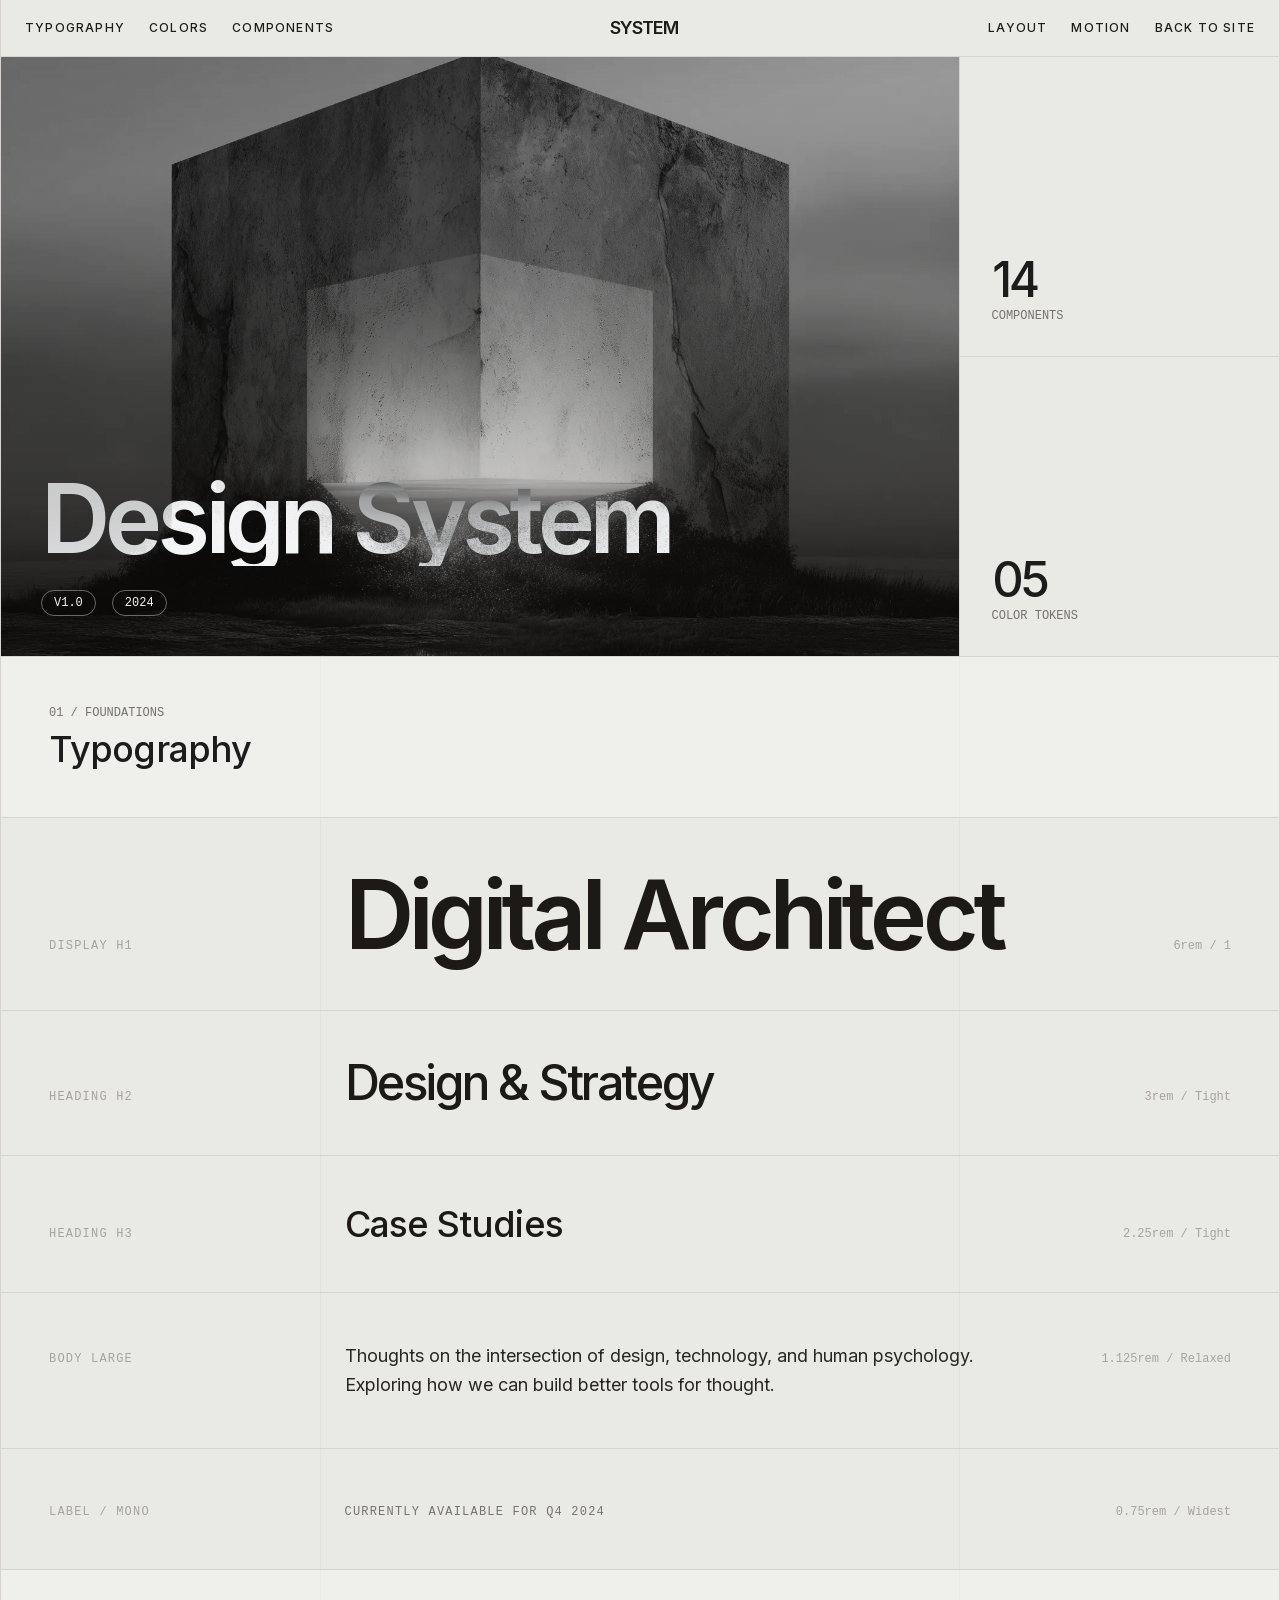
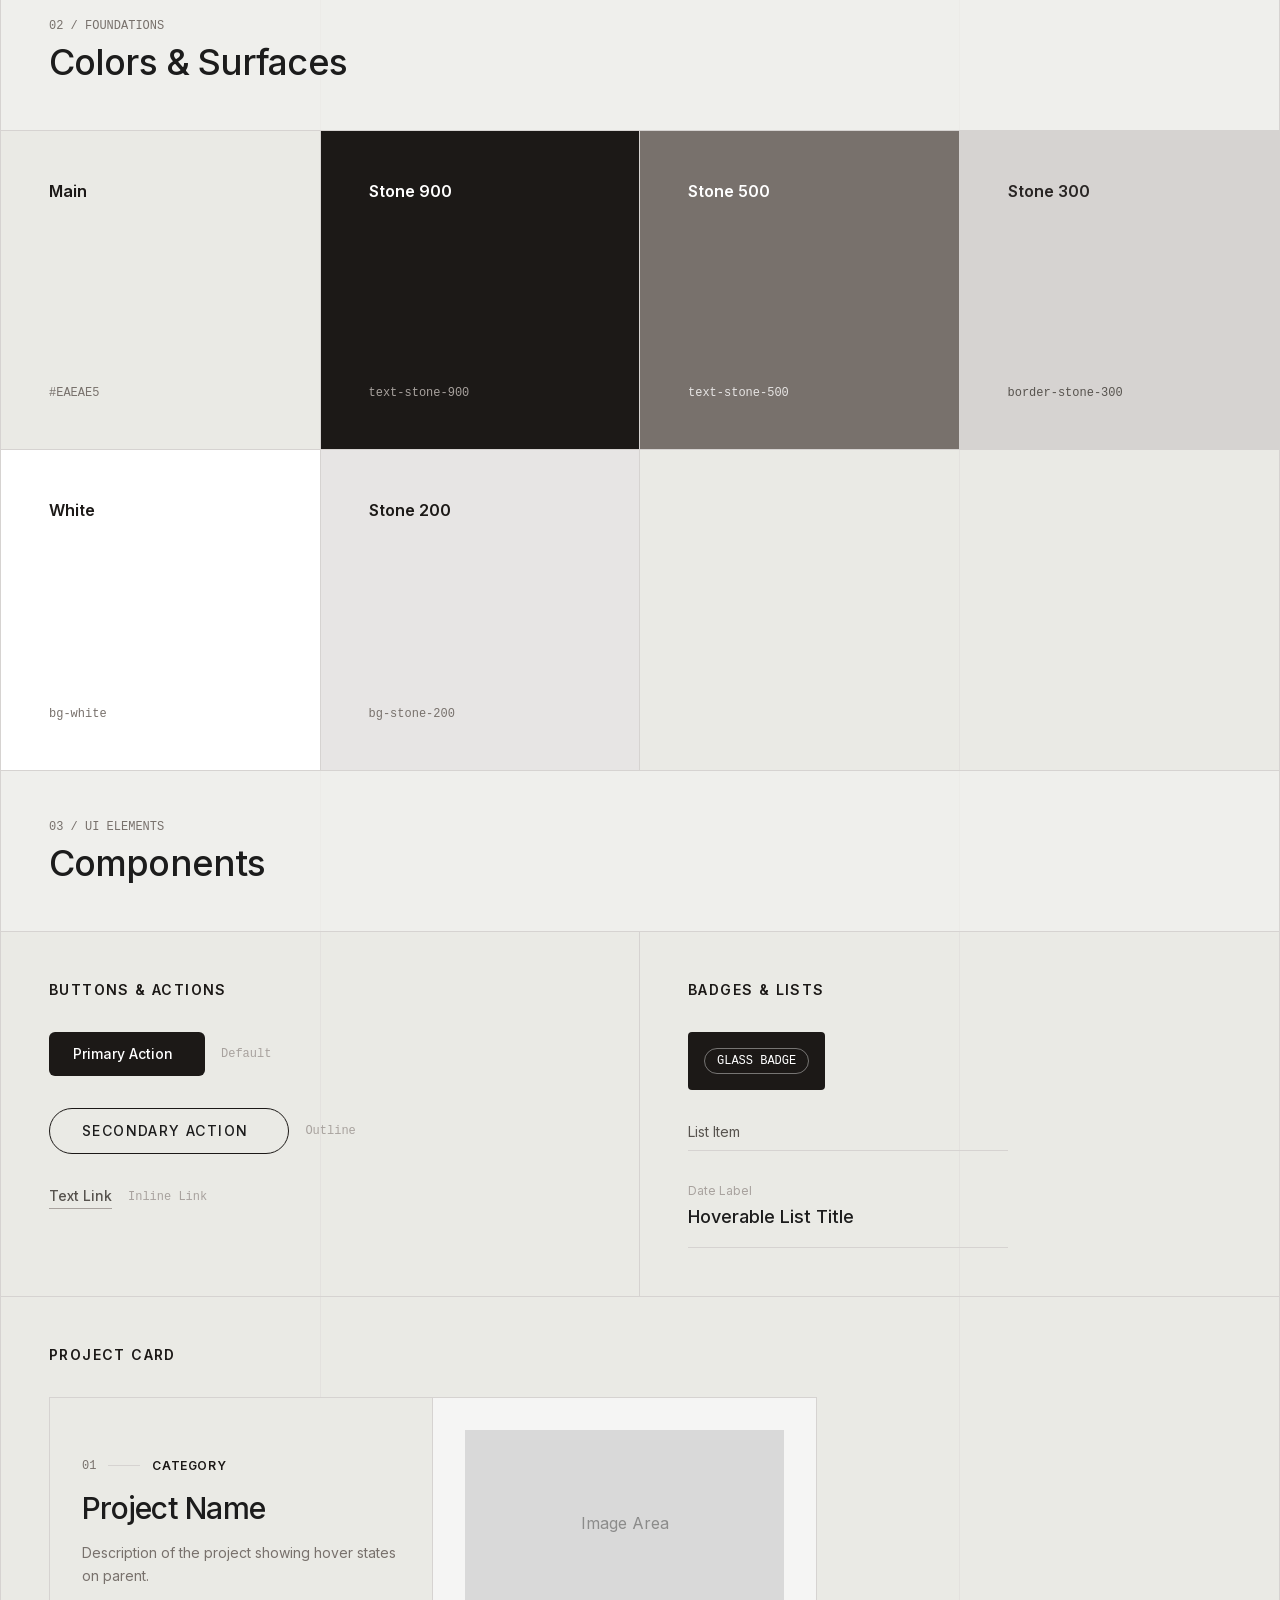
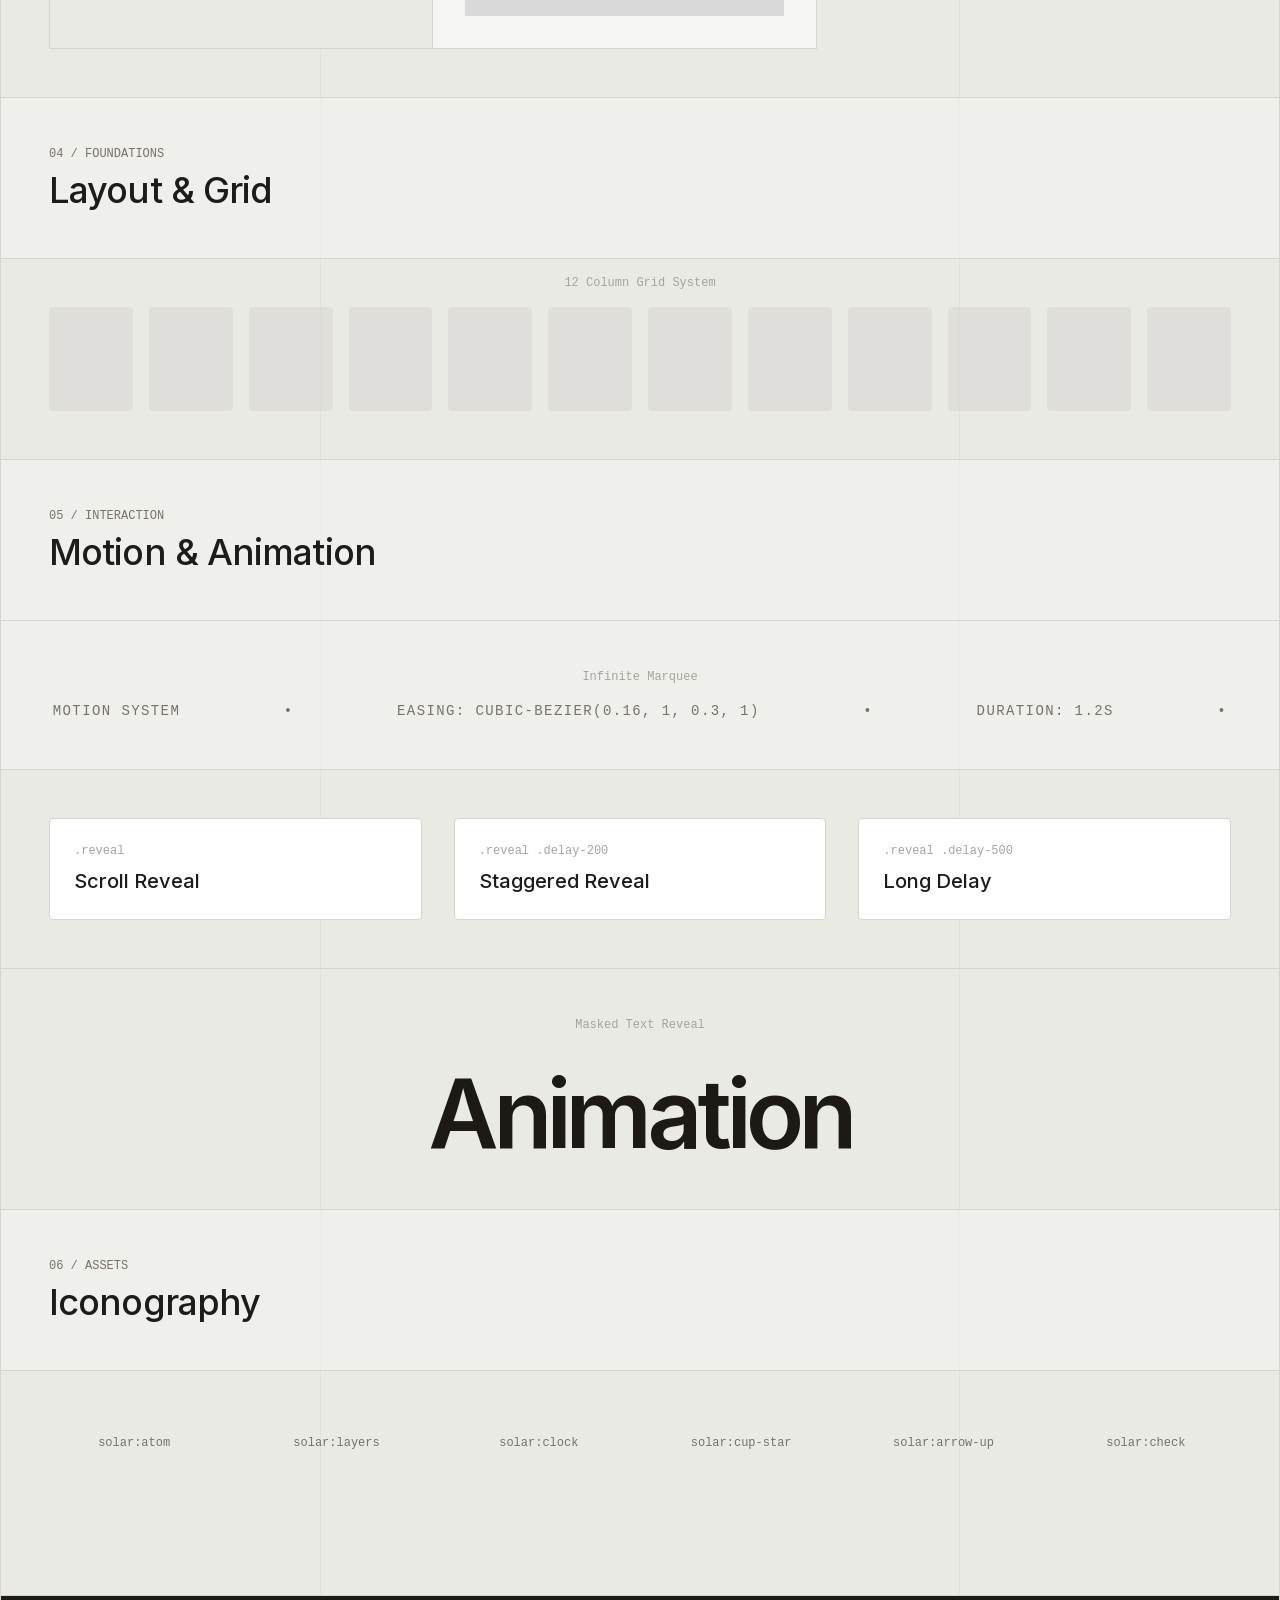
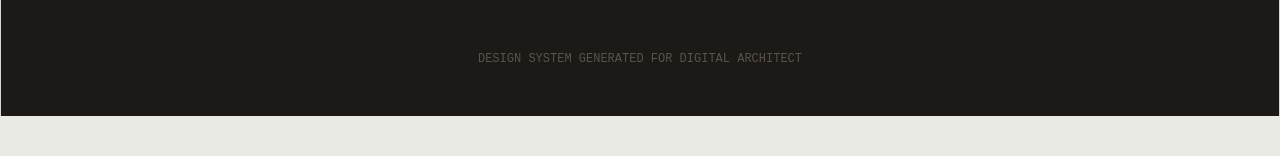
<file: assets/templates/digital-architect.aura.build/design-system.html>
<!DOCTYPE html>
<html class="scroll-smooth" lang="en">

<head>
    <meta charset="utf-8" />
    <meta content="width=device-width, initial-scale=1.0" name="viewport" />
    <title>Design System - Digital Architect</title>
    <script src="assets/resource_3fa48481346f.js"></script>
    <script src="assets/iconify-icon_d39ffc6e4c56.js"></script>
    <link href="assets/css2_19fd9cc6b396.css" rel="stylesheet" />
    <style>
        body {
            font-family: 'Inter', sans-serif;
            background-color: #EAEAE5;
            color: #1C1C1C;
            overflow-x: hidden;
        }

        /* Base Reveal Animation (Scroll triggered) */
        .reveal {
            opacity: 0;
            transform: translateY(2rem);
            transition: all 1s cubic-bezier(0.16, 1, 0.3, 1);
        }

        .reveal.active {
            opacity: 1;
            transform: translateY(0);
        }

        /* Masked Text Reveal (For Hero Title) */
        .text-reveal-wrapper {
            overflow: hidden;
            display: inline-block;
            vertical-align: bottom;
        }

        .text-reveal-content {
            transform: translateY(110%);
            opacity: 0;
            transition: transform 1.2s cubic-bezier(0.16, 1, 0.3, 1), opacity 1.2s ease;
            display: block;
        }

        .reveal-active .text-reveal-content {
            transform: translateY(0);
            opacity: 1;
        }

        /* Stagger Delays */
        .delay-100 {
            transition-delay: 0.1s;
        }

        .delay-200 {
            transition-delay: 0.2s;
        }

        .delay-300 {
            transition-delay: 0.3s;
        }

        .delay-500 {
            transition-delay: 0.5s;
        }

        .delay-700 {
            transition-delay: 0.7s;
        }

        /* Carousel Fade & Ken Burns */
        .carousel-slide {
            position: absolute;
            inset: 0;
            transition: opacity 1.5s ease-in-out;
            opacity: 0;
            overflow: hidden;
        }

        .carousel-slide.active {
            opacity: 1;
        }

        .carousel-slide img {
            transform: scale(1);
            transition: transform 10s ease-out;
        }

        .carousel-slide.active img {
            transform: scale(1.1);
        }

        /* Marquee Animation */
        @keyframes marquee {
            0% {
                transform: translateX(0);
            }

            100% {
                transform: translateX(-50%);
            }
        }

        .animate-marquee {
            display: inline-block;
            padding-left: 100%;
            animation: marquee 30s linear infinite;
        }

        /* Add a clone to the HTML for seamless loop or use padding method */
        .marquee-container {
            display: flex;
            overflow: hidden;
            user-select: none;
        }

        .marquee-content {
            flex-shrink: 0;
            display: flex;
            justify-content: space-around;
            min-width: 100%;
            animation: scroll 40s linear infinite;
        }

        @keyframes scroll {
            from {
                transform: translateX(0);
            }

            to {
                transform: translateX(-100%);
            }
        }

        /* Nav Load Animation */
        .nav-load {
            opacity: 0;
            transform: translateY(-10px);
            transition: all 0.8s ease-out;
        }

        .nav-load.loaded {
            opacity: 1;
            transform: translateY(0);
        }

        /* Icon Alignment Fix */
        iconify-icon {
            display: inline-flex;
            align-items: center;
            justify-content: center;
            vertical-align: middle;
        }

        /* Utilities */
        .no-scrollbar::-webkit-scrollbar {
            display: none;
        }

        .parallax-element {
            will-change: transform;
        }
    </style>
</head>

<body class="antialiased min-h-screen selection:bg-stone-800 selection:text-white pb-10">
    <!-- Main Container -->
    <div class="max-w-[1400px] mx-auto border-x border-stone-300 relative bg-[#EAEAE5]">

        <!-- Vertical Grid Guide Lines -->
        <div class="absolute inset-0 pointer-events-none grid grid-cols-1 md:grid-cols-12 gap-0 z-0 h-full w-full">
            <div class="hidden md:block md:col-span-3 border-r border-stone-300/40 h-full"></div>
            <div class="hidden md:block md:col-span-6 border-r border-stone-300/40 h-full"></div>
            <div class="hidden md:block md:col-span-3 h-full"></div>
        </div>

        <!-- Navigation (System Nav) -->
        <header class="relative z-50 border-b border-stone-300 sticky top-0 bg-[#EAEAE5] nav-load">
            <div class="flex justify-between items-center px-4 md:px-6 py-5">
                <div class="flex items-center gap-6">
                    <a class="text-xs font-medium tracking-widest uppercase hover:text-stone-500 transition-colors"
                        href="#typography">Typography</a>
                    <a class="text-xs font-medium tracking-widest uppercase hover:text-stone-500 transition-colors"
                        href="#colors">Colors</a>
                    <a class="text-xs font-medium tracking-widest uppercase hidden md:block hover:text-stone-500 transition-colors"
                        href="#components">Components</a>
                </div>
                <div class="absolute left-1/2 -translate-x-1/2 flex items-center gap-2 group cursor-pointer">
                    <iconify-icon class="text-xl group-hover:rotate-180 transition-transform duration-700"
                        icon="solar:atom-linear"></iconify-icon>
                    <span class="font-bold tracking-tighter text-lg">SYSTEM</span>
                </div>
                <div class="flex items-center gap-6">
                    <a class="text-xs font-medium tracking-widest uppercase hidden md:block hover:text-stone-500 transition-colors"
                        href="#layout">Layout</a>
                    <a class="text-xs font-medium tracking-widest uppercase hover:text-stone-500 transition-colors"
                        href="#motion">Motion</a>
                    <a class="text-xs font-medium tracking-widest uppercase hover:text-stone-500 transition-colors"
                        href="index.html">Back to Site</a>
                </div>
            </div>
        </header>

        <!-- 0) Hero (Clone) -->
        <section class="relative z-10 grid grid-cols-1 md:grid-cols-12 border-b border-stone-300 min-h-[600px]">
            <!-- Hero Carousel -->
            <div
                class="col-span-1 md:col-span-9 border-b md:border-b-0 md:border-r border-stone-300 relative group overflow-hidden bg-stone-200">
                <div class="w-full h-full relative" id="hero-carousel">
                    <!-- Slide 1 -->
                    <div class="carousel-slide active">
                        <img class="w-full h-full object-cover grayscale contrast-125 parallax-img" data-speed="0.05"
                            src="assets/c7fa69dd-d7fb-48f2-a866-ef3663_f6b789593f38.webp" />
                    </div>
                </div>
                <div
                    class="absolute top-0 left-0 w-full h-full bg-gradient-to-b from-transparent to-stone-900/40 pointer-events-none">
                </div>
                <!-- Hero Text -->
                <div class="absolute bottom-6 left-6 md:bottom-10 md:left-10 text-white mix-blend-difference z-20">
                    <h1 class="text-6xl md:text-8xl font-semibold tracking-tighter leading-none mb-2" id="hero-title">
                        <span class="text-reveal-wrapper"><span
                                class="text-reveal-content delay-200">Design</span></span>
                        <span class="text-reveal-wrapper"><span
                                class="text-reveal-content delay-300">System</span></span>
                    </h1>
                    <div class="mt-6 flex items-center gap-4 reveal delay-500 hero-badge">
                        <span
                            class="px-3 py-1 border border-white/40 rounded-full text-xs font-mono uppercase backdrop-blur-md">v1.0</span>
                        <span
                            class="px-3 py-1 border border-white/40 rounded-full text-xs font-mono uppercase backdrop-blur-md">2024</span>
                    </div>
                </div>
            </div>
            <!-- Stats Column -->
            <div class="col-span-1 md:col-span-3 grid grid-rows-2 h-full min-h-[400px]">
                <!-- Stat 1 -->
                <div
                    class="row-span-1 border-b border-stone-300 p-8 flex flex-col justify-between reveal delay-500 hero-stat group hover:bg-white transition-colors">
                    <iconify-icon class="text-3xl text-stone-400 group-hover:text-stone-800 transition-colors"
                        icon="solar:layers-minimalistic-linear"></iconify-icon>
                    <div>
                        <h2 class="text-5xl font-medium tracking-tighter">14</h2>
                        <span class="text-xs font-mono text-stone-500 mt-1 block">COMPONENTS</span>
                    </div>
                </div>
                <!-- Stat 2 -->
                <div
                    class="row-span-1 p-8 flex flex-col justify-between reveal delay-700 hero-stat group hover:bg-white transition-colors relative overflow-hidden">
                    <iconify-icon class="text-3xl text-stone-400 group-hover:text-stone-800 transition-colors"
                        icon="solar:palette-linear"></iconify-icon>
                    <div>
                        <h2 class="text-5xl font-medium tracking-tighter">05</h2>
                        <span class="text-xs font-mono text-stone-500 mt-1 block">COLOR TOKENS</span>
                    </div>
                    <div class="absolute top-4 right-4 animate-spin-slow">
                        <iconify-icon
                            class="text-stone-200 text-6xl opacity-0 group-hover:opacity-100 transition-opacity duration-700"
                            icon="solar:star-fall-linear"></iconify-icon>
                    </div>
                </div>
            </div>
        </section>

        <!-- 1) Typography -->
        <section id="typography" class="relative z-10 border-b border-stone-300">
            <div class="p-8 md:p-12 border-b border-stone-300 bg-stone-100/50">
                <span class="text-xs font-mono uppercase text-stone-500 block mb-2">01 / Foundations</span>
                <h2 class="text-4xl font-medium tracking-tight">Typography</h2>
            </div>

            <div class="grid grid-cols-1">
                <!-- Heading 1 -->
                <div class="grid grid-cols-1 md:grid-cols-12 border-b border-stone-300 p-8 md:p-12 items-baseline">
                    <div class="col-span-3 text-xs font-mono text-stone-400 uppercase tracking-widest mb-4 md:mb-0">
                        Display H1</div>
                    <div class="col-span-7">
                        <h1 class="text-6xl md:text-8xl font-semibold tracking-tighter leading-none text-stone-900">
                            Digital Architect
                        </h1>
                    </div>
                    <div class="col-span-2 text-right text-xs font-mono text-stone-400">
                        6rem / 1
                    </div>
                </div>

                <!-- Heading 2 -->
                <div class="grid grid-cols-1 md:grid-cols-12 border-b border-stone-300 p-8 md:p-12 items-baseline">
                    <div class="col-span-3 text-xs font-mono text-stone-400 uppercase tracking-widest mb-4 md:mb-0">
                        Heading H2</div>
                    <div class="col-span-7">
                        <h2 class="text-5xl font-medium tracking-tighter text-stone-900">
                            Design & Strategy
                        </h2>
                    </div>
                    <div class="col-span-2 text-right text-xs font-mono text-stone-400">
                        3rem / Tight
                    </div>
                </div>

                <!-- Heading 3 -->
                <div class="grid grid-cols-1 md:grid-cols-12 border-b border-stone-300 p-8 md:p-12 items-baseline">
                    <div class="col-span-3 text-xs font-mono text-stone-400 uppercase tracking-widest mb-4 md:mb-0">
                        Heading H3</div>
                    <div class="col-span-7">
                        <h3 class="text-4xl font-medium tracking-tight text-stone-900">
                            Case Studies
                        </h3>
                    </div>
                    <div class="col-span-2 text-right text-xs font-mono text-stone-400">
                        2.25rem / Tight
                    </div>
                </div>

                <!-- Body / Paragraph -->
                <div class="grid grid-cols-1 md:grid-cols-12 border-b border-stone-300 p-8 md:p-12 items-baseline">
                    <div class="col-span-3 text-xs font-mono text-stone-400 uppercase tracking-widest mb-4 md:mb-0">Body
                        Large</div>
                    <div class="col-span-7">
                        <p class="text-lg leading-relaxed text-stone-800">
                            Thoughts on the intersection of design, technology, and human psychology. Exploring how we
                            can build better tools for thought.
                        </p>
                    </div>
                    <div class="col-span-2 text-right text-xs font-mono text-stone-400">
                        1.125rem / Relaxed
                    </div>
                </div>

                <!-- Meta / Labels -->
                <div class="grid grid-cols-1 md:grid-cols-12 p-8 md:p-12 items-baseline">
                    <div class="col-span-3 text-xs font-mono text-stone-400 uppercase tracking-widest mb-4 md:mb-0">
                        Label / Mono</div>
                    <div class="col-span-7">
                        <span class="text-xs font-mono uppercase tracking-widest text-stone-500">
                            Currently available for Q4 2024
                        </span>
                    </div>
                    <div class="col-span-2 text-right text-xs font-mono text-stone-400">
                        0.75rem / Widest
                    </div>
                </div>
            </div>
        </section>

        <!-- 2) Colors & Surfaces -->
        <section id="colors" class="relative z-10 border-b border-stone-300">
            <div class="p-8 md:p-12 border-b border-stone-300 bg-stone-100/50">
                <span class="text-xs font-mono uppercase text-stone-500 block mb-2">02 / Foundations</span>
                <h2 class="text-4xl font-medium tracking-tight">Colors & Surfaces</h2>
            </div>

            <div class="grid grid-cols-2 md:grid-cols-4">
                <!-- Background Main -->
                <div
                    class="col-span-1 p-8 md:p-12 border-r border-b border-stone-300 bg-[#EAEAE5] flex flex-col justify-between aspect-square">
                    <div class="text-stone-900 font-bold">Main</div>
                    <div class="font-mono text-xs text-stone-500">#EAEAE5</div>
                </div>
                <!-- Stone 900 -->
                <div
                    class="col-span-1 p-8 md:p-12 border-r border-b border-stone-300 bg-stone-900 flex flex-col justify-between aspect-square">
                    <div class="text-white font-bold">Stone 900</div>
                    <div class="font-mono text-xs text-stone-400">text-stone-900</div>
                </div>
                <!-- Stone 500 -->
                <div
                    class="col-span-1 p-8 md:p-12 border-r border-b border-stone-300 bg-stone-500 flex flex-col justify-between aspect-square">
                    <div class="text-white font-bold">Stone 500</div>
                    <div class="font-mono text-xs text-stone-200">text-stone-500</div>
                </div>
                <!-- Stone 300 -->
                <div
                    class="col-span-1 p-8 md:p-12 border-b border-stone-300 bg-stone-300 flex flex-col justify-between aspect-square">
                    <div class="text-stone-800 font-bold">Stone 300</div>
                    <div class="font-mono text-xs text-stone-600">border-stone-300</div>
                </div>
                <!-- White -->
                <div
                    class="col-span-1 p-8 md:p-12 border-r border-stone-300 bg-white flex flex-col justify-between aspect-square">
                    <div class="text-stone-900 font-bold">White</div>
                    <div class="font-mono text-xs text-stone-500">bg-white</div>
                </div>
                <!-- Stone 200 -->
                <div
                    class="col-span-1 p-8 md:p-12 border-r border-stone-300 bg-stone-200 flex flex-col justify-between aspect-square">
                    <div class="text-stone-900 font-bold">Stone 200</div>
                    <div class="font-mono text-xs text-stone-500">bg-stone-200</div>
                </div>
            </div>
        </section>

        <!-- 3) UI Components -->
        <section id="components" class="relative z-10 border-b border-stone-300">
            <div class="p-8 md:p-12 border-b border-stone-300 bg-stone-100/50">
                <span class="text-xs font-mono uppercase text-stone-500 block mb-2">03 / UI Elements</span>
                <h2 class="text-4xl font-medium tracking-tight">Components</h2>
            </div>

            <div class="grid grid-cols-1 md:grid-cols-2">

                <!-- Buttons & Links -->
                <div class="p-8 md:p-12 border-b md:border-b-0 md:border-r border-stone-300">
                    <h3 class="text-sm font-bold uppercase tracking-widest text-stone-900 mb-8">Buttons & Actions</h3>
                    <div class="space-y-8">

                        <!-- Primary Button -->
                        <div class="flex items-center gap-4">
                            <button
                                class="px-6 py-3 bg-stone-900 text-white rounded-md text-sm font-medium hover:bg-stone-700 transition-all flex items-center gap-2 group">
                                Primary Action
                                <iconify-icon class="text-lg group-hover:translate-y-1 transition-transform"
                                    icon="solar:file-download-linear"></iconify-icon>
                            </button>
                            <span class="text-xs font-mono text-stone-400">Default</span>
                        </div>

                        <!-- Outline / Pill Button -->
                        <div class="flex items-center gap-4">
                            <a class="inline-flex items-center gap-2 text-sm font-medium uppercase tracking-widest border border-stone-900 rounded-full px-8 py-3 hover:bg-stone-900 hover:text-white transition-all"
                                href="#">
                                Secondary Action
                                <iconify-icon class="text-lg" icon="solar:arrow-right-linear"></iconify-icon>
                            </a>
                            <span class="text-xs font-mono text-stone-400">Outline</span>
                        </div>

                        <!-- Link -->
                        <div class="flex items-center gap-4">
                            <a class="text-sm font-medium text-stone-600 hover:text-stone-900 border-b border-stone-400 hover:border-stone-900 pb-0.5 transition-colors"
                                href="#">Text Link</a>
                            <span class="text-xs font-mono text-stone-400">Inline Link</span>
                        </div>
                    </div>
                </div>

                <!-- Badges & Lists -->
                <div class="p-8 md:p-12">
                    <h3 class="text-sm font-bold uppercase tracking-widest text-stone-900 mb-8">Badges & Lists</h3>

                    <div class="space-y-8">
                        <!-- Glass Badge -->
                        <div class="flex items-center gap-4 bg-stone-900 p-4 rounded max-w-max">
                            <span
                                class="px-3 py-1 border border-white/40 rounded-full text-xs font-mono uppercase backdrop-blur-md text-white">Glass
                                Badge</span>
                        </div>

                        <!-- Check List Item -->
                        <div class="max-w-xs">
                            <div class="flex items-center justify-between border-b border-stone-300 pb-2">
                                <span class="text-sm text-stone-600">List Item</span>
                                <iconify-icon class="text-stone-400 text-lg"
                                    icon="solar:check-circle-linear"></iconify-icon>
                            </div>
                        </div>

                        <!-- Journal Item -->
                        <div class="max-w-xs">
                            <a class="group flex items-start justify-between border-b border-stone-300 pb-4" href="#">
                                <div>
                                    <span class="text-xs text-stone-400 mb-1 block">Date Label</span>
                                    <h4 class="text-lg font-medium group-hover:text-stone-600 transition-colors">
                                        Hoverable List Title</h4>
                                </div>
                                <iconify-icon class="text-stone-300 text-xl group-hover:text-stone-900 transition-all"
                                    icon="solar:arrow-right-up-linear"></iconify-icon>
                            </a>
                        </div>
                    </div>
                </div>
            </div>

            <!-- Cards -->
            <div class="border-t border-stone-300">
                <div class="p-8 md:p-12">
                    <h3 class="text-sm font-bold uppercase tracking-widest text-stone-900 mb-8">Project Card</h3>

                    <!-- Card Instance -->
                    <div
                        class="group border border-stone-300 bg-[#EAEAE5] hover:bg-white transition-colors duration-500 cursor-pointer overflow-hidden max-w-3xl">
                        <div class="grid grid-cols-1 md:grid-cols-2 min-h-[250px]">
                            <div
                                class="col-span-1 p-8 flex flex-col justify-center border-r border-stone-300/0 md:border-stone-300">
                                <div class="flex items-center gap-3 mb-4">
                                    <span class="text-xs font-mono text-stone-500">01</span>
                                    <div class="h-px w-8 bg-stone-300"></div>
                                    <span
                                        class="text-xs font-bold uppercase tracking-wider text-stone-900">Category</span>
                                </div>
                                <h4
                                    class="text-3xl font-medium tracking-tight mb-4 group-hover:translate-x-2 transition-transform duration-500">
                                    Project Name</h4>
                                <p class="text-stone-500 text-sm leading-relaxed">Description of the project showing
                                    hover states on parent.</p>
                            </div>
                            <div class="col-span-1 relative overflow-hidden bg-stone-100">
                                <div class="absolute inset-0 flex items-center justify-center p-8">
                                    <div
                                        class="w-full h-full bg-stone-300 grayscale opacity-80 group-hover:scale-105 group-hover:grayscale-0 transition-all duration-700 flex items-center justify-center text-stone-500">
                                        Image Area
                                    </div>
                                </div>
                            </div>
                        </div>
                    </div>

                </div>
            </div>
        </section>

        <!-- 4) Layout & Spacing -->
        <section id="layout" class="relative z-10 border-b border-stone-300">
            <div class="p-8 md:p-12 border-b border-stone-300 bg-stone-100/50">
                <span class="text-xs font-mono uppercase text-stone-500 block mb-2">04 / Foundations</span>
                <h2 class="text-4xl font-medium tracking-tight">Layout & Grid</h2>
            </div>

            <div class="p-8 md:p-12 grid grid-cols-12 gap-4 h-[200px] relative">
                <div class="col-span-12 text-center text-xs font-mono text-stone-400 mb-4 absolute top-4 left-0 w-full">
                    12 Column Grid System</div>

                <div class="col-span-1 bg-stone-300/50 h-full rounded"></div>
                <div class="col-span-1 bg-stone-300/50 h-full rounded"></div>
                <div class="col-span-1 bg-stone-300/50 h-full rounded"></div>
                <div class="col-span-1 bg-stone-300/50 h-full rounded"></div>
                <div class="col-span-1 bg-stone-300/50 h-full rounded"></div>
                <div class="col-span-1 bg-stone-300/50 h-full rounded"></div>
                <div class="col-span-1 bg-stone-300/50 h-full rounded"></div>
                <div class="col-span-1 bg-stone-300/50 h-full rounded"></div>
                <div class="col-span-1 bg-stone-300/50 h-full rounded"></div>
                <div class="col-span-1 bg-stone-300/50 h-full rounded"></div>
                <div class="col-span-1 bg-stone-300/50 h-full rounded"></div>
                <div class="col-span-1 bg-stone-300/50 h-full rounded"></div>
            </div>
        </section>

        <!-- 5) Motion -->
        <section id="motion" class="relative z-10 border-b border-stone-300 overflow-hidden">
            <div class="p-8 md:p-12 border-b border-stone-300 bg-stone-100/50">
                <span class="text-xs font-mono uppercase text-stone-500 block mb-2">05 / Interaction</span>
                <h2 class="text-4xl font-medium tracking-tight">Motion & Animation</h2>
            </div>

            <!-- Marquee -->
            <div class="py-12 border-b border-stone-300 bg-stone-100/50">
                <div class="text-center text-xs font-mono text-stone-400 mb-4">Infinite Marquee</div>
                <div class="marquee-container">
                    <div class="marquee-content">
                        <span class="text-sm font-mono uppercase tracking-widest text-stone-500 mx-8">Motion
                            System</span>
                        <span class="text-sm font-mono uppercase tracking-widest text-stone-500 mx-8">•</span>
                        <span class="text-sm font-mono uppercase tracking-widest text-stone-500 mx-8">Easing:
                            cubic-bezier(0.16, 1, 0.3, 1)</span>
                        <span class="text-sm font-mono uppercase tracking-widest text-stone-500 mx-8">•</span>
                        <span class="text-sm font-mono uppercase tracking-widest text-stone-500 mx-8">Duration:
                            1.2s</span>
                        <span class="text-sm font-mono uppercase tracking-widest text-stone-500 mx-8">•</span>
                    </div>
                    <!-- Duplicate -->
                    <div class="marquee-content">
                        <span class="text-sm font-mono uppercase tracking-widest text-stone-500 mx-8">Motion
                            System</span>
                        <span class="text-sm font-mono uppercase tracking-widest text-stone-500 mx-8">•</span>
                        <span class="text-sm font-mono uppercase tracking-widest text-stone-500 mx-8">Easing:
                            cubic-bezier(0.16, 1, 0.3, 1)</span>
                        <span class="text-sm font-mono uppercase tracking-widest text-stone-500 mx-8">•</span>
                        <span class="text-sm font-mono uppercase tracking-widest text-stone-500 mx-8">Duration:
                            1.2s</span>
                        <span class="text-sm font-mono uppercase tracking-widest text-stone-500 mx-8">•</span>
                    </div>
                </div>
            </div>

            <!-- Reveal Examples -->
            <div class="p-8 md:p-12 grid grid-cols-1 md:grid-cols-3 gap-8">
                <div class="p-6 border border-stone-300 rounded bg-white reveal">
                    <span class="text-xs font-mono text-stone-400 block mb-2">.reveal</span>
                    <h4 class="text-xl font-medium">Scroll Reveal</h4>
                </div>
                <div class="p-6 border border-stone-300 rounded bg-white reveal delay-200">
                    <span class="text-xs font-mono text-stone-400 block mb-2">.reveal .delay-200</span>
                    <h4 class="text-xl font-medium">Staggered Reveal</h4>
                </div>
                <div class="p-6 border border-stone-300 rounded bg-white reveal delay-500">
                    <span class="text-xs font-mono text-stone-400 block mb-2">.reveal .delay-500</span>
                    <h4 class="text-xl font-medium">Long Delay</h4>
                </div>
            </div>

            <!-- Text Reveal -->
            <div class="p-8 md:p-12 border-t border-stone-300 text-center">
                <span class="text-xs font-mono text-stone-400 block mb-8">Masked Text Reveal</span>
                <h2 class="text-6xl md:text-8xl font-semibold tracking-tighter leading-none text-stone-900">
                    <span class="text-reveal-wrapper"><span class="text-reveal-content">Animation</span></span>
                </h2>
            </div>
        </section>

        <!-- 6) Icons -->
        <section class="relative z-10 border-b border-stone-300 pb-24">
            <div class="p-8 md:p-12 border-b border-stone-300 bg-stone-100/50">
                <span class="text-xs font-mono uppercase text-stone-500 block mb-2">06 / Assets</span>
                <h2 class="text-4xl font-medium tracking-tight">Iconography</h2>
            </div>

            <div class="p-8 md:p-12 grid grid-cols-2 md:grid-cols-6 gap-8 justify-items-center">
                <div class="flex flex-col items-center gap-4">
                    <iconify-icon class="text-3xl text-stone-800" icon="solar:atom-linear"></iconify-icon>
                    <span class="text-xs font-mono text-stone-500">solar:atom</span>
                </div>
                <div class="flex flex-col items-center gap-4">
                    <iconify-icon class="text-3xl text-stone-800"
                        icon="solar:layers-minimalistic-linear"></iconify-icon>
                    <span class="text-xs font-mono text-stone-500">solar:layers</span>
                </div>
                <div class="flex flex-col items-center gap-4">
                    <iconify-icon class="text-3xl text-stone-800" icon="solar:clock-circle-linear"></iconify-icon>
                    <span class="text-xs font-mono text-stone-500">solar:clock</span>
                </div>
                <div class="flex flex-col items-center gap-4">
                    <iconify-icon class="text-3xl text-stone-800" icon="solar:cup-star-linear"></iconify-icon>
                    <span class="text-xs font-mono text-stone-500">solar:cup-star</span>
                </div>
                <div class="flex flex-col items-center gap-4">
                    <iconify-icon class="text-3xl text-stone-800" icon="solar:arrow-right-up-linear"></iconify-icon>
                    <span class="text-xs font-mono text-stone-500">solar:arrow-up</span>
                </div>
                <div class="flex flex-col items-center gap-4">
                    <iconify-icon class="text-3xl text-stone-800" icon="solar:check-circle-linear"></iconify-icon>
                    <span class="text-xs font-mono text-stone-500">solar:check</span>
                </div>
            </div>
        </section>

        <!-- Footer -->
        <footer class="relative z-10 bg-stone-900 text-stone-200 py-12 text-center">
            <span class="text-xs font-mono uppercase text-stone-600">Design System Generated for Digital
                Architect</span>
        </footer>

    </div>

    <script>
        // Intersection Observer for Reveals (Re-used from original)
        document.addEventListener('DOMContentLoaded', () => {

            // 1. Initial Hero Animations
            setTimeout(() => {
                document.querySelector('header').classList.add('loaded');
            }, 100);

            setTimeout(() => {
                const heroTitle = document.getElementById('hero-title');
                if (heroTitle) heroTitle.classList.add('reveal-active');
            }, 500);

            setTimeout(() => {
                document.querySelectorAll('.hero-badge, .hero-stat').forEach(el => {
                    el.classList.add('active');
                });
            }, 500);

            // 2. Scroll Observer
            const observerOptions = {
                root: null,
                rootMargin: '0px',
                threshold: 0.15
            };

            const observer = new IntersectionObserver((entries) => {
                entries.forEach(entry => {
                    if (entry.isIntersecting) {
                        entry.target.classList.add('active');
                        // Add reveal-active to children if they exist (for text reveals)
                        const textWrappers = entry.target.querySelectorAll('.text-reveal-wrapper');
                        if (textWrappers.length > 0 || entry.target.classList.contains('text-reveal-wrapper')) {
                            entry.target.classList.add('reveal-active');
                        }
                        // Handle internal text reveal wrappers specifically (like the Motion section h2)
                        if (entry.target.tagName === 'H2' || entry.target.tagName === 'H1') {
                            entry.target.classList.add('reveal-active');
                        }
                    }
                });
            }, observerOptions);

            document.querySelectorAll('.reveal').forEach(el => observer.observe(el));

            // Observe custom text reveal sections if they are not inside a .reveal container
            document.querySelectorAll('h1, h2').forEach(el => {
                if (el.querySelector('.text-reveal-content')) observer.observe(el);
            });

            // 3. Carousel Logic
            const slides = document.querySelectorAll('.carousel-slide');
            let currentSlide = 0;
            if (slides.length > 0) {
                setInterval(() => {
                    slides[currentSlide].classList.remove('active');
                    currentSlide = (currentSlide + 1) % slides.length;
                    slides[currentSlide].classList.add('active');
                }, 5000);
            }


            // 4. Parallax Logic
            window.addEventListener('scroll', () => {
                const scrolled = window.scrollY;
                document.querySelectorAll('.parallax-img').forEach((el) => {
                    const speed = el.dataset.speed || 0.1;
                    el.style.transform = `translateY(${scrolled * speed}px)`;
                });
            });
        });
    </script>
</body>

</html>
</file>
<file: assets/templates/digital-architect.aura.build/assets/css2_19fd9cc6b396.css>
/* cyrillic-ext */
@font-face {
  font-family: 'Inter';
  font-style: normal;
  font-weight: 300;
  font-display: swap;
  src: url("UcC73FwrK3iLTeHuS_nVMrMxCp50Sj_7249155f7a06.woff2") format('woff2');
  unicode-range: U+0460-052F, U+1C80-1C8A, U+20B4, U+2DE0-2DFF, U+A640-A69F, U+FE2E-FE2F;
}
/* cyrillic */
@font-face {
  font-family: 'Inter';
  font-style: normal;
  font-weight: 300;
  font-display: swap;
  src: url("UcC73FwrK3iLTeHuS_nVMrMxCp50Sj_e34c5f1bf15e.woff2") format('woff2');
  unicode-range: U+0301, U+0400-045F, U+0490-0491, U+04B0-04B1, U+2116;
}
/* greek-ext */
@font-face {
  font-family: 'Inter';
  font-style: normal;
  font-weight: 300;
  font-display: swap;
  src: url("UcC73FwrK3iLTeHuS_nVMrMxCp50Sj_6e1a6b2b96f4.woff2") format('woff2');
  unicode-range: U+1F00-1FFF;
}
/* greek */
@font-face {
  font-family: 'Inter';
  font-style: normal;
  font-weight: 300;
  font-display: swap;
  src: url("UcC73FwrK3iLTeHuS_nVMrMxCp50Sj_656bbed6cec3.woff2") format('woff2');
  unicode-range: U+0370-0377, U+037A-037F, U+0384-038A, U+038C, U+038E-03A1, U+03A3-03FF;
}
/* vietnamese */
@font-face {
  font-family: 'Inter';
  font-style: normal;
  font-weight: 300;
  font-display: swap;
  src: url("UcC73FwrK3iLTeHuS_nVMrMxCp50Sj_fc83e07548c4.woff2") format('woff2');
  unicode-range: U+0102-0103, U+0110-0111, U+0128-0129, U+0168-0169, U+01A0-01A1, U+01AF-01B0, U+0300-0301, U+0303-0304, U+0308-0309, U+0323, U+0329, U+1EA0-1EF9, U+20AB;
}
/* latin-ext */
@font-face {
  font-family: 'Inter';
  font-style: normal;
  font-weight: 300;
  font-display: swap;
  src: url("UcC73FwrK3iLTeHuS_nVMrMxCp50Sj_749a308406a6.woff2") format('woff2');
  unicode-range: U+0100-02BA, U+02BD-02C5, U+02C7-02CC, U+02CE-02D7, U+02DD-02FF, U+0304, U+0308, U+0329, U+1D00-1DBF, U+1E00-1E9F, U+1EF2-1EFF, U+2020, U+20A0-20AB, U+20AD-20C0, U+2113, U+2C60-2C7F, U+A720-A7FF;
}
/* latin */
@font-face {
  font-family: 'Inter';
  font-style: normal;
  font-weight: 300;
  font-display: swap;
  src: url("UcC73FwrK3iLTeHuS_nVMrMxCp50Sj_1ab1ad55902b.woff2") format('woff2');
  unicode-range: U+0000-00FF, U+0131, U+0152-0153, U+02BB-02BC, U+02C6, U+02DA, U+02DC, U+0304, U+0308, U+0329, U+2000-206F, U+20AC, U+2122, U+2191, U+2193, U+2212, U+2215, U+FEFF, U+FFFD;
}
/* cyrillic-ext */
@font-face {
  font-family: 'Inter';
  font-style: normal;
  font-weight: 400;
  font-display: swap;
  src: url("UcC73FwrK3iLTeHuS_nVMrMxCp50Sj_7249155f7a06.woff2") format('woff2');
  unicode-range: U+0460-052F, U+1C80-1C8A, U+20B4, U+2DE0-2DFF, U+A640-A69F, U+FE2E-FE2F;
}
/* cyrillic */
@font-face {
  font-family: 'Inter';
  font-style: normal;
  font-weight: 400;
  font-display: swap;
  src: url("UcC73FwrK3iLTeHuS_nVMrMxCp50Sj_e34c5f1bf15e.woff2") format('woff2');
  unicode-range: U+0301, U+0400-045F, U+0490-0491, U+04B0-04B1, U+2116;
}
/* greek-ext */
@font-face {
  font-family: 'Inter';
  font-style: normal;
  font-weight: 400;
  font-display: swap;
  src: url("UcC73FwrK3iLTeHuS_nVMrMxCp50Sj_6e1a6b2b96f4.woff2") format('woff2');
  unicode-range: U+1F00-1FFF;
}
/* greek */
@font-face {
  font-family: 'Inter';
  font-style: normal;
  font-weight: 400;
  font-display: swap;
  src: url("UcC73FwrK3iLTeHuS_nVMrMxCp50Sj_656bbed6cec3.woff2") format('woff2');
  unicode-range: U+0370-0377, U+037A-037F, U+0384-038A, U+038C, U+038E-03A1, U+03A3-03FF;
}
/* vietnamese */
@font-face {
  font-family: 'Inter';
  font-style: normal;
  font-weight: 400;
  font-display: swap;
  src: url("UcC73FwrK3iLTeHuS_nVMrMxCp50Sj_fc83e07548c4.woff2") format('woff2');
  unicode-range: U+0102-0103, U+0110-0111, U+0128-0129, U+0168-0169, U+01A0-01A1, U+01AF-01B0, U+0300-0301, U+0303-0304, U+0308-0309, U+0323, U+0329, U+1EA0-1EF9, U+20AB;
}
/* latin-ext */
@font-face {
  font-family: 'Inter';
  font-style: normal;
  font-weight: 400;
  font-display: swap;
  src: url("UcC73FwrK3iLTeHuS_nVMrMxCp50Sj_749a308406a6.woff2") format('woff2');
  unicode-range: U+0100-02BA, U+02BD-02C5, U+02C7-02CC, U+02CE-02D7, U+02DD-02FF, U+0304, U+0308, U+0329, U+1D00-1DBF, U+1E00-1E9F, U+1EF2-1EFF, U+2020, U+20A0-20AB, U+20AD-20C0, U+2113, U+2C60-2C7F, U+A720-A7FF;
}
/* latin */
@font-face {
  font-family: 'Inter';
  font-style: normal;
  font-weight: 400;
  font-display: swap;
  src: url("UcC73FwrK3iLTeHuS_nVMrMxCp50Sj_1ab1ad55902b.woff2") format('woff2');
  unicode-range: U+0000-00FF, U+0131, U+0152-0153, U+02BB-02BC, U+02C6, U+02DA, U+02DC, U+0304, U+0308, U+0329, U+2000-206F, U+20AC, U+2122, U+2191, U+2193, U+2212, U+2215, U+FEFF, U+FFFD;
}
/* cyrillic-ext */
@font-face {
  font-family: 'Inter';
  font-style: normal;
  font-weight: 500;
  font-display: swap;
  src: url("UcC73FwrK3iLTeHuS_nVMrMxCp50Sj_7249155f7a06.woff2") format('woff2');
  unicode-range: U+0460-052F, U+1C80-1C8A, U+20B4, U+2DE0-2DFF, U+A640-A69F, U+FE2E-FE2F;
}
/* cyrillic */
@font-face {
  font-family: 'Inter';
  font-style: normal;
  font-weight: 500;
  font-display: swap;
  src: url("UcC73FwrK3iLTeHuS_nVMrMxCp50Sj_e34c5f1bf15e.woff2") format('woff2');
  unicode-range: U+0301, U+0400-045F, U+0490-0491, U+04B0-04B1, U+2116;
}
/* greek-ext */
@font-face {
  font-family: 'Inter';
  font-style: normal;
  font-weight: 500;
  font-display: swap;
  src: url("UcC73FwrK3iLTeHuS_nVMrMxCp50Sj_6e1a6b2b96f4.woff2") format('woff2');
  unicode-range: U+1F00-1FFF;
}
/* greek */
@font-face {
  font-family: 'Inter';
  font-style: normal;
  font-weight: 500;
  font-display: swap;
  src: url("UcC73FwrK3iLTeHuS_nVMrMxCp50Sj_656bbed6cec3.woff2") format('woff2');
  unicode-range: U+0370-0377, U+037A-037F, U+0384-038A, U+038C, U+038E-03A1, U+03A3-03FF;
}
/* vietnamese */
@font-face {
  font-family: 'Inter';
  font-style: normal;
  font-weight: 500;
  font-display: swap;
  src: url("UcC73FwrK3iLTeHuS_nVMrMxCp50Sj_fc83e07548c4.woff2") format('woff2');
  unicode-range: U+0102-0103, U+0110-0111, U+0128-0129, U+0168-0169, U+01A0-01A1, U+01AF-01B0, U+0300-0301, U+0303-0304, U+0308-0309, U+0323, U+0329, U+1EA0-1EF9, U+20AB;
}
/* latin-ext */
@font-face {
  font-family: 'Inter';
  font-style: normal;
  font-weight: 500;
  font-display: swap;
  src: url("UcC73FwrK3iLTeHuS_nVMrMxCp50Sj_749a308406a6.woff2") format('woff2');
  unicode-range: U+0100-02BA, U+02BD-02C5, U+02C7-02CC, U+02CE-02D7, U+02DD-02FF, U+0304, U+0308, U+0329, U+1D00-1DBF, U+1E00-1E9F, U+1EF2-1EFF, U+2020, U+20A0-20AB, U+20AD-20C0, U+2113, U+2C60-2C7F, U+A720-A7FF;
}
/* latin */
@font-face {
  font-family: 'Inter';
  font-style: normal;
  font-weight: 500;
  font-display: swap;
  src: url("UcC73FwrK3iLTeHuS_nVMrMxCp50Sj_1ab1ad55902b.woff2") format('woff2');
  unicode-range: U+0000-00FF, U+0131, U+0152-0153, U+02BB-02BC, U+02C6, U+02DA, U+02DC, U+0304, U+0308, U+0329, U+2000-206F, U+20AC, U+2122, U+2191, U+2193, U+2212, U+2215, U+FEFF, U+FFFD;
}
/* cyrillic-ext */
@font-face {
  font-family: 'Inter';
  font-style: normal;
  font-weight: 600;
  font-display: swap;
  src: url("UcC73FwrK3iLTeHuS_nVMrMxCp50Sj_7249155f7a06.woff2") format('woff2');
  unicode-range: U+0460-052F, U+1C80-1C8A, U+20B4, U+2DE0-2DFF, U+A640-A69F, U+FE2E-FE2F;
}
/* cyrillic */
@font-face {
  font-family: 'Inter';
  font-style: normal;
  font-weight: 600;
  font-display: swap;
  src: url("UcC73FwrK3iLTeHuS_nVMrMxCp50Sj_e34c5f1bf15e.woff2") format('woff2');
  unicode-range: U+0301, U+0400-045F, U+0490-0491, U+04B0-04B1, U+2116;
}
/* greek-ext */
@font-face {
  font-family: 'Inter';
  font-style: normal;
  font-weight: 600;
  font-display: swap;
  src: url("UcC73FwrK3iLTeHuS_nVMrMxCp50Sj_6e1a6b2b96f4.woff2") format('woff2');
  unicode-range: U+1F00-1FFF;
}
/* greek */
@font-face {
  font-family: 'Inter';
  font-style: normal;
  font-weight: 600;
  font-display: swap;
  src: url("UcC73FwrK3iLTeHuS_nVMrMxCp50Sj_656bbed6cec3.woff2") format('woff2');
  unicode-range: U+0370-0377, U+037A-037F, U+0384-038A, U+038C, U+038E-03A1, U+03A3-03FF;
}
/* vietnamese */
@font-face {
  font-family: 'Inter';
  font-style: normal;
  font-weight: 600;
  font-display: swap;
  src: url("UcC73FwrK3iLTeHuS_nVMrMxCp50Sj_fc83e07548c4.woff2") format('woff2');
  unicode-range: U+0102-0103, U+0110-0111, U+0128-0129, U+0168-0169, U+01A0-01A1, U+01AF-01B0, U+0300-0301, U+0303-0304, U+0308-0309, U+0323, U+0329, U+1EA0-1EF9, U+20AB;
}
/* latin-ext */
@font-face {
  font-family: 'Inter';
  font-style: normal;
  font-weight: 600;
  font-display: swap;
  src: url("UcC73FwrK3iLTeHuS_nVMrMxCp50Sj_749a308406a6.woff2") format('woff2');
  unicode-range: U+0100-02BA, U+02BD-02C5, U+02C7-02CC, U+02CE-02D7, U+02DD-02FF, U+0304, U+0308, U+0329, U+1D00-1DBF, U+1E00-1E9F, U+1EF2-1EFF, U+2020, U+20A0-20AB, U+20AD-20C0, U+2113, U+2C60-2C7F, U+A720-A7FF;
}
/* latin */
@font-face {
  font-family: 'Inter';
  font-style: normal;
  font-weight: 600;
  font-display: swap;
  src: url("UcC73FwrK3iLTeHuS_nVMrMxCp50Sj_1ab1ad55902b.woff2") format('woff2');
  unicode-range: U+0000-00FF, U+0131, U+0152-0153, U+02BB-02BC, U+02C6, U+02DA, U+02DC, U+0304, U+0308, U+0329, U+2000-206F, U+20AC, U+2122, U+2191, U+2193, U+2212, U+2215, U+FEFF, U+FFFD;
}
</file>
<file: assets/templates/animations-gemini/assets/css2_8e191ef32247.css>
/* vietnamese */
@font-face {
  font-family: 'Space Grotesk';
  font-style: normal;
  font-weight: 300;
  font-display: swap;
  src: url("V8mDoQDjQSkFtoMM3T6r8E7mPb54C__534357209344.woff2") format('woff2');
  unicode-range: U+0102-0103, U+0110-0111, U+0128-0129, U+0168-0169, U+01A0-01A1, U+01AF-01B0, U+0300-0301, U+0303-0304, U+0308-0309, U+0323, U+0329, U+1EA0-1EF9, U+20AB;
}
/* latin-ext */
@font-face {
  font-family: 'Space Grotesk';
  font-style: normal;
  font-weight: 300;
  font-display: swap;
  src: url("V8mDoQDjQSkFtoMM3T6r8E7mPb94C__e911c2d94a1e.woff2") format('woff2');
  unicode-range: U+0100-02BA, U+02BD-02C5, U+02C7-02CC, U+02CE-02D7, U+02DD-02FF, U+0304, U+0308, U+0329, U+1D00-1DBF, U+1E00-1E9F, U+1EF2-1EFF, U+2020, U+20A0-20AB, U+20AD-20C0, U+2113, U+2C60-2C7F, U+A720-A7FF;
}
/* latin */
@font-face {
  font-family: 'Space Grotesk';
  font-style: normal;
  font-weight: 300;
  font-display: swap;
  src: url("V8mDoQDjQSkFtoMM3T6r8E7mPbF4C__a57c9413b9ba.woff2") format('woff2');
  unicode-range: U+0000-00FF, U+0131, U+0152-0153, U+02BB-02BC, U+02C6, U+02DA, U+02DC, U+0304, U+0308, U+0329, U+2000-206F, U+20AC, U+2122, U+2191, U+2193, U+2212, U+2215, U+FEFF, U+FFFD;
}
/* vietnamese */
@font-face {
  font-family: 'Space Grotesk';
  font-style: normal;
  font-weight: 400;
  font-display: swap;
  src: url("V8mDoQDjQSkFtoMM3T6r8E7mPb54C__534357209344.woff2") format('woff2');
  unicode-range: U+0102-0103, U+0110-0111, U+0128-0129, U+0168-0169, U+01A0-01A1, U+01AF-01B0, U+0300-0301, U+0303-0304, U+0308-0309, U+0323, U+0329, U+1EA0-1EF9, U+20AB;
}
/* latin-ext */
@font-face {
  font-family: 'Space Grotesk';
  font-style: normal;
  font-weight: 400;
  font-display: swap;
  src: url("V8mDoQDjQSkFtoMM3T6r8E7mPb94C__e911c2d94a1e.woff2") format('woff2');
  unicode-range: U+0100-02BA, U+02BD-02C5, U+02C7-02CC, U+02CE-02D7, U+02DD-02FF, U+0304, U+0308, U+0329, U+1D00-1DBF, U+1E00-1E9F, U+1EF2-1EFF, U+2020, U+20A0-20AB, U+20AD-20C0, U+2113, U+2C60-2C7F, U+A720-A7FF;
}
/* latin */
@font-face {
  font-family: 'Space Grotesk';
  font-style: normal;
  font-weight: 400;
  font-display: swap;
  src: url("V8mDoQDjQSkFtoMM3T6r8E7mPbF4C__a57c9413b9ba.woff2") format('woff2');
  unicode-range: U+0000-00FF, U+0131, U+0152-0153, U+02BB-02BC, U+02C6, U+02DA, U+02DC, U+0304, U+0308, U+0329, U+2000-206F, U+20AC, U+2122, U+2191, U+2193, U+2212, U+2215, U+FEFF, U+FFFD;
}
/* vietnamese */
@font-face {
  font-family: 'Space Grotesk';
  font-style: normal;
  font-weight: 500;
  font-display: swap;
  src: url("V8mDoQDjQSkFtoMM3T6r8E7mPb54C__534357209344.woff2") format('woff2');
  unicode-range: U+0102-0103, U+0110-0111, U+0128-0129, U+0168-0169, U+01A0-01A1, U+01AF-01B0, U+0300-0301, U+0303-0304, U+0308-0309, U+0323, U+0329, U+1EA0-1EF9, U+20AB;
}
/* latin-ext */
@font-face {
  font-family: 'Space Grotesk';
  font-style: normal;
  font-weight: 500;
  font-display: swap;
  src: url("V8mDoQDjQSkFtoMM3T6r8E7mPb94C__e911c2d94a1e.woff2") format('woff2');
  unicode-range: U+0100-02BA, U+02BD-02C5, U+02C7-02CC, U+02CE-02D7, U+02DD-02FF, U+0304, U+0308, U+0329, U+1D00-1DBF, U+1E00-1E9F, U+1EF2-1EFF, U+2020, U+20A0-20AB, U+20AD-20C0, U+2113, U+2C60-2C7F, U+A720-A7FF;
}
/* latin */
@font-face {
  font-family: 'Space Grotesk';
  font-style: normal;
  font-weight: 500;
  font-display: swap;
  src: url("V8mDoQDjQSkFtoMM3T6r8E7mPbF4C__a57c9413b9ba.woff2") format('woff2');
  unicode-range: U+0000-00FF, U+0131, U+0152-0153, U+02BB-02BC, U+02C6, U+02DA, U+02DC, U+0304, U+0308, U+0329, U+2000-206F, U+20AC, U+2122, U+2191, U+2193, U+2212, U+2215, U+FEFF, U+FFFD;
}
/* vietnamese */
@font-face {
  font-family: 'Space Grotesk';
  font-style: normal;
  font-weight: 600;
  font-display: swap;
  src: url("V8mDoQDjQSkFtoMM3T6r8E7mPb54C__534357209344.woff2") format('woff2');
  unicode-range: U+0102-0103, U+0110-0111, U+0128-0129, U+0168-0169, U+01A0-01A1, U+01AF-01B0, U+0300-0301, U+0303-0304, U+0308-0309, U+0323, U+0329, U+1EA0-1EF9, U+20AB;
}
/* latin-ext */
@font-face {
  font-family: 'Space Grotesk';
  font-style: normal;
  font-weight: 600;
  font-display: swap;
  src: url("V8mDoQDjQSkFtoMM3T6r8E7mPb94C__e911c2d94a1e.woff2") format('woff2');
  unicode-range: U+0100-02BA, U+02BD-02C5, U+02C7-02CC, U+02CE-02D7, U+02DD-02FF, U+0304, U+0308, U+0329, U+1D00-1DBF, U+1E00-1E9F, U+1EF2-1EFF, U+2020, U+20A0-20AB, U+20AD-20C0, U+2113, U+2C60-2C7F, U+A720-A7FF;
}
/* latin */
@font-face {
  font-family: 'Space Grotesk';
  font-style: normal;
  font-weight: 600;
  font-display: swap;
  src: url("V8mDoQDjQSkFtoMM3T6r8E7mPbF4C__a57c9413b9ba.woff2") format('woff2');
  unicode-range: U+0000-00FF, U+0131, U+0152-0153, U+02BB-02BC, U+02C6, U+02DA, U+02DC, U+0304, U+0308, U+0329, U+2000-206F, U+20AC, U+2122, U+2191, U+2193, U+2212, U+2215, U+FEFF, U+FFFD;
}
/* vietnamese */
@font-face {
  font-family: 'Space Grotesk';
  font-style: normal;
  font-weight: 700;
  font-display: swap;
  src: url("V8mDoQDjQSkFtoMM3T6r8E7mPb54C__534357209344.woff2") format('woff2');
  unicode-range: U+0102-0103, U+0110-0111, U+0128-0129, U+0168-0169, U+01A0-01A1, U+01AF-01B0, U+0300-0301, U+0303-0304, U+0308-0309, U+0323, U+0329, U+1EA0-1EF9, U+20AB;
}
/* latin-ext */
@font-face {
  font-family: 'Space Grotesk';
  font-style: normal;
  font-weight: 700;
  font-display: swap;
  src: url("V8mDoQDjQSkFtoMM3T6r8E7mPb94C__e911c2d94a1e.woff2") format('woff2');
  unicode-range: U+0100-02BA, U+02BD-02C5, U+02C7-02CC, U+02CE-02D7, U+02DD-02FF, U+0304, U+0308, U+0329, U+1D00-1DBF, U+1E00-1E9F, U+1EF2-1EFF, U+2020, U+20A0-20AB, U+20AD-20C0, U+2113, U+2C60-2C7F, U+A720-A7FF;
}
/* latin */
@font-face {
  font-family: 'Space Grotesk';
  font-style: normal;
  font-weight: 700;
  font-display: swap;
  src: url("V8mDoQDjQSkFtoMM3T6r8E7mPbF4C__a57c9413b9ba.woff2") format('woff2');
  unicode-range: U+0000-00FF, U+0131, U+0152-0153, U+02BB-02BC, U+02C6, U+02DA, U+02DC, U+0304, U+0308, U+0329, U+2000-206F, U+20AC, U+2122, U+2191, U+2193, U+2212, U+2215, U+FEFF, U+FFFD;
}
</file>
<file: assets/templates/animations-gemini/assets/css2_2b2d87bc82d8.css>
/* latin-ext */
@font-face {
  font-family: 'Instrument Serif';
  font-style: normal;
  font-weight: 400;
  font-display: swap;
  src: url("jizBRFtNs2ka5fXjeivQ4LroWlx-6z_fa1a1a833ebe.woff2") format('woff2');
  unicode-range: U+0100-02BA, U+02BD-02C5, U+02C7-02CC, U+02CE-02D7, U+02DD-02FF, U+0304, U+0308, U+0329, U+1D00-1DBF, U+1E00-1E9F, U+1EF2-1EFF, U+2020, U+20A0-20AB, U+20AD-20C0, U+2113, U+2C60-2C7F, U+A720-A7FF;
}
/* latin */
@font-face {
  font-family: 'Instrument Serif';
  font-style: normal;
  font-weight: 400;
  font-display: swap;
  src: url("jizBRFtNs2ka5fXjeivQ4LroWlx-6z_a20ac721fc3a.woff2") format('woff2');
  unicode-range: U+0000-00FF, U+0131, U+0152-0153, U+02BB-02BC, U+02C6, U+02DA, U+02DC, U+0304, U+0308, U+0329, U+2000-206F, U+20AC, U+2122, U+2191, U+2193, U+2212, U+2215, U+FEFF, U+FFFD;
}
</file>
<file: assets/templates/animations-gemini2/assets/css2_604c95cc5779.css>
/* cyrillic-ext */
@font-face {
  font-family: 'Inter';
  font-style: normal;
  font-weight: 300;
  font-display: swap;
  src: url("UcC73FwrK3iLTeHuS_nVMrMxCp50Sj_7249155f7a06.woff2") format('woff2');
  unicode-range: U+0460-052F, U+1C80-1C8A, U+20B4, U+2DE0-2DFF, U+A640-A69F, U+FE2E-FE2F;
}
/* cyrillic */
@font-face {
  font-family: 'Inter';
  font-style: normal;
  font-weight: 300;
  font-display: swap;
  src: url("UcC73FwrK3iLTeHuS_nVMrMxCp50Sj_e34c5f1bf15e.woff2") format('woff2');
  unicode-range: U+0301, U+0400-045F, U+0490-0491, U+04B0-04B1, U+2116;
}
/* greek-ext */
@font-face {
  font-family: 'Inter';
  font-style: normal;
  font-weight: 300;
  font-display: swap;
  src: url("UcC73FwrK3iLTeHuS_nVMrMxCp50Sj_6e1a6b2b96f4.woff2") format('woff2');
  unicode-range: U+1F00-1FFF;
}
/* greek */
@font-face {
  font-family: 'Inter';
  font-style: normal;
  font-weight: 300;
  font-display: swap;
  src: url("UcC73FwrK3iLTeHuS_nVMrMxCp50Sj_656bbed6cec3.woff2") format('woff2');
  unicode-range: U+0370-0377, U+037A-037F, U+0384-038A, U+038C, U+038E-03A1, U+03A3-03FF;
}
/* vietnamese */
@font-face {
  font-family: 'Inter';
  font-style: normal;
  font-weight: 300;
  font-display: swap;
  src: url("UcC73FwrK3iLTeHuS_nVMrMxCp50Sj_fc83e07548c4.woff2") format('woff2');
  unicode-range: U+0102-0103, U+0110-0111, U+0128-0129, U+0168-0169, U+01A0-01A1, U+01AF-01B0, U+0300-0301, U+0303-0304, U+0308-0309, U+0323, U+0329, U+1EA0-1EF9, U+20AB;
}
/* latin-ext */
@font-face {
  font-family: 'Inter';
  font-style: normal;
  font-weight: 300;
  font-display: swap;
  src: url("UcC73FwrK3iLTeHuS_nVMrMxCp50Sj_749a308406a6.woff2") format('woff2');
  unicode-range: U+0100-02BA, U+02BD-02C5, U+02C7-02CC, U+02CE-02D7, U+02DD-02FF, U+0304, U+0308, U+0329, U+1D00-1DBF, U+1E00-1E9F, U+1EF2-1EFF, U+2020, U+20A0-20AB, U+20AD-20C0, U+2113, U+2C60-2C7F, U+A720-A7FF;
}
/* latin */
@font-face {
  font-family: 'Inter';
  font-style: normal;
  font-weight: 300;
  font-display: swap;
  src: url("UcC73FwrK3iLTeHuS_nVMrMxCp50Sj_1ab1ad55902b.woff2") format('woff2');
  unicode-range: U+0000-00FF, U+0131, U+0152-0153, U+02BB-02BC, U+02C6, U+02DA, U+02DC, U+0304, U+0308, U+0329, U+2000-206F, U+20AC, U+2122, U+2191, U+2193, U+2212, U+2215, U+FEFF, U+FFFD;
}
/* cyrillic-ext */
@font-face {
  font-family: 'Inter';
  font-style: normal;
  font-weight: 400;
  font-display: swap;
  src: url("UcC73FwrK3iLTeHuS_nVMrMxCp50Sj_7249155f7a06.woff2") format('woff2');
  unicode-range: U+0460-052F, U+1C80-1C8A, U+20B4, U+2DE0-2DFF, U+A640-A69F, U+FE2E-FE2F;
}
/* cyrillic */
@font-face {
  font-family: 'Inter';
  font-style: normal;
  font-weight: 400;
  font-display: swap;
  src: url("UcC73FwrK3iLTeHuS_nVMrMxCp50Sj_e34c5f1bf15e.woff2") format('woff2');
  unicode-range: U+0301, U+0400-045F, U+0490-0491, U+04B0-04B1, U+2116;
}
/* greek-ext */
@font-face {
  font-family: 'Inter';
  font-style: normal;
  font-weight: 400;
  font-display: swap;
  src: url("UcC73FwrK3iLTeHuS_nVMrMxCp50Sj_6e1a6b2b96f4.woff2") format('woff2');
  unicode-range: U+1F00-1FFF;
}
/* greek */
@font-face {
  font-family: 'Inter';
  font-style: normal;
  font-weight: 400;
  font-display: swap;
  src: url("UcC73FwrK3iLTeHuS_nVMrMxCp50Sj_656bbed6cec3.woff2") format('woff2');
  unicode-range: U+0370-0377, U+037A-037F, U+0384-038A, U+038C, U+038E-03A1, U+03A3-03FF;
}
/* vietnamese */
@font-face {
  font-family: 'Inter';
  font-style: normal;
  font-weight: 400;
  font-display: swap;
  src: url("UcC73FwrK3iLTeHuS_nVMrMxCp50Sj_fc83e07548c4.woff2") format('woff2');
  unicode-range: U+0102-0103, U+0110-0111, U+0128-0129, U+0168-0169, U+01A0-01A1, U+01AF-01B0, U+0300-0301, U+0303-0304, U+0308-0309, U+0323, U+0329, U+1EA0-1EF9, U+20AB;
}
/* latin-ext */
@font-face {
  font-family: 'Inter';
  font-style: normal;
  font-weight: 400;
  font-display: swap;
  src: url("UcC73FwrK3iLTeHuS_nVMrMxCp50Sj_749a308406a6.woff2") format('woff2');
  unicode-range: U+0100-02BA, U+02BD-02C5, U+02C7-02CC, U+02CE-02D7, U+02DD-02FF, U+0304, U+0308, U+0329, U+1D00-1DBF, U+1E00-1E9F, U+1EF2-1EFF, U+2020, U+20A0-20AB, U+20AD-20C0, U+2113, U+2C60-2C7F, U+A720-A7FF;
}
/* latin */
@font-face {
  font-family: 'Inter';
  font-style: normal;
  font-weight: 400;
  font-display: swap;
  src: url("UcC73FwrK3iLTeHuS_nVMrMxCp50Sj_1ab1ad55902b.woff2") format('woff2');
  unicode-range: U+0000-00FF, U+0131, U+0152-0153, U+02BB-02BC, U+02C6, U+02DA, U+02DC, U+0304, U+0308, U+0329, U+2000-206F, U+20AC, U+2122, U+2191, U+2193, U+2212, U+2215, U+FEFF, U+FFFD;
}
/* cyrillic-ext */
@font-face {
  font-family: 'Inter';
  font-style: normal;
  font-weight: 500;
  font-display: swap;
  src: url("UcC73FwrK3iLTeHuS_nVMrMxCp50Sj_7249155f7a06.woff2") format('woff2');
  unicode-range: U+0460-052F, U+1C80-1C8A, U+20B4, U+2DE0-2DFF, U+A640-A69F, U+FE2E-FE2F;
}
/* cyrillic */
@font-face {
  font-family: 'Inter';
  font-style: normal;
  font-weight: 500;
  font-display: swap;
  src: url("UcC73FwrK3iLTeHuS_nVMrMxCp50Sj_e34c5f1bf15e.woff2") format('woff2');
  unicode-range: U+0301, U+0400-045F, U+0490-0491, U+04B0-04B1, U+2116;
}
/* greek-ext */
@font-face {
  font-family: 'Inter';
  font-style: normal;
  font-weight: 500;
  font-display: swap;
  src: url("UcC73FwrK3iLTeHuS_nVMrMxCp50Sj_6e1a6b2b96f4.woff2") format('woff2');
  unicode-range: U+1F00-1FFF;
}
/* greek */
@font-face {
  font-family: 'Inter';
  font-style: normal;
  font-weight: 500;
  font-display: swap;
  src: url("UcC73FwrK3iLTeHuS_nVMrMxCp50Sj_656bbed6cec3.woff2") format('woff2');
  unicode-range: U+0370-0377, U+037A-037F, U+0384-038A, U+038C, U+038E-03A1, U+03A3-03FF;
}
/* vietnamese */
@font-face {
  font-family: 'Inter';
  font-style: normal;
  font-weight: 500;
  font-display: swap;
  src: url("UcC73FwrK3iLTeHuS_nVMrMxCp50Sj_fc83e07548c4.woff2") format('woff2');
  unicode-range: U+0102-0103, U+0110-0111, U+0128-0129, U+0168-0169, U+01A0-01A1, U+01AF-01B0, U+0300-0301, U+0303-0304, U+0308-0309, U+0323, U+0329, U+1EA0-1EF9, U+20AB;
}
/* latin-ext */
@font-face {
  font-family: 'Inter';
  font-style: normal;
  font-weight: 500;
  font-display: swap;
  src: url("UcC73FwrK3iLTeHuS_nVMrMxCp50Sj_749a308406a6.woff2") format('woff2');
  unicode-range: U+0100-02BA, U+02BD-02C5, U+02C7-02CC, U+02CE-02D7, U+02DD-02FF, U+0304, U+0308, U+0329, U+1D00-1DBF, U+1E00-1E9F, U+1EF2-1EFF, U+2020, U+20A0-20AB, U+20AD-20C0, U+2113, U+2C60-2C7F, U+A720-A7FF;
}
/* latin */
@font-face {
  font-family: 'Inter';
  font-style: normal;
  font-weight: 500;
  font-display: swap;
  src: url("UcC73FwrK3iLTeHuS_nVMrMxCp50Sj_1ab1ad55902b.woff2") format('woff2');
  unicode-range: U+0000-00FF, U+0131, U+0152-0153, U+02BB-02BC, U+02C6, U+02DA, U+02DC, U+0304, U+0308, U+0329, U+2000-206F, U+20AC, U+2122, U+2191, U+2193, U+2212, U+2215, U+FEFF, U+FFFD;
}
/* cyrillic-ext */
@font-face {
  font-family: 'Inter';
  font-style: normal;
  font-weight: 600;
  font-display: swap;
  src: url("UcC73FwrK3iLTeHuS_nVMrMxCp50Sj_7249155f7a06.woff2") format('woff2');
  unicode-range: U+0460-052F, U+1C80-1C8A, U+20B4, U+2DE0-2DFF, U+A640-A69F, U+FE2E-FE2F;
}
/* cyrillic */
@font-face {
  font-family: 'Inter';
  font-style: normal;
  font-weight: 600;
  font-display: swap;
  src: url("UcC73FwrK3iLTeHuS_nVMrMxCp50Sj_e34c5f1bf15e.woff2") format('woff2');
  unicode-range: U+0301, U+0400-045F, U+0490-0491, U+04B0-04B1, U+2116;
}
/* greek-ext */
@font-face {
  font-family: 'Inter';
  font-style: normal;
  font-weight: 600;
  font-display: swap;
  src: url("UcC73FwrK3iLTeHuS_nVMrMxCp50Sj_6e1a6b2b96f4.woff2") format('woff2');
  unicode-range: U+1F00-1FFF;
}
/* greek */
@font-face {
  font-family: 'Inter';
  font-style: normal;
  font-weight: 600;
  font-display: swap;
  src: url("UcC73FwrK3iLTeHuS_nVMrMxCp50Sj_656bbed6cec3.woff2") format('woff2');
  unicode-range: U+0370-0377, U+037A-037F, U+0384-038A, U+038C, U+038E-03A1, U+03A3-03FF;
}
/* vietnamese */
@font-face {
  font-family: 'Inter';
  font-style: normal;
  font-weight: 600;
  font-display: swap;
  src: url("UcC73FwrK3iLTeHuS_nVMrMxCp50Sj_fc83e07548c4.woff2") format('woff2');
  unicode-range: U+0102-0103, U+0110-0111, U+0128-0129, U+0168-0169, U+01A0-01A1, U+01AF-01B0, U+0300-0301, U+0303-0304, U+0308-0309, U+0323, U+0329, U+1EA0-1EF9, U+20AB;
}
/* latin-ext */
@font-face {
  font-family: 'Inter';
  font-style: normal;
  font-weight: 600;
  font-display: swap;
  src: url("UcC73FwrK3iLTeHuS_nVMrMxCp50Sj_749a308406a6.woff2") format('woff2');
  unicode-range: U+0100-02BA, U+02BD-02C5, U+02C7-02CC, U+02CE-02D7, U+02DD-02FF, U+0304, U+0308, U+0329, U+1D00-1DBF, U+1E00-1E9F, U+1EF2-1EFF, U+2020, U+20A0-20AB, U+20AD-20C0, U+2113, U+2C60-2C7F, U+A720-A7FF;
}
/* latin */
@font-face {
  font-family: 'Inter';
  font-style: normal;
  font-weight: 600;
  font-display: swap;
  src: url("UcC73FwrK3iLTeHuS_nVMrMxCp50Sj_1ab1ad55902b.woff2") format('woff2');
  unicode-range: U+0000-00FF, U+0131, U+0152-0153, U+02BB-02BC, U+02C6, U+02DA, U+02DC, U+0304, U+0308, U+0329, U+2000-206F, U+20AC, U+2122, U+2191, U+2193, U+2212, U+2215, U+FEFF, U+FFFD;
}
/* cyrillic-ext */
@font-face {
  font-family: 'JetBrains Mono';
  font-style: normal;
  font-weight: 400;
  font-display: swap;
  src: url("tDbv2o-flEEny0FZhsfKu5WU4zr3E__982bf4a95ed3.woff2") format('woff2');
  unicode-range: U+0460-052F, U+1C80-1C8A, U+20B4, U+2DE0-2DFF, U+A640-A69F, U+FE2E-FE2F;
}
/* cyrillic */
@font-face {
  font-family: 'JetBrains Mono';
  font-style: normal;
  font-weight: 400;
  font-display: swap;
  src: url("tDbv2o-flEEny0FZhsfKu5WU4zr3E__ffa6bbabb72d.woff2") format('woff2');
  unicode-range: U+0301, U+0400-045F, U+0490-0491, U+04B0-04B1, U+2116;
}
/* greek */
@font-face {
  font-family: 'JetBrains Mono';
  font-style: normal;
  font-weight: 400;
  font-display: swap;
  src: url("tDbv2o-flEEny0FZhsfKu5WU4zr3E__9cb20f35ff9f.woff2") format('woff2');
  unicode-range: U+0370-0377, U+037A-037F, U+0384-038A, U+038C, U+038E-03A1, U+03A3-03FF;
}
/* vietnamese */
@font-face {
  font-family: 'JetBrains Mono';
  font-style: normal;
  font-weight: 400;
  font-display: swap;
  src: url("tDbv2o-flEEny0FZhsfKu5WU4zr3E__8ea5e1941008.woff2") format('woff2');
  unicode-range: U+0102-0103, U+0110-0111, U+0128-0129, U+0168-0169, U+01A0-01A1, U+01AF-01B0, U+0300-0301, U+0303-0304, U+0308-0309, U+0323, U+0329, U+1EA0-1EF9, U+20AB;
}
/* latin-ext */
@font-face {
  font-family: 'JetBrains Mono';
  font-style: normal;
  font-weight: 400;
  font-display: swap;
  src: url("tDbv2o-flEEny0FZhsfKu5WU4zr3E__76306ee87726.woff2") format('woff2');
  unicode-range: U+0100-02BA, U+02BD-02C5, U+02C7-02CC, U+02CE-02D7, U+02DD-02FF, U+0304, U+0308, U+0329, U+1D00-1DBF, U+1E00-1E9F, U+1EF2-1EFF, U+2020, U+20A0-20AB, U+20AD-20C0, U+2113, U+2C60-2C7F, U+A720-A7FF;
}
/* latin */
@font-face {
  font-family: 'JetBrains Mono';
  font-style: normal;
  font-weight: 400;
  font-display: swap;
  src: url("tDbv2o-flEEny0FZhsfKu5WU4zr3E__1cd702cd257a.woff2") format('woff2');
  unicode-range: U+0000-00FF, U+0131, U+0152-0153, U+02BB-02BC, U+02C6, U+02DA, U+02DC, U+0304, U+0308, U+0329, U+2000-206F, U+20AC, U+2122, U+2191, U+2193, U+2212, U+2215, U+FEFF, U+FFFD;
}
/* cyrillic-ext */
@font-face {
  font-family: 'JetBrains Mono';
  font-style: normal;
  font-weight: 500;
  font-display: swap;
  src: url("tDbv2o-flEEny0FZhsfKu5WU4zr3E__982bf4a95ed3.woff2") format('woff2');
  unicode-range: U+0460-052F, U+1C80-1C8A, U+20B4, U+2DE0-2DFF, U+A640-A69F, U+FE2E-FE2F;
}
/* cyrillic */
@font-face {
  font-family: 'JetBrains Mono';
  font-style: normal;
  font-weight: 500;
  font-display: swap;
  src: url("tDbv2o-flEEny0FZhsfKu5WU4zr3E__ffa6bbabb72d.woff2") format('woff2');
  unicode-range: U+0301, U+0400-045F, U+0490-0491, U+04B0-04B1, U+2116;
}
/* greek */
@font-face {
  font-family: 'JetBrains Mono';
  font-style: normal;
  font-weight: 500;
  font-display: swap;
  src: url("tDbv2o-flEEny0FZhsfKu5WU4zr3E__9cb20f35ff9f.woff2") format('woff2');
  unicode-range: U+0370-0377, U+037A-037F, U+0384-038A, U+038C, U+038E-03A1, U+03A3-03FF;
}
/* vietnamese */
@font-face {
  font-family: 'JetBrains Mono';
  font-style: normal;
  font-weight: 500;
  font-display: swap;
  src: url("tDbv2o-flEEny0FZhsfKu5WU4zr3E__8ea5e1941008.woff2") format('woff2');
  unicode-range: U+0102-0103, U+0110-0111, U+0128-0129, U+0168-0169, U+01A0-01A1, U+01AF-01B0, U+0300-0301, U+0303-0304, U+0308-0309, U+0323, U+0329, U+1EA0-1EF9, U+20AB;
}
/* latin-ext */
@font-face {
  font-family: 'JetBrains Mono';
  font-style: normal;
  font-weight: 500;
  font-display: swap;
  src: url("tDbv2o-flEEny0FZhsfKu5WU4zr3E__76306ee87726.woff2") format('woff2');
  unicode-range: U+0100-02BA, U+02BD-02C5, U+02C7-02CC, U+02CE-02D7, U+02DD-02FF, U+0304, U+0308, U+0329, U+1D00-1DBF, U+1E00-1E9F, U+1EF2-1EFF, U+2020, U+20A0-20AB, U+20AD-20C0, U+2113, U+2C60-2C7F, U+A720-A7FF;
}
/* latin */
@font-face {
  font-family: 'JetBrains Mono';
  font-style: normal;
  font-weight: 500;
  font-display: swap;
  src: url("tDbv2o-flEEny0FZhsfKu5WU4zr3E__1cd702cd257a.woff2") format('woff2');
  unicode-range: U+0000-00FF, U+0131, U+0152-0153, U+02BB-02BC, U+02C6, U+02DA, U+02DC, U+0304, U+0308, U+0329, U+2000-206F, U+20AC, U+2122, U+2191, U+2193, U+2212, U+2215, U+FEFF, U+FFFD;
}
/* cyrillic-ext */
@font-face {
  font-family: 'JetBrains Mono';
  font-style: normal;
  font-weight: 700;
  font-display: swap;
  src: url("tDbv2o-flEEny0FZhsfKu5WU4zr3E__982bf4a95ed3.woff2") format('woff2');
  unicode-range: U+0460-052F, U+1C80-1C8A, U+20B4, U+2DE0-2DFF, U+A640-A69F, U+FE2E-FE2F;
}
/* cyrillic */
@font-face {
  font-family: 'JetBrains Mono';
  font-style: normal;
  font-weight: 700;
  font-display: swap;
  src: url("tDbv2o-flEEny0FZhsfKu5WU4zr3E__ffa6bbabb72d.woff2") format('woff2');
  unicode-range: U+0301, U+0400-045F, U+0490-0491, U+04B0-04B1, U+2116;
}
/* greek */
@font-face {
  font-family: 'JetBrains Mono';
  font-style: normal;
  font-weight: 700;
  font-display: swap;
  src: url("tDbv2o-flEEny0FZhsfKu5WU4zr3E__9cb20f35ff9f.woff2") format('woff2');
  unicode-range: U+0370-0377, U+037A-037F, U+0384-038A, U+038C, U+038E-03A1, U+03A3-03FF;
}
/* vietnamese */
@font-face {
  font-family: 'JetBrains Mono';
  font-style: normal;
  font-weight: 700;
  font-display: swap;
  src: url("tDbv2o-flEEny0FZhsfKu5WU4zr3E__8ea5e1941008.woff2") format('woff2');
  unicode-range: U+0102-0103, U+0110-0111, U+0128-0129, U+0168-0169, U+01A0-01A1, U+01AF-01B0, U+0300-0301, U+0303-0304, U+0308-0309, U+0323, U+0329, U+1EA0-1EF9, U+20AB;
}
/* latin-ext */
@font-face {
  font-family: 'JetBrains Mono';
  font-style: normal;
  font-weight: 700;
  font-display: swap;
  src: url("tDbv2o-flEEny0FZhsfKu5WU4zr3E__76306ee87726.woff2") format('woff2');
  unicode-range: U+0100-02BA, U+02BD-02C5, U+02C7-02CC, U+02CE-02D7, U+02DD-02FF, U+0304, U+0308, U+0329, U+1D00-1DBF, U+1E00-1E9F, U+1EF2-1EFF, U+2020, U+20A0-20AB, U+20AD-20C0, U+2113, U+2C60-2C7F, U+A720-A7FF;
}
/* latin */
@font-face {
  font-family: 'JetBrains Mono';
  font-style: normal;
  font-weight: 700;
  font-display: swap;
  src: url("tDbv2o-flEEny0FZhsfKu5WU4zr3E__1cd702cd257a.woff2") format('woff2');
  unicode-range: U+0000-00FF, U+0131, U+0152-0153, U+02BB-02BC, U+02C6, U+02DA, U+02DC, U+0304, U+0308, U+0329, U+2000-206F, U+20AC, U+2122, U+2191, U+2193, U+2212, U+2215, U+FEFF, U+FFFD;
}
/* vietnamese */
@font-face {
  font-family: 'Space Grotesk';
  font-style: normal;
  font-weight: 300;
  font-display: swap;
  src: url("V8mDoQDjQSkFtoMM3T6r8E7mPb54C__534357209344.woff2") format('woff2');
  unicode-range: U+0102-0103, U+0110-0111, U+0128-0129, U+0168-0169, U+01A0-01A1, U+01AF-01B0, U+0300-0301, U+0303-0304, U+0308-0309, U+0323, U+0329, U+1EA0-1EF9, U+20AB;
}
/* latin-ext */
@font-face {
  font-family: 'Space Grotesk';
  font-style: normal;
  font-weight: 300;
  font-display: swap;
  src: url("V8mDoQDjQSkFtoMM3T6r8E7mPb94C__e911c2d94a1e.woff2") format('woff2');
  unicode-range: U+0100-02BA, U+02BD-02C5, U+02C7-02CC, U+02CE-02D7, U+02DD-02FF, U+0304, U+0308, U+0329, U+1D00-1DBF, U+1E00-1E9F, U+1EF2-1EFF, U+2020, U+20A0-20AB, U+20AD-20C0, U+2113, U+2C60-2C7F, U+A720-A7FF;
}
/* latin */
@font-face {
  font-family: 'Space Grotesk';
  font-style: normal;
  font-weight: 300;
  font-display: swap;
  src: url("V8mDoQDjQSkFtoMM3T6r8E7mPbF4C__a57c9413b9ba.woff2") format('woff2');
  unicode-range: U+0000-00FF, U+0131, U+0152-0153, U+02BB-02BC, U+02C6, U+02DA, U+02DC, U+0304, U+0308, U+0329, U+2000-206F, U+20AC, U+2122, U+2191, U+2193, U+2212, U+2215, U+FEFF, U+FFFD;
}
/* vietnamese */
@font-face {
  font-family: 'Space Grotesk';
  font-style: normal;
  font-weight: 500;
  font-display: swap;
  src: url("V8mDoQDjQSkFtoMM3T6r8E7mPb54C__534357209344.woff2") format('woff2');
  unicode-range: U+0102-0103, U+0110-0111, U+0128-0129, U+0168-0169, U+01A0-01A1, U+01AF-01B0, U+0300-0301, U+0303-0304, U+0308-0309, U+0323, U+0329, U+1EA0-1EF9, U+20AB;
}
/* latin-ext */
@font-face {
  font-family: 'Space Grotesk';
  font-style: normal;
  font-weight: 500;
  font-display: swap;
  src: url("V8mDoQDjQSkFtoMM3T6r8E7mPb94C__e911c2d94a1e.woff2") format('woff2');
  unicode-range: U+0100-02BA, U+02BD-02C5, U+02C7-02CC, U+02CE-02D7, U+02DD-02FF, U+0304, U+0308, U+0329, U+1D00-1DBF, U+1E00-1E9F, U+1EF2-1EFF, U+2020, U+20A0-20AB, U+20AD-20C0, U+2113, U+2C60-2C7F, U+A720-A7FF;
}
/* latin */
@font-face {
  font-family: 'Space Grotesk';
  font-style: normal;
  font-weight: 500;
  font-display: swap;
  src: url("V8mDoQDjQSkFtoMM3T6r8E7mPbF4C__a57c9413b9ba.woff2") format('woff2');
  unicode-range: U+0000-00FF, U+0131, U+0152-0153, U+02BB-02BC, U+02C6, U+02DA, U+02DC, U+0304, U+0308, U+0329, U+2000-206F, U+20AC, U+2122, U+2191, U+2193, U+2212, U+2215, U+FEFF, U+FFFD;
}
/* vietnamese */
@font-face {
  font-family: 'Space Grotesk';
  font-style: normal;
  font-weight: 700;
  font-display: swap;
  src: url("V8mDoQDjQSkFtoMM3T6r8E7mPb54C__534357209344.woff2") format('woff2');
  unicode-range: U+0102-0103, U+0110-0111, U+0128-0129, U+0168-0169, U+01A0-01A1, U+01AF-01B0, U+0300-0301, U+0303-0304, U+0308-0309, U+0323, U+0329, U+1EA0-1EF9, U+20AB;
}
/* latin-ext */
@font-face {
  font-family: 'Space Grotesk';
  font-style: normal;
  font-weight: 700;
  font-display: swap;
  src: url("V8mDoQDjQSkFtoMM3T6r8E7mPb94C__e911c2d94a1e.woff2") format('woff2');
  unicode-range: U+0100-02BA, U+02BD-02C5, U+02C7-02CC, U+02CE-02D7, U+02DD-02FF, U+0304, U+0308, U+0329, U+1D00-1DBF, U+1E00-1E9F, U+1EF2-1EFF, U+2020, U+20A0-20AB, U+20AD-20C0, U+2113, U+2C60-2C7F, U+A720-A7FF;
}
/* latin */
@font-face {
  font-family: 'Space Grotesk';
  font-style: normal;
  font-weight: 700;
  font-display: swap;
  src: url("V8mDoQDjQSkFtoMM3T6r8E7mPbF4C__a57c9413b9ba.woff2") format('woff2');
  unicode-range: U+0000-00FF, U+0131, U+0152-0153, U+02BB-02BC, U+02C6, U+02DA, U+02DC, U+0304, U+0308, U+0329, U+2000-206F, U+20AC, U+2122, U+2191, U+2193, U+2212, U+2215, U+FEFF, U+FFFD;
}
</file>
<file: assets/css/shared/blossom-core.css>
:root {
    --surface: #f9feff;
    --surface-strong: rgba(255, 255, 255, 0.9);
    --surface-soft: rgba(255, 255, 255, 0.72);
    --ink: #36525a;
    --ink-soft: #6a838b;
    --line: rgba(76, 105, 113, 0.13);
    --line-strong: rgba(76, 105, 113, 0.22);
    --slate: #4c6971;
    --cyan: #56c4cf;
    --sky: #8dd7f7;
    --pink: #ff68c8;
    --violet: #d871aa;
    --orchid: #ca7aae;
}

html {
    background: #f7fdff;
}

body {
    margin: 0;
    overflow-x: hidden;
    color: var(--ink);
    font-family: "Inter", sans-serif;
    background:
        radial-gradient(circle at top left, rgba(141, 215, 247, 0.28), transparent 24%),
        radial-gradient(circle at top right, rgba(255, 104, 200, 0.12), transparent 22%),
        radial-gradient(circle at 72% 74%, rgba(216, 113, 170, 0.09), transparent 22%),
        linear-gradient(180deg, #feffff 0%, #f7fdff 50%, #f9fcff 100%);
    -webkit-font-smoothing: antialiased;
}

.noise {
    position: fixed;
    inset: 0;
    z-index: 9999;
    opacity: 0.03;
    pointer-events: none;
    background-image: url("data:image/svg+xml,%3Csvg viewBox='0 0 180 180' xmlns='http://www.w3.org/2000/svg'%3E%3Cfilter id='n'%3E%3CfeTurbulence type='fractalNoise' baseFrequency='1.1' numOctaves='2' stitchTiles='stitch'/%3E%3C/filter%3E%3Crect width='100%25' height='100%25' filter='url(%23n)'/%3E%3C/svg%3E");
}

.bg-grid {
    background-size: 42px 42px;
    background-image:
        linear-gradient(to right, rgba(76, 105, 113, 0.05) 1px, transparent 1px),
        linear-gradient(to bottom, rgba(76, 105, 113, 0.05) 1px, transparent 1px);
}

.bloom-section {
    position: relative;
    overflow: hidden;
    isolation: isolate;
    --section-accent: rgba(141, 215, 247, 0.18);
    --section-accent-secondary: rgba(255, 104, 200, 0.12);
}

.bloom-section:nth-of-type(even) {
    --section-accent: rgba(255, 104, 200, 0.12);
    --section-accent-secondary: rgba(86, 196, 207, 0.18);
}

.bloom-section::before,
.bloom-section::after {
    content: "";
    position: absolute;
    z-index: 0;
    border-radius: 9999px;
    opacity: 0.55;
    filter: blur(38px);
    pointer-events: none;
    animation: driftHalo 18s ease-in-out infinite;
}

.bloom-section::before {
    top: -9rem;
    left: -7rem;
    width: 21rem;
    height: 21rem;
    background: radial-gradient(circle, var(--section-accent), transparent 68%);
}

.bloom-section::after {
    right: -8rem;
    bottom: -10rem;
    width: 23rem;
    height: 23rem;
    background: radial-gradient(circle, var(--section-accent-secondary), transparent 70%);
    animation-delay: -6s;
}

.section-in-view::before,
.section-in-view::after {
    opacity: 0.64;
    filter: blur(44px);
}

.font-editorial {
    font-family: "Instrument Serif", serif !important;
}

.text-balance {
    text-wrap: balance;
}

.glass-panel {
    background: linear-gradient(180deg, rgba(255, 255, 255, 0.84), rgba(255, 255, 255, 0.66));
    backdrop-filter: blur(22px);
    -webkit-backdrop-filter: blur(22px);
}

.soft-panel {
    background: linear-gradient(180deg, rgba(255, 255, 255, 0.92), rgba(255, 255, 255, 0.74));
    box-shadow:
        0 24px 80px rgba(76, 105, 113, 0.08),
        inset 0 1px 0 rgba(255, 255, 255, 0.85);
}

.text-outline {
    color: rgba(216, 113, 170, 0.84);
}

.text-reveal-wrapper {
    display: inline-block;
    overflow: hidden;
    vertical-align: bottom;
}

.text-reveal-content {
    display: block;
    opacity: 0;
    transform: translateY(110%);
    transition: transform 1.1s cubic-bezier(0.16, 1, 0.3, 1), opacity 1.1s ease;
}

.reveal-active .text-reveal-content {
    opacity: 1;
    transform: translateY(0);
}

.reveal {
    opacity: 0;
    transform: translateY(1.8rem);
    transition: all 1s cubic-bezier(0.16, 1, 0.3, 1);
}

.reveal.active {
    opacity: 1;
    transform: translateY(0);
}

.reveal-up {
    opacity: 0;
    filter: blur(12px);
    transform: translateY(34px);
    transition: all 1.05s cubic-bezier(0.16, 1, 0.3, 1);
}

.reveal-up.active {
    opacity: 1;
    filter: blur(0);
    transform: translateY(0);
}

.reveal-zoom {
    opacity: 0;
    filter: blur(12px);
    transform: scale(0.96);
    transition: all 1.1s cubic-bezier(0.16, 1, 0.3, 1);
}

.reveal-zoom.active {
    opacity: 1;
    filter: blur(0);
    transform: scale(1);
}

.delay-100 {
    transition-delay: 0.1s;
}

.delay-150 {
    transition-delay: 0.15s;
}

.delay-200 {
    transition-delay: 0.2s;
}

.delay-250 {
    transition-delay: 0.25s;
}

.delay-300 {
    transition-delay: 0.3s;
}

.delay-400 {
    transition-delay: 0.4s;
}

.delay-500 {
    transition-delay: 0.5s;
}

.delay-700 {
    transition-delay: 0.7s;
}

.nav-load {
    opacity: 0;
    transform: translateY(-12px);
    transition: all 0.8s ease-out;
}

.nav-load.loaded {
    opacity: 1;
    transform: translateY(0);
}

.btn-beam {
    position: relative;
    z-index: 10;
    overflow: hidden;
}

.btn-beam::before {
    content: "";
    position: absolute;
    inset: -2px;
    z-index: -1;
    opacity: 0;
    border-radius: inherit;
    transition: opacity 0.35s;
    background: conic-gradient(
        from 90deg at 50% 50%,
        rgba(86, 196, 207, 0.16) 0%,
        rgba(76, 105, 113, 0.85) 35%,
        rgba(216, 113, 170, 0.78) 68%,
        rgba(141, 215, 247, 0.18) 100%
    );
    animation: spin 5s linear infinite;
}

.btn-beam:hover::before {
    opacity: 1;
}

.btn-beam-content {
    position: relative;
    z-index: 2;
    display: flex;
    width: 100%;
    height: 100%;
    align-items: center;
    justify-content: center;
    color: #fff;
    border: 1px solid rgba(255, 255, 255, 0.08);
    border-radius: inherit;
    background: linear-gradient(180deg, #4c6971 0%, #35515a 100%);
}

.flashlight-card {
    position: relative;
    overflow: hidden;
}

.flashlight-card::before {
    content: "";
    position: absolute;
    inset: 0;
    z-index: 2;
    opacity: 0;
    pointer-events: none;
    transition: opacity 0.45s ease;
    background: radial-gradient(
        680px circle at var(--mouse-x, 0) var(--mouse-y, 0),
        rgba(141, 215, 247, 0.34),
        rgba(255, 104, 200, 0.08) 22%,
        transparent 44%
    );
}

.flashlight-card:hover::before {
    opacity: 1;
}

.marquee-container {
    display: flex;
    overflow: hidden;
}

.marquee-content {
    display: flex;
    min-width: 100%;
    flex-shrink: 0;
    align-items: center;
    animation: marquee 26s linear infinite;
}

.petal {
    position: absolute;
    width: 20px;
    height: 28px;
    opacity: 0;
    filter: blur(0.1px);
    border-radius: 70% 30% 68% 32% / 40% 39% 61% 60%;
    animation: petalDrift linear infinite;
}

.petal-cyan {
    background: linear-gradient(180deg, rgba(86, 196, 207, 0.88), rgba(141, 215, 247, 0.76));
}

.petal-pink {
    background: linear-gradient(180deg, rgba(255, 104, 200, 0.9), rgba(216, 113, 170, 0.72));
}

.petal-sky {
    background: linear-gradient(180deg, rgba(141, 215, 247, 0.92), rgba(86, 196, 207, 0.68));
}

.veil-panel {
    position: relative;
    overflow: hidden;
}

.veil-panel::after {
    content: "";
    position: absolute;
    inset: 0;
    pointer-events: none;
    transform: translateX(-120%);
    transition: transform 1s cubic-bezier(0.16, 1, 0.3, 1);
    background: linear-gradient(120deg, transparent 0%, rgba(255, 255, 255, 0.48) 24%, transparent 46%);
}

.veil-panel:hover::after {
    transform: translateX(120%);
}

.orbital-bloom {
    position: absolute;
    border: 1px solid rgba(202, 122, 174, 0.26);
    border-radius: 9999px;
    animation: pulseBloom 4s ease-in-out infinite;
}

.token-swatch {
    position: relative;
    overflow: hidden;
    isolation: isolate;
}

.token-swatch::after {
    content: "";
    position: absolute;
    inset: auto -18% -58% auto;
    z-index: 0;
    width: 11rem;
    height: 11rem;
    filter: blur(18px);
    border-radius: 9999px;
    background: rgba(255, 255, 255, 0.22);
}

.token-swatch > * {
    position: relative;
    z-index: 1;
}

.focus-ring-target {
    outline: none;
}

.focus-ring-target:focus-visible {
    box-shadow:
        0 0 0 4px rgba(141, 215, 247, 0.3),
        0 0 0 1px rgba(76, 105, 113, 0.24);
}

.tilt-panel {
    position: relative;
    transform-style: preserve-3d;
    will-change: transform;
    transition: transform 0.24s ease, box-shadow 0.24s ease, border-color 0.24s ease;
}

.tilt-panel::after {
    content: "";
    position: absolute;
    inset: 1px;
    opacity: 0;
    pointer-events: none;
    border-radius: inherit;
    transition: opacity 0.24s ease;
    background: linear-gradient(130deg, rgba(255, 255, 255, 0.22), transparent 34%, transparent 68%, rgba(141, 215, 247, 0.12));
}

.tilt-panel:hover::after {
    opacity: 1;
}

.sales-panel {
    position: relative;
    overflow: hidden;
    border: 1px solid rgba(76, 105, 113, 0.1);
    border-radius: 2rem;
    background: linear-gradient(180deg, rgba(255, 255, 255, 0.9), rgba(247, 253, 255, 0.74));
    box-shadow:
        0 24px 72px rgba(76, 105, 113, 0.08),
        inset 0 1px 0 rgba(255, 255, 255, 0.92);
}

.sales-panel::before {
    content: "";
    position: absolute;
    inset: -18% auto auto -10%;
    width: 11rem;
    height: 11rem;
    pointer-events: none;
    border-radius: 9999px;
    background: radial-gradient(circle, rgba(141, 215, 247, 0.16), transparent 68%);
}

.sales-panel > * {
    position: relative;
    z-index: 1;
}

.trust-chip {
    display: inline-flex;
    align-items: center;
    gap: 0.55rem;
    padding: 0.8rem 0.95rem;
    border: 1px solid rgba(76, 105, 113, 0.1);
    border-radius: 9999px;
    background: rgba(255, 255, 255, 0.72);
    backdrop-filter: blur(12px);
    -webkit-backdrop-filter: blur(12px);
}

.faq-item {
    overflow: hidden;
    border: 1px solid rgba(76, 105, 113, 0.1);
    border-radius: 1.6rem;
    background: linear-gradient(180deg, rgba(255, 255, 255, 0.86), rgba(248, 253, 255, 0.72));
    transition: border-color 0.34s ease, box-shadow 0.34s ease, background 0.34s ease;
}

.faq-item:hover {
    border-color: rgba(86, 196, 207, 0.18);
}

.faq-item[open] {
    border-color: rgba(202, 122, 174, 0.18);
    background: linear-gradient(180deg, rgba(255, 255, 255, 0.92), rgba(249, 252, 255, 0.82));
    box-shadow: 0 18px 42px rgba(76, 105, 113, 0.07);
}

.faq-item summary {
    display: flex;
    gap: 1rem;
    align-items: center;
    justify-content: space-between;
    padding: 1.15rem 1.25rem;
    cursor: pointer;
    list-style: none;
    transition: color 0.24s ease;
}

.faq-item summary::-webkit-details-marker {
    display: none;
}

.faq-item summary span {
    transition: transform 0.34s ease, color 0.24s ease;
}

.faq-item[open] summary span {
    transform: translateX(4px);
}

.faq-item summary::after {
    content: "+";
    display: inline-flex;
    width: 2rem;
    height: 2rem;
    flex: none;
    align-items: center;
    justify-content: center;
    font-size: 1.15rem;
    color: #35515a;
    border-radius: 9999px;
    background: rgba(141, 215, 247, 0.16);
    transition: transform 0.34s ease, background-color 0.24s ease, box-shadow 0.34s ease;
}

.faq-item[open] summary::after {
    transform: rotate(45deg);
    box-shadow: 0 0 0 8px rgba(255, 104, 200, 0.06);
    background: rgba(255, 104, 200, 0.14);
}

.faq-answer {
    display: grid;
    padding: 0 1.25rem;
    grid-template-rows: 0fr;
    transition: grid-template-rows 0.42s cubic-bezier(0.16, 1, 0.3, 1), padding-bottom 0.34s ease;
}

.faq-item[open] .faq-answer {
    padding-bottom: 1.2rem;
    grid-template-rows: 1fr;
}

.faq-answer-inner {
    min-height: 0;
    overflow: hidden;
    opacity: 0;
    color: #67838a;
    font-size: 0.95rem;
    line-height: 1.7;
    transform: translateY(-8px);
    transition: opacity 0.28s ease, transform 0.42s cubic-bezier(0.16, 1, 0.3, 1);
}

.faq-item[open] .faq-answer-inner {
    opacity: 1;
    transform: translateY(0);
}

.sales-divider {
    height: 1px;
    background: linear-gradient(90deg, transparent, rgba(76, 105, 113, 0.12), transparent);
}

.spec-card {
    position: relative;
    overflow: hidden;
    border: 1px solid rgba(76, 105, 113, 0.1);
    border-radius: 1.8rem;
    background: linear-gradient(180deg, rgba(255, 255, 255, 0.9), rgba(247, 253, 255, 0.76));
    box-shadow:
        0 22px 64px rgba(76, 105, 113, 0.08),
        inset 0 1px 0 rgba(255, 255, 255, 0.92);
}

.spec-card::before {
    content: "";
    position: absolute;
    inset: -30% auto auto -16%;
    width: 11rem;
    height: 11rem;
    pointer-events: none;
    border-radius: 9999px;
    background: radial-gradient(circle, rgba(141, 215, 247, 0.12), transparent 70%);
}

.spec-card > * {
    position: relative;
    z-index: 1;
}

.spec-tag {
    display: inline-flex;
    align-items: center;
    gap: 0.45rem;
    padding: 0.55rem 0.8rem;
    border: 1px solid rgba(76, 105, 113, 0.1);
    border-radius: 9999px;
    background: rgba(255, 255, 255, 0.72);
    color: #4c6971;
    font-size: 10px;
    font-family: "JetBrains Mono", monospace;
    letter-spacing: 0.24em;
    text-transform: uppercase;
}

.spec-list {
    display: grid;
    gap: 0.8rem;
}

.spec-row {
    display: flex;
    gap: 0.9rem;
    align-items: flex-start;
    justify-content: space-between;
    padding-top: 0.8rem;
    border-top: 1px solid rgba(76, 105, 113, 0.08);
}

.spec-row:first-child {
    padding-top: 0;
    border-top: 0;
}

.spec-key {
    flex: 0 0 8.6rem;
    color: #67838a;
    font-size: 10px;
    font-family: "JetBrains Mono", monospace;
    letter-spacing: 0.24em;
    text-transform: uppercase;
}

.spec-value {
    flex: 1;
    color: #35515a;
    font-size: 0.93rem;
    line-height: 1.6;
}

.animate-on-scroll {
    animation-play-state: paused !important;
}

.animate-on-scroll.animate {
    animation-play-state: running !important;
}

iconify-icon {
    display: inline-flex;
    align-items: center;
    justify-content: center;
    vertical-align: middle;
}

@keyframes animationIn {
    0% {
        opacity: 0;
        filter: blur(10px);
        transform: translateY(30px);
    }

    100% {
        opacity: 1;
        filter: blur(0);
        transform: translateY(0);
    }
}

@keyframes spin {
    to {
        transform: rotate(360deg);
    }
}

@keyframes floatSoft {
    0%,
    100% {
        transform: translateY(0);
    }

    50% {
        transform: translateY(-15px);
    }
}

@keyframes pulseBloom {
    0%,
    100% {
        opacity: 0.55;
        transform: scale(1);
    }

    50% {
        opacity: 0.95;
        transform: scale(1.08);
    }
}

@keyframes marquee {
    0% {
        transform: translateX(0);
    }

    100% {
        transform: translateX(-100%);
    }
}

@keyframes petalDrift {
    0% {
        opacity: 0;
        transform: translate3d(0, 0, 0) rotate(0deg);
    }

    10% {
        opacity: 1;
    }

    100% {
        opacity: 0;
        transform: translate3d(80px, 620px, 0) rotate(220deg);
    }
}

@keyframes driftHalo {
    0%,
    100% {
        transform: translate3d(0, 0, 0) scale(1) rotate(0deg);
    }

    50% {
        transform: translate3d(22px, -16px, 0) scale(1.06) rotate(8deg);
    }
}

@keyframes shimmerSweep {
    0% {
        transform: translateX(-120%);
    }

    50%,
    100% {
        transform: translateX(120%);
    }
}

@keyframes pulseLine {
    0%,
    100% {
        opacity: 0.4;
        transform: scaleX(0.9);
    }

    50% {
        opacity: 1;
        transform: scaleX(1);
    }
}

@keyframes bobCard {
    0%,
    100% {
        transform: translateY(0) rotate(0deg);
    }

    50% {
        transform: translateY(-8px) rotate(-1deg);
    }
}

@media (prefers-reduced-motion: reduce) {
    html {
        scroll-behavior: auto;
    }

    *,
    *::before,
    *::after {
        animation-duration: 0.01ms !important;
        animation-iteration-count: 1 !important;
        transition-duration: 0.01ms !important;
    }

    .reveal,
    .reveal-up,
    .reveal-zoom,
    .text-reveal-content,
    .nav-load {
        opacity: 1 !important;
        filter: none !important;
        transform: none !important;
    }

    .petal,
    .marquee-content {
        animation: none !important;
    }
}
</file>
<file: assets/css/pages/home.css>
/* Shared foundation lives in assets/css/shared/blossom-core.css. */

        body {
            background-attachment: fixed;
        }

        .page-shell {
            position: relative;
            isolation: isolate;
            --flow-shift: 0px;
            --flow-drift: 0px;
            --pointer-x: 0px;
            --pointer-y: 0px;
            background: linear-gradient(180deg, rgba(255,255,255,0.82), rgba(248,253,255,0.92));
        }

        .page-shell::before,
        .page-shell::after {
            content: "";
            position: absolute;
            inset: 0;
            pointer-events: none;
            z-index: 0;
        }

        .page-shell::before {
            background:
                radial-gradient(circle at calc(16% + var(--pointer-x)) calc(8% + var(--pointer-y)), rgba(141, 215, 247, 0.2), transparent 18%),
                radial-gradient(circle at calc(84% - var(--pointer-x)) calc(20% + var(--pointer-y)), rgba(255, 104, 200, 0.12), transparent 18%),
                radial-gradient(circle at 52% calc(46% + var(--flow-drift)), rgba(202, 122, 174, 0.08), transparent 26%);
            opacity: 0.95;
            transform: translate3d(0, calc(var(--flow-shift) * -0.12), 0);
        }

        .page-shell::after {
            background:
                linear-gradient(180deg, rgba(255,255,255,0) 0%, rgba(255,255,255,0.5) 16%, rgba(255,255,255,0.12) 42%, rgba(255,255,255,0) 100%),
                radial-gradient(circle at 50% 50%, rgba(255,255,255,0.2), transparent 48%);
            mix-blend-mode: screen;
            opacity: 0.56;
        }

        .noise {
            position: fixed;
            inset: 0;
            opacity: 0.03;
            pointer-events: none;
            z-index: 9999;
            background-image: url("data:image/svg+xml,%3Csvg viewBox='0 0 180 180' xmlns='http://www.w3.org/2000/svg'%3E%3Cfilter id='n'%3E%3CfeTurbulence type='fractalNoise' baseFrequency='1.1' numOctaves='2' stitchTiles='stitch'/%3E%3C/filter%3E%3Crect width='100%25' height='100%25' filter='url(%23n)'/%3E%3C/svg%3E");
        }

        .bg-grid {
            background-size: 42px 42px;
            background-image:
                linear-gradient(to right, rgba(76, 105, 113, 0.05) 1px, transparent 1px),
                linear-gradient(to bottom, rgba(76, 105, 113, 0.05) 1px, transparent 1px);
        }

        .bloom-section {
            position: relative;
            overflow: hidden;
            isolation: isolate;
            --section-accent: rgba(141, 215, 247, 0.18);
            --section-accent-secondary: rgba(255, 104, 200, 0.12);
        }

        .bloom-section:nth-of-type(even) {
            --section-accent: rgba(255, 104, 200, 0.12);
            --section-accent-secondary: rgba(86, 196, 207, 0.18);
        }

        .bloom-section::before,
        .bloom-section::after {
            content: "";
            position: absolute;
            border-radius: 9999px;
            pointer-events: none;
            filter: blur(38px);
            opacity: 0.55;
            z-index: 0;
            animation: driftHalo 18s ease-in-out infinite;
            transition: opacity .55s ease, filter .55s ease;
        }

        .bloom-section::before {
            top: -9rem;
            left: -7rem;
            width: 21rem;
            height: 21rem;
            background: radial-gradient(circle, var(--section-accent), transparent 68%);
        }

        .bloom-section::after {
            right: -8rem;
            bottom: -10rem;
            width: 23rem;
            height: 23rem;
            background: radial-gradient(circle, var(--section-accent-secondary), transparent 70%);
            animation-delay: -6s;
        }

        .section-in-view::before,
        .section-in-view::after {
            opacity: 0.64;
            filter: blur(44px);
        }

        .section-backdrop {
            position: absolute;
            inset: 0;
            pointer-events: none;
            opacity: 0.78;
            -webkit-mask-image: linear-gradient(180deg, transparent 0%, black 14%, black 86%, transparent 100%);
            mask-image: linear-gradient(180deg, transparent 0%, black 14%, black 86%, transparent 100%);
        }

        .page-flow {
            position: absolute;
            top: 5rem;
            bottom: 5rem;
            width: clamp(10rem, 20vw, 18rem);
            border-radius: 9999px;
            filter: blur(48px);
            opacity: 0.42;
            pointer-events: none;
            z-index: 0;
        }

        .page-flow-left {
            left: max(-3rem, calc(50% - 40rem));
            background: linear-gradient(180deg, rgba(141, 215, 247, 0), rgba(141, 215, 247, 0.22) 18%, rgba(86, 196, 207, 0.18) 42%, rgba(255, 104, 200, 0.08) 68%, rgba(255, 255, 255, 0) 100%);
            transform: translate3d(0, calc(var(--flow-shift) * -0.2), 0);
        }

        .page-flow-center {
            left: 50%;
            width: clamp(8rem, 14vw, 13rem);
            background: linear-gradient(180deg, rgba(255, 255, 255, 0), rgba(86, 196, 207, 0.2) 18%, rgba(255, 104, 200, 0.14) 52%, rgba(76, 105, 113, 0.08) 82%, rgba(255, 255, 255, 0));
            transform: translate3d(-50%, calc(var(--flow-shift) * -0.1), 0);
            opacity: 0.3;
        }

        .page-flow-right {
            right: max(-3rem, calc(50% - 42rem));
            background: linear-gradient(180deg, rgba(255, 255, 255, 0), rgba(255, 104, 200, 0.14) 12%, rgba(202, 122, 174, 0.16) 44%, rgba(141, 215, 247, 0.18) 76%, rgba(255, 255, 255, 0));
            transform: translate3d(0, calc(var(--flow-shift) * -0.16), 0);
        }

        .story-main {
            position: relative;
            isolation: isolate;
        }

        .story-main::before,
        .story-main::after {
            content: "";
            position: absolute;
            top: 4rem;
            bottom: 4rem;
            pointer-events: none;
            z-index: 0;
        }

        .story-main::before {
            left: 50%;
            width: clamp(12rem, 24vw, 22rem);
            border-radius: 9999px;
            background: linear-gradient(180deg, rgba(255,255,255,0), rgba(141,215,247,0.14) 16%, rgba(255,104,200,0.12) 48%, rgba(86,196,207,0.12) 78%, rgba(255,255,255,0));
            filter: blur(42px);
            opacity: 0.52;
            transform: translate3d(-50%, calc(var(--flow-shift) * -0.06), 0);
        }

        .story-main::after {
            left: 50%;
            width: 1px;
            transform: translateX(-50%);
            background: linear-gradient(180deg, transparent, rgba(86, 196, 207, 0.2) 14%, rgba(202, 122, 174, 0.18) 48%, rgba(76, 105, 113, 0.14) 82%, transparent);
            opacity: 0.68;
        }

        .section-ornament,
        .section-drift {
            display: none !important;
        }

        .glass-panel {
            background: linear-gradient(180deg, rgba(255, 255, 255, 0.84), rgba(255, 255, 255, 0.66));
            backdrop-filter: blur(22px);
            -webkit-backdrop-filter: blur(22px);
        }

        .soft-panel {
            background: linear-gradient(180deg, rgba(255, 255, 255, 0.92), rgba(255, 255, 255, 0.74));
            box-shadow:
                0 24px 80px rgba(76, 105, 113, 0.08),
                inset 0 1px 0 rgba(255, 255, 255, 0.85);
        }

        .glass-panel,
        .soft-panel,
        .sales-panel,
        .faq-item {
            position: relative;
        }

        .glass-panel::after,
        .soft-panel::after,
        .sales-panel::after,
        .faq-item::before {
            content: "";
            position: absolute;
            inset: 1px;
            border-radius: inherit;
            pointer-events: none;
            background: linear-gradient(135deg, rgba(255,255,255,0.58), rgba(255,255,255,0) 34%, rgba(141,215,247,0.08) 62%, rgba(255,104,200,0.06) 100%);
            opacity: 0.9;
        }

        .glass-panel > *,
        .soft-panel > *,
        .faq-item > * {
            position: relative;
            z-index: 1;
        }

        .orbital-bloom {
            position: absolute;
            border-radius: 9999px;
            border: 1px solid rgba(202, 122, 174, .26);
            animation: pulseBloom 4s ease-in-out infinite;
        }

        .floating-note {
            position: absolute;
            display: flex;
            align-items: center;
            gap: 0.75rem;
            padding: 0.85rem 1rem;
            border-radius: 1.2rem;
            background: rgba(255, 255, 255, 0.76);
            border: 1px solid rgba(255, 255, 255, 0.84);
            backdrop-filter: blur(16px);
            -webkit-backdrop-filter: blur(16px);
            box-shadow: 0 18px 44px rgba(76, 105, 113, 0.12);
            animation: floatSoft 7s ease-in-out infinite;
        }

        .petal {
            position: absolute;
            width: 20px;
            height: 28px;
            border-radius: 70% 30% 68% 32% / 40% 39% 61% 60%;
            opacity: 0;
            animation: petalDrift linear infinite;
            filter: blur(.1px);
        }

        .petal-cyan {
            background: linear-gradient(180deg, rgba(86, 196, 207, .88), rgba(141, 215, 247, .76));
        }

        .petal-pink {
            background: linear-gradient(180deg, rgba(255, 104, 200, .9), rgba(216, 113, 170, .72));
        }

        .petal-sky {
            background: linear-gradient(180deg, rgba(141, 215, 247, .92), rgba(86, 196, 207, .68));
        }

        .text-outline {
            color: rgba(216, 113, 170, 0.84);
        }

        .text-reveal-wrapper {
            overflow: hidden;
            display: inline-block;
            vertical-align: bottom;
        }

        .text-reveal-content {
            display: block;
            transform: translateY(110%);
            opacity: 0;
            transition: transform 1.1s cubic-bezier(0.16, 1, 0.3, 1), opacity 1.1s ease;
        }

        .reveal-active .text-reveal-content {
            transform: translateY(0);
            opacity: 1;
        }

        .reveal {
            opacity: 0;
            transform: translateY(1.8rem);
            transition: all 1s cubic-bezier(0.16, 1, 0.3, 1);
        }

        .reveal.active {
            opacity: 1;
            transform: translateY(0);
        }

        .reveal-up {
            opacity: 0;
            transform: translateY(34px);
            filter: blur(12px);
            transition: all 1.05s cubic-bezier(0.16, 1, 0.3, 1);
        }

        .reveal-up.active {
            opacity: 1;
            transform: translateY(0);
            filter: blur(0);
        }

        .reveal-zoom {
            opacity: 0;
            transform: scale(.96);
            filter: blur(12px);
            transition: all 1.1s cubic-bezier(0.16, 1, 0.3, 1);
        }

        .reveal-zoom.active {
            opacity: 1;
            transform: scale(1);
            filter: blur(0);
        }

        .delay-100 { transition-delay: .1s; }
        .delay-150 { transition-delay: .15s; }
        .delay-200 { transition-delay: .2s; }
        .delay-250 { transition-delay: .25s; }
        .delay-300 { transition-delay: .3s; }

        .btn-beam {
            position: relative;
            z-index: 10;
            overflow: hidden;
        }

        .btn-beam::before {
            content: "";
            position: absolute;
            inset: -2px;
            z-index: -1;
            border-radius: inherit;
            opacity: 0;
            transition: opacity .35s;
            background: conic-gradient(from 90deg at 50% 50%, rgba(86, 196, 207, 0.16) 0%, rgba(76, 105, 113, 0.85) 35%, rgba(216, 113, 170, 0.78) 68%, rgba(141, 215, 247, 0.18) 100%);
            animation: spin 5s linear infinite;
        }

        .btn-beam:hover::before {
            opacity: 1;
        }

        .btn-beam-content {
            width: 100%;
            height: 100%;
            display: flex;
            align-items: center;
            justify-content: center;
            border-radius: inherit;
            position: relative;
            z-index: 2;
            background: linear-gradient(180deg, #4c6971 0%, #35515a 100%);
            color: white;
            border: 1px solid rgba(255,255,255,.08);
        }

        .btn-whatsapp::before {
            background: conic-gradient(from 90deg at 50% 50%, rgba(37, 211, 102, 0.18) 0%, rgba(20, 128, 61, 0.88) 34%, rgba(74, 222, 128, 0.78) 68%, rgba(220, 252, 231, 0.2) 100%);
        }

        .btn-whatsapp .btn-beam-content {
            background: linear-gradient(180deg, #2bc866 0%, #1f9d52 100%);
            border: 1px solid rgba(255,255,255,.1);
            box-shadow:
                inset 0 1px 0 rgba(255,255,255,.18),
                0 16px 34px rgba(31, 157, 82, 0.18);
        }

        .flashlight-card {
            position: relative;
            overflow: hidden;
        }

        .flashlight-card::before {
            content: "";
            position: absolute;
            inset: 0;
            background: radial-gradient(680px circle at var(--mouse-x, 0) var(--mouse-y, 0),
                    rgba(141, 215, 247, 0.34),
                    rgba(255, 104, 200, 0.08) 22%,
                    transparent 44%);
            opacity: 0;
            transition: opacity .45s ease;
            pointer-events: none;
            z-index: 2;
        }

        .flashlight-card:hover::before {
            opacity: 1;
        }

        .tilt-panel {
            position: relative;
            transform-style: preserve-3d;
            will-change: transform;
            transition: transform .24s ease, box-shadow .24s ease, border-color .24s ease;
        }

        .tilt-panel::before {
            content: "";
            position: absolute;
            inset: 1px;
            border-radius: inherit;
            background: linear-gradient(130deg, rgba(255,255,255,0.22), transparent 34%, transparent 68%, rgba(141,215,247,0.12));
            opacity: 0;
            transition: opacity .24s ease;
            pointer-events: none;
        }

        .tilt-panel:hover::before {
            opacity: 1;
        }

        .authority-portrait-shell {
            border-radius: 3.15rem;
            overflow: hidden;
            border: 1px solid rgba(255,255,255,0.74);
            background: linear-gradient(180deg, rgba(255,255,255,0.48), rgba(249,254,255,0.22));
            box-shadow:
                0 28px 74px rgba(76, 105, 113, 0.12),
                inset 0 1px 0 rgba(255,255,255,0.82);
        }

        .authority-portrait-shell::after {
            content: "";
            position: absolute;
            inset: auto -18% 10% -18%;
            height: 28%;
            background: linear-gradient(90deg, transparent, rgba(255,255,255,0.22), transparent);
            transform: translateX(-120%);
            animation: shimmerSweep 7.5s ease-in-out infinite;
            pointer-events: none;
            opacity: 0.65;
        }

        .authority-bio-panel {
            overflow: hidden;
        }

        .authority-bio-panel::before,
        .authority-stat-card::after {
            content: "";
            position: absolute;
            left: 1.35rem;
            right: 1.35rem;
            bottom: 1rem;
            height: 1px;
            background: linear-gradient(90deg, rgba(141,215,247,0.14), rgba(255,104,200,0.18), rgba(86,196,207,0.16));
            transform-origin: left;
            animation: pulseLine 4.8s ease-in-out infinite;
            pointer-events: none;
        }

        .authority-stat-card {
            overflow: hidden;
            transition: transform .22s ease, box-shadow .22s ease, border-color .22s ease, background .22s ease;
        }

        .authority-soft-hover {
            transition: transform .22s ease, box-shadow .22s ease, border-color .22s ease, background .22s ease;
        }

        .authority-stat-icon {
            transition: transform .22s ease, background-color .22s ease;
        }

        @media (hover: hover) and (pointer: fine) {
            .authority-soft-hover:hover {
                transform: translateY(-3px);
                border-color: rgba(86, 196, 207, 0.18);
                box-shadow:
                    0 24px 62px rgba(76, 105, 113, 0.11),
                    inset 0 1px 0 rgba(255,255,255,0.9);
            }

            .authority-soft-hover:hover .authority-stat-icon {
                transform: translateY(-1px) scale(1.03);
            }
        }

        .focus-ring-target {
            outline: none;
        }

        .focus-ring-target:focus-visible {
            box-shadow:
                0 0 0 4px rgba(141, 215, 247, 0.3),
                0 0 0 1px rgba(76, 105, 113, 0.24);
        }

        .sales-panel {
            position: relative;
            overflow: hidden;
            border-radius: 2rem;
            border: 1px solid rgba(76, 105, 113, 0.1);
            background: linear-gradient(180deg, rgba(255,255,255,0.9), rgba(247,253,255,0.74));
            box-shadow:
                0 24px 72px rgba(76, 105, 113, 0.08),
                inset 0 1px 0 rgba(255,255,255,0.92);
        }

        .sales-panel::before {
            content: "";
            position: absolute;
            inset: -18% auto auto -10%;
            width: 11rem;
            height: 11rem;
            border-radius: 9999px;
            background: radial-gradient(circle, rgba(141, 215, 247, 0.16), transparent 68%);
            pointer-events: none;
        }

        .sales-panel > * {
            position: relative;
            z-index: 1;
        }

        .trust-chip {
            display: inline-flex;
            align-items: center;
            gap: 0.55rem;
            padding: 0.8rem 0.95rem;
            border-radius: 9999px;
            border: 1px solid rgba(76, 105, 113, 0.1);
            background: rgba(255,255,255,0.72);
            backdrop-filter: blur(12px);
            -webkit-backdrop-filter: blur(12px);
        }

        .faq-item {
            border-radius: 1.6rem;
            border: 1px solid rgba(76, 105, 113, 0.1);
            background: linear-gradient(180deg, rgba(255,255,255,0.86), rgba(248,253,255,0.72));
            overflow: hidden;
            transition: border-color .34s ease, box-shadow .34s ease, background .34s ease;
        }

        .faq-item:hover {
            border-color: rgba(86, 196, 207, 0.18);
        }

        .faq-item[open] {
            border-color: rgba(202, 122, 174, 0.18);
            background: linear-gradient(180deg, rgba(255,255,255,0.92), rgba(249,252,255,0.82));
            box-shadow: 0 18px 42px rgba(76, 105, 113, 0.07);
        }

        .faq-item summary {
            list-style: none;
            cursor: pointer;
            display: flex;
            align-items: center;
            justify-content: space-between;
            gap: 1rem;
            padding: 1.15rem 1.25rem;
            transition: color .24s ease;
        }

        .faq-item summary span {
            transition: transform .34s ease, color .24s ease;
        }

        .faq-item[open] summary span {
            transform: translateX(4px);
        }

        .faq-item summary::-webkit-details-marker {
            display: none;
        }

        .faq-item summary::after {
            content: "+";
            flex: none;
            width: 2rem;
            height: 2rem;
            display: inline-flex;
            align-items: center;
            justify-content: center;
            border-radius: 9999px;
            color: #35515A;
            background: rgba(141,215,247,0.16);
            font-size: 1.15rem;
            transition: transform .34s ease, background-color .24s ease, box-shadow .34s ease;
        }

        .faq-item[open] summary::after {
            transform: rotate(45deg);
            background: rgba(255,104,200,0.14);
            box-shadow: 0 0 0 8px rgba(255,104,200,0.06);
        }

        .faq-answer {
            display: grid;
            grid-template-rows: 0fr;
            padding: 0 1.25rem;
            transition: grid-template-rows .42s cubic-bezier(0.16, 1, 0.3, 1), padding-bottom .34s ease;
        }

        .faq-item[open] .faq-answer {
            grid-template-rows: 1fr;
            padding-bottom: 1.2rem;
        }

        .faq-answer-inner {
            min-height: 0;
            overflow: hidden;
            color: #67838A;
            line-height: 1.7;
            font-size: 0.95rem;
            opacity: 0;
            transform: translateY(-8px);
            transition: opacity .28s ease, transform .42s cubic-bezier(0.16, 1, 0.3, 1);
        }

        .faq-item[open] .faq-answer-inner {
            opacity: 1;
            transform: translateY(0);
        }

        .marquee-container {
            display: flex;
            width: max-content;
            min-width: 100%;
            align-items: center;
        }

        .marquee-content {
            display: flex;
            align-items: center;
            flex-shrink: 0;
            min-width: max-content;
            animation: marqueeFlow 30s linear infinite;
        }

        .story-band {
            position: relative;
            overflow: hidden;
            background: linear-gradient(180deg, rgba(255,255,255,0.38), rgba(247,253,255,0.34));
            backdrop-filter: blur(16px);
            -webkit-backdrop-filter: blur(16px);
            -webkit-mask-image: linear-gradient(180deg, transparent 0%, black 18%, black 82%, transparent 100%);
            mask-image: linear-gradient(180deg, transparent 0%, black 18%, black 82%, transparent 100%);
        }

        .story-band::before {
            content: "";
            position: absolute;
            inset: 0;
            background:
                linear-gradient(90deg, transparent, rgba(141,215,247,0.18) 22%, rgba(255,104,200,0.14) 52%, transparent 78%),
                radial-gradient(circle at 18% 50%, rgba(141,215,247,0.12), transparent 22%),
                radial-gradient(circle at 82% 50%, rgba(255,104,200,0.08), transparent 20%);
            opacity: 0.5;
            pointer-events: none;
        }

        .bloom-path {
            position: relative;
            display: grid;
            gap: 1rem;
        }

        .bloom-path::before {
            content: "";
            position: absolute;
            left: 0.75rem;
            top: 1.4rem;
            bottom: 1.4rem;
            width: 1px;
            background: linear-gradient(180deg, rgba(86,196,207,0.2), rgba(216,113,170,0.28));
        }

        .bloom-step {
            position: relative;
            padding-left: 2.5rem;
        }

        .bloom-step::before {
            content: "";
            position: absolute;
            left: 0;
            top: 0.35rem;
            width: 1.5rem;
            height: 1.5rem;
            border-radius: 9999px;
            background: linear-gradient(180deg, rgba(86,196,207,0.9), rgba(141,215,247,0.8));
            box-shadow: 0 0 0 7px rgba(86,196,207,0.12);
        }

        .story-footer {
            position: relative;
        }

        .story-footer::before {
            content: "";
            position: absolute;
            left: 0;
            right: 0;
            top: 0;
            height: clamp(4.5rem, 7vw, 6.5rem);
            transform: translateY(-58%);
            background: linear-gradient(90deg, transparent 0%, rgba(141,215,247,0.24) 18%, rgba(255,104,200,0.2) 50%, rgba(86,196,207,0.22) 82%, transparent 100%);
            clip-path: polygon(0 60%, 10% 44%, 24% 62%, 36% 46%, 50% 66%, 64% 44%, 78% 60%, 90% 46%, 100% 58%, 100% 100%, 0 100%);
            filter: blur(8px);
            opacity: 0.88;
            pointer-events: none;
        }

        @keyframes marqueeFlow {
            0% { transform: translateX(0); }
            100% { transform: translateX(-100%); }
        }

        @media (prefers-reduced-motion: reduce) {
            .page-shell::before,
            .page-flow,
            .story-main::before {
                transform: none !important;
            }
        }

        @media (max-width: 767px) {
            .page-flow-left,
            .page-flow-right {
                width: 9rem;
                opacity: 0.3;
            }

            .page-flow-center,
            .story-main::after {
                opacity: 0.18;
            }

        }
</file>
<file: assets/templates/animations-gemini/assets/css2_d532a689d235.css>
/* cyrillic-ext */
@font-face {
  font-family: 'Inter';
  font-style: normal;
  font-weight: 200;
  font-display: swap;
  src: url("UcC73FwrK3iLTeHuS_nVMrMxCp50Sj_7249155f7a06.woff2") format('woff2');
  unicode-range: U+0460-052F, U+1C80-1C8A, U+20B4, U+2DE0-2DFF, U+A640-A69F, U+FE2E-FE2F;
}
/* cyrillic */
@font-face {
  font-family: 'Inter';
  font-style: normal;
  font-weight: 200;
  font-display: swap;
  src: url("UcC73FwrK3iLTeHuS_nVMrMxCp50Sj_e34c5f1bf15e.woff2") format('woff2');
  unicode-range: U+0301, U+0400-045F, U+0490-0491, U+04B0-04B1, U+2116;
}
/* greek-ext */
@font-face {
  font-family: 'Inter';
  font-style: normal;
  font-weight: 200;
  font-display: swap;
  src: url("UcC73FwrK3iLTeHuS_nVMrMxCp50Sj_6e1a6b2b96f4.woff2") format('woff2');
  unicode-range: U+1F00-1FFF;
}
/* greek */
@font-face {
  font-family: 'Inter';
  font-style: normal;
  font-weight: 200;
  font-display: swap;
  src: url("UcC73FwrK3iLTeHuS_nVMrMxCp50Sj_656bbed6cec3.woff2") format('woff2');
  unicode-range: U+0370-0377, U+037A-037F, U+0384-038A, U+038C, U+038E-03A1, U+03A3-03FF;
}
/* vietnamese */
@font-face {
  font-family: 'Inter';
  font-style: normal;
  font-weight: 200;
  font-display: swap;
  src: url("UcC73FwrK3iLTeHuS_nVMrMxCp50Sj_fc83e07548c4.woff2") format('woff2');
  unicode-range: U+0102-0103, U+0110-0111, U+0128-0129, U+0168-0169, U+01A0-01A1, U+01AF-01B0, U+0300-0301, U+0303-0304, U+0308-0309, U+0323, U+0329, U+1EA0-1EF9, U+20AB;
}
/* latin-ext */
@font-face {
  font-family: 'Inter';
  font-style: normal;
  font-weight: 200;
  font-display: swap;
  src: url("UcC73FwrK3iLTeHuS_nVMrMxCp50Sj_749a308406a6.woff2") format('woff2');
  unicode-range: U+0100-02BA, U+02BD-02C5, U+02C7-02CC, U+02CE-02D7, U+02DD-02FF, U+0304, U+0308, U+0329, U+1D00-1DBF, U+1E00-1E9F, U+1EF2-1EFF, U+2020, U+20A0-20AB, U+20AD-20C0, U+2113, U+2C60-2C7F, U+A720-A7FF;
}
/* latin */
@font-face {
  font-family: 'Inter';
  font-style: normal;
  font-weight: 200;
  font-display: swap;
  src: url("UcC73FwrK3iLTeHuS_nVMrMxCp50Sj_1ab1ad55902b.woff2") format('woff2');
  unicode-range: U+0000-00FF, U+0131, U+0152-0153, U+02BB-02BC, U+02C6, U+02DA, U+02DC, U+0304, U+0308, U+0329, U+2000-206F, U+20AC, U+2122, U+2191, U+2193, U+2212, U+2215, U+FEFF, U+FFFD;
}
/* cyrillic-ext */
@font-face {
  font-family: 'Inter';
  font-style: normal;
  font-weight: 300;
  font-display: swap;
  src: url("UcC73FwrK3iLTeHuS_nVMrMxCp50Sj_7249155f7a06.woff2") format('woff2');
  unicode-range: U+0460-052F, U+1C80-1C8A, U+20B4, U+2DE0-2DFF, U+A640-A69F, U+FE2E-FE2F;
}
/* cyrillic */
@font-face {
  font-family: 'Inter';
  font-style: normal;
  font-weight: 300;
  font-display: swap;
  src: url("UcC73FwrK3iLTeHuS_nVMrMxCp50Sj_e34c5f1bf15e.woff2") format('woff2');
  unicode-range: U+0301, U+0400-045F, U+0490-0491, U+04B0-04B1, U+2116;
}
/* greek-ext */
@font-face {
  font-family: 'Inter';
  font-style: normal;
  font-weight: 300;
  font-display: swap;
  src: url("UcC73FwrK3iLTeHuS_nVMrMxCp50Sj_6e1a6b2b96f4.woff2") format('woff2');
  unicode-range: U+1F00-1FFF;
}
/* greek */
@font-face {
  font-family: 'Inter';
  font-style: normal;
  font-weight: 300;
  font-display: swap;
  src: url("UcC73FwrK3iLTeHuS_nVMrMxCp50Sj_656bbed6cec3.woff2") format('woff2');
  unicode-range: U+0370-0377, U+037A-037F, U+0384-038A, U+038C, U+038E-03A1, U+03A3-03FF;
}
/* vietnamese */
@font-face {
  font-family: 'Inter';
  font-style: normal;
  font-weight: 300;
  font-display: swap;
  src: url("UcC73FwrK3iLTeHuS_nVMrMxCp50Sj_fc83e07548c4.woff2") format('woff2');
  unicode-range: U+0102-0103, U+0110-0111, U+0128-0129, U+0168-0169, U+01A0-01A1, U+01AF-01B0, U+0300-0301, U+0303-0304, U+0308-0309, U+0323, U+0329, U+1EA0-1EF9, U+20AB;
}
/* latin-ext */
@font-face {
  font-family: 'Inter';
  font-style: normal;
  font-weight: 300;
  font-display: swap;
  src: url("UcC73FwrK3iLTeHuS_nVMrMxCp50Sj_749a308406a6.woff2") format('woff2');
  unicode-range: U+0100-02BA, U+02BD-02C5, U+02C7-02CC, U+02CE-02D7, U+02DD-02FF, U+0304, U+0308, U+0329, U+1D00-1DBF, U+1E00-1E9F, U+1EF2-1EFF, U+2020, U+20A0-20AB, U+20AD-20C0, U+2113, U+2C60-2C7F, U+A720-A7FF;
}
/* latin */
@font-face {
  font-family: 'Inter';
  font-style: normal;
  font-weight: 300;
  font-display: swap;
  src: url("UcC73FwrK3iLTeHuS_nVMrMxCp50Sj_1ab1ad55902b.woff2") format('woff2');
  unicode-range: U+0000-00FF, U+0131, U+0152-0153, U+02BB-02BC, U+02C6, U+02DA, U+02DC, U+0304, U+0308, U+0329, U+2000-206F, U+20AC, U+2122, U+2191, U+2193, U+2212, U+2215, U+FEFF, U+FFFD;
}
/* cyrillic-ext */
@font-face {
  font-family: 'Inter';
  font-style: normal;
  font-weight: 400;
  font-display: swap;
  src: url("UcC73FwrK3iLTeHuS_nVMrMxCp50Sj_7249155f7a06.woff2") format('woff2');
  unicode-range: U+0460-052F, U+1C80-1C8A, U+20B4, U+2DE0-2DFF, U+A640-A69F, U+FE2E-FE2F;
}
/* cyrillic */
@font-face {
  font-family: 'Inter';
  font-style: normal;
  font-weight: 400;
  font-display: swap;
  src: url("UcC73FwrK3iLTeHuS_nVMrMxCp50Sj_e34c5f1bf15e.woff2") format('woff2');
  unicode-range: U+0301, U+0400-045F, U+0490-0491, U+04B0-04B1, U+2116;
}
/* greek-ext */
@font-face {
  font-family: 'Inter';
  font-style: normal;
  font-weight: 400;
  font-display: swap;
  src: url("UcC73FwrK3iLTeHuS_nVMrMxCp50Sj_6e1a6b2b96f4.woff2") format('woff2');
  unicode-range: U+1F00-1FFF;
}
/* greek */
@font-face {
  font-family: 'Inter';
  font-style: normal;
  font-weight: 400;
  font-display: swap;
  src: url("UcC73FwrK3iLTeHuS_nVMrMxCp50Sj_656bbed6cec3.woff2") format('woff2');
  unicode-range: U+0370-0377, U+037A-037F, U+0384-038A, U+038C, U+038E-03A1, U+03A3-03FF;
}
/* vietnamese */
@font-face {
  font-family: 'Inter';
  font-style: normal;
  font-weight: 400;
  font-display: swap;
  src: url("UcC73FwrK3iLTeHuS_nVMrMxCp50Sj_fc83e07548c4.woff2") format('woff2');
  unicode-range: U+0102-0103, U+0110-0111, U+0128-0129, U+0168-0169, U+01A0-01A1, U+01AF-01B0, U+0300-0301, U+0303-0304, U+0308-0309, U+0323, U+0329, U+1EA0-1EF9, U+20AB;
}
/* latin-ext */
@font-face {
  font-family: 'Inter';
  font-style: normal;
  font-weight: 400;
  font-display: swap;
  src: url("UcC73FwrK3iLTeHuS_nVMrMxCp50Sj_749a308406a6.woff2") format('woff2');
  unicode-range: U+0100-02BA, U+02BD-02C5, U+02C7-02CC, U+02CE-02D7, U+02DD-02FF, U+0304, U+0308, U+0329, U+1D00-1DBF, U+1E00-1E9F, U+1EF2-1EFF, U+2020, U+20A0-20AB, U+20AD-20C0, U+2113, U+2C60-2C7F, U+A720-A7FF;
}
/* latin */
@font-face {
  font-family: 'Inter';
  font-style: normal;
  font-weight: 400;
  font-display: swap;
  src: url("UcC73FwrK3iLTeHuS_nVMrMxCp50Sj_1ab1ad55902b.woff2") format('woff2');
  unicode-range: U+0000-00FF, U+0131, U+0152-0153, U+02BB-02BC, U+02C6, U+02DA, U+02DC, U+0304, U+0308, U+0329, U+2000-206F, U+20AC, U+2122, U+2191, U+2193, U+2212, U+2215, U+FEFF, U+FFFD;
}
/* cyrillic-ext */
@font-face {
  font-family: 'Inter';
  font-style: normal;
  font-weight: 500;
  font-display: swap;
  src: url("UcC73FwrK3iLTeHuS_nVMrMxCp50Sj_7249155f7a06.woff2") format('woff2');
  unicode-range: U+0460-052F, U+1C80-1C8A, U+20B4, U+2DE0-2DFF, U+A640-A69F, U+FE2E-FE2F;
}
/* cyrillic */
@font-face {
  font-family: 'Inter';
  font-style: normal;
  font-weight: 500;
  font-display: swap;
  src: url("UcC73FwrK3iLTeHuS_nVMrMxCp50Sj_e34c5f1bf15e.woff2") format('woff2');
  unicode-range: U+0301, U+0400-045F, U+0490-0491, U+04B0-04B1, U+2116;
}
/* greek-ext */
@font-face {
  font-family: 'Inter';
  font-style: normal;
  font-weight: 500;
  font-display: swap;
  src: url("UcC73FwrK3iLTeHuS_nVMrMxCp50Sj_6e1a6b2b96f4.woff2") format('woff2');
  unicode-range: U+1F00-1FFF;
}
/* greek */
@font-face {
  font-family: 'Inter';
  font-style: normal;
  font-weight: 500;
  font-display: swap;
  src: url("UcC73FwrK3iLTeHuS_nVMrMxCp50Sj_656bbed6cec3.woff2") format('woff2');
  unicode-range: U+0370-0377, U+037A-037F, U+0384-038A, U+038C, U+038E-03A1, U+03A3-03FF;
}
/* vietnamese */
@font-face {
  font-family: 'Inter';
  font-style: normal;
  font-weight: 500;
  font-display: swap;
  src: url("UcC73FwrK3iLTeHuS_nVMrMxCp50Sj_fc83e07548c4.woff2") format('woff2');
  unicode-range: U+0102-0103, U+0110-0111, U+0128-0129, U+0168-0169, U+01A0-01A1, U+01AF-01B0, U+0300-0301, U+0303-0304, U+0308-0309, U+0323, U+0329, U+1EA0-1EF9, U+20AB;
}
/* latin-ext */
@font-face {
  font-family: 'Inter';
  font-style: normal;
  font-weight: 500;
  font-display: swap;
  src: url("UcC73FwrK3iLTeHuS_nVMrMxCp50Sj_749a308406a6.woff2") format('woff2');
  unicode-range: U+0100-02BA, U+02BD-02C5, U+02C7-02CC, U+02CE-02D7, U+02DD-02FF, U+0304, U+0308, U+0329, U+1D00-1DBF, U+1E00-1E9F, U+1EF2-1EFF, U+2020, U+20A0-20AB, U+20AD-20C0, U+2113, U+2C60-2C7F, U+A720-A7FF;
}
/* latin */
@font-face {
  font-family: 'Inter';
  font-style: normal;
  font-weight: 500;
  font-display: swap;
  src: url("UcC73FwrK3iLTeHuS_nVMrMxCp50Sj_1ab1ad55902b.woff2") format('woff2');
  unicode-range: U+0000-00FF, U+0131, U+0152-0153, U+02BB-02BC, U+02C6, U+02DA, U+02DC, U+0304, U+0308, U+0329, U+2000-206F, U+20AC, U+2122, U+2191, U+2193, U+2212, U+2215, U+FEFF, U+FFFD;
}
/* cyrillic-ext */
@font-face {
  font-family: 'Inter';
  font-style: normal;
  font-weight: 600;
  font-display: swap;
  src: url("UcC73FwrK3iLTeHuS_nVMrMxCp50Sj_7249155f7a06.woff2") format('woff2');
  unicode-range: U+0460-052F, U+1C80-1C8A, U+20B4, U+2DE0-2DFF, U+A640-A69F, U+FE2E-FE2F;
}
/* cyrillic */
@font-face {
  font-family: 'Inter';
  font-style: normal;
  font-weight: 600;
  font-display: swap;
  src: url("UcC73FwrK3iLTeHuS_nVMrMxCp50Sj_e34c5f1bf15e.woff2") format('woff2');
  unicode-range: U+0301, U+0400-045F, U+0490-0491, U+04B0-04B1, U+2116;
}
/* greek-ext */
@font-face {
  font-family: 'Inter';
  font-style: normal;
  font-weight: 600;
  font-display: swap;
  src: url("UcC73FwrK3iLTeHuS_nVMrMxCp50Sj_6e1a6b2b96f4.woff2") format('woff2');
  unicode-range: U+1F00-1FFF;
}
/* greek */
@font-face {
  font-family: 'Inter';
  font-style: normal;
  font-weight: 600;
  font-display: swap;
  src: url("UcC73FwrK3iLTeHuS_nVMrMxCp50Sj_656bbed6cec3.woff2") format('woff2');
  unicode-range: U+0370-0377, U+037A-037F, U+0384-038A, U+038C, U+038E-03A1, U+03A3-03FF;
}
/* vietnamese */
@font-face {
  font-family: 'Inter';
  font-style: normal;
  font-weight: 600;
  font-display: swap;
  src: url("UcC73FwrK3iLTeHuS_nVMrMxCp50Sj_fc83e07548c4.woff2") format('woff2');
  unicode-range: U+0102-0103, U+0110-0111, U+0128-0129, U+0168-0169, U+01A0-01A1, U+01AF-01B0, U+0300-0301, U+0303-0304, U+0308-0309, U+0323, U+0329, U+1EA0-1EF9, U+20AB;
}
/* latin-ext */
@font-face {
  font-family: 'Inter';
  font-style: normal;
  font-weight: 600;
  font-display: swap;
  src: url("UcC73FwrK3iLTeHuS_nVMrMxCp50Sj_749a308406a6.woff2") format('woff2');
  unicode-range: U+0100-02BA, U+02BD-02C5, U+02C7-02CC, U+02CE-02D7, U+02DD-02FF, U+0304, U+0308, U+0329, U+1D00-1DBF, U+1E00-1E9F, U+1EF2-1EFF, U+2020, U+20A0-20AB, U+20AD-20C0, U+2113, U+2C60-2C7F, U+A720-A7FF;
}
/* latin */
@font-face {
  font-family: 'Inter';
  font-style: normal;
  font-weight: 600;
  font-display: swap;
  src: url("UcC73FwrK3iLTeHuS_nVMrMxCp50Sj_1ab1ad55902b.woff2") format('woff2');
  unicode-range: U+0000-00FF, U+0131, U+0152-0153, U+02BB-02BC, U+02C6, U+02DA, U+02DC, U+0304, U+0308, U+0329, U+2000-206F, U+20AC, U+2122, U+2191, U+2193, U+2212, U+2215, U+FEFF, U+FFFD;
}
</file>
<file: assets/templates/animations-gemini/assets/css2_86e10c4bcbd4.css>
/* cyrillic */
@font-face {
  font-family: 'Geist';
  font-style: normal;
  font-weight: 300;
  font-display: swap;
  src: url("gyByhwUxId8gMEwYGFWNOITddY4_8e42e564c939.woff2") format('woff2');
  unicode-range: U+0301, U+0400-045F, U+0490-0491, U+04B0-04B1, U+2116;
}
/* latin-ext */
@font-face {
  font-family: 'Geist';
  font-style: normal;
  font-weight: 300;
  font-display: swap;
  src: url("gyByhwUxId8gMEwSGFWNOITddY4_bd9fc9d85a99.woff2") format('woff2');
  unicode-range: U+0100-02BA, U+02BD-02C5, U+02C7-02CC, U+02CE-02D7, U+02DD-02FF, U+0304, U+0308, U+0329, U+1D00-1DBF, U+1E00-1E9F, U+1EF2-1EFF, U+2020, U+20A0-20AB, U+20AD-20C0, U+2113, U+2C60-2C7F, U+A720-A7FF;
}
/* latin */
@font-face {
  font-family: 'Geist';
  font-style: normal;
  font-weight: 300;
  font-display: swap;
  src: url("gyByhwUxId8gMEwcGFWNOITd_79e7a99c0e70.woff2") format('woff2');
  unicode-range: U+0000-00FF, U+0131, U+0152-0153, U+02BB-02BC, U+02C6, U+02DA, U+02DC, U+0304, U+0308, U+0329, U+2000-206F, U+20AC, U+2122, U+2191, U+2193, U+2212, U+2215, U+FEFF, U+FFFD;
}
/* cyrillic */
@font-face {
  font-family: 'Geist';
  font-style: normal;
  font-weight: 400;
  font-display: swap;
  src: url("gyByhwUxId8gMEwYGFWNOITddY4_8e42e564c939.woff2") format('woff2');
  unicode-range: U+0301, U+0400-045F, U+0490-0491, U+04B0-04B1, U+2116;
}
/* latin-ext */
@font-face {
  font-family: 'Geist';
  font-style: normal;
  font-weight: 400;
  font-display: swap;
  src: url("gyByhwUxId8gMEwSGFWNOITddY4_bd9fc9d85a99.woff2") format('woff2');
  unicode-range: U+0100-02BA, U+02BD-02C5, U+02C7-02CC, U+02CE-02D7, U+02DD-02FF, U+0304, U+0308, U+0329, U+1D00-1DBF, U+1E00-1E9F, U+1EF2-1EFF, U+2020, U+20A0-20AB, U+20AD-20C0, U+2113, U+2C60-2C7F, U+A720-A7FF;
}
/* latin */
@font-face {
  font-family: 'Geist';
  font-style: normal;
  font-weight: 400;
  font-display: swap;
  src: url("gyByhwUxId8gMEwcGFWNOITd_79e7a99c0e70.woff2") format('woff2');
  unicode-range: U+0000-00FF, U+0131, U+0152-0153, U+02BB-02BC, U+02C6, U+02DA, U+02DC, U+0304, U+0308, U+0329, U+2000-206F, U+20AC, U+2122, U+2191, U+2193, U+2212, U+2215, U+FEFF, U+FFFD;
}
/* cyrillic */
@font-face {
  font-family: 'Geist';
  font-style: normal;
  font-weight: 500;
  font-display: swap;
  src: url("gyByhwUxId8gMEwYGFWNOITddY4_8e42e564c939.woff2") format('woff2');
  unicode-range: U+0301, U+0400-045F, U+0490-0491, U+04B0-04B1, U+2116;
}
/* latin-ext */
@font-face {
  font-family: 'Geist';
  font-style: normal;
  font-weight: 500;
  font-display: swap;
  src: url("gyByhwUxId8gMEwSGFWNOITddY4_bd9fc9d85a99.woff2") format('woff2');
  unicode-range: U+0100-02BA, U+02BD-02C5, U+02C7-02CC, U+02CE-02D7, U+02DD-02FF, U+0304, U+0308, U+0329, U+1D00-1DBF, U+1E00-1E9F, U+1EF2-1EFF, U+2020, U+20A0-20AB, U+20AD-20C0, U+2113, U+2C60-2C7F, U+A720-A7FF;
}
/* latin */
@font-face {
  font-family: 'Geist';
  font-style: normal;
  font-weight: 500;
  font-display: swap;
  src: url("gyByhwUxId8gMEwcGFWNOITd_79e7a99c0e70.woff2") format('woff2');
  unicode-range: U+0000-00FF, U+0131, U+0152-0153, U+02BB-02BC, U+02C6, U+02DA, U+02DC, U+0304, U+0308, U+0329, U+2000-206F, U+20AC, U+2122, U+2191, U+2193, U+2212, U+2215, U+FEFF, U+FFFD;
}
/* cyrillic */
@font-face {
  font-family: 'Geist';
  font-style: normal;
  font-weight: 600;
  font-display: swap;
  src: url("gyByhwUxId8gMEwYGFWNOITddY4_8e42e564c939.woff2") format('woff2');
  unicode-range: U+0301, U+0400-045F, U+0490-0491, U+04B0-04B1, U+2116;
}
/* latin-ext */
@font-face {
  font-family: 'Geist';
  font-style: normal;
  font-weight: 600;
  font-display: swap;
  src: url("gyByhwUxId8gMEwSGFWNOITddY4_bd9fc9d85a99.woff2") format('woff2');
  unicode-range: U+0100-02BA, U+02BD-02C5, U+02C7-02CC, U+02CE-02D7, U+02DD-02FF, U+0304, U+0308, U+0329, U+1D00-1DBF, U+1E00-1E9F, U+1EF2-1EFF, U+2020, U+20A0-20AB, U+20AD-20C0, U+2113, U+2C60-2C7F, U+A720-A7FF;
}
/* latin */
@font-face {
  font-family: 'Geist';
  font-style: normal;
  font-weight: 600;
  font-display: swap;
  src: url("gyByhwUxId8gMEwcGFWNOITd_79e7a99c0e70.woff2") format('woff2');
  unicode-range: U+0000-00FF, U+0131, U+0152-0153, U+02BB-02BC, U+02C6, U+02DA, U+02DC, U+0304, U+0308, U+0329, U+2000-206F, U+20AC, U+2122, U+2191, U+2193, U+2212, U+2215, U+FEFF, U+FFFD;
}
/* cyrillic */
@font-face {
  font-family: 'Geist';
  font-style: normal;
  font-weight: 700;
  font-display: swap;
  src: url("gyByhwUxId8gMEwYGFWNOITddY4_8e42e564c939.woff2") format('woff2');
  unicode-range: U+0301, U+0400-045F, U+0490-0491, U+04B0-04B1, U+2116;
}
/* latin-ext */
@font-face {
  font-family: 'Geist';
  font-style: normal;
  font-weight: 700;
  font-display: swap;
  src: url("gyByhwUxId8gMEwSGFWNOITddY4_bd9fc9d85a99.woff2") format('woff2');
  unicode-range: U+0100-02BA, U+02BD-02C5, U+02C7-02CC, U+02CE-02D7, U+02DD-02FF, U+0304, U+0308, U+0329, U+1D00-1DBF, U+1E00-1E9F, U+1EF2-1EFF, U+2020, U+20A0-20AB, U+20AD-20C0, U+2113, U+2C60-2C7F, U+A720-A7FF;
}
/* latin */
@font-face {
  font-family: 'Geist';
  font-style: normal;
  font-weight: 700;
  font-display: swap;
  src: url("gyByhwUxId8gMEwcGFWNOITd_79e7a99c0e70.woff2") format('woff2');
  unicode-range: U+0000-00FF, U+0131, U+0152-0153, U+02BB-02BC, U+02C6, U+02DA, U+02DC, U+0304, U+0308, U+0329, U+2000-206F, U+20AC, U+2122, U+2191, U+2193, U+2212, U+2215, U+FEFF, U+FFFD;
}
</file>
<file: assets/templates/animations-gemini/assets/css2_0fc20595ebff.css>
/* cyrillic-ext */
@font-face {
  font-family: 'Roboto';
  font-style: normal;
  font-weight: 300;
  font-stretch: 100%;
  font-display: swap;
  src: url("KFO7CnqEu92Fr1ME7kSn66aGLdTylU_1d18f5fe9246.woff2") format('woff2');
  unicode-range: U+0460-052F, U+1C80-1C8A, U+20B4, U+2DE0-2DFF, U+A640-A69F, U+FE2E-FE2F;
}
/* cyrillic */
@font-face {
  font-family: 'Roboto';
  font-style: normal;
  font-weight: 300;
  font-stretch: 100%;
  font-display: swap;
  src: url("KFO7CnqEu92Fr1ME7kSn66aGLdTylU_874cb19fbe00.woff2") format('woff2');
  unicode-range: U+0301, U+0400-045F, U+0490-0491, U+04B0-04B1, U+2116;
}
/* greek-ext */
@font-face {
  font-family: 'Roboto';
  font-style: normal;
  font-weight: 300;
  font-stretch: 100%;
  font-display: swap;
  src: url("KFO7CnqEu92Fr1ME7kSn66aGLdTylU_e608e52f0374.woff2") format('woff2');
  unicode-range: U+1F00-1FFF;
}
/* greek */
@font-face {
  font-family: 'Roboto';
  font-style: normal;
  font-weight: 300;
  font-stretch: 100%;
  font-display: swap;
  src: url("KFO7CnqEu92Fr1ME7kSn66aGLdTylU_8e1abfddda42.woff2") format('woff2');
  unicode-range: U+0370-0377, U+037A-037F, U+0384-038A, U+038C, U+038E-03A1, U+03A3-03FF;
}
/* math */
@font-face {
  font-family: 'Roboto';
  font-style: normal;
  font-weight: 300;
  font-stretch: 100%;
  font-display: swap;
  src: url("KFO7CnqEu92Fr1ME7kSn66aGLdTylU_641916833885.woff2") format('woff2');
  unicode-range: U+0302-0303, U+0305, U+0307-0308, U+0310, U+0312, U+0315, U+031A, U+0326-0327, U+032C, U+032F-0330, U+0332-0333, U+0338, U+033A, U+0346, U+034D, U+0391-03A1, U+03A3-03A9, U+03B1-03C9, U+03D1, U+03D5-03D6, U+03F0-03F1, U+03F4-03F5, U+2016-2017, U+2034-2038, U+203C, U+2040, U+2043, U+2047, U+2050, U+2057, U+205F, U+2070-2071, U+2074-208E, U+2090-209C, U+20D0-20DC, U+20E1, U+20E5-20EF, U+2100-2112, U+2114-2115, U+2117-2121, U+2123-214F, U+2190, U+2192, U+2194-21AE, U+21B0-21E5, U+21F1-21F2, U+21F4-2211, U+2213-2214, U+2216-22FF, U+2308-230B, U+2310, U+2319, U+231C-2321, U+2336-237A, U+237C, U+2395, U+239B-23B7, U+23D0, U+23DC-23E1, U+2474-2475, U+25AF, U+25B3, U+25B7, U+25BD, U+25C1, U+25CA, U+25CC, U+25FB, U+266D-266F, U+27C0-27FF, U+2900-2AFF, U+2B0E-2B11, U+2B30-2B4C, U+2BFE, U+3030, U+FF5B, U+FF5D, U+1D400-1D7FF, U+1EE00-1EEFF;
}
/* symbols */
@font-face {
  font-family: 'Roboto';
  font-style: normal;
  font-weight: 300;
  font-stretch: 100%;
  font-display: swap;
  src: url("KFO7CnqEu92Fr1ME7kSn66aGLdTylU_5cf397ebb65f.woff2") format('woff2');
  unicode-range: U+0001-000C, U+000E-001F, U+007F-009F, U+20DD-20E0, U+20E2-20E4, U+2150-218F, U+2190, U+2192, U+2194-2199, U+21AF, U+21E6-21F0, U+21F3, U+2218-2219, U+2299, U+22C4-22C6, U+2300-243F, U+2440-244A, U+2460-24FF, U+25A0-27BF, U+2800-28FF, U+2921-2922, U+2981, U+29BF, U+29EB, U+2B00-2BFF, U+4DC0-4DFF, U+FFF9-FFFB, U+10140-1018E, U+10190-1019C, U+101A0, U+101D0-101FD, U+102E0-102FB, U+10E60-10E7E, U+1D2C0-1D2D3, U+1D2E0-1D37F, U+1F000-1F0FF, U+1F100-1F1AD, U+1F1E6-1F1FF, U+1F30D-1F30F, U+1F315, U+1F31C, U+1F31E, U+1F320-1F32C, U+1F336, U+1F378, U+1F37D, U+1F382, U+1F393-1F39F, U+1F3A7-1F3A8, U+1F3AC-1F3AF, U+1F3C2, U+1F3C4-1F3C6, U+1F3CA-1F3CE, U+1F3D4-1F3E0, U+1F3ED, U+1F3F1-1F3F3, U+1F3F5-1F3F7, U+1F408, U+1F415, U+1F41F, U+1F426, U+1F43F, U+1F441-1F442, U+1F444, U+1F446-1F449, U+1F44C-1F44E, U+1F453, U+1F46A, U+1F47D, U+1F4A3, U+1F4B0, U+1F4B3, U+1F4B9, U+1F4BB, U+1F4BF, U+1F4C8-1F4CB, U+1F4D6, U+1F4DA, U+1F4DF, U+1F4E3-1F4E6, U+1F4EA-1F4ED, U+1F4F7, U+1F4F9-1F4FB, U+1F4FD-1F4FE, U+1F503, U+1F507-1F50B, U+1F50D, U+1F512-1F513, U+1F53E-1F54A, U+1F54F-1F5FA, U+1F610, U+1F650-1F67F, U+1F687, U+1F68D, U+1F691, U+1F694, U+1F698, U+1F6AD, U+1F6B2, U+1F6B9-1F6BA, U+1F6BC, U+1F6C6-1F6CF, U+1F6D3-1F6D7, U+1F6E0-1F6EA, U+1F6F0-1F6F3, U+1F6F7-1F6FC, U+1F700-1F7FF, U+1F800-1F80B, U+1F810-1F847, U+1F850-1F859, U+1F860-1F887, U+1F890-1F8AD, U+1F8B0-1F8BB, U+1F8C0-1F8C1, U+1F900-1F90B, U+1F93B, U+1F946, U+1F984, U+1F996, U+1F9E9, U+1FA00-1FA6F, U+1FA70-1FA7C, U+1FA80-1FA89, U+1FA8F-1FAC6, U+1FACE-1FADC, U+1FADF-1FAE9, U+1FAF0-1FAF8, U+1FB00-1FBFF;
}
/* vietnamese */
@font-face {
  font-family: 'Roboto';
  font-style: normal;
  font-weight: 300;
  font-stretch: 100%;
  font-display: swap;
  src: url("KFO7CnqEu92Fr1ME7kSn66aGLdTylU_8d662288b1c4.woff2") format('woff2');
  unicode-range: U+0102-0103, U+0110-0111, U+0128-0129, U+0168-0169, U+01A0-01A1, U+01AF-01B0, U+0300-0301, U+0303-0304, U+0308-0309, U+0323, U+0329, U+1EA0-1EF9, U+20AB;
}
/* latin-ext */
@font-face {
  font-family: 'Roboto';
  font-style: normal;
  font-weight: 300;
  font-stretch: 100%;
  font-display: swap;
  src: url("KFO7CnqEu92Fr1ME7kSn66aGLdTylU_3346a4eae15c.woff2") format('woff2');
  unicode-range: U+0100-02BA, U+02BD-02C5, U+02C7-02CC, U+02CE-02D7, U+02DD-02FF, U+0304, U+0308, U+0329, U+1D00-1DBF, U+1E00-1E9F, U+1EF2-1EFF, U+2020, U+20A0-20AB, U+20AD-20C0, U+2113, U+2C60-2C7F, U+A720-A7FF;
}
/* latin */
@font-face {
  font-family: 'Roboto';
  font-style: normal;
  font-weight: 300;
  font-stretch: 100%;
  font-display: swap;
  src: url("KFO7CnqEu92Fr1ME7kSn66aGLdTylU_7ecdc7a2ed5e.woff2") format('woff2');
  unicode-range: U+0000-00FF, U+0131, U+0152-0153, U+02BB-02BC, U+02C6, U+02DA, U+02DC, U+0304, U+0308, U+0329, U+2000-206F, U+20AC, U+2122, U+2191, U+2193, U+2212, U+2215, U+FEFF, U+FFFD;
}
/* cyrillic-ext */
@font-face {
  font-family: 'Roboto';
  font-style: normal;
  font-weight: 400;
  font-stretch: 100%;
  font-display: swap;
  src: url("KFO7CnqEu92Fr1ME7kSn66aGLdTylU_1d18f5fe9246.woff2") format('woff2');
  unicode-range: U+0460-052F, U+1C80-1C8A, U+20B4, U+2DE0-2DFF, U+A640-A69F, U+FE2E-FE2F;
}
/* cyrillic */
@font-face {
  font-family: 'Roboto';
  font-style: normal;
  font-weight: 400;
  font-stretch: 100%;
  font-display: swap;
  src: url("KFO7CnqEu92Fr1ME7kSn66aGLdTylU_874cb19fbe00.woff2") format('woff2');
  unicode-range: U+0301, U+0400-045F, U+0490-0491, U+04B0-04B1, U+2116;
}
/* greek-ext */
@font-face {
  font-family: 'Roboto';
  font-style: normal;
  font-weight: 400;
  font-stretch: 100%;
  font-display: swap;
  src: url("KFO7CnqEu92Fr1ME7kSn66aGLdTylU_e608e52f0374.woff2") format('woff2');
  unicode-range: U+1F00-1FFF;
}
/* greek */
@font-face {
  font-family: 'Roboto';
  font-style: normal;
  font-weight: 400;
  font-stretch: 100%;
  font-display: swap;
  src: url("KFO7CnqEu92Fr1ME7kSn66aGLdTylU_8e1abfddda42.woff2") format('woff2');
  unicode-range: U+0370-0377, U+037A-037F, U+0384-038A, U+038C, U+038E-03A1, U+03A3-03FF;
}
/* math */
@font-face {
  font-family: 'Roboto';
  font-style: normal;
  font-weight: 400;
  font-stretch: 100%;
  font-display: swap;
  src: url("KFO7CnqEu92Fr1ME7kSn66aGLdTylU_641916833885.woff2") format('woff2');
  unicode-range: U+0302-0303, U+0305, U+0307-0308, U+0310, U+0312, U+0315, U+031A, U+0326-0327, U+032C, U+032F-0330, U+0332-0333, U+0338, U+033A, U+0346, U+034D, U+0391-03A1, U+03A3-03A9, U+03B1-03C9, U+03D1, U+03D5-03D6, U+03F0-03F1, U+03F4-03F5, U+2016-2017, U+2034-2038, U+203C, U+2040, U+2043, U+2047, U+2050, U+2057, U+205F, U+2070-2071, U+2074-208E, U+2090-209C, U+20D0-20DC, U+20E1, U+20E5-20EF, U+2100-2112, U+2114-2115, U+2117-2121, U+2123-214F, U+2190, U+2192, U+2194-21AE, U+21B0-21E5, U+21F1-21F2, U+21F4-2211, U+2213-2214, U+2216-22FF, U+2308-230B, U+2310, U+2319, U+231C-2321, U+2336-237A, U+237C, U+2395, U+239B-23B7, U+23D0, U+23DC-23E1, U+2474-2475, U+25AF, U+25B3, U+25B7, U+25BD, U+25C1, U+25CA, U+25CC, U+25FB, U+266D-266F, U+27C0-27FF, U+2900-2AFF, U+2B0E-2B11, U+2B30-2B4C, U+2BFE, U+3030, U+FF5B, U+FF5D, U+1D400-1D7FF, U+1EE00-1EEFF;
}
/* symbols */
@font-face {
  font-family: 'Roboto';
  font-style: normal;
  font-weight: 400;
  font-stretch: 100%;
  font-display: swap;
  src: url("KFO7CnqEu92Fr1ME7kSn66aGLdTylU_5cf397ebb65f.woff2") format('woff2');
  unicode-range: U+0001-000C, U+000E-001F, U+007F-009F, U+20DD-20E0, U+20E2-20E4, U+2150-218F, U+2190, U+2192, U+2194-2199, U+21AF, U+21E6-21F0, U+21F3, U+2218-2219, U+2299, U+22C4-22C6, U+2300-243F, U+2440-244A, U+2460-24FF, U+25A0-27BF, U+2800-28FF, U+2921-2922, U+2981, U+29BF, U+29EB, U+2B00-2BFF, U+4DC0-4DFF, U+FFF9-FFFB, U+10140-1018E, U+10190-1019C, U+101A0, U+101D0-101FD, U+102E0-102FB, U+10E60-10E7E, U+1D2C0-1D2D3, U+1D2E0-1D37F, U+1F000-1F0FF, U+1F100-1F1AD, U+1F1E6-1F1FF, U+1F30D-1F30F, U+1F315, U+1F31C, U+1F31E, U+1F320-1F32C, U+1F336, U+1F378, U+1F37D, U+1F382, U+1F393-1F39F, U+1F3A7-1F3A8, U+1F3AC-1F3AF, U+1F3C2, U+1F3C4-1F3C6, U+1F3CA-1F3CE, U+1F3D4-1F3E0, U+1F3ED, U+1F3F1-1F3F3, U+1F3F5-1F3F7, U+1F408, U+1F415, U+1F41F, U+1F426, U+1F43F, U+1F441-1F442, U+1F444, U+1F446-1F449, U+1F44C-1F44E, U+1F453, U+1F46A, U+1F47D, U+1F4A3, U+1F4B0, U+1F4B3, U+1F4B9, U+1F4BB, U+1F4BF, U+1F4C8-1F4CB, U+1F4D6, U+1F4DA, U+1F4DF, U+1F4E3-1F4E6, U+1F4EA-1F4ED, U+1F4F7, U+1F4F9-1F4FB, U+1F4FD-1F4FE, U+1F503, U+1F507-1F50B, U+1F50D, U+1F512-1F513, U+1F53E-1F54A, U+1F54F-1F5FA, U+1F610, U+1F650-1F67F, U+1F687, U+1F68D, U+1F691, U+1F694, U+1F698, U+1F6AD, U+1F6B2, U+1F6B9-1F6BA, U+1F6BC, U+1F6C6-1F6CF, U+1F6D3-1F6D7, U+1F6E0-1F6EA, U+1F6F0-1F6F3, U+1F6F7-1F6FC, U+1F700-1F7FF, U+1F800-1F80B, U+1F810-1F847, U+1F850-1F859, U+1F860-1F887, U+1F890-1F8AD, U+1F8B0-1F8BB, U+1F8C0-1F8C1, U+1F900-1F90B, U+1F93B, U+1F946, U+1F984, U+1F996, U+1F9E9, U+1FA00-1FA6F, U+1FA70-1FA7C, U+1FA80-1FA89, U+1FA8F-1FAC6, U+1FACE-1FADC, U+1FADF-1FAE9, U+1FAF0-1FAF8, U+1FB00-1FBFF;
}
/* vietnamese */
@font-face {
  font-family: 'Roboto';
  font-style: normal;
  font-weight: 400;
  font-stretch: 100%;
  font-display: swap;
  src: url("KFO7CnqEu92Fr1ME7kSn66aGLdTylU_8d662288b1c4.woff2") format('woff2');
  unicode-range: U+0102-0103, U+0110-0111, U+0128-0129, U+0168-0169, U+01A0-01A1, U+01AF-01B0, U+0300-0301, U+0303-0304, U+0308-0309, U+0323, U+0329, U+1EA0-1EF9, U+20AB;
}
/* latin-ext */
@font-face {
  font-family: 'Roboto';
  font-style: normal;
  font-weight: 400;
  font-stretch: 100%;
  font-display: swap;
  src: url("KFO7CnqEu92Fr1ME7kSn66aGLdTylU_3346a4eae15c.woff2") format('woff2');
  unicode-range: U+0100-02BA, U+02BD-02C5, U+02C7-02CC, U+02CE-02D7, U+02DD-02FF, U+0304, U+0308, U+0329, U+1D00-1DBF, U+1E00-1E9F, U+1EF2-1EFF, U+2020, U+20A0-20AB, U+20AD-20C0, U+2113, U+2C60-2C7F, U+A720-A7FF;
}
/* latin */
@font-face {
  font-family: 'Roboto';
  font-style: normal;
  font-weight: 400;
  font-stretch: 100%;
  font-display: swap;
  src: url("KFO7CnqEu92Fr1ME7kSn66aGLdTylU_7ecdc7a2ed5e.woff2") format('woff2');
  unicode-range: U+0000-00FF, U+0131, U+0152-0153, U+02BB-02BC, U+02C6, U+02DA, U+02DC, U+0304, U+0308, U+0329, U+2000-206F, U+20AC, U+2122, U+2191, U+2193, U+2212, U+2215, U+FEFF, U+FFFD;
}
/* cyrillic-ext */
@font-face {
  font-family: 'Roboto';
  font-style: normal;
  font-weight: 500;
  font-stretch: 100%;
  font-display: swap;
  src: url("KFO7CnqEu92Fr1ME7kSn66aGLdTylU_1d18f5fe9246.woff2") format('woff2');
  unicode-range: U+0460-052F, U+1C80-1C8A, U+20B4, U+2DE0-2DFF, U+A640-A69F, U+FE2E-FE2F;
}
/* cyrillic */
@font-face {
  font-family: 'Roboto';
  font-style: normal;
  font-weight: 500;
  font-stretch: 100%;
  font-display: swap;
  src: url("KFO7CnqEu92Fr1ME7kSn66aGLdTylU_874cb19fbe00.woff2") format('woff2');
  unicode-range: U+0301, U+0400-045F, U+0490-0491, U+04B0-04B1, U+2116;
}
/* greek-ext */
@font-face {
  font-family: 'Roboto';
  font-style: normal;
  font-weight: 500;
  font-stretch: 100%;
  font-display: swap;
  src: url("KFO7CnqEu92Fr1ME7kSn66aGLdTylU_e608e52f0374.woff2") format('woff2');
  unicode-range: U+1F00-1FFF;
}
/* greek */
@font-face {
  font-family: 'Roboto';
  font-style: normal;
  font-weight: 500;
  font-stretch: 100%;
  font-display: swap;
  src: url("KFO7CnqEu92Fr1ME7kSn66aGLdTylU_8e1abfddda42.woff2") format('woff2');
  unicode-range: U+0370-0377, U+037A-037F, U+0384-038A, U+038C, U+038E-03A1, U+03A3-03FF;
}
/* math */
@font-face {
  font-family: 'Roboto';
  font-style: normal;
  font-weight: 500;
  font-stretch: 100%;
  font-display: swap;
  src: url("KFO7CnqEu92Fr1ME7kSn66aGLdTylU_641916833885.woff2") format('woff2');
  unicode-range: U+0302-0303, U+0305, U+0307-0308, U+0310, U+0312, U+0315, U+031A, U+0326-0327, U+032C, U+032F-0330, U+0332-0333, U+0338, U+033A, U+0346, U+034D, U+0391-03A1, U+03A3-03A9, U+03B1-03C9, U+03D1, U+03D5-03D6, U+03F0-03F1, U+03F4-03F5, U+2016-2017, U+2034-2038, U+203C, U+2040, U+2043, U+2047, U+2050, U+2057, U+205F, U+2070-2071, U+2074-208E, U+2090-209C, U+20D0-20DC, U+20E1, U+20E5-20EF, U+2100-2112, U+2114-2115, U+2117-2121, U+2123-214F, U+2190, U+2192, U+2194-21AE, U+21B0-21E5, U+21F1-21F2, U+21F4-2211, U+2213-2214, U+2216-22FF, U+2308-230B, U+2310, U+2319, U+231C-2321, U+2336-237A, U+237C, U+2395, U+239B-23B7, U+23D0, U+23DC-23E1, U+2474-2475, U+25AF, U+25B3, U+25B7, U+25BD, U+25C1, U+25CA, U+25CC, U+25FB, U+266D-266F, U+27C0-27FF, U+2900-2AFF, U+2B0E-2B11, U+2B30-2B4C, U+2BFE, U+3030, U+FF5B, U+FF5D, U+1D400-1D7FF, U+1EE00-1EEFF;
}
/* symbols */
@font-face {
  font-family: 'Roboto';
  font-style: normal;
  font-weight: 500;
  font-stretch: 100%;
  font-display: swap;
  src: url("KFO7CnqEu92Fr1ME7kSn66aGLdTylU_5cf397ebb65f.woff2") format('woff2');
  unicode-range: U+0001-000C, U+000E-001F, U+007F-009F, U+20DD-20E0, U+20E2-20E4, U+2150-218F, U+2190, U+2192, U+2194-2199, U+21AF, U+21E6-21F0, U+21F3, U+2218-2219, U+2299, U+22C4-22C6, U+2300-243F, U+2440-244A, U+2460-24FF, U+25A0-27BF, U+2800-28FF, U+2921-2922, U+2981, U+29BF, U+29EB, U+2B00-2BFF, U+4DC0-4DFF, U+FFF9-FFFB, U+10140-1018E, U+10190-1019C, U+101A0, U+101D0-101FD, U+102E0-102FB, U+10E60-10E7E, U+1D2C0-1D2D3, U+1D2E0-1D37F, U+1F000-1F0FF, U+1F100-1F1AD, U+1F1E6-1F1FF, U+1F30D-1F30F, U+1F315, U+1F31C, U+1F31E, U+1F320-1F32C, U+1F336, U+1F378, U+1F37D, U+1F382, U+1F393-1F39F, U+1F3A7-1F3A8, U+1F3AC-1F3AF, U+1F3C2, U+1F3C4-1F3C6, U+1F3CA-1F3CE, U+1F3D4-1F3E0, U+1F3ED, U+1F3F1-1F3F3, U+1F3F5-1F3F7, U+1F408, U+1F415, U+1F41F, U+1F426, U+1F43F, U+1F441-1F442, U+1F444, U+1F446-1F449, U+1F44C-1F44E, U+1F453, U+1F46A, U+1F47D, U+1F4A3, U+1F4B0, U+1F4B3, U+1F4B9, U+1F4BB, U+1F4BF, U+1F4C8-1F4CB, U+1F4D6, U+1F4DA, U+1F4DF, U+1F4E3-1F4E6, U+1F4EA-1F4ED, U+1F4F7, U+1F4F9-1F4FB, U+1F4FD-1F4FE, U+1F503, U+1F507-1F50B, U+1F50D, U+1F512-1F513, U+1F53E-1F54A, U+1F54F-1F5FA, U+1F610, U+1F650-1F67F, U+1F687, U+1F68D, U+1F691, U+1F694, U+1F698, U+1F6AD, U+1F6B2, U+1F6B9-1F6BA, U+1F6BC, U+1F6C6-1F6CF, U+1F6D3-1F6D7, U+1F6E0-1F6EA, U+1F6F0-1F6F3, U+1F6F7-1F6FC, U+1F700-1F7FF, U+1F800-1F80B, U+1F810-1F847, U+1F850-1F859, U+1F860-1F887, U+1F890-1F8AD, U+1F8B0-1F8BB, U+1F8C0-1F8C1, U+1F900-1F90B, U+1F93B, U+1F946, U+1F984, U+1F996, U+1F9E9, U+1FA00-1FA6F, U+1FA70-1FA7C, U+1FA80-1FA89, U+1FA8F-1FAC6, U+1FACE-1FADC, U+1FADF-1FAE9, U+1FAF0-1FAF8, U+1FB00-1FBFF;
}
/* vietnamese */
@font-face {
  font-family: 'Roboto';
  font-style: normal;
  font-weight: 500;
  font-stretch: 100%;
  font-display: swap;
  src: url("KFO7CnqEu92Fr1ME7kSn66aGLdTylU_8d662288b1c4.woff2") format('woff2');
  unicode-range: U+0102-0103, U+0110-0111, U+0128-0129, U+0168-0169, U+01A0-01A1, U+01AF-01B0, U+0300-0301, U+0303-0304, U+0308-0309, U+0323, U+0329, U+1EA0-1EF9, U+20AB;
}
/* latin-ext */
@font-face {
  font-family: 'Roboto';
  font-style: normal;
  font-weight: 500;
  font-stretch: 100%;
  font-display: swap;
  src: url("KFO7CnqEu92Fr1ME7kSn66aGLdTylU_3346a4eae15c.woff2") format('woff2');
  unicode-range: U+0100-02BA, U+02BD-02C5, U+02C7-02CC, U+02CE-02D7, U+02DD-02FF, U+0304, U+0308, U+0329, U+1D00-1DBF, U+1E00-1E9F, U+1EF2-1EFF, U+2020, U+20A0-20AB, U+20AD-20C0, U+2113, U+2C60-2C7F, U+A720-A7FF;
}
/* latin */
@font-face {
  font-family: 'Roboto';
  font-style: normal;
  font-weight: 500;
  font-stretch: 100%;
  font-display: swap;
  src: url("KFO7CnqEu92Fr1ME7kSn66aGLdTylU_7ecdc7a2ed5e.woff2") format('woff2');
  unicode-range: U+0000-00FF, U+0131, U+0152-0153, U+02BB-02BC, U+02C6, U+02DA, U+02DC, U+0304, U+0308, U+0329, U+2000-206F, U+20AC, U+2122, U+2191, U+2193, U+2212, U+2215, U+FEFF, U+FFFD;
}
/* cyrillic-ext */
@font-face {
  font-family: 'Roboto';
  font-style: normal;
  font-weight: 600;
  font-stretch: 100%;
  font-display: swap;
  src: url("KFO7CnqEu92Fr1ME7kSn66aGLdTylU_1d18f5fe9246.woff2") format('woff2');
  unicode-range: U+0460-052F, U+1C80-1C8A, U+20B4, U+2DE0-2DFF, U+A640-A69F, U+FE2E-FE2F;
}
/* cyrillic */
@font-face {
  font-family: 'Roboto';
  font-style: normal;
  font-weight: 600;
  font-stretch: 100%;
  font-display: swap;
  src: url("KFO7CnqEu92Fr1ME7kSn66aGLdTylU_874cb19fbe00.woff2") format('woff2');
  unicode-range: U+0301, U+0400-045F, U+0490-0491, U+04B0-04B1, U+2116;
}
/* greek-ext */
@font-face {
  font-family: 'Roboto';
  font-style: normal;
  font-weight: 600;
  font-stretch: 100%;
  font-display: swap;
  src: url("KFO7CnqEu92Fr1ME7kSn66aGLdTylU_e608e52f0374.woff2") format('woff2');
  unicode-range: U+1F00-1FFF;
}
/* greek */
@font-face {
  font-family: 'Roboto';
  font-style: normal;
  font-weight: 600;
  font-stretch: 100%;
  font-display: swap;
  src: url("KFO7CnqEu92Fr1ME7kSn66aGLdTylU_8e1abfddda42.woff2") format('woff2');
  unicode-range: U+0370-0377, U+037A-037F, U+0384-038A, U+038C, U+038E-03A1, U+03A3-03FF;
}
/* math */
@font-face {
  font-family: 'Roboto';
  font-style: normal;
  font-weight: 600;
  font-stretch: 100%;
  font-display: swap;
  src: url("KFO7CnqEu92Fr1ME7kSn66aGLdTylU_641916833885.woff2") format('woff2');
  unicode-range: U+0302-0303, U+0305, U+0307-0308, U+0310, U+0312, U+0315, U+031A, U+0326-0327, U+032C, U+032F-0330, U+0332-0333, U+0338, U+033A, U+0346, U+034D, U+0391-03A1, U+03A3-03A9, U+03B1-03C9, U+03D1, U+03D5-03D6, U+03F0-03F1, U+03F4-03F5, U+2016-2017, U+2034-2038, U+203C, U+2040, U+2043, U+2047, U+2050, U+2057, U+205F, U+2070-2071, U+2074-208E, U+2090-209C, U+20D0-20DC, U+20E1, U+20E5-20EF, U+2100-2112, U+2114-2115, U+2117-2121, U+2123-214F, U+2190, U+2192, U+2194-21AE, U+21B0-21E5, U+21F1-21F2, U+21F4-2211, U+2213-2214, U+2216-22FF, U+2308-230B, U+2310, U+2319, U+231C-2321, U+2336-237A, U+237C, U+2395, U+239B-23B7, U+23D0, U+23DC-23E1, U+2474-2475, U+25AF, U+25B3, U+25B7, U+25BD, U+25C1, U+25CA, U+25CC, U+25FB, U+266D-266F, U+27C0-27FF, U+2900-2AFF, U+2B0E-2B11, U+2B30-2B4C, U+2BFE, U+3030, U+FF5B, U+FF5D, U+1D400-1D7FF, U+1EE00-1EEFF;
}
/* symbols */
@font-face {
  font-family: 'Roboto';
  font-style: normal;
  font-weight: 600;
  font-stretch: 100%;
  font-display: swap;
  src: url("KFO7CnqEu92Fr1ME7kSn66aGLdTylU_5cf397ebb65f.woff2") format('woff2');
  unicode-range: U+0001-000C, U+000E-001F, U+007F-009F, U+20DD-20E0, U+20E2-20E4, U+2150-218F, U+2190, U+2192, U+2194-2199, U+21AF, U+21E6-21F0, U+21F3, U+2218-2219, U+2299, U+22C4-22C6, U+2300-243F, U+2440-244A, U+2460-24FF, U+25A0-27BF, U+2800-28FF, U+2921-2922, U+2981, U+29BF, U+29EB, U+2B00-2BFF, U+4DC0-4DFF, U+FFF9-FFFB, U+10140-1018E, U+10190-1019C, U+101A0, U+101D0-101FD, U+102E0-102FB, U+10E60-10E7E, U+1D2C0-1D2D3, U+1D2E0-1D37F, U+1F000-1F0FF, U+1F100-1F1AD, U+1F1E6-1F1FF, U+1F30D-1F30F, U+1F315, U+1F31C, U+1F31E, U+1F320-1F32C, U+1F336, U+1F378, U+1F37D, U+1F382, U+1F393-1F39F, U+1F3A7-1F3A8, U+1F3AC-1F3AF, U+1F3C2, U+1F3C4-1F3C6, U+1F3CA-1F3CE, U+1F3D4-1F3E0, U+1F3ED, U+1F3F1-1F3F3, U+1F3F5-1F3F7, U+1F408, U+1F415, U+1F41F, U+1F426, U+1F43F, U+1F441-1F442, U+1F444, U+1F446-1F449, U+1F44C-1F44E, U+1F453, U+1F46A, U+1F47D, U+1F4A3, U+1F4B0, U+1F4B3, U+1F4B9, U+1F4BB, U+1F4BF, U+1F4C8-1F4CB, U+1F4D6, U+1F4DA, U+1F4DF, U+1F4E3-1F4E6, U+1F4EA-1F4ED, U+1F4F7, U+1F4F9-1F4FB, U+1F4FD-1F4FE, U+1F503, U+1F507-1F50B, U+1F50D, U+1F512-1F513, U+1F53E-1F54A, U+1F54F-1F5FA, U+1F610, U+1F650-1F67F, U+1F687, U+1F68D, U+1F691, U+1F694, U+1F698, U+1F6AD, U+1F6B2, U+1F6B9-1F6BA, U+1F6BC, U+1F6C6-1F6CF, U+1F6D3-1F6D7, U+1F6E0-1F6EA, U+1F6F0-1F6F3, U+1F6F7-1F6FC, U+1F700-1F7FF, U+1F800-1F80B, U+1F810-1F847, U+1F850-1F859, U+1F860-1F887, U+1F890-1F8AD, U+1F8B0-1F8BB, U+1F8C0-1F8C1, U+1F900-1F90B, U+1F93B, U+1F946, U+1F984, U+1F996, U+1F9E9, U+1FA00-1FA6F, U+1FA70-1FA7C, U+1FA80-1FA89, U+1FA8F-1FAC6, U+1FACE-1FADC, U+1FADF-1FAE9, U+1FAF0-1FAF8, U+1FB00-1FBFF;
}
/* vietnamese */
@font-face {
  font-family: 'Roboto';
  font-style: normal;
  font-weight: 600;
  font-stretch: 100%;
  font-display: swap;
  src: url("KFO7CnqEu92Fr1ME7kSn66aGLdTylU_8d662288b1c4.woff2") format('woff2');
  unicode-range: U+0102-0103, U+0110-0111, U+0128-0129, U+0168-0169, U+01A0-01A1, U+01AF-01B0, U+0300-0301, U+0303-0304, U+0308-0309, U+0323, U+0329, U+1EA0-1EF9, U+20AB;
}
/* latin-ext */
@font-face {
  font-family: 'Roboto';
  font-style: normal;
  font-weight: 600;
  font-stretch: 100%;
  font-display: swap;
  src: url("KFO7CnqEu92Fr1ME7kSn66aGLdTylU_3346a4eae15c.woff2") format('woff2');
  unicode-range: U+0100-02BA, U+02BD-02C5, U+02C7-02CC, U+02CE-02D7, U+02DD-02FF, U+0304, U+0308, U+0329, U+1D00-1DBF, U+1E00-1E9F, U+1EF2-1EFF, U+2020, U+20A0-20AB, U+20AD-20C0, U+2113, U+2C60-2C7F, U+A720-A7FF;
}
/* latin */
@font-face {
  font-family: 'Roboto';
  font-style: normal;
  font-weight: 600;
  font-stretch: 100%;
  font-display: swap;
  src: url("KFO7CnqEu92Fr1ME7kSn66aGLdTylU_7ecdc7a2ed5e.woff2") format('woff2');
  unicode-range: U+0000-00FF, U+0131, U+0152-0153, U+02BB-02BC, U+02C6, U+02DA, U+02DC, U+0304, U+0308, U+0329, U+2000-206F, U+20AC, U+2122, U+2191, U+2193, U+2212, U+2215, U+FEFF, U+FFFD;
}
/* cyrillic-ext */
@font-face {
  font-family: 'Roboto';
  font-style: normal;
  font-weight: 700;
  font-stretch: 100%;
  font-display: swap;
  src: url("KFO7CnqEu92Fr1ME7kSn66aGLdTylU_1d18f5fe9246.woff2") format('woff2');
  unicode-range: U+0460-052F, U+1C80-1C8A, U+20B4, U+2DE0-2DFF, U+A640-A69F, U+FE2E-FE2F;
}
/* cyrillic */
@font-face {
  font-family: 'Roboto';
  font-style: normal;
  font-weight: 700;
  font-stretch: 100%;
  font-display: swap;
  src: url("KFO7CnqEu92Fr1ME7kSn66aGLdTylU_874cb19fbe00.woff2") format('woff2');
  unicode-range: U+0301, U+0400-045F, U+0490-0491, U+04B0-04B1, U+2116;
}
/* greek-ext */
@font-face {
  font-family: 'Roboto';
  font-style: normal;
  font-weight: 700;
  font-stretch: 100%;
  font-display: swap;
  src: url("KFO7CnqEu92Fr1ME7kSn66aGLdTylU_e608e52f0374.woff2") format('woff2');
  unicode-range: U+1F00-1FFF;
}
/* greek */
@font-face {
  font-family: 'Roboto';
  font-style: normal;
  font-weight: 700;
  font-stretch: 100%;
  font-display: swap;
  src: url("KFO7CnqEu92Fr1ME7kSn66aGLdTylU_8e1abfddda42.woff2") format('woff2');
  unicode-range: U+0370-0377, U+037A-037F, U+0384-038A, U+038C, U+038E-03A1, U+03A3-03FF;
}
/* math */
@font-face {
  font-family: 'Roboto';
  font-style: normal;
  font-weight: 700;
  font-stretch: 100%;
  font-display: swap;
  src: url("KFO7CnqEu92Fr1ME7kSn66aGLdTylU_641916833885.woff2") format('woff2');
  unicode-range: U+0302-0303, U+0305, U+0307-0308, U+0310, U+0312, U+0315, U+031A, U+0326-0327, U+032C, U+032F-0330, U+0332-0333, U+0338, U+033A, U+0346, U+034D, U+0391-03A1, U+03A3-03A9, U+03B1-03C9, U+03D1, U+03D5-03D6, U+03F0-03F1, U+03F4-03F5, U+2016-2017, U+2034-2038, U+203C, U+2040, U+2043, U+2047, U+2050, U+2057, U+205F, U+2070-2071, U+2074-208E, U+2090-209C, U+20D0-20DC, U+20E1, U+20E5-20EF, U+2100-2112, U+2114-2115, U+2117-2121, U+2123-214F, U+2190, U+2192, U+2194-21AE, U+21B0-21E5, U+21F1-21F2, U+21F4-2211, U+2213-2214, U+2216-22FF, U+2308-230B, U+2310, U+2319, U+231C-2321, U+2336-237A, U+237C, U+2395, U+239B-23B7, U+23D0, U+23DC-23E1, U+2474-2475, U+25AF, U+25B3, U+25B7, U+25BD, U+25C1, U+25CA, U+25CC, U+25FB, U+266D-266F, U+27C0-27FF, U+2900-2AFF, U+2B0E-2B11, U+2B30-2B4C, U+2BFE, U+3030, U+FF5B, U+FF5D, U+1D400-1D7FF, U+1EE00-1EEFF;
}
/* symbols */
@font-face {
  font-family: 'Roboto';
  font-style: normal;
  font-weight: 700;
  font-stretch: 100%;
  font-display: swap;
  src: url("KFO7CnqEu92Fr1ME7kSn66aGLdTylU_5cf397ebb65f.woff2") format('woff2');
  unicode-range: U+0001-000C, U+000E-001F, U+007F-009F, U+20DD-20E0, U+20E2-20E4, U+2150-218F, U+2190, U+2192, U+2194-2199, U+21AF, U+21E6-21F0, U+21F3, U+2218-2219, U+2299, U+22C4-22C6, U+2300-243F, U+2440-244A, U+2460-24FF, U+25A0-27BF, U+2800-28FF, U+2921-2922, U+2981, U+29BF, U+29EB, U+2B00-2BFF, U+4DC0-4DFF, U+FFF9-FFFB, U+10140-1018E, U+10190-1019C, U+101A0, U+101D0-101FD, U+102E0-102FB, U+10E60-10E7E, U+1D2C0-1D2D3, U+1D2E0-1D37F, U+1F000-1F0FF, U+1F100-1F1AD, U+1F1E6-1F1FF, U+1F30D-1F30F, U+1F315, U+1F31C, U+1F31E, U+1F320-1F32C, U+1F336, U+1F378, U+1F37D, U+1F382, U+1F393-1F39F, U+1F3A7-1F3A8, U+1F3AC-1F3AF, U+1F3C2, U+1F3C4-1F3C6, U+1F3CA-1F3CE, U+1F3D4-1F3E0, U+1F3ED, U+1F3F1-1F3F3, U+1F3F5-1F3F7, U+1F408, U+1F415, U+1F41F, U+1F426, U+1F43F, U+1F441-1F442, U+1F444, U+1F446-1F449, U+1F44C-1F44E, U+1F453, U+1F46A, U+1F47D, U+1F4A3, U+1F4B0, U+1F4B3, U+1F4B9, U+1F4BB, U+1F4BF, U+1F4C8-1F4CB, U+1F4D6, U+1F4DA, U+1F4DF, U+1F4E3-1F4E6, U+1F4EA-1F4ED, U+1F4F7, U+1F4F9-1F4FB, U+1F4FD-1F4FE, U+1F503, U+1F507-1F50B, U+1F50D, U+1F512-1F513, U+1F53E-1F54A, U+1F54F-1F5FA, U+1F610, U+1F650-1F67F, U+1F687, U+1F68D, U+1F691, U+1F694, U+1F698, U+1F6AD, U+1F6B2, U+1F6B9-1F6BA, U+1F6BC, U+1F6C6-1F6CF, U+1F6D3-1F6D7, U+1F6E0-1F6EA, U+1F6F0-1F6F3, U+1F6F7-1F6FC, U+1F700-1F7FF, U+1F800-1F80B, U+1F810-1F847, U+1F850-1F859, U+1F860-1F887, U+1F890-1F8AD, U+1F8B0-1F8BB, U+1F8C0-1F8C1, U+1F900-1F90B, U+1F93B, U+1F946, U+1F984, U+1F996, U+1F9E9, U+1FA00-1FA6F, U+1FA70-1FA7C, U+1FA80-1FA89, U+1FA8F-1FAC6, U+1FACE-1FADC, U+1FADF-1FAE9, U+1FAF0-1FAF8, U+1FB00-1FBFF;
}
/* vietnamese */
@font-face {
  font-family: 'Roboto';
  font-style: normal;
  font-weight: 700;
  font-stretch: 100%;
  font-display: swap;
  src: url("KFO7CnqEu92Fr1ME7kSn66aGLdTylU_8d662288b1c4.woff2") format('woff2');
  unicode-range: U+0102-0103, U+0110-0111, U+0128-0129, U+0168-0169, U+01A0-01A1, U+01AF-01B0, U+0300-0301, U+0303-0304, U+0308-0309, U+0323, U+0329, U+1EA0-1EF9, U+20AB;
}
/* latin-ext */
@font-face {
  font-family: 'Roboto';
  font-style: normal;
  font-weight: 700;
  font-stretch: 100%;
  font-display: swap;
  src: url("KFO7CnqEu92Fr1ME7kSn66aGLdTylU_3346a4eae15c.woff2") format('woff2');
  unicode-range: U+0100-02BA, U+02BD-02C5, U+02C7-02CC, U+02CE-02D7, U+02DD-02FF, U+0304, U+0308, U+0329, U+1D00-1DBF, U+1E00-1E9F, U+1EF2-1EFF, U+2020, U+20A0-20AB, U+20AD-20C0, U+2113, U+2C60-2C7F, U+A720-A7FF;
}
/* latin */
@font-face {
  font-family: 'Roboto';
  font-style: normal;
  font-weight: 700;
  font-stretch: 100%;
  font-display: swap;
  src: url("KFO7CnqEu92Fr1ME7kSn66aGLdTylU_7ecdc7a2ed5e.woff2") format('woff2');
  unicode-range: U+0000-00FF, U+0131, U+0152-0153, U+02BB-02BC, U+02C6, U+02DA, U+02DC, U+0304, U+0308, U+0329, U+2000-206F, U+20AC, U+2122, U+2191, U+2193, U+2212, U+2215, U+FEFF, U+FFFD;
}
</file>
<file: assets/templates/animations-gemini/assets/css2_23afcbef9bdd.css>
/* cyrillic-ext */
@font-face {
  font-family: 'Montserrat';
  font-style: normal;
  font-weight: 300;
  font-display: swap;
  src: url("JTUSjIg1_i6t8kCHKm459WRhyyTh89_293d80836a21.woff2") format('woff2');
  unicode-range: U+0460-052F, U+1C80-1C8A, U+20B4, U+2DE0-2DFF, U+A640-A69F, U+FE2E-FE2F;
}
/* cyrillic */
@font-face {
  font-family: 'Montserrat';
  font-style: normal;
  font-weight: 300;
  font-display: swap;
  src: url("JTUSjIg1_i6t8kCHKm459W1hyyTh89_9e6b6d4408ce.woff2") format('woff2');
  unicode-range: U+0301, U+0400-045F, U+0490-0491, U+04B0-04B1, U+2116;
}
/* vietnamese */
@font-face {
  font-family: 'Montserrat';
  font-style: normal;
  font-weight: 300;
  font-display: swap;
  src: url("JTUSjIg1_i6t8kCHKm459WZhyyTh89_c209a25babd2.woff2") format('woff2');
  unicode-range: U+0102-0103, U+0110-0111, U+0128-0129, U+0168-0169, U+01A0-01A1, U+01AF-01B0, U+0300-0301, U+0303-0304, U+0308-0309, U+0323, U+0329, U+1EA0-1EF9, U+20AB;
}
/* latin-ext */
@font-face {
  font-family: 'Montserrat';
  font-style: normal;
  font-weight: 300;
  font-display: swap;
  src: url("JTUSjIg1_i6t8kCHKm459WdhyyTh89_de38a2180d94.woff2") format('woff2');
  unicode-range: U+0100-02BA, U+02BD-02C5, U+02C7-02CC, U+02CE-02D7, U+02DD-02FF, U+0304, U+0308, U+0329, U+1D00-1DBF, U+1E00-1E9F, U+1EF2-1EFF, U+2020, U+20A0-20AB, U+20AD-20C0, U+2113, U+2C60-2C7F, U+A720-A7FF;
}
/* latin */
@font-face {
  font-family: 'Montserrat';
  font-style: normal;
  font-weight: 300;
  font-display: swap;
  src: url("JTUSjIg1_i6t8kCHKm459WlhyyTh89_2f5adf1176f9.woff2") format('woff2');
  unicode-range: U+0000-00FF, U+0131, U+0152-0153, U+02BB-02BC, U+02C6, U+02DA, U+02DC, U+0304, U+0308, U+0329, U+2000-206F, U+20AC, U+2122, U+2191, U+2193, U+2212, U+2215, U+FEFF, U+FFFD;
}
/* cyrillic-ext */
@font-face {
  font-family: 'Montserrat';
  font-style: normal;
  font-weight: 400;
  font-display: swap;
  src: url("JTUSjIg1_i6t8kCHKm459WRhyyTh89_293d80836a21.woff2") format('woff2');
  unicode-range: U+0460-052F, U+1C80-1C8A, U+20B4, U+2DE0-2DFF, U+A640-A69F, U+FE2E-FE2F;
}
/* cyrillic */
@font-face {
  font-family: 'Montserrat';
  font-style: normal;
  font-weight: 400;
  font-display: swap;
  src: url("JTUSjIg1_i6t8kCHKm459W1hyyTh89_9e6b6d4408ce.woff2") format('woff2');
  unicode-range: U+0301, U+0400-045F, U+0490-0491, U+04B0-04B1, U+2116;
}
/* vietnamese */
@font-face {
  font-family: 'Montserrat';
  font-style: normal;
  font-weight: 400;
  font-display: swap;
  src: url("JTUSjIg1_i6t8kCHKm459WZhyyTh89_c209a25babd2.woff2") format('woff2');
  unicode-range: U+0102-0103, U+0110-0111, U+0128-0129, U+0168-0169, U+01A0-01A1, U+01AF-01B0, U+0300-0301, U+0303-0304, U+0308-0309, U+0323, U+0329, U+1EA0-1EF9, U+20AB;
}
/* latin-ext */
@font-face {
  font-family: 'Montserrat';
  font-style: normal;
  font-weight: 400;
  font-display: swap;
  src: url("JTUSjIg1_i6t8kCHKm459WdhyyTh89_de38a2180d94.woff2") format('woff2');
  unicode-range: U+0100-02BA, U+02BD-02C5, U+02C7-02CC, U+02CE-02D7, U+02DD-02FF, U+0304, U+0308, U+0329, U+1D00-1DBF, U+1E00-1E9F, U+1EF2-1EFF, U+2020, U+20A0-20AB, U+20AD-20C0, U+2113, U+2C60-2C7F, U+A720-A7FF;
}
/* latin */
@font-face {
  font-family: 'Montserrat';
  font-style: normal;
  font-weight: 400;
  font-display: swap;
  src: url("JTUSjIg1_i6t8kCHKm459WlhyyTh89_2f5adf1176f9.woff2") format('woff2');
  unicode-range: U+0000-00FF, U+0131, U+0152-0153, U+02BB-02BC, U+02C6, U+02DA, U+02DC, U+0304, U+0308, U+0329, U+2000-206F, U+20AC, U+2122, U+2191, U+2193, U+2212, U+2215, U+FEFF, U+FFFD;
}
/* cyrillic-ext */
@font-face {
  font-family: 'Montserrat';
  font-style: normal;
  font-weight: 500;
  font-display: swap;
  src: url("JTUSjIg1_i6t8kCHKm459WRhyyTh89_293d80836a21.woff2") format('woff2');
  unicode-range: U+0460-052F, U+1C80-1C8A, U+20B4, U+2DE0-2DFF, U+A640-A69F, U+FE2E-FE2F;
}
/* cyrillic */
@font-face {
  font-family: 'Montserrat';
  font-style: normal;
  font-weight: 500;
  font-display: swap;
  src: url("JTUSjIg1_i6t8kCHKm459W1hyyTh89_9e6b6d4408ce.woff2") format('woff2');
  unicode-range: U+0301, U+0400-045F, U+0490-0491, U+04B0-04B1, U+2116;
}
/* vietnamese */
@font-face {
  font-family: 'Montserrat';
  font-style: normal;
  font-weight: 500;
  font-display: swap;
  src: url("JTUSjIg1_i6t8kCHKm459WZhyyTh89_c209a25babd2.woff2") format('woff2');
  unicode-range: U+0102-0103, U+0110-0111, U+0128-0129, U+0168-0169, U+01A0-01A1, U+01AF-01B0, U+0300-0301, U+0303-0304, U+0308-0309, U+0323, U+0329, U+1EA0-1EF9, U+20AB;
}
/* latin-ext */
@font-face {
  font-family: 'Montserrat';
  font-style: normal;
  font-weight: 500;
  font-display: swap;
  src: url("JTUSjIg1_i6t8kCHKm459WdhyyTh89_de38a2180d94.woff2") format('woff2');
  unicode-range: U+0100-02BA, U+02BD-02C5, U+02C7-02CC, U+02CE-02D7, U+02DD-02FF, U+0304, U+0308, U+0329, U+1D00-1DBF, U+1E00-1E9F, U+1EF2-1EFF, U+2020, U+20A0-20AB, U+20AD-20C0, U+2113, U+2C60-2C7F, U+A720-A7FF;
}
/* latin */
@font-face {
  font-family: 'Montserrat';
  font-style: normal;
  font-weight: 500;
  font-display: swap;
  src: url("JTUSjIg1_i6t8kCHKm459WlhyyTh89_2f5adf1176f9.woff2") format('woff2');
  unicode-range: U+0000-00FF, U+0131, U+0152-0153, U+02BB-02BC, U+02C6, U+02DA, U+02DC, U+0304, U+0308, U+0329, U+2000-206F, U+20AC, U+2122, U+2191, U+2193, U+2212, U+2215, U+FEFF, U+FFFD;
}
/* cyrillic-ext */
@font-face {
  font-family: 'Montserrat';
  font-style: normal;
  font-weight: 600;
  font-display: swap;
  src: url("JTUSjIg1_i6t8kCHKm459WRhyyTh89_293d80836a21.woff2") format('woff2');
  unicode-range: U+0460-052F, U+1C80-1C8A, U+20B4, U+2DE0-2DFF, U+A640-A69F, U+FE2E-FE2F;
}
/* cyrillic */
@font-face {
  font-family: 'Montserrat';
  font-style: normal;
  font-weight: 600;
  font-display: swap;
  src: url("JTUSjIg1_i6t8kCHKm459W1hyyTh89_9e6b6d4408ce.woff2") format('woff2');
  unicode-range: U+0301, U+0400-045F, U+0490-0491, U+04B0-04B1, U+2116;
}
/* vietnamese */
@font-face {
  font-family: 'Montserrat';
  font-style: normal;
  font-weight: 600;
  font-display: swap;
  src: url("JTUSjIg1_i6t8kCHKm459WZhyyTh89_c209a25babd2.woff2") format('woff2');
  unicode-range: U+0102-0103, U+0110-0111, U+0128-0129, U+0168-0169, U+01A0-01A1, U+01AF-01B0, U+0300-0301, U+0303-0304, U+0308-0309, U+0323, U+0329, U+1EA0-1EF9, U+20AB;
}
/* latin-ext */
@font-face {
  font-family: 'Montserrat';
  font-style: normal;
  font-weight: 600;
  font-display: swap;
  src: url("JTUSjIg1_i6t8kCHKm459WdhyyTh89_de38a2180d94.woff2") format('woff2');
  unicode-range: U+0100-02BA, U+02BD-02C5, U+02C7-02CC, U+02CE-02D7, U+02DD-02FF, U+0304, U+0308, U+0329, U+1D00-1DBF, U+1E00-1E9F, U+1EF2-1EFF, U+2020, U+20A0-20AB, U+20AD-20C0, U+2113, U+2C60-2C7F, U+A720-A7FF;
}
/* latin */
@font-face {
  font-family: 'Montserrat';
  font-style: normal;
  font-weight: 600;
  font-display: swap;
  src: url("JTUSjIg1_i6t8kCHKm459WlhyyTh89_2f5adf1176f9.woff2") format('woff2');
  unicode-range: U+0000-00FF, U+0131, U+0152-0153, U+02BB-02BC, U+02C6, U+02DA, U+02DC, U+0304, U+0308, U+0329, U+2000-206F, U+20AC, U+2122, U+2191, U+2193, U+2212, U+2215, U+FEFF, U+FFFD;
}
/* cyrillic-ext */
@font-face {
  font-family: 'Montserrat';
  font-style: normal;
  font-weight: 700;
  font-display: swap;
  src: url("JTUSjIg1_i6t8kCHKm459WRhyyTh89_293d80836a21.woff2") format('woff2');
  unicode-range: U+0460-052F, U+1C80-1C8A, U+20B4, U+2DE0-2DFF, U+A640-A69F, U+FE2E-FE2F;
}
/* cyrillic */
@font-face {
  font-family: 'Montserrat';
  font-style: normal;
  font-weight: 700;
  font-display: swap;
  src: url("JTUSjIg1_i6t8kCHKm459W1hyyTh89_9e6b6d4408ce.woff2") format('woff2');
  unicode-range: U+0301, U+0400-045F, U+0490-0491, U+04B0-04B1, U+2116;
}
/* vietnamese */
@font-face {
  font-family: 'Montserrat';
  font-style: normal;
  font-weight: 700;
  font-display: swap;
  src: url("JTUSjIg1_i6t8kCHKm459WZhyyTh89_c209a25babd2.woff2") format('woff2');
  unicode-range: U+0102-0103, U+0110-0111, U+0128-0129, U+0168-0169, U+01A0-01A1, U+01AF-01B0, U+0300-0301, U+0303-0304, U+0308-0309, U+0323, U+0329, U+1EA0-1EF9, U+20AB;
}
/* latin-ext */
@font-face {
  font-family: 'Montserrat';
  font-style: normal;
  font-weight: 700;
  font-display: swap;
  src: url("JTUSjIg1_i6t8kCHKm459WdhyyTh89_de38a2180d94.woff2") format('woff2');
  unicode-range: U+0100-02BA, U+02BD-02C5, U+02C7-02CC, U+02CE-02D7, U+02DD-02FF, U+0304, U+0308, U+0329, U+1D00-1DBF, U+1E00-1E9F, U+1EF2-1EFF, U+2020, U+20A0-20AB, U+20AD-20C0, U+2113, U+2C60-2C7F, U+A720-A7FF;
}
/* latin */
@font-face {
  font-family: 'Montserrat';
  font-style: normal;
  font-weight: 700;
  font-display: swap;
  src: url("JTUSjIg1_i6t8kCHKm459WlhyyTh89_2f5adf1176f9.woff2") format('woff2');
  unicode-range: U+0000-00FF, U+0131, U+0152-0153, U+02BB-02BC, U+02C6, U+02DA, U+02DC, U+0304, U+0308, U+0329, U+2000-206F, U+20AC, U+2122, U+2191, U+2193, U+2212, U+2215, U+FEFF, U+FFFD;
}
</file>
<file: assets/templates/animations-gemini/assets/css2_82ced711bf49.css>
/* devanagari */
@font-face {
  font-family: 'Poppins';
  font-style: normal;
  font-weight: 300;
  font-display: swap;
  src: url("pxiByp8kv8JHgFVrLDz8Z11lFd2JQE_57291845ed16.woff2") format('woff2');
  unicode-range: U+0900-097F, U+1CD0-1CF9, U+200C-200D, U+20A8, U+20B9, U+20F0, U+25CC, U+A830-A839, U+A8E0-A8FF, U+11B00-11B09;
}
/* latin-ext */
@font-face {
  font-family: 'Poppins';
  font-style: normal;
  font-weight: 300;
  font-display: swap;
  src: url("pxiByp8kv8JHgFVrLDz8Z1JlFd2JQE_3a9c6e059b57.woff2") format('woff2');
  unicode-range: U+0100-02BA, U+02BD-02C5, U+02C7-02CC, U+02CE-02D7, U+02DD-02FF, U+0304, U+0308, U+0329, U+1D00-1DBF, U+1E00-1E9F, U+1EF2-1EFF, U+2020, U+20A0-20AB, U+20AD-20C0, U+2113, U+2C60-2C7F, U+A720-A7FF;
}
/* latin */
@font-face {
  font-family: 'Poppins';
  font-style: normal;
  font-weight: 300;
  font-display: swap;
  src: url("pxiByp8kv8JHgFVrLDz8Z1xlFd2JQE_cd53beed1dd3.woff2") format('woff2');
  unicode-range: U+0000-00FF, U+0131, U+0152-0153, U+02BB-02BC, U+02C6, U+02DA, U+02DC, U+0304, U+0308, U+0329, U+2000-206F, U+20AC, U+2122, U+2191, U+2193, U+2212, U+2215, U+FEFF, U+FFFD;
}
/* devanagari */
@font-face {
  font-family: 'Poppins';
  font-style: normal;
  font-weight: 400;
  font-display: swap;
  src: url("pxiEyp8kv8JHgFVrJJbecnFHGPezSQ_725c0aa98aad.woff2") format('woff2');
  unicode-range: U+0900-097F, U+1CD0-1CF9, U+200C-200D, U+20A8, U+20B9, U+20F0, U+25CC, U+A830-A839, U+A8E0-A8FF, U+11B00-11B09;
}
/* latin-ext */
@font-face {
  font-family: 'Poppins';
  font-style: normal;
  font-weight: 400;
  font-display: swap;
  src: url("pxiEyp8kv8JHgFVrJJnecnFHGPezSQ_b2409418ea80.woff2") format('woff2');
  unicode-range: U+0100-02BA, U+02BD-02C5, U+02C7-02CC, U+02CE-02D7, U+02DD-02FF, U+0304, U+0308, U+0329, U+1D00-1DBF, U+1E00-1E9F, U+1EF2-1EFF, U+2020, U+20A0-20AB, U+20AD-20C0, U+2113, U+2C60-2C7F, U+A720-A7FF;
}
/* latin */
@font-face {
  font-family: 'Poppins';
  font-style: normal;
  font-weight: 400;
  font-display: swap;
  src: url("pxiEyp8kv8JHgFVrJJfecnFHGPc_e1fdbc367159.woff2") format('woff2');
  unicode-range: U+0000-00FF, U+0131, U+0152-0153, U+02BB-02BC, U+02C6, U+02DA, U+02DC, U+0304, U+0308, U+0329, U+2000-206F, U+20AC, U+2122, U+2191, U+2193, U+2212, U+2215, U+FEFF, U+FFFD;
}
/* devanagari */
@font-face {
  font-family: 'Poppins';
  font-style: normal;
  font-weight: 500;
  font-display: swap;
  src: url("pxiByp8kv8JHgFVrLGT9Z11lFd2JQE_7ce129c8c3a9.woff2") format('woff2');
  unicode-range: U+0900-097F, U+1CD0-1CF9, U+200C-200D, U+20A8, U+20B9, U+20F0, U+25CC, U+A830-A839, U+A8E0-A8FF, U+11B00-11B09;
}
/* latin-ext */
@font-face {
  font-family: 'Poppins';
  font-style: normal;
  font-weight: 500;
  font-display: swap;
  src: url("pxiByp8kv8JHgFVrLGT9Z1JlFd2JQE_aba1f567202a.woff2") format('woff2');
  unicode-range: U+0100-02BA, U+02BD-02C5, U+02C7-02CC, U+02CE-02D7, U+02DD-02FF, U+0304, U+0308, U+0329, U+1D00-1DBF, U+1E00-1E9F, U+1EF2-1EFF, U+2020, U+20A0-20AB, U+20AD-20C0, U+2113, U+2C60-2C7F, U+A720-A7FF;
}
/* latin */
@font-face {
  font-family: 'Poppins';
  font-style: normal;
  font-weight: 500;
  font-display: swap;
  src: url("pxiByp8kv8JHgFVrLGT9Z1xlFd2JQE_f8670f5c5661.woff2") format('woff2');
  unicode-range: U+0000-00FF, U+0131, U+0152-0153, U+02BB-02BC, U+02C6, U+02DA, U+02DC, U+0304, U+0308, U+0329, U+2000-206F, U+20AC, U+2122, U+2191, U+2193, U+2212, U+2215, U+FEFF, U+FFFD;
}
/* devanagari */
@font-face {
  font-family: 'Poppins';
  font-style: normal;
  font-weight: 600;
  font-display: swap;
  src: url("pxiByp8kv8JHgFVrLEj6Z11lFd2JQE_05a407a219e1.woff2") format('woff2');
  unicode-range: U+0900-097F, U+1CD0-1CF9, U+200C-200D, U+20A8, U+20B9, U+20F0, U+25CC, U+A830-A839, U+A8E0-A8FF, U+11B00-11B09;
}
/* latin-ext */
@font-face {
  font-family: 'Poppins';
  font-style: normal;
  font-weight: 600;
  font-display: swap;
  src: url("pxiByp8kv8JHgFVrLEj6Z1JlFd2JQE_41bcef72f0de.woff2") format('woff2');
  unicode-range: U+0100-02BA, U+02BD-02C5, U+02C7-02CC, U+02CE-02D7, U+02DD-02FF, U+0304, U+0308, U+0329, U+1D00-1DBF, U+1E00-1E9F, U+1EF2-1EFF, U+2020, U+20A0-20AB, U+20AD-20C0, U+2113, U+2C60-2C7F, U+A720-A7FF;
}
/* latin */
@font-face {
  font-family: 'Poppins';
  font-style: normal;
  font-weight: 600;
  font-display: swap;
  src: url("pxiByp8kv8JHgFVrLEj6Z1xlFd2JQE_2b08170a0366.woff2") format('woff2');
  unicode-range: U+0000-00FF, U+0131, U+0152-0153, U+02BB-02BC, U+02C6, U+02DA, U+02DC, U+0304, U+0308, U+0329, U+2000-206F, U+20AC, U+2122, U+2191, U+2193, U+2212, U+2215, U+FEFF, U+FFFD;
}
/* devanagari */
@font-face {
  font-family: 'Poppins';
  font-style: normal;
  font-weight: 700;
  font-display: swap;
  src: url("pxiByp8kv8JHgFVrLCz7Z11lFd2JQE_377a71937beb.woff2") format('woff2');
  unicode-range: U+0900-097F, U+1CD0-1CF9, U+200C-200D, U+20A8, U+20B9, U+20F0, U+25CC, U+A830-A839, U+A8E0-A8FF, U+11B00-11B09;
}
/* latin-ext */
@font-face {
  font-family: 'Poppins';
  font-style: normal;
  font-weight: 700;
  font-display: swap;
  src: url("pxiByp8kv8JHgFVrLCz7Z1JlFd2JQE_9d552f730a68.woff2") format('woff2');
  unicode-range: U+0100-02BA, U+02BD-02C5, U+02C7-02CC, U+02CE-02D7, U+02DD-02FF, U+0304, U+0308, U+0329, U+1D00-1DBF, U+1E00-1E9F, U+1EF2-1EFF, U+2020, U+20A0-20AB, U+20AD-20C0, U+2113, U+2C60-2C7F, U+A720-A7FF;
}
/* latin */
@font-face {
  font-family: 'Poppins';
  font-style: normal;
  font-weight: 700;
  font-display: swap;
  src: url("pxiByp8kv8JHgFVrLCz7Z1xlFd2JQE_4cd3c70511a9.woff2") format('woff2');
  unicode-range: U+0000-00FF, U+0131, U+0152-0153, U+02BB-02BC, U+02C6, U+02DA, U+02DC, U+0304, U+0308, U+0329, U+2000-206F, U+20AC, U+2122, U+2191, U+2193, U+2212, U+2215, U+FEFF, U+FFFD;
}
</file>
<file: assets/templates/animations-gemini/assets/css2_fa22aa91016e.css>
/* cyrillic */
@font-face {
  font-family: 'Playfair Display';
  font-style: normal;
  font-weight: 400;
  font-display: swap;
  src: url("nuFiD-vYSZviVYUb_rj3ij__anPXDT_73961b9b0d7b.woff2") format('woff2');
  unicode-range: U+0301, U+0400-045F, U+0490-0491, U+04B0-04B1, U+2116;
}
/* vietnamese */
@font-face {
  font-family: 'Playfair Display';
  font-style: normal;
  font-weight: 400;
  font-display: swap;
  src: url("nuFiD-vYSZviVYUb_rj3ij__anPXDT_49e0be96266a.woff2") format('woff2');
  unicode-range: U+0102-0103, U+0110-0111, U+0128-0129, U+0168-0169, U+01A0-01A1, U+01AF-01B0, U+0300-0301, U+0303-0304, U+0308-0309, U+0323, U+0329, U+1EA0-1EF9, U+20AB;
}
/* latin-ext */
@font-face {
  font-family: 'Playfair Display';
  font-style: normal;
  font-weight: 400;
  font-display: swap;
  src: url("nuFiD-vYSZviVYUb_rj3ij__anPXDT_f556cda9daa8.woff2") format('woff2');
  unicode-range: U+0100-02BA, U+02BD-02C5, U+02C7-02CC, U+02CE-02D7, U+02DD-02FF, U+0304, U+0308, U+0329, U+1D00-1DBF, U+1E00-1E9F, U+1EF2-1EFF, U+2020, U+20A0-20AB, U+20AD-20C0, U+2113, U+2C60-2C7F, U+A720-A7FF;
}
/* latin */
@font-face {
  font-family: 'Playfair Display';
  font-style: normal;
  font-weight: 400;
  font-display: swap;
  src: url("nuFiD-vYSZviVYUb_rj3ij__anPXDT_9deeae77196a.woff2") format('woff2');
  unicode-range: U+0000-00FF, U+0131, U+0152-0153, U+02BB-02BC, U+02C6, U+02DA, U+02DC, U+0304, U+0308, U+0329, U+2000-206F, U+20AC, U+2122, U+2191, U+2193, U+2212, U+2215, U+FEFF, U+FFFD;
}
/* cyrillic */
@font-face {
  font-family: 'Playfair Display';
  font-style: normal;
  font-weight: 500;
  font-display: swap;
  src: url("nuFiD-vYSZviVYUb_rj3ij__anPXDT_73961b9b0d7b.woff2") format('woff2');
  unicode-range: U+0301, U+0400-045F, U+0490-0491, U+04B0-04B1, U+2116;
}
/* vietnamese */
@font-face {
  font-family: 'Playfair Display';
  font-style: normal;
  font-weight: 500;
  font-display: swap;
  src: url("nuFiD-vYSZviVYUb_rj3ij__anPXDT_49e0be96266a.woff2") format('woff2');
  unicode-range: U+0102-0103, U+0110-0111, U+0128-0129, U+0168-0169, U+01A0-01A1, U+01AF-01B0, U+0300-0301, U+0303-0304, U+0308-0309, U+0323, U+0329, U+1EA0-1EF9, U+20AB;
}
/* latin-ext */
@font-face {
  font-family: 'Playfair Display';
  font-style: normal;
  font-weight: 500;
  font-display: swap;
  src: url("nuFiD-vYSZviVYUb_rj3ij__anPXDT_f556cda9daa8.woff2") format('woff2');
  unicode-range: U+0100-02BA, U+02BD-02C5, U+02C7-02CC, U+02CE-02D7, U+02DD-02FF, U+0304, U+0308, U+0329, U+1D00-1DBF, U+1E00-1E9F, U+1EF2-1EFF, U+2020, U+20A0-20AB, U+20AD-20C0, U+2113, U+2C60-2C7F, U+A720-A7FF;
}
/* latin */
@font-face {
  font-family: 'Playfair Display';
  font-style: normal;
  font-weight: 500;
  font-display: swap;
  src: url("nuFiD-vYSZviVYUb_rj3ij__anPXDT_9deeae77196a.woff2") format('woff2');
  unicode-range: U+0000-00FF, U+0131, U+0152-0153, U+02BB-02BC, U+02C6, U+02DA, U+02DC, U+0304, U+0308, U+0329, U+2000-206F, U+20AC, U+2122, U+2191, U+2193, U+2212, U+2215, U+FEFF, U+FFFD;
}
/* cyrillic */
@font-face {
  font-family: 'Playfair Display';
  font-style: normal;
  font-weight: 600;
  font-display: swap;
  src: url("nuFiD-vYSZviVYUb_rj3ij__anPXDT_73961b9b0d7b.woff2") format('woff2');
  unicode-range: U+0301, U+0400-045F, U+0490-0491, U+04B0-04B1, U+2116;
}
/* vietnamese */
@font-face {
  font-family: 'Playfair Display';
  font-style: normal;
  font-weight: 600;
  font-display: swap;
  src: url("nuFiD-vYSZviVYUb_rj3ij__anPXDT_49e0be96266a.woff2") format('woff2');
  unicode-range: U+0102-0103, U+0110-0111, U+0128-0129, U+0168-0169, U+01A0-01A1, U+01AF-01B0, U+0300-0301, U+0303-0304, U+0308-0309, U+0323, U+0329, U+1EA0-1EF9, U+20AB;
}
/* latin-ext */
@font-face {
  font-family: 'Playfair Display';
  font-style: normal;
  font-weight: 600;
  font-display: swap;
  src: url("nuFiD-vYSZviVYUb_rj3ij__anPXDT_f556cda9daa8.woff2") format('woff2');
  unicode-range: U+0100-02BA, U+02BD-02C5, U+02C7-02CC, U+02CE-02D7, U+02DD-02FF, U+0304, U+0308, U+0329, U+1D00-1DBF, U+1E00-1E9F, U+1EF2-1EFF, U+2020, U+20A0-20AB, U+20AD-20C0, U+2113, U+2C60-2C7F, U+A720-A7FF;
}
/* latin */
@font-face {
  font-family: 'Playfair Display';
  font-style: normal;
  font-weight: 600;
  font-display: swap;
  src: url("nuFiD-vYSZviVYUb_rj3ij__anPXDT_9deeae77196a.woff2") format('woff2');
  unicode-range: U+0000-00FF, U+0131, U+0152-0153, U+02BB-02BC, U+02C6, U+02DA, U+02DC, U+0304, U+0308, U+0329, U+2000-206F, U+20AC, U+2122, U+2191, U+2193, U+2212, U+2215, U+FEFF, U+FFFD;
}
/* cyrillic */
@font-face {
  font-family: 'Playfair Display';
  font-style: normal;
  font-weight: 700;
  font-display: swap;
  src: url("nuFiD-vYSZviVYUb_rj3ij__anPXDT_73961b9b0d7b.woff2") format('woff2');
  unicode-range: U+0301, U+0400-045F, U+0490-0491, U+04B0-04B1, U+2116;
}
/* vietnamese */
@font-face {
  font-family: 'Playfair Display';
  font-style: normal;
  font-weight: 700;
  font-display: swap;
  src: url("nuFiD-vYSZviVYUb_rj3ij__anPXDT_49e0be96266a.woff2") format('woff2');
  unicode-range: U+0102-0103, U+0110-0111, U+0128-0129, U+0168-0169, U+01A0-01A1, U+01AF-01B0, U+0300-0301, U+0303-0304, U+0308-0309, U+0323, U+0329, U+1EA0-1EF9, U+20AB;
}
/* latin-ext */
@font-face {
  font-family: 'Playfair Display';
  font-style: normal;
  font-weight: 700;
  font-display: swap;
  src: url("nuFiD-vYSZviVYUb_rj3ij__anPXDT_f556cda9daa8.woff2") format('woff2');
  unicode-range: U+0100-02BA, U+02BD-02C5, U+02C7-02CC, U+02CE-02D7, U+02DD-02FF, U+0304, U+0308, U+0329, U+1D00-1DBF, U+1E00-1E9F, U+1EF2-1EFF, U+2020, U+20A0-20AB, U+20AD-20C0, U+2113, U+2C60-2C7F, U+A720-A7FF;
}
/* latin */
@font-face {
  font-family: 'Playfair Display';
  font-style: normal;
  font-weight: 700;
  font-display: swap;
  src: url("nuFiD-vYSZviVYUb_rj3ij__anPXDT_9deeae77196a.woff2") format('woff2');
  unicode-range: U+0000-00FF, U+0131, U+0152-0153, U+02BB-02BC, U+02C6, U+02DA, U+02DC, U+0304, U+0308, U+0329, U+2000-206F, U+20AC, U+2122, U+2191, U+2193, U+2212, U+2215, U+FEFF, U+FFFD;
}
/* cyrillic */
@font-face {
  font-family: 'Playfair Display';
  font-style: normal;
  font-weight: 900;
  font-display: swap;
  src: url("nuFiD-vYSZviVYUb_rj3ij__anPXDT_73961b9b0d7b.woff2") format('woff2');
  unicode-range: U+0301, U+0400-045F, U+0490-0491, U+04B0-04B1, U+2116;
}
/* vietnamese */
@font-face {
  font-family: 'Playfair Display';
  font-style: normal;
  font-weight: 900;
  font-display: swap;
  src: url("nuFiD-vYSZviVYUb_rj3ij__anPXDT_49e0be96266a.woff2") format('woff2');
  unicode-range: U+0102-0103, U+0110-0111, U+0128-0129, U+0168-0169, U+01A0-01A1, U+01AF-01B0, U+0300-0301, U+0303-0304, U+0308-0309, U+0323, U+0329, U+1EA0-1EF9, U+20AB;
}
/* latin-ext */
@font-face {
  font-family: 'Playfair Display';
  font-style: normal;
  font-weight: 900;
  font-display: swap;
  src: url("nuFiD-vYSZviVYUb_rj3ij__anPXDT_f556cda9daa8.woff2") format('woff2');
  unicode-range: U+0100-02BA, U+02BD-02C5, U+02C7-02CC, U+02CE-02D7, U+02DD-02FF, U+0304, U+0308, U+0329, U+1D00-1DBF, U+1E00-1E9F, U+1EF2-1EFF, U+2020, U+20A0-20AB, U+20AD-20C0, U+2113, U+2C60-2C7F, U+A720-A7FF;
}
/* latin */
@font-face {
  font-family: 'Playfair Display';
  font-style: normal;
  font-weight: 900;
  font-display: swap;
  src: url("nuFiD-vYSZviVYUb_rj3ij__anPXDT_9deeae77196a.woff2") format('woff2');
  unicode-range: U+0000-00FF, U+0131, U+0152-0153, U+02BB-02BC, U+02C6, U+02DA, U+02DC, U+0304, U+0308, U+0329, U+2000-206F, U+20AC, U+2122, U+2191, U+2193, U+2212, U+2215, U+FEFF, U+FFFD;
}
</file>
<file: assets/templates/animations-gemini/assets/css2_4fef849c83da.css>
/* cyrillic-ext */
@font-face {
  font-family: 'Merriweather';
  font-style: normal;
  font-weight: 300;
  font-stretch: 100%;
  font-display: swap;
  src: url("u-4e0qyriQwlOrhSvowK_l5UcA6zuS_1164e5847032.woff2") format('woff2');
  unicode-range: U+0460-052F, U+1C80-1C8A, U+20B4, U+2DE0-2DFF, U+A640-A69F, U+FE2E-FE2F;
}
/* cyrillic */
@font-face {
  font-family: 'Merriweather';
  font-style: normal;
  font-weight: 300;
  font-stretch: 100%;
  font-display: swap;
  src: url("u-4e0qyriQwlOrhSvowK_l5UcA6zuS_84d684bf317e.woff2") format('woff2');
  unicode-range: U+0301, U+0400-045F, U+0490-0491, U+04B0-04B1, U+2116;
}
/* vietnamese */
@font-face {
  font-family: 'Merriweather';
  font-style: normal;
  font-weight: 300;
  font-stretch: 100%;
  font-display: swap;
  src: url("u-4e0qyriQwlOrhSvowK_l5UcA6zuS_51cb09f9398f.woff2") format('woff2');
  unicode-range: U+0102-0103, U+0110-0111, U+0128-0129, U+0168-0169, U+01A0-01A1, U+01AF-01B0, U+0300-0301, U+0303-0304, U+0308-0309, U+0323, U+0329, U+1EA0-1EF9, U+20AB;
}
/* latin-ext */
@font-face {
  font-family: 'Merriweather';
  font-style: normal;
  font-weight: 300;
  font-stretch: 100%;
  font-display: swap;
  src: url("u-4e0qyriQwlOrhSvowK_l5UcA6zuS_8092b1a96c6d.woff2") format('woff2');
  unicode-range: U+0100-02BA, U+02BD-02C5, U+02C7-02CC, U+02CE-02D7, U+02DD-02FF, U+0304, U+0308, U+0329, U+1D00-1DBF, U+1E00-1E9F, U+1EF2-1EFF, U+2020, U+20A0-20AB, U+20AD-20C0, U+2113, U+2C60-2C7F, U+A720-A7FF;
}
/* latin */
@font-face {
  font-family: 'Merriweather';
  font-style: normal;
  font-weight: 300;
  font-stretch: 100%;
  font-display: swap;
  src: url("u-4e0qyriQwlOrhSvowK_l5UcA6zuS_3c9a4dfed618.woff2") format('woff2');
  unicode-range: U+0000-00FF, U+0131, U+0152-0153, U+02BB-02BC, U+02C6, U+02DA, U+02DC, U+0304, U+0308, U+0329, U+2000-206F, U+20AC, U+2122, U+2191, U+2193, U+2212, U+2215, U+FEFF, U+FFFD;
}
/* cyrillic-ext */
@font-face {
  font-family: 'Merriweather';
  font-style: normal;
  font-weight: 400;
  font-stretch: 100%;
  font-display: swap;
  src: url("u-4e0qyriQwlOrhSvowK_l5UcA6zuS_1164e5847032.woff2") format('woff2');
  unicode-range: U+0460-052F, U+1C80-1C8A, U+20B4, U+2DE0-2DFF, U+A640-A69F, U+FE2E-FE2F;
}
/* cyrillic */
@font-face {
  font-family: 'Merriweather';
  font-style: normal;
  font-weight: 400;
  font-stretch: 100%;
  font-display: swap;
  src: url("u-4e0qyriQwlOrhSvowK_l5UcA6zuS_84d684bf317e.woff2") format('woff2');
  unicode-range: U+0301, U+0400-045F, U+0490-0491, U+04B0-04B1, U+2116;
}
/* vietnamese */
@font-face {
  font-family: 'Merriweather';
  font-style: normal;
  font-weight: 400;
  font-stretch: 100%;
  font-display: swap;
  src: url("u-4e0qyriQwlOrhSvowK_l5UcA6zuS_51cb09f9398f.woff2") format('woff2');
  unicode-range: U+0102-0103, U+0110-0111, U+0128-0129, U+0168-0169, U+01A0-01A1, U+01AF-01B0, U+0300-0301, U+0303-0304, U+0308-0309, U+0323, U+0329, U+1EA0-1EF9, U+20AB;
}
/* latin-ext */
@font-face {
  font-family: 'Merriweather';
  font-style: normal;
  font-weight: 400;
  font-stretch: 100%;
  font-display: swap;
  src: url("u-4e0qyriQwlOrhSvowK_l5UcA6zuS_8092b1a96c6d.woff2") format('woff2');
  unicode-range: U+0100-02BA, U+02BD-02C5, U+02C7-02CC, U+02CE-02D7, U+02DD-02FF, U+0304, U+0308, U+0329, U+1D00-1DBF, U+1E00-1E9F, U+1EF2-1EFF, U+2020, U+20A0-20AB, U+20AD-20C0, U+2113, U+2C60-2C7F, U+A720-A7FF;
}
/* latin */
@font-face {
  font-family: 'Merriweather';
  font-style: normal;
  font-weight: 400;
  font-stretch: 100%;
  font-display: swap;
  src: url("u-4e0qyriQwlOrhSvowK_l5UcA6zuS_3c9a4dfed618.woff2") format('woff2');
  unicode-range: U+0000-00FF, U+0131, U+0152-0153, U+02BB-02BC, U+02C6, U+02DA, U+02DC, U+0304, U+0308, U+0329, U+2000-206F, U+20AC, U+2122, U+2191, U+2193, U+2212, U+2215, U+FEFF, U+FFFD;
}
/* cyrillic-ext */
@font-face {
  font-family: 'Merriweather';
  font-style: normal;
  font-weight: 700;
  font-stretch: 100%;
  font-display: swap;
  src: url("u-4e0qyriQwlOrhSvowK_l5UcA6zuS_1164e5847032.woff2") format('woff2');
  unicode-range: U+0460-052F, U+1C80-1C8A, U+20B4, U+2DE0-2DFF, U+A640-A69F, U+FE2E-FE2F;
}
/* cyrillic */
@font-face {
  font-family: 'Merriweather';
  font-style: normal;
  font-weight: 700;
  font-stretch: 100%;
  font-display: swap;
  src: url("u-4e0qyriQwlOrhSvowK_l5UcA6zuS_84d684bf317e.woff2") format('woff2');
  unicode-range: U+0301, U+0400-045F, U+0490-0491, U+04B0-04B1, U+2116;
}
/* vietnamese */
@font-face {
  font-family: 'Merriweather';
  font-style: normal;
  font-weight: 700;
  font-stretch: 100%;
  font-display: swap;
  src: url("u-4e0qyriQwlOrhSvowK_l5UcA6zuS_51cb09f9398f.woff2") format('woff2');
  unicode-range: U+0102-0103, U+0110-0111, U+0128-0129, U+0168-0169, U+01A0-01A1, U+01AF-01B0, U+0300-0301, U+0303-0304, U+0308-0309, U+0323, U+0329, U+1EA0-1EF9, U+20AB;
}
/* latin-ext */
@font-face {
  font-family: 'Merriweather';
  font-style: normal;
  font-weight: 700;
  font-stretch: 100%;
  font-display: swap;
  src: url("u-4e0qyriQwlOrhSvowK_l5UcA6zuS_8092b1a96c6d.woff2") format('woff2');
  unicode-range: U+0100-02BA, U+02BD-02C5, U+02C7-02CC, U+02CE-02D7, U+02DD-02FF, U+0304, U+0308, U+0329, U+1D00-1DBF, U+1E00-1E9F, U+1EF2-1EFF, U+2020, U+20A0-20AB, U+20AD-20C0, U+2113, U+2C60-2C7F, U+A720-A7FF;
}
/* latin */
@font-face {
  font-family: 'Merriweather';
  font-style: normal;
  font-weight: 700;
  font-stretch: 100%;
  font-display: swap;
  src: url("u-4e0qyriQwlOrhSvowK_l5UcA6zuS_3c9a4dfed618.woff2") format('woff2');
  unicode-range: U+0000-00FF, U+0131, U+0152-0153, U+02BB-02BC, U+02C6, U+02DA, U+02DC, U+0304, U+0308, U+0329, U+2000-206F, U+20AC, U+2122, U+2191, U+2193, U+2212, U+2215, U+FEFF, U+FFFD;
}
/* cyrillic-ext */
@font-face {
  font-family: 'Merriweather';
  font-style: normal;
  font-weight: 900;
  font-stretch: 100%;
  font-display: swap;
  src: url("u-4e0qyriQwlOrhSvowK_l5UcA6zuS_1164e5847032.woff2") format('woff2');
  unicode-range: U+0460-052F, U+1C80-1C8A, U+20B4, U+2DE0-2DFF, U+A640-A69F, U+FE2E-FE2F;
}
/* cyrillic */
@font-face {
  font-family: 'Merriweather';
  font-style: normal;
  font-weight: 900;
  font-stretch: 100%;
  font-display: swap;
  src: url("u-4e0qyriQwlOrhSvowK_l5UcA6zuS_84d684bf317e.woff2") format('woff2');
  unicode-range: U+0301, U+0400-045F, U+0490-0491, U+04B0-04B1, U+2116;
}
/* vietnamese */
@font-face {
  font-family: 'Merriweather';
  font-style: normal;
  font-weight: 900;
  font-stretch: 100%;
  font-display: swap;
  src: url("u-4e0qyriQwlOrhSvowK_l5UcA6zuS_51cb09f9398f.woff2") format('woff2');
  unicode-range: U+0102-0103, U+0110-0111, U+0128-0129, U+0168-0169, U+01A0-01A1, U+01AF-01B0, U+0300-0301, U+0303-0304, U+0308-0309, U+0323, U+0329, U+1EA0-1EF9, U+20AB;
}
/* latin-ext */
@font-face {
  font-family: 'Merriweather';
  font-style: normal;
  font-weight: 900;
  font-stretch: 100%;
  font-display: swap;
  src: url("u-4e0qyriQwlOrhSvowK_l5UcA6zuS_8092b1a96c6d.woff2") format('woff2');
  unicode-range: U+0100-02BA, U+02BD-02C5, U+02C7-02CC, U+02CE-02D7, U+02DD-02FF, U+0304, U+0308, U+0329, U+1D00-1DBF, U+1E00-1E9F, U+1EF2-1EFF, U+2020, U+20A0-20AB, U+20AD-20C0, U+2113, U+2C60-2C7F, U+A720-A7FF;
}
/* latin */
@font-face {
  font-family: 'Merriweather';
  font-style: normal;
  font-weight: 900;
  font-stretch: 100%;
  font-display: swap;
  src: url("u-4e0qyriQwlOrhSvowK_l5UcA6zuS_3c9a4dfed618.woff2") format('woff2');
  unicode-range: U+0000-00FF, U+0131, U+0152-0153, U+02BB-02BC, U+02C6, U+02DA, U+02DC, U+0304, U+0308, U+0329, U+2000-206F, U+20AC, U+2122, U+2191, U+2193, U+2212, U+2215, U+FEFF, U+FFFD;
}
</file>
<file: assets/templates/animations-gemini/assets/css2_a7b22b336fe1.css>
/* vietnamese */
@font-face {
  font-family: 'Bricolage Grotesque';
  font-style: normal;
  font-weight: 300;
  font-stretch: 100%;
  font-display: swap;
  src: url("3y9H6as8bTXq_nANBjzKo3IeZx8z6u_6116525b0260.woff2") format('woff2');
  unicode-range: U+0102-0103, U+0110-0111, U+0128-0129, U+0168-0169, U+01A0-01A1, U+01AF-01B0, U+0300-0301, U+0303-0304, U+0308-0309, U+0323, U+0329, U+1EA0-1EF9, U+20AB;
}
/* latin-ext */
@font-face {
  font-family: 'Bricolage Grotesque';
  font-style: normal;
  font-weight: 300;
  font-stretch: 100%;
  font-display: swap;
  src: url("3y9H6as8bTXq_nANBjzKo3IeZx8z6u_9101bee3a1a2.woff2") format('woff2');
  unicode-range: U+0100-02BA, U+02BD-02C5, U+02C7-02CC, U+02CE-02D7, U+02DD-02FF, U+0304, U+0308, U+0329, U+1D00-1DBF, U+1E00-1E9F, U+1EF2-1EFF, U+2020, U+20A0-20AB, U+20AD-20C0, U+2113, U+2C60-2C7F, U+A720-A7FF;
}
/* latin */
@font-face {
  font-family: 'Bricolage Grotesque';
  font-style: normal;
  font-weight: 300;
  font-stretch: 100%;
  font-display: swap;
  src: url("3y9H6as8bTXq_nANBjzKo3IeZx8z6u_2064f7d0da5b.woff2") format('woff2');
  unicode-range: U+0000-00FF, U+0131, U+0152-0153, U+02BB-02BC, U+02C6, U+02DA, U+02DC, U+0304, U+0308, U+0329, U+2000-206F, U+20AC, U+2122, U+2191, U+2193, U+2212, U+2215, U+FEFF, U+FFFD;
}
/* vietnamese */
@font-face {
  font-family: 'Bricolage Grotesque';
  font-style: normal;
  font-weight: 400;
  font-stretch: 100%;
  font-display: swap;
  src: url("3y9H6as8bTXq_nANBjzKo3IeZx8z6u_6116525b0260.woff2") format('woff2');
  unicode-range: U+0102-0103, U+0110-0111, U+0128-0129, U+0168-0169, U+01A0-01A1, U+01AF-01B0, U+0300-0301, U+0303-0304, U+0308-0309, U+0323, U+0329, U+1EA0-1EF9, U+20AB;
}
/* latin-ext */
@font-face {
  font-family: 'Bricolage Grotesque';
  font-style: normal;
  font-weight: 400;
  font-stretch: 100%;
  font-display: swap;
  src: url("3y9H6as8bTXq_nANBjzKo3IeZx8z6u_9101bee3a1a2.woff2") format('woff2');
  unicode-range: U+0100-02BA, U+02BD-02C5, U+02C7-02CC, U+02CE-02D7, U+02DD-02FF, U+0304, U+0308, U+0329, U+1D00-1DBF, U+1E00-1E9F, U+1EF2-1EFF, U+2020, U+20A0-20AB, U+20AD-20C0, U+2113, U+2C60-2C7F, U+A720-A7FF;
}
/* latin */
@font-face {
  font-family: 'Bricolage Grotesque';
  font-style: normal;
  font-weight: 400;
  font-stretch: 100%;
  font-display: swap;
  src: url("3y9H6as8bTXq_nANBjzKo3IeZx8z6u_2064f7d0da5b.woff2") format('woff2');
  unicode-range: U+0000-00FF, U+0131, U+0152-0153, U+02BB-02BC, U+02C6, U+02DA, U+02DC, U+0304, U+0308, U+0329, U+2000-206F, U+20AC, U+2122, U+2191, U+2193, U+2212, U+2215, U+FEFF, U+FFFD;
}
/* vietnamese */
@font-face {
  font-family: 'Bricolage Grotesque';
  font-style: normal;
  font-weight: 500;
  font-stretch: 100%;
  font-display: swap;
  src: url("3y9H6as8bTXq_nANBjzKo3IeZx8z6u_6116525b0260.woff2") format('woff2');
  unicode-range: U+0102-0103, U+0110-0111, U+0128-0129, U+0168-0169, U+01A0-01A1, U+01AF-01B0, U+0300-0301, U+0303-0304, U+0308-0309, U+0323, U+0329, U+1EA0-1EF9, U+20AB;
}
/* latin-ext */
@font-face {
  font-family: 'Bricolage Grotesque';
  font-style: normal;
  font-weight: 500;
  font-stretch: 100%;
  font-display: swap;
  src: url("3y9H6as8bTXq_nANBjzKo3IeZx8z6u_9101bee3a1a2.woff2") format('woff2');
  unicode-range: U+0100-02BA, U+02BD-02C5, U+02C7-02CC, U+02CE-02D7, U+02DD-02FF, U+0304, U+0308, U+0329, U+1D00-1DBF, U+1E00-1E9F, U+1EF2-1EFF, U+2020, U+20A0-20AB, U+20AD-20C0, U+2113, U+2C60-2C7F, U+A720-A7FF;
}
/* latin */
@font-face {
  font-family: 'Bricolage Grotesque';
  font-style: normal;
  font-weight: 500;
  font-stretch: 100%;
  font-display: swap;
  src: url("3y9H6as8bTXq_nANBjzKo3IeZx8z6u_2064f7d0da5b.woff2") format('woff2');
  unicode-range: U+0000-00FF, U+0131, U+0152-0153, U+02BB-02BC, U+02C6, U+02DA, U+02DC, U+0304, U+0308, U+0329, U+2000-206F, U+20AC, U+2122, U+2191, U+2193, U+2212, U+2215, U+FEFF, U+FFFD;
}
/* vietnamese */
@font-face {
  font-family: 'Bricolage Grotesque';
  font-style: normal;
  font-weight: 600;
  font-stretch: 100%;
  font-display: swap;
  src: url("3y9H6as8bTXq_nANBjzKo3IeZx8z6u_6116525b0260.woff2") format('woff2');
  unicode-range: U+0102-0103, U+0110-0111, U+0128-0129, U+0168-0169, U+01A0-01A1, U+01AF-01B0, U+0300-0301, U+0303-0304, U+0308-0309, U+0323, U+0329, U+1EA0-1EF9, U+20AB;
}
/* latin-ext */
@font-face {
  font-family: 'Bricolage Grotesque';
  font-style: normal;
  font-weight: 600;
  font-stretch: 100%;
  font-display: swap;
  src: url("3y9H6as8bTXq_nANBjzKo3IeZx8z6u_9101bee3a1a2.woff2") format('woff2');
  unicode-range: U+0100-02BA, U+02BD-02C5, U+02C7-02CC, U+02CE-02D7, U+02DD-02FF, U+0304, U+0308, U+0329, U+1D00-1DBF, U+1E00-1E9F, U+1EF2-1EFF, U+2020, U+20A0-20AB, U+20AD-20C0, U+2113, U+2C60-2C7F, U+A720-A7FF;
}
/* latin */
@font-face {
  font-family: 'Bricolage Grotesque';
  font-style: normal;
  font-weight: 600;
  font-stretch: 100%;
  font-display: swap;
  src: url("3y9H6as8bTXq_nANBjzKo3IeZx8z6u_2064f7d0da5b.woff2") format('woff2');
  unicode-range: U+0000-00FF, U+0131, U+0152-0153, U+02BB-02BC, U+02C6, U+02DA, U+02DC, U+0304, U+0308, U+0329, U+2000-206F, U+20AC, U+2122, U+2191, U+2193, U+2212, U+2215, U+FEFF, U+FFFD;
}
/* vietnamese */
@font-face {
  font-family: 'Bricolage Grotesque';
  font-style: normal;
  font-weight: 700;
  font-stretch: 100%;
  font-display: swap;
  src: url("3y9H6as8bTXq_nANBjzKo3IeZx8z6u_6116525b0260.woff2") format('woff2');
  unicode-range: U+0102-0103, U+0110-0111, U+0128-0129, U+0168-0169, U+01A0-01A1, U+01AF-01B0, U+0300-0301, U+0303-0304, U+0308-0309, U+0323, U+0329, U+1EA0-1EF9, U+20AB;
}
/* latin-ext */
@font-face {
  font-family: 'Bricolage Grotesque';
  font-style: normal;
  font-weight: 700;
  font-stretch: 100%;
  font-display: swap;
  src: url("3y9H6as8bTXq_nANBjzKo3IeZx8z6u_9101bee3a1a2.woff2") format('woff2');
  unicode-range: U+0100-02BA, U+02BD-02C5, U+02C7-02CC, U+02CE-02D7, U+02DD-02FF, U+0304, U+0308, U+0329, U+1D00-1DBF, U+1E00-1E9F, U+1EF2-1EFF, U+2020, U+20A0-20AB, U+20AD-20C0, U+2113, U+2C60-2C7F, U+A720-A7FF;
}
/* latin */
@font-face {
  font-family: 'Bricolage Grotesque';
  font-style: normal;
  font-weight: 700;
  font-stretch: 100%;
  font-display: swap;
  src: url("3y9H6as8bTXq_nANBjzKo3IeZx8z6u_2064f7d0da5b.woff2") format('woff2');
  unicode-range: U+0000-00FF, U+0131, U+0152-0153, U+02BB-02BC, U+02C6, U+02DA, U+02DC, U+0304, U+0308, U+0329, U+2000-206F, U+20AC, U+2122, U+2191, U+2193, U+2212, U+2215, U+FEFF, U+FFFD;
}
</file>
<file: assets/templates/animations-gemini/assets/css2_0b2072b66163.css>
/* cyrillic-ext */
@font-face {
  font-family: 'Plus Jakarta Sans';
  font-style: normal;
  font-weight: 300;
  font-display: swap;
  src: url("LDIoaomQNQcsA88c7O9yZ4KMCoOg4K_9b76284eedff.woff2") format('woff2');
  unicode-range: U+0460-052F, U+1C80-1C8A, U+20B4, U+2DE0-2DFF, U+A640-A69F, U+FE2E-FE2F;
}
/* vietnamese */
@font-face {
  font-family: 'Plus Jakarta Sans';
  font-style: normal;
  font-weight: 300;
  font-display: swap;
  src: url("LDIoaomQNQcsA88c7O9yZ4KMCoOg4K_35af93a0ad27.woff2") format('woff2');
  unicode-range: U+0102-0103, U+0110-0111, U+0128-0129, U+0168-0169, U+01A0-01A1, U+01AF-01B0, U+0300-0301, U+0303-0304, U+0308-0309, U+0323, U+0329, U+1EA0-1EF9, U+20AB;
}
/* latin-ext */
@font-face {
  font-family: 'Plus Jakarta Sans';
  font-style: normal;
  font-weight: 300;
  font-display: swap;
  src: url("LDIoaomQNQcsA88c7O9yZ4KMCoOg4K_305d441dc11d.woff2") format('woff2');
  unicode-range: U+0100-02BA, U+02BD-02C5, U+02C7-02CC, U+02CE-02D7, U+02DD-02FF, U+0304, U+0308, U+0329, U+1D00-1DBF, U+1E00-1E9F, U+1EF2-1EFF, U+2020, U+20A0-20AB, U+20AD-20C0, U+2113, U+2C60-2C7F, U+A720-A7FF;
}
/* latin */
@font-face {
  font-family: 'Plus Jakarta Sans';
  font-style: normal;
  font-weight: 300;
  font-display: swap;
  src: url("LDIoaomQNQcsA88c7O9yZ4KMCoOg4K_be25729b3d12.woff2") format('woff2');
  unicode-range: U+0000-00FF, U+0131, U+0152-0153, U+02BB-02BC, U+02C6, U+02DA, U+02DC, U+0304, U+0308, U+0329, U+2000-206F, U+20AC, U+2122, U+2191, U+2193, U+2212, U+2215, U+FEFF, U+FFFD;
}
/* cyrillic-ext */
@font-face {
  font-family: 'Plus Jakarta Sans';
  font-style: normal;
  font-weight: 400;
  font-display: swap;
  src: url("LDIoaomQNQcsA88c7O9yZ4KMCoOg4K_9b76284eedff.woff2") format('woff2');
  unicode-range: U+0460-052F, U+1C80-1C8A, U+20B4, U+2DE0-2DFF, U+A640-A69F, U+FE2E-FE2F;
}
/* vietnamese */
@font-face {
  font-family: 'Plus Jakarta Sans';
  font-style: normal;
  font-weight: 400;
  font-display: swap;
  src: url("LDIoaomQNQcsA88c7O9yZ4KMCoOg4K_35af93a0ad27.woff2") format('woff2');
  unicode-range: U+0102-0103, U+0110-0111, U+0128-0129, U+0168-0169, U+01A0-01A1, U+01AF-01B0, U+0300-0301, U+0303-0304, U+0308-0309, U+0323, U+0329, U+1EA0-1EF9, U+20AB;
}
/* latin-ext */
@font-face {
  font-family: 'Plus Jakarta Sans';
  font-style: normal;
  font-weight: 400;
  font-display: swap;
  src: url("LDIoaomQNQcsA88c7O9yZ4KMCoOg4K_305d441dc11d.woff2") format('woff2');
  unicode-range: U+0100-02BA, U+02BD-02C5, U+02C7-02CC, U+02CE-02D7, U+02DD-02FF, U+0304, U+0308, U+0329, U+1D00-1DBF, U+1E00-1E9F, U+1EF2-1EFF, U+2020, U+20A0-20AB, U+20AD-20C0, U+2113, U+2C60-2C7F, U+A720-A7FF;
}
/* latin */
@font-face {
  font-family: 'Plus Jakarta Sans';
  font-style: normal;
  font-weight: 400;
  font-display: swap;
  src: url("LDIoaomQNQcsA88c7O9yZ4KMCoOg4K_be25729b3d12.woff2") format('woff2');
  unicode-range: U+0000-00FF, U+0131, U+0152-0153, U+02BB-02BC, U+02C6, U+02DA, U+02DC, U+0304, U+0308, U+0329, U+2000-206F, U+20AC, U+2122, U+2191, U+2193, U+2212, U+2215, U+FEFF, U+FFFD;
}
/* cyrillic-ext */
@font-face {
  font-family: 'Plus Jakarta Sans';
  font-style: normal;
  font-weight: 500;
  font-display: swap;
  src: url("LDIoaomQNQcsA88c7O9yZ4KMCoOg4K_9b76284eedff.woff2") format('woff2');
  unicode-range: U+0460-052F, U+1C80-1C8A, U+20B4, U+2DE0-2DFF, U+A640-A69F, U+FE2E-FE2F;
}
/* vietnamese */
@font-face {
  font-family: 'Plus Jakarta Sans';
  font-style: normal;
  font-weight: 500;
  font-display: swap;
  src: url("LDIoaomQNQcsA88c7O9yZ4KMCoOg4K_35af93a0ad27.woff2") format('woff2');
  unicode-range: U+0102-0103, U+0110-0111, U+0128-0129, U+0168-0169, U+01A0-01A1, U+01AF-01B0, U+0300-0301, U+0303-0304, U+0308-0309, U+0323, U+0329, U+1EA0-1EF9, U+20AB;
}
/* latin-ext */
@font-face {
  font-family: 'Plus Jakarta Sans';
  font-style: normal;
  font-weight: 500;
  font-display: swap;
  src: url("LDIoaomQNQcsA88c7O9yZ4KMCoOg4K_305d441dc11d.woff2") format('woff2');
  unicode-range: U+0100-02BA, U+02BD-02C5, U+02C7-02CC, U+02CE-02D7, U+02DD-02FF, U+0304, U+0308, U+0329, U+1D00-1DBF, U+1E00-1E9F, U+1EF2-1EFF, U+2020, U+20A0-20AB, U+20AD-20C0, U+2113, U+2C60-2C7F, U+A720-A7FF;
}
/* latin */
@font-face {
  font-family: 'Plus Jakarta Sans';
  font-style: normal;
  font-weight: 500;
  font-display: swap;
  src: url("LDIoaomQNQcsA88c7O9yZ4KMCoOg4K_be25729b3d12.woff2") format('woff2');
  unicode-range: U+0000-00FF, U+0131, U+0152-0153, U+02BB-02BC, U+02C6, U+02DA, U+02DC, U+0304, U+0308, U+0329, U+2000-206F, U+20AC, U+2122, U+2191, U+2193, U+2212, U+2215, U+FEFF, U+FFFD;
}
/* cyrillic-ext */
@font-face {
  font-family: 'Plus Jakarta Sans';
  font-style: normal;
  font-weight: 600;
  font-display: swap;
  src: url("LDIoaomQNQcsA88c7O9yZ4KMCoOg4K_9b76284eedff.woff2") format('woff2');
  unicode-range: U+0460-052F, U+1C80-1C8A, U+20B4, U+2DE0-2DFF, U+A640-A69F, U+FE2E-FE2F;
}
/* vietnamese */
@font-face {
  font-family: 'Plus Jakarta Sans';
  font-style: normal;
  font-weight: 600;
  font-display: swap;
  src: url("LDIoaomQNQcsA88c7O9yZ4KMCoOg4K_35af93a0ad27.woff2") format('woff2');
  unicode-range: U+0102-0103, U+0110-0111, U+0128-0129, U+0168-0169, U+01A0-01A1, U+01AF-01B0, U+0300-0301, U+0303-0304, U+0308-0309, U+0323, U+0329, U+1EA0-1EF9, U+20AB;
}
/* latin-ext */
@font-face {
  font-family: 'Plus Jakarta Sans';
  font-style: normal;
  font-weight: 600;
  font-display: swap;
  src: url("LDIoaomQNQcsA88c7O9yZ4KMCoOg4K_305d441dc11d.woff2") format('woff2');
  unicode-range: U+0100-02BA, U+02BD-02C5, U+02C7-02CC, U+02CE-02D7, U+02DD-02FF, U+0304, U+0308, U+0329, U+1D00-1DBF, U+1E00-1E9F, U+1EF2-1EFF, U+2020, U+20A0-20AB, U+20AD-20C0, U+2113, U+2C60-2C7F, U+A720-A7FF;
}
/* latin */
@font-face {
  font-family: 'Plus Jakarta Sans';
  font-style: normal;
  font-weight: 600;
  font-display: swap;
  src: url("LDIoaomQNQcsA88c7O9yZ4KMCoOg4K_be25729b3d12.woff2") format('woff2');
  unicode-range: U+0000-00FF, U+0131, U+0152-0153, U+02BB-02BC, U+02C6, U+02DA, U+02DC, U+0304, U+0308, U+0329, U+2000-206F, U+20AC, U+2122, U+2191, U+2193, U+2212, U+2215, U+FEFF, U+FFFD;
}
/* cyrillic-ext */
@font-face {
  font-family: 'Plus Jakarta Sans';
  font-style: normal;
  font-weight: 700;
  font-display: swap;
  src: url("LDIoaomQNQcsA88c7O9yZ4KMCoOg4K_9b76284eedff.woff2") format('woff2');
  unicode-range: U+0460-052F, U+1C80-1C8A, U+20B4, U+2DE0-2DFF, U+A640-A69F, U+FE2E-FE2F;
}
/* vietnamese */
@font-face {
  font-family: 'Plus Jakarta Sans';
  font-style: normal;
  font-weight: 700;
  font-display: swap;
  src: url("LDIoaomQNQcsA88c7O9yZ4KMCoOg4K_35af93a0ad27.woff2") format('woff2');
  unicode-range: U+0102-0103, U+0110-0111, U+0128-0129, U+0168-0169, U+01A0-01A1, U+01AF-01B0, U+0300-0301, U+0303-0304, U+0308-0309, U+0323, U+0329, U+1EA0-1EF9, U+20AB;
}
/* latin-ext */
@font-face {
  font-family: 'Plus Jakarta Sans';
  font-style: normal;
  font-weight: 700;
  font-display: swap;
  src: url("LDIoaomQNQcsA88c7O9yZ4KMCoOg4K_305d441dc11d.woff2") format('woff2');
  unicode-range: U+0100-02BA, U+02BD-02C5, U+02C7-02CC, U+02CE-02D7, U+02DD-02FF, U+0304, U+0308, U+0329, U+1D00-1DBF, U+1E00-1E9F, U+1EF2-1EFF, U+2020, U+20A0-20AB, U+20AD-20C0, U+2113, U+2C60-2C7F, U+A720-A7FF;
}
/* latin */
@font-face {
  font-family: 'Plus Jakarta Sans';
  font-style: normal;
  font-weight: 700;
  font-display: swap;
  src: url("LDIoaomQNQcsA88c7O9yZ4KMCoOg4K_be25729b3d12.woff2") format('woff2');
  unicode-range: U+0000-00FF, U+0131, U+0152-0153, U+02BB-02BC, U+02C6, U+02DA, U+02DC, U+0304, U+0308, U+0329, U+2000-206F, U+20AC, U+2122, U+2191, U+2193, U+2212, U+2215, U+FEFF, U+FFFD;
}
/* cyrillic-ext */
@font-face {
  font-family: 'Plus Jakarta Sans';
  font-style: normal;
  font-weight: 800;
  font-display: swap;
  src: url("LDIoaomQNQcsA88c7O9yZ4KMCoOg4K_9b76284eedff.woff2") format('woff2');
  unicode-range: U+0460-052F, U+1C80-1C8A, U+20B4, U+2DE0-2DFF, U+A640-A69F, U+FE2E-FE2F;
}
/* vietnamese */
@font-face {
  font-family: 'Plus Jakarta Sans';
  font-style: normal;
  font-weight: 800;
  font-display: swap;
  src: url("LDIoaomQNQcsA88c7O9yZ4KMCoOg4K_35af93a0ad27.woff2") format('woff2');
  unicode-range: U+0102-0103, U+0110-0111, U+0128-0129, U+0168-0169, U+01A0-01A1, U+01AF-01B0, U+0300-0301, U+0303-0304, U+0308-0309, U+0323, U+0329, U+1EA0-1EF9, U+20AB;
}
/* latin-ext */
@font-face {
  font-family: 'Plus Jakarta Sans';
  font-style: normal;
  font-weight: 800;
  font-display: swap;
  src: url("LDIoaomQNQcsA88c7O9yZ4KMCoOg4K_305d441dc11d.woff2") format('woff2');
  unicode-range: U+0100-02BA, U+02BD-02C5, U+02C7-02CC, U+02CE-02D7, U+02DD-02FF, U+0304, U+0308, U+0329, U+1D00-1DBF, U+1E00-1E9F, U+1EF2-1EFF, U+2020, U+20A0-20AB, U+20AD-20C0, U+2113, U+2C60-2C7F, U+A720-A7FF;
}
/* latin */
@font-face {
  font-family: 'Plus Jakarta Sans';
  font-style: normal;
  font-weight: 800;
  font-display: swap;
  src: url("LDIoaomQNQcsA88c7O9yZ4KMCoOg4K_be25729b3d12.woff2") format('woff2');
  unicode-range: U+0000-00FF, U+0131, U+0152-0153, U+02BB-02BC, U+02C6, U+02DA, U+02DC, U+0304, U+0308, U+0329, U+2000-206F, U+20AC, U+2122, U+2191, U+2193, U+2212, U+2215, U+FEFF, U+FFFD;
}
</file>
<file: assets/templates/animations-gemini/assets/css2_9b8bf743d4a8.css>
/* cyrillic-ext */
@font-face {
  font-family: 'Manrope';
  font-style: normal;
  font-weight: 300;
  font-display: swap;
  src: url("xn7gYHE41ni1AdIRggqxSvfedN62Zw_37facb2a7d3b.woff2") format('woff2');
  unicode-range: U+0460-052F, U+1C80-1C8A, U+20B4, U+2DE0-2DFF, U+A640-A69F, U+FE2E-FE2F;
}
/* cyrillic */
@font-face {
  font-family: 'Manrope';
  font-style: normal;
  font-weight: 300;
  font-display: swap;
  src: url("xn7gYHE41ni1AdIRggOxSvfedN62Zw_c9a5f13c01a9.woff2") format('woff2');
  unicode-range: U+0301, U+0400-045F, U+0490-0491, U+04B0-04B1, U+2116;
}
/* greek */
@font-face {
  font-family: 'Manrope';
  font-style: normal;
  font-weight: 300;
  font-display: swap;
  src: url("xn7gYHE41ni1AdIRggSxSvfedN62Zw_f00fa027ce8f.woff2") format('woff2');
  unicode-range: U+0370-0377, U+037A-037F, U+0384-038A, U+038C, U+038E-03A1, U+03A3-03FF;
}
/* vietnamese */
@font-face {
  font-family: 'Manrope';
  font-style: normal;
  font-weight: 300;
  font-display: swap;
  src: url("xn7gYHE41ni1AdIRggixSvfedN62Zw_bd6e7fdc7459.woff2") format('woff2');
  unicode-range: U+0102-0103, U+0110-0111, U+0128-0129, U+0168-0169, U+01A0-01A1, U+01AF-01B0, U+0300-0301, U+0303-0304, U+0308-0309, U+0323, U+0329, U+1EA0-1EF9, U+20AB;
}
/* latin-ext */
@font-face {
  font-family: 'Manrope';
  font-style: normal;
  font-weight: 300;
  font-display: swap;
  src: url("xn7gYHE41ni1AdIRggmxSvfedN62Zw_76dcfc734ec0.woff2") format('woff2');
  unicode-range: U+0100-02BA, U+02BD-02C5, U+02C7-02CC, U+02CE-02D7, U+02DD-02FF, U+0304, U+0308, U+0329, U+1D00-1DBF, U+1E00-1E9F, U+1EF2-1EFF, U+2020, U+20A0-20AB, U+20AD-20C0, U+2113, U+2C60-2C7F, U+A720-A7FF;
}
/* latin */
@font-face {
  font-family: 'Manrope';
  font-style: normal;
  font-weight: 300;
  font-display: swap;
  src: url("xn7gYHE41ni1AdIRggexSvfedN4_81401990b617.woff2") format('woff2');
  unicode-range: U+0000-00FF, U+0131, U+0152-0153, U+02BB-02BC, U+02C6, U+02DA, U+02DC, U+0304, U+0308, U+0329, U+2000-206F, U+20AC, U+2122, U+2191, U+2193, U+2212, U+2215, U+FEFF, U+FFFD;
}
/* cyrillic-ext */
@font-face {
  font-family: 'Manrope';
  font-style: normal;
  font-weight: 400;
  font-display: swap;
  src: url("xn7gYHE41ni1AdIRggqxSvfedN62Zw_37facb2a7d3b.woff2") format('woff2');
  unicode-range: U+0460-052F, U+1C80-1C8A, U+20B4, U+2DE0-2DFF, U+A640-A69F, U+FE2E-FE2F;
}
/* cyrillic */
@font-face {
  font-family: 'Manrope';
  font-style: normal;
  font-weight: 400;
  font-display: swap;
  src: url("xn7gYHE41ni1AdIRggOxSvfedN62Zw_c9a5f13c01a9.woff2") format('woff2');
  unicode-range: U+0301, U+0400-045F, U+0490-0491, U+04B0-04B1, U+2116;
}
/* greek */
@font-face {
  font-family: 'Manrope';
  font-style: normal;
  font-weight: 400;
  font-display: swap;
  src: url("xn7gYHE41ni1AdIRggSxSvfedN62Zw_f00fa027ce8f.woff2") format('woff2');
  unicode-range: U+0370-0377, U+037A-037F, U+0384-038A, U+038C, U+038E-03A1, U+03A3-03FF;
}
/* vietnamese */
@font-face {
  font-family: 'Manrope';
  font-style: normal;
  font-weight: 400;
  font-display: swap;
  src: url("xn7gYHE41ni1AdIRggixSvfedN62Zw_bd6e7fdc7459.woff2") format('woff2');
  unicode-range: U+0102-0103, U+0110-0111, U+0128-0129, U+0168-0169, U+01A0-01A1, U+01AF-01B0, U+0300-0301, U+0303-0304, U+0308-0309, U+0323, U+0329, U+1EA0-1EF9, U+20AB;
}
/* latin-ext */
@font-face {
  font-family: 'Manrope';
  font-style: normal;
  font-weight: 400;
  font-display: swap;
  src: url("xn7gYHE41ni1AdIRggmxSvfedN62Zw_76dcfc734ec0.woff2") format('woff2');
  unicode-range: U+0100-02BA, U+02BD-02C5, U+02C7-02CC, U+02CE-02D7, U+02DD-02FF, U+0304, U+0308, U+0329, U+1D00-1DBF, U+1E00-1E9F, U+1EF2-1EFF, U+2020, U+20A0-20AB, U+20AD-20C0, U+2113, U+2C60-2C7F, U+A720-A7FF;
}
/* latin */
@font-face {
  font-family: 'Manrope';
  font-style: normal;
  font-weight: 400;
  font-display: swap;
  src: url("xn7gYHE41ni1AdIRggexSvfedN4_81401990b617.woff2") format('woff2');
  unicode-range: U+0000-00FF, U+0131, U+0152-0153, U+02BB-02BC, U+02C6, U+02DA, U+02DC, U+0304, U+0308, U+0329, U+2000-206F, U+20AC, U+2122, U+2191, U+2193, U+2212, U+2215, U+FEFF, U+FFFD;
}
/* cyrillic-ext */
@font-face {
  font-family: 'Manrope';
  font-style: normal;
  font-weight: 500;
  font-display: swap;
  src: url("xn7gYHE41ni1AdIRggqxSvfedN62Zw_37facb2a7d3b.woff2") format('woff2');
  unicode-range: U+0460-052F, U+1C80-1C8A, U+20B4, U+2DE0-2DFF, U+A640-A69F, U+FE2E-FE2F;
}
/* cyrillic */
@font-face {
  font-family: 'Manrope';
  font-style: normal;
  font-weight: 500;
  font-display: swap;
  src: url("xn7gYHE41ni1AdIRggOxSvfedN62Zw_c9a5f13c01a9.woff2") format('woff2');
  unicode-range: U+0301, U+0400-045F, U+0490-0491, U+04B0-04B1, U+2116;
}
/* greek */
@font-face {
  font-family: 'Manrope';
  font-style: normal;
  font-weight: 500;
  font-display: swap;
  src: url("xn7gYHE41ni1AdIRggSxSvfedN62Zw_f00fa027ce8f.woff2") format('woff2');
  unicode-range: U+0370-0377, U+037A-037F, U+0384-038A, U+038C, U+038E-03A1, U+03A3-03FF;
}
/* vietnamese */
@font-face {
  font-family: 'Manrope';
  font-style: normal;
  font-weight: 500;
  font-display: swap;
  src: url("xn7gYHE41ni1AdIRggixSvfedN62Zw_bd6e7fdc7459.woff2") format('woff2');
  unicode-range: U+0102-0103, U+0110-0111, U+0128-0129, U+0168-0169, U+01A0-01A1, U+01AF-01B0, U+0300-0301, U+0303-0304, U+0308-0309, U+0323, U+0329, U+1EA0-1EF9, U+20AB;
}
/* latin-ext */
@font-face {
  font-family: 'Manrope';
  font-style: normal;
  font-weight: 500;
  font-display: swap;
  src: url("xn7gYHE41ni1AdIRggmxSvfedN62Zw_76dcfc734ec0.woff2") format('woff2');
  unicode-range: U+0100-02BA, U+02BD-02C5, U+02C7-02CC, U+02CE-02D7, U+02DD-02FF, U+0304, U+0308, U+0329, U+1D00-1DBF, U+1E00-1E9F, U+1EF2-1EFF, U+2020, U+20A0-20AB, U+20AD-20C0, U+2113, U+2C60-2C7F, U+A720-A7FF;
}
/* latin */
@font-face {
  font-family: 'Manrope';
  font-style: normal;
  font-weight: 500;
  font-display: swap;
  src: url("xn7gYHE41ni1AdIRggexSvfedN4_81401990b617.woff2") format('woff2');
  unicode-range: U+0000-00FF, U+0131, U+0152-0153, U+02BB-02BC, U+02C6, U+02DA, U+02DC, U+0304, U+0308, U+0329, U+2000-206F, U+20AC, U+2122, U+2191, U+2193, U+2212, U+2215, U+FEFF, U+FFFD;
}
/* cyrillic-ext */
@font-face {
  font-family: 'Manrope';
  font-style: normal;
  font-weight: 600;
  font-display: swap;
  src: url("xn7gYHE41ni1AdIRggqxSvfedN62Zw_37facb2a7d3b.woff2") format('woff2');
  unicode-range: U+0460-052F, U+1C80-1C8A, U+20B4, U+2DE0-2DFF, U+A640-A69F, U+FE2E-FE2F;
}
/* cyrillic */
@font-face {
  font-family: 'Manrope';
  font-style: normal;
  font-weight: 600;
  font-display: swap;
  src: url("xn7gYHE41ni1AdIRggOxSvfedN62Zw_c9a5f13c01a9.woff2") format('woff2');
  unicode-range: U+0301, U+0400-045F, U+0490-0491, U+04B0-04B1, U+2116;
}
/* greek */
@font-face {
  font-family: 'Manrope';
  font-style: normal;
  font-weight: 600;
  font-display: swap;
  src: url("xn7gYHE41ni1AdIRggSxSvfedN62Zw_f00fa027ce8f.woff2") format('woff2');
  unicode-range: U+0370-0377, U+037A-037F, U+0384-038A, U+038C, U+038E-03A1, U+03A3-03FF;
}
/* vietnamese */
@font-face {
  font-family: 'Manrope';
  font-style: normal;
  font-weight: 600;
  font-display: swap;
  src: url("xn7gYHE41ni1AdIRggixSvfedN62Zw_bd6e7fdc7459.woff2") format('woff2');
  unicode-range: U+0102-0103, U+0110-0111, U+0128-0129, U+0168-0169, U+01A0-01A1, U+01AF-01B0, U+0300-0301, U+0303-0304, U+0308-0309, U+0323, U+0329, U+1EA0-1EF9, U+20AB;
}
/* latin-ext */
@font-face {
  font-family: 'Manrope';
  font-style: normal;
  font-weight: 600;
  font-display: swap;
  src: url("xn7gYHE41ni1AdIRggmxSvfedN62Zw_76dcfc734ec0.woff2") format('woff2');
  unicode-range: U+0100-02BA, U+02BD-02C5, U+02C7-02CC, U+02CE-02D7, U+02DD-02FF, U+0304, U+0308, U+0329, U+1D00-1DBF, U+1E00-1E9F, U+1EF2-1EFF, U+2020, U+20A0-20AB, U+20AD-20C0, U+2113, U+2C60-2C7F, U+A720-A7FF;
}
/* latin */
@font-face {
  font-family: 'Manrope';
  font-style: normal;
  font-weight: 600;
  font-display: swap;
  src: url("xn7gYHE41ni1AdIRggexSvfedN4_81401990b617.woff2") format('woff2');
  unicode-range: U+0000-00FF, U+0131, U+0152-0153, U+02BB-02BC, U+02C6, U+02DA, U+02DC, U+0304, U+0308, U+0329, U+2000-206F, U+20AC, U+2122, U+2191, U+2193, U+2212, U+2215, U+FEFF, U+FFFD;
}
/* cyrillic-ext */
@font-face {
  font-family: 'Manrope';
  font-style: normal;
  font-weight: 700;
  font-display: swap;
  src: url("xn7gYHE41ni1AdIRggqxSvfedN62Zw_37facb2a7d3b.woff2") format('woff2');
  unicode-range: U+0460-052F, U+1C80-1C8A, U+20B4, U+2DE0-2DFF, U+A640-A69F, U+FE2E-FE2F;
}
/* cyrillic */
@font-face {
  font-family: 'Manrope';
  font-style: normal;
  font-weight: 700;
  font-display: swap;
  src: url("xn7gYHE41ni1AdIRggOxSvfedN62Zw_c9a5f13c01a9.woff2") format('woff2');
  unicode-range: U+0301, U+0400-045F, U+0490-0491, U+04B0-04B1, U+2116;
}
/* greek */
@font-face {
  font-family: 'Manrope';
  font-style: normal;
  font-weight: 700;
  font-display: swap;
  src: url("xn7gYHE41ni1AdIRggSxSvfedN62Zw_f00fa027ce8f.woff2") format('woff2');
  unicode-range: U+0370-0377, U+037A-037F, U+0384-038A, U+038C, U+038E-03A1, U+03A3-03FF;
}
/* vietnamese */
@font-face {
  font-family: 'Manrope';
  font-style: normal;
  font-weight: 700;
  font-display: swap;
  src: url("xn7gYHE41ni1AdIRggixSvfedN62Zw_bd6e7fdc7459.woff2") format('woff2');
  unicode-range: U+0102-0103, U+0110-0111, U+0128-0129, U+0168-0169, U+01A0-01A1, U+01AF-01B0, U+0300-0301, U+0303-0304, U+0308-0309, U+0323, U+0329, U+1EA0-1EF9, U+20AB;
}
/* latin-ext */
@font-face {
  font-family: 'Manrope';
  font-style: normal;
  font-weight: 700;
  font-display: swap;
  src: url("xn7gYHE41ni1AdIRggmxSvfedN62Zw_76dcfc734ec0.woff2") format('woff2');
  unicode-range: U+0100-02BA, U+02BD-02C5, U+02C7-02CC, U+02CE-02D7, U+02DD-02FF, U+0304, U+0308, U+0329, U+1D00-1DBF, U+1E00-1E9F, U+1EF2-1EFF, U+2020, U+20A0-20AB, U+20AD-20C0, U+2113, U+2C60-2C7F, U+A720-A7FF;
}
/* latin */
@font-face {
  font-family: 'Manrope';
  font-style: normal;
  font-weight: 700;
  font-display: swap;
  src: url("xn7gYHE41ni1AdIRggexSvfedN4_81401990b617.woff2") format('woff2');
  unicode-range: U+0000-00FF, U+0131, U+0152-0153, U+02BB-02BC, U+02C6, U+02DA, U+02DC, U+0304, U+0308, U+0329, U+2000-206F, U+20AC, U+2122, U+2191, U+2193, U+2212, U+2215, U+FEFF, U+FFFD;
}
/* cyrillic-ext */
@font-face {
  font-family: 'Manrope';
  font-style: normal;
  font-weight: 800;
  font-display: swap;
  src: url("xn7gYHE41ni1AdIRggqxSvfedN62Zw_37facb2a7d3b.woff2") format('woff2');
  unicode-range: U+0460-052F, U+1C80-1C8A, U+20B4, U+2DE0-2DFF, U+A640-A69F, U+FE2E-FE2F;
}
/* cyrillic */
@font-face {
  font-family: 'Manrope';
  font-style: normal;
  font-weight: 800;
  font-display: swap;
  src: url("xn7gYHE41ni1AdIRggOxSvfedN62Zw_c9a5f13c01a9.woff2") format('woff2');
  unicode-range: U+0301, U+0400-045F, U+0490-0491, U+04B0-04B1, U+2116;
}
/* greek */
@font-face {
  font-family: 'Manrope';
  font-style: normal;
  font-weight: 800;
  font-display: swap;
  src: url("xn7gYHE41ni1AdIRggSxSvfedN62Zw_f00fa027ce8f.woff2") format('woff2');
  unicode-range: U+0370-0377, U+037A-037F, U+0384-038A, U+038C, U+038E-03A1, U+03A3-03FF;
}
/* vietnamese */
@font-face {
  font-family: 'Manrope';
  font-style: normal;
  font-weight: 800;
  font-display: swap;
  src: url("xn7gYHE41ni1AdIRggixSvfedN62Zw_bd6e7fdc7459.woff2") format('woff2');
  unicode-range: U+0102-0103, U+0110-0111, U+0128-0129, U+0168-0169, U+01A0-01A1, U+01AF-01B0, U+0300-0301, U+0303-0304, U+0308-0309, U+0323, U+0329, U+1EA0-1EF9, U+20AB;
}
/* latin-ext */
@font-face {
  font-family: 'Manrope';
  font-style: normal;
  font-weight: 800;
  font-display: swap;
  src: url("xn7gYHE41ni1AdIRggmxSvfedN62Zw_76dcfc734ec0.woff2") format('woff2');
  unicode-range: U+0100-02BA, U+02BD-02C5, U+02C7-02CC, U+02CE-02D7, U+02DD-02FF, U+0304, U+0308, U+0329, U+1D00-1DBF, U+1E00-1E9F, U+1EF2-1EFF, U+2020, U+20A0-20AB, U+20AD-20C0, U+2113, U+2C60-2C7F, U+A720-A7FF;
}
/* latin */
@font-face {
  font-family: 'Manrope';
  font-style: normal;
  font-weight: 800;
  font-display: swap;
  src: url("xn7gYHE41ni1AdIRggexSvfedN4_81401990b617.woff2") format('woff2');
  unicode-range: U+0000-00FF, U+0131, U+0152-0153, U+02BB-02BC, U+02C6, U+02DA, U+02DC, U+0304, U+0308, U+0329, U+2000-206F, U+20AC, U+2122, U+2191, U+2193, U+2212, U+2215, U+FEFF, U+FFFD;
}
</file>
<file: assets/templates/animations-gemini/assets/css2_70fd47a02eed.css>
/* vietnamese */
@font-face {
  font-family: 'Work Sans';
  font-style: normal;
  font-weight: 300;
  font-display: swap;
  src: url("QGYsz_wNahGAdqQ43Rh_c6DptfpA4c_df3452540158.woff2") format('woff2');
  unicode-range: U+0102-0103, U+0110-0111, U+0128-0129, U+0168-0169, U+01A0-01A1, U+01AF-01B0, U+0300-0301, U+0303-0304, U+0308-0309, U+0323, U+0329, U+1EA0-1EF9, U+20AB;
}
/* latin-ext */
@font-face {
  font-family: 'Work Sans';
  font-style: normal;
  font-weight: 300;
  font-display: swap;
  src: url("QGYsz_wNahGAdqQ43Rh_cqDptfpA4c_7ebe4aa20644.woff2") format('woff2');
  unicode-range: U+0100-02BA, U+02BD-02C5, U+02C7-02CC, U+02CE-02D7, U+02DD-02FF, U+0304, U+0308, U+0329, U+1D00-1DBF, U+1E00-1E9F, U+1EF2-1EFF, U+2020, U+20A0-20AB, U+20AD-20C0, U+2113, U+2C60-2C7F, U+A720-A7FF;
}
/* latin */
@font-face {
  font-family: 'Work Sans';
  font-style: normal;
  font-weight: 300;
  font-display: swap;
  src: url("QGYsz_wNahGAdqQ43Rh_fKDptfpA4Q_d745e1733195.woff2") format('woff2');
  unicode-range: U+0000-00FF, U+0131, U+0152-0153, U+02BB-02BC, U+02C6, U+02DA, U+02DC, U+0304, U+0308, U+0329, U+2000-206F, U+20AC, U+2122, U+2191, U+2193, U+2212, U+2215, U+FEFF, U+FFFD;
}
/* vietnamese */
@font-face {
  font-family: 'Work Sans';
  font-style: normal;
  font-weight: 400;
  font-display: swap;
  src: url("QGYsz_wNahGAdqQ43Rh_c6DptfpA4c_df3452540158.woff2") format('woff2');
  unicode-range: U+0102-0103, U+0110-0111, U+0128-0129, U+0168-0169, U+01A0-01A1, U+01AF-01B0, U+0300-0301, U+0303-0304, U+0308-0309, U+0323, U+0329, U+1EA0-1EF9, U+20AB;
}
/* latin-ext */
@font-face {
  font-family: 'Work Sans';
  font-style: normal;
  font-weight: 400;
  font-display: swap;
  src: url("QGYsz_wNahGAdqQ43Rh_cqDptfpA4c_7ebe4aa20644.woff2") format('woff2');
  unicode-range: U+0100-02BA, U+02BD-02C5, U+02C7-02CC, U+02CE-02D7, U+02DD-02FF, U+0304, U+0308, U+0329, U+1D00-1DBF, U+1E00-1E9F, U+1EF2-1EFF, U+2020, U+20A0-20AB, U+20AD-20C0, U+2113, U+2C60-2C7F, U+A720-A7FF;
}
/* latin */
@font-face {
  font-family: 'Work Sans';
  font-style: normal;
  font-weight: 400;
  font-display: swap;
  src: url("QGYsz_wNahGAdqQ43Rh_fKDptfpA4Q_d745e1733195.woff2") format('woff2');
  unicode-range: U+0000-00FF, U+0131, U+0152-0153, U+02BB-02BC, U+02C6, U+02DA, U+02DC, U+0304, U+0308, U+0329, U+2000-206F, U+20AC, U+2122, U+2191, U+2193, U+2212, U+2215, U+FEFF, U+FFFD;
}
/* vietnamese */
@font-face {
  font-family: 'Work Sans';
  font-style: normal;
  font-weight: 500;
  font-display: swap;
  src: url("QGYsz_wNahGAdqQ43Rh_c6DptfpA4c_df3452540158.woff2") format('woff2');
  unicode-range: U+0102-0103, U+0110-0111, U+0128-0129, U+0168-0169, U+01A0-01A1, U+01AF-01B0, U+0300-0301, U+0303-0304, U+0308-0309, U+0323, U+0329, U+1EA0-1EF9, U+20AB;
}
/* latin-ext */
@font-face {
  font-family: 'Work Sans';
  font-style: normal;
  font-weight: 500;
  font-display: swap;
  src: url("QGYsz_wNahGAdqQ43Rh_cqDptfpA4c_7ebe4aa20644.woff2") format('woff2');
  unicode-range: U+0100-02BA, U+02BD-02C5, U+02C7-02CC, U+02CE-02D7, U+02DD-02FF, U+0304, U+0308, U+0329, U+1D00-1DBF, U+1E00-1E9F, U+1EF2-1EFF, U+2020, U+20A0-20AB, U+20AD-20C0, U+2113, U+2C60-2C7F, U+A720-A7FF;
}
/* latin */
@font-face {
  font-family: 'Work Sans';
  font-style: normal;
  font-weight: 500;
  font-display: swap;
  src: url("QGYsz_wNahGAdqQ43Rh_fKDptfpA4Q_d745e1733195.woff2") format('woff2');
  unicode-range: U+0000-00FF, U+0131, U+0152-0153, U+02BB-02BC, U+02C6, U+02DA, U+02DC, U+0304, U+0308, U+0329, U+2000-206F, U+20AC, U+2122, U+2191, U+2193, U+2212, U+2215, U+FEFF, U+FFFD;
}
/* vietnamese */
@font-face {
  font-family: 'Work Sans';
  font-style: normal;
  font-weight: 600;
  font-display: swap;
  src: url("QGYsz_wNahGAdqQ43Rh_c6DptfpA4c_df3452540158.woff2") format('woff2');
  unicode-range: U+0102-0103, U+0110-0111, U+0128-0129, U+0168-0169, U+01A0-01A1, U+01AF-01B0, U+0300-0301, U+0303-0304, U+0308-0309, U+0323, U+0329, U+1EA0-1EF9, U+20AB;
}
/* latin-ext */
@font-face {
  font-family: 'Work Sans';
  font-style: normal;
  font-weight: 600;
  font-display: swap;
  src: url("QGYsz_wNahGAdqQ43Rh_cqDptfpA4c_7ebe4aa20644.woff2") format('woff2');
  unicode-range: U+0100-02BA, U+02BD-02C5, U+02C7-02CC, U+02CE-02D7, U+02DD-02FF, U+0304, U+0308, U+0329, U+1D00-1DBF, U+1E00-1E9F, U+1EF2-1EFF, U+2020, U+20A0-20AB, U+20AD-20C0, U+2113, U+2C60-2C7F, U+A720-A7FF;
}
/* latin */
@font-face {
  font-family: 'Work Sans';
  font-style: normal;
  font-weight: 600;
  font-display: swap;
  src: url("QGYsz_wNahGAdqQ43Rh_fKDptfpA4Q_d745e1733195.woff2") format('woff2');
  unicode-range: U+0000-00FF, U+0131, U+0152-0153, U+02BB-02BC, U+02C6, U+02DA, U+02DC, U+0304, U+0308, U+0329, U+2000-206F, U+20AC, U+2122, U+2191, U+2193, U+2212, U+2215, U+FEFF, U+FFFD;
}
/* vietnamese */
@font-face {
  font-family: 'Work Sans';
  font-style: normal;
  font-weight: 700;
  font-display: swap;
  src: url("QGYsz_wNahGAdqQ43Rh_c6DptfpA4c_df3452540158.woff2") format('woff2');
  unicode-range: U+0102-0103, U+0110-0111, U+0128-0129, U+0168-0169, U+01A0-01A1, U+01AF-01B0, U+0300-0301, U+0303-0304, U+0308-0309, U+0323, U+0329, U+1EA0-1EF9, U+20AB;
}
/* latin-ext */
@font-face {
  font-family: 'Work Sans';
  font-style: normal;
  font-weight: 700;
  font-display: swap;
  src: url("QGYsz_wNahGAdqQ43Rh_cqDptfpA4c_7ebe4aa20644.woff2") format('woff2');
  unicode-range: U+0100-02BA, U+02BD-02C5, U+02C7-02CC, U+02CE-02D7, U+02DD-02FF, U+0304, U+0308, U+0329, U+1D00-1DBF, U+1E00-1E9F, U+1EF2-1EFF, U+2020, U+20A0-20AB, U+20AD-20C0, U+2113, U+2C60-2C7F, U+A720-A7FF;
}
/* latin */
@font-face {
  font-family: 'Work Sans';
  font-style: normal;
  font-weight: 700;
  font-display: swap;
  src: url("QGYsz_wNahGAdqQ43Rh_fKDptfpA4Q_d745e1733195.woff2") format('woff2');
  unicode-range: U+0000-00FF, U+0131, U+0152-0153, U+02BB-02BC, U+02C6, U+02DA, U+02DC, U+0304, U+0308, U+0329, U+2000-206F, U+20AC, U+2122, U+2191, U+2193, U+2212, U+2215, U+FEFF, U+FFFD;
}
/* vietnamese */
@font-face {
  font-family: 'Work Sans';
  font-style: normal;
  font-weight: 800;
  font-display: swap;
  src: url("QGYsz_wNahGAdqQ43Rh_c6DptfpA4c_df3452540158.woff2") format('woff2');
  unicode-range: U+0102-0103, U+0110-0111, U+0128-0129, U+0168-0169, U+01A0-01A1, U+01AF-01B0, U+0300-0301, U+0303-0304, U+0308-0309, U+0323, U+0329, U+1EA0-1EF9, U+20AB;
}
/* latin-ext */
@font-face {
  font-family: 'Work Sans';
  font-style: normal;
  font-weight: 800;
  font-display: swap;
  src: url("QGYsz_wNahGAdqQ43Rh_cqDptfpA4c_7ebe4aa20644.woff2") format('woff2');
  unicode-range: U+0100-02BA, U+02BD-02C5, U+02C7-02CC, U+02CE-02D7, U+02DD-02FF, U+0304, U+0308, U+0329, U+1D00-1DBF, U+1E00-1E9F, U+1EF2-1EFF, U+2020, U+20A0-20AB, U+20AD-20C0, U+2113, U+2C60-2C7F, U+A720-A7FF;
}
/* latin */
@font-face {
  font-family: 'Work Sans';
  font-style: normal;
  font-weight: 800;
  font-display: swap;
  src: url("QGYsz_wNahGAdqQ43Rh_fKDptfpA4Q_d745e1733195.woff2") format('woff2');
  unicode-range: U+0000-00FF, U+0131, U+0152-0153, U+02BB-02BC, U+02C6, U+02DA, U+02DC, U+0304, U+0308, U+0329, U+2000-206F, U+20AC, U+2122, U+2191, U+2193, U+2212, U+2215, U+FEFF, U+FFFD;
}
</file>
<file: assets/templates/animations-gemini/assets/css2_b52fc18295f8.css>
/* cyrillic-ext */
@font-face {
  font-family: 'PT Serif';
  font-style: normal;
  font-weight: 400;
  font-display: swap;
  src: url("EJRVQgYoZZY2vCFuvAFbzr-_dSb_nc_5a7f99208a22.woff2") format('woff2');
  unicode-range: U+0460-052F, U+1C80-1C8A, U+20B4, U+2DE0-2DFF, U+A640-A69F, U+FE2E-FE2F;
}
/* cyrillic */
@font-face {
  font-family: 'PT Serif';
  font-style: normal;
  font-weight: 400;
  font-display: swap;
  src: url("EJRVQgYoZZY2vCFuvAFSzr-_dSb_nc_93f404f30e98.woff2") format('woff2');
  unicode-range: U+0301, U+0400-045F, U+0490-0491, U+04B0-04B1, U+2116;
}
/* latin-ext */
@font-face {
  font-family: 'PT Serif';
  font-style: normal;
  font-weight: 400;
  font-display: swap;
  src: url("EJRVQgYoZZY2vCFuvAFYzr-_dSb_nc_db27fca8ce10.woff2") format('woff2');
  unicode-range: U+0100-02BA, U+02BD-02C5, U+02C7-02CC, U+02CE-02D7, U+02DD-02FF, U+0304, U+0308, U+0329, U+1D00-1DBF, U+1E00-1E9F, U+1EF2-1EFF, U+2020, U+20A0-20AB, U+20AD-20C0, U+2113, U+2C60-2C7F, U+A720-A7FF;
}
/* latin */
@font-face {
  font-family: 'PT Serif';
  font-style: normal;
  font-weight: 400;
  font-display: swap;
  src: url("EJRVQgYoZZY2vCFuvAFWzr-_dSb__1e4ff9a8fdcf.woff2") format('woff2');
  unicode-range: U+0000-00FF, U+0131, U+0152-0153, U+02BB-02BC, U+02C6, U+02DA, U+02DC, U+0304, U+0308, U+0329, U+2000-206F, U+20AC, U+2122, U+2191, U+2193, U+2212, U+2215, U+FEFF, U+FFFD;
}
/* cyrillic-ext */
@font-face {
  font-family: 'PT Serif';
  font-style: normal;
  font-weight: 700;
  font-display: swap;
  src: url("EJRSQgYoZZY2vCFuvAnt66qfVyvVp8_15f7b30bd736.woff2") format('woff2');
  unicode-range: U+0460-052F, U+1C80-1C8A, U+20B4, U+2DE0-2DFF, U+A640-A69F, U+FE2E-FE2F;
}
/* cyrillic */
@font-face {
  font-family: 'PT Serif';
  font-style: normal;
  font-weight: 700;
  font-display: swap;
  src: url("EJRSQgYoZZY2vCFuvAnt66qWVyvVp8_3f876b8af2e0.woff2") format('woff2');
  unicode-range: U+0301, U+0400-045F, U+0490-0491, U+04B0-04B1, U+2116;
}
/* latin-ext */
@font-face {
  font-family: 'PT Serif';
  font-style: normal;
  font-weight: 700;
  font-display: swap;
  src: url("EJRSQgYoZZY2vCFuvAnt66qcVyvVp8_1a365f6009ac.woff2") format('woff2');
  unicode-range: U+0100-02BA, U+02BD-02C5, U+02C7-02CC, U+02CE-02D7, U+02DD-02FF, U+0304, U+0308, U+0329, U+1D00-1DBF, U+1E00-1E9F, U+1EF2-1EFF, U+2020, U+20A0-20AB, U+20AD-20C0, U+2113, U+2C60-2C7F, U+A720-A7FF;
}
/* latin */
@font-face {
  font-family: 'PT Serif';
  font-style: normal;
  font-weight: 700;
  font-display: swap;
  src: url("EJRSQgYoZZY2vCFuvAnt66qSVyvVp8_d9c18e8f163e.woff2") format('woff2');
  unicode-range: U+0000-00FF, U+0131, U+0152-0153, U+02BB-02BC, U+02C6, U+02DA, U+02DC, U+0304, U+0308, U+0329, U+2000-206F, U+20AC, U+2122, U+2191, U+2193, U+2212, U+2215, U+FEFF, U+FFFD;
}
</file>
<file: assets/templates/animations-gemini/assets/css2_62759cd015bd.css>
/* cyrillic */
@font-face {
  font-family: 'Geist Mono';
  font-style: normal;
  font-weight: 300;
  font-display: swap;
  src: url("or3nQ6H-1_WfwkMZI_qYFrMdmhHkjk_c9e698a72116.woff2") format('woff2');
  unicode-range: U+0301, U+0400-045F, U+0490-0491, U+04B0-04B1, U+2116;
}
/* latin-ext */
@font-face {
  font-family: 'Geist Mono';
  font-style: normal;
  font-weight: 300;
  font-display: swap;
  src: url("or3nQ6H-1_WfwkMZI_qYFrkdmhHkjk_13dcb908cc0b.woff2") format('woff2');
  unicode-range: U+0100-02BA, U+02BD-02C5, U+02C7-02CC, U+02CE-02D7, U+02DD-02FF, U+0304, U+0308, U+0329, U+1D00-1DBF, U+1E00-1E9F, U+1EF2-1EFF, U+2020, U+20A0-20AB, U+20AD-20C0, U+2113, U+2C60-2C7F, U+A720-A7FF;
}
/* latin */
@font-face {
  font-family: 'Geist Mono';
  font-style: normal;
  font-weight: 300;
  font-display: swap;
  src: url("or3nQ6H-1_WfwkMZI_qYFrcdmhHkjk_ce9182594bfb.woff2") format('woff2');
  unicode-range: U+0000-00FF, U+0131, U+0152-0153, U+02BB-02BC, U+02C6, U+02DA, U+02DC, U+0304, U+0308, U+0329, U+2000-206F, U+20AC, U+2122, U+2191, U+2193, U+2212, U+2215, U+FEFF, U+FFFD;
}
/* cyrillic */
@font-face {
  font-family: 'Geist Mono';
  font-style: normal;
  font-weight: 400;
  font-display: swap;
  src: url("or3nQ6H-1_WfwkMZI_qYFrMdmhHkjk_c9e698a72116.woff2") format('woff2');
  unicode-range: U+0301, U+0400-045F, U+0490-0491, U+04B0-04B1, U+2116;
}
/* latin-ext */
@font-face {
  font-family: 'Geist Mono';
  font-style: normal;
  font-weight: 400;
  font-display: swap;
  src: url("or3nQ6H-1_WfwkMZI_qYFrkdmhHkjk_13dcb908cc0b.woff2") format('woff2');
  unicode-range: U+0100-02BA, U+02BD-02C5, U+02C7-02CC, U+02CE-02D7, U+02DD-02FF, U+0304, U+0308, U+0329, U+1D00-1DBF, U+1E00-1E9F, U+1EF2-1EFF, U+2020, U+20A0-20AB, U+20AD-20C0, U+2113, U+2C60-2C7F, U+A720-A7FF;
}
/* latin */
@font-face {
  font-family: 'Geist Mono';
  font-style: normal;
  font-weight: 400;
  font-display: swap;
  src: url("or3nQ6H-1_WfwkMZI_qYFrcdmhHkjk_ce9182594bfb.woff2") format('woff2');
  unicode-range: U+0000-00FF, U+0131, U+0152-0153, U+02BB-02BC, U+02C6, U+02DA, U+02DC, U+0304, U+0308, U+0329, U+2000-206F, U+20AC, U+2122, U+2191, U+2193, U+2212, U+2215, U+FEFF, U+FFFD;
}
/* cyrillic */
@font-face {
  font-family: 'Geist Mono';
  font-style: normal;
  font-weight: 500;
  font-display: swap;
  src: url("or3nQ6H-1_WfwkMZI_qYFrMdmhHkjk_c9e698a72116.woff2") format('woff2');
  unicode-range: U+0301, U+0400-045F, U+0490-0491, U+04B0-04B1, U+2116;
}
/* latin-ext */
@font-face {
  font-family: 'Geist Mono';
  font-style: normal;
  font-weight: 500;
  font-display: swap;
  src: url("or3nQ6H-1_WfwkMZI_qYFrkdmhHkjk_13dcb908cc0b.woff2") format('woff2');
  unicode-range: U+0100-02BA, U+02BD-02C5, U+02C7-02CC, U+02CE-02D7, U+02DD-02FF, U+0304, U+0308, U+0329, U+1D00-1DBF, U+1E00-1E9F, U+1EF2-1EFF, U+2020, U+20A0-20AB, U+20AD-20C0, U+2113, U+2C60-2C7F, U+A720-A7FF;
}
/* latin */
@font-face {
  font-family: 'Geist Mono';
  font-style: normal;
  font-weight: 500;
  font-display: swap;
  src: url("or3nQ6H-1_WfwkMZI_qYFrcdmhHkjk_ce9182594bfb.woff2") format('woff2');
  unicode-range: U+0000-00FF, U+0131, U+0152-0153, U+02BB-02BC, U+02C6, U+02DA, U+02DC, U+0304, U+0308, U+0329, U+2000-206F, U+20AC, U+2122, U+2191, U+2193, U+2212, U+2215, U+FEFF, U+FFFD;
}
/* cyrillic */
@font-face {
  font-family: 'Geist Mono';
  font-style: normal;
  font-weight: 600;
  font-display: swap;
  src: url("or3nQ6H-1_WfwkMZI_qYFrMdmhHkjk_c9e698a72116.woff2") format('woff2');
  unicode-range: U+0301, U+0400-045F, U+0490-0491, U+04B0-04B1, U+2116;
}
/* latin-ext */
@font-face {
  font-family: 'Geist Mono';
  font-style: normal;
  font-weight: 600;
  font-display: swap;
  src: url("or3nQ6H-1_WfwkMZI_qYFrkdmhHkjk_13dcb908cc0b.woff2") format('woff2');
  unicode-range: U+0100-02BA, U+02BD-02C5, U+02C7-02CC, U+02CE-02D7, U+02DD-02FF, U+0304, U+0308, U+0329, U+1D00-1DBF, U+1E00-1E9F, U+1EF2-1EFF, U+2020, U+20A0-20AB, U+20AD-20C0, U+2113, U+2C60-2C7F, U+A720-A7FF;
}
/* latin */
@font-face {
  font-family: 'Geist Mono';
  font-style: normal;
  font-weight: 600;
  font-display: swap;
  src: url("or3nQ6H-1_WfwkMZI_qYFrcdmhHkjk_ce9182594bfb.woff2") format('woff2');
  unicode-range: U+0000-00FF, U+0131, U+0152-0153, U+02BB-02BC, U+02C6, U+02DA, U+02DC, U+0304, U+0308, U+0329, U+2000-206F, U+20AC, U+2122, U+2191, U+2193, U+2212, U+2215, U+FEFF, U+FFFD;
}
/* cyrillic */
@font-face {
  font-family: 'Geist Mono';
  font-style: normal;
  font-weight: 700;
  font-display: swap;
  src: url("or3nQ6H-1_WfwkMZI_qYFrMdmhHkjk_c9e698a72116.woff2") format('woff2');
  unicode-range: U+0301, U+0400-045F, U+0490-0491, U+04B0-04B1, U+2116;
}
/* latin-ext */
@font-face {
  font-family: 'Geist Mono';
  font-style: normal;
  font-weight: 700;
  font-display: swap;
  src: url("or3nQ6H-1_WfwkMZI_qYFrkdmhHkjk_13dcb908cc0b.woff2") format('woff2');
  unicode-range: U+0100-02BA, U+02BD-02C5, U+02C7-02CC, U+02CE-02D7, U+02DD-02FF, U+0304, U+0308, U+0329, U+1D00-1DBF, U+1E00-1E9F, U+1EF2-1EFF, U+2020, U+20A0-20AB, U+20AD-20C0, U+2113, U+2C60-2C7F, U+A720-A7FF;
}
/* latin */
@font-face {
  font-family: 'Geist Mono';
  font-style: normal;
  font-weight: 700;
  font-display: swap;
  src: url("or3nQ6H-1_WfwkMZI_qYFrcdmhHkjk_ce9182594bfb.woff2") format('woff2');
  unicode-range: U+0000-00FF, U+0131, U+0152-0153, U+02BB-02BC, U+02C6, U+02DA, U+02DC, U+0304, U+0308, U+0329, U+2000-206F, U+20AC, U+2122, U+2191, U+2193, U+2212, U+2215, U+FEFF, U+FFFD;
}
</file>
<file: assets/templates/animations-gemini/assets/css2_f495c2faa2a6.css>
/* vietnamese */
@font-face {
  font-family: 'Space Mono';
  font-style: normal;
  font-weight: 400;
  font-display: swap;
  src: url("i7dPIFZifjKcF5UAWdDRYE58RXi4Ew_8b9e4fea31dd.woff2") format('woff2');
  unicode-range: U+0102-0103, U+0110-0111, U+0128-0129, U+0168-0169, U+01A0-01A1, U+01AF-01B0, U+0300-0301, U+0303-0304, U+0308-0309, U+0323, U+0329, U+1EA0-1EF9, U+20AB;
}
/* latin-ext */
@font-face {
  font-family: 'Space Mono';
  font-style: normal;
  font-weight: 400;
  font-display: swap;
  src: url("i7dPIFZifjKcF5UAWdDRYE98RXi4Ew_d4ba380110f7.woff2") format('woff2');
  unicode-range: U+0100-02BA, U+02BD-02C5, U+02C7-02CC, U+02CE-02D7, U+02DD-02FF, U+0304, U+0308, U+0329, U+1D00-1DBF, U+1E00-1E9F, U+1EF2-1EFF, U+2020, U+20A0-20AB, U+20AD-20C0, U+2113, U+2C60-2C7F, U+A720-A7FF;
}
/* latin */
@font-face {
  font-family: 'Space Mono';
  font-style: normal;
  font-weight: 400;
  font-display: swap;
  src: url("i7dPIFZifjKcF5UAWdDRYEF8RXi4Ew_39187352406f.woff2") format('woff2');
  unicode-range: U+0000-00FF, U+0131, U+0152-0153, U+02BB-02BC, U+02C6, U+02DA, U+02DC, U+0304, U+0308, U+0329, U+2000-206F, U+20AC, U+2122, U+2191, U+2193, U+2212, U+2215, U+FEFF, U+FFFD;
}
/* vietnamese */
@font-face {
  font-family: 'Space Mono';
  font-style: normal;
  font-weight: 700;
  font-display: swap;
  src: url("i7dMIFZifjKcF5UAWdDRaPpZUFqaHi_11463dda9229.woff2") format('woff2');
  unicode-range: U+0102-0103, U+0110-0111, U+0128-0129, U+0168-0169, U+01A0-01A1, U+01AF-01B0, U+0300-0301, U+0303-0304, U+0308-0309, U+0323, U+0329, U+1EA0-1EF9, U+20AB;
}
/* latin-ext */
@font-face {
  font-family: 'Space Mono';
  font-style: normal;
  font-weight: 700;
  font-display: swap;
  src: url("i7dMIFZifjKcF5UAWdDRaPpZUFuaHi_8a2467fce142.woff2") format('woff2');
  unicode-range: U+0100-02BA, U+02BD-02C5, U+02C7-02CC, U+02CE-02D7, U+02DD-02FF, U+0304, U+0308, U+0329, U+1D00-1DBF, U+1E00-1E9F, U+1EF2-1EFF, U+2020, U+20A0-20AB, U+20AD-20C0, U+2113, U+2C60-2C7F, U+A720-A7FF;
}
/* latin */
@font-face {
  font-family: 'Space Mono';
  font-style: normal;
  font-weight: 700;
  font-display: swap;
  src: url("i7dMIFZifjKcF5UAWdDRaPpZUFWaHi_df899b7552f8.woff2") format('woff2');
  unicode-range: U+0000-00FF, U+0131, U+0152-0153, U+02BB-02BC, U+02C6, U+02DA, U+02DC, U+0304, U+0308, U+0329, U+2000-206F, U+20AC, U+2122, U+2191, U+2193, U+2212, U+2215, U+FEFF, U+FFFD;
}
</file>
<file: assets/templates/animations-gemini/assets/css2_6f16cdd6fd9f.css>
/* vietnamese */
@font-face {
  font-family: 'Quicksand';
  font-style: normal;
  font-weight: 300;
  font-display: swap;
  src: url("6xKtdSZaM9iE8KbpRA_hJFQNYuDyP7_8c18ec0bb69c.woff2") format('woff2');
  unicode-range: U+0102-0103, U+0110-0111, U+0128-0129, U+0168-0169, U+01A0-01A1, U+01AF-01B0, U+0300-0301, U+0303-0304, U+0308-0309, U+0323, U+0329, U+1EA0-1EF9, U+20AB;
}
/* latin-ext */
@font-face {
  font-family: 'Quicksand';
  font-style: normal;
  font-weight: 300;
  font-display: swap;
  src: url("6xKtdSZaM9iE8KbpRA_hJVQNYuDyP7_db92d2802bf7.woff2") format('woff2');
  unicode-range: U+0100-02BA, U+02BD-02C5, U+02C7-02CC, U+02CE-02D7, U+02DD-02FF, U+0304, U+0308, U+0329, U+1D00-1DBF, U+1E00-1E9F, U+1EF2-1EFF, U+2020, U+20A0-20AB, U+20AD-20C0, U+2113, U+2C60-2C7F, U+A720-A7FF;
}
/* latin */
@font-face {
  font-family: 'Quicksand';
  font-style: normal;
  font-weight: 300;
  font-display: swap;
  src: url("6xKtdSZaM9iE8KbpRA_hK1QNYuDyPw_422bee69c5e1.woff2") format('woff2');
  unicode-range: U+0000-00FF, U+0131, U+0152-0153, U+02BB-02BC, U+02C6, U+02DA, U+02DC, U+0304, U+0308, U+0329, U+2000-206F, U+20AC, U+2122, U+2191, U+2193, U+2212, U+2215, U+FEFF, U+FFFD;
}
/* vietnamese */
@font-face {
  font-family: 'Quicksand';
  font-style: normal;
  font-weight: 400;
  font-display: swap;
  src: url("6xKtdSZaM9iE8KbpRA_hJFQNYuDyP7_8c18ec0bb69c.woff2") format('woff2');
  unicode-range: U+0102-0103, U+0110-0111, U+0128-0129, U+0168-0169, U+01A0-01A1, U+01AF-01B0, U+0300-0301, U+0303-0304, U+0308-0309, U+0323, U+0329, U+1EA0-1EF9, U+20AB;
}
/* latin-ext */
@font-face {
  font-family: 'Quicksand';
  font-style: normal;
  font-weight: 400;
  font-display: swap;
  src: url("6xKtdSZaM9iE8KbpRA_hJVQNYuDyP7_db92d2802bf7.woff2") format('woff2');
  unicode-range: U+0100-02BA, U+02BD-02C5, U+02C7-02CC, U+02CE-02D7, U+02DD-02FF, U+0304, U+0308, U+0329, U+1D00-1DBF, U+1E00-1E9F, U+1EF2-1EFF, U+2020, U+20A0-20AB, U+20AD-20C0, U+2113, U+2C60-2C7F, U+A720-A7FF;
}
/* latin */
@font-face {
  font-family: 'Quicksand';
  font-style: normal;
  font-weight: 400;
  font-display: swap;
  src: url("6xKtdSZaM9iE8KbpRA_hK1QNYuDyPw_422bee69c5e1.woff2") format('woff2');
  unicode-range: U+0000-00FF, U+0131, U+0152-0153, U+02BB-02BC, U+02C6, U+02DA, U+02DC, U+0304, U+0308, U+0329, U+2000-206F, U+20AC, U+2122, U+2191, U+2193, U+2212, U+2215, U+FEFF, U+FFFD;
}
/* vietnamese */
@font-face {
  font-family: 'Quicksand';
  font-style: normal;
  font-weight: 500;
  font-display: swap;
  src: url("6xKtdSZaM9iE8KbpRA_hJFQNYuDyP7_8c18ec0bb69c.woff2") format('woff2');
  unicode-range: U+0102-0103, U+0110-0111, U+0128-0129, U+0168-0169, U+01A0-01A1, U+01AF-01B0, U+0300-0301, U+0303-0304, U+0308-0309, U+0323, U+0329, U+1EA0-1EF9, U+20AB;
}
/* latin-ext */
@font-face {
  font-family: 'Quicksand';
  font-style: normal;
  font-weight: 500;
  font-display: swap;
  src: url("6xKtdSZaM9iE8KbpRA_hJVQNYuDyP7_db92d2802bf7.woff2") format('woff2');
  unicode-range: U+0100-02BA, U+02BD-02C5, U+02C7-02CC, U+02CE-02D7, U+02DD-02FF, U+0304, U+0308, U+0329, U+1D00-1DBF, U+1E00-1E9F, U+1EF2-1EFF, U+2020, U+20A0-20AB, U+20AD-20C0, U+2113, U+2C60-2C7F, U+A720-A7FF;
}
/* latin */
@font-face {
  font-family: 'Quicksand';
  font-style: normal;
  font-weight: 500;
  font-display: swap;
  src: url("6xKtdSZaM9iE8KbpRA_hK1QNYuDyPw_422bee69c5e1.woff2") format('woff2');
  unicode-range: U+0000-00FF, U+0131, U+0152-0153, U+02BB-02BC, U+02C6, U+02DA, U+02DC, U+0304, U+0308, U+0329, U+2000-206F, U+20AC, U+2122, U+2191, U+2193, U+2212, U+2215, U+FEFF, U+FFFD;
}
/* vietnamese */
@font-face {
  font-family: 'Quicksand';
  font-style: normal;
  font-weight: 600;
  font-display: swap;
  src: url("6xKtdSZaM9iE8KbpRA_hJFQNYuDyP7_8c18ec0bb69c.woff2") format('woff2');
  unicode-range: U+0102-0103, U+0110-0111, U+0128-0129, U+0168-0169, U+01A0-01A1, U+01AF-01B0, U+0300-0301, U+0303-0304, U+0308-0309, U+0323, U+0329, U+1EA0-1EF9, U+20AB;
}
/* latin-ext */
@font-face {
  font-family: 'Quicksand';
  font-style: normal;
  font-weight: 600;
  font-display: swap;
  src: url("6xKtdSZaM9iE8KbpRA_hJVQNYuDyP7_db92d2802bf7.woff2") format('woff2');
  unicode-range: U+0100-02BA, U+02BD-02C5, U+02C7-02CC, U+02CE-02D7, U+02DD-02FF, U+0304, U+0308, U+0329, U+1D00-1DBF, U+1E00-1E9F, U+1EF2-1EFF, U+2020, U+20A0-20AB, U+20AD-20C0, U+2113, U+2C60-2C7F, U+A720-A7FF;
}
/* latin */
@font-face {
  font-family: 'Quicksand';
  font-style: normal;
  font-weight: 600;
  font-display: swap;
  src: url("6xKtdSZaM9iE8KbpRA_hK1QNYuDyPw_422bee69c5e1.woff2") format('woff2');
  unicode-range: U+0000-00FF, U+0131, U+0152-0153, U+02BB-02BC, U+02C6, U+02DA, U+02DC, U+0304, U+0308, U+0329, U+2000-206F, U+20AC, U+2122, U+2191, U+2193, U+2212, U+2215, U+FEFF, U+FFFD;
}
/* vietnamese */
@font-face {
  font-family: 'Quicksand';
  font-style: normal;
  font-weight: 700;
  font-display: swap;
  src: url("6xKtdSZaM9iE8KbpRA_hJFQNYuDyP7_8c18ec0bb69c.woff2") format('woff2');
  unicode-range: U+0102-0103, U+0110-0111, U+0128-0129, U+0168-0169, U+01A0-01A1, U+01AF-01B0, U+0300-0301, U+0303-0304, U+0308-0309, U+0323, U+0329, U+1EA0-1EF9, U+20AB;
}
/* latin-ext */
@font-face {
  font-family: 'Quicksand';
  font-style: normal;
  font-weight: 700;
  font-display: swap;
  src: url("6xKtdSZaM9iE8KbpRA_hJVQNYuDyP7_db92d2802bf7.woff2") format('woff2');
  unicode-range: U+0100-02BA, U+02BD-02C5, U+02C7-02CC, U+02CE-02D7, U+02DD-02FF, U+0304, U+0308, U+0329, U+1D00-1DBF, U+1E00-1E9F, U+1EF2-1EFF, U+2020, U+20A0-20AB, U+20AD-20C0, U+2113, U+2C60-2C7F, U+A720-A7FF;
}
/* latin */
@font-face {
  font-family: 'Quicksand';
  font-style: normal;
  font-weight: 700;
  font-display: swap;
  src: url("6xKtdSZaM9iE8KbpRA_hK1QNYuDyPw_422bee69c5e1.woff2") format('woff2');
  unicode-range: U+0000-00FF, U+0131, U+0152-0153, U+02BB-02BC, U+02C6, U+02DA, U+02DC, U+0304, U+0308, U+0329, U+2000-206F, U+20AC, U+2122, U+2191, U+2193, U+2212, U+2215, U+FEFF, U+FFFD;
}
</file>
<file: assets/templates/animations-gemini/assets/css2_94cb6f0c406a.css>
/* cyrillic-ext */
@font-face {
  font-family: 'Nunito';
  font-style: normal;
  font-weight: 300;
  font-display: swap;
  src: url("XRXV3I6Li01BKofIOOaBTMnFcQIG_0189801d68b3.woff2") format('woff2');
  unicode-range: U+0460-052F, U+1C80-1C8A, U+20B4, U+2DE0-2DFF, U+A640-A69F, U+FE2E-FE2F;
}
/* cyrillic */
@font-face {
  font-family: 'Nunito';
  font-style: normal;
  font-weight: 300;
  font-display: swap;
  src: url("XRXV3I6Li01BKofIMeaBTMnFcQIG_fe9e41e7ae1d.woff2") format('woff2');
  unicode-range: U+0301, U+0400-045F, U+0490-0491, U+04B0-04B1, U+2116;
}
/* vietnamese */
@font-face {
  font-family: 'Nunito';
  font-style: normal;
  font-weight: 300;
  font-display: swap;
  src: url("XRXV3I6Li01BKofIOuaBTMnFcQIG_09a4fc4dc704.woff2") format('woff2');
  unicode-range: U+0102-0103, U+0110-0111, U+0128-0129, U+0168-0169, U+01A0-01A1, U+01AF-01B0, U+0300-0301, U+0303-0304, U+0308-0309, U+0323, U+0329, U+1EA0-1EF9, U+20AB;
}
/* latin-ext */
@font-face {
  font-family: 'Nunito';
  font-style: normal;
  font-weight: 300;
  font-display: swap;
  src: url("XRXV3I6Li01BKofIO-aBTMnFcQIG_fd8c59c3aa4a.woff2") format('woff2');
  unicode-range: U+0100-02BA, U+02BD-02C5, U+02C7-02CC, U+02CE-02D7, U+02DD-02FF, U+0304, U+0308, U+0329, U+1D00-1DBF, U+1E00-1E9F, U+1EF2-1EFF, U+2020, U+20A0-20AB, U+20AD-20C0, U+2113, U+2C60-2C7F, U+A720-A7FF;
}
/* latin */
@font-face {
  font-family: 'Nunito';
  font-style: normal;
  font-weight: 300;
  font-display: swap;
  src: url("XRXV3I6Li01BKofINeaBTMnFcQ_b8db197d8207.woff2") format('woff2');
  unicode-range: U+0000-00FF, U+0131, U+0152-0153, U+02BB-02BC, U+02C6, U+02DA, U+02DC, U+0304, U+0308, U+0329, U+2000-206F, U+20AC, U+2122, U+2191, U+2193, U+2212, U+2215, U+FEFF, U+FFFD;
}
/* cyrillic-ext */
@font-face {
  font-family: 'Nunito';
  font-style: normal;
  font-weight: 400;
  font-display: swap;
  src: url("XRXV3I6Li01BKofIOOaBTMnFcQIG_0189801d68b3.woff2") format('woff2');
  unicode-range: U+0460-052F, U+1C80-1C8A, U+20B4, U+2DE0-2DFF, U+A640-A69F, U+FE2E-FE2F;
}
/* cyrillic */
@font-face {
  font-family: 'Nunito';
  font-style: normal;
  font-weight: 400;
  font-display: swap;
  src: url("XRXV3I6Li01BKofIMeaBTMnFcQIG_fe9e41e7ae1d.woff2") format('woff2');
  unicode-range: U+0301, U+0400-045F, U+0490-0491, U+04B0-04B1, U+2116;
}
/* vietnamese */
@font-face {
  font-family: 'Nunito';
  font-style: normal;
  font-weight: 400;
  font-display: swap;
  src: url("XRXV3I6Li01BKofIOuaBTMnFcQIG_09a4fc4dc704.woff2") format('woff2');
  unicode-range: U+0102-0103, U+0110-0111, U+0128-0129, U+0168-0169, U+01A0-01A1, U+01AF-01B0, U+0300-0301, U+0303-0304, U+0308-0309, U+0323, U+0329, U+1EA0-1EF9, U+20AB;
}
/* latin-ext */
@font-face {
  font-family: 'Nunito';
  font-style: normal;
  font-weight: 400;
  font-display: swap;
  src: url("XRXV3I6Li01BKofIO-aBTMnFcQIG_fd8c59c3aa4a.woff2") format('woff2');
  unicode-range: U+0100-02BA, U+02BD-02C5, U+02C7-02CC, U+02CE-02D7, U+02DD-02FF, U+0304, U+0308, U+0329, U+1D00-1DBF, U+1E00-1E9F, U+1EF2-1EFF, U+2020, U+20A0-20AB, U+20AD-20C0, U+2113, U+2C60-2C7F, U+A720-A7FF;
}
/* latin */
@font-face {
  font-family: 'Nunito';
  font-style: normal;
  font-weight: 400;
  font-display: swap;
  src: url("XRXV3I6Li01BKofINeaBTMnFcQ_b8db197d8207.woff2") format('woff2');
  unicode-range: U+0000-00FF, U+0131, U+0152-0153, U+02BB-02BC, U+02C6, U+02DA, U+02DC, U+0304, U+0308, U+0329, U+2000-206F, U+20AC, U+2122, U+2191, U+2193, U+2212, U+2215, U+FEFF, U+FFFD;
}
/* cyrillic-ext */
@font-face {
  font-family: 'Nunito';
  font-style: normal;
  font-weight: 500;
  font-display: swap;
  src: url("XRXV3I6Li01BKofIOOaBTMnFcQIG_0189801d68b3.woff2") format('woff2');
  unicode-range: U+0460-052F, U+1C80-1C8A, U+20B4, U+2DE0-2DFF, U+A640-A69F, U+FE2E-FE2F;
}
/* cyrillic */
@font-face {
  font-family: 'Nunito';
  font-style: normal;
  font-weight: 500;
  font-display: swap;
  src: url("XRXV3I6Li01BKofIMeaBTMnFcQIG_fe9e41e7ae1d.woff2") format('woff2');
  unicode-range: U+0301, U+0400-045F, U+0490-0491, U+04B0-04B1, U+2116;
}
/* vietnamese */
@font-face {
  font-family: 'Nunito';
  font-style: normal;
  font-weight: 500;
  font-display: swap;
  src: url("XRXV3I6Li01BKofIOuaBTMnFcQIG_09a4fc4dc704.woff2") format('woff2');
  unicode-range: U+0102-0103, U+0110-0111, U+0128-0129, U+0168-0169, U+01A0-01A1, U+01AF-01B0, U+0300-0301, U+0303-0304, U+0308-0309, U+0323, U+0329, U+1EA0-1EF9, U+20AB;
}
/* latin-ext */
@font-face {
  font-family: 'Nunito';
  font-style: normal;
  font-weight: 500;
  font-display: swap;
  src: url("XRXV3I6Li01BKofIO-aBTMnFcQIG_fd8c59c3aa4a.woff2") format('woff2');
  unicode-range: U+0100-02BA, U+02BD-02C5, U+02C7-02CC, U+02CE-02D7, U+02DD-02FF, U+0304, U+0308, U+0329, U+1D00-1DBF, U+1E00-1E9F, U+1EF2-1EFF, U+2020, U+20A0-20AB, U+20AD-20C0, U+2113, U+2C60-2C7F, U+A720-A7FF;
}
/* latin */
@font-face {
  font-family: 'Nunito';
  font-style: normal;
  font-weight: 500;
  font-display: swap;
  src: url("XRXV3I6Li01BKofINeaBTMnFcQ_b8db197d8207.woff2") format('woff2');
  unicode-range: U+0000-00FF, U+0131, U+0152-0153, U+02BB-02BC, U+02C6, U+02DA, U+02DC, U+0304, U+0308, U+0329, U+2000-206F, U+20AC, U+2122, U+2191, U+2193, U+2212, U+2215, U+FEFF, U+FFFD;
}
/* cyrillic-ext */
@font-face {
  font-family: 'Nunito';
  font-style: normal;
  font-weight: 600;
  font-display: swap;
  src: url("XRXV3I6Li01BKofIOOaBTMnFcQIG_0189801d68b3.woff2") format('woff2');
  unicode-range: U+0460-052F, U+1C80-1C8A, U+20B4, U+2DE0-2DFF, U+A640-A69F, U+FE2E-FE2F;
}
/* cyrillic */
@font-face {
  font-family: 'Nunito';
  font-style: normal;
  font-weight: 600;
  font-display: swap;
  src: url("XRXV3I6Li01BKofIMeaBTMnFcQIG_fe9e41e7ae1d.woff2") format('woff2');
  unicode-range: U+0301, U+0400-045F, U+0490-0491, U+04B0-04B1, U+2116;
}
/* vietnamese */
@font-face {
  font-family: 'Nunito';
  font-style: normal;
  font-weight: 600;
  font-display: swap;
  src: url("XRXV3I6Li01BKofIOuaBTMnFcQIG_09a4fc4dc704.woff2") format('woff2');
  unicode-range: U+0102-0103, U+0110-0111, U+0128-0129, U+0168-0169, U+01A0-01A1, U+01AF-01B0, U+0300-0301, U+0303-0304, U+0308-0309, U+0323, U+0329, U+1EA0-1EF9, U+20AB;
}
/* latin-ext */
@font-face {
  font-family: 'Nunito';
  font-style: normal;
  font-weight: 600;
  font-display: swap;
  src: url("XRXV3I6Li01BKofIO-aBTMnFcQIG_fd8c59c3aa4a.woff2") format('woff2');
  unicode-range: U+0100-02BA, U+02BD-02C5, U+02C7-02CC, U+02CE-02D7, U+02DD-02FF, U+0304, U+0308, U+0329, U+1D00-1DBF, U+1E00-1E9F, U+1EF2-1EFF, U+2020, U+20A0-20AB, U+20AD-20C0, U+2113, U+2C60-2C7F, U+A720-A7FF;
}
/* latin */
@font-face {
  font-family: 'Nunito';
  font-style: normal;
  font-weight: 600;
  font-display: swap;
  src: url("XRXV3I6Li01BKofINeaBTMnFcQ_b8db197d8207.woff2") format('woff2');
  unicode-range: U+0000-00FF, U+0131, U+0152-0153, U+02BB-02BC, U+02C6, U+02DA, U+02DC, U+0304, U+0308, U+0329, U+2000-206F, U+20AC, U+2122, U+2191, U+2193, U+2212, U+2215, U+FEFF, U+FFFD;
}
/* cyrillic-ext */
@font-face {
  font-family: 'Nunito';
  font-style: normal;
  font-weight: 700;
  font-display: swap;
  src: url("XRXV3I6Li01BKofIOOaBTMnFcQIG_0189801d68b3.woff2") format('woff2');
  unicode-range: U+0460-052F, U+1C80-1C8A, U+20B4, U+2DE0-2DFF, U+A640-A69F, U+FE2E-FE2F;
}
/* cyrillic */
@font-face {
  font-family: 'Nunito';
  font-style: normal;
  font-weight: 700;
  font-display: swap;
  src: url("XRXV3I6Li01BKofIMeaBTMnFcQIG_fe9e41e7ae1d.woff2") format('woff2');
  unicode-range: U+0301, U+0400-045F, U+0490-0491, U+04B0-04B1, U+2116;
}
/* vietnamese */
@font-face {
  font-family: 'Nunito';
  font-style: normal;
  font-weight: 700;
  font-display: swap;
  src: url("XRXV3I6Li01BKofIOuaBTMnFcQIG_09a4fc4dc704.woff2") format('woff2');
  unicode-range: U+0102-0103, U+0110-0111, U+0128-0129, U+0168-0169, U+01A0-01A1, U+01AF-01B0, U+0300-0301, U+0303-0304, U+0308-0309, U+0323, U+0329, U+1EA0-1EF9, U+20AB;
}
/* latin-ext */
@font-face {
  font-family: 'Nunito';
  font-style: normal;
  font-weight: 700;
  font-display: swap;
  src: url("XRXV3I6Li01BKofIO-aBTMnFcQIG_fd8c59c3aa4a.woff2") format('woff2');
  unicode-range: U+0100-02BA, U+02BD-02C5, U+02C7-02CC, U+02CE-02D7, U+02DD-02FF, U+0304, U+0308, U+0329, U+1D00-1DBF, U+1E00-1E9F, U+1EF2-1EFF, U+2020, U+20A0-20AB, U+20AD-20C0, U+2113, U+2C60-2C7F, U+A720-A7FF;
}
/* latin */
@font-face {
  font-family: 'Nunito';
  font-style: normal;
  font-weight: 700;
  font-display: swap;
  src: url("XRXV3I6Li01BKofINeaBTMnFcQ_b8db197d8207.woff2") format('woff2');
  unicode-range: U+0000-00FF, U+0131, U+0152-0153, U+02BB-02BC, U+02C6, U+02DA, U+02DC, U+0304, U+0308, U+0329, U+2000-206F, U+20AC, U+2122, U+2191, U+2193, U+2212, U+2215, U+FEFF, U+FFFD;
}
/* cyrillic-ext */
@font-face {
  font-family: 'Nunito';
  font-style: normal;
  font-weight: 800;
  font-display: swap;
  src: url("XRXV3I6Li01BKofIOOaBTMnFcQIG_0189801d68b3.woff2") format('woff2');
  unicode-range: U+0460-052F, U+1C80-1C8A, U+20B4, U+2DE0-2DFF, U+A640-A69F, U+FE2E-FE2F;
}
/* cyrillic */
@font-face {
  font-family: 'Nunito';
  font-style: normal;
  font-weight: 800;
  font-display: swap;
  src: url("XRXV3I6Li01BKofIMeaBTMnFcQIG_fe9e41e7ae1d.woff2") format('woff2');
  unicode-range: U+0301, U+0400-045F, U+0490-0491, U+04B0-04B1, U+2116;
}
/* vietnamese */
@font-face {
  font-family: 'Nunito';
  font-style: normal;
  font-weight: 800;
  font-display: swap;
  src: url("XRXV3I6Li01BKofIOuaBTMnFcQIG_09a4fc4dc704.woff2") format('woff2');
  unicode-range: U+0102-0103, U+0110-0111, U+0128-0129, U+0168-0169, U+01A0-01A1, U+01AF-01B0, U+0300-0301, U+0303-0304, U+0308-0309, U+0323, U+0329, U+1EA0-1EF9, U+20AB;
}
/* latin-ext */
@font-face {
  font-family: 'Nunito';
  font-style: normal;
  font-weight: 800;
  font-display: swap;
  src: url("XRXV3I6Li01BKofIO-aBTMnFcQIG_fd8c59c3aa4a.woff2") format('woff2');
  unicode-range: U+0100-02BA, U+02BD-02C5, U+02C7-02CC, U+02CE-02D7, U+02DD-02FF, U+0304, U+0308, U+0329, U+1D00-1DBF, U+1E00-1E9F, U+1EF2-1EFF, U+2020, U+20A0-20AB, U+20AD-20C0, U+2113, U+2C60-2C7F, U+A720-A7FF;
}
/* latin */
@font-face {
  font-family: 'Nunito';
  font-style: normal;
  font-weight: 800;
  font-display: swap;
  src: url("XRXV3I6Li01BKofINeaBTMnFcQ_b8db197d8207.woff2") format('woff2');
  unicode-range: U+0000-00FF, U+0131, U+0152-0153, U+02BB-02BC, U+02C6, U+02DA, U+02DC, U+0304, U+0308, U+0329, U+2000-206F, U+20AC, U+2122, U+2191, U+2193, U+2212, U+2215, U+FEFF, U+FFFD;
}
</file>
<file: assets/css/pages/design-system-blossom.css>
/* Shared foundation lives in ../shared/blossom-core.css. */

        .hero-aura {
            position: absolute;
            border-radius: 9999px;
            pointer-events: none;
            filter: blur(22px);
            opacity: 0.7;
            mix-blend-mode: screen;
            animation: driftHalo 12s ease-in-out infinite;
        }

        .hero-aura-one {
            inset: auto auto 12% -6%;
            width: 18rem;
            height: 18rem;
            background: radial-gradient(circle, rgba(141, 215, 247, 0.42), transparent 68%);
        }

        .hero-aura-two {
            inset: 12% -4% auto auto;
            width: 16rem;
            height: 16rem;
            background: radial-gradient(circle, rgba(255, 104, 200, 0.2), transparent 70%);
            animation-delay: -4s;
        }

        .hero-live-card {
            position: absolute;
            border-radius: 1.45rem;
            border: 1px solid rgba(255, 255, 255, 0.84);
            background: rgba(255, 255, 255, 0.74);
            backdrop-filter: blur(16px);
            -webkit-backdrop-filter: blur(16px);
            box-shadow: 0 18px 42px rgba(76, 105, 113, 0.14);
            animation: bobCard 6.4s ease-in-out infinite;
        }

        .hero-stat-line {
            height: 0.6rem;
            border-radius: 9999px;
            transform-origin: left center;
            animation: pulseLine 4.2s ease-in-out infinite;
        }

        .metric-pill {
            position: relative;
            overflow: hidden;
            border: 1px solid rgba(76, 105, 113, 0.1);
            background: linear-gradient(180deg, rgba(255,255,255,0.84), rgba(255,255,255,0.68));
            backdrop-filter: blur(14px);
            -webkit-backdrop-filter: blur(14px);
            box-shadow: 0 18px 42px rgba(76, 105, 113, 0.07);
        }

        .metric-pill > * {
            position: relative;
            z-index: 1;
        }

        .metric-pill::after {
            content: "";
            position: absolute;
            inset: auto -10% -60% auto;
            width: 5.5rem;
            height: 5.5rem;
            border-radius: 9999px;
            background: rgba(141, 215, 247, 0.24);
            filter: blur(12px);
        }

        .floating-note {
            position: absolute;
            display: flex;
            align-items: center;
            gap: 0.75rem;
            padding: 0.85rem 1rem;
            border-radius: 1.2rem;
            background: rgba(255, 255, 255, 0.76);
            border: 1px solid rgba(255, 255, 255, 0.84);
            backdrop-filter: blur(16px);
            -webkit-backdrop-filter: blur(16px);
            box-shadow: 0 18px 44px rgba(76, 105, 113, 0.12);
            animation: floatSoft 7s ease-in-out infinite;
        }

        .tilt-panel {
            position: relative;
            transform-style: preserve-3d;
            will-change: transform;
            transition: transform .24s ease, box-shadow .24s ease, border-color .24s ease;
        }

        .tilt-panel::after {
            content: "";
            position: absolute;
            inset: 1px;
            border-radius: inherit;
            background: linear-gradient(130deg, rgba(255,255,255,0.22), transparent 34%, transparent 68%, rgba(141,215,247,0.12));
            opacity: 0;
            transition: opacity .24s ease;
            pointer-events: none;
        }

        .tilt-panel:hover::after {
            opacity: 1;
        }

        .upgrade-card {
            position: relative;
            overflow: hidden;
            background: linear-gradient(180deg, rgba(255,255,255,0.92), rgba(247,253,255,0.7));
            box-shadow:
                0 24px 72px rgba(76, 105, 113, 0.08),
                inset 0 1px 0 rgba(255,255,255,0.92);
        }

        .upgrade-card::before {
            content: "";
            position: absolute;
            inset: -30% auto auto -10%;
            width: 12rem;
            height: 12rem;
            border-radius: 9999px;
            background: radial-gradient(circle, rgba(141, 215, 247, 0.14), transparent 68%);
            pointer-events: none;
        }

        .upgrade-preview {
            position: relative;
            overflow: hidden;
            border-radius: 1.9rem;
            border: 1px solid rgba(76, 105, 113, 0.1);
            background: linear-gradient(180deg, rgba(255,255,255,0.92), rgba(246,252,255,0.74));
        }

        .option-window {
            position: relative;
            border-radius: 1.3rem;
            border: 1px solid rgba(76, 105, 113, 0.1);
            background: linear-gradient(180deg, rgba(255,255,255,0.84), rgba(255,255,255,0.64));
            box-shadow: 0 18px 34px rgba(76, 105, 113, 0.08);
        }

        .option-line {
            height: 0.7rem;
            border-radius: 9999px;
            transform-origin: left center;
            animation: pulseLine 4.8s ease-in-out infinite;
        }

        .option-line.short {
            width: 58%;
        }

        .option-line.medium {
            width: 72%;
            animation-delay: -.8s;
        }

        .option-line.long {
            width: 100%;
            animation-delay: -1.5s;
        }

        .option-pill {
            border-radius: 9999px;
            border: 1px solid rgba(76, 105, 113, 0.1);
            background: rgba(255,255,255,0.72);
            backdrop-filter: blur(10px);
            -webkit-backdrop-filter: blur(10px);
        }

        .floating-stack {
            position: absolute;
            inset: 16% 8% auto auto;
            display: grid;
            gap: 0.7rem;
            width: min(11rem, 44%);
        }

        .floating-stack-card {
            padding: 0.85rem 0.95rem;
            border-radius: 1.1rem;
            border: 1px solid rgba(255,255,255,0.84);
            background: rgba(255,255,255,0.72);
            box-shadow: 0 14px 34px rgba(76, 105, 113, 0.12);
            backdrop-filter: blur(14px);
            -webkit-backdrop-filter: blur(14px);
            animation: bobCard 5s ease-in-out infinite;
        }

        .floating-stack-card:nth-child(2) {
            animation-delay: -1.4s;
            margin-left: 1.3rem;
        }

        .floating-stack-card:nth-child(3) {
            animation-delay: -2.6s;
            margin-left: 0.6rem;
        }

        .bloom-path {
            position: relative;
            display: grid;
            gap: 1rem;
        }

        .bloom-path::before {
            content: "";
            position: absolute;
            left: 0.75rem;
            top: 1.4rem;
            bottom: 1.4rem;
            width: 1px;
            background: linear-gradient(180deg, rgba(86,196,207,0.2), rgba(216,113,170,0.28));
        }

        .bloom-step {
            position: relative;
            padding-left: 2.5rem;
        }

        .bloom-step::before {
            content: "";
            position: absolute;
            left: 0;
            top: 0.35rem;
            width: 1.5rem;
            height: 1.5rem;
            border-radius: 9999px;
            background: linear-gradient(180deg, rgba(86,196,207,0.9), rgba(141,215,247,0.8));
            box-shadow: 0 0 0 7px rgba(86,196,207,0.12);
        }

        .mood-band {
            position: relative;
            overflow: hidden;
            border-radius: 1.5rem;
            background: linear-gradient(90deg, rgba(141,215,247,0.38) 0%, rgba(255,255,255,0.74) 38%, rgba(255,104,200,0.24) 100%);
        }

        .mood-band::before {
            content: "";
            position: absolute;
            inset: 0;
            background: linear-gradient(120deg, transparent 0%, rgba(255,255,255,0.54) 38%, transparent 58%);
            transform: translateX(-120%);
            animation: shimmerSweep 7s ease-in-out infinite;
        }

        .sales-panel {
            position: relative;
            overflow: hidden;
            border-radius: 2rem;
            border: 1px solid rgba(76, 105, 113, 0.1);
            background: linear-gradient(180deg, rgba(255,255,255,0.9), rgba(247,253,255,0.74));
            box-shadow:
                0 24px 72px rgba(76, 105, 113, 0.08),
                inset 0 1px 0 rgba(255,255,255,0.92);
        }

        .sales-panel::before {
            content: "";
            position: absolute;
            inset: -18% auto auto -10%;
            width: 11rem;
            height: 11rem;
            border-radius: 9999px;
            background: radial-gradient(circle, rgba(141, 215, 247, 0.16), transparent 68%);
            pointer-events: none;
        }

        .sales-panel > * {
            position: relative;
            z-index: 1;
        }

        .blossom-field {
            display: grid;
            gap: 0.5rem;
        }

        .blossom-field label {
            font-size: 10px;
            letter-spacing: 0.28em;
            text-transform: uppercase;
            font-family: 'JetBrains Mono', monospace;
            color: #67838A;
        }

        .blossom-control {
            width: 100%;
            border: 1px solid rgba(76, 105, 113, 0.12);
            border-radius: 1.1rem;
            background: rgba(255,255,255,0.8);
            color: #35515A;
            padding: 0.95rem 1rem;
            font-size: 0.95rem;
            line-height: 1.4;
            box-shadow: inset 0 1px 0 rgba(255,255,255,0.9);
            transition: border-color .24s ease, box-shadow .24s ease, transform .24s ease;
        }

        .blossom-control:focus {
            outline: none;
            border-color: rgba(86, 196, 207, 0.56);
            box-shadow:
                0 0 0 4px rgba(141, 215, 247, 0.22),
                inset 0 1px 0 rgba(255,255,255,0.94);
            transform: translateY(-1px);
        }

        .blossom-control::placeholder {
            color: rgba(106, 131, 139, 0.8);
        }

        textarea.blossom-control {
            min-height: 7rem;
            resize: vertical;
        }

        .trust-chip {
            display: inline-flex;
            align-items: center;
            gap: 0.55rem;
            padding: 0.8rem 0.95rem;
            border-radius: 9999px;
            border: 1px solid rgba(76, 105, 113, 0.1);
            background: rgba(255,255,255,0.72);
            backdrop-filter: blur(12px);
            -webkit-backdrop-filter: blur(12px);
        }

        .testimonial-card {
            position: relative;
            overflow: hidden;
            border-radius: 1.9rem;
            border: 1px solid rgba(76, 105, 113, 0.1);
            background: linear-gradient(180deg, rgba(255,255,255,0.88), rgba(248,253,255,0.72));
            box-shadow: 0 22px 56px rgba(76, 105, 113, 0.08);
        }

        .testimonial-card::after {
            content: "";
            position: absolute;
            inset: auto -6% -18% auto;
            width: 10rem;
            height: 10rem;
            border-radius: 9999px;
            background: radial-gradient(circle, rgba(255, 104, 200, 0.12), transparent 70%);
            pointer-events: none;
        }

        .metric-badge {
            display: inline-flex;
            align-items: center;
            gap: 0.45rem;
            padding: 0.6rem 0.75rem;
            border-radius: 9999px;
            background: rgba(86,196,207,0.1);
            color: #35515A;
            font-size: 10px;
            font-family: 'JetBrains Mono', monospace;
            text-transform: uppercase;
            letter-spacing: 0.24em;
        }

        .faq-item {
            border-radius: 1.6rem;
            border: 1px solid rgba(76, 105, 113, 0.1);
            background: linear-gradient(180deg, rgba(255,255,255,0.86), rgba(248,253,255,0.72));
            overflow: hidden;
            transition: border-color .34s ease, box-shadow .34s ease, background .34s ease;
        }

        .faq-item:hover {
            border-color: rgba(86, 196, 207, 0.18);
        }

        .faq-item[open] {
            border-color: rgba(202, 122, 174, 0.18);
            background: linear-gradient(180deg, rgba(255,255,255,0.92), rgba(249,252,255,0.82));
            box-shadow: 0 18px 42px rgba(76, 105, 113, 0.07);
        }

        .faq-item summary {
            list-style: none;
            cursor: pointer;
            display: flex;
            align-items: center;
            justify-content: space-between;
            gap: 1rem;
            padding: 1.15rem 1.25rem;
            transition: color .24s ease;
        }

        .faq-item summary span {
            transition: transform .34s ease, color .24s ease;
        }

        .faq-item[open] summary span {
            transform: translateX(4px);
        }

        .faq-item summary::-webkit-details-marker {
            display: none;
        }

        .faq-item summary::after {
            content: "+";
            flex: none;
            width: 2rem;
            height: 2rem;
            display: inline-flex;
            align-items: center;
            justify-content: center;
            border-radius: 9999px;
            color: #35515A;
            background: rgba(141,215,247,0.16);
            font-size: 1.15rem;
            transition: transform .34s ease, background-color .24s ease, box-shadow .34s ease;
        }

        .faq-item[open] summary::after {
            transform: rotate(45deg);
            background: rgba(255,104,200,0.14);
            box-shadow: 0 0 0 8px rgba(255,104,200,0.06);
        }

        .faq-answer {
            display: grid;
            grid-template-rows: 0fr;
            padding: 0 1.25rem;
            transition: grid-template-rows .42s cubic-bezier(0.16, 1, 0.3, 1), padding-bottom .34s ease;
        }

        .faq-item[open] .faq-answer {
            grid-template-rows: 1fr;
            padding-bottom: 1.2rem;
        }

        .faq-answer-inner {
            min-height: 0;
            overflow: hidden;
            color: #67838A;
            line-height: 1.7;
            font-size: 0.95rem;
            opacity: 0;
            transform: translateY(-8px);
            transition: opacity .28s ease, transform .42s cubic-bezier(0.16, 1, 0.3, 1);
        }

        .faq-item[open] .faq-answer-inner {
            opacity: 1;
            transform: translateY(0);
        }

        .sales-divider {
            height: 1px;
            background: linear-gradient(90deg, transparent, rgba(76, 105, 113, 0.12), transparent);
        }

        .spec-card {
            position: relative;
            overflow: hidden;
            border-radius: 1.8rem;
            border: 1px solid rgba(76, 105, 113, 0.1);
            background: linear-gradient(180deg, rgba(255,255,255,0.9), rgba(247,253,255,0.76));
            box-shadow:
                0 22px 64px rgba(76, 105, 113, 0.08),
                inset 0 1px 0 rgba(255,255,255,0.92);
        }

        .spec-card::before {
            content: "";
            position: absolute;
            inset: -30% auto auto -16%;
            width: 11rem;
            height: 11rem;
            border-radius: 9999px;
            background: radial-gradient(circle, rgba(141, 215, 247, 0.12), transparent 70%);
            pointer-events: none;
        }

        .spec-card > * {
            position: relative;
            z-index: 1;
        }

        .spec-tag {
            display: inline-flex;
            align-items: center;
            gap: 0.45rem;
            padding: 0.55rem 0.8rem;
            border-radius: 9999px;
            border: 1px solid rgba(76, 105, 113, 0.1);
            background: rgba(255,255,255,0.72);
            color: #4C6971;
            font-size: 10px;
            font-family: 'JetBrains Mono', monospace;
            text-transform: uppercase;
            letter-spacing: 0.24em;
        }

        .spec-list {
            display: grid;
            gap: 0.8rem;
        }

        .spec-row {
            display: flex;
            gap: 0.9rem;
            align-items: flex-start;
            justify-content: space-between;
            padding-top: 0.8rem;
            border-top: 1px solid rgba(76, 105, 113, 0.08);
        }

        .spec-row:first-child {
            border-top: 0;
            padding-top: 0;
        }

        .spec-key {
            flex: 0 0 8.6rem;
            color: #67838A;
            font-size: 10px;
            font-family: 'JetBrains Mono', monospace;
            text-transform: uppercase;
            letter-spacing: 0.24em;
        }

        .spec-value {
            flex: 1;
            color: #35515A;
            font-size: 0.93rem;
            line-height: 1.6;
        }

        .type-preview {
            border-radius: 1.4rem;
            border: 1px solid rgba(76, 105, 113, 0.08);
            background: linear-gradient(180deg, rgba(255,255,255,0.82), rgba(248,253,255,0.68));
        }

        .token-detail {
            position: relative;
            overflow: hidden;
            border-radius: 1.7rem;
            border: 1px solid rgba(76, 105, 113, 0.1);
            background: linear-gradient(180deg, rgba(255,255,255,0.92), rgba(246,252,255,0.74));
            box-shadow: 0 18px 52px rgba(76, 105, 113, 0.08);
        }

        .token-bar {
            height: 4.5rem;
            border-radius: 1.25rem;
            box-shadow: inset 0 1px 0 rgba(255,255,255,0.4);
        }

        .opacity-chip {
            width: 2.4rem;
            height: 2.4rem;
            border-radius: 9999px;
            border: 1px solid rgba(76, 105, 113, 0.08);
        }

        .component-demo {
            border-radius: 1.45rem;
            border: 1px solid rgba(76, 105, 113, 0.1);
            background: linear-gradient(180deg, rgba(255,255,255,0.86), rgba(249,253,255,0.74));
            box-shadow: inset 0 1px 0 rgba(255,255,255,0.92);
        }

        .modal-demo {
            position: relative;
            border-radius: 1.6rem;
            overflow: hidden;
            border: 1px solid rgba(76, 105, 113, 0.1);
            background: linear-gradient(180deg, rgba(76,105,113,0.08), rgba(255,255,255,0.76));
        }

        .modal-demo::before {
            content: "";
            position: absolute;
            inset: 0;
            background: rgba(76, 105, 113, 0.12);
            backdrop-filter: blur(4px);
            -webkit-backdrop-filter: blur(4px);
        }

        .modal-shell {
            position: relative;
            margin: 2rem auto;
            width: min(88%, 24rem);
            border-radius: 1.5rem;
            border: 1px solid rgba(255,255,255,0.8);
            background: rgba(255,255,255,0.88);
            box-shadow: 0 24px 64px rgba(76, 105, 113, 0.16);
        }

        .tooltip-anchor {
            position: relative;
            display: inline-flex;
            align-items: center;
            justify-content: center;
        }

        .tooltip-bubble {
            position: absolute;
            left: 50%;
            bottom: calc(100% + 0.8rem);
            transform: translateX(-50%) translateY(8px) scale(0.96);
            opacity: 0;
            pointer-events: none;
            white-space: nowrap;
            padding: 0.75rem 0.9rem;
            border-radius: 1rem;
            border: 1px solid rgba(76, 105, 113, 0.08);
            background: rgba(255,255,255,0.92);
            color: #35515A;
            box-shadow: 0 18px 34px rgba(76, 105, 113, 0.12);
            font-size: 10px;
            font-family: 'JetBrains Mono', monospace;
            text-transform: uppercase;
            letter-spacing: 0.22em;
            transition: opacity .28s ease, transform .38s cubic-bezier(0.16, 1, 0.3, 1);
        }

        .tooltip-anchor:hover .tooltip-bubble {
            opacity: 1;
            transform: translateX(-50%) translateY(0) scale(1);
        }

        .icon-tile {
            position: relative;
            overflow: hidden;
            border-radius: 1.45rem;
            border: 1px solid rgba(76, 105, 113, 0.1);
            background: linear-gradient(180deg, rgba(255,255,255,0.88), rgba(247,253,255,0.72));
            box-shadow: 0 16px 42px rgba(76, 105, 113, 0.08);
            transition: transform .28s ease, border-color .28s ease, box-shadow .28s ease;
        }

        .icon-tile:hover {
            transform: translateY(-4px);
            border-color: rgba(86, 196, 207, 0.22);
            box-shadow: 0 22px 52px rgba(76, 105, 113, 0.12);
        }

        .motion-card {
            position: relative;
            overflow: hidden;
            border-radius: 1.8rem;
            border: 1px solid rgba(76, 105, 113, 0.1);
            background: linear-gradient(180deg, rgba(255,255,255,0.9), rgba(247,253,255,0.74));
            box-shadow: 0 18px 56px rgba(76, 105, 113, 0.08);
        }

        .animate-on-scroll { animation-play-state: paused !important; }
        .animate-on-scroll.animate { animation-play-state: running !important; }

/* Shared keyframes and accessibility motion guards live in ../shared/blossom-core.css. */
</file>
